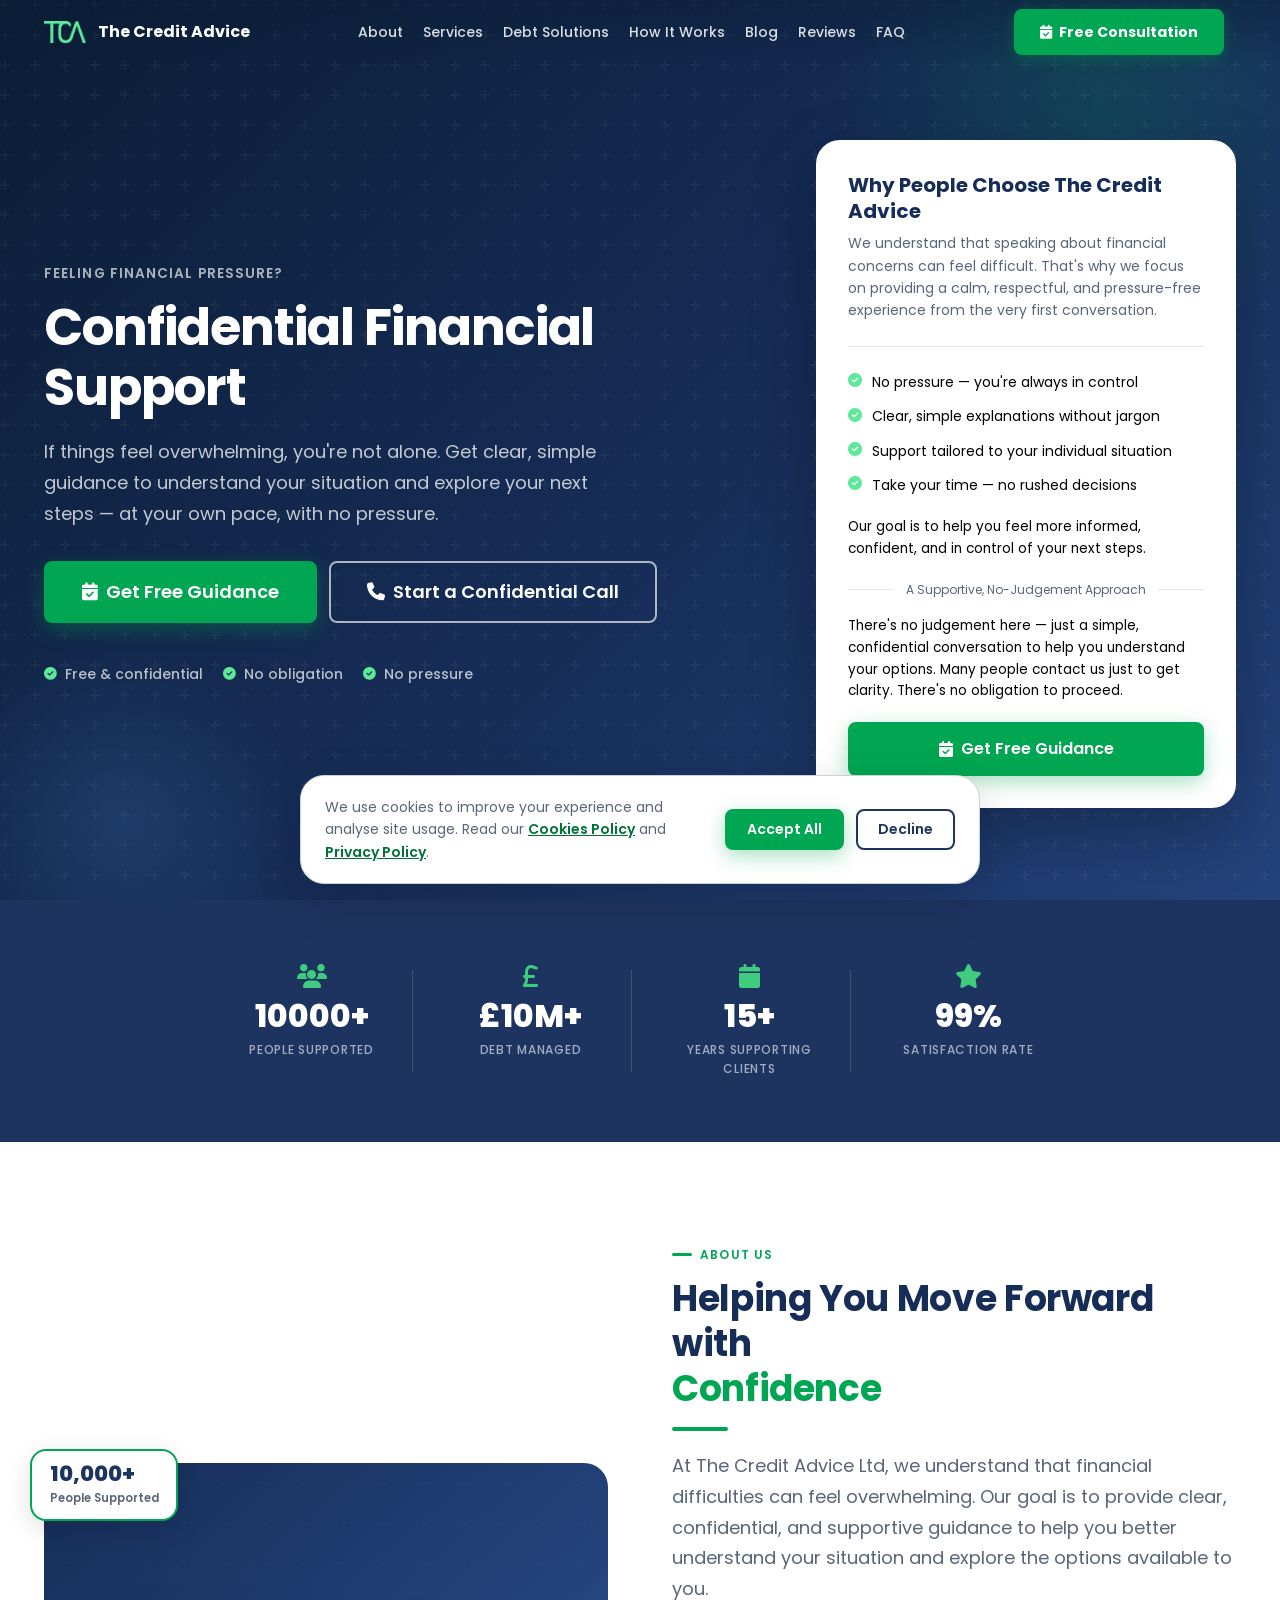
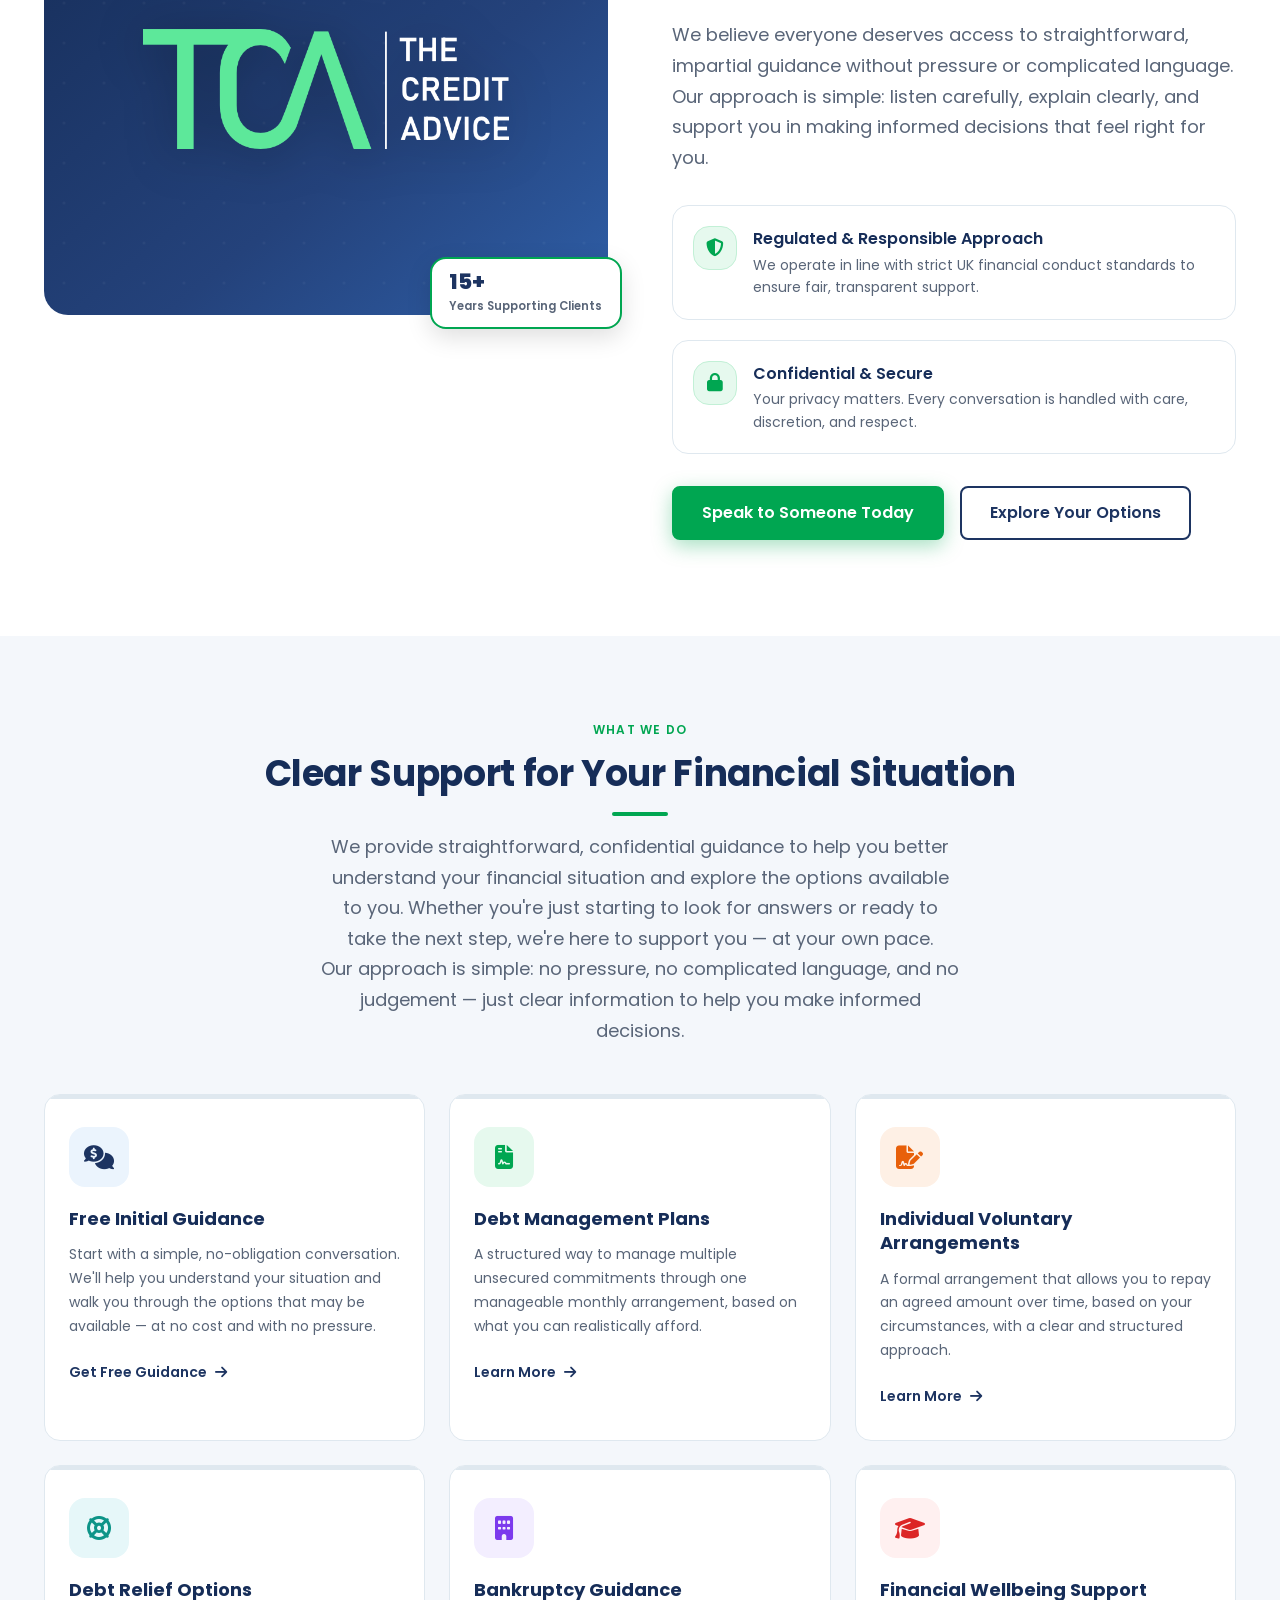
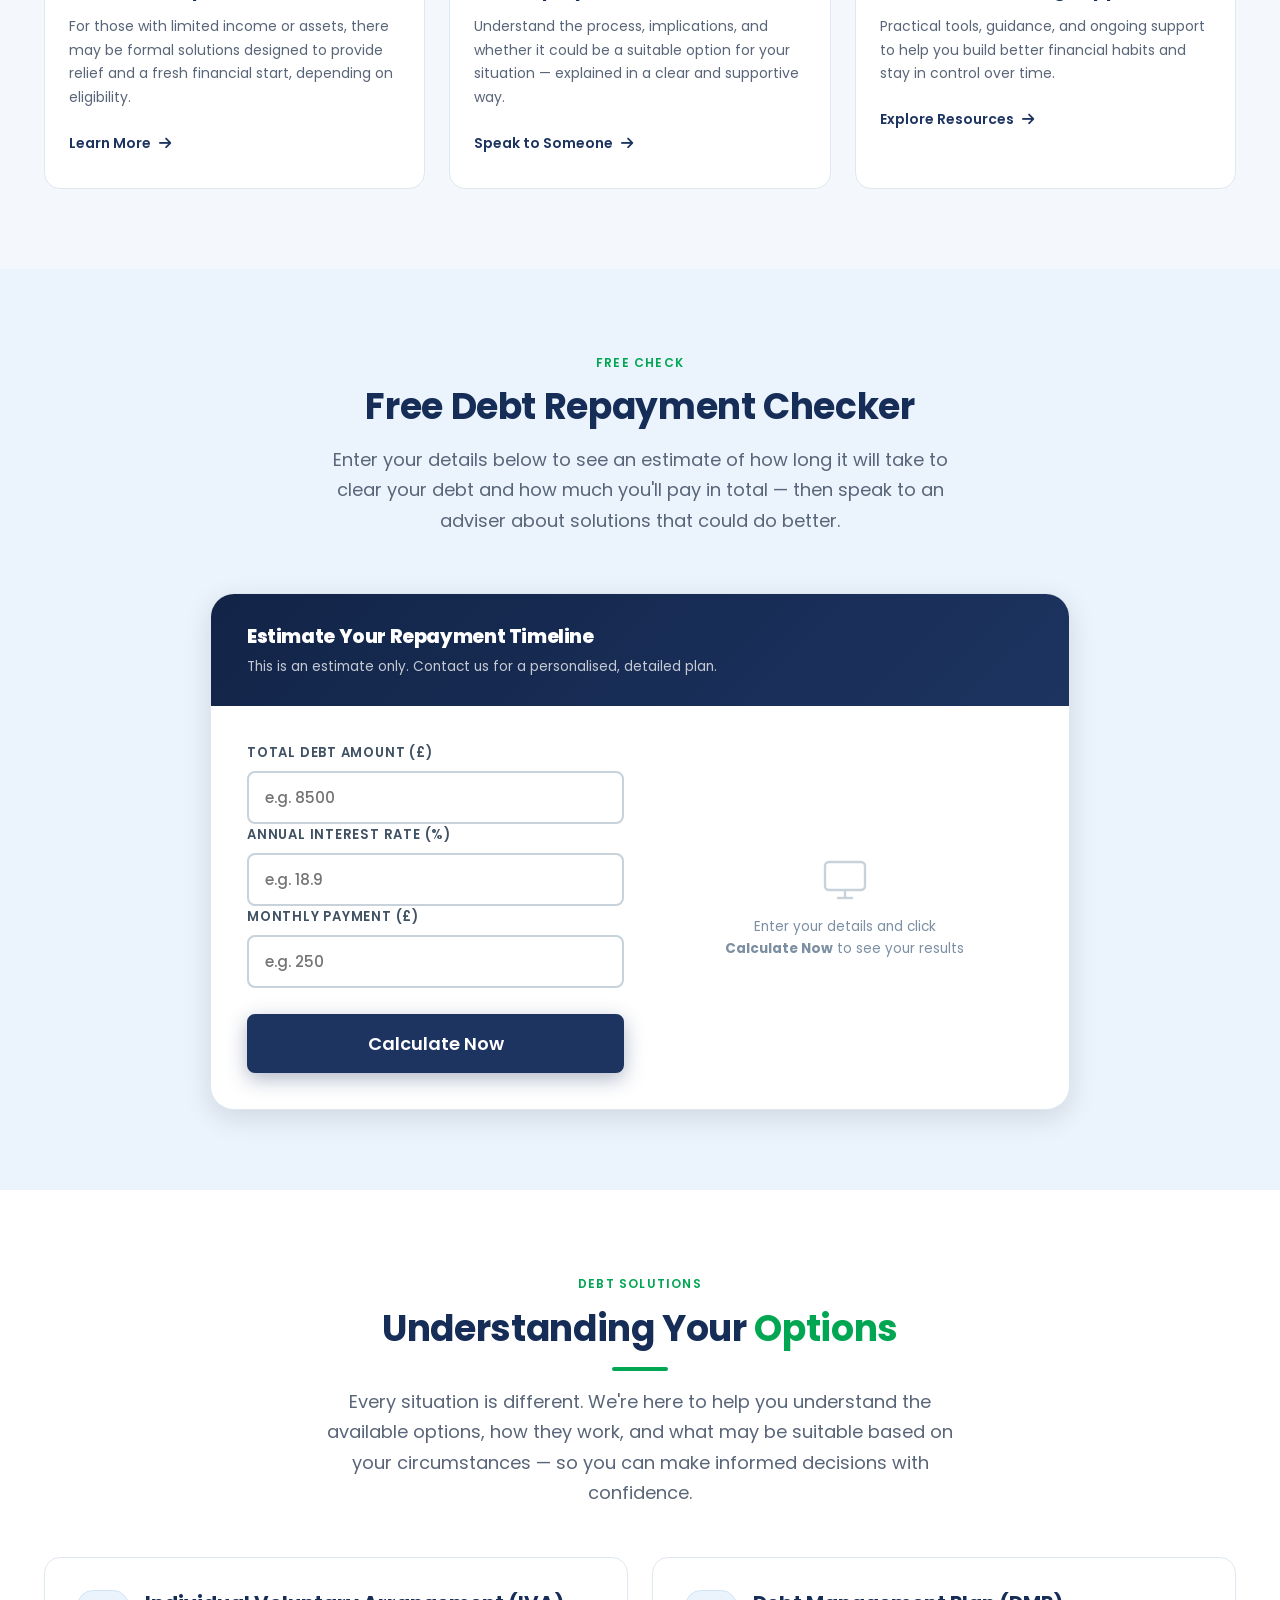
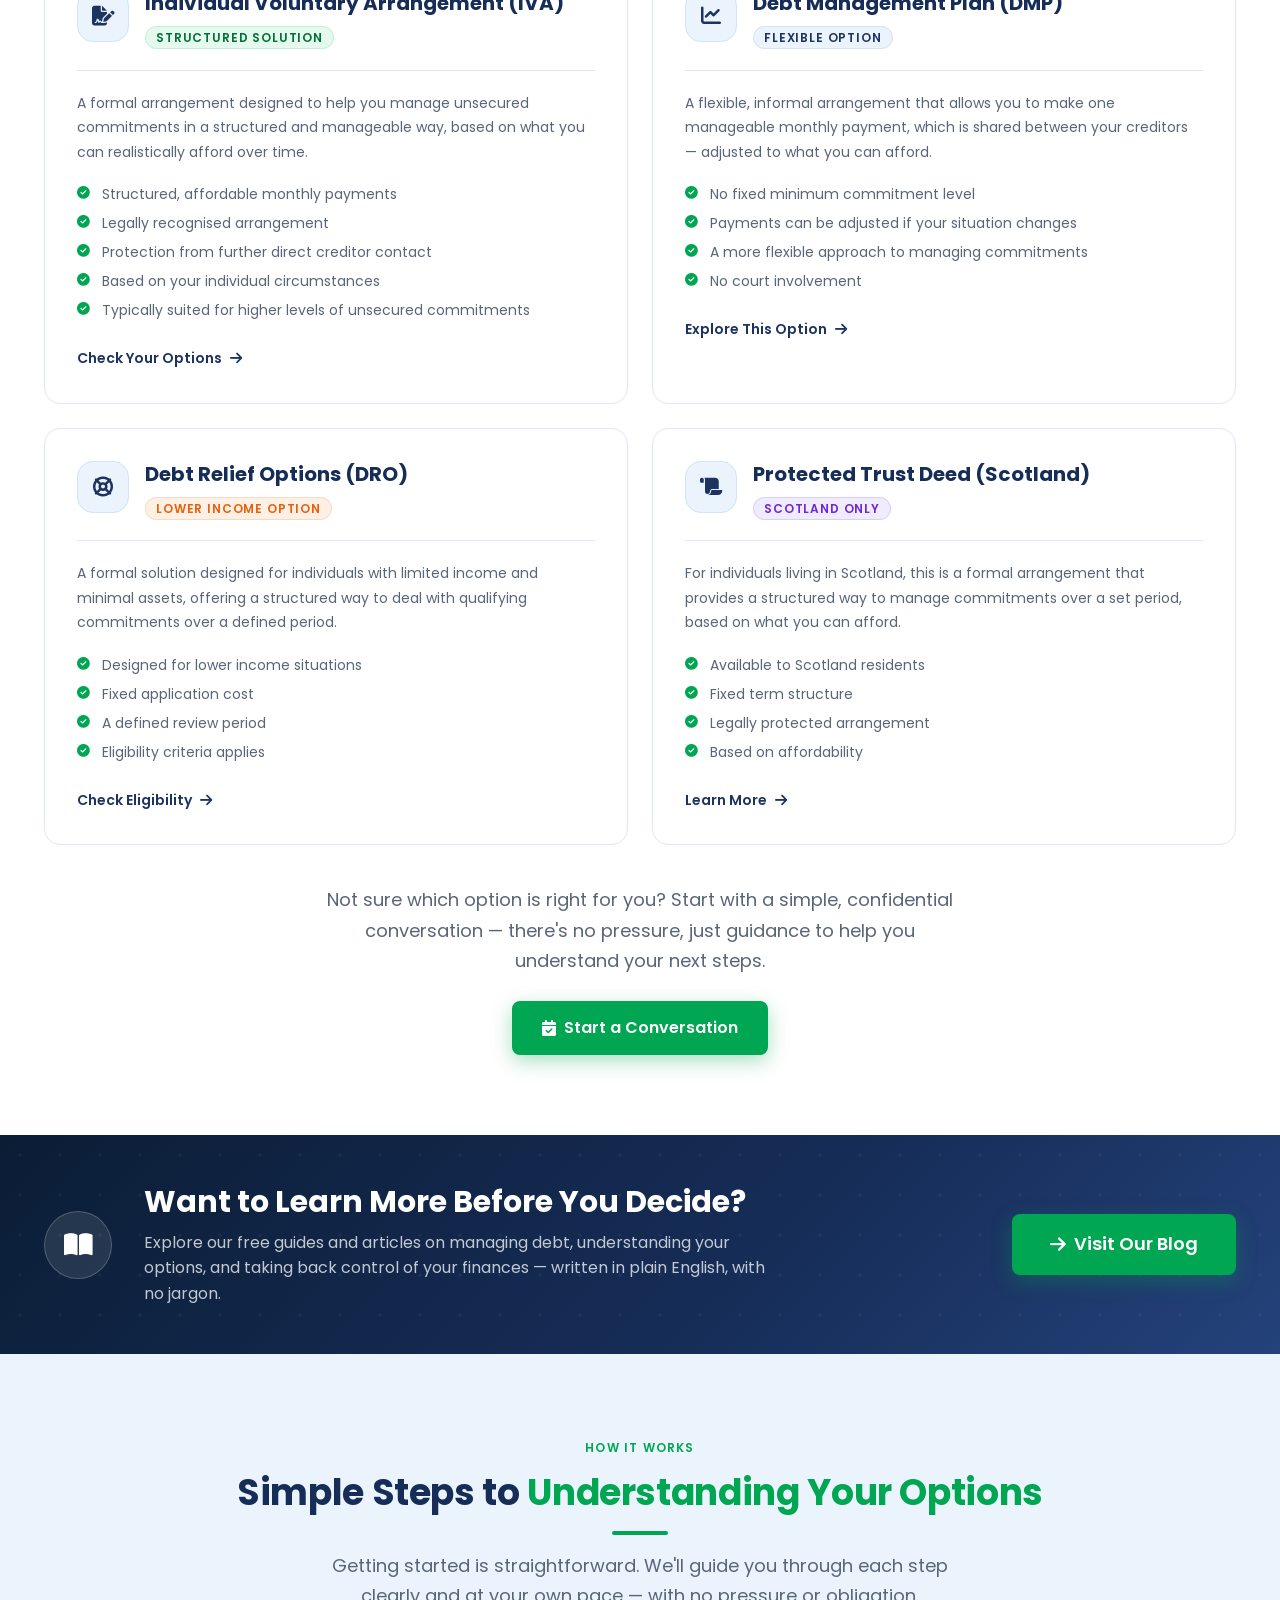
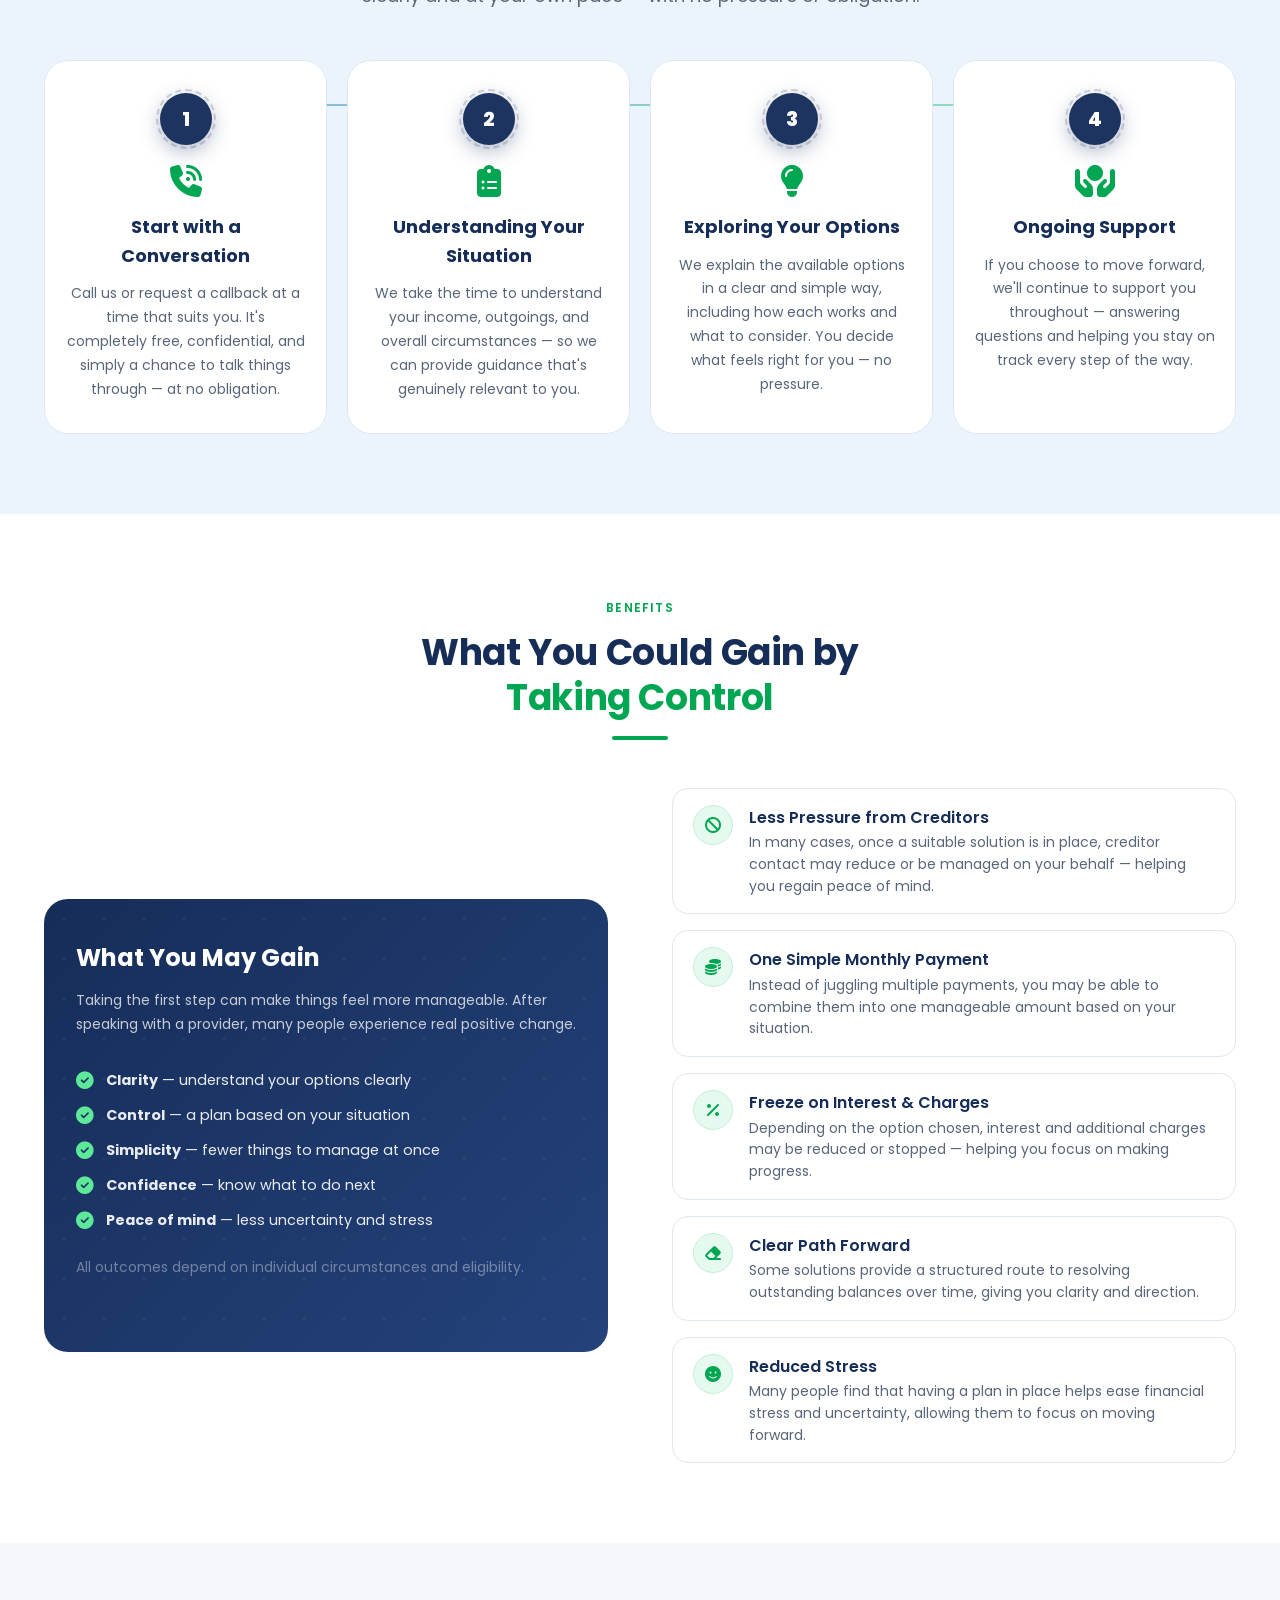
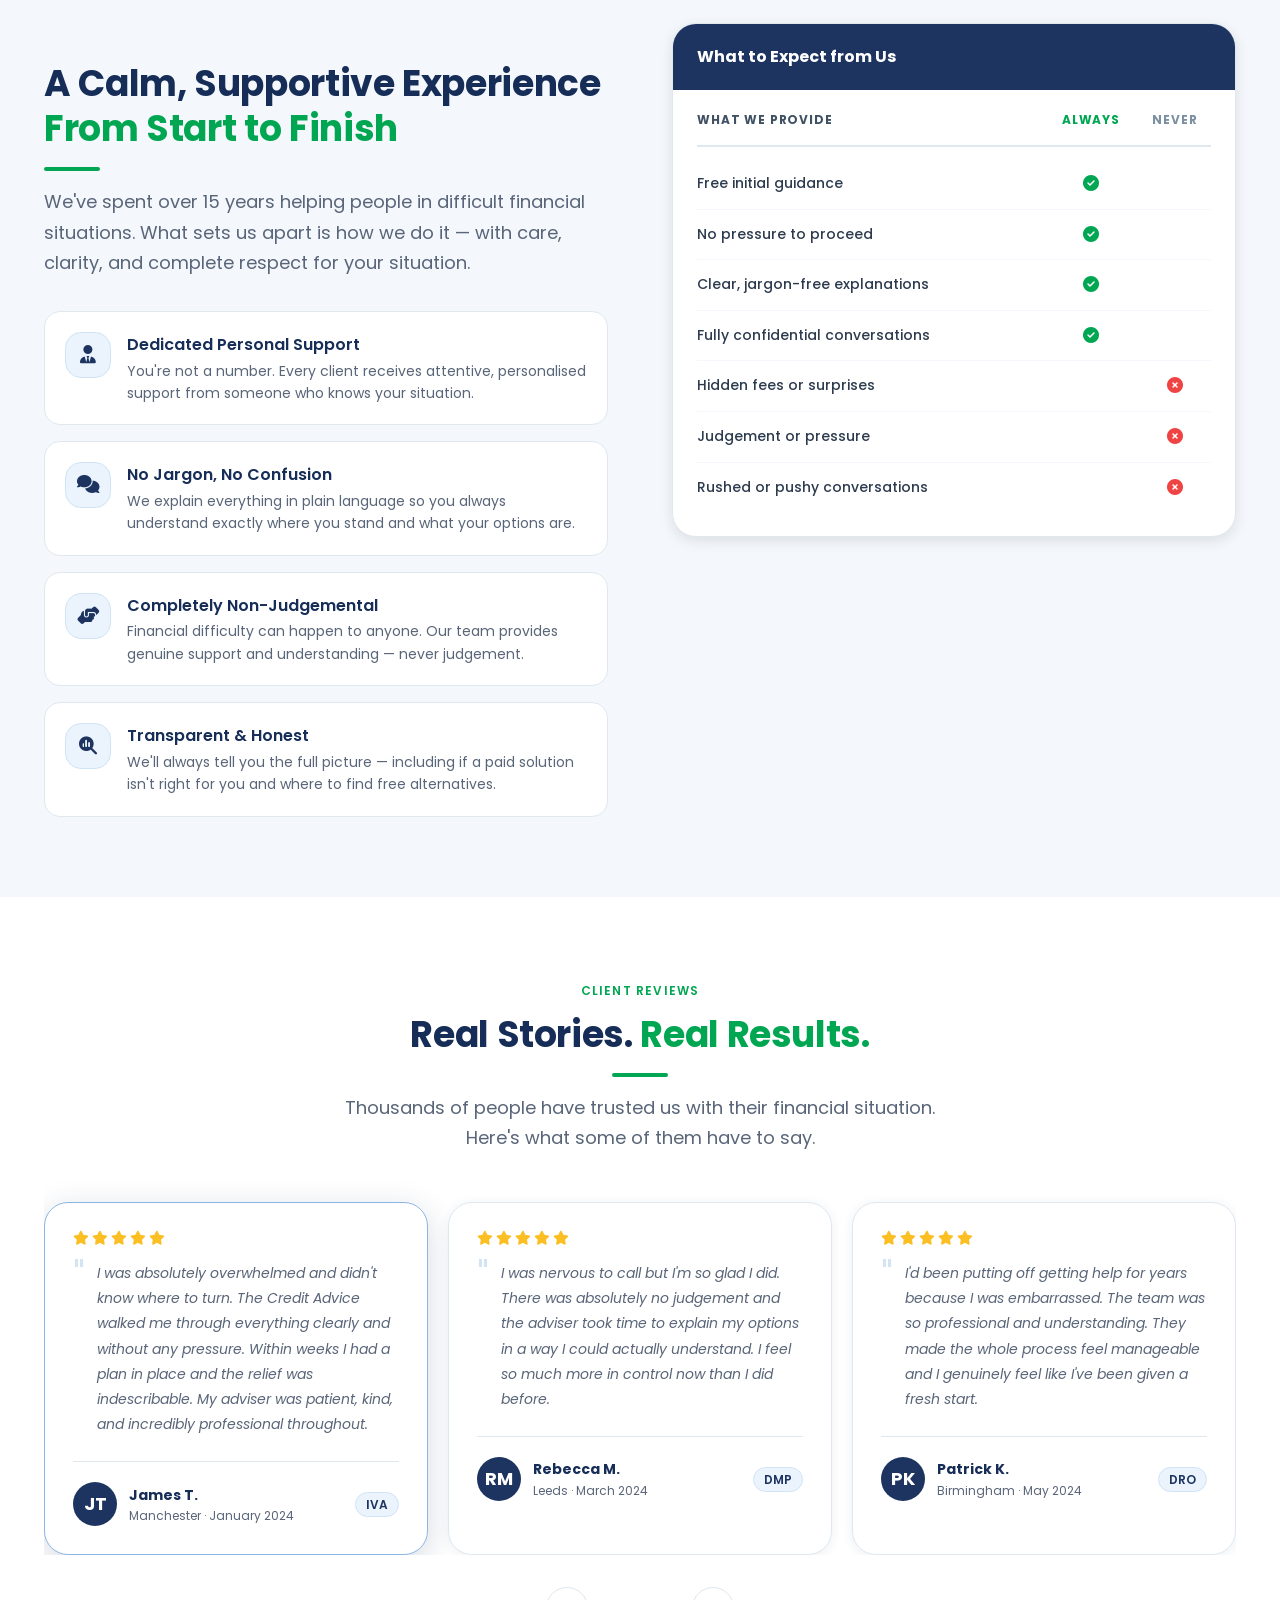
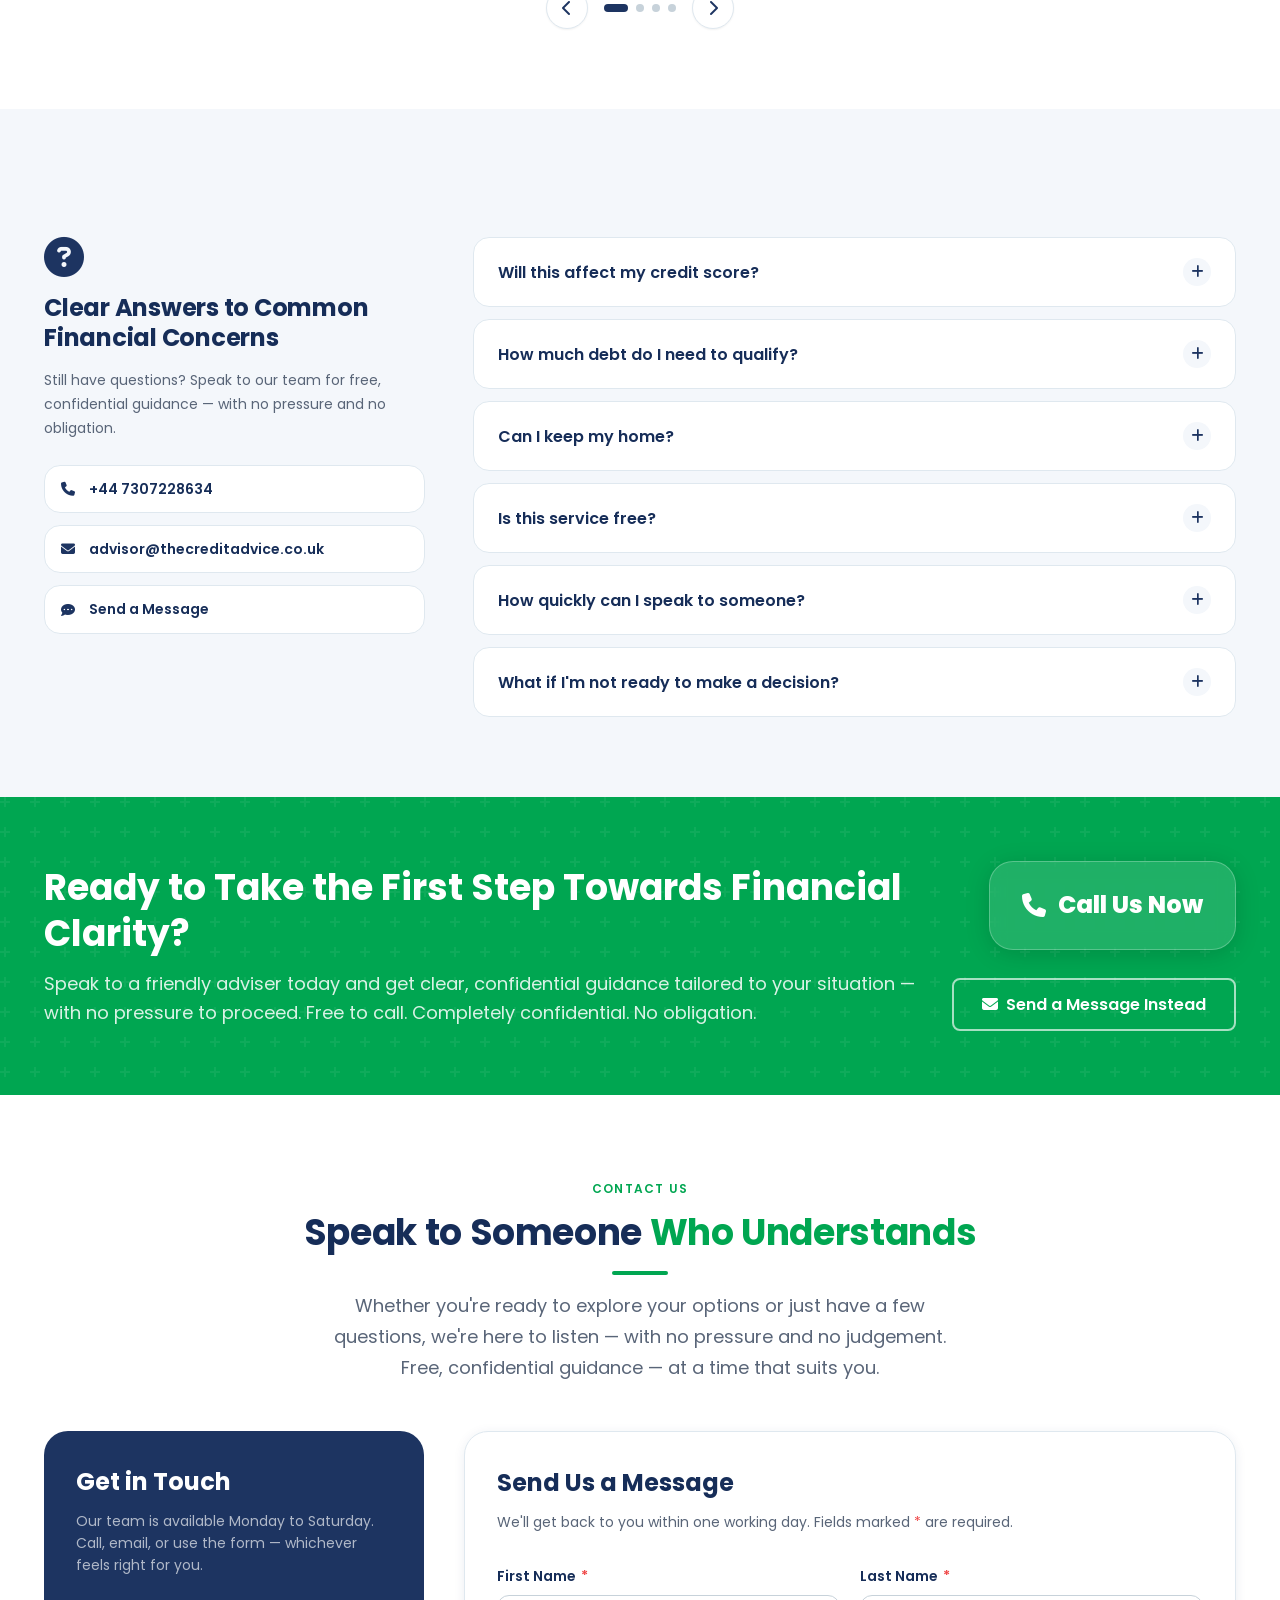
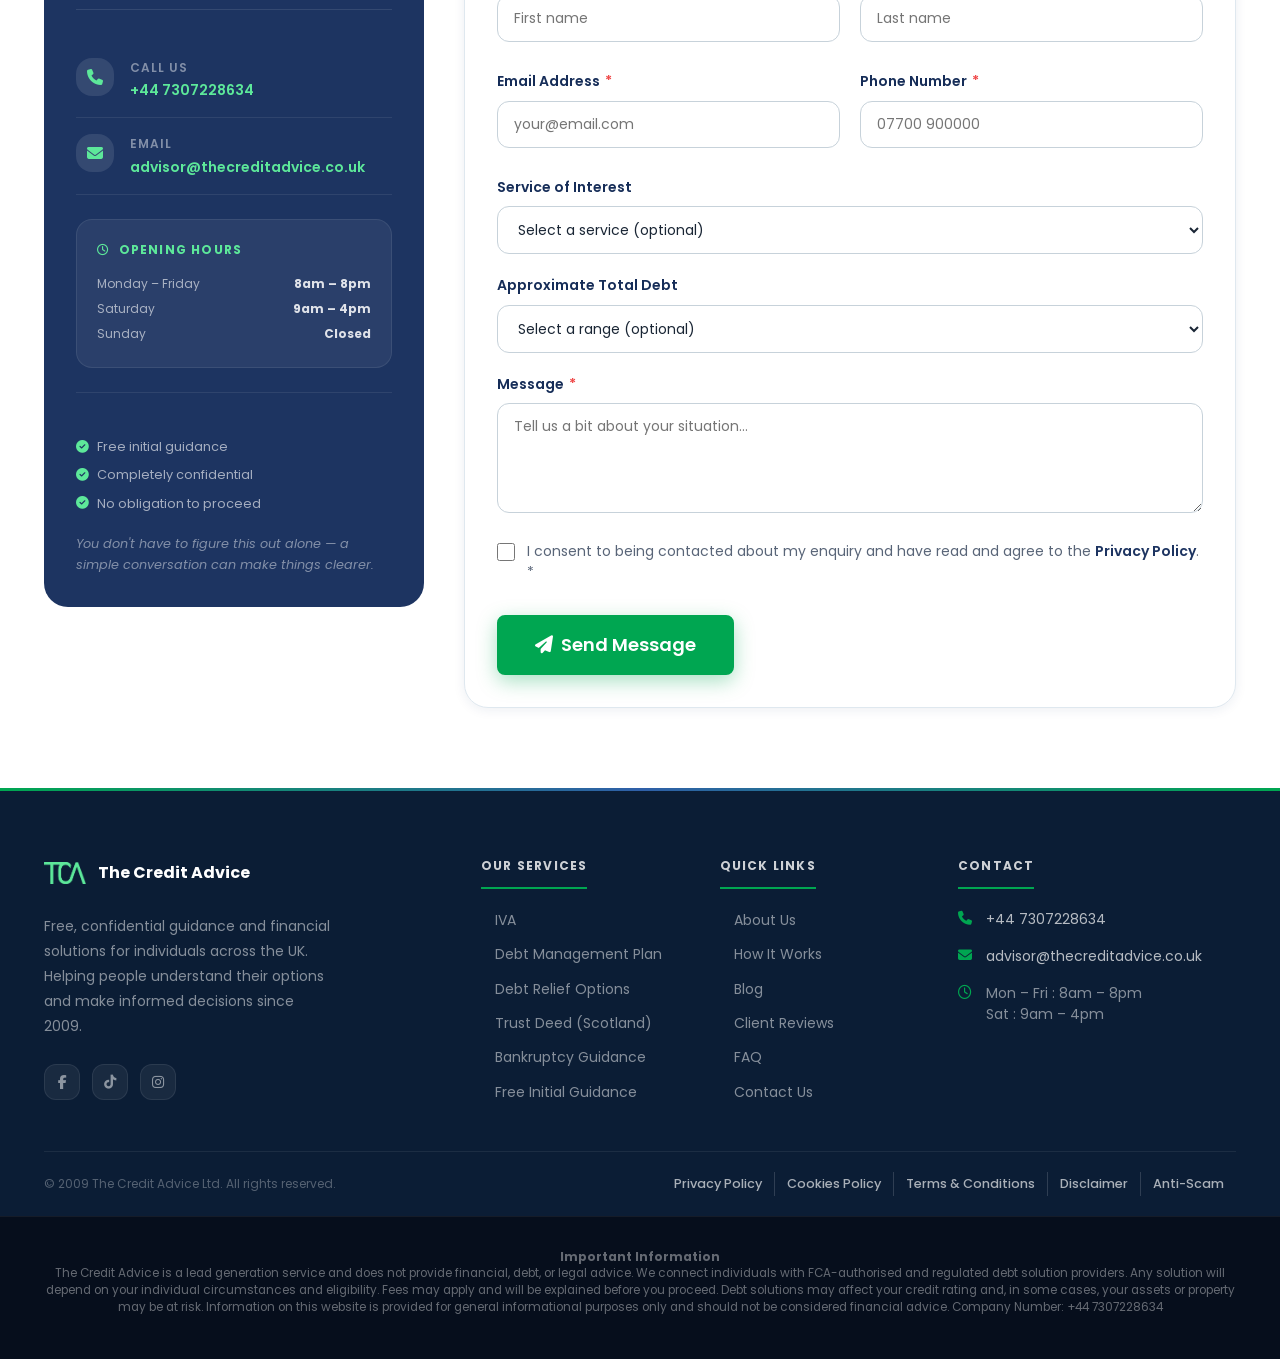
<file: index.html>
﻿<!doctype html>
<html lang="en">
  <head>
    <meta charset="UTF-8" />
    <meta name="viewport" content="width=device-width, initial-scale=1.0" />
    <title>The Credit Advice</title>
    <meta
      name="description"
      content="The Credit Advice provides free, confidential financial guidance and debt support to individuals across the UK. No pressure, no jargon — just clear, honest guidance."
    />
    <meta
      name="keywords"
      content="debt advice, financial guidance, IVA, debt management plan, debt relief, financial support UK"
    />
    <meta name="author" content="The Credit Advice Ltd" />
    <link rel="canonical" href="https://thecreditadvice.co.uk/" />
    <meta
      property="og:title"
      content="The Credit Advice – Confidential Financial Support"
    />
    <meta
      property="og:description"
      content="Free, confidential financial guidance with no pressure and no obligation. Understand your options at your own pace."
    />
    <meta property="og:type" content="website" />
    <meta property="og:url" content="https://thecreditadvice.co.uk/" />
    <!-- Favicon -->
    <link rel="icon" type="image/svg+xml" href="assets/images/favicon.svg" />
    <link rel="shortcut icon" href="assets/images/favicon.svg" />
    <!-- Fonts -->
    <link rel="preconnect" href="https://fonts.googleapis.com" />
    <link rel="preconnect" href="https://fonts.gstatic.com" crossorigin />
    <link
      href="https://fonts.googleapis.com/css2?family=Poppins:wght@400;500;600;700;800&display=swap"
      rel="stylesheet"
    />
    <!-- Icons -->
    <link
      rel="stylesheet"
      href="https://cdnjs.cloudflare.com/ajax/libs/font-awesome/6.5.1/css/all.min.css"
      crossorigin="anonymous"
    />
    <!-- Stylesheet -->
    <link rel="stylesheet" href="css/style.css" />
    <meta
      name="google-site-verification"
      content="_aGD2DHCEXJ6Y75FIzPjqzKHJYMvEQ2GRVEQfmYM61w"
    />
    <meta
      name="google-site-verification"
      content="h_rYCeV-FKy-9HRX60OiZMI5Zr5thJ5TuS_eFI6y4Uw"
    />
  </head>
  <body>
    <!-- ════════════════════════════════════════════════════════
     NAVIGATION
     ════════════════════════════════════════════════════════ -->
    <nav id="navbar" class="transparent" aria-label="Main navigation">
      <div class="container">
        <div class="nav-inner">
          <a href="#" class="nav-logo" aria-label="The Credit Advice – Home">
            <img
              src="assets/images/tca-logo.png"
              alt="The Credit Advice"
              class="nav-logo-img"
              aria-hidden="true"
            />
            <div class="nav-logo-words">
              <span class="nav-logo-name">The Credit Advice</span>
            </div>
          </a>
          <ul class="nav-links" role="list">
            <li><a href="#about">About</a></li>
            <li><a href="#services">Services</a></li>
            <li><a href="#debt-solutions">Debt Solutions</a></li>
            <li><a href="#how-we-work">How It Works</a></li>
            <li><a href="blog.html">Blog</a></li>
            <li><a href="#testimonials">Reviews</a></li>
            <li><a href="#faq">FAQ</a></li>
          </ul>
          <a href="#" class="btn btn-green nav-cta open-guidance-modal">
            <i class="fa-solid fa-calendar-check" aria-hidden="true"></i>
            Free Consultation
          </a>
          <button
            class="nav-hamburger"
            id="nav-hamburger"
            aria-label="Open menu"
            aria-expanded="false"
            aria-controls="nav-mobile"
          >
            <span></span><span></span><span></span>
          </button>
        </div>
      </div>
    </nav>

    <div
      class="nav-mobile"
      id="nav-mobile"
      role="dialog"
      aria-label="Mobile navigation"
    >
      <div class="container">
        <a href="#about">About Us</a>
        <a href="#services">Our Services</a>
        <a href="#debt-solutions">Debt Solutions</a>
        <a href="#how-we-work">How It Works</a>
        <a href="blog.html">Blog</a>
        <a href="#benefits">Benefits</a>
        <a href="#testimonials">Client Reviews</a>
        <a href="#faq">FAQ</a>
        <a href="#contact">Contact Us</a>
        <a href="tel:+447307228634" class="btn btn-green">
          <i class="fa-solid fa-phone" aria-hidden="true"></i> Call +44
          7307228634
        </a>
      </div>
    </div>

    <!-- ════════════════════════════════════════════════════════
     HERO
     ════════════════════════════════════════════════════════ -->
    <section id="hero" aria-label="Hero – Confidential financial support">
      <div class="hero-bg" aria-hidden="true"></div>
      <div class="hero-pattern" aria-hidden="true"></div>
      <div class="hero-shape-1" aria-hidden="true"></div>
      <div class="hero-shape-2" aria-hidden="true"></div>

      <div class="hero-content">
        <div class="container">
          <div class="hero-grid">
            <div class="hero-text">
              <p class="hero-pretitle">Feeling Financial Pressure?</p>
              <h1 class="hero-h1">Confidential Financial Support<br /></h1>
              <p class="hero-lead">
                If things feel overwhelming, you're not alone. Get clear, simple
                guidance to understand your situation and explore your next
                steps — at your own pace, with no pressure.
              </p>
              <div class="hero-btns">
                <a href="#contact" class="btn btn-green btn-lg">
                  <i class="fa-solid fa-calendar-check" aria-hidden="true"></i>
                  Get Free Guidance
                </a>
                <a
                  href="tel:+447307228634"
                  class="btn btn-outline-white btn-lg"
                >
                  <i class="fa-solid fa-phone" aria-hidden="true"></i>
                  Start a Confidential Call
                </a>
              </div>
              <div class="hero-trust-row">
                <div class="hero-trust-item">
                  <i class="fa-solid fa-circle-check" aria-hidden="true"></i
                  ><span>Free &amp; confidential</span>
                </div>
                <div class="hero-trust-item">
                  <i class="fa-solid fa-circle-check" aria-hidden="true"></i
                  ><span>No obligation</span>
                </div>
                <div class="hero-trust-item">
                  <i class="fa-solid fa-circle-check" aria-hidden="true"></i
                  ><span>No pressure</span>
                </div>
              </div>
            </div>

            <div class="hero-form-card reveal-right">
              <h2 class="hero-form-title">
                Why People Choose The Credit Advice
              </h2>
              <p class="hero-form-sub">
                We understand that speaking about financial concerns can feel
                difficult. That's why we focus on providing a calm, respectful,
                and pressure-free experience from the very first conversation.
              </p>
              <div class="hfc-checklist">
                <div class="hfc-check-row">
                  <i
                    class="fa-solid fa-circle-check hfc-check-icon"
                    aria-hidden="true"
                  ></i
                  ><span>No pressure — you're always in control</span>
                </div>
                <div class="hfc-check-row">
                  <i
                    class="fa-solid fa-circle-check hfc-check-icon"
                    aria-hidden="true"
                  ></i
                  ><span>Clear, simple explanations without jargon</span>
                </div>
                <div class="hfc-check-row">
                  <i
                    class="fa-solid fa-circle-check hfc-check-icon"
                    aria-hidden="true"
                  ></i
                  ><span>Support tailored to your individual situation</span>
                </div>
                <div class="hfc-check-row">
                  <i
                    class="fa-solid fa-circle-check hfc-check-icon"
                    aria-hidden="true"
                  ></i
                  ><span>Take your time — no rushed decisions</span>
                </div>
              </div>
              <p class="hfc-note">
                Our goal is to help you feel more informed, confident, and in
                control of your next steps.
              </p>
              <div class="hfc-divider">A Supportive, No-Judgement Approach</div>
              <p class="hfc-note--top">
                There's no judgement here — just a simple, confidential
                conversation to help you understand your options. Many people
                contact us just to get clarity. There's no obligation to
                proceed.
              </p>
              <a href="#contact" class="btn btn-green btn-full">
                <i class="fa-solid fa-calendar-check" aria-hidden="true"></i>
                Get Free Guidance
              </a>
            </div>
          </div>
        </div>
      </div>
    </section>

    <!-- ════════════════════════════════════════════════════════
     STATS BAR
     ════════════════════════════════════════════════════════ -->
    <section id="stats" aria-label="Key statistics">
      <div class="container">
        <div class="stats-grid">
          <div class="stat-item reveal">
            <i class="stat-icon fa-solid fa-users" aria-hidden="true"></i>
            <div class="stat-num">
              <span class="stat-val" data-count="10000" data-suffix="+">0</span>
            </div>
            <div class="stat-label">People Supported</div>
          </div>
          <div class="stat-item reveal delay-1">
            <i
              class="stat-icon fa-solid fa-sterling-sign"
              aria-hidden="true"
            ></i>
            <div class="stat-num">
              £<span class="stat-val" data-count="10" data-suffix="M+">0</span>
            </div>
            <div class="stat-label">Debt Managed</div>
          </div>
          <div class="stat-item reveal delay-2">
            <i class="stat-icon fa-solid fa-calendar" aria-hidden="true"></i>
            <div class="stat-num">
              <span class="stat-val" data-count="15" data-suffix="+">0</span>
            </div>
            <div class="stat-label">Years Supporting Clients</div>
          </div>
          <div class="stat-item reveal delay-3">
            <i class="stat-icon fa-solid fa-star" aria-hidden="true"></i>
            <div class="stat-num">
              <span class="stat-val" data-count="99" data-suffix="%">0</span>
            </div>
            <div class="stat-label">Satisfaction Rate</div>
          </div>
        </div>
      </div>
    </section>

    <!-- ════════════════════════════════════════════════════════
     ABOUT
     ════════════════════════════════════════════════════════ -->
    <section id="about" class="section-pad" aria-labelledby="about-title">
      <div class="container">
        <div class="about-grid">
          <div class="about-visual reveal-left">
            <div class="about-img-block">
              <img
                src="assets/images/TCA.png"
                alt="The Credit Advice Logo"
                class="about-logo-img"
              />
            </div>
            <div class="about-badge about-badge--top">
              <div class="about-badge-value">10,000+</div>
              <div class="about-badge-label">People Supported</div>
            </div>
            <div class="about-badge about-badge--bottom">
              <div class="about-badge-value">15+</div>
              <div class="about-badge-label">Years Supporting Clients</div>
            </div>
          </div>

          <div class="about-copy reveal-right">
            <p class="section-label">About Us</p>
            <h2 id="about-title" class="section-title">
              Helping You Move Forward with<br /><span>Confidence</span>
            </h2>
            <span class="title-underline" aria-hidden="true"></span>
            <p class="section-sub mt-5">
              At The Credit Advice Ltd, we understand that financial
              difficulties can feel overwhelming. Our goal is to provide clear,
              confidential, and supportive guidance to help you better
              understand your situation and explore the options available to
              you.
            </p>
            <p class="section-sub mt-4">
              We believe everyone deserves access to straightforward, impartial
              guidance without pressure or complicated language. Our approach is
              simple: listen carefully, explain clearly, and support you in
              making informed decisions that feel right for you.
            </p>
            <div class="about-points">
              <div class="about-point reveal delay-2">
                <div class="about-point-icon">
                  <i class="fa-solid fa-shield-halved" aria-hidden="true"></i>
                </div>
                <div class="about-point-text">
                  <h4>Regulated &amp; Responsible Approach</h4>
                  <p>
                    We operate in line with strict UK financial conduct
                    standards to ensure fair, transparent support.
                  </p>
                </div>
              </div>
              <div class="about-point reveal delay-3">
                <div class="about-point-icon">
                  <i class="fa-solid fa-lock" aria-hidden="true"></i>
                </div>
                <div class="about-point-text">
                  <h4>Confidential &amp; Secure</h4>
                  <p>
                    Your privacy matters. Every conversation is handled with
                    care, discretion, and respect.
                  </p>
                </div>
              </div>
            </div>
            <div class="about-cta-row">
              <a href="#contact" class="btn btn-green"
                >Speak to Someone Today</a
              >
              <a href="#services" class="btn btn-outline-blue"
                >Explore Your Options</a
              >
            </div>
          </div>
        </div>
      </div>
    </section>

    <!-- ════════════════════════════════════════════════════════
     SERVICES
     ════════════════════════════════════════════════════════ -->
    <section
      id="services"
      class="section-pad bg-alt"
      aria-labelledby="services-title"
    >
      <div class="container">
        <div class="text-center reveal">
          <p class="section-label">What We Do</p>
          <h2 id="services-title" class="section-title">
            Clear Support for Your Financial Situation
          </h2>
          <span class="title-underline" aria-hidden="true"></span>
          <p class="section-sub mt-4">
            We provide straightforward, confidential guidance to help you better
            understand your financial situation and explore the options
            available to you. Whether you're just starting to look for answers
            or ready to take the next step, we're here to support you — at your
            own pace.
          </p>
          <p class="section-sub">
            Our approach is simple: no pressure, no complicated language, and no
            judgement — just clear information to help you make informed
            decisions.
          </p>
        </div>
        <div class="services-grid" role="list">
          <article class="service-card reveal delay-1" role="listitem">
            <div class="sc-icon sc-blue">
              <i class="fa-solid fa-comments-dollar" aria-hidden="true"></i>
            </div>
            <h3>Free Initial Guidance</h3>
            <p>
              Start with a simple, no-obligation conversation. We'll help you
              understand your situation and walk you through the options that
              may be available — at no cost and with no pressure.
            </p>
            <a href="#contact" class="service-card-link"
              >Get Free Guidance
              <i class="fa-solid fa-arrow-right" aria-hidden="true"></i
            ></a>
          </article>
          <article class="service-card reveal delay-2" role="listitem">
            <div class="sc-icon sc-green">
              <i class="fa-solid fa-file-contract" aria-hidden="true"></i>
            </div>
            <h3>Debt Management Plans</h3>
            <p>
              A structured way to manage multiple unsecured commitments through
              one manageable monthly arrangement, based on what you can
              realistically afford.
            </p>
            <a href="#debt-solutions" class="service-card-link"
              >Learn More
              <i class="fa-solid fa-arrow-right" aria-hidden="true"></i
            ></a>
          </article>
          <article class="service-card reveal delay-3" role="listitem">
            <div class="sc-icon sc-orange">
              <i class="fa-solid fa-file-signature" aria-hidden="true"></i>
            </div>
            <h3>Individual Voluntary Arrangements</h3>
            <p>
              A formal arrangement that allows you to repay an agreed amount
              over time, based on your circumstances, with a clear and
              structured approach.
            </p>
            <a href="#debt-solutions" class="service-card-link"
              >Learn More
              <i class="fa-solid fa-arrow-right" aria-hidden="true"></i
            ></a>
          </article>
          <article class="service-card reveal delay-1" role="listitem">
            <div class="sc-icon sc-teal">
              <i class="fa-solid fa-life-ring" aria-hidden="true"></i>
            </div>
            <h3>Debt Relief Options</h3>
            <p>
              For those with limited income or assets, there may be formal
              solutions designed to provide relief and a fresh financial start,
              depending on eligibility.
            </p>
            <a href="#debt-solutions" class="service-card-link"
              >Learn More
              <i class="fa-solid fa-arrow-right" aria-hidden="true"></i
            ></a>
          </article>
          <article class="service-card reveal delay-2" role="listitem">
            <div class="sc-icon sc-purple">
              <i class="fa-solid fa-building" aria-hidden="true"></i>
            </div>
            <h3>Bankruptcy Guidance</h3>
            <p>
              Understand the process, implications, and whether it could be a
              suitable option for your situation — explained in a clear and
              supportive way.
            </p>
            <a href="#contact" class="service-card-link"
              >Speak to Someone
              <i class="fa-solid fa-arrow-right" aria-hidden="true"></i
            ></a>
          </article>
          <article class="service-card reveal delay-3" role="listitem">
            <div class="sc-icon sc-red">
              <i class="fa-solid fa-graduation-cap" aria-hidden="true"></i>
            </div>
            <h3>Financial Wellbeing Support</h3>
            <p>
              Practical tools, guidance, and ongoing support to help you build
              better financial habits and stay in control over time.
            </p>
            <a href="#contact" class="service-card-link"
              >Explore Resources
              <i class="fa-solid fa-arrow-right" aria-hidden="true"></i
            ></a>
          </article>
        </div>
      </div>
    </section>

    <!-- ════════════════════════════════════════════════════════
     DEBT CALCULATOR
     ════════════════════════════════════════════════════════ -->
    <section class="calculator-section section-pad bg-blue-50" id="calculator">
      <div class="container">
        <div class="text-center reveal">
          <span class="section-label">Free Check</span>
          <h2 class="section-title">Free Debt Repayment Checker</h2>
          <p class="section-sub">
            Enter your details below to see an estimate of how long it will take
            to clear your debt and how much you'll pay in total — then speak to
            an adviser about solutions that could do better.
          </p>
        </div>
        <div class="calc-wrapper reveal">
          <div class="calc-header">
            <h3>Estimate Your Repayment Timeline</h3>
            <p>
              This is an estimate only. Contact us for a personalised, detailed
              plan.
            </p>
          </div>
          <div class="calc-body">
            <div class="calc-inputs">
              <form id="calcForm">
                <div class="calc-field">
                  <label for="totalDebt">Total Debt Amount (£)</label>
                  <input
                    type="number"
                    id="totalDebt"
                    placeholder="e.g. 8500"
                    min="1"
                    step="1"
                    required
                  />
                </div>
                <div class="calc-field">
                  <label for="interestRate">Annual Interest Rate (%)</label>
                  <input
                    type="number"
                    id="interestRate"
                    placeholder="e.g. 18.9"
                    min="0"
                    step="0.1"
                    required
                  />
                </div>
                <div class="calc-field">
                  <label for="monthlyPayment">Monthly Payment (£)</label>
                  <input
                    type="number"
                    id="monthlyPayment"
                    placeholder="e.g. 250"
                    min="1"
                    step="1"
                    required
                  />
                </div>
                <p id="calcError" class="calc-error-text"></p>
                <br />
                <button type="submit" class="btn btn-blue btn-lg calc-btn">
                  Calculate Now
                </button>
              </form>
            </div>
            <div class="calc-results" id="calcResults">
              <div class="calc-result-card">
                <p>Estimated Time to Debt-Free</p>
                <strong id="resultMonths">—</strong>
                <span>Based on your current payment amount</span>
              </div>
              <div class="calc-result-card green-border">
                <p>Total Amount You'll Pay</p>
                <strong id="resultTotal">—</strong>
                <span>Including principal and interest</span>
              </div>
              <div class="calc-result-card amber-border">
                <p>Total Interest Paid</p>
                <strong id="resultInterest">—</strong>
                <span
                  >A formal debt solution could reduce or write off this</span
                >
              </div>
              <a href="#contact" class="btn btn-green"
                >Get a Better Plan — Free</a
              >
            </div>
            <div class="calc-placeholder" id="calcPlaceholder">
              <svg viewBox="0 0 24 24">
                <rect x="2" y="3" width="20" height="14" rx="2" />
                <line x1="8" y1="21" x2="16" y2="21" />
                <line x1="12" y1="17" x2="12" y2="21" />
              </svg>
              <p>
                Enter your details and click<br /><strong>Calculate Now</strong>
                to see your results
              </p>
            </div>
          </div>
        </div>
      </div>
    </section>

    <!-- ════════════════════════════════════════════════════════
     DEBT SOLUTIONS
     ════════════════════════════════════════════════════════ -->
    <section
      id="debt-solutions"
      class="section-pad"
      aria-labelledby="debt-title"
    >
      <div class="container">
        <div class="text-center reveal">
          <p class="section-label">Debt Solutions</p>
          <h2 id="debt-title" class="section-title">
            Understanding Your <span>Options</span>
          </h2>
          <span class="title-underline" aria-hidden="true"></span>
          <p class="section-sub mt-4">
            Every situation is different. We're here to help you understand the
            available options, how they work, and what may be suitable based on
            your circumstances — so you can make informed decisions with
            confidence.
          </p>
        </div>
        <div class="debt-solutions-grid">
          <article class="debt-card reveal delay-1">
            <div class="debt-card-head">
              <div class="dc-icon">
                <i class="fa-solid fa-file-signature" aria-hidden="true"></i>
              </div>
              <div class="dc-head-text">
                <h3>Individual Voluntary Arrangement (IVA)</h3>
                <span class="dc-tag tag-popular">Structured Solution</span>
              </div>
            </div>
            <p>
              A formal arrangement designed to help you manage unsecured
              commitments in a structured and manageable way, based on what you
              can realistically afford over time.
            </p>
            <ul class="dc-list" aria-label="IVA key features">
              <li>
                <i class="fa-solid fa-circle-check" aria-hidden="true"></i
                >Structured, affordable monthly payments
              </li>
              <li>
                <i class="fa-solid fa-circle-check" aria-hidden="true"></i
                >Legally recognised arrangement
              </li>
              <li>
                <i class="fa-solid fa-circle-check" aria-hidden="true"></i
                >Protection from further direct creditor contact
              </li>
              <li>
                <i class="fa-solid fa-circle-check" aria-hidden="true"></i>Based
                on your individual circumstances
              </li>
              <li>
                <i class="fa-solid fa-circle-check" aria-hidden="true"></i
                >Typically suited for higher levels of unsecured commitments
              </li>
            </ul>
            <a href="#contact" class="dc-cta"
              >Check Your Options
              <i class="fa-solid fa-arrow-right" aria-hidden="true"></i
            ></a>
          </article>

          <article class="debt-card reveal delay-2">
            <div class="debt-card-head">
              <div class="dc-icon">
                <i class="fa-solid fa-chart-line" aria-hidden="true"></i>
              </div>
              <div class="dc-head-text">
                <h3>Debt Management Plan (DMP)</h3>
                <span class="dc-tag tag-recommended">Flexible Option</span>
              </div>
            </div>
            <p>
              A flexible, informal arrangement that allows you to make one
              manageable monthly payment, which is shared between your creditors
              — adjusted to what you can afford.
            </p>
            <ul class="dc-list" aria-label="DMP key features">
              <li>
                <i class="fa-solid fa-circle-check" aria-hidden="true"></i>No
                fixed minimum commitment level
              </li>
              <li>
                <i class="fa-solid fa-circle-check" aria-hidden="true"></i
                >Payments can be adjusted if your situation changes
              </li>
              <li>
                <i class="fa-solid fa-circle-check" aria-hidden="true"></i>A
                more flexible approach to managing commitments
              </li>
              <li>
                <i class="fa-solid fa-circle-check" aria-hidden="true"></i>No
                court involvement
              </li>
            </ul>
            <a href="#contact" class="dc-cta"
              >Explore This Option
              <i class="fa-solid fa-arrow-right" aria-hidden="true"></i
            ></a>
          </article>

          <article class="debt-card reveal delay-3">
            <div class="debt-card-head">
              <div class="dc-icon">
                <i class="fa-solid fa-life-ring" aria-hidden="true"></i>
              </div>
              <div class="dc-head-text">
                <h3>Debt Relief Options (DRO)</h3>
                <span class="dc-tag tag-lowdebt">Lower Income Option</span>
              </div>
            </div>
            <p>
              A formal solution designed for individuals with limited income and
              minimal assets, offering a structured way to deal with qualifying
              commitments over a defined period.
            </p>
            <ul class="dc-list" aria-label="DRO key features">
              <li>
                <i class="fa-solid fa-circle-check" aria-hidden="true"></i
                >Designed for lower income situations
              </li>
              <li>
                <i class="fa-solid fa-circle-check" aria-hidden="true"></i>Fixed
                application cost
              </li>
              <li>
                <i class="fa-solid fa-circle-check" aria-hidden="true"></i>A
                defined review period
              </li>
              <li>
                <i class="fa-solid fa-circle-check" aria-hidden="true"></i
                >Eligibility criteria applies
              </li>
            </ul>
            <a href="#contact" class="dc-cta"
              >Check Eligibility
              <i class="fa-solid fa-arrow-right" aria-hidden="true"></i
            ></a>
          </article>

          <article class="debt-card reveal delay-4">
            <div class="debt-card-head">
              <div class="dc-icon">
                <i class="fa-solid fa-scroll" aria-hidden="true"></i>
              </div>
              <div class="dc-head-text">
                <h3>Protected Trust Deed (Scotland)</h3>
                <span class="dc-tag tag-scotland">Scotland Only</span>
              </div>
            </div>
            <p>
              For individuals living in Scotland, this is a formal arrangement
              that provides a structured way to manage commitments over a set
              period, based on what you can afford.
            </p>
            <ul class="dc-list" aria-label="Trust Deed key features">
              <li>
                <i class="fa-solid fa-circle-check" aria-hidden="true"></i
                >Available to Scotland residents
              </li>
              <li>
                <i class="fa-solid fa-circle-check" aria-hidden="true"></i>Fixed
                term structure
              </li>
              <li>
                <i class="fa-solid fa-circle-check" aria-hidden="true"></i
                >Legally protected arrangement
              </li>
              <li>
                <i class="fa-solid fa-circle-check" aria-hidden="true"></i>Based
                on affordability
              </li>
            </ul>
            <a href="#contact" class="dc-cta"
              >Learn More
              <i class="fa-solid fa-arrow-right" aria-hidden="true"></i
            ></a>
          </article>
        </div>
        <div class="text-center mt-10">
          <p class="section-sub">
            Not sure which option is right for you? Start with a simple,
            confidential conversation — there's no pressure, just guidance to
            help you understand your next steps.
          </p>
          <a href="#contact" class="btn btn-green mt-6">
            <i class="fa-solid fa-calendar-check" aria-hidden="true"></i> Start
            a Conversation
          </a>
        </div>
      </div>
    </section>

    <!-- ════════════════════════════════════════════════════════
     BLOG CTA BANNER
     ════════════════════════════════════════════════════════ -->
    <section id="blog-cta" aria-label="Visit our blog">
      <div class="container">
        <div class="blog-cta-inner reveal">
          <div class="blog-cta-icon" aria-hidden="true">
            <i class="fa-solid fa-book-open"></i>
          </div>
          <div class="blog-cta-text">
            <h2>Want to Learn More Before You Decide?</h2>
            <p>
              Explore our free guides and articles on managing debt,
              understanding your options, and taking back control of your
              finances — written in plain English, with no jargon.
            </p>
          </div>
          <a href="blog.html" class="btn btn-green btn-lg blog-cta-btn">
            <i class="fa-solid fa-arrow-right" aria-hidden="true"></i>
            Visit Our Blog
          </a>
        </div>
      </div>
    </section>

    <!-- ════════════════════════════════════════════════════════
     HOW WE WORK
     ════════════════════════════════════════════════════════ -->
    <section
      id="how-we-work"
      class="section-pad bg-blue-50"
      aria-labelledby="process-title"
    >
      <div class="container">
        <div class="text-center reveal">
          <p class="section-label">How It Works</p>
          <h2 id="process-title" class="section-title">
            Simple Steps to <span>Understanding Your Options</span>
          </h2>
          <span class="title-underline" aria-hidden="true"></span>
          <p class="section-sub mt-4">
            Getting started is straightforward. We'll guide you through each
            step clearly and at your own pace — with no pressure or obligation.
          </p>
        </div>
        <div class="process-grid" role="list">
          <div class="step-card reveal delay-1" role="listitem">
            <div class="step-num" aria-label="Step 1">1</div>
            <i
              class="step-icon fa-solid fa-phone-volume"
              aria-hidden="true"
            ></i>
            <h3>Start with a Conversation</h3>
            <p>
              Call us or request a callback at a time that suits you. It's
              completely free, confidential, and simply a chance to talk things
              through — at no obligation.
            </p>
          </div>
          <div class="step-card reveal delay-2" role="listitem">
            <div class="step-num" aria-label="Step 2">2</div>
            <i
              class="step-icon fa-solid fa-clipboard-list"
              aria-hidden="true"
            ></i>
            <h3>Understanding Your Situation</h3>
            <p>
              We take the time to understand your income, outgoings, and overall
              circumstances — so we can provide guidance that's genuinely
              relevant to you.
            </p>
          </div>
          <div class="step-card reveal delay-3" role="listitem">
            <div class="step-num" aria-label="Step 3">3</div>
            <i class="step-icon fa-solid fa-lightbulb" aria-hidden="true"></i>
            <h3>Exploring Your Options</h3>
            <p>
              We explain the available options in a clear and simple way,
              including how each works and what to consider. You decide what
              feels right for you — no pressure.
            </p>
          </div>
          <div class="step-card reveal delay-4" role="listitem">
            <div class="step-num" aria-label="Step 4">4</div>
            <i
              class="step-icon fa-solid fa-hands-holding-circle"
              aria-hidden="true"
            ></i>
            <h3>Ongoing Support</h3>
            <p>
              If you choose to move forward, we'll continue to support you
              throughout — answering questions and helping you stay on track
              every step of the way.
            </p>
          </div>
        </div>
      </div>
    </section>

    <!-- ════════════════════════════════════════════════════════
     BENEFITS
     ════════════════════════════════════════════════════════ -->
    <section id="benefits" class="section-pad" aria-labelledby="benefits-title">
      <div class="container">
        <div class="text-center reveal mb-12">
          <p class="section-label">Benefits</p>
          <h2 id="benefits-title" class="section-title">
            What You Could Gain by<br /><span>Taking Control</span>
          </h2>
          <span class="title-underline" aria-hidden="true"></span>
        </div>
        <div class="benefits-2col">
          <div class="benefits-visual reveal-left">
            <div class="benefits-visual-inner">
              <h3>What You May Gain</h3>
              <p>
                Taking the first step can make things feel more manageable.
                After speaking with a provider, many people experience real
                positive change.
              </p>
              <div class="benefits-check-list" role="list">
                <div class="benefits-check-row" role="listitem">
                  <i
                    class="fa-solid fa-circle-check benefits-check-icon"
                    aria-hidden="true"
                  ></i>
                  <span
                    ><strong>Clarity</strong> — understand your options
                    clearly</span
                  >
                </div>
                <div class="benefits-check-row" role="listitem">
                  <i
                    class="fa-solid fa-circle-check benefits-check-icon"
                    aria-hidden="true"
                  ></i>
                  <span
                    ><strong>Control</strong> — a plan based on your
                    situation</span
                  >
                </div>
                <div class="benefits-check-row" role="listitem">
                  <i
                    class="fa-solid fa-circle-check benefits-check-icon"
                    aria-hidden="true"
                  ></i>
                  <span
                    ><strong>Simplicity</strong> — fewer things to manage at
                    once</span
                  >
                </div>
                <div class="benefits-check-row" role="listitem">
                  <i
                    class="fa-solid fa-circle-check benefits-check-icon"
                    aria-hidden="true"
                  ></i>
                  <span
                    ><strong>Confidence</strong> — know what to do next</span
                  >
                </div>
                <div class="benefits-check-row" role="listitem">
                  <i
                    class="fa-solid fa-circle-check benefits-check-icon"
                    aria-hidden="true"
                  ></i>
                  <span
                    ><strong>Peace of mind</strong> — less uncertainty and
                    stress</span
                  >
                </div>
              </div>
              <p class="benefits-visual-note">
                All outcomes depend on individual circumstances and eligibility.
              </p>
            </div>
          </div>
          <div class="benefits-checklist reveal-right">
            <div class="benefit-check delay-1">
              <div class="bc-icon">
                <i class="fa-solid fa-ban" aria-hidden="true"></i>
              </div>
              <div class="bc-text">
                <h4>Less Pressure from Creditors</h4>
                <p>
                  In many cases, once a suitable solution is in place, creditor
                  contact may reduce or be managed on your behalf — helping you
                  regain peace of mind.
                </p>
              </div>
            </div>
            <div class="benefit-check delay-2">
              <div class="bc-icon">
                <i class="fa-solid fa-coins" aria-hidden="true"></i>
              </div>
              <div class="bc-text">
                <h4>One Simple Monthly Payment</h4>
                <p>
                  Instead of juggling multiple payments, you may be able to
                  combine them into one manageable amount based on your
                  situation.
                </p>
              </div>
            </div>
            <div class="benefit-check delay-3">
              <div class="bc-icon">
                <i class="fa-solid fa-percent" aria-hidden="true"></i>
              </div>
              <div class="bc-text">
                <h4>Freeze on Interest &amp; Charges</h4>
                <p>
                  Depending on the option chosen, interest and additional
                  charges may be reduced or stopped — helping you focus on
                  making progress.
                </p>
              </div>
            </div>
            <div class="benefit-check delay-4">
              <div class="bc-icon">
                <i class="fa-solid fa-eraser" aria-hidden="true"></i>
              </div>
              <div class="bc-text">
                <h4>Clear Path Forward</h4>
                <p>
                  Some solutions provide a structured route to resolving
                  outstanding balances over time, giving you clarity and
                  direction.
                </p>
              </div>
            </div>
            <div class="benefit-check delay-5">
              <div class="bc-icon">
                <i class="fa-solid fa-face-smile" aria-hidden="true"></i>
              </div>
              <div class="bc-text">
                <h4>Reduced Stress</h4>
                <p>
                  Many people find that having a plan in place helps ease
                  financial stress and uncertainty, allowing them to focus on
                  moving forward.
                </p>
              </div>
            </div>
          </div>
        </div>
      </div>
    </section>

    <!-- ════════════════════════════════════════════════════════
     WHY CHOOSE US
     ════════════════════════════════════════════════════════ -->
    <section
      id="why-us"
      class="section-pad bg-alt"
      aria-labelledby="whyus-title"
    >
      <div class="container">
        <div class="why-us-grid">
          <div>
            <p class="section-label reveal">Our Approach</p>
            <h2 id="whyus-title" class="section-title reveal">
              A Calm, Supportive Experience<br /><span
                >From Start to Finish</span
              >
            </h2>
            <span class="title-underline reveal" aria-hidden="true"></span>
            <p class="section-sub reveal mt-4">
              We've spent over 15 years helping people in difficult financial
              situations. What sets us apart is how we do it — with care,
              clarity, and complete respect for your situation.
            </p>
            <div class="why-features">
              <div class="why-feature reveal delay-2">
                <div class="wf-icon">
                  <i class="fa-solid fa-user-tie" aria-hidden="true"></i>
                </div>
                <div class="wf-text">
                  <h4>Dedicated Personal Support</h4>
                  <p>
                    You're not a number. Every client receives attentive,
                    personalised support from someone who knows your situation.
                  </p>
                </div>
              </div>
              <div class="why-feature reveal delay-3">
                <div class="wf-icon">
                  <i class="fa-solid fa-comments" aria-hidden="true"></i>
                </div>
                <div class="wf-text">
                  <h4>No Jargon, No Confusion</h4>
                  <p>
                    We explain everything in plain language so you always
                    understand exactly where you stand and what your options
                    are.
                  </p>
                </div>
              </div>
              <div class="why-feature reveal delay-4">
                <div class="wf-icon">
                  <i class="fa-solid fa-handshake-angle" aria-hidden="true"></i>
                </div>
                <div class="wf-text">
                  <h4>Completely Non-Judgemental</h4>
                  <p>
                    Financial difficulty can happen to anyone. Our team provides
                    genuine support and understanding — never judgement.
                  </p>
                </div>
              </div>
              <div class="why-feature reveal delay-5">
                <div class="wf-icon">
                  <i
                    class="fa-solid fa-magnifying-glass-chart"
                    aria-hidden="true"
                  ></i>
                </div>
                <div class="wf-text">
                  <h4>Transparent &amp; Honest</h4>
                  <p>
                    We'll always tell you the full picture — including if a paid
                    solution isn't right for you and where to find free
                    alternatives.
                  </p>
                </div>
              </div>
            </div>
          </div>

          <div class="reveal-right">
            <div
              class="compare-card"
              role="table"
              aria-label="What you can expect from us"
            >
              <div class="compare-card-head" role="rowgroup">
                <div role="row">
                  <span role="columnheader">What to Expect from Us</span>
                </div>
              </div>
              <div class="compare-table">
                <div class="compare-header" role="row">
                  <span class="ch-feature" role="columnheader"
                    >What We Provide</span
                  >
                  <span class="ch-us" role="columnheader">Always</span>
                  <span class="ch-them" role="columnheader">Never</span>
                </div>
                <div class="compare-row" role="row">
                  <span class="cr-label" role="cell">Free initial guidance</span
                  ><span class="cr-us" role="cell"
                    ><i class="fa-solid fa-circle-check"></i></span
                  ><span class="cr-them" role="cell"></span>
                </div>
                <div class="compare-row" role="row">
                  <span class="cr-label" role="cell"
                    >No pressure to proceed</span
                  ><span class="cr-us" role="cell"
                    ><i class="fa-solid fa-circle-check"></i></span
                  ><span class="cr-them" role="cell"></span>
                </div>
                <div class="compare-row" role="row">
                  <span class="cr-label" role="cell"
                    >Clear, jargon-free explanations</span
                  ><span class="cr-us" role="cell"
                    ><i class="fa-solid fa-circle-check"></i></span
                  ><span class="cr-them" role="cell"></span>
                </div>
                <div class="compare-row" role="row">
                  <span class="cr-label" role="cell"
                    >Fully confidential conversations</span
                  ><span class="cr-us" role="cell"
                    ><i class="fa-solid fa-circle-check"></i></span
                  ><span class="cr-them" role="cell"></span>
                </div>
                <div class="compare-row" role="row">
                  <span class="cr-label" role="cell"
                    >Hidden fees or surprises</span
                  ><span class="cr-us" role="cell"></span
                  ><span class="cr-them" role="cell"
                    ><i class="fa-solid fa-circle-xmark"></i
                  ></span>
                </div>
                <div class="compare-row" role="row">
                  <span class="cr-label" role="cell">Judgement or pressure</span
                  ><span class="cr-us" role="cell"></span
                  ><span class="cr-them" role="cell"
                    ><i class="fa-solid fa-circle-xmark"></i
                  ></span>
                </div>
                <div class="compare-row" role="row">
                  <span class="cr-label" role="cell"
                    >Rushed or pushy conversations</span
                  ><span class="cr-us" role="cell"></span
                  ><span class="cr-them" role="cell"
                    ><i class="fa-solid fa-circle-xmark"></i
                  ></span>
                </div>
              </div>
            </div>
          </div>
        </div>
      </div>
    </section>

    <!-- ════════════════════════════════════════════════════════
     TESTIMONIALS
     ════════════════════════════════════════════════════════ -->
    <section
      id="testimonials"
      class="section-pad"
      aria-labelledby="testimonials-title"
    >
      <div class="container">
        <div class="text-center reveal">
          <p class="section-label">Client Reviews</p>
          <h2 id="testimonials-title" class="section-title">
            Real Stories. <span>Real Results.</span>
          </h2>
          <span class="title-underline" aria-hidden="true"></span>
          <p class="section-sub mt-4">
            Thousands of people have trusted us with their financial situation.
            Here's what some of them have to say.
          </p>
        </div>
        <div class="testimonials-wrapper" aria-label="Client testimonials">
          <div class="testimonials-track" id="testimonials-track" role="list">
            <article
              class="testimonial-card active reveal delay-1"
              role="listitem"
            >
              <div class="tc-stars" aria-label="5 out of 5 stars">
                <i class="fa-solid fa-star"></i><i class="fa-solid fa-star"></i
                ><i class="fa-solid fa-star"></i><i class="fa-solid fa-star"></i
                ><i class="fa-solid fa-star"></i>
              </div>
              <p class="tc-quote">
                I was absolutely overwhelmed and didn't know where to turn. The
                Credit Advice walked me through everything clearly and without
                any pressure. Within weeks I had a plan in place and the relief
                was indescribable. My adviser was patient, kind, and incredibly
                professional throughout.
              </p>
              <div class="tc-author">
                <div class="tc-avatar" aria-hidden="true">JT</div>
                <div>
                  <div class="tc-name">James T.</div>
                  <div class="tc-meta">Manchester · January 2024</div>
                </div>
                <span class="tc-service-tag">IVA</span>
              </div>
            </article>
            <article class="testimonial-card reveal delay-2" role="listitem">
              <div class="tc-stars" aria-label="5 out of 5 stars">
                <i class="fa-solid fa-star"></i><i class="fa-solid fa-star"></i
                ><i class="fa-solid fa-star"></i><i class="fa-solid fa-star"></i
                ><i class="fa-solid fa-star"></i>
              </div>
              <p class="tc-quote">
                I was nervous to call but I'm so glad I did. There was
                absolutely no judgement and the adviser took time to explain my
                options in a way I could actually understand. I feel so much
                more in control now than I did before.
              </p>
              <div class="tc-author">
                <div class="tc-avatar" aria-hidden="true">RM</div>
                <div>
                  <div class="tc-name">Rebecca M.</div>
                  <div class="tc-meta">Leeds · March 2024</div>
                </div>
                <span class="tc-service-tag">DMP</span>
              </div>
            </article>
            <article class="testimonial-card reveal delay-3" role="listitem">
              <div class="tc-stars" aria-label="5 out of 5 stars">
                <i class="fa-solid fa-star"></i><i class="fa-solid fa-star"></i
                ><i class="fa-solid fa-star"></i><i class="fa-solid fa-star"></i
                ><i class="fa-solid fa-star"></i>
              </div>
              <p class="tc-quote">
                I'd been putting off getting help for years because I was
                embarrassed. The team was so professional and understanding.
                They made the whole process feel manageable and I genuinely feel
                like I've been given a fresh start.
              </p>
              <div class="tc-author">
                <div class="tc-avatar" aria-hidden="true">PK</div>
                <div>
                  <div class="tc-name">Patrick K.</div>
                  <div class="tc-meta">Birmingham · May 2024</div>
                </div>
                <span class="tc-service-tag">DRO</span>
              </div>
            </article>
            <article class="testimonial-card reveal delay-1" role="listitem">
              <div class="tc-stars" aria-label="5 out of 5 stars">
                <i class="fa-solid fa-star"></i><i class="fa-solid fa-star"></i
                ><i class="fa-solid fa-star"></i><i class="fa-solid fa-star"></i
                ><i class="fa-solid fa-star"></i>
              </div>
              <p class="tc-quote">
                Fantastic service from start to finish. My adviser was always
                available and kept me informed at every stage. The whole process
                was much smoother than I expected and I'm now in a far better
                position financially. Cannot recommend highly enough.
              </p>
              <div class="tc-author">
                <div class="tc-avatar" aria-hidden="true">SH</div>
                <div>
                  <div class="tc-name">Samantha H.</div>
                  <div class="tc-meta">London · June 2024</div>
                </div>
                <span class="tc-service-tag">IVA</span>
              </div>
            </article>
            <article class="testimonial-card reveal delay-2" role="listitem">
              <div class="tc-stars" aria-label="5 out of 5 stars">
                <i class="fa-solid fa-star"></i><i class="fa-solid fa-star"></i
                ><i class="fa-solid fa-star"></i><i class="fa-solid fa-star"></i
                ><i class="fa-solid fa-star"></i>
              </div>
              <p class="tc-quote">
                I called just to understand my options — I wasn't sure I was
                ready to do anything. But the conversation was so calm and
                helpful that I felt completely at ease. No pressure at all. I
                left the call feeling informed and reassured. Life-changing.
              </p>
              <div class="tc-author">
                <div class="tc-avatar" aria-hidden="true">AW</div>
                <div>
                  <div class="tc-name">Andrew W.</div>
                  <div class="tc-meta">Bristol · August 2024</div>
                </div>
                <span class="tc-service-tag">DMP</span>
              </div>
            </article>
            <article class="testimonial-card reveal delay-3" role="listitem">
              <div class="tc-stars" aria-label="5 out of 5 stars">
                <i class="fa-solid fa-star"></i><i class="fa-solid fa-star"></i
                ><i class="fa-solid fa-star"></i><i class="fa-solid fa-star"></i
                ><i class="fa-solid fa-star"></i>
              </div>
              <p class="tc-quote">
                I was sceptical at first but The Credit Advice were completely
                transparent about every option. They didn't push me towards
                anything. The adviser took the time to explain everything
                clearly and I felt confident and in control of my decision.
                Brilliant.
              </p>
              <div class="tc-author">
                <div class="tc-avatar" aria-hidden="true">CF</div>
                <div>
                  <div class="tc-name">Claire F.</div>
                  <div class="tc-meta">Sheffield · September 2024</div>
                </div>
                <span class="tc-service-tag">Trust Deed</span>
              </div>
            </article>
          </div>
        </div>
        <div class="testimonials-nav">
          <button class="tn-btn" id="tn-prev" aria-label="Previous testimonial">
            <i class="fa-solid fa-chevron-left" aria-hidden="true"></i>
          </button>
          <div
            class="tn-dots"
            id="tn-dots"
            role="tablist"
            aria-label="Testimonial navigation"
          >
            <button
              class="tn-dot active"
              data-index="0"
              role="tab"
              aria-label="Testimonial 1"
              aria-selected="true"
            ></button>
            <button
              class="tn-dot"
              data-index="1"
              role="tab"
              aria-label="Testimonial 2"
              aria-selected="false"
            ></button>
            <button
              class="tn-dot"
              data-index="2"
              role="tab"
              aria-label="Testimonial 3"
              aria-selected="false"
            ></button>
            <button
              class="tn-dot"
              data-index="3"
              role="tab"
              aria-label="Testimonial 4"
              aria-selected="false"
            ></button>
          </div>
          <button class="tn-btn" id="tn-next" aria-label="Next testimonial">
            <i class="fa-solid fa-chevron-right" aria-hidden="true"></i>
          </button>
        </div>
      </div>
    </section>

    <!-- ════════════════════════════════════════════════════════
     FAQ
     ════════════════════════════════════════════════════════ -->
    <section id="faq" class="section-pad bg-alt" aria-labelledby="faq-title">
      <div class="container">
        <div class="faq-layout">
          <aside class="faq-sidebar reveal-left">
            <i
              class="faq-sidebar-icon fa-solid fa-circle-question"
              aria-hidden="true"
            ></i>
            <h2 id="faq-title" class="section-title fs-2xl">
              Clear Answers to Common Financial Concerns
            </h2>
            <p>
              Still have questions? Speak to our team for free, confidential
              guidance — with no pressure and no obligation.
            </p>
            <div class="faq-contacts">
              <a href="tel:+447307228634" class="faq-contact-link">
                <i class="fa-solid fa-phone" aria-hidden="true"></i
                ><span>+44 7307228634</span>
              </a>
              <a
                href="mailto:advisor@thecreditadvice.co.uk"
                class="faq-contact-link"
              >
                <i class="fa-solid fa-envelope" aria-hidden="true"></i
                ><span>advisor@thecreditadvice.co.uk</span>
              </a>
              <a href="#contact" class="faq-contact-link">
                <i class="fa-solid fa-comment-dots" aria-hidden="true"></i
                ><span>Send a Message</span>
              </a>
            </div>
          </aside>

          <div class="faq-list reveal-right" id="faq-list">
            <div class="faq-item">
              <button class="faq-question" aria-expanded="false">
                Will this affect my credit score?<span
                  class="faq-q-toggle"
                  aria-hidden="true"
                  ><i class="fa-solid fa-plus"></i
                ></span>
              </button>
              <div class="faq-answer" role="region">
                <div class="faq-answer-inner">
                  Most debt solutions may have some impact on your credit file —
                  the extent depends on the specific solution chosen. Full
                  details will always be explained clearly before you proceed,
                  so you can make an informed decision.
                </div>
              </div>
            </div>
            <div class="faq-item">
              <button class="faq-question" aria-expanded="false">
                How much debt do I need to qualify?<span
                  class="faq-q-toggle"
                  aria-hidden="true"
                  ><i class="fa-solid fa-plus"></i
                ></span>
              </button>
              <div class="faq-answer" role="region">
                <div class="faq-answer-inner">
                  Different solutions have different criteria and eligibility
                  requirements. There's no universal threshold — a provider will
                  assess your full situation, including your income, outgoings,
                  and overall circumstances, to identify what may be suitable
                  for you.
                </div>
              </div>
            </div>
            <div class="faq-item">
              <button class="faq-question" aria-expanded="false">
                Can I keep my home?<span class="faq-q-toggle" aria-hidden="true"
                  ><i class="fa-solid fa-plus"></i
                ></span>
              </button>
              <div class="faq-answer" role="region">
                <div class="faq-answer-inner">
                  This depends on your individual circumstances and the solution
                  chosen. In many cases it may be possible to keep your home,
                  but this will be explained in full during your consultation so
                  you understand exactly what applies to your situation.
                </div>
              </div>
            </div>
            <div class="faq-item">
              <button class="faq-question" aria-expanded="false">
                Is this service free?<span
                  class="faq-q-toggle"
                  aria-hidden="true"
                  ><i class="fa-solid fa-plus"></i
                ></span>
              </button>
              <div class="faq-answer" role="region">
                <div class="faq-answer-inner">
                  Our initial guidance service is completely free of charge.
                  There's no obligation to proceed and no cost for your first
                  conversation. If you choose to proceed with a formal solution
                  through a provider, fees may apply — these will always be made
                  clear to you before you commit to anything.
                </div>
              </div>
            </div>
            <div class="faq-item">
              <button class="faq-question" aria-expanded="false">
                How quickly can I speak to someone?<span
                  class="faq-q-toggle"
                  aria-hidden="true"
                  ><i class="fa-solid fa-plus"></i
                ></span>
              </button>
              <div class="faq-answer" role="region">
                <div class="faq-answer-inner">
                  You can usually speak to a provider within 24–48 hours of
                  making contact. In many cases, an initial conversation can be
                  arranged even sooner. Simply call us or submit a message and
                  we'll get back to you as quickly as possible.
                </div>
              </div>
            </div>
            <div class="faq-item">
              <button class="faq-question" aria-expanded="false">
                What if I'm not ready to make a decision?<span
                  class="faq-q-toggle"
                  aria-hidden="true"
                  ><i class="fa-solid fa-plus"></i
                ></span>
              </button>
              <div class="faq-answer" role="region">
                <div class="faq-answer-inner">
                  That's completely fine. Many people contact us simply to
                  understand their options — with no intention of making an
                  immediate decision. There is no pressure and no expectation.
                  You can take as much time as you need, and we'll be here when
                  you're ready.
                </div>
              </div>
            </div>
          </div>
        </div>
      </div>
    </section>

    <!-- ════════════════════════════════════════════════════════
     CTA BANNER
     ════════════════════════════════════════════════════════ -->
    <section id="cta-section" aria-label="Call to action">
      <div class="container">
        <div class="cta-inner-grid">
          <div class="cta-text reveal-left">
            <h2>Ready to Take the First Step Towards Financial Clarity?</h2>
            <p>
              Speak to a friendly adviser today and get clear, confidential
              guidance tailored to your situation — with no pressure to proceed.
              Free to call. Completely confidential. No obligation.
            </p>
          </div>
          <div class="cta-action reveal-right">
            <div class="cta-phone-box">
              <a href="tel:+447307228634" class="cta-phone-big">
                <i class="fa-solid fa-phone" aria-hidden="true"></i>
                Call Us Now
              </a>
            </div>
            <a href="#contact" class="btn btn-outline-white mt-4 btn-full">
              <i class="fa-solid fa-envelope" aria-hidden="true"></i>
              Send a Message Instead
            </a>
          </div>
        </div>
      </div>
    </section>

    <!-- ════════════════════════════════════════════════════════
     CONTACT
     ════════════════════════════════════════════════════════ -->
    <section id="contact" class="section-pad" aria-labelledby="contact-title">
      <div class="container">
        <div class="text-center reveal">
          <p class="section-label">Contact Us</p>
          <h2 id="contact-title" class="section-title">
            Speak to Someone <span>Who Understands</span>
          </h2>
          <span class="title-underline" aria-hidden="true"></span>
          <p class="section-sub mt-4">
            Whether you're ready to explore your options or just have a few
            questions, we're here to listen — with no pressure and no judgement.
            Free, confidential guidance — at a time that suits you.
          </p>
        </div>
        <div class="contact-grid">
          <aside class="contact-info reveal-left">
            <h3>Get in Touch</h3>
            <p class="contact-info-sub">
              Our team is available Monday to Saturday. Call, email, or use the
              form — whichever feels right for you.
            </p>
            <div class="ci-detail">
              <div class="ci-icon">
                <i class="fa-solid fa-phone" aria-hidden="true"></i>
              </div>
              <div>
                <div class="ci-label">Call Us</div>
                <div class="ci-value">
                  <a href="tel:+447307228634">+44 7307228634</a>
                </div>
              </div>
            </div>
            <div class="ci-detail">
              <div class="ci-icon">
                <i class="fa-solid fa-envelope" aria-hidden="true"></i>
              </div>
              <div>
                <div class="ci-label">Email</div>
                <div class="ci-value">
                  <a href="mailto:advisor@thecreditadvice.co.uk"
                    >advisor@thecreditadvice.co.uk</a
                  >
                </div>
              </div>
            </div>
            <div class="ci-hours">
              <h4>
                <i class="fa-regular fa-clock" aria-hidden="true"></i>&nbsp;
                Opening Hours
              </h4>
              <div class="ci-hr">
                <span>Monday – Friday</span><strong>8am – 8pm</strong>
              </div>
              <div class="ci-hr">
                <span>Saturday</span><strong>9am – 4pm</strong>
              </div>
              <div class="ci-hr">
                <span>Sunday</span><strong>Closed</strong>
              </div>
            </div>
            <div class="ci-divider">
              <div class="ci-extra">
                <div class="ci-mini-row">
                  <i
                    class="fa-solid fa-circle-check ci-mini-icon"
                    aria-hidden="true"
                  ></i
                  ><span>Free initial guidance</span>
                </div>
                <div class="ci-mini-row">
                  <i
                    class="fa-solid fa-circle-check ci-mini-icon"
                    aria-hidden="true"
                  ></i
                  ><span>Completely confidential</span>
                </div>
                <div class="ci-mini-row">
                  <i
                    class="fa-solid fa-circle-check ci-mini-icon"
                    aria-hidden="true"
                  ></i
                  ><span>No obligation to proceed</span>
                </div>
              </div>
              <p class="ci-note">
                You don't have to figure this out alone — a simple conversation
                can make things clearer.
              </p>
            </div>
          </aside>

          <div class="contact-form-card reveal-right">
            <h3 class="cfc-title">Send Us a Message</h3>
            <p class="cfc-sub">
              We'll get back to you within one working day. Fields marked
              <span class="text-required">*</span> are required.
            </p>
            <form
              id="contact-form"
              name="contact"
              netlify
              data-netlify="true"
              data-wit-form="contact-form"
              novalidate
              aria-label="Contact form"
            >
              <input type="hidden" name="form-name" value="contact" />
              <div class="form-row">
                <div class="form-group">
                  <label class="form-label" for="cf-firstname"
                    >First Name <span class="req">*</span></label
                  >
                  <input
                    type="text"
                    id="cf-firstname"
                    name="firstname"
                    class="form-control"
                    placeholder="First name"
                    autocomplete="given-name"
                    required
                  />
                  <span
                    class="form-error"
                    role="alert"
                    aria-live="polite"
                  ></span>
                </div>
                <div class="form-group">
                  <label class="form-label" for="cf-lastname"
                    >Last Name <span class="req">*</span></label
                  >
                  <input
                    type="text"
                    id="cf-lastname"
                    name="lastname"
                    class="form-control"
                    placeholder="Last name"
                    autocomplete="family-name"
                    required
                  />
                  <span
                    class="form-error"
                    role="alert"
                    aria-live="polite"
                  ></span>
                </div>
              </div>
              <div class="form-row">
                <div class="form-group">
                  <label class="form-label" for="cf-email"
                    >Email Address <span class="req">*</span></label
                  >
                  <input
                    type="email"
                    id="cf-email"
                    name="email"
                    class="form-control"
                    placeholder="your@email.com"
                    autocomplete="email"
                    required
                  />
                  <span
                    class="form-error"
                    role="alert"
                    aria-live="polite"
                  ></span>
                </div>
                <div class="form-group">
                  <label class="form-label" for="cf-phone"
                    >Phone Number <span class="req">*</span></label
                  >
                  <input
                    type="tel"
                    id="cf-phone"
                    name="phone"
                    class="form-control"
                    placeholder="07700 900000"
                    autocomplete="tel"
                    required
                  />
                  <span
                    class="form-error"
                    role="alert"
                    aria-live="polite"
                  ></span>
                </div>
              </div>
              <div class="form-group">
                <label class="form-label" for="cf-service"
                  >Service of Interest</label
                >
                <select id="cf-service" name="service" class="form-control">
                  <option value="">Select a service (optional)</option>
                  <option value="free-advice">Free Initial Guidance</option>
                  <option value="iva">
                    Individual Voluntary Arrangement (IVA)
                  </option>
                  <option value="dmp">Debt Management Plan (DMP)</option>
                  <option value="dro">Debt Relief Options (DRO)</option>
                  <option value="trust-deed">
                    Protected Trust Deed (Scotland)
                  </option>
                  <option value="bankruptcy">Bankruptcy Guidance</option>
                  <option value="other">Other</option>
                </select>
              </div>
              <div class="form-group">
                <label class="form-label" for="cf-debt"
                  >Approximate Total Debt</label
                >
                <select id="cf-debt" name="debt" class="form-control">
                  <option value="">Select a range (optional)</option>
                  <option value="under-5k">Under £5,000</option>
                  <option value="5k-10k">£5,000 – £10,000</option>
                  <option value="10k-20k">£10,000 – £20,000</option>
                  <option value="20k-50k">£20,000 – £50,000</option>
                  <option value="over-50k">Over £50,000</option>
                </select>
              </div>
              <div class="form-group">
                <label class="form-label" for="cf-message"
                  >Message <span class="req">*</span></label
                >
                <textarea
                  id="cf-message"
                  name="message"
                  class="form-control"
                  rows="4"
                  placeholder="Tell us a bit about your situation…"
                  required
                ></textarea>
                <span class="form-error" role="alert" aria-live="polite"></span>
              </div>
              <div class="form-group mb0">
                <label class="form-checkbox">
                  <input
                    type="checkbox"
                    id="cf-consent"
                    name="consent"
                    required
                  />
                  <span
                    >I consent to being contacted about my enquiry and have read
                    and agree to the
                    <a href="pages/privacy-policy.html" class="consent-link"
                      >Privacy Policy</a
                    >. <span class="req">*</span></span
                  >
                </label>
                <span
                  class="form-error"
                  role="alert"
                  aria-live="polite"
                  id="consent-error"
                ></span>
              </div>
              <div class="form-footer">
                <button type="submit" class="btn btn-green btn-lg">
                  <i class="fa-solid fa-paper-plane" aria-hidden="true"></i>
                  Send Message
                </button>
              </div>
            </form>
            <div
              class="form-success"
              id="form-success"
              role="alert"
              aria-live="polite"
            >
              <div class="form-success-circle">
                <i class="fa-solid fa-circle-check" aria-hidden="true"></i>
              </div>
              <h3>Message Received!</h3>
              <p>
                Thank you for contacting us. A member of our team will be in
                touch within one working day. For urgent matters, call
                <a href="tel:+447307228634" class="phone-link">+44 7307228634</a
                >.
              </p>
            </div>
          </div>
        </div>
      </div>
    </section>

    <!-- ════════════════════════════════════════════════════════
     FOOTER
     ════════════════════════════════════════════════════════ -->
    <footer id="footer" aria-label="Site footer">
      <div class="container">
        <div class="footer-top">
          <div>
            <div class="f-logo">
              <img
                src="assets/images/tca-logo.png"
                alt="The Credit Advice"
                class="f-logo-img"
                aria-hidden="true"
              />
              <div>
                <div class="f-logo-name">The Credit Advice</div>
              </div>
            </div>
            <p class="f-desc">
              Free, confidential guidance and financial solutions for
              individuals across the UK. Helping people understand their options
              and make informed decisions since 2009.
            </p>
            <div class="f-socials" aria-label="Social media links">
              <a
                href="https://www.facebook.com/profile.php?id=61590652065274"
                class="f-social"
                aria-label="Facebook"
                target="_blank"
                rel="noopener noreferrer"
                ><i class="fa-brands fa-facebook-f" aria-hidden="true"></i
              ></a>
              <a
                href="https://www.tiktok.com/@user2695124747028?_r=1&_t=ZS-97JgbvBmDlX"
                class="f-social"
                aria-label="TikTok"
                target="_blank"
                rel="noopener noreferrer"
                ><i class="fa-brands fa-tiktok" aria-hidden="true"></i
              ></a>
              <a href="#" class="f-social" aria-label="Instagram"
                ><i class="fa-brands fa-instagram" aria-hidden="true"></i
              ></a>
            </div>
          </div>

          <div class="f-col">
            <h4>Our Services</h4>
            <ul class="f-links" role="list">
              <li>
                <a href="#debt-solutions"
                  ><i class="fa-solid fa-chevron-right" aria-hidden="true"></i>
                  IVA</a
                >
              </li>
              <li>
                <a href="#debt-solutions"
                  ><i class="fa-solid fa-chevron-right" aria-hidden="true"></i>
                  Debt Management Plan</a
                >
              </li>
              <li>
                <a href="#debt-solutions"
                  ><i class="fa-solid fa-chevron-right" aria-hidden="true"></i>
                  Debt Relief Options</a
                >
              </li>
              <li>
                <a href="#debt-solutions"
                  ><i class="fa-solid fa-chevron-right" aria-hidden="true"></i>
                  Trust Deed (Scotland)</a
                >
              </li>
              <li>
                <a href="#services"
                  ><i class="fa-solid fa-chevron-right" aria-hidden="true"></i>
                  Bankruptcy Guidance</a
                >
              </li>
              <li>
                <a href="#services"
                  ><i class="fa-solid fa-chevron-right" aria-hidden="true"></i>
                  Free Initial Guidance</a
                >
              </li>
            </ul>
          </div>

          <div class="f-col">
            <h4>Quick Links</h4>
            <ul class="f-links" role="list">
              <li>
                <a href="#about"
                  ><i class="fa-solid fa-chevron-right" aria-hidden="true"></i>
                  About Us</a
                >
              </li>
              <li>
                <a href="#how-we-work"
                  ><i class="fa-solid fa-chevron-right" aria-hidden="true"></i>
                  How It Works</a
                >
              </li>
              <li>
                <a href="blog.html"
                  ><i class="fa-solid fa-chevron-right" aria-hidden="true"></i>
                  Blog</a
                >
              </li>
              <li>
                <a href="#testimonials"
                  ><i class="fa-solid fa-chevron-right" aria-hidden="true"></i>
                  Client Reviews</a
                >
              </li>
              <li>
                <a href="#faq"
                  ><i class="fa-solid fa-chevron-right" aria-hidden="true"></i>
                  FAQ</a
                >
              </li>
              <li>
                <a href="#contact"
                  ><i class="fa-solid fa-chevron-right" aria-hidden="true"></i>
                  Contact Us</a
                >
              </li>
            </ul>
          </div>

          <div class="f-col">
            <h4>Contact</h4>
            <ul class="f-contact-items" role="list">
              <li class="f-contact-item">
                <i class="fa-solid fa-phone" aria-hidden="true"></i
                ><span><a href="tel:+447307228634">+44 7307228634</a></span>
              </li>
              <li class="f-contact-item">
                <i class="fa-solid fa-envelope" aria-hidden="true"></i
                ><span
                  ><a href="mailto:advisor@thecreditadvice.co.uk"
                    >advisor@thecreditadvice.co.uk</a
                  ></span
                >
              </li>
              <li class="f-contact-item">
                <i class="fa-regular fa-clock" aria-hidden="true"></i
                ><span>Mon – Fri : 8am – 8pm<br />Sat : 9am – 4pm</span>
              </li>
            </ul>
          </div>
        </div>

        <div class="footer-bottom">
          <p class="f-copy">
            &copy; 2009 The Credit Advice Ltd. All rights reserved.
          </p>
          <nav class="f-bottom-links" aria-label="Legal links">
            <a href="pages/privacy-policy.html">Privacy Policy</a>
            <a href="pages/cookies-policy.html">Cookies Policy</a>
            <a href="pages/terms-conditions.html">Terms &amp; Conditions</a>
            <a href="pages/disclaimer.html">Disclaimer</a>
            <a href="pages/anti-scam.html">Anti-Scam</a>
          </nav>
        </div>
      </div>
    </footer>
    <div class="site-disclaimer">
      <div class="container">
        <div class="sd-content">
          <p class="sd-text-center">
            <b>Important Information</b>
            <br />
            The Credit Advice is a lead generation service and does not provide
            financial, debt, or legal advice. We connect individuals with
            FCA-authorised and regulated debt solution providers. Any solution
            will depend on your individual circumstances and eligibility. Fees
            may apply and will be explained before you proceed. Debt solutions
            may affect your credit rating and, in some cases, your assets or
            property may be at risk. Information on this website is provided for
            general informational purposes only and should not be considered
            financial advice. Company Number: +44 7307228634
          </p>
        </div>
      </div>
    </div>
    <!-- Back to top -->
    <button id="back-to-top" aria-label="Back to top">
      <i class="fa-solid fa-arrow-up" aria-hidden="true"></i>
    </button>

    <!-- Cookie banner -->
    <div
      id="cookie-banner"
      role="dialog"
      aria-label="Cookie consent"
      aria-live="polite"
    >
      <p class="cookie-text">
        We use cookies to improve your experience and analyse site usage. Read
        our <a href="pages/cookies-policy.html">Cookies Policy</a> and
        <a href="pages/privacy-policy.html">Privacy Policy</a>.
      </p>
      <div class="cookie-actions">
        <button id="cookie-accept" class="btn btn-green btn-sm">
          Accept All
        </button>
        <button id="cookie-decline" class="btn btn-outline-blue btn-sm">
          Decline
        </button>
      </div>
    </div>

    <!-- ════════════════════════════════════════════════════════
     AUTO LEAD POPUP (shows after 5 sec)
     ════════════════════════════════════════════════════════ -->
    <div
      id="lead-popup"
      class="lead-popup-overlay"
      role="dialog"
      aria-modal="true"
      aria-label="Quick enquiry form"
    >
      <div class="lead-popup-box">
        <button class="lead-popup-close" aria-label="Close">
          <i class="fa-solid fa-xmark" aria-hidden="true"></i>
        </button>
        <div class="lead-popup-icon">
          <i class="fa-solid fa-hand-holding-heart" aria-hidden="true"></i>
        </div>
        <h3 class="lead-popup-title">Get Free Financial Guidance</h3>
        <p class="lead-popup-sub">
          Leave your details and we'll call you back — no pressure, no
          obligation.
        </p>
        <form
          id="lead-popup-form"
          name="lead-popup"
          netlify
          data-netlify="true"
          data-wit-form="lead-popup"
          novalidate
        >
          <input type="hidden" name="form-name" value="lead-popup" />
          <div class="form-group">
            <label class="form-label" for="lp-name"
              >Full Name <span class="req">*</span></label
            >
            <input
              type="text"
              id="lp-name"
              name="name"
              class="form-control"
              placeholder="Your full name"
              autocomplete="name"
              required
            />
            <span class="form-error" role="alert" aria-live="polite"></span>
          </div>
          <div class="form-group">
            <label class="form-label" for="lp-phone"
              >Mobile Number <span class="req">*</span></label
            >
            <input
              type="tel"
              id="lp-phone"
              name="phone"
              class="form-control"
              placeholder="07700 900000"
              autocomplete="tel"
              required
            />
            <span class="form-error" role="alert" aria-live="polite"></span>
          </div>
          <div class="form-group">
            <label class="form-label" for="lp-email"
              >Email Address <span class="req">*</span></label
            >
            <input
              type="email"
              id="lp-email"
              name="email"
              class="form-control"
              placeholder="your@email.com"
              autocomplete="email"
              required
            />
            <span class="form-error" role="alert" aria-live="polite"></span>
          </div>
          <div class="form-group mb0">
            <label class="form-checkbox">
              <input type="checkbox" id="lp-consent" name="consent" required />
              <span
                >I consent to being contacted about my enquiry and have read and
                agree to the
                <a href="pages/privacy-policy.html" class="consent-link"
                  >Privacy Policy</a
                >. <span class="req">*</span></span
              >
            </label>
            <span
              class="form-error"
              role="alert"
              aria-live="polite"
              id="lp-consent-error"
            ></span>
          </div>
          <button type="submit" class="btn btn-green btn-lg lp-submit-btn">
            <i class="fa-solid fa-paper-plane" aria-hidden="true"></i>
            Submit
          </button>
        </form>
        <div
          class="form-success"
          id="lead-popup-success"
          role="alert"
          aria-live="polite"
        >
          <div class="form-success-circle">
            <i class="fa-solid fa-circle-check" aria-hidden="true"></i>
          </div>
          <h3>Thank You!</h3>
          <p>
            We'll be in touch shortly. For urgent help, call
            <a href="tel:+447307228634" class="phone-link">+44 7307228634</a>.
          </p>
        </div>
      </div>
    </div>

    <!-- ════════════════════════════════════════════════════════
     GUIDANCE MODAL
     ════════════════════════════════════════════════════════ -->
    <div
      id="guidance-modal"
      class="modal-overlay"
      role="dialog"
      aria-modal="true"
      aria-label="Get Free Guidance"
    >
      <div class="modal-container">
        <button class="modal-close" aria-label="Close modal">
          <i class="fa-solid fa-xmark" aria-hidden="true"></i>
        </button>
        <div class="cfc-title modal-title">Send Us a Message</div>
        <p class="cfc-sub">
          We'll get back to you within one working day. Fields marked
          <span class="text-required">*</span> are required.
        </p>
        <form
          id="popup-form"
          name="guidance-popup"
          netlify
          data-netlify="true"
          data-wit-form="guidance-popup"
          novalidate
          aria-label="Guidance contact form"
        >
          <input type="hidden" name="form-name" value="guidance-popup" />
          <div class="form-row">
            <div class="form-group">
              <label class="form-label" for="pop-firstname"
                >First Name <span class="req">*</span></label
              >
              <input
                type="text"
                id="pop-firstname"
                name="firstname"
                class="form-control"
                placeholder="First name"
                autocomplete="given-name"
                required
              />
              <span class="form-error" role="alert" aria-live="polite"></span>
            </div>
            <div class="form-group">
              <label class="form-label" for="pop-lastname"
                >Last Name <span class="req">*</span></label
              >
              <input
                type="text"
                id="pop-lastname"
                name="lastname"
                class="form-control"
                placeholder="Last name"
                autocomplete="family-name"
                required
              />
              <span class="form-error" role="alert" aria-live="polite"></span>
            </div>
          </div>
          <div class="form-row">
            <div class="form-group">
              <label class="form-label" for="pop-email"
                >Email Address <span class="req">*</span></label
              >
              <input
                type="email"
                id="pop-email"
                name="email"
                class="form-control"
                placeholder="your@email.com"
                autocomplete="email"
                required
              />
              <span class="form-error" role="alert" aria-live="polite"></span>
            </div>
            <div class="form-group">
              <label class="form-label" for="pop-phone"
                >Phone Number <span class="req">*</span></label
              >
              <input
                type="tel"
                id="pop-phone"
                name="phone"
                class="form-control"
                placeholder="07700 900000"
                autocomplete="tel"
                required
              />
              <span class="form-error" role="alert" aria-live="polite"></span>
            </div>
          </div>
          <div class="form-group">
            <label class="form-label" for="pop-service"
              >Service of Interest</label
            >
            <select id="pop-service" name="service" class="form-control">
              <option value="">Select a service (optional)</option>
              <option value="free-advice">Free Initial Guidance</option>
              <option value="iva">
                Individual Voluntary Arrangement (IVA)
              </option>
              <option value="dmp">Debt Management Plan (DMP)</option>
              <option value="dro">Debt Relief Options (DRO)</option>
              <option value="trust-deed">
                Protected Trust Deed (Scotland)
              </option>
              <option value="bankruptcy">Bankruptcy Guidance</option>
              <option value="other">Other</option>
            </select>
          </div>
          <div class="form-group">
            <label class="form-label" for="pop-debt"
              >Approximate Total Debt</label
            >
            <select id="pop-debt" name="debt" class="form-control">
              <option value="">Select a range (optional)</option>
              <option value="under-5k">Under £5,000</option>
              <option value="5k-10k">£5,000 – £10,000</option>
              <option value="10k-20k">£10,000 – £20,000</option>
              <option value="20k-50k">£20,000 – £50,000</option>
              <option value="over-50k">Over £50,000</option>
            </select>
          </div>
          <div class="form-group">
            <label class="form-label" for="pop-message"
              >Message <span class="req">*</span></label
            >
            <textarea
              id="pop-message"
              name="message"
              class="form-control"
              rows="4"
              placeholder="Tell us a bit about your situation…"
              required
            ></textarea>
            <span class="form-error" role="alert" aria-live="polite"></span>
          </div>
          <div class="form-group mb0">
            <label class="form-checkbox">
              <input type="checkbox" id="pop-consent" name="consent" required />
              <span
                >I consent to being contacted about my enquiry and have read and
                agree to the
                <a href="pages/privacy-policy.html" class="consent-link"
                  >Privacy Policy</a
                >. <span class="req">*</span></span
              >
            </label>
            <span
              class="form-error"
              role="alert"
              aria-live="polite"
              id="pop-consent-error"
            ></span>
          </div>
          <div class="form-footer">
            <button type="submit" class="btn btn-green btn-lg">
              <i class="fa-solid fa-paper-plane" aria-hidden="true"></i>
              Send Message
            </button>
          </div>
        </form>
        <div
          class="form-success"
          id="popup-success"
          role="alert"
          aria-live="polite"
        >
          <div class="form-success-circle">
            <i class="fa-solid fa-circle-check" aria-hidden="true"></i>
          </div>
          <h3>Message Received!</h3>
          <p>
            Thank you for contacting us. A member of our team will be in touch
            within one working day. For urgent matters, call
            <a href="tel:+447307228634" class="phone-link">+44 7307228634</a>.
          </p>
        </div>
      </div>
    </div>

    <script src="js/script.js" defer></script>
    <script src="js/nav-scroll.js" defer></script>
    <script
      src="https://crm.bizzbuzzcreations.com/wit.js"
      data-tracking-id="wit_7dc47ee01b7d5008eb20a924"
      async
    ></script>
  </body>
</html>
</file>
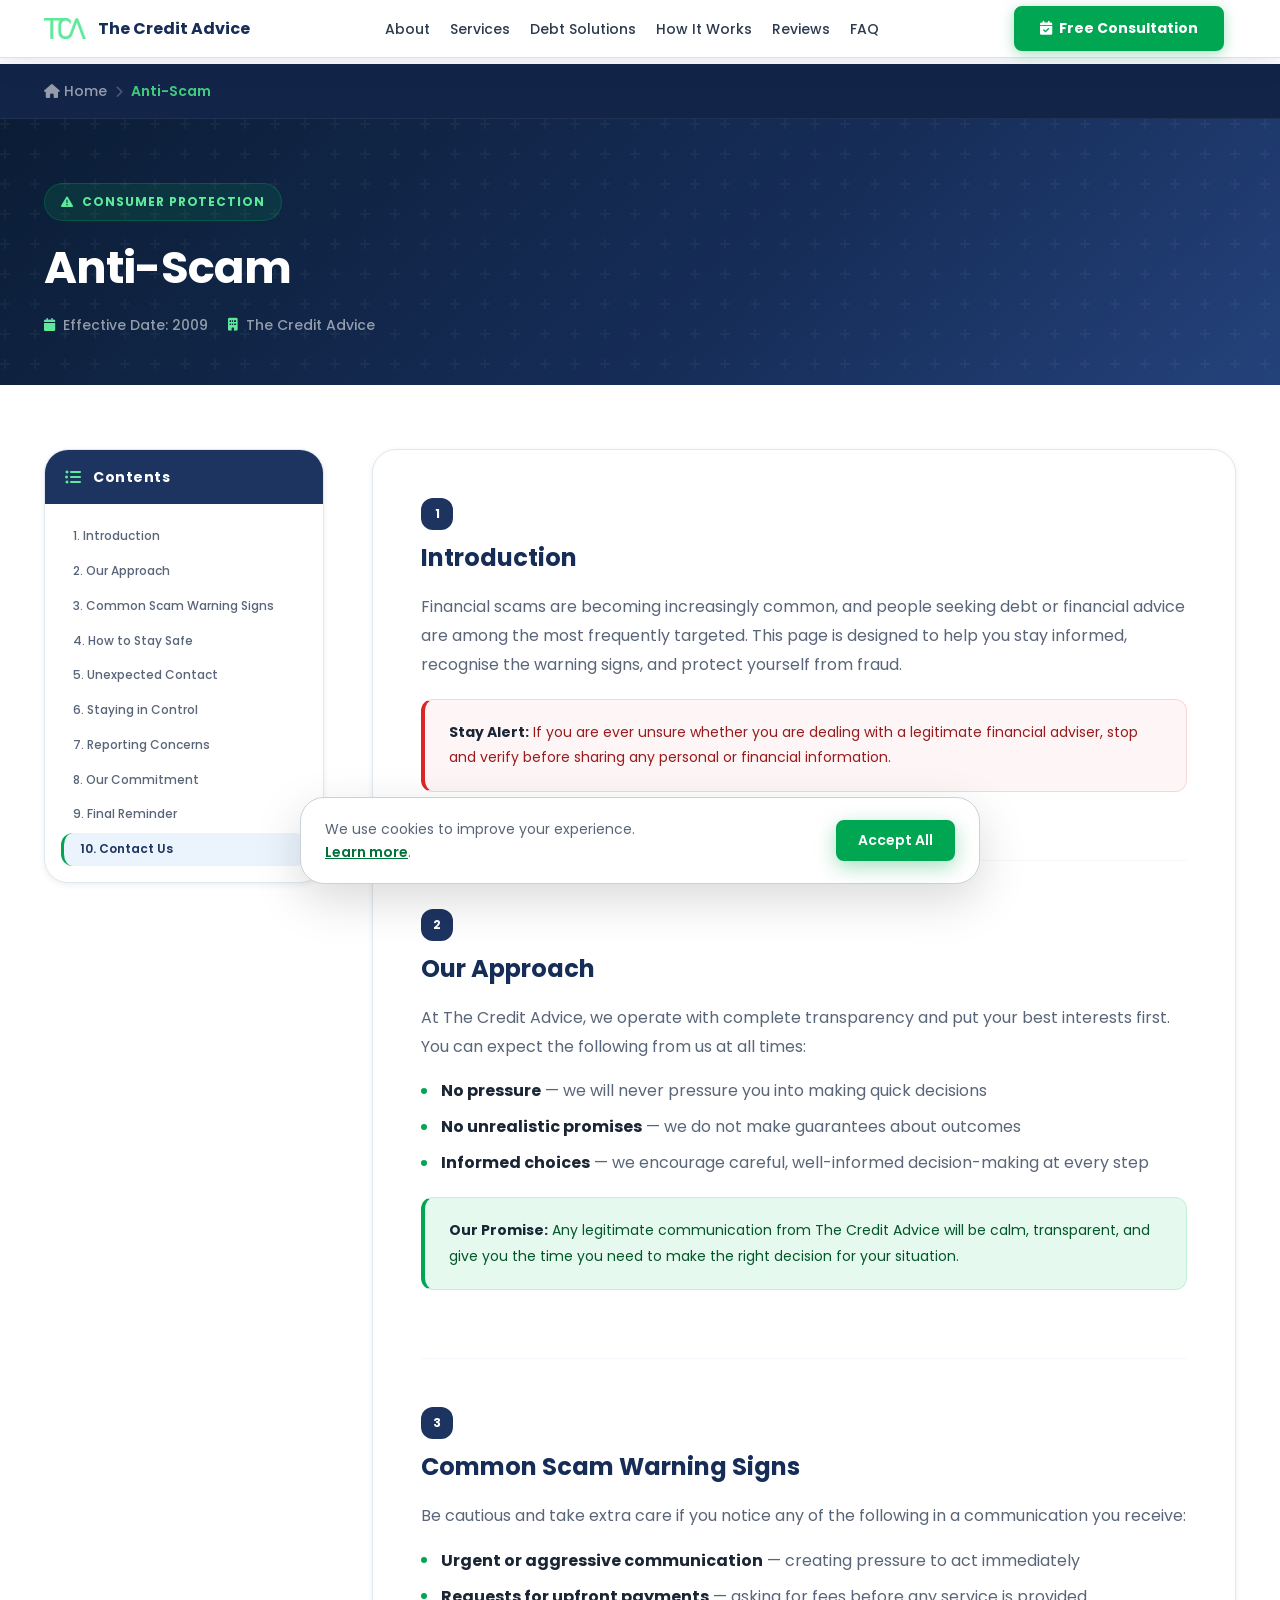
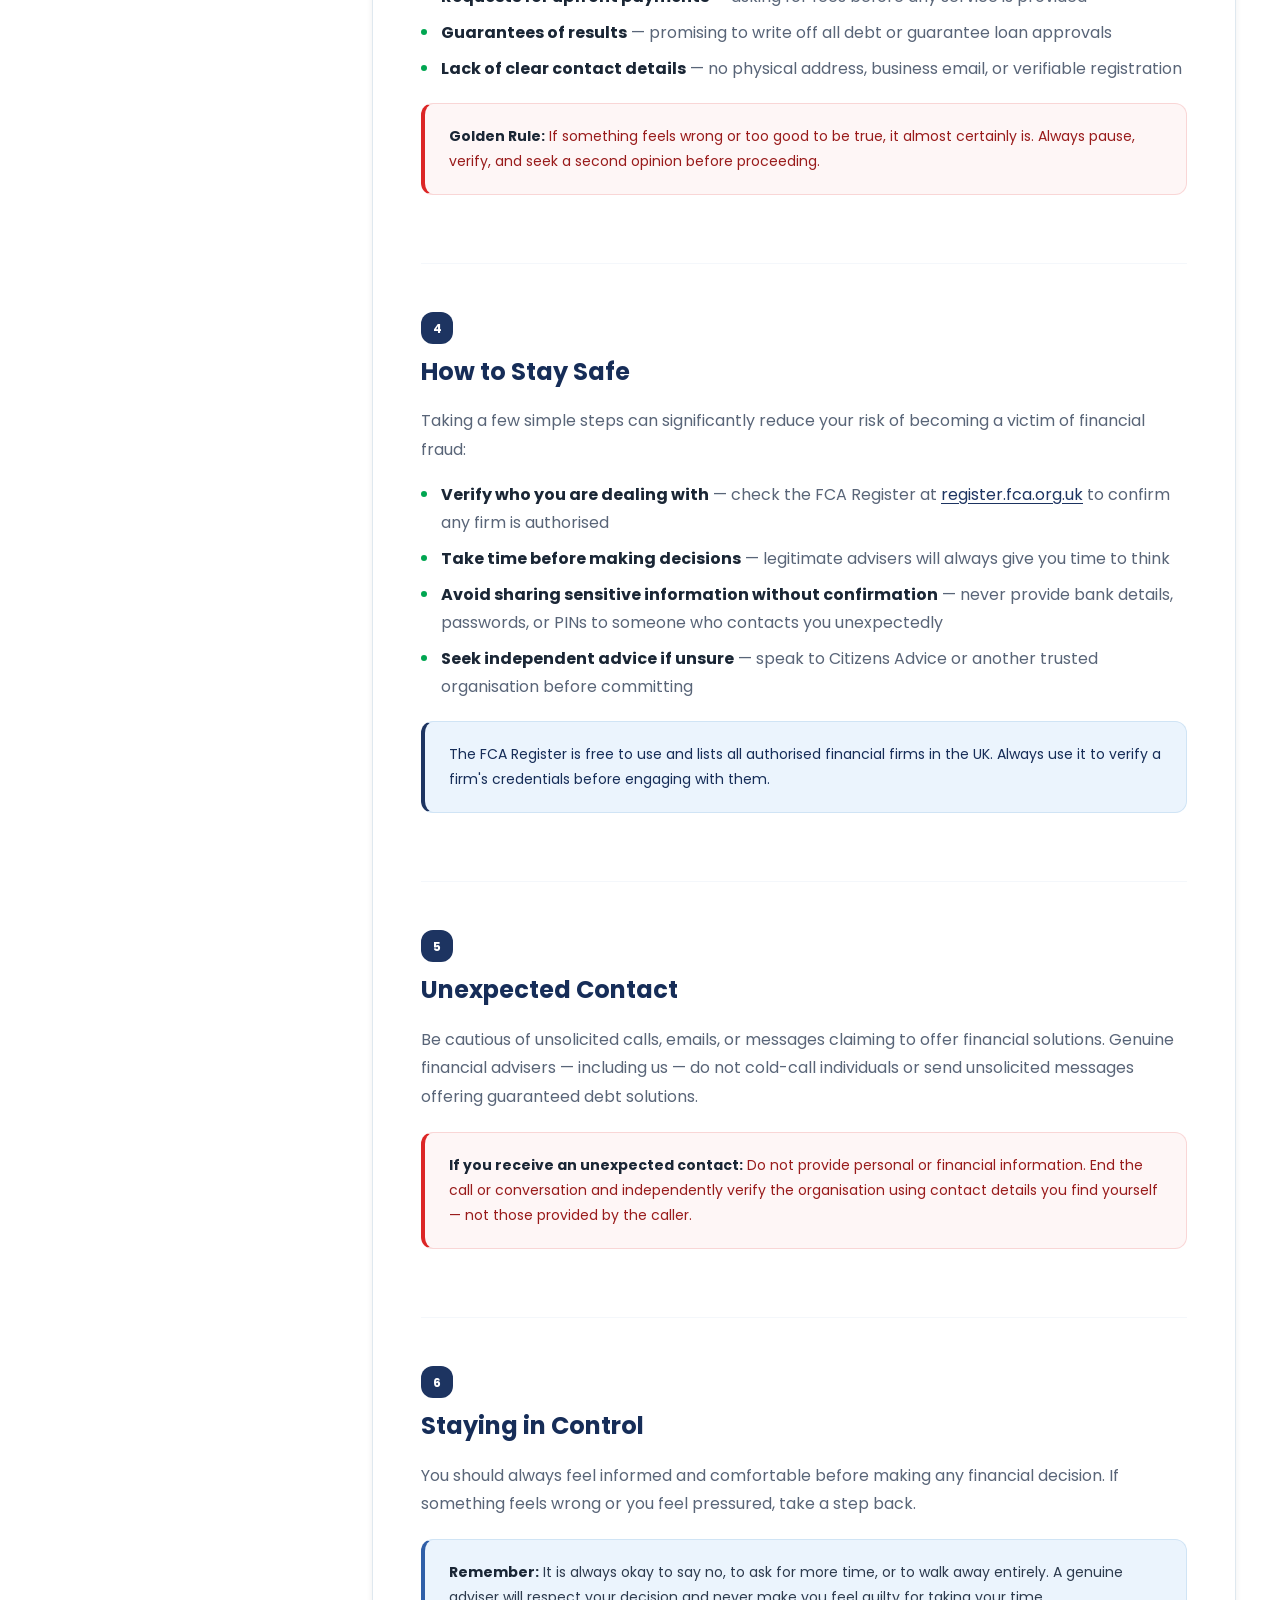
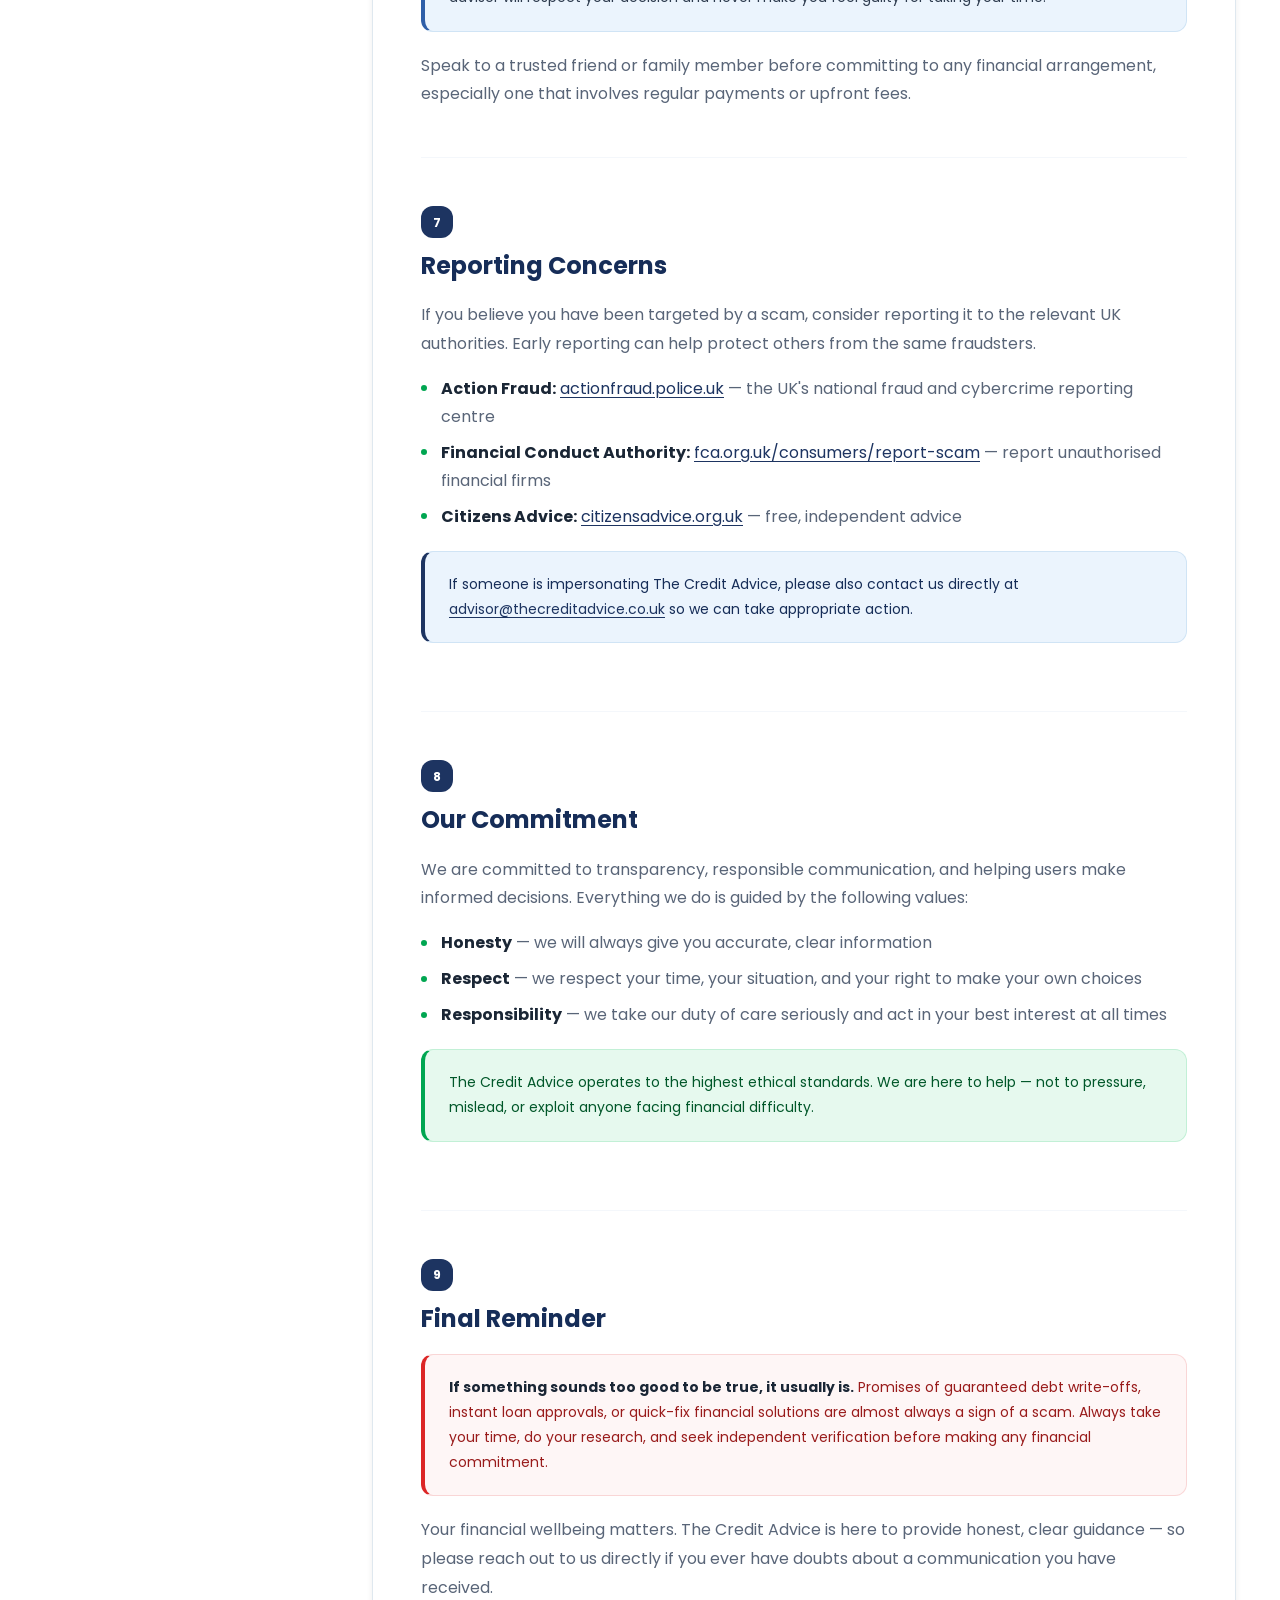
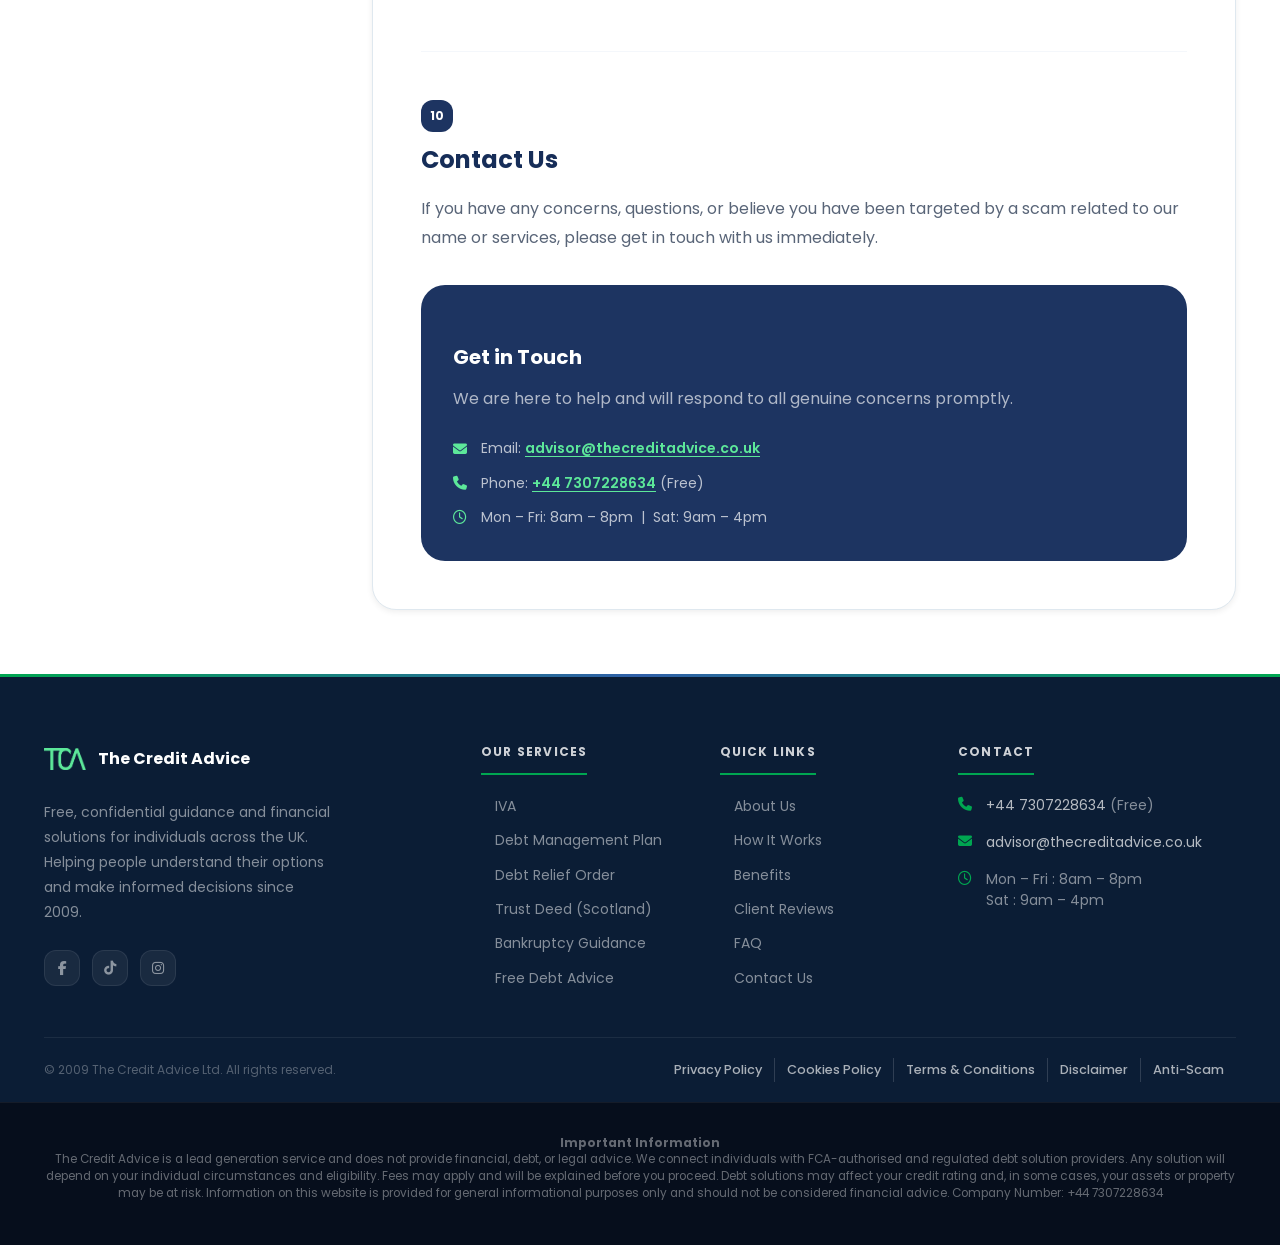
<file: anti-scam.html>
﻿<!DOCTYPE html>
<html lang="en">
<head>
  <meta charset="UTF-8">
  <meta name="viewport" content="width=device-width, initial-scale=1.0">
  <meta name="description" content="Anti-Scam — The Credit Advice guide to identifying and avoiding financial scams.">
  <title>Anti-Scam | The Credit Advice</title>
  <link rel="preconnect" href="https://fonts.googleapis.com">
  <link rel="preconnect" href="https://fonts.gstatic.com" crossorigin>
  <link href="https://fonts.googleapis.com/css2?family=Poppins:wght@400;500;600;700;800&display=swap" rel="stylesheet">
  <link rel="stylesheet" href="https://cdnjs.cloudflare.com/ajax/libs/font-awesome/6.5.0/css/all.min.css">
  <link rel="stylesheet" href="css/style.css">
  <link rel="stylesheet" href="css/legal-pages.css">
  <link rel="icon" type="image/svg+xml" href="favicon.svg" />
</head>
<body class="legal-page">

<!-- NAVBAR -->
<nav id="navbar" class="scrolled" aria-label="Main navigation">
  <div class="container">
    <div class="nav-inner">
      <a href="index.html" class="nav-logo" aria-label="The Credit Advice — Home">
        <img src="assets/images/tca-logo.png" alt="The Credit Advice" class="nav-logo-img" aria-hidden="true">
        <div class="nav-logo-words">
          <span class="nav-logo-name">The Credit Advice</span>
        </div>
      </a>
      <ul class="nav-links" role="list">
        <li><a href="index.html#about">About</a></li>
        <li><a href="index.html#services">Services</a></li>
        <li><a href="index.html#debt-solutions">Debt Solutions</a></li>
        <li><a href="index.html#how-we-work">How It Works</a></li>
        <li><a href="index.html#testimonials">Reviews</a></li>
        <li><a href="index.html#faq">FAQ</a></li>
      </ul>
      <a href="index.html#contact" class="btn btn-green nav-cta">
        <i class="fa-solid fa-calendar-check" aria-hidden="true"></i>
        Free Consultation
      </a>
      <button class="nav-hamburger" id="nav-hamburger" aria-label="Open menu" aria-expanded="false" aria-controls="nav-mobile">
        <span></span><span></span><span></span>
      </button>
    </div>
  </div>
</nav>
<div class="nav-mobile" id="nav-mobile" role="dialog" aria-label="Mobile navigation">
  <div class="container">
    <a href="index.html#about">About Us</a>
    <a href="index.html#services">Our Services</a>
    <a href="index.html#debt-solutions">Debt Solutions</a>
    <a href="index.html#how-we-work">How It Works</a>
    <a href="index.html#benefits">Benefits</a>
    <a href="index.html#testimonials">Client Reviews</a>
    <a href="index.html#faq">FAQ</a>
    <a href="index.html#contact">Contact Us</a>
    <a href="tel:+447307228634" class="btn btn-green">
      <i class="fa-solid fa-phone" aria-hidden="true"></i> Call +44 7307228634
    </a>
  </div>
</div>

<!-- BREADCRUMB -->
<div class="breadcrumb-bar" style="margin-top:var(--nav-h)">
  <div class="container">
    <nav class="breadcrumb" aria-label="Breadcrumb">
      <a href="index.html"><i class="fa-solid fa-house" aria-hidden="true"></i> Home</a>
      <span class="breadcrumb-sep" aria-hidden="true"><i class="fa-solid fa-chevron-right"></i></span>
      <span class="breadcrumb-current">Anti-Scam</span>
    </nav>
  </div>
</div>

<!-- HERO -->
<div class="legal-hero">
  <div class="container legal-hero-inner">
    <div class="legal-hero-tag"><i class="fa-solid fa-triangle-exclamation" aria-hidden="true"></i> Consumer Protection</div>
    <h1>Anti-Scam</h1>
    <div class="legal-hero-meta">
      <div class="legal-hero-meta-item"><i class="fa-solid fa-calendar" aria-hidden="true"></i> Effective Date: 2009</div>
      <div class="legal-hero-meta-item"><i class="fa-solid fa-building" aria-hidden="true"></i> The Credit Advice</div>
    </div>
  </div>
</div>

<!-- CONTENT -->
<div class="container">
  <div class="legal-layout">

    <!-- TOC -->
    <aside class="toc-wrap">
      <div class="toc-card">
        <div class="toc-header">
          <i class="fa-solid fa-list-ul" aria-hidden="true"></i>
          <span>Contents</span>
        </div>
        <div class="toc-body">
          <nav class="toc-list" aria-label="Table of contents">
            <a href="#section-1" class="toc-item">1. Introduction</a>
            <a href="#section-2" class="toc-item">2. Our Approach</a>
            <a href="#section-3" class="toc-item">3. Common Scam Warning Signs</a>
            <a href="#section-4" class="toc-item">4. How to Stay Safe</a>
            <a href="#section-5" class="toc-item">5. Unexpected Contact</a>
            <a href="#section-6" class="toc-item">6. Staying in Control</a>
            <a href="#section-7" class="toc-item">7. Reporting Concerns</a>
            <a href="#section-8" class="toc-item">8. Our Commitment</a>
            <a href="#section-9" class="toc-item">9. Final Reminder</a>
            <a href="#section-10" class="toc-item">10. Contact Us</a>
          </nav>
        </div>
      </div>
    </aside>

    <!-- Main Content -->
    <main class="legal-content" id="main-content">

      <div class="legal-section" id="section-1">
        <div class="legal-section-num" aria-hidden="true">1</div>
        <h2>Introduction</h2>
        <p>Financial scams are becoming increasingly common, and people seeking debt or financial advice are among the most frequently targeted. This page is designed to help you stay informed, recognise the warning signs, and protect yourself from fraud.</p>
        <div class="legal-warning-box">
          <p><strong>Stay Alert:</strong> If you are ever unsure whether you are dealing with a legitimate financial adviser, stop and verify before sharing any personal or financial information.</p>
        </div>
      </div>

      <div class="legal-section" id="section-2">
        <div class="legal-section-num" aria-hidden="true">2</div>
        <h2>Our Approach</h2>
        <p>At The Credit Advice, we operate with complete transparency and put your best interests first. You can expect the following from us at all times:</p>
        <ul>
          <li><strong>No pressure</strong> — we will never pressure you into making quick decisions</li>
          <li><strong>No unrealistic promises</strong> — we do not make guarantees about outcomes</li>
          <li><strong>Informed choices</strong> — we encourage careful, well-informed decision-making at every step</li>
        </ul>
        <div class="legal-success-box">
          <p><strong>Our Promise:</strong> Any legitimate communication from The Credit Advice will be calm, transparent, and give you the time you need to make the right decision for your situation.</p>
        </div>
      </div>

      <div class="legal-section" id="section-3">
        <div class="legal-section-num" aria-hidden="true">3</div>
        <h2>Common Scam Warning Signs</h2>
        <p>Be cautious and take extra care if you notice any of the following in a communication you receive:</p>
        <ul>
          <li><strong>Urgent or aggressive communication</strong> — creating pressure to act immediately</li>
          <li><strong>Requests for upfront payments</strong> — asking for fees before any service is provided</li>
          <li><strong>Guarantees of results</strong> — promising to write off all debt or guarantee loan approvals</li>
          <li><strong>Lack of clear contact details</strong> — no physical address, business email, or verifiable registration</li>
        </ul>
        <div class="legal-warning-box">
          <p><strong>Golden Rule:</strong> If something feels wrong or too good to be true, it almost certainly is. Always pause, verify, and seek a second opinion before proceeding.</p>
        </div>
      </div>

      <div class="legal-section" id="section-4">
        <div class="legal-section-num" aria-hidden="true">4</div>
        <h2>How to Stay Safe</h2>
        <p>Taking a few simple steps can significantly reduce your risk of becoming a victim of financial fraud:</p>
        <ul>
          <li><strong>Verify who you are dealing with</strong> — check the FCA Register at <a href="https://register.fca.org.uk" target="_blank" rel="noopener">register.fca.org.uk</a> to confirm any firm is authorised</li>
          <li><strong>Take time before making decisions</strong> — legitimate advisers will always give you time to think</li>
          <li><strong>Avoid sharing sensitive information without confirmation</strong> — never provide bank details, passwords, or PINs to someone who contacts you unexpectedly</li>
          <li><strong>Seek independent advice if unsure</strong> — speak to Citizens Advice or another trusted organisation before committing</li>
        </ul>
        <div class="legal-info-box">
          <p>The FCA Register is free to use and lists all authorised financial firms in the UK. Always use it to verify a firm's credentials before engaging with them.</p>
        </div>
      </div>

      <div class="legal-section" id="section-5">
        <div class="legal-section-num" aria-hidden="true">5</div>
        <h2>Unexpected Contact</h2>
        <p>Be cautious of unsolicited calls, emails, or messages claiming to offer financial solutions. Genuine financial advisers — including us — do not cold-call individuals or send unsolicited messages offering guaranteed debt solutions.</p>
        <div class="legal-warning-box">
          <p><strong>If you receive an unexpected contact:</strong> Do not provide personal or financial information. End the call or conversation and independently verify the organisation using contact details you find yourself — not those provided by the caller.</p>
        </div>
      </div>

      <div class="legal-section" id="section-6">
        <div class="legal-section-num" aria-hidden="true">6</div>
        <h2>Staying in Control</h2>
        <p>You should always feel informed and comfortable before making any financial decision. If something feels wrong or you feel pressured, take a step back.</p>
        <div class="legal-gold-box">
          <p><strong>Remember:</strong> It is always okay to say no, to ask for more time, or to walk away entirely. A genuine adviser will respect your decision and never make you feel guilty for taking your time.</p>
        </div>
        <p>Speak to a trusted friend or family member before committing to any financial arrangement, especially one that involves regular payments or upfront fees.</p>
      </div>

      <div class="legal-section" id="section-7">
        <div class="legal-section-num" aria-hidden="true">7</div>
        <h2>Reporting Concerns</h2>
        <p>If you believe you have been targeted by a scam, consider reporting it to the relevant UK authorities. Early reporting can help protect others from the same fraudsters.</p>
        <ul>
          <li><strong>Action Fraud:</strong> <a href="https://www.actionfraud.police.uk" target="_blank" rel="noopener">actionfraud.police.uk</a> — the UK's national fraud and cybercrime reporting centre</li>
          <li><strong>Financial Conduct Authority:</strong> <a href="https://www.fca.org.uk/consumers/report-scam" target="_blank" rel="noopener">fca.org.uk/consumers/report-scam</a> — report unauthorised financial firms</li>
          <li><strong>Citizens Advice:</strong> <a href="https://www.citizensadvice.org.uk" target="_blank" rel="noopener">citizensadvice.org.uk</a> — free, independent advice</li>
        </ul>
        <div class="legal-info-box">
          <p>If someone is impersonating The Credit Advice, please also contact us directly at <a href="mailto:advisor@thecreditadvice.co.uk">advisor@thecreditadvice.co.uk</a> so we can take appropriate action.</p>
        </div>
      </div>

      <div class="legal-section" id="section-8">
        <div class="legal-section-num" aria-hidden="true">8</div>
        <h2>Our Commitment</h2>
        <p>We are committed to transparency, responsible communication, and helping users make informed decisions. Everything we do is guided by the following values:</p>
        <ul>
          <li><strong>Honesty</strong> — we will always give you accurate, clear information</li>
          <li><strong>Respect</strong> — we respect your time, your situation, and your right to make your own choices</li>
          <li><strong>Responsibility</strong> — we take our duty of care seriously and act in your best interest at all times</li>
        </ul>
        <div class="legal-success-box">
          <p>The Credit Advice operates to the highest ethical standards. We are here to help — not to pressure, mislead, or exploit anyone facing financial difficulty.</p>
        </div>
      </div>

      <div class="legal-section" id="section-9">
        <div class="legal-section-num" aria-hidden="true">9</div>
        <h2>Final Reminder</h2>
        <div class="legal-warning-box">
          <p><strong>If something sounds too good to be true, it usually is.</strong> Promises of guaranteed debt write-offs, instant loan approvals, or quick-fix financial solutions are almost always a sign of a scam. Always take your time, do your research, and seek independent verification before making any financial commitment.</p>
        </div>
        <p>Your financial wellbeing matters. The Credit Advice is here to provide honest, clear guidance — so please reach out to us directly if you ever have doubts about a communication you have received.</p>
      </div>

      <div class="legal-section" id="section-10">
        <div class="legal-section-num" aria-hidden="true">10</div>
        <h2>Contact Us</h2>
        <p>If you have any concerns, questions, or believe you have been targeted by a scam related to our name or services, please get in touch with us immediately.</p>
        <div class="legal-contact-card">
          <h3>Get in Touch</h3>
          <p>We are here to help and will respond to all genuine concerns promptly.</p>
          <div class="legal-contact-methods">
            <div class="legal-contact-method"><i class="fa-solid fa-envelope" aria-hidden="true"></i><span>Email: <a href="mailto:advisor@thecreditadvice.co.uk">advisor@thecreditadvice.co.uk</a></span></div>
            <div class="legal-contact-method"><i class="fa-solid fa-phone" aria-hidden="true"></i><span>Phone: <a href="tel:+447307228634">+44 7307228634</a> (Free)</span></div>
            <div class="legal-contact-method"><i class="fa-regular fa-clock" aria-hidden="true"></i><span>Mon &ndash; Fri: 8am &ndash; 8pm &nbsp;|&nbsp; Sat: 9am &ndash; 4pm</span></div>
          </div>
        </div>
      </div>

    </main>
  </div>
</div>

<footer id="footer" aria-label="Site footer">
  <div class="container">
    <div class="footer-top">
      <div>
        <div class="f-logo">
          <img src="assets/images/tca-logo.png" alt="The Credit Advice" class="f-logo-img" aria-hidden="true">
          <div>
            <div class="f-logo-name">The Credit Advice</div>
          </div>
        </div>
        <p class="f-desc">Free, confidential guidance and financial solutions for individuals across the UK. Helping people understand their options and make informed decisions since 2009.</p>
        <div class="f-socials" aria-label="Social media links">
          <a href="https://www.facebook.com/profile.php?id=61590652065274" class="f-social" aria-label="Facebook" target="_blank" rel="noopener noreferrer"><i class="fa-brands fa-facebook-f" aria-hidden="true"></i></a>
          <a href="https://www.tiktok.com/@user2695124747028?_r=1&_t=ZS-97JgbvBmDlX" class="f-social" aria-label="TikTok" target="_blank" rel="noopener noreferrer"><i class="fa-brands fa-tiktok" aria-hidden="true"></i></a>
          <a href="#" class="f-social" aria-label="Instagram"><i class="fa-brands fa-instagram" aria-hidden="true"></i></a>
        </div>
      </div>
      <div class="f-col">
        <h4>Our Services</h4>
        <ul class="f-links" role="list">
          <li><a href="index.html#debt-solutions"><i class="fa-solid fa-chevron-right" aria-hidden="true"></i> IVA</a></li>
          <li><a href="index.html#debt-solutions"><i class="fa-solid fa-chevron-right" aria-hidden="true"></i> Debt Management Plan</a></li>
          <li><a href="index.html#debt-solutions"><i class="fa-solid fa-chevron-right" aria-hidden="true"></i> Debt Relief Order</a></li>
          <li><a href="index.html#debt-solutions"><i class="fa-solid fa-chevron-right" aria-hidden="true"></i> Trust Deed (Scotland)</a></li>
          <li><a href="index.html#services"><i class="fa-solid fa-chevron-right" aria-hidden="true"></i> Bankruptcy Guidance</a></li>
          <li><a href="index.html#services"><i class="fa-solid fa-chevron-right" aria-hidden="true"></i> Free Debt Advice</a></li>
        </ul>
      </div>
      <div class="f-col">
        <h4>Quick Links</h4>
        <ul class="f-links" role="list">
          <li><a href="index.html#about"><i class="fa-solid fa-chevron-right" aria-hidden="true"></i> About Us</a></li>
          <li><a href="index.html#how-we-work"><i class="fa-solid fa-chevron-right" aria-hidden="true"></i> How It Works</a></li>
          <li><a href="index.html#benefits"><i class="fa-solid fa-chevron-right" aria-hidden="true"></i> Benefits</a></li>
          <li><a href="index.html#testimonials"><i class="fa-solid fa-chevron-right" aria-hidden="true"></i> Client Reviews</a></li>
          <li><a href="index.html#faq"><i class="fa-solid fa-chevron-right" aria-hidden="true"></i> FAQ</a></li>
          <li><a href="index.html#contact"><i class="fa-solid fa-chevron-right" aria-hidden="true"></i> Contact Us</a></li>
        </ul>
      </div>
      <div class="f-col">
        <h4>Contact</h4>
        <ul class="f-contact-items" role="list">
          <li class="f-contact-item"><i class="fa-solid fa-phone" aria-hidden="true"></i><span><a href="tel:+447307228634">+44 7307228634</a> (Free)</span></li>
          <li class="f-contact-item"><i class="fa-solid fa-envelope" aria-hidden="true"></i><span><a href="mailto:advisor@thecreditadvice.co.uk">advisor@thecreditadvice.co.uk</a></span></li>
          <li class="f-contact-item"><i class="fa-regular fa-clock" aria-hidden="true"></i><span>Mon &ndash; Fri : 8am &ndash; 8pm<br>Sat : 9am &ndash; 4pm</span></li>
        </ul>
      </div>
    </div>
    <div class="footer-bottom">
      <p class="f-copy">&copy; 2009 The Credit Advice Ltd. All rights reserved.</p>
      <nav class="f-bottom-links" aria-label="Legal links">
        <a href="privacy-policy.html">Privacy Policy</a>
        <a href="cookies-policy.html">Cookies Policy</a>
        <a href="terms-conditions.html">Terms &amp; Conditions</a>
        <a href="disclaimer.html">Disclaimer</a>
        <a href="anti-scam.html">Anti-Scam</a>
      </nav>
    </div>
  </div>
</footer>

<div class="site-disclaimer">
  <div class="container">
    <div class="sd-content">
      <p style="text-align: center;">
        <b>Important Information</b>
        <br>
        The Credit Advice is a lead generation service and does not provide financial, debt, or legal advice. We connect individuals with FCA-authorised and regulated debt solution providers.
        Any solution will depend on your individual circumstances and eligibility. Fees may apply and will be explained before you proceed.
        Debt solutions may affect your credit rating and, in some cases, your assets or property may be at risk. Information on this website is provided for general informational purposes only and should not be considered financial advice.
        Company Number: +44 7307228634
      </p>
    </div>
  </div>
</div>

<button id="back-to-top" aria-label="Back to top"><i class="fa-solid fa-chevron-up" aria-hidden="true"></i></button>
<div id="cookie-banner" role="dialog" aria-label="Cookie consent">
  <div class="cookie-text">We use cookies to improve your experience. <a href="cookies-policy.html">Learn more</a>.</div>
  <div class="cookie-actions">
    <button id="cookie-decline" class="btn btn-outline-white btn-sm" style="border-color:rgba(255,255,255,.3)">Necessary Only</button>
    <button id="cookie-accept" class="btn btn-green btn-sm">Accept All</button>
  </div>
</div>

<script src="js/legal-pages.js"></script>
</body>
</html>
</file>
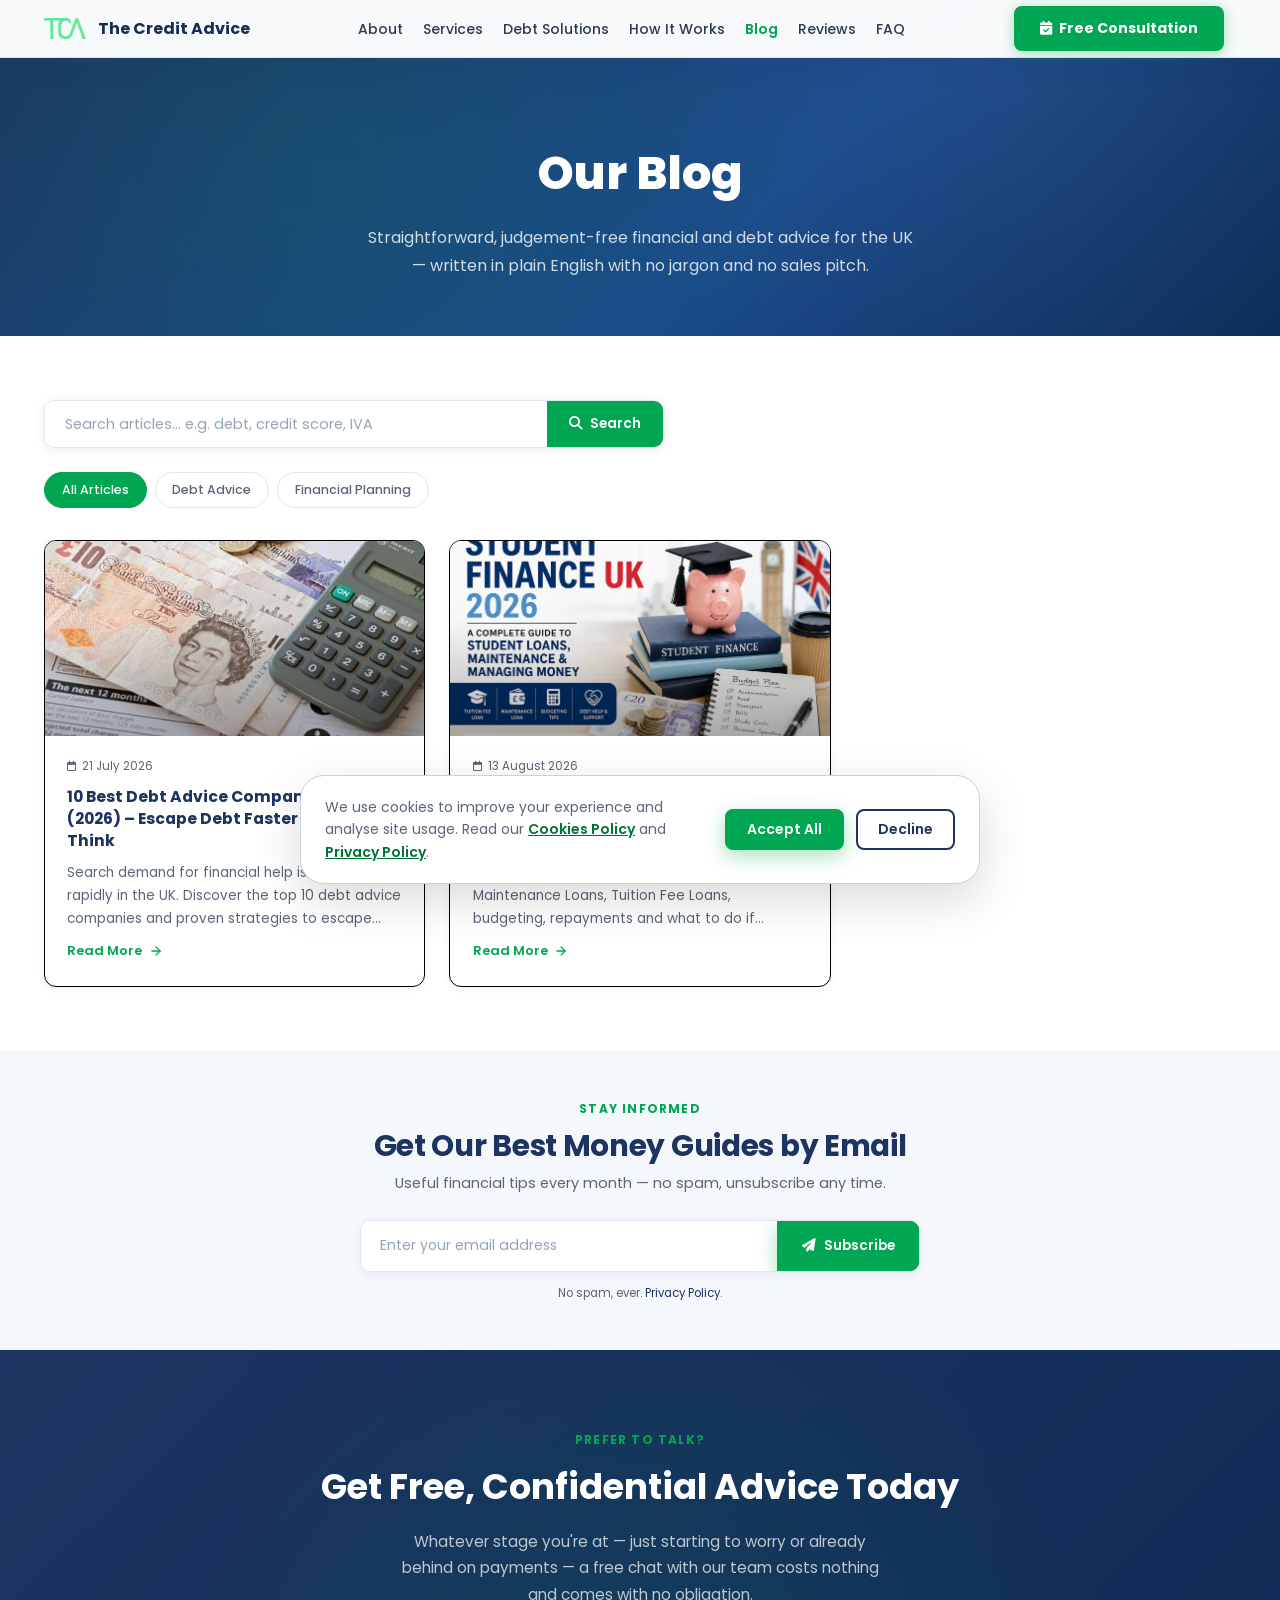
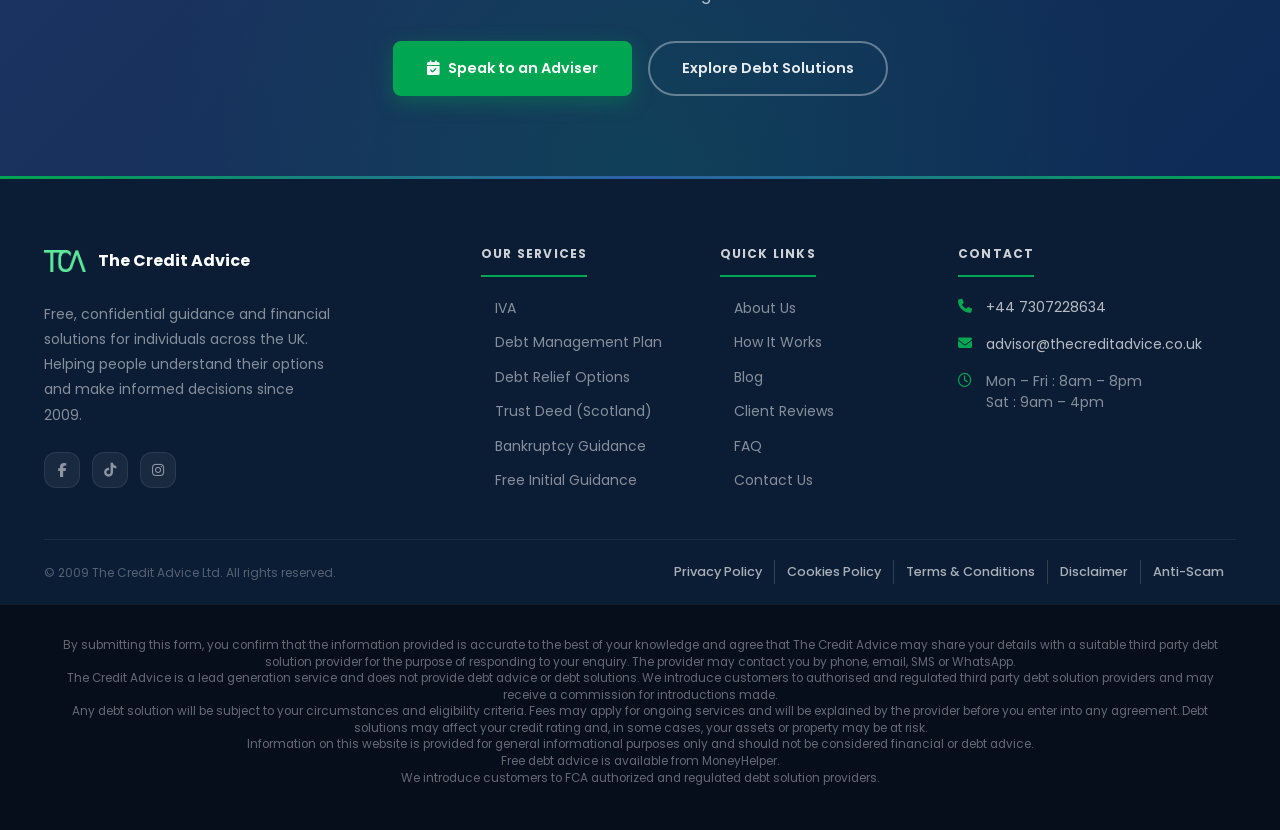
<file: blog.html>
<!DOCTYPE html>
<html lang="en">
<head>
  <meta charset="UTF-8" />
  <meta name="viewport" content="width=device-width, initial-scale=1.0" />
  <title>Blogs</title>
  <meta name="description" content="Free, plain-English financial and debt advice guides from The Credit Advice — practical, judgement-free help for anyone in the UK." />
  <meta name="keywords" content="debt advice blog, credit tips, loan advice UK, financial planning, IVA guide, debt management plan" />
  <link rel="canonical" href="https://thecreditadvice.co.uk/blog" />
  <meta property="og:type" content="website" />
  <meta property="og:title" content="Blog — Financial Advice | The Credit Advice" />
  <meta property="og:description" content="Free, plain-English debt and financial advice guides — practical, judgement-free help written for UK readers." />
  <meta property="og:url" content="https://thecreditadvice.co.uk/blog" />
  <meta name="twitter:card" content="summary_large_image" />
  <!-- Favicon -->
  <link rel="icon" type="image/svg+xml" href="assets/images/favicon.svg" />
  <link rel="shortcut icon" href="assets/images/favicon.svg" />
  <!-- Fonts -->
  <link rel="preconnect" href="https://fonts.googleapis.com" />
  <link rel="preconnect" href="https://fonts.gstatic.com" crossorigin />
  <link href="https://fonts.googleapis.com/css2?family=Poppins:wght@400;500;600;700;800&display=swap" rel="stylesheet" />
  <!-- Icons -->
  <link rel="stylesheet" href="https://cdnjs.cloudflare.com/ajax/libs/font-awesome/6.5.1/css/all.min.css" crossorigin="anonymous" />
  <!-- Styles -->
  <link rel="stylesheet" href="css/style.css" />
  <link rel="stylesheet" href="css/blog.css" />
</head>
<body>

<!-- ═══════════════════════════════════════════════════════
     NAVIGATION
     ═══════════════════════════════════════════════════════ -->
<nav id="navbar" class="scrolled" aria-label="Main navigation">
  <div class="container">
    <div class="nav-inner">
      <a href="/" class="nav-logo" aria-label="The Credit Advice – Home">
        <img src="assets/images/tca-logo.png" alt="The Credit Advice" class="nav-logo-img" aria-hidden="true">
        <div class="nav-logo-words">
          <span class="nav-logo-name">The Credit Advice</span>
        </div>
      </a>
      <ul class="nav-links" role="list">
        <li><a href="/#about">About</a></li>
        <li><a href="/#services">Services</a></li>
        <li><a href="/#debt-solutions">Debt Solutions</a></li>
        <li><a href="/#how-we-work">How It Works</a></li>
        <li><a href="blog.html" class="nav-active">Blog</a></li>
        <li><a href="/#testimonials">Reviews</a></li>
        <li><a href="/#faq">FAQ</a></li>
      </ul>
      <a href="/#contact" class="btn btn-green nav-cta">
        <i class="fa-solid fa-calendar-check" aria-hidden="true"></i>
        Free Consultation
      </a>
      <button class="nav-hamburger" id="nav-hamburger" aria-label="Open menu" aria-expanded="false" aria-controls="nav-mobile">
        <span></span><span></span><span></span>
      </button>
    </div>
  </div>
</nav>

<div class="nav-mobile" id="nav-mobile" role="dialog" aria-label="Mobile navigation">
  <div class="container">
    <a href="/#about">About Us</a>
    <a href="/#services">Our Services</a>
    <a href="/#debt-solutions">Debt Solutions</a>
    <a href="/#how-we-work">How It Works</a>
    <a href="blog.html">Blog</a>
    <a href="/#testimonials">Client Reviews</a>
    <a href="/#faq">FAQ</a>
    <a href="/#contact">Contact Us</a>
    <a href="tel:+447307228634" class="btn btn-green">
      <i class="fa-solid fa-phone" aria-hidden="true"></i> Call +44 7307228634
    </a>
  </div>
</div>


<!-- ═══════════════════════════════════════════════════════
     PAGE HERO
     ═══════════════════════════════════════════════════════ -->
<section class="blog-page-hero" aria-label="Blog page hero">
  <div class="container">
    <h1>Our Blog</h1>
    <p>Straightforward, judgement-free financial and debt advice for the UK — written in plain English with no jargon and no sales pitch.</p>
  </div>
</section>


<!-- ═══════════════════════════════════════════════════════
     BLOG LISTING
     ═══════════════════════════════════════════════════════ -->
<section class="section-pad" aria-label="Blog articles">
  <div class="container">

    <!-- Search -->
    <div class="blog-search-bar">
      <input type="text"
             id="blogSearch"
             placeholder="Search articles… e.g. debt, credit score, IVA"
             aria-label="Search blog articles" />
      <button type="button" id="blogSearchBtn">
        <i class="fa-solid fa-magnifying-glass" aria-hidden="true"></i> Search
      </button>
    </div>

    <!-- Category pills -->
    <div class="blog-categories" id="blog-categories" role="group" aria-label="Filter by category">
      <!-- Rendered by blog.js -->
    </div>

    <!-- Grid -->
    <div class="blog-grid" id="blog-grid" role="list">
      <!-- Rendered by blog.js -->
    </div>

    <!-- No results -->
    <div class="no-results" id="noResults" hidden>
      <svg viewBox="0 0 24 24" aria-hidden="true"><circle cx="11" cy="11" r="8"/><line x1="21" y1="21" x2="16.65" y2="16.65"/></svg>
      <p>No articles match your search. Try a different keyword or category.</p>
    </div>

  </div>
</section>

<!-- ═══════════════════════════════════════════════════════
     NEWSLETTER
     ═══════════════════════════════════════════════════════ -->
<section class="blog-newsletter-section section-pad-sm" aria-label="Newsletter sign-up">
  <div class="container">
    <div class="newsletter-inner">
      <span class="section-eyebrow">Stay Informed</span>
      <h2 class="section-title">Get Our Best Money Guides by Email</h2>
      <p class="section-subtitle">Useful financial tips every month — no spam, unsubscribe any time.</p>
      <form class="nl-form" id="newsletter-form" novalidate>
        <input type="email"
               id="newsletter-email"
               name="email"
               placeholder="Enter your email address"
               required
               aria-label="Email address for newsletter" />
        <button type="submit" class="btn btn-green">
          <i class="fa-solid fa-paper-plane" aria-hidden="true"></i> Subscribe
        </button>
      </form>
      <p class="nl-privacy">No spam, ever. <a href="pages/privacy-policy.html">Privacy Policy</a>.</p>
    </div>
  </div>
</section>

<!-- ═══════════════════════════════════════════════════════
     FINAL CTA
     ═══════════════════════════════════════════════════════ -->
<section class="blog-final-cta" aria-label="Get free advice">
  <div class="container">
    <span class="section-eyebrow">Prefer to Talk?</span>
    <h2>Get Free, Confidential Advice Today</h2>
    <p>Whatever stage you're at — just starting to worry or already behind on payments — a free chat with our team costs nothing and comes with no obligation.</p>
    <div class="final-cta-actions">
      <a href="/#contact" class="btn btn-green btn-lg">
        <i class="fa-solid fa-calendar-check" aria-hidden="true"></i> Speak to an Adviser
      </a>
      <a href="/#debt-solutions" class="btn-outline-light btn-lg">
        Explore Debt Solutions
      </a>
    </div>
  </div>
</section>

<!-- ═══════════════════════════════════════════════════════
     FOOTER
     ═══════════════════════════════════════════════════════ -->
<footer id="footer" aria-label="Site footer">
  <div class="container">
    <div class="footer-top">
      <div>
        <div class="f-logo">
          <img src="assets/images/tca-logo.png" alt="The Credit Advice" class="f-logo-img" aria-hidden="true">
          <div><div class="f-logo-name">The Credit Advice</div></div>
        </div>
        <p class="f-desc">Free, confidential guidance and financial solutions for individuals across the UK. Helping people understand their options and make informed decisions since 2009.</p>
        <div class="f-socials" aria-label="Social media links">
          <a href="https://www.facebook.com/profile.php?id=61590652065274" class="f-social" aria-label="Facebook" target="_blank" rel="noopener noreferrer"><i class="fa-brands fa-facebook-f" aria-hidden="true"></i></a>
          <a href="https://www.tiktok.com/@user2695124747028?_r=1&_t=ZS-97JgbvBmDlX" class="f-social" aria-label="TikTok" target="_blank" rel="noopener noreferrer"><i class="fa-brands fa-tiktok" aria-hidden="true"></i></a>
          <a href="#" class="f-social" aria-label="Instagram"><i class="fa-brands fa-instagram" aria-hidden="true"></i></a>
        </div>
      </div>
      <div class="f-col">
        <h4>Our Services</h4>
        <ul class="f-links" role="list">
          <li><a href="/#debt-solutions"><i class="fa-solid fa-chevron-right" aria-hidden="true"></i> IVA</a></li>
          <li><a href="/#debt-solutions"><i class="fa-solid fa-chevron-right" aria-hidden="true"></i> Debt Management Plan</a></li>
          <li><a href="/#debt-solutions"><i class="fa-solid fa-chevron-right" aria-hidden="true"></i> Debt Relief Options</a></li>
          <li><a href="/#debt-solutions"><i class="fa-solid fa-chevron-right" aria-hidden="true"></i> Trust Deed (Scotland)</a></li>
          <li><a href="/#services"><i class="fa-solid fa-chevron-right" aria-hidden="true"></i> Bankruptcy Guidance</a></li>
          <li><a href="/#services"><i class="fa-solid fa-chevron-right" aria-hidden="true"></i> Free Initial Guidance</a></li>
        </ul>
      </div>
      <div class="f-col">
        <h4>Quick Links</h4>
        <ul class="f-links" role="list">
          <li><a href="/#about"><i class="fa-solid fa-chevron-right" aria-hidden="true"></i> About Us</a></li>
          <li><a href="/#how-we-work"><i class="fa-solid fa-chevron-right" aria-hidden="true"></i> How It Works</a></li>
          <li><a href="blog.html"><i class="fa-solid fa-chevron-right" aria-hidden="true"></i> Blog</a></li>
          <li><a href="/#testimonials"><i class="fa-solid fa-chevron-right" aria-hidden="true"></i> Client Reviews</a></li>
          <li><a href="/#faq"><i class="fa-solid fa-chevron-right" aria-hidden="true"></i> FAQ</a></li>
          <li><a href="/#contact"><i class="fa-solid fa-chevron-right" aria-hidden="true"></i> Contact Us</a></li>
        </ul>
      </div>
      <div class="f-col">
        <h4>Contact</h4>
        <ul class="f-contact-items" role="list">
          <li class="f-contact-item"><i class="fa-solid fa-phone" aria-hidden="true"></i><span><a href="tel:+447307228634">+44 7307228634</a></span></li>
          <li class="f-contact-item"><i class="fa-solid fa-envelope" aria-hidden="true"></i><span><a href="mailto:advisor@thecreditadvice.co.uk">advisor@thecreditadvice.co.uk</a></span></li>
          <li class="f-contact-item"><i class="fa-regular fa-clock" aria-hidden="true"></i><span>Mon – Fri : 8am – 8pm<br>Sat : 9am – 4pm</span></li>
        </ul>
      </div>
    </div>
    <div class="footer-bottom">
      <p class="f-copy">&copy; 2009 The Credit Advice Ltd. All rights reserved.</p>
      <nav class="f-bottom-links" aria-label="Legal links">
        <a href="pages/privacy-policy.html">Privacy Policy</a>
        <a href="pages/cookies-policy.html">Cookies Policy</a>
        <a href="pages/terms-conditions.html">Terms &amp; Conditions</a>
        <a href="pages/disclaimer.html">Disclaimer</a>
        <a href="pages/anti-scam.html">Anti-Scam</a>
      </nav>
    </div>
  </div>
</footer>

<div class="site-disclaimer">
  <div class="container">
    <div class="sd-content">
      <p style="text-align:center;">
        By submitting this form, you confirm that the information provided is accurate to the best of your knowledge and agree that The Credit Advice may share your details with a suitable third party debt solution provider for the purpose of responding to your enquiry. The provider may contact you by phone, email, SMS or WhatsApp.<br>
        The Credit Advice is a lead generation service and does not provide debt advice or debt solutions. We introduce customers to authorised and regulated third party debt solution providers and may receive a commission for introductions made.<br>
        Any debt solution will be subject to your circumstances and eligibility criteria. Fees may apply for ongoing services and will be explained by the provider before you enter into any agreement. Debt solutions may affect your credit rating and, in some cases, your assets or property may be at risk.<br>
        Information on this website is provided for general informational purposes only and should not be considered financial or debt advice.<br>
        Free debt advice is available from MoneyHelper.<br>
        We introduce customers to FCA authorized and regulated debt solution providers.
      </p>
    </div>
  </div>
</div>

<!-- Back to top -->
<button id="back-to-top" aria-label="Back to top">
  <i class="fa-solid fa-arrow-up" aria-hidden="true"></i>
</button>

<!-- Cookie banner -->
<div id="cookie-banner" role="dialog" aria-label="Cookie consent" aria-live="polite">
  <p class="cookie-text">
    We use cookies to improve your experience and analyse site usage.
    Read our <a href="pages/cookies-policy.html">Cookies Policy</a> and <a href="pages/privacy-policy.html">Privacy Policy</a>.
  </p>
  <div class="cookie-actions">
    <button id="cookie-accept" class="btn btn-green btn-sm">Accept All</button>
    <button id="cookie-decline" class="btn btn-outline-blue btn-sm">Decline</button>
  </div>
</div>

<script src="js/blog.js"></script>
<script src="js/nav-scroll.js" defer></script>
<script src="https://crm.bizzbuzzcreations.com/wit.js" data-tracking-id="wit_7dc47ee01b7d5008eb20a924" async></script>
</body>
</html>
</file>
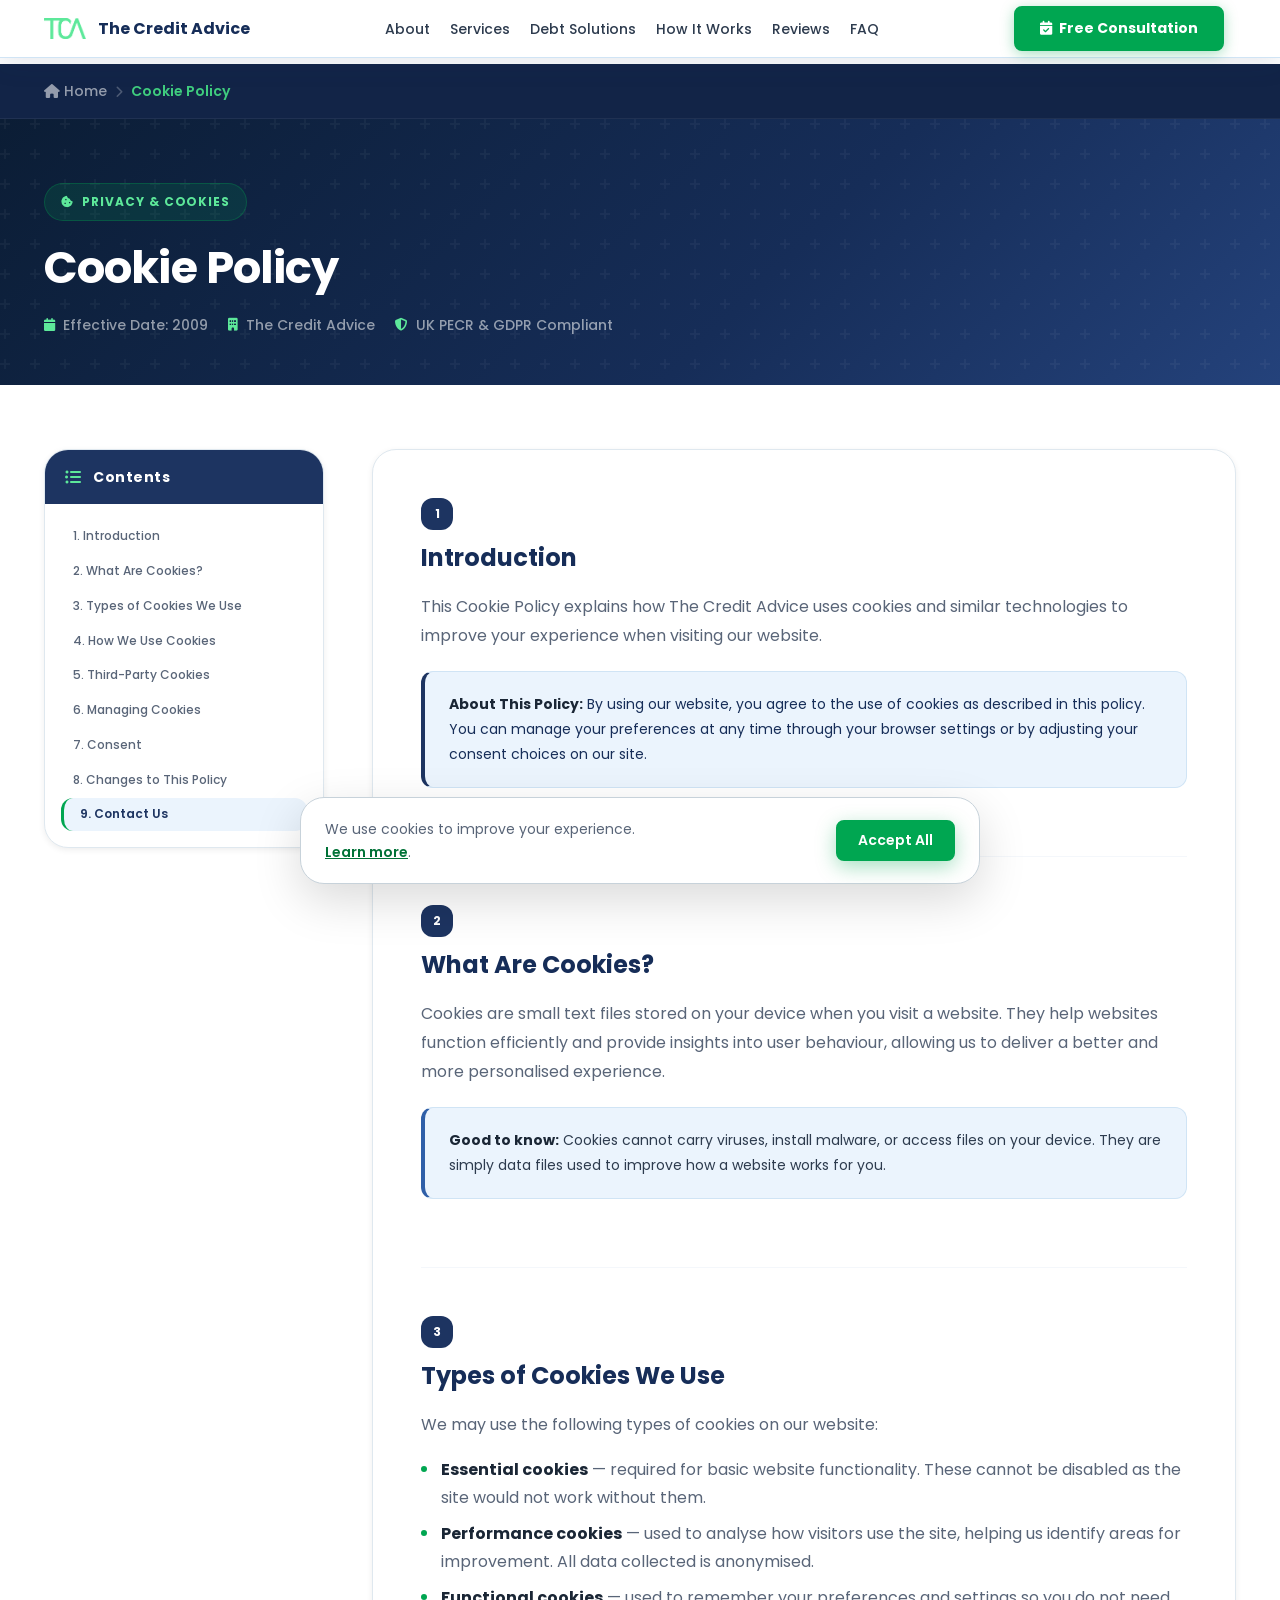
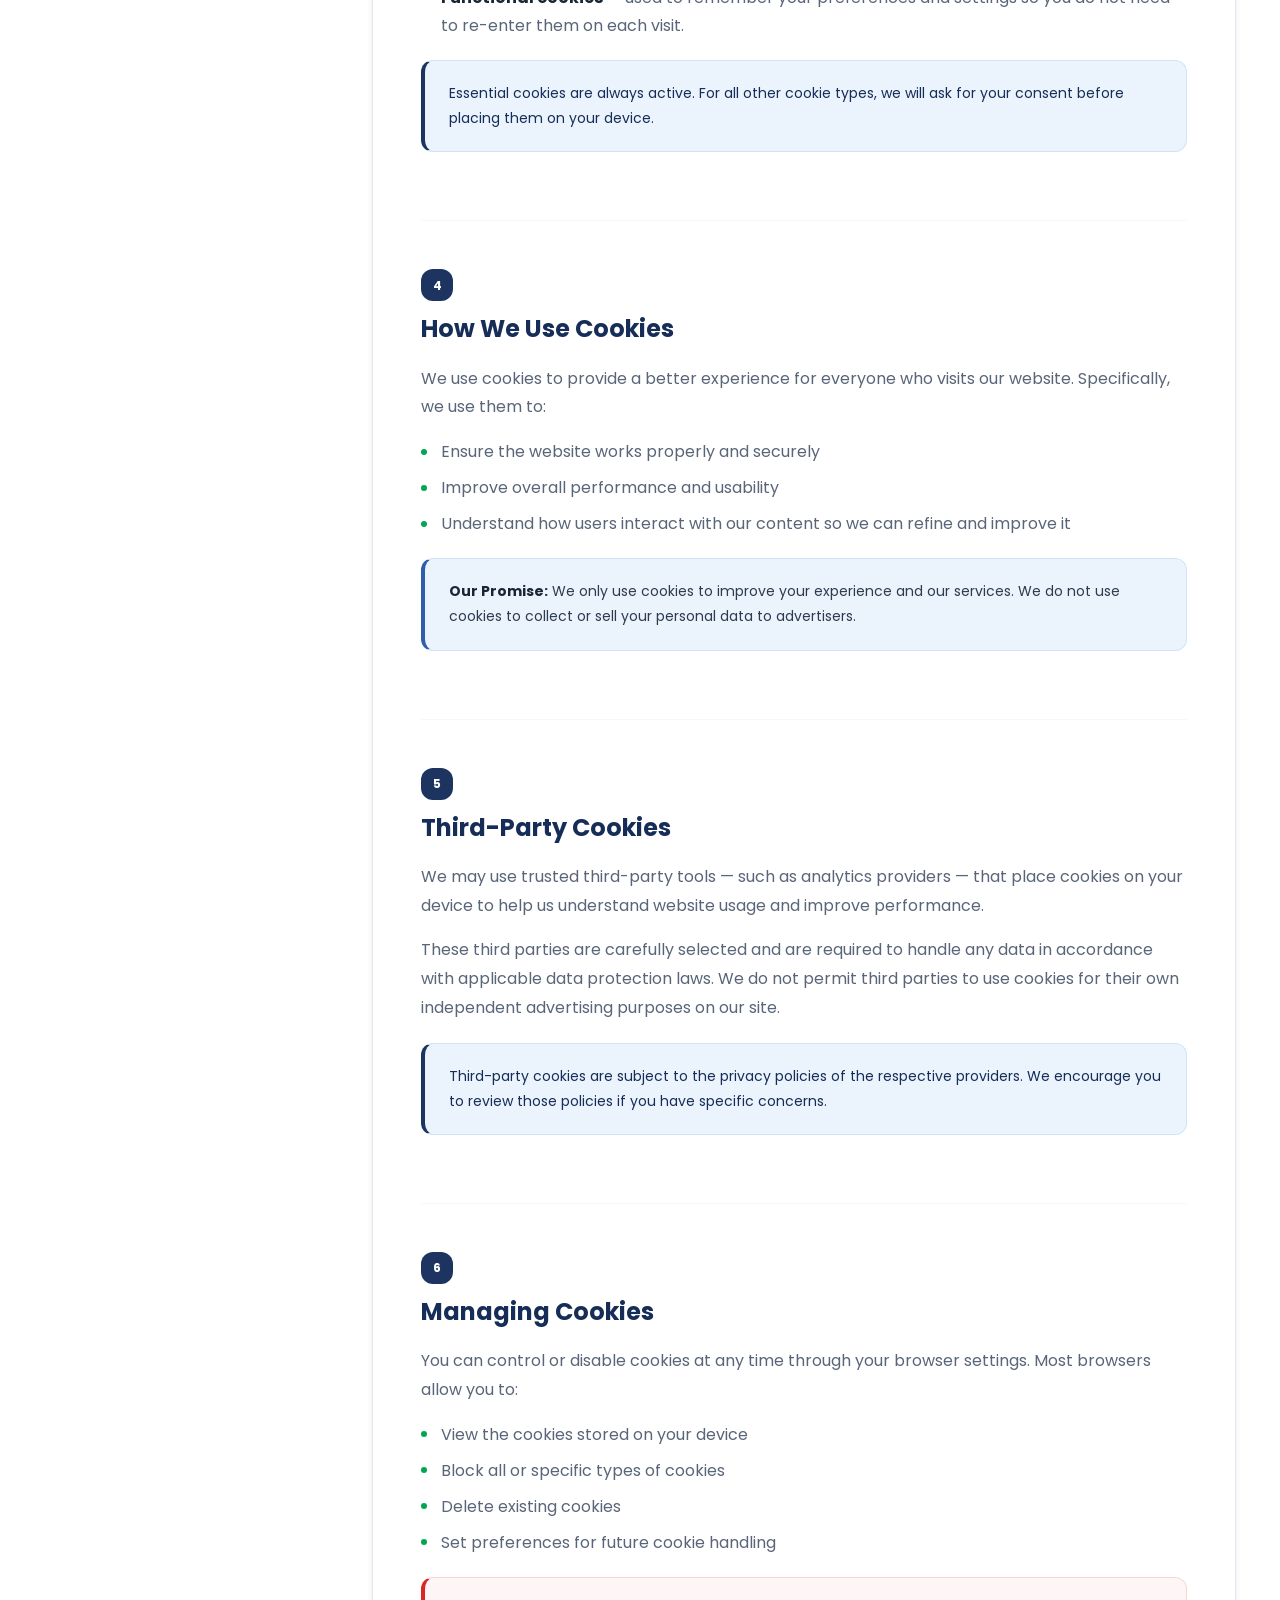
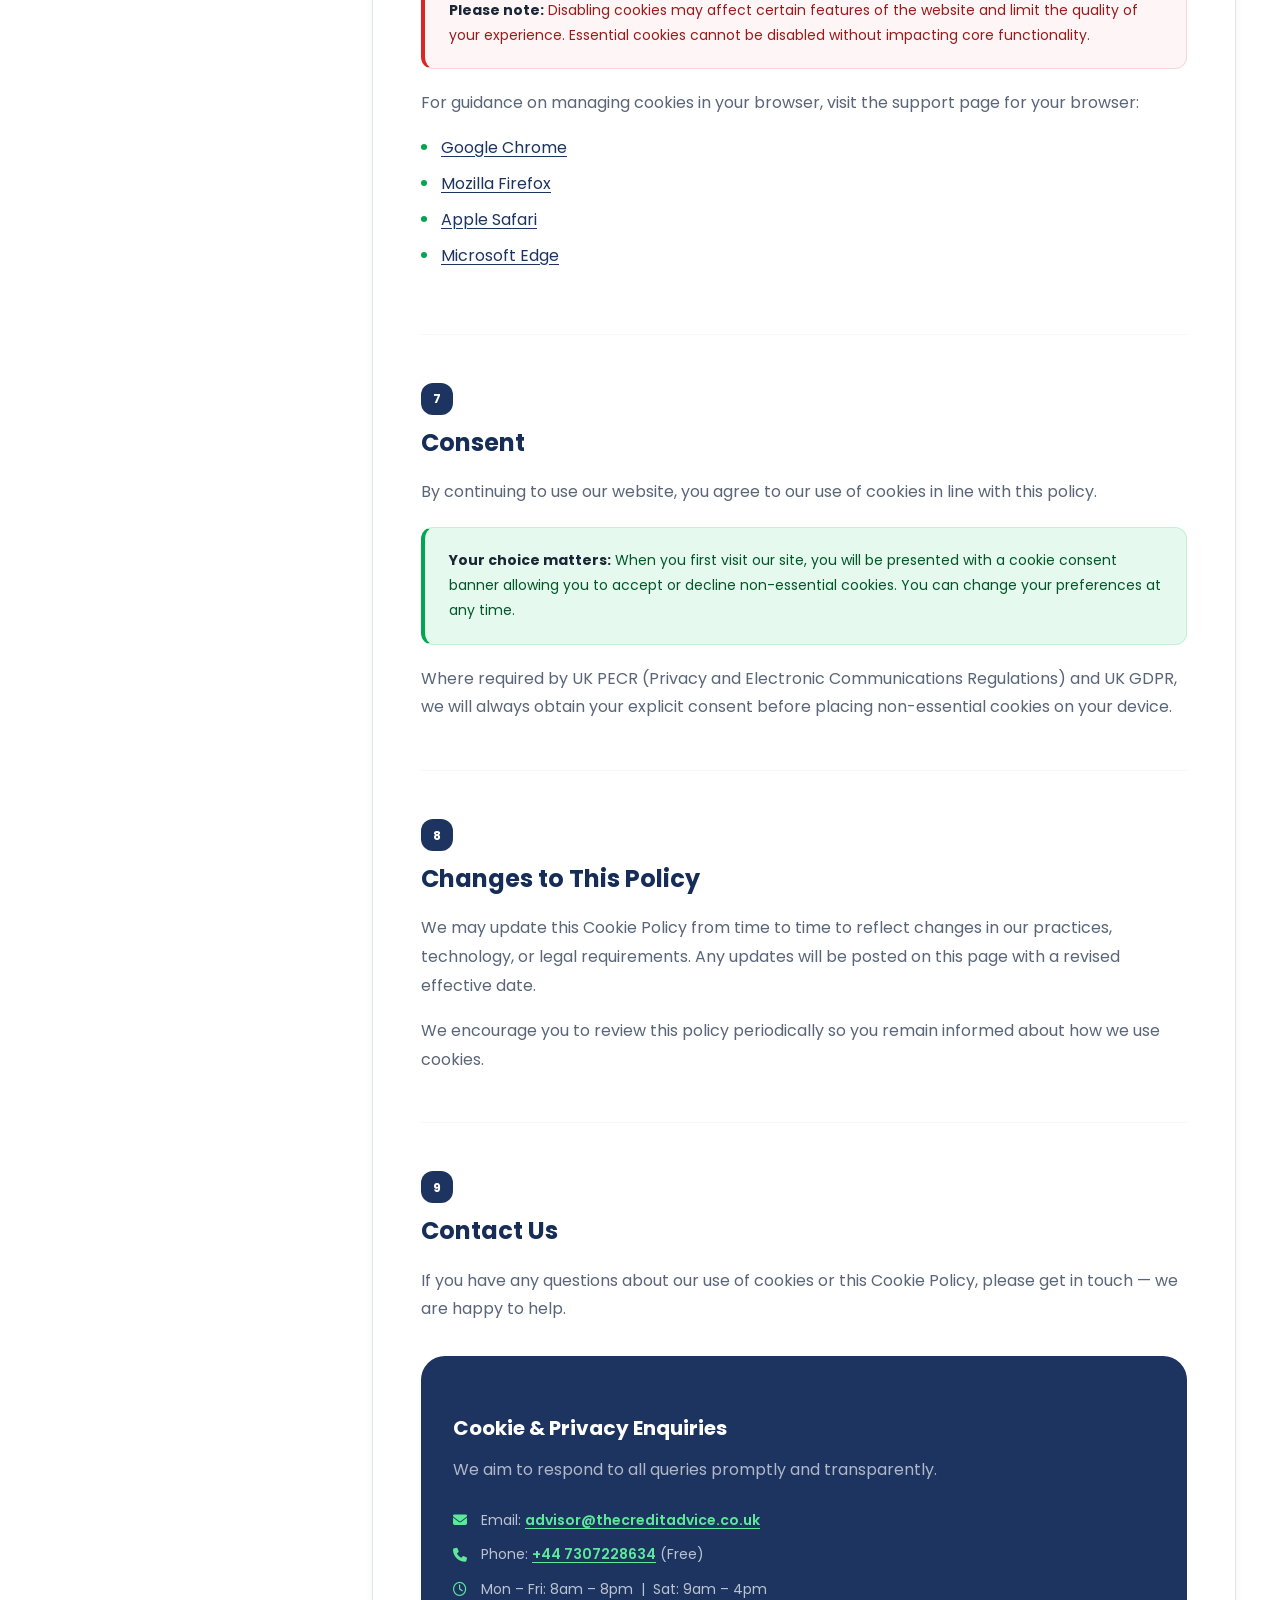
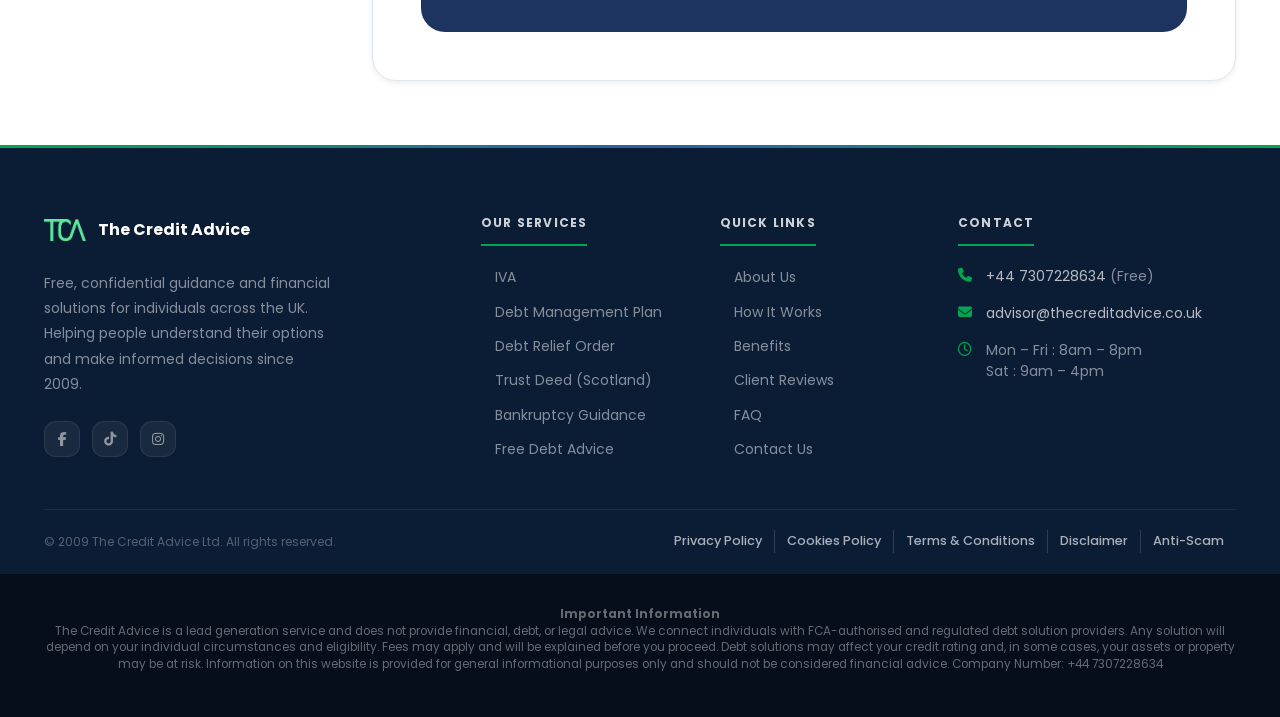
<file: cookies-policy.html>
﻿<!DOCTYPE html>
<html lang="en">
<head>
  <meta charset="UTF-8">
  <meta name="viewport" content="width=device-width, initial-scale=1.0">
  <meta name="description" content="The Credit Advice Cookie Policy — how we use cookies and similar technologies on our website.">
  <title>Cookie Policy | The Credit Advice</title>
  <link rel="preconnect" href="https://fonts.googleapis.com">
  <link rel="preconnect" href="https://fonts.gstatic.com" crossorigin>
  <link href="https://fonts.googleapis.com/css2?family=Poppins:wght@400;500;600;700;800&display=swap" rel="stylesheet">
  <link rel="stylesheet" href="https://cdnjs.cloudflare.com/ajax/libs/font-awesome/6.5.0/css/all.min.css">
  <link rel="stylesheet" href="css/style.css">
  <link rel="stylesheet" href="css/legal-pages.css">
  <link rel="icon" type="image/svg+xml" href="favicon.svg" />
</head>
<body class="legal-page">

<!-- NAVBAR -->
<nav id="navbar" class="scrolled" aria-label="Main navigation">
  <div class="container">
    <div class="nav-inner">
      <a href="index.html" class="nav-logo" aria-label="The Credit Advice — Home">
        <img src="assets/images/tca-logo.png" alt="The Credit Advice" class="nav-logo-img" aria-hidden="true">
        <div class="nav-logo-words">
          <span class="nav-logo-name">The Credit Advice</span>
        </div>
      </a>
      <ul class="nav-links" role="list">
        <li><a href="index.html#about">About</a></li>
        <li><a href="index.html#services">Services</a></li>
        <li><a href="index.html#debt-solutions">Debt Solutions</a></li>
        <li><a href="index.html#how-we-work">How It Works</a></li>
        <li><a href="index.html#testimonials">Reviews</a></li>
        <li><a href="index.html#faq">FAQ</a></li>
      </ul>
      <a href="index.html#contact" class="btn btn-green nav-cta">
        <i class="fa-solid fa-calendar-check" aria-hidden="true"></i>
        Free Consultation
      </a>
      <button class="nav-hamburger" id="nav-hamburger" aria-label="Open menu" aria-expanded="false" aria-controls="nav-mobile">
        <span></span><span></span><span></span>
      </button>
    </div>
  </div>
</nav>
<div class="nav-mobile" id="nav-mobile" role="dialog" aria-label="Mobile navigation">
  <div class="container">
    <a href="index.html#about">About Us</a>
    <a href="index.html#services">Our Services</a>
    <a href="index.html#debt-solutions">Debt Solutions</a>
    <a href="index.html#how-we-work">How It Works</a>
    <a href="index.html#benefits">Benefits</a>
    <a href="index.html#testimonials">Client Reviews</a>
    <a href="index.html#faq">FAQ</a>
    <a href="index.html#contact">Contact Us</a>
    <a href="tel:+447307228634" class="btn btn-green">
      <i class="fa-solid fa-phone" aria-hidden="true"></i> Call +44 7307228634
    </a>
  </div>
</div>

<!-- BREADCRUMB -->
<div class="breadcrumb-bar" style="margin-top:var(--nav-h)">
  <div class="container">
    <nav class="breadcrumb" aria-label="Breadcrumb">
      <a href="index.html"><i class="fa-solid fa-house" aria-hidden="true"></i> Home</a>
      <span class="breadcrumb-sep" aria-hidden="true"><i class="fa-solid fa-chevron-right"></i></span>
      <span class="breadcrumb-current">Cookie Policy</span>
    </nav>
  </div>
</div>

<!-- HERO -->
<div class="legal-hero">
  <div class="container legal-hero-inner">
    <div class="legal-hero-tag"><i class="fa-solid fa-cookie-bite" aria-hidden="true"></i> Privacy &amp; Cookies</div>
    <h1>Cookie Policy</h1>
    <div class="legal-hero-meta">
      <div class="legal-hero-meta-item"><i class="fa-solid fa-calendar" aria-hidden="true"></i> Effective Date: 2009</div>
      <div class="legal-hero-meta-item"><i class="fa-solid fa-building" aria-hidden="true"></i> The Credit Advice</div>
      <div class="legal-hero-meta-item"><i class="fa-solid fa-shield-halved" aria-hidden="true"></i> UK PECR &amp; GDPR Compliant</div>
    </div>
  </div>
</div>

<!-- CONTENT -->
<div class="container">
  <div class="legal-layout">

    <!-- TOC -->
    <aside class="toc-wrap">
      <div class="toc-card">
        <div class="toc-header">
          <i class="fa-solid fa-list-ul" aria-hidden="true"></i>
          <span>Contents</span>
        </div>
        <div class="toc-body">
          <nav class="toc-list" aria-label="Table of contents">
            <a href="#section-1" class="toc-item">1. Introduction</a>
            <a href="#section-2" class="toc-item">2. What Are Cookies?</a>
            <a href="#section-3" class="toc-item">3. Types of Cookies We Use</a>
            <a href="#section-4" class="toc-item">4. How We Use Cookies</a>
            <a href="#section-5" class="toc-item">5. Third-Party Cookies</a>
            <a href="#section-6" class="toc-item">6. Managing Cookies</a>
            <a href="#section-7" class="toc-item">7. Consent</a>
            <a href="#section-8" class="toc-item">8. Changes to This Policy</a>
            <a href="#section-9" class="toc-item">9. Contact Us</a>
          </nav>
        </div>
      </div>
    </aside>

    <!-- Main Content -->
    <main class="legal-content" id="main-content">

      <div class="legal-section" id="section-1">
        <div class="legal-section-num" aria-hidden="true">1</div>
        <h2>Introduction</h2>
        <p>This Cookie Policy explains how The Credit Advice uses cookies and similar technologies to improve your experience when visiting our website.</p>
        <div class="legal-info-box">
          <p><strong>About This Policy:</strong> By using our website, you agree to the use of cookies as described in this policy. You can manage your preferences at any time through your browser settings or by adjusting your consent choices on our site.</p>
        </div>
      </div>

      <div class="legal-section" id="section-2">
        <div class="legal-section-num" aria-hidden="true">2</div>
        <h2>What Are Cookies?</h2>
        <p>Cookies are small text files stored on your device when you visit a website. They help websites function efficiently and provide insights into user behaviour, allowing us to deliver a better and more personalised experience.</p>
        <div class="legal-gold-box">
          <p><strong>Good to know:</strong> Cookies cannot carry viruses, install malware, or access files on your device. They are simply data files used to improve how a website works for you.</p>
        </div>
      </div>

      <div class="legal-section" id="section-3">
        <div class="legal-section-num" aria-hidden="true">3</div>
        <h2>Types of Cookies We Use</h2>
        <p>We may use the following types of cookies on our website:</p>
        <ul>
          <li><strong>Essential cookies</strong> — required for basic website functionality. These cannot be disabled as the site would not work without them.</li>
          <li><strong>Performance cookies</strong> — used to analyse how visitors use the site, helping us identify areas for improvement. All data collected is anonymised.</li>
          <li><strong>Functional cookies</strong> — used to remember your preferences and settings so you do not need to re-enter them on each visit.</li>
        </ul>
        <div class="legal-info-box">
          <p>Essential cookies are always active. For all other cookie types, we will ask for your consent before placing them on your device.</p>
        </div>
      </div>

      <div class="legal-section" id="section-4">
        <div class="legal-section-num" aria-hidden="true">4</div>
        <h2>How We Use Cookies</h2>
        <p>We use cookies to provide a better experience for everyone who visits our website. Specifically, we use them to:</p>
        <ul>
          <li>Ensure the website works properly and securely</li>
          <li>Improve overall performance and usability</li>
          <li>Understand how users interact with our content so we can refine and improve it</li>
        </ul>
        <div class="legal-gold-box">
          <p><strong>Our Promise:</strong> We only use cookies to improve your experience and our services. We do not use cookies to collect or sell your personal data to advertisers.</p>
        </div>
      </div>

      <div class="legal-section" id="section-5">
        <div class="legal-section-num" aria-hidden="true">5</div>
        <h2>Third-Party Cookies</h2>
        <p>We may use trusted third-party tools — such as analytics providers — that place cookies on your device to help us understand website usage and improve performance.</p>
        <p>These third parties are carefully selected and are required to handle any data in accordance with applicable data protection laws. We do not permit third parties to use cookies for their own independent advertising purposes on our site.</p>
        <div class="legal-info-box">
          <p>Third-party cookies are subject to the privacy policies of the respective providers. We encourage you to review those policies if you have specific concerns.</p>
        </div>
      </div>

      <div class="legal-section" id="section-6">
        <div class="legal-section-num" aria-hidden="true">6</div>
        <h2>Managing Cookies</h2>
        <p>You can control or disable cookies at any time through your browser settings. Most browsers allow you to:</p>
        <ul>
          <li>View the cookies stored on your device</li>
          <li>Block all or specific types of cookies</li>
          <li>Delete existing cookies</li>
          <li>Set preferences for future cookie handling</li>
        </ul>
        <div class="legal-warning-box">
          <p><strong>Please note:</strong> Disabling cookies may affect certain features of the website and limit the quality of your experience. Essential cookies cannot be disabled without impacting core functionality.</p>
        </div>
        <p>For guidance on managing cookies in your browser, visit the support page for your browser:</p>
        <ul>
          <li><a href="https://support.google.com/chrome/answer/95647" target="_blank" rel="noopener">Google Chrome</a></li>
          <li><a href="https://support.mozilla.org/en-US/kb/enable-and-disable-cookies-website-preferences" target="_blank" rel="noopener">Mozilla Firefox</a></li>
          <li><a href="https://support.apple.com/guide/safari/manage-cookies-sfri11471" target="_blank" rel="noopener">Apple Safari</a></li>
          <li><a href="https://support.microsoft.com/en-us/microsoft-edge/delete-cookies-in-microsoft-edge" target="_blank" rel="noopener">Microsoft Edge</a></li>
        </ul>
      </div>

      <div class="legal-section" id="section-7">
        <div class="legal-section-num" aria-hidden="true">7</div>
        <h2>Consent</h2>
        <p>By continuing to use our website, you agree to our use of cookies in line with this policy.</p>
        <div class="legal-success-box">
          <p><strong>Your choice matters:</strong> When you first visit our site, you will be presented with a cookie consent banner allowing you to accept or decline non-essential cookies. You can change your preferences at any time.</p>
        </div>
        <p>Where required by UK PECR (Privacy and Electronic Communications Regulations) and UK GDPR, we will always obtain your explicit consent before placing non-essential cookies on your device.</p>
      </div>

      <div class="legal-section" id="section-8">
        <div class="legal-section-num" aria-hidden="true">8</div>
        <h2>Changes to This Policy</h2>
        <p>We may update this Cookie Policy from time to time to reflect changes in our practices, technology, or legal requirements. Any updates will be posted on this page with a revised effective date.</p>
        <p>We encourage you to review this policy periodically so you remain informed about how we use cookies.</p>
      </div>

      <div class="legal-section" id="section-9">
        <div class="legal-section-num" aria-hidden="true">9</div>
        <h2>Contact Us</h2>
        <p>If you have any questions about our use of cookies or this Cookie Policy, please get in touch — we are happy to help.</p>
        <div class="legal-contact-card">
          <h3>Cookie &amp; Privacy Enquiries</h3>
          <p>We aim to respond to all queries promptly and transparently.</p>
          <div class="legal-contact-methods">
            <div class="legal-contact-method"><i class="fa-solid fa-envelope" aria-hidden="true"></i><span>Email: <a href="mailto:advisor@thecreditadvice.co.uk">advisor@thecreditadvice.co.uk</a></span></div>
            <div class="legal-contact-method"><i class="fa-solid fa-phone" aria-hidden="true"></i><span>Phone: <a href="tel:+447307228634">+44 7307228634</a> (Free)</span></div>
            <div class="legal-contact-method"><i class="fa-regular fa-clock" aria-hidden="true"></i><span>Mon &ndash; Fri: 8am &ndash; 8pm &nbsp;|&nbsp; Sat: 9am &ndash; 4pm</span></div>
          </div>
        </div>
      </div>

    </main>
  </div>
</div>

<footer id="footer" aria-label="Site footer">
  <div class="container">
    <div class="footer-top">
      <div>
        <div class="f-logo">
          <img src="assets/images/tca-logo.png" alt="The Credit Advice" class="f-logo-img" aria-hidden="true">
          <div>
            <div class="f-logo-name">The Credit Advice</div>
          </div>
        </div>
        <p class="f-desc">Free, confidential guidance and financial solutions for individuals across the UK. Helping people understand their options and make informed decisions since 2009.</p>
        <div class="f-socials" aria-label="Social media links">
          <a href="https://www.facebook.com/profile.php?id=61590652065274" class="f-social" aria-label="Facebook" target="_blank" rel="noopener noreferrer"><i class="fa-brands fa-facebook-f" aria-hidden="true"></i></a>
          <a href="https://www.tiktok.com/@user2695124747028?_r=1&_t=ZS-97JgbvBmDlX" class="f-social" aria-label="TikTok" target="_blank" rel="noopener noreferrer"><i class="fa-brands fa-tiktok" aria-hidden="true"></i></a>
          <a href="#" class="f-social" aria-label="Instagram"><i class="fa-brands fa-instagram" aria-hidden="true"></i></a>
        </div>
      </div>
      <div class="f-col">
        <h4>Our Services</h4>
        <ul class="f-links" role="list">
          <li><a href="index.html#debt-solutions"><i class="fa-solid fa-chevron-right" aria-hidden="true"></i> IVA</a></li>
          <li><a href="index.html#debt-solutions"><i class="fa-solid fa-chevron-right" aria-hidden="true"></i> Debt Management Plan</a></li>
          <li><a href="index.html#debt-solutions"><i class="fa-solid fa-chevron-right" aria-hidden="true"></i> Debt Relief Order</a></li>
          <li><a href="index.html#debt-solutions"><i class="fa-solid fa-chevron-right" aria-hidden="true"></i> Trust Deed (Scotland)</a></li>
          <li><a href="index.html#services"><i class="fa-solid fa-chevron-right" aria-hidden="true"></i> Bankruptcy Guidance</a></li>
          <li><a href="index.html#services"><i class="fa-solid fa-chevron-right" aria-hidden="true"></i> Free Debt Advice</a></li>
        </ul>
      </div>
      <div class="f-col">
        <h4>Quick Links</h4>
        <ul class="f-links" role="list">
          <li><a href="index.html#about"><i class="fa-solid fa-chevron-right" aria-hidden="true"></i> About Us</a></li>
          <li><a href="index.html#how-we-work"><i class="fa-solid fa-chevron-right" aria-hidden="true"></i> How It Works</a></li>
          <li><a href="index.html#benefits"><i class="fa-solid fa-chevron-right" aria-hidden="true"></i> Benefits</a></li>
          <li><a href="index.html#testimonials"><i class="fa-solid fa-chevron-right" aria-hidden="true"></i> Client Reviews</a></li>
          <li><a href="index.html#faq"><i class="fa-solid fa-chevron-right" aria-hidden="true"></i> FAQ</a></li>
          <li><a href="index.html#contact"><i class="fa-solid fa-chevron-right" aria-hidden="true"></i> Contact Us</a></li>
        </ul>
      </div>
      <div class="f-col">
        <h4>Contact</h4>
        <ul class="f-contact-items" role="list">
          <li class="f-contact-item"><i class="fa-solid fa-phone" aria-hidden="true"></i><span><a href="tel:+447307228634">+44 7307228634</a> (Free)</span></li>
          <li class="f-contact-item"><i class="fa-solid fa-envelope" aria-hidden="true"></i><span><a href="mailto:advisor@thecreditadvice.co.uk">advisor@thecreditadvice.co.uk</a></span></li>
          <li class="f-contact-item"><i class="fa-regular fa-clock" aria-hidden="true"></i><span>Mon &ndash; Fri : 8am &ndash; 8pm<br>Sat : 9am &ndash; 4pm</span></li>
        </ul>
      </div>
    </div>
    <div class="footer-bottom">
      <p class="f-copy">&copy; 2009 The Credit Advice Ltd. All rights reserved.</p>
      <nav class="f-bottom-links" aria-label="Legal links">
        <a href="privacy-policy.html">Privacy Policy</a>
        <a href="cookies-policy.html">Cookies Policy</a>
        <a href="terms-conditions.html">Terms &amp; Conditions</a>
        <a href="disclaimer.html">Disclaimer</a>
        <a href="anti-scam.html">Anti-Scam</a>
      </nav>
    </div>
  </div>
</footer>

<div class="site-disclaimer">
  <div class="container">
    <div class="sd-content">
      <p style="text-align: center;">
        <b>Important Information</b>
        <br>
        The Credit Advice is a lead generation service and does not provide financial, debt, or legal advice. We connect individuals with FCA-authorised and regulated debt solution providers.
        Any solution will depend on your individual circumstances and eligibility. Fees may apply and will be explained before you proceed.
        Debt solutions may affect your credit rating and, in some cases, your assets or property may be at risk. Information on this website is provided for general informational purposes only and should not be considered financial advice.
        Company Number: +44 7307228634
      </p>
    </div>
  </div>
</div>

<button id="back-to-top" aria-label="Back to top"><i class="fa-solid fa-chevron-up" aria-hidden="true"></i></button>
<div id="cookie-banner" role="dialog" aria-label="Cookie consent">
  <div class="cookie-text">We use cookies to improve your experience. <a href="cookies-policy.html">Learn more</a>.</div>
  <div class="cookie-actions">
    <button id="cookie-decline" class="btn btn-outline-white btn-sm" style="border-color:rgba(255,255,255,.3)">Necessary Only</button>
    <button id="cookie-accept" class="btn btn-green btn-sm">Accept All</button>
  </div>
</div>

<script src="js/legal-pages.js"></script>
</body>
</html>
</file>
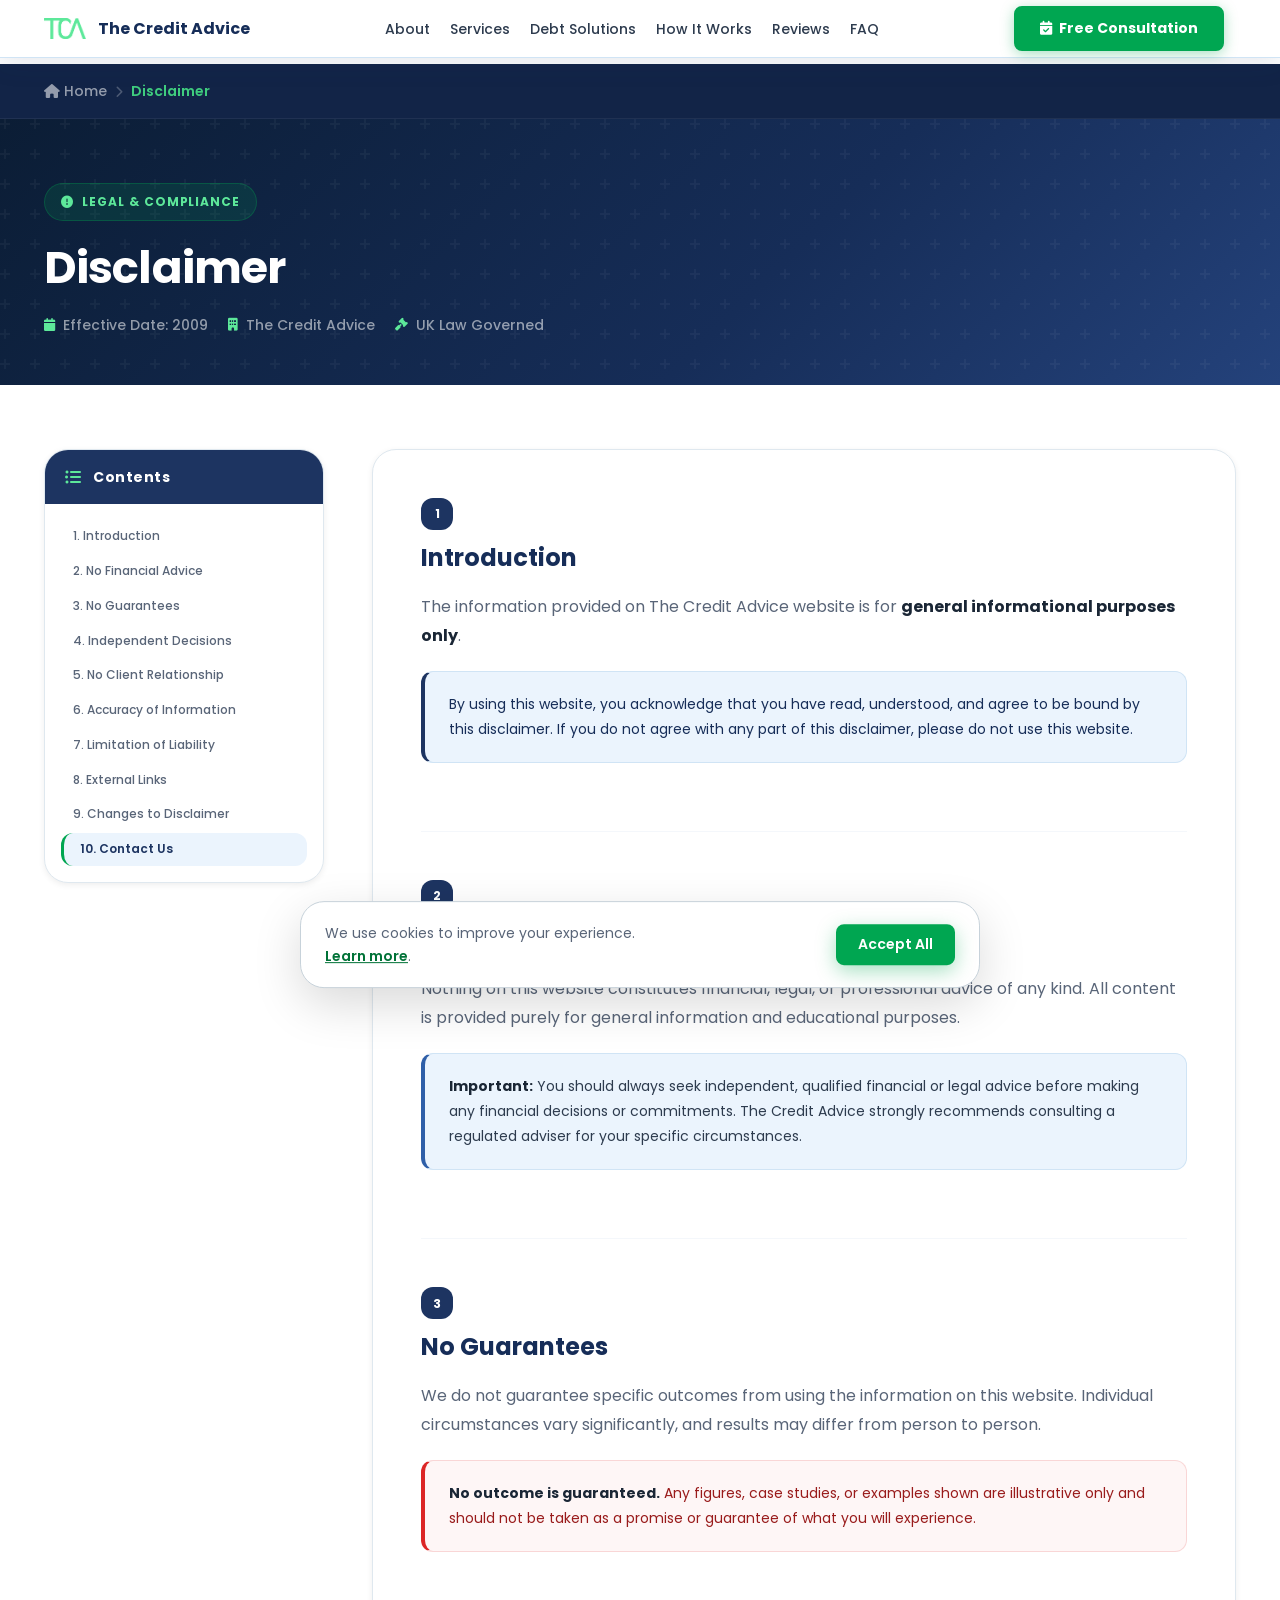
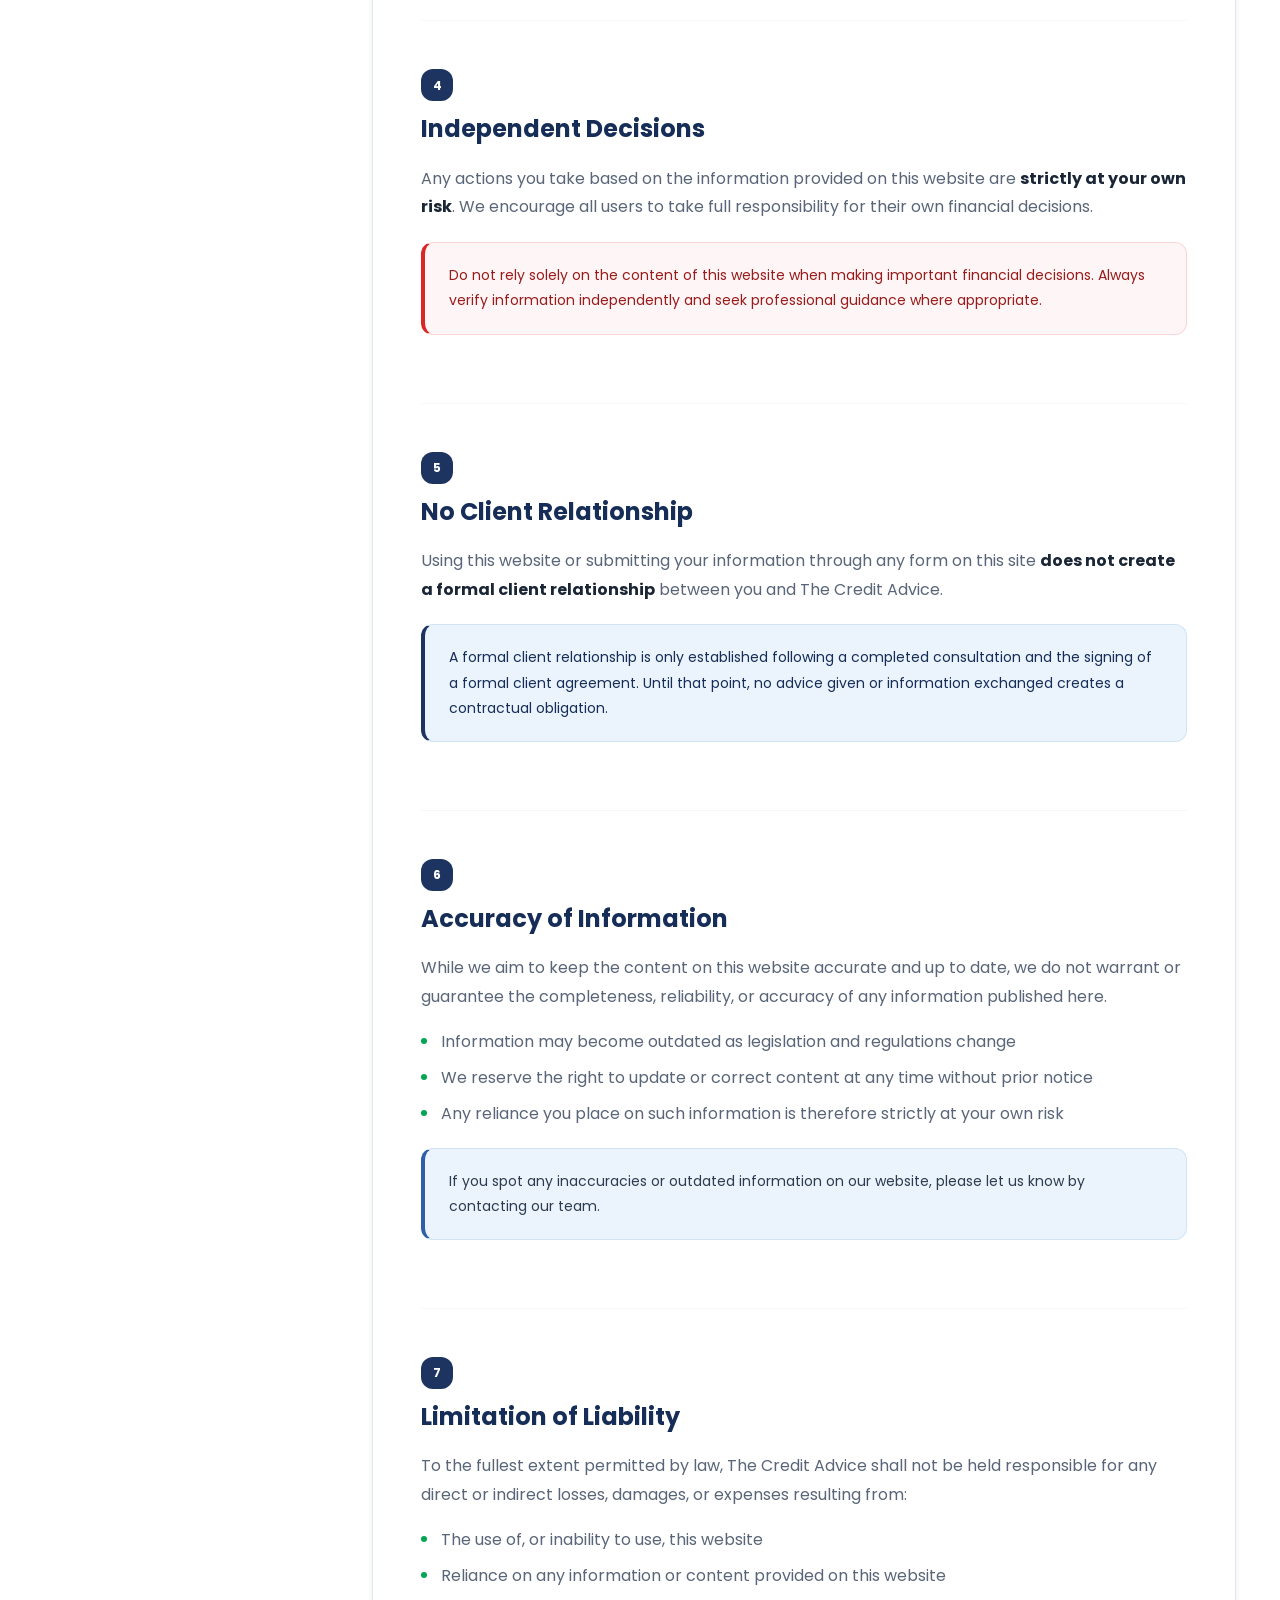
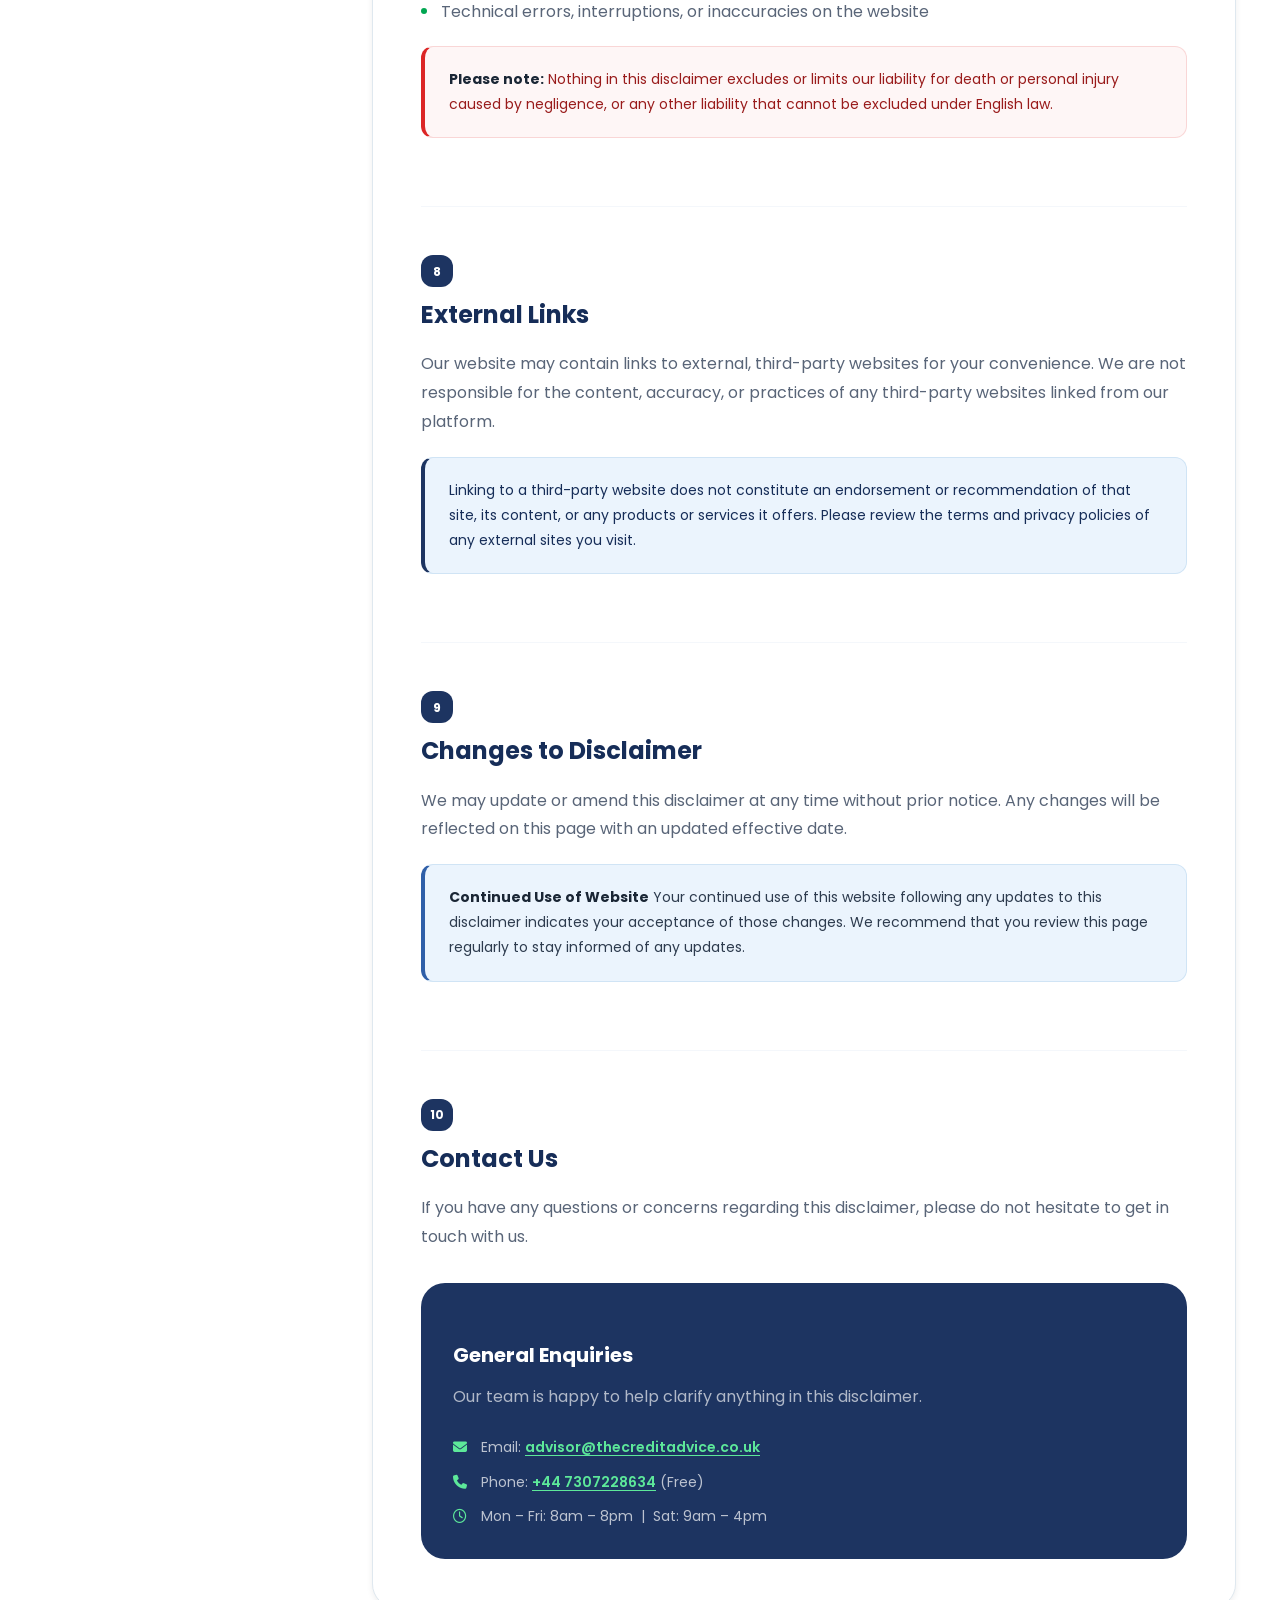
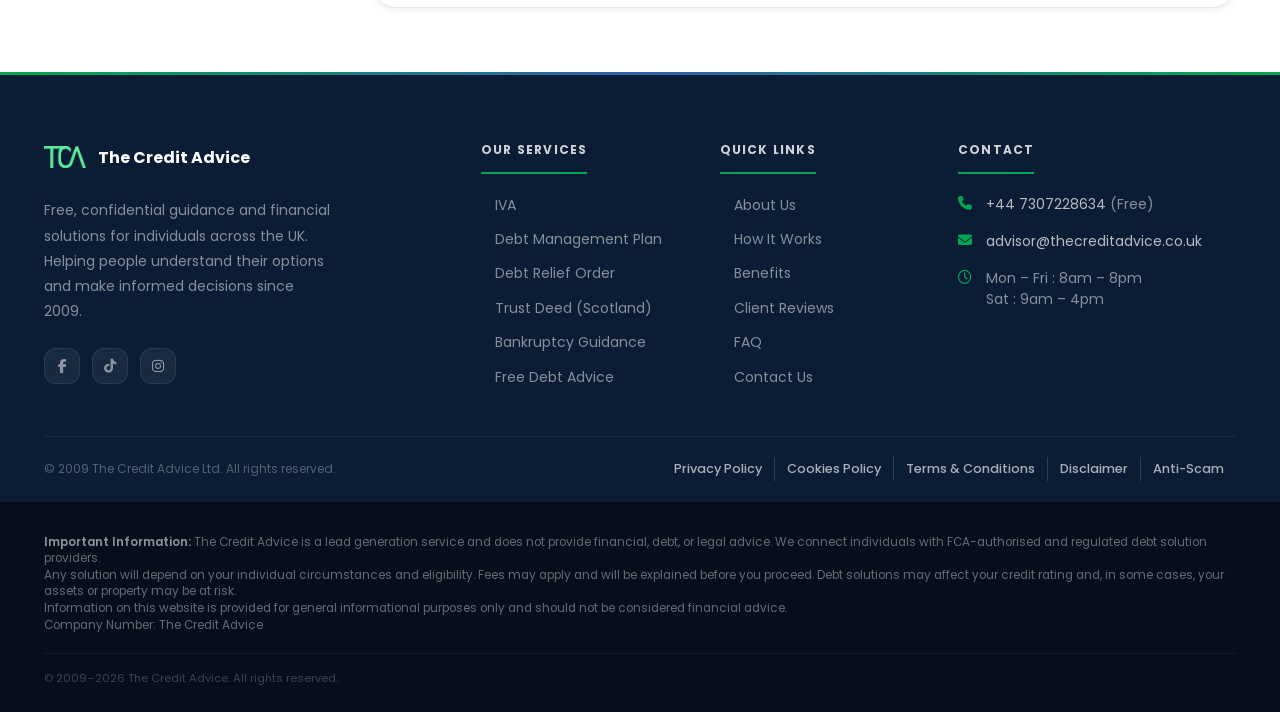
<file: disclaimer.html>
﻿<!DOCTYPE html>
<html lang="en">
<head>
  <meta charset="UTF-8">
  <meta name="viewport" content="width=device-width, initial-scale=1.0">
  <meta name="description" content="The Credit Advice Disclaimer — important information about the use of our website and services.">
  <title>Disclaimer | The Credit Advice</title>
  <link rel="preconnect" href="https://fonts.googleapis.com">
  <link rel="preconnect" href="https://fonts.gstatic.com" crossorigin>
  <link href="https://fonts.googleapis.com/css2?family=Poppins:wght@400;500;600;700;800&display=swap" rel="stylesheet">
  <link rel="stylesheet" href="https://cdnjs.cloudflare.com/ajax/libs/font-awesome/6.5.0/css/all.min.css">
  <link rel="stylesheet" href="css/style.css">
  <link rel="stylesheet" href="css/legal-pages.css">
  <link rel="icon" type="image/svg+xml" href="favicon.svg" />
</head>
<body class="legal-page">

<!-- NAVBAR -->
<nav id="navbar" class="scrolled" aria-label="Main navigation">
  <div class="container">
    <div class="nav-inner">
      <a href="index.html" class="nav-logo" aria-label="The Credit Advice — Home">
        <img src="assets/images/tca-logo.png" alt="The Credit Advice" class="nav-logo-img" aria-hidden="true">
        <div class="nav-logo-words">
          <span class="nav-logo-name">The Credit Advice</span>
        </div>
      </a>
      <ul class="nav-links" role="list">
        <li><a href="index.html#about">About</a></li>
        <li><a href="index.html#services">Services</a></li>
        <li><a href="index.html#debt-solutions">Debt Solutions</a></li>
        <li><a href="index.html#how-we-work">How It Works</a></li>
        <li><a href="index.html#testimonials">Reviews</a></li>
        <li><a href="index.html#faq">FAQ</a></li>
      </ul>
      <a href="index.html#contact" class="btn btn-green nav-cta">
        <i class="fa-solid fa-calendar-check" aria-hidden="true"></i>
        Free Consultation
      </a>
      <button class="nav-hamburger" id="nav-hamburger" aria-label="Open menu" aria-expanded="false" aria-controls="nav-mobile">
        <span></span><span></span><span></span>
      </button>
    </div>
  </div>
</nav>
<div class="nav-mobile" id="nav-mobile" role="dialog" aria-label="Mobile navigation">
  <div class="container">
    <a href="index.html#about">About Us</a>
    <a href="index.html#services">Our Services</a>
    <a href="index.html#debt-solutions">Debt Solutions</a>
    <a href="index.html#how-we-work">How It Works</a>
    <a href="index.html#benefits">Benefits</a>
    <a href="index.html#testimonials">Client Reviews</a>
    <a href="index.html#faq">FAQ</a>
    <a href="index.html#contact">Contact Us</a>
    <a href="tel:+447307228634" class="btn btn-green">
      <i class="fa-solid fa-phone" aria-hidden="true"></i> Call +44 7307228634
    </a>
  </div>
</div>

<!-- BREADCRUMB -->
<div class="breadcrumb-bar" style="margin-top:var(--nav-h)">
  <div class="container">
    <nav class="breadcrumb" aria-label="Breadcrumb">
      <a href="index.html"><i class="fa-solid fa-house" aria-hidden="true"></i> Home</a>
      <span class="breadcrumb-sep" aria-hidden="true"><i class="fa-solid fa-chevron-right"></i></span>
      <span class="breadcrumb-current">Disclaimer</span>
    </nav>
  </div>
</div>

<!-- HERO -->
<div class="legal-hero">
  <div class="container legal-hero-inner">
    <div class="legal-hero-tag"><i class="fa-solid fa-circle-exclamation" aria-hidden="true"></i> Legal &amp; Compliance</div>
    <h1>Disclaimer</h1>
    <div class="legal-hero-meta">
      <div class="legal-hero-meta-item"><i class="fa-solid fa-calendar" aria-hidden="true"></i> Effective Date: 2009</div>
      <div class="legal-hero-meta-item"><i class="fa-solid fa-building" aria-hidden="true"></i> The Credit Advice</div>
      <div class="legal-hero-meta-item"><i class="fa-solid fa-gavel" aria-hidden="true"></i> UK Law Governed</div>
    </div>
  </div>
</div>

<!-- CONTENT -->
<div class="container">
  <div class="legal-layout">

    <!-- TOC -->
    <aside class="toc-wrap">
      <div class="toc-card">
        <div class="toc-header">
          <i class="fa-solid fa-list-ul" aria-hidden="true"></i>
          <span>Contents</span>
        </div>
        <div class="toc-body">
          <nav class="toc-list" aria-label="Table of contents">
            <a href="#section-1" class="toc-item">1. Introduction</a>
            <a href="#section-2" class="toc-item">2. No Financial Advice</a>
            <a href="#section-3" class="toc-item">3. No Guarantees</a>
            <a href="#section-4" class="toc-item">4. Independent Decisions</a>
            <a href="#section-5" class="toc-item">5. No Client Relationship</a>
            <a href="#section-6" class="toc-item">6. Accuracy of Information</a>
            <a href="#section-7" class="toc-item">7. Limitation of Liability</a>
            <a href="#section-8" class="toc-item">8. External Links</a>
            <a href="#section-9" class="toc-item">9. Changes to Disclaimer</a>
            <a href="#section-10" class="toc-item">10. Contact Us</a>
          </nav>
        </div>
      </div>
    </aside>

    <!-- Main Content -->
    <main class="legal-content" id="main-content">

      <div class="legal-section" id="section-1">
        <div class="legal-section-num" aria-hidden="true">1</div>
        <h2>Introduction</h2>
        <p>The information provided on The Credit Advice website is for <strong>general informational purposes only</strong>.</p>
        <div class="legal-info-box">
          <p>By using this website, you acknowledge that you have read, understood, and agree to be bound by this disclaimer. If you do not agree with any part of this disclaimer, please do not use this website.</p>
        </div>
      </div>

      <div class="legal-section" id="section-2">
        <div class="legal-section-num" aria-hidden="true">2</div>
        <h2>No Financial Advice</h2>
        <p>Nothing on this website constitutes financial, legal, or professional advice of any kind. All content is provided purely for general information and educational purposes.</p>
        <div class="legal-gold-box">
          <p><strong>Important:</strong> You should always seek independent, qualified financial or legal advice before making any financial decisions or commitments. The Credit Advice strongly recommends consulting a regulated adviser for your specific circumstances.</p>
        </div>
      </div>

      <div class="legal-section" id="section-3">
        <div class="legal-section-num" aria-hidden="true">3</div>
        <h2>No Guarantees</h2>
        <p>We do not guarantee specific outcomes from using the information on this website. Individual circumstances vary significantly, and results may differ from person to person.</p>
        <div class="legal-warning-box">
          <p><strong>No outcome is guaranteed.</strong> Any figures, case studies, or examples shown are illustrative only and should not be taken as a promise or guarantee of what you will experience.</p>
        </div>
      </div>

      <div class="legal-section" id="section-4">
        <div class="legal-section-num" aria-hidden="true">4</div>
        <h2>Independent Decisions</h2>
        <p>Any actions you take based on the information provided on this website are <strong>strictly at your own risk</strong>. We encourage all users to take full responsibility for their own financial decisions.</p>
        <div class="legal-warning-box">
          <p>Do not rely solely on the content of this website when making important financial decisions. Always verify information independently and seek professional guidance where appropriate.</p>
        </div>
      </div>

      <div class="legal-section" id="section-5">
        <div class="legal-section-num" aria-hidden="true">5</div>
        <h2>No Client Relationship</h2>
        <p>Using this website or submitting your information through any form on this site <strong>does not create a formal client relationship</strong> between you and The Credit Advice.</p>
        <div class="legal-info-box">
          <p>A formal client relationship is only established following a completed consultation and the signing of a formal client agreement. Until that point, no advice given or information exchanged creates a contractual obligation.</p>
        </div>
      </div>

      <div class="legal-section" id="section-6">
        <div class="legal-section-num" aria-hidden="true">6</div>
        <h2>Accuracy of Information</h2>
        <p>While we aim to keep the content on this website accurate and up to date, we do not warrant or guarantee the completeness, reliability, or accuracy of any information published here.</p>
        <ul>
          <li>Information may become outdated as legislation and regulations change</li>
          <li>We reserve the right to update or correct content at any time without prior notice</li>
          <li>Any reliance you place on such information is therefore strictly at your own risk</li>
        </ul>
        <div class="legal-gold-box">
          <p>If you spot any inaccuracies or outdated information on our website, please let us know by contacting our team.</p>
        </div>
      </div>

      <div class="legal-section" id="section-7">
        <div class="legal-section-num" aria-hidden="true">7</div>
        <h2>Limitation of Liability</h2>
        <p>To the fullest extent permitted by law, The Credit Advice shall not be held responsible for any direct or indirect losses, damages, or expenses resulting from:</p>
        <ul>
          <li>The use of, or inability to use, this website</li>
          <li>Reliance on any information or content provided on this website</li>
          <li>Technical errors, interruptions, or inaccuracies on the website</li>
        </ul>
        <div class="legal-warning-box">
          <p><strong>Please note:</strong> Nothing in this disclaimer excludes or limits our liability for death or personal injury caused by negligence, or any other liability that cannot be excluded under English law.</p>
        </div>
      </div>

      <div class="legal-section" id="section-8">
        <div class="legal-section-num" aria-hidden="true">8</div>
        <h2>External Links</h2>
        <p>Our website may contain links to external, third-party websites for your convenience. We are not responsible for the content, accuracy, or practices of any third-party websites linked from our platform.</p>
        <div class="legal-info-box">
          <p>Linking to a third-party website does not constitute an endorsement or recommendation of that site, its content, or any products or services it offers. Please review the terms and privacy policies of any external sites you visit.</p>
        </div>
      </div>

      <div class="legal-section" id="section-9">
        <div class="legal-section-num" aria-hidden="true">9</div>
        <h2>Changes to Disclaimer</h2>
        <p>We may update or amend this disclaimer at any time without prior notice. Any changes will be reflected on this page with an updated effective date.</p>
        <div class="legal-gold-box">
          <p><strong>Continued Use of Website</strong> Your continued use of this website following any updates to this disclaimer indicates your acceptance of those changes. We recommend that you review this page regularly to stay informed of any updates.</p>
        </div>
      </div>

      <div class="legal-section" id="section-10">
        <div class="legal-section-num" aria-hidden="true">10</div>
        <h2>Contact Us</h2>
        <p>If you have any questions or concerns regarding this disclaimer, please do not hesitate to get in touch with us.</p>
        <div class="legal-contact-card">
          <h3>General Enquiries</h3>
          <p>Our team is happy to help clarify anything in this disclaimer.</p>
          <div class="legal-contact-methods">
            <div class="legal-contact-method"><i class="fa-solid fa-envelope" aria-hidden="true"></i><span>Email: <a href="mailto:advisor@thecreditadvice.co.uk">advisor@thecreditadvice.co.uk</a></span></div>
            <div class="legal-contact-method"><i class="fa-solid fa-phone" aria-hidden="true"></i><span>Phone: <a href="tel:+447307228634">+44 7307228634</a> (Free)</span></div>
            <div class="legal-contact-method"><i class="fa-regular fa-clock" aria-hidden="true"></i><span>Mon &ndash; Fri: 8am &ndash; 8pm &nbsp;|&nbsp; Sat: 9am &ndash; 4pm</span></div>
          </div>
        </div>
      </div>

    </main>
  </div>
</div>

<footer id="footer" aria-label="Site footer">
  <div class="container">
    <div class="footer-top">
      <div>
        <div class="f-logo">
          <img src="assets/images/tca-logo.png" alt="The Credit Advice" class="f-logo-img" aria-hidden="true">
          <div>
            <div class="f-logo-name">The Credit Advice</div>
          </div>
        </div>
        <p class="f-desc">Free, confidential guidance and financial solutions for individuals across the UK. Helping people understand their options and make informed decisions since 2009.</p>
        <div class="f-socials" aria-label="Social media links">
          <a href="https://www.facebook.com/profile.php?id=61590652065274" class="f-social" aria-label="Facebook" target="_blank" rel="noopener noreferrer"><i class="fa-brands fa-facebook-f" aria-hidden="true"></i></a>
          <a href="https://www.tiktok.com/@user2695124747028?_r=1&_t=ZS-97JgbvBmDlX" class="f-social" aria-label="TikTok" target="_blank" rel="noopener noreferrer"><i class="fa-brands fa-tiktok" aria-hidden="true"></i></a>
          <a href="#" class="f-social" aria-label="Instagram"><i class="fa-brands fa-instagram" aria-hidden="true"></i></a>
        </div>
      </div>
      <div class="f-col">
        <h4>Our Services</h4>
        <ul class="f-links" role="list">
          <li><a href="index.html#debt-solutions"><i class="fa-solid fa-chevron-right" aria-hidden="true"></i> IVA</a></li>
          <li><a href="index.html#debt-solutions"><i class="fa-solid fa-chevron-right" aria-hidden="true"></i> Debt Management Plan</a></li>
          <li><a href="index.html#debt-solutions"><i class="fa-solid fa-chevron-right" aria-hidden="true"></i> Debt Relief Order</a></li>
          <li><a href="index.html#debt-solutions"><i class="fa-solid fa-chevron-right" aria-hidden="true"></i> Trust Deed (Scotland)</a></li>
          <li><a href="index.html#services"><i class="fa-solid fa-chevron-right" aria-hidden="true"></i> Bankruptcy Guidance</a></li>
          <li><a href="index.html#services"><i class="fa-solid fa-chevron-right" aria-hidden="true"></i> Free Debt Advice</a></li>
        </ul>
      </div>
      <div class="f-col">
        <h4>Quick Links</h4>
        <ul class="f-links" role="list">
          <li><a href="index.html#about"><i class="fa-solid fa-chevron-right" aria-hidden="true"></i> About Us</a></li>
          <li><a href="index.html#how-we-work"><i class="fa-solid fa-chevron-right" aria-hidden="true"></i> How It Works</a></li>
          <li><a href="index.html#benefits"><i class="fa-solid fa-chevron-right" aria-hidden="true"></i> Benefits</a></li>
          <li><a href="index.html#testimonials"><i class="fa-solid fa-chevron-right" aria-hidden="true"></i> Client Reviews</a></li>
          <li><a href="index.html#faq"><i class="fa-solid fa-chevron-right" aria-hidden="true"></i> FAQ</a></li>
          <li><a href="index.html#contact"><i class="fa-solid fa-chevron-right" aria-hidden="true"></i> Contact Us</a></li>
        </ul>
      </div>
      <div class="f-col">
        <h4>Contact</h4>
        <ul class="f-contact-items" role="list">
          <li class="f-contact-item"><i class="fa-solid fa-phone" aria-hidden="true"></i><span><a href="tel:+447307228634">+44 7307228634</a> (Free)</span></li>
          <li class="f-contact-item"><i class="fa-solid fa-envelope" aria-hidden="true"></i><span><a href="mailto:advisor@thecreditadvice.co.uk">advisor@thecreditadvice.co.uk</a></span></li>
          <li class="f-contact-item"><i class="fa-regular fa-clock" aria-hidden="true"></i><span>Mon &ndash; Fri : 8am &ndash; 8pm<br>Sat : 9am &ndash; 4pm</span></li>
        </ul>
      </div>
    </div>
    <div class="footer-bottom">
      <p class="f-copy">&copy; 2009 The Credit Advice Ltd. All rights reserved.</p>
      <nav class="f-bottom-links" aria-label="Legal links">
        <a href="privacy-policy.html">Privacy Policy</a>
        <a href="cookies-policy.html">Cookies Policy</a>
        <a href="terms-conditions.html">Terms &amp; Conditions</a>
        <a href="disclaimer.html">Disclaimer</a>
        <a href="anti-scam.html">Anti-Scam</a>
      </nav>
    </div>
  </div>
</footer>
<div class="site-disclaimer">
  <div class="container">
    <div class="sd-content">
      <p><strong>Important Information:</strong> The Credit Advice is a lead generation service and does not provide financial, debt, or legal advice. We connect individuals with FCA-authorised and regulated debt solution providers.</p>
      <p>Any solution will depend on your individual circumstances and eligibility. Fees may apply and will be explained before you proceed. Debt solutions may affect your credit rating and, in some cases, your assets or property may be at risk.</p>
      <p>Information on this website is provided for general informational purposes only and should not be considered financial advice.</p>
      <p>Company Number: The Credit Advice</p>
    </div>
    <p class="sd-copyright">&copy; 2009&ndash;2026 The Credit Advice. All rights reserved.</p>
  </div>
</div>

<button id="back-to-top" aria-label="Back to top"><i class="fa-solid fa-chevron-up" aria-hidden="true"></i></button>
<div id="cookie-banner" role="dialog" aria-label="Cookie consent">
  <div class="cookie-text">We use cookies to improve your experience. <a href="cookies-policy.html">Learn more</a>.</div>
  <div class="cookie-actions">
    <button id="cookie-decline" class="btn btn-outline-white btn-sm" style="border-color:rgba(255,255,255,.3)">Necessary Only</button>
    <button id="cookie-accept" class="btn btn-green btn-sm">Accept All</button>
  </div>
</div>

<script src="js/legal-pages.js"></script>
</body>
</html>
</file>
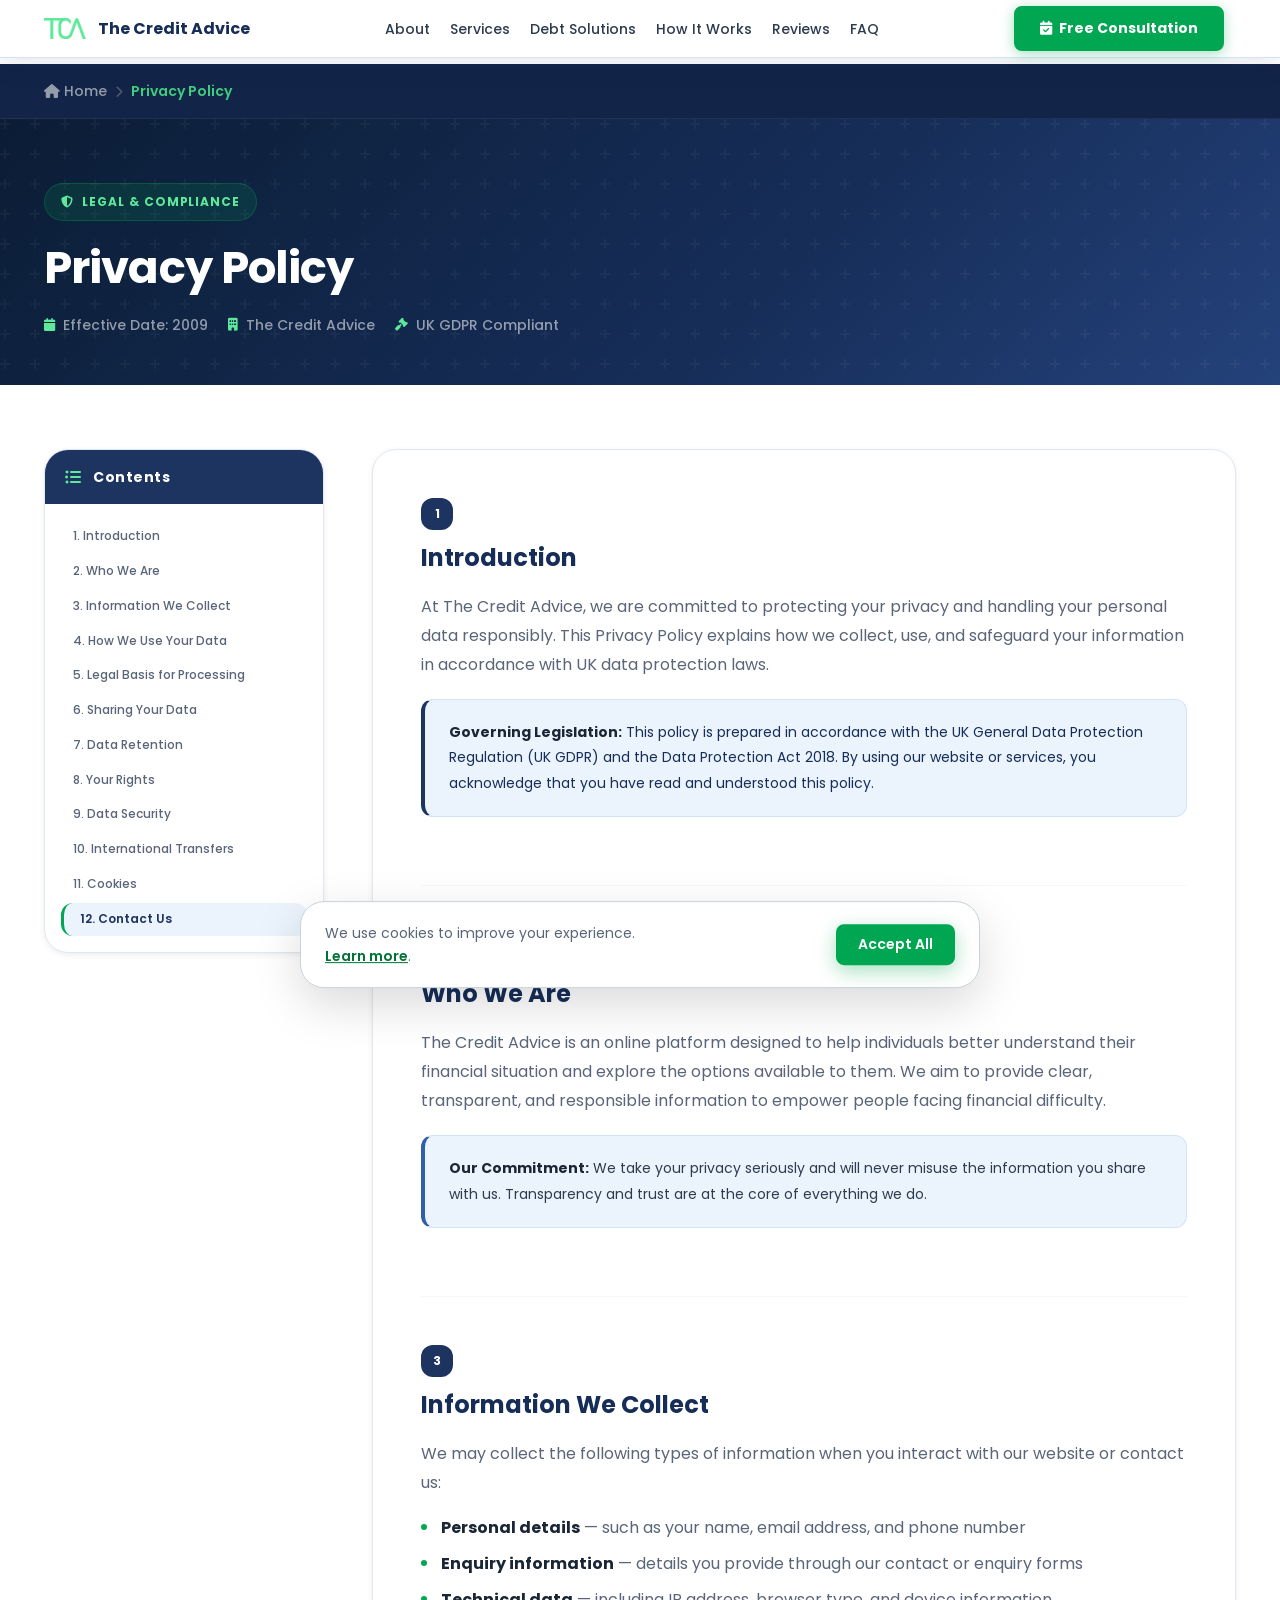
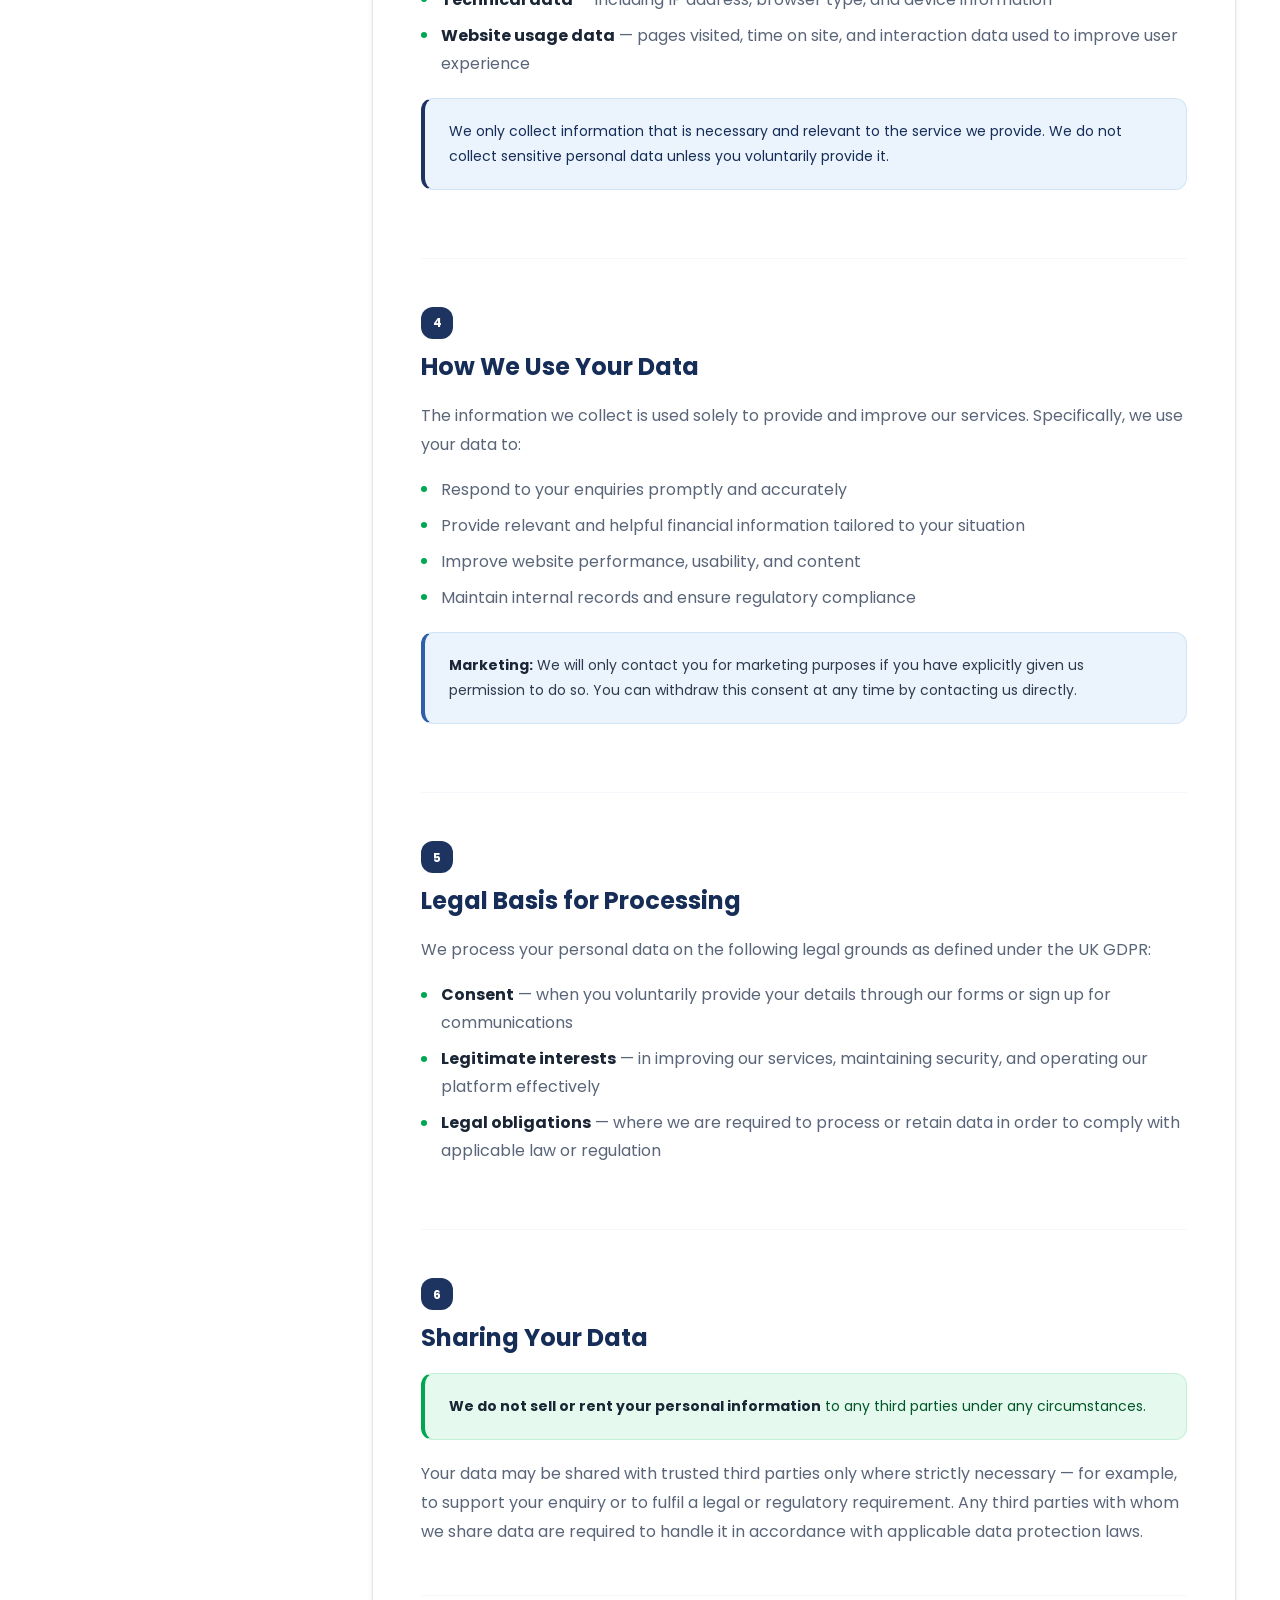
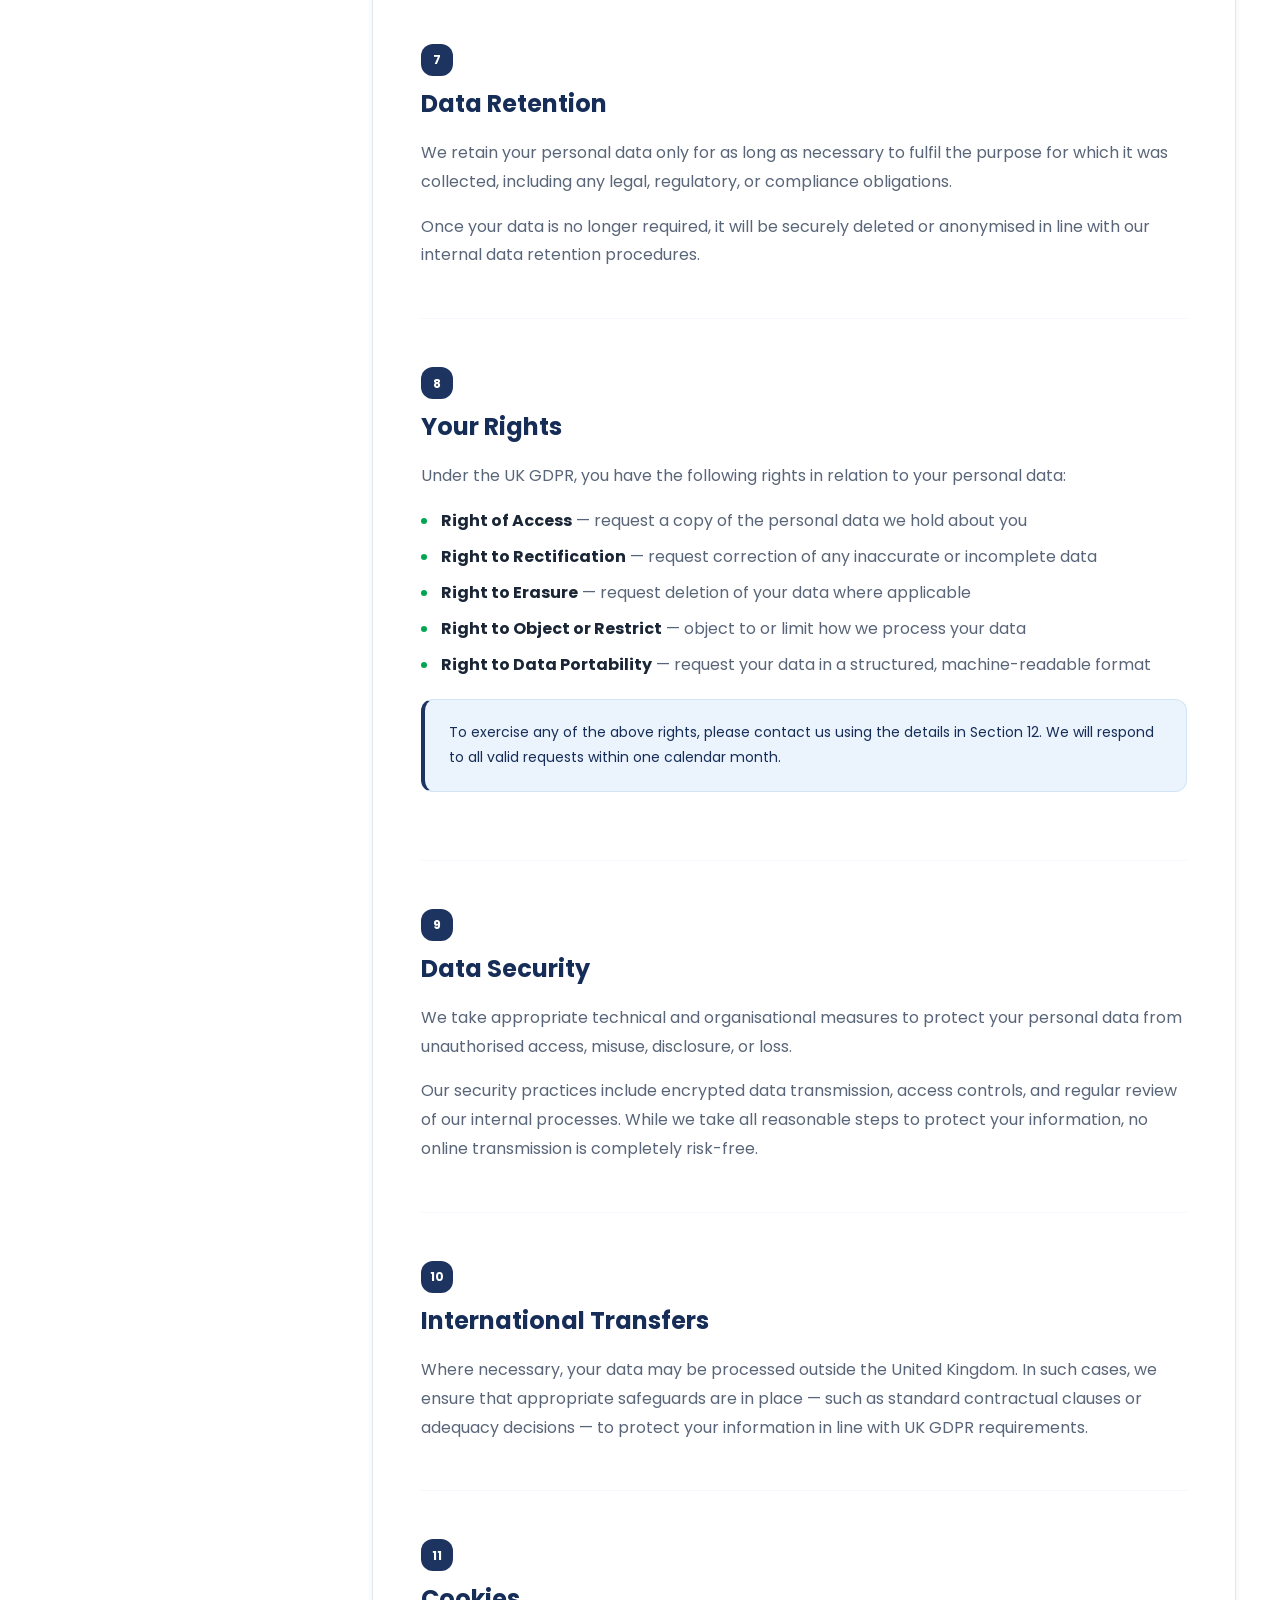
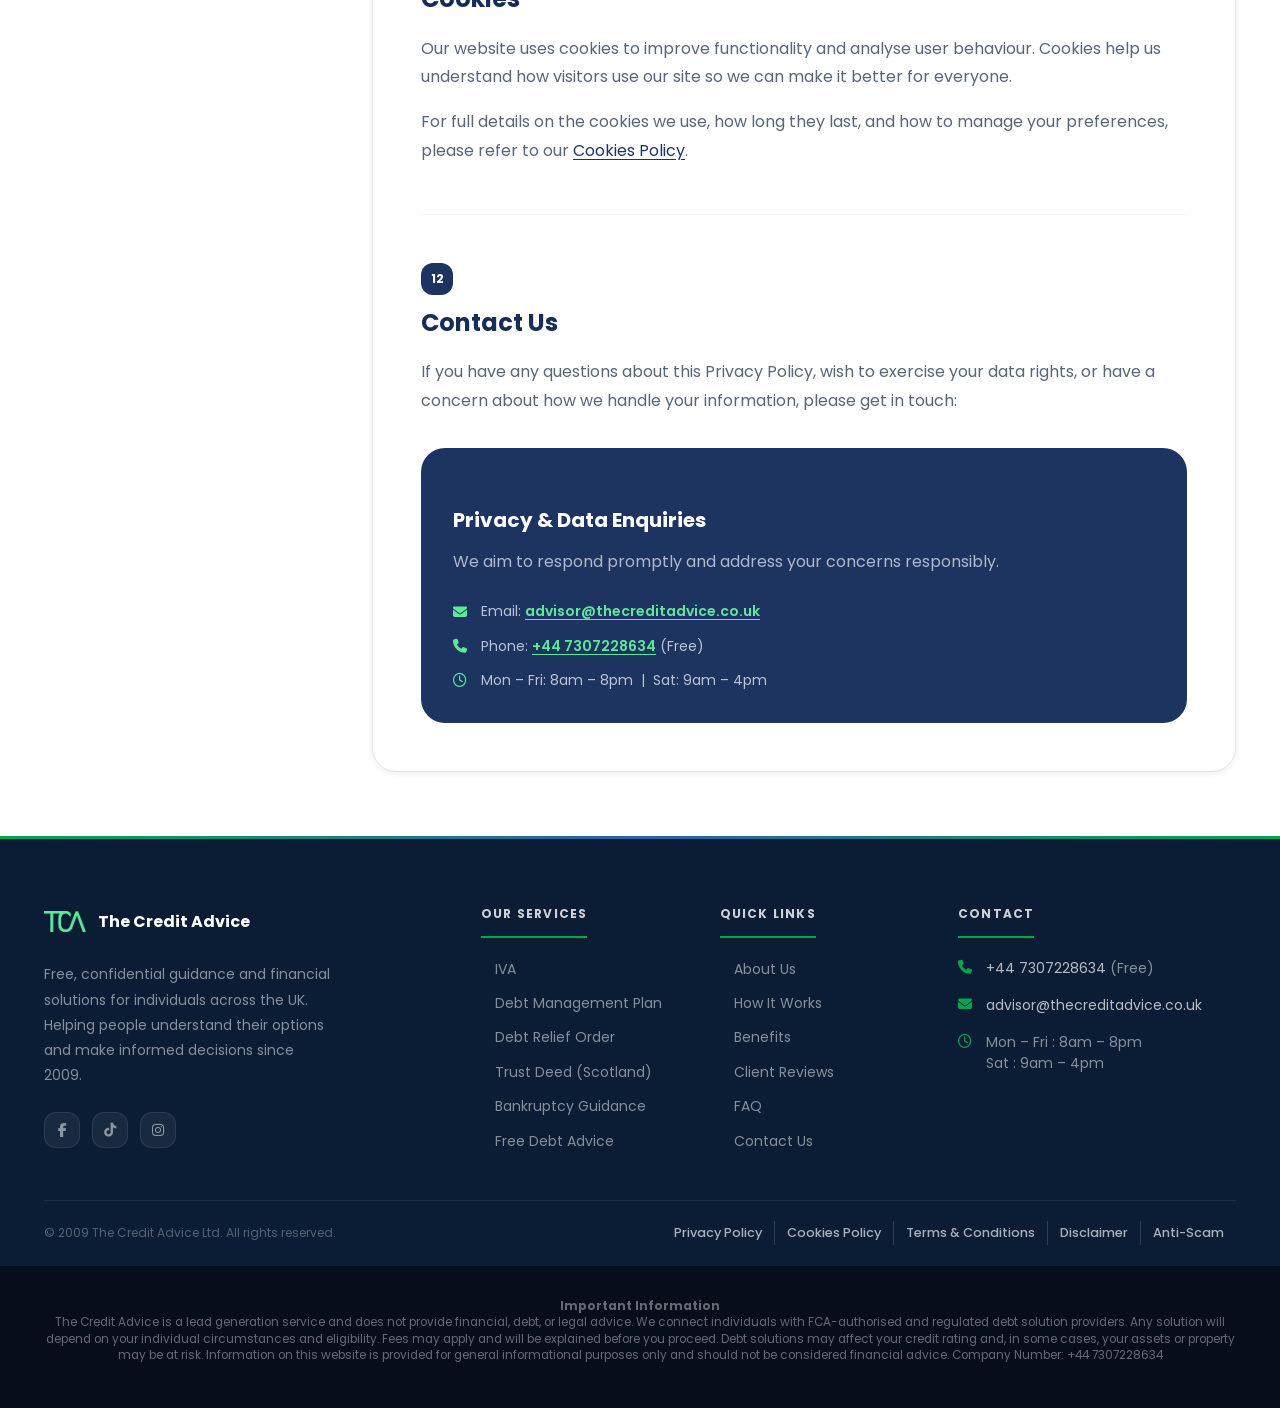
<file: privacy-policy.html>
﻿<!DOCTYPE html>
<html lang="en">
<head>
  <meta charset="UTF-8">
  <meta name="viewport" content="width=device-width, initial-scale=1.0">
  <meta name="description" content="The Credit Advice Privacy Policy — how we collect, use and protect your personal data in accordance with UK GDPR.">
  <title>Privacy Policy | The Credit Advice</title>
  <link rel="preconnect" href="https://fonts.googleapis.com">
  <link rel="preconnect" href="https://fonts.gstatic.com" crossorigin>
  <link href="https://fonts.googleapis.com/css2?family=Poppins:wght@400;500;600;700;800&display=swap" rel="stylesheet">
  <link rel="stylesheet" href="https://cdnjs.cloudflare.com/ajax/libs/font-awesome/6.5.0/css/all.min.css">
  <link rel="stylesheet" href="css/style.css">
  <link rel="stylesheet" href="css/legal-pages.css">
  <link rel="icon" type="image/svg+xml" href="favicon.svg" />
</head>
<body class="legal-page">

<!-- NAVBAR -->
<nav id="navbar" class="scrolled" aria-label="Main navigation">
  <div class="container">
    <div class="nav-inner">
      <a href="index.html" class="nav-logo" aria-label="The Credit Advice — Home">
        <img src="assets/images/tca-logo.png" alt="The Credit Advice" class="nav-logo-img" aria-hidden="true">
        <div class="nav-logo-words">
          <span class="nav-logo-name">The Credit Advice</span>
        </div>
      </a>
      <ul class="nav-links" role="list">
        <li><a href="index.html#about">About</a></li>
        <li><a href="index.html#services">Services</a></li>
        <li><a href="index.html#debt-solutions">Debt Solutions</a></li>
        <li><a href="index.html#how-we-work">How It Works</a></li>
        <li><a href="index.html#testimonials">Reviews</a></li>
        <li><a href="index.html#faq">FAQ</a></li>
      </ul>
      <a href="index.html#contact" class="btn btn-green nav-cta">
        <i class="fa-solid fa-calendar-check" aria-hidden="true"></i>
        Free Consultation
      </a>
      <button class="nav-hamburger" id="nav-hamburger" aria-label="Open menu" aria-expanded="false" aria-controls="nav-mobile">
        <span></span><span></span><span></span>
      </button>
    </div>
  </div>
</nav>
<div class="nav-mobile" id="nav-mobile" role="dialog" aria-label="Mobile navigation">
  <div class="container">
    <a href="index.html#about">About Us</a>
    <a href="index.html#services">Our Services</a>
    <a href="index.html#debt-solutions">Debt Solutions</a>
    <a href="index.html#how-we-work">How It Works</a>
    <a href="index.html#benefits">Benefits</a>
    <a href="index.html#testimonials">Client Reviews</a>
    <a href="index.html#faq">FAQ</a>
    <a href="index.html#contact">Contact Us</a>
    <a href="tel:+447307228634" class="btn btn-green">
      <i class="fa-solid fa-phone" aria-hidden="true"></i> Call +44 7307228634
    </a>
  </div>
</div>

<!-- BREADCRUMB -->
<div class="breadcrumb-bar" style="margin-top:var(--nav-h)">
  <div class="container">
    <nav class="breadcrumb" aria-label="Breadcrumb">
      <a href="index.html"><i class="fa-solid fa-house" aria-hidden="true"></i> Home</a>
      <span class="breadcrumb-sep" aria-hidden="true"><i class="fa-solid fa-chevron-right"></i></span>
      <span class="breadcrumb-current">Privacy Policy</span>
    </nav>
  </div>
</div>

<!-- HERO -->
<div class="legal-hero">
  <div class="container legal-hero-inner">
    <div class="legal-hero-tag"><i class="fa-solid fa-shield-halved" aria-hidden="true"></i> Legal &amp; Compliance</div>
    <h1>Privacy Policy</h1>
    <div class="legal-hero-meta">
      <div class="legal-hero-meta-item"><i class="fa-solid fa-calendar" aria-hidden="true"></i> Effective Date: 2009</div>
      <div class="legal-hero-meta-item"><i class="fa-solid fa-building" aria-hidden="true"></i> The Credit Advice</div>
      <div class="legal-hero-meta-item"><i class="fa-solid fa-gavel" aria-hidden="true"></i> UK GDPR Compliant</div>
    </div>
  </div>
</div>

<!-- CONTENT -->
<div class="container">
  <div class="legal-layout">

    <!-- TOC -->
    <aside class="toc-wrap">
      <div class="toc-card">
        <div class="toc-header">
          <i class="fa-solid fa-list-ul" aria-hidden="true"></i>
          <span>Contents</span>
        </div>
        <div class="toc-body">
          <nav class="toc-list" aria-label="Table of contents">
            <a href="#section-1" class="toc-item">1. Introduction</a>
            <a href="#section-2" class="toc-item">2. Who We Are</a>
            <a href="#section-3" class="toc-item">3. Information We Collect</a>
            <a href="#section-4" class="toc-item">4. How We Use Your Data</a>
            <a href="#section-5" class="toc-item">5. Legal Basis for Processing</a>
            <a href="#section-6" class="toc-item">6. Sharing Your Data</a>
            <a href="#section-7" class="toc-item">7. Data Retention</a>
            <a href="#section-8" class="toc-item">8. Your Rights</a>
            <a href="#section-9" class="toc-item">9. Data Security</a>
            <a href="#section-10" class="toc-item">10. International Transfers</a>
            <a href="#section-11" class="toc-item">11. Cookies</a>
            <a href="#section-12" class="toc-item">12. Contact Us</a>
          </nav>
        </div>
      </div>
    </aside>

    <!-- Main Content -->
    <main class="legal-content" id="main-content">

      <div class="legal-section" id="section-1">
        <div class="legal-section-num" aria-hidden="true">1</div>
        <h2>Introduction</h2>
        <p>At The Credit Advice, we are committed to protecting your privacy and handling your personal data responsibly. This Privacy Policy explains how we collect, use, and safeguard your information in accordance with UK data protection laws.</p>
        <div class="legal-info-box">
          <p><strong>Governing Legislation:</strong> This policy is prepared in accordance with the UK General Data Protection Regulation (UK GDPR) and the Data Protection Act 2018. By using our website or services, you acknowledge that you have read and understood this policy.</p>
        </div>
      </div>

      <div class="legal-section" id="section-2">
        <div class="legal-section-num" aria-hidden="true">2</div>
        <h2>Who We Are</h2>
        <p>The Credit Advice is an online platform designed to help individuals better understand their financial situation and explore the options available to them. We aim to provide clear, transparent, and responsible information to empower people facing financial difficulty.</p>
        <div class="legal-gold-box">
          <p><strong>Our Commitment:</strong> We take your privacy seriously and will never misuse the information you share with us. Transparency and trust are at the core of everything we do.</p>
        </div>
      </div>

      <div class="legal-section" id="section-3">
        <div class="legal-section-num" aria-hidden="true">3</div>
        <h2>Information We Collect</h2>
        <p>We may collect the following types of information when you interact with our website or contact us:</p>
        <ul>
          <li><strong>Personal details</strong> — such as your name, email address, and phone number</li>
          <li><strong>Enquiry information</strong> — details you provide through our contact or enquiry forms</li>
          <li><strong>Technical data</strong> — including IP address, browser type, and device information</li>
          <li><strong>Website usage data</strong> — pages visited, time on site, and interaction data used to improve user experience</li>
        </ul>
        <div class="legal-info-box">
          <p>We only collect information that is necessary and relevant to the service we provide. We do not collect sensitive personal data unless you voluntarily provide it.</p>
        </div>
      </div>

      <div class="legal-section" id="section-4">
        <div class="legal-section-num" aria-hidden="true">4</div>
        <h2>How We Use Your Data</h2>
        <p>The information we collect is used solely to provide and improve our services. Specifically, we use your data to:</p>
        <ul>
          <li>Respond to your enquiries promptly and accurately</li>
          <li>Provide relevant and helpful financial information tailored to your situation</li>
          <li>Improve website performance, usability, and content</li>
          <li>Maintain internal records and ensure regulatory compliance</li>
        </ul>
        <div class="legal-gold-box">
          <p><strong>Marketing:</strong> We will only contact you for marketing purposes if you have explicitly given us permission to do so. You can withdraw this consent at any time by contacting us directly.</p>
        </div>
      </div>

      <div class="legal-section" id="section-5">
        <div class="legal-section-num" aria-hidden="true">5</div>
        <h2>Legal Basis for Processing</h2>
        <p>We process your personal data on the following legal grounds as defined under the UK GDPR:</p>
        <ul>
          <li><strong>Consent</strong> — when you voluntarily provide your details through our forms or sign up for communications</li>
          <li><strong>Legitimate interests</strong> — in improving our services, maintaining security, and operating our platform effectively</li>
          <li><strong>Legal obligations</strong> — where we are required to process or retain data in order to comply with applicable law or regulation</li>
        </ul>
      </div>

      <div class="legal-section" id="section-6">
        <div class="legal-section-num" aria-hidden="true">6</div>
        <h2>Sharing Your Data</h2>
        <div class="legal-success-box">
          <p><strong>We do not sell or rent your personal information</strong> to any third parties under any circumstances.</p>
        </div>
        <p>Your data may be shared with trusted third parties only where strictly necessary — for example, to support your enquiry or to fulfil a legal or regulatory requirement. Any third parties with whom we share data are required to handle it in accordance with applicable data protection laws.</p>
      </div>

      <div class="legal-section" id="section-7">
        <div class="legal-section-num" aria-hidden="true">7</div>
        <h2>Data Retention</h2>
        <p>We retain your personal data only for as long as necessary to fulfil the purpose for which it was collected, including any legal, regulatory, or compliance obligations.</p>
        <p>Once your data is no longer required, it will be securely deleted or anonymised in line with our internal data retention procedures.</p>
      </div>

      <div class="legal-section" id="section-8">
        <div class="legal-section-num" aria-hidden="true">8</div>
        <h2>Your Rights</h2>
        <p>Under the UK GDPR, you have the following rights in relation to your personal data:</p>
        <ul>
          <li><strong>Right of Access</strong> — request a copy of the personal data we hold about you</li>
          <li><strong>Right to Rectification</strong> — request correction of any inaccurate or incomplete data</li>
          <li><strong>Right to Erasure</strong> — request deletion of your data where applicable</li>
          <li><strong>Right to Object or Restrict</strong> — object to or limit how we process your data</li>
          <li><strong>Right to Data Portability</strong> — request your data in a structured, machine-readable format</li>
        </ul>
        <div class="legal-info-box">
          <p>To exercise any of the above rights, please contact us using the details in Section 12. We will respond to all valid requests within one calendar month.</p>
        </div>
      </div>

      <div class="legal-section" id="section-9">
        <div class="legal-section-num" aria-hidden="true">9</div>
        <h2>Data Security</h2>
        <p>We take appropriate technical and organisational measures to protect your personal data from unauthorised access, misuse, disclosure, or loss.</p>
        <p>Our security practices include encrypted data transmission, access controls, and regular review of our internal processes. While we take all reasonable steps to protect your information, no online transmission is completely risk-free.</p>
      </div>

      <div class="legal-section" id="section-10">
        <div class="legal-section-num" aria-hidden="true">10</div>
        <h2>International Transfers</h2>
        <p>Where necessary, your data may be processed outside the United Kingdom. In such cases, we ensure that appropriate safeguards are in place — such as standard contractual clauses or adequacy decisions — to protect your information in line with UK GDPR requirements.</p>
      </div>

      <div class="legal-section" id="section-11">
        <div class="legal-section-num" aria-hidden="true">11</div>
        <h2>Cookies</h2>
        <p>Our website uses cookies to improve functionality and analyse user behaviour. Cookies help us understand how visitors use our site so we can make it better for everyone.</p>
        <p>For full details on the cookies we use, how long they last, and how to manage your preferences, please refer to our <a href="cookies-policy.html">Cookies Policy</a>.</p>
      </div>

      <div class="legal-section" id="section-12">
        <div class="legal-section-num" aria-hidden="true">12</div>
        <h2>Contact Us</h2>
        <p>If you have any questions about this Privacy Policy, wish to exercise your data rights, or have a concern about how we handle your information, please get in touch:</p>
        <div class="legal-contact-card">
          <h3>Privacy &amp; Data Enquiries</h3>
          <p>We aim to respond promptly and address your concerns responsibly.</p>
          <div class="legal-contact-methods">
            <div class="legal-contact-method"><i class="fa-solid fa-envelope" aria-hidden="true"></i><span>Email: <a href="mailto:advisor@thecreditadvice.co.uk">advisor@thecreditadvice.co.uk</a></span></div>
            <div class="legal-contact-method"><i class="fa-solid fa-phone" aria-hidden="true"></i><span>Phone: <a href="tel:+447307228634">+44 7307228634</a> (Free)</span></div>
            <div class="legal-contact-method"><i class="fa-regular fa-clock" aria-hidden="true"></i><span>Mon &ndash; Fri: 8am &ndash; 8pm &nbsp;|&nbsp; Sat: 9am &ndash; 4pm</span></div>
          </div>
        </div>
      </div>

    </main>
  </div>
</div>

<footer id="footer" aria-label="Site footer">
  <div class="container">
    <div class="footer-top">
      <div>
        <div class="f-logo">
          <img src="assets/images/tca-logo.png" alt="The Credit Advice" class="f-logo-img" aria-hidden="true">
          <div>
            <div class="f-logo-name">The Credit Advice</div>
          </div>
        </div>
        <p class="f-desc">Free, confidential guidance and financial solutions for individuals across the UK. Helping people understand their options and make informed decisions since 2009.</p>
        <div class="f-socials" aria-label="Social media links">
          <a href="https://www.facebook.com/profile.php?id=61590652065274" class="f-social" aria-label="Facebook" target="_blank" rel="noopener noreferrer"><i class="fa-brands fa-facebook-f" aria-hidden="true"></i></a>
          <a href="https://www.tiktok.com/@user2695124747028?_r=1&_t=ZS-97JgbvBmDlX" class="f-social" aria-label="TikTok" target="_blank" rel="noopener noreferrer"><i class="fa-brands fa-tiktok" aria-hidden="true"></i></a>
          <a href="#" class="f-social" aria-label="Instagram"><i class="fa-brands fa-instagram" aria-hidden="true"></i></a>
        </div>
      </div>
      <div class="f-col">
        <h4>Our Services</h4>
        <ul class="f-links" role="list">
          <li><a href="index.html#debt-solutions"><i class="fa-solid fa-chevron-right" aria-hidden="true"></i> IVA</a></li>
          <li><a href="index.html#debt-solutions"><i class="fa-solid fa-chevron-right" aria-hidden="true"></i> Debt Management Plan</a></li>
          <li><a href="index.html#debt-solutions"><i class="fa-solid fa-chevron-right" aria-hidden="true"></i> Debt Relief Order</a></li>
          <li><a href="index.html#debt-solutions"><i class="fa-solid fa-chevron-right" aria-hidden="true"></i> Trust Deed (Scotland)</a></li>
          <li><a href="index.html#services"><i class="fa-solid fa-chevron-right" aria-hidden="true"></i> Bankruptcy Guidance</a></li>
          <li><a href="index.html#services"><i class="fa-solid fa-chevron-right" aria-hidden="true"></i> Free Debt Advice</a></li>
        </ul>
      </div>
      <div class="f-col">
        <h4>Quick Links</h4>
        <ul class="f-links" role="list">
          <li><a href="index.html#about"><i class="fa-solid fa-chevron-right" aria-hidden="true"></i> About Us</a></li>
          <li><a href="index.html#how-we-work"><i class="fa-solid fa-chevron-right" aria-hidden="true"></i> How It Works</a></li>
          <li><a href="index.html#benefits"><i class="fa-solid fa-chevron-right" aria-hidden="true"></i> Benefits</a></li>
          <li><a href="index.html#testimonials"><i class="fa-solid fa-chevron-right" aria-hidden="true"></i> Client Reviews</a></li>
          <li><a href="index.html#faq"><i class="fa-solid fa-chevron-right" aria-hidden="true"></i> FAQ</a></li>
          <li><a href="index.html#contact"><i class="fa-solid fa-chevron-right" aria-hidden="true"></i> Contact Us</a></li>
        </ul>
      </div>
      <div class="f-col">
        <h4>Contact</h4>
        <ul class="f-contact-items" role="list">
          <li class="f-contact-item"><i class="fa-solid fa-phone" aria-hidden="true"></i><span><a href="tel:+447307228634">+44 7307228634</a> (Free)</span></li>
          <li class="f-contact-item"><i class="fa-solid fa-envelope" aria-hidden="true"></i><span><a href="mailto:advisor@thecreditadvice.co.uk">advisor@thecreditadvice.co.uk</a></span></li>
          <li class="f-contact-item"><i class="fa-regular fa-clock" aria-hidden="true"></i><span>Mon &ndash; Fri : 8am &ndash; 8pm<br>Sat : 9am &ndash; 4pm</span></li>
        </ul>
      </div>
    </div>
    <div class="footer-bottom">
      <p class="f-copy">&copy; 2009 The Credit Advice Ltd. All rights reserved.</p>
      <nav class="f-bottom-links" aria-label="Legal links">
        <a href="privacy-policy.html">Privacy Policy</a>
        <a href="cookies-policy.html">Cookies Policy</a>
        <a href="terms-conditions.html">Terms &amp; Conditions</a>
        <a href="disclaimer.html">Disclaimer</a>
        <a href="anti-scam.html">Anti-Scam</a>
      </nav>
    </div>
  </div>
</footer>

<div class="site-disclaimer">
  <div class="container">
    <div class="sd-content">
      <p style="text-align: center;">
        <b>Important Information</b>
        <br>
        The Credit Advice is a lead generation service and does not provide financial, debt, or legal advice. We connect individuals with FCA-authorised and regulated debt solution providers.
        Any solution will depend on your individual circumstances and eligibility. Fees may apply and will be explained before you proceed.
        Debt solutions may affect your credit rating and, in some cases, your assets or property may be at risk. Information on this website is provided for general informational purposes only and should not be considered financial advice.
        Company Number: +44 7307228634
      </p>
    </div>
  </div>
</div>

<button id="back-to-top" aria-label="Back to top"><i class="fa-solid fa-chevron-up" aria-hidden="true"></i></button>
<div id="cookie-banner" role="dialog" aria-label="Cookie consent">
  <div class="cookie-text">We use cookies to improve your experience. <a href="cookies-policy.html">Learn more</a>.</div>
  <div class="cookie-actions">
    <button id="cookie-decline" class="btn btn-outline-white btn-sm" style="border-color:rgba(255,255,255,.3)">Necessary Only</button>
    <button id="cookie-accept" class="btn btn-green btn-sm">Accept All</button>
  </div>
</div>

<script src="js/legal-pages.js"></script>
</body>
</html>
</file>
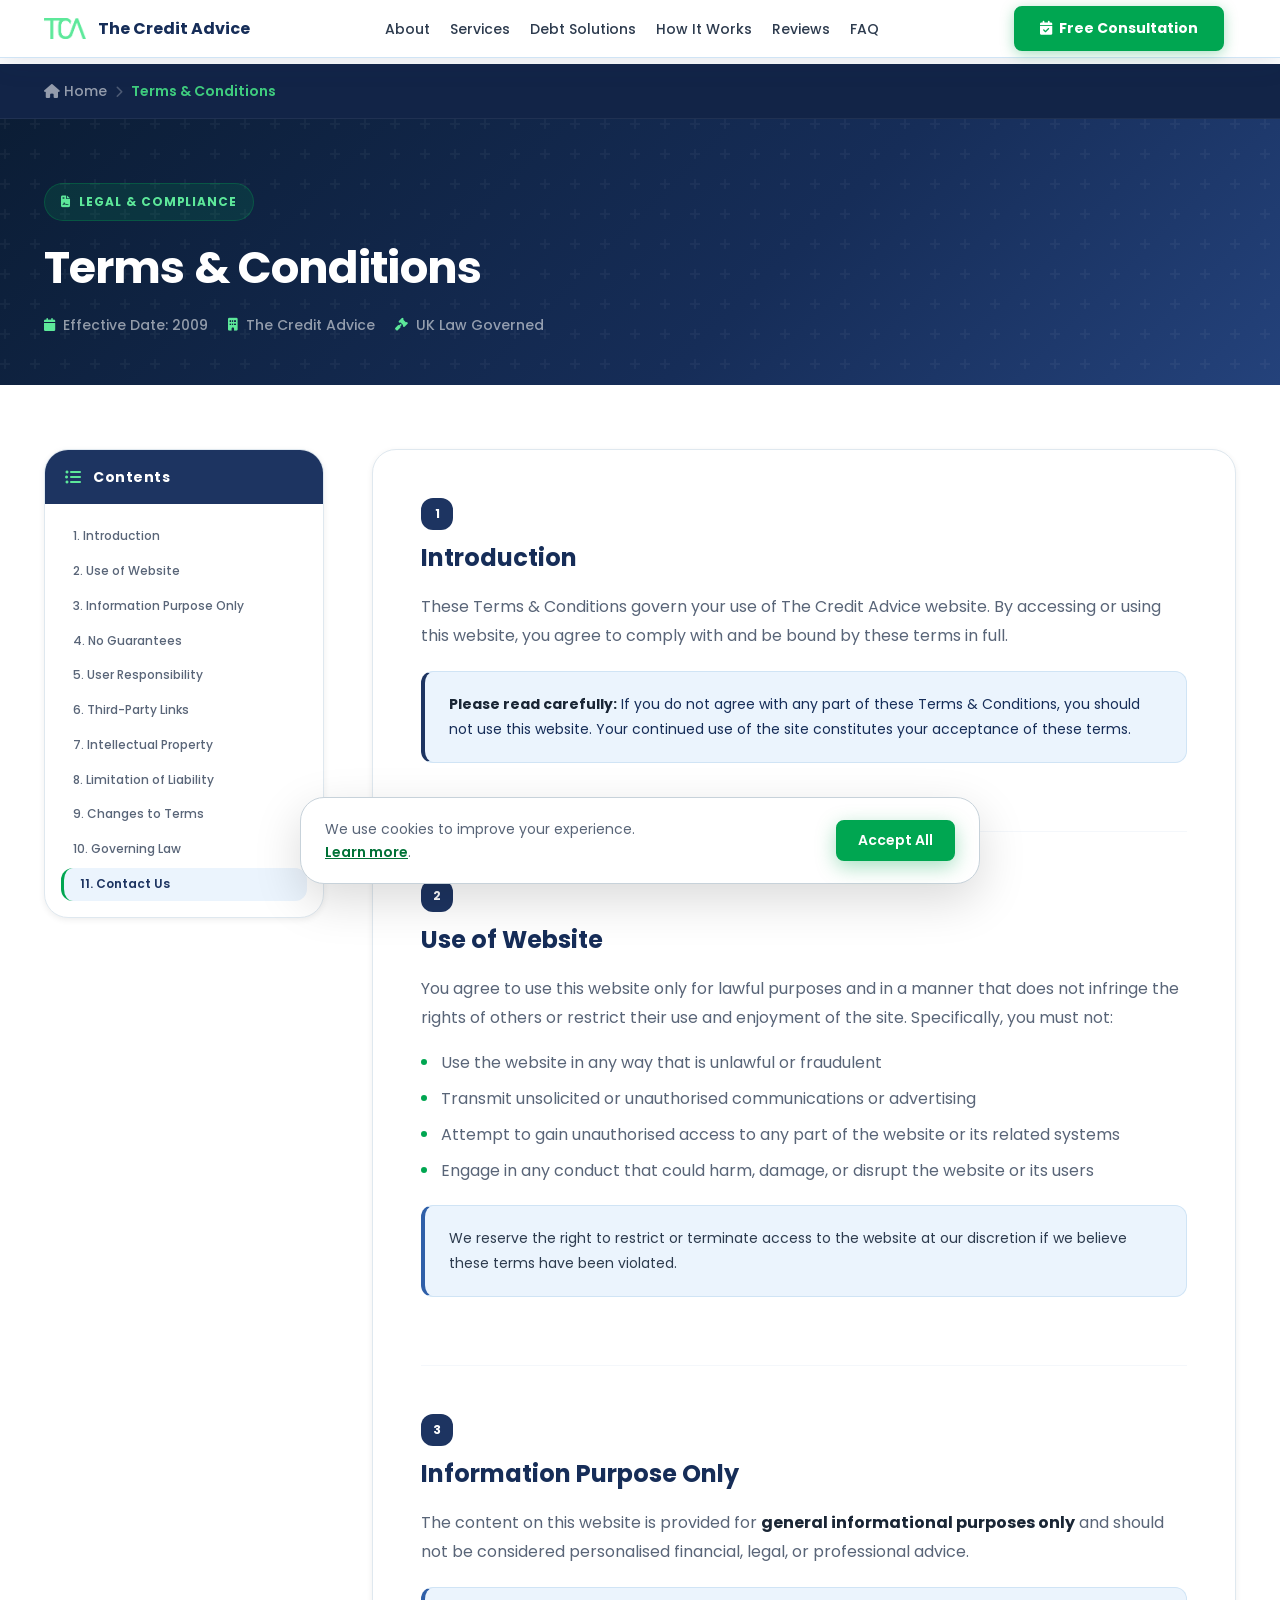
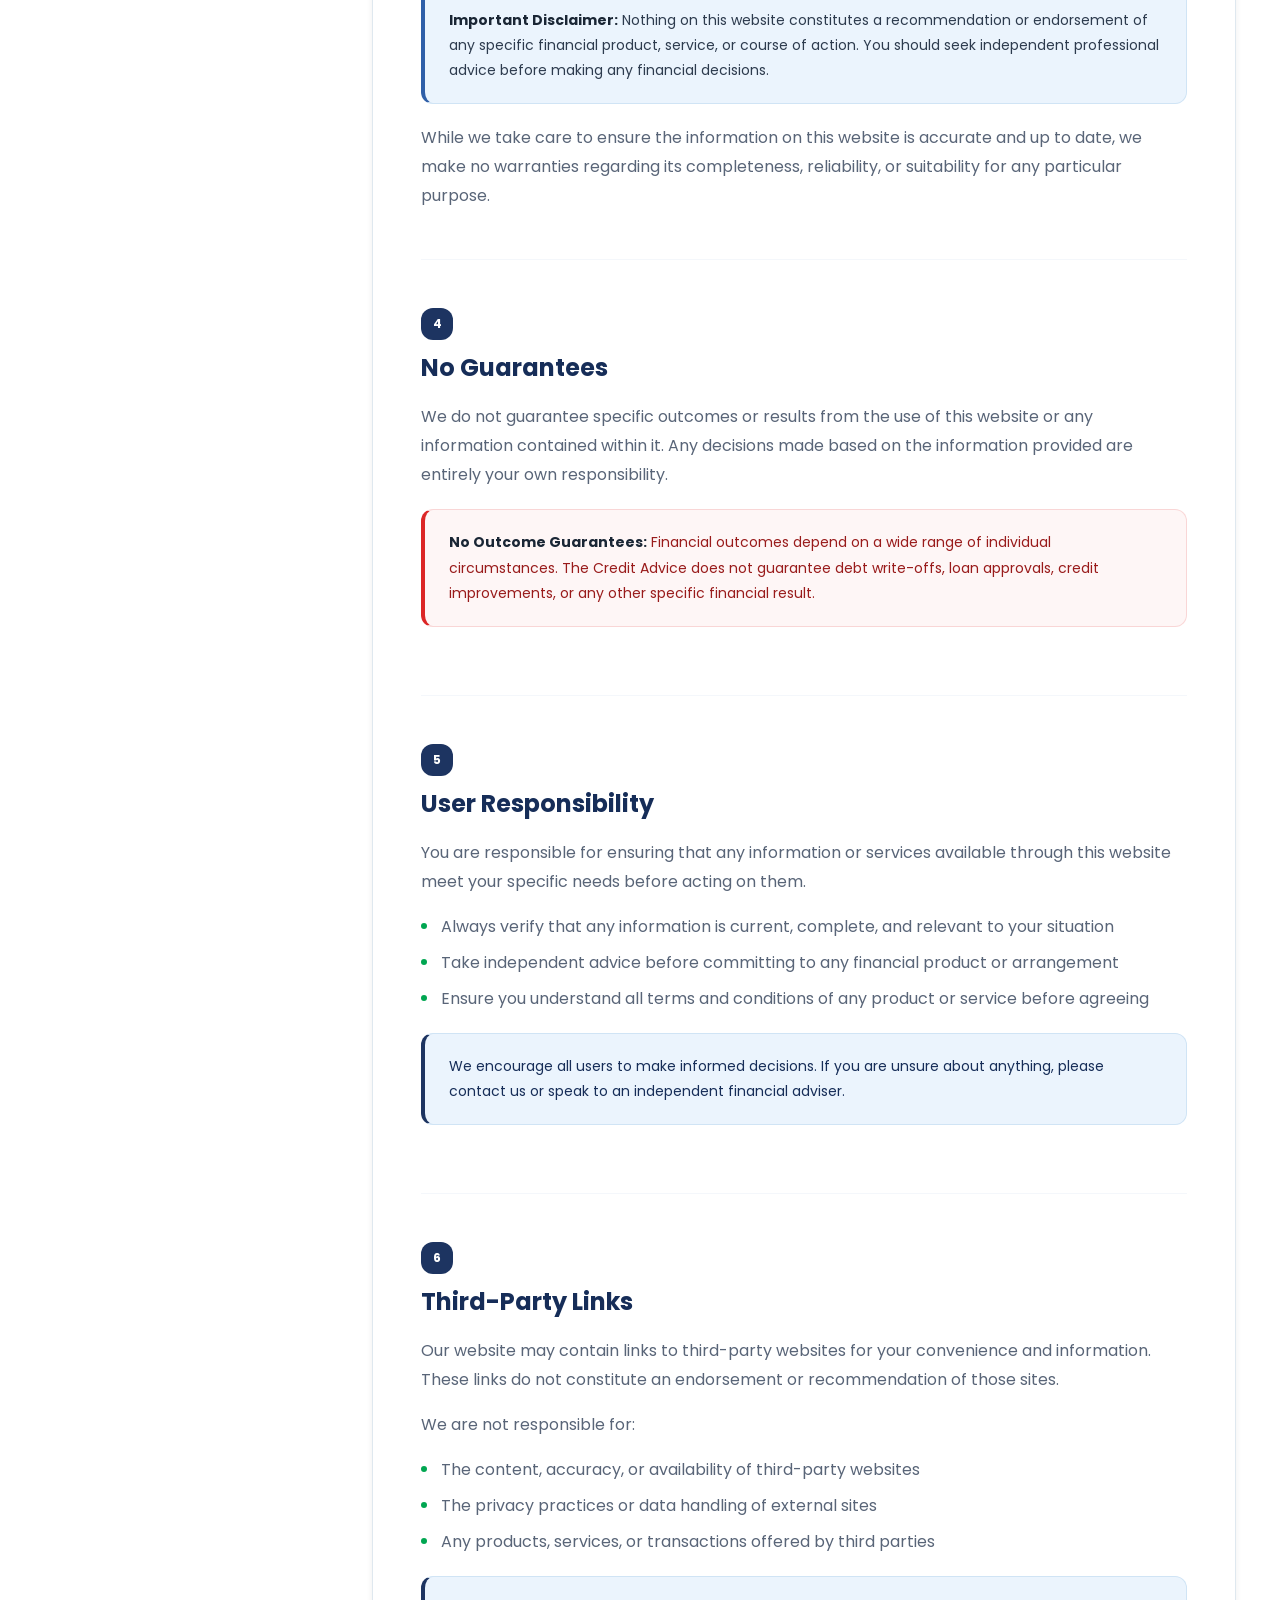
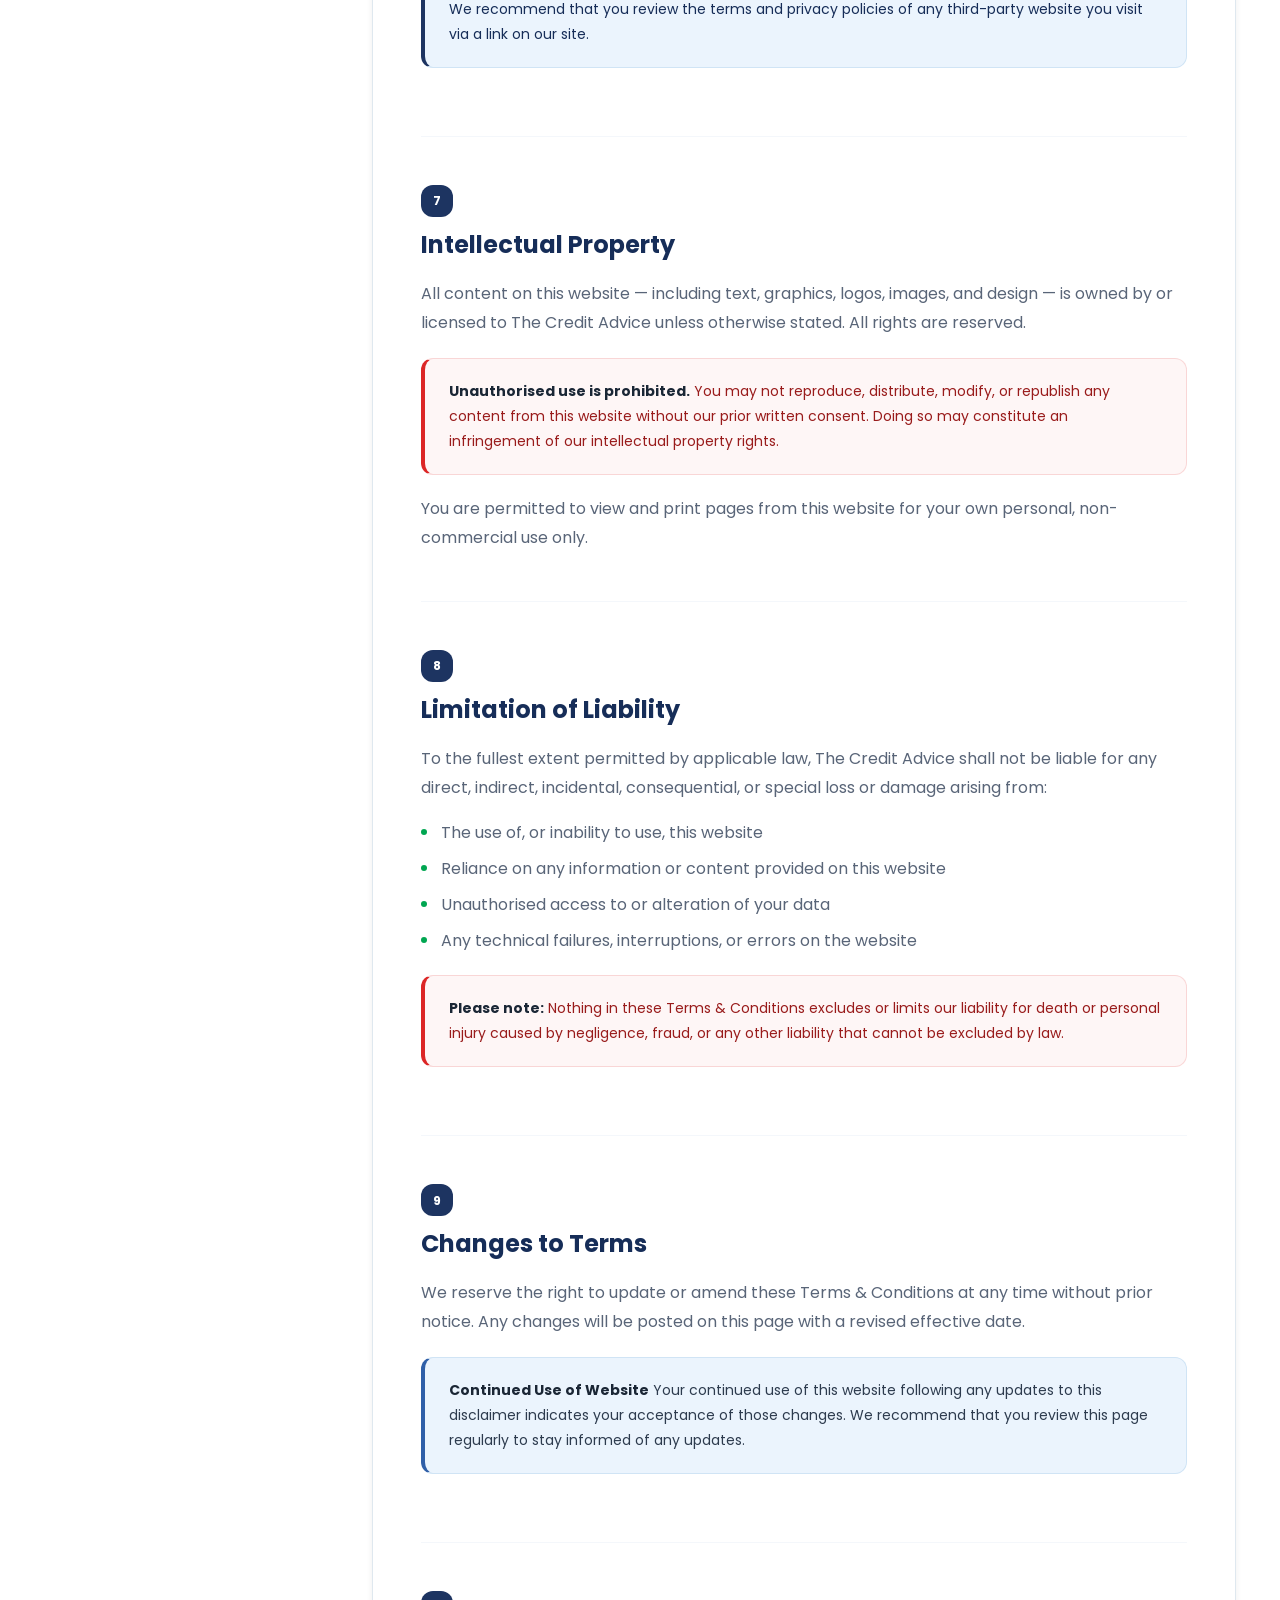
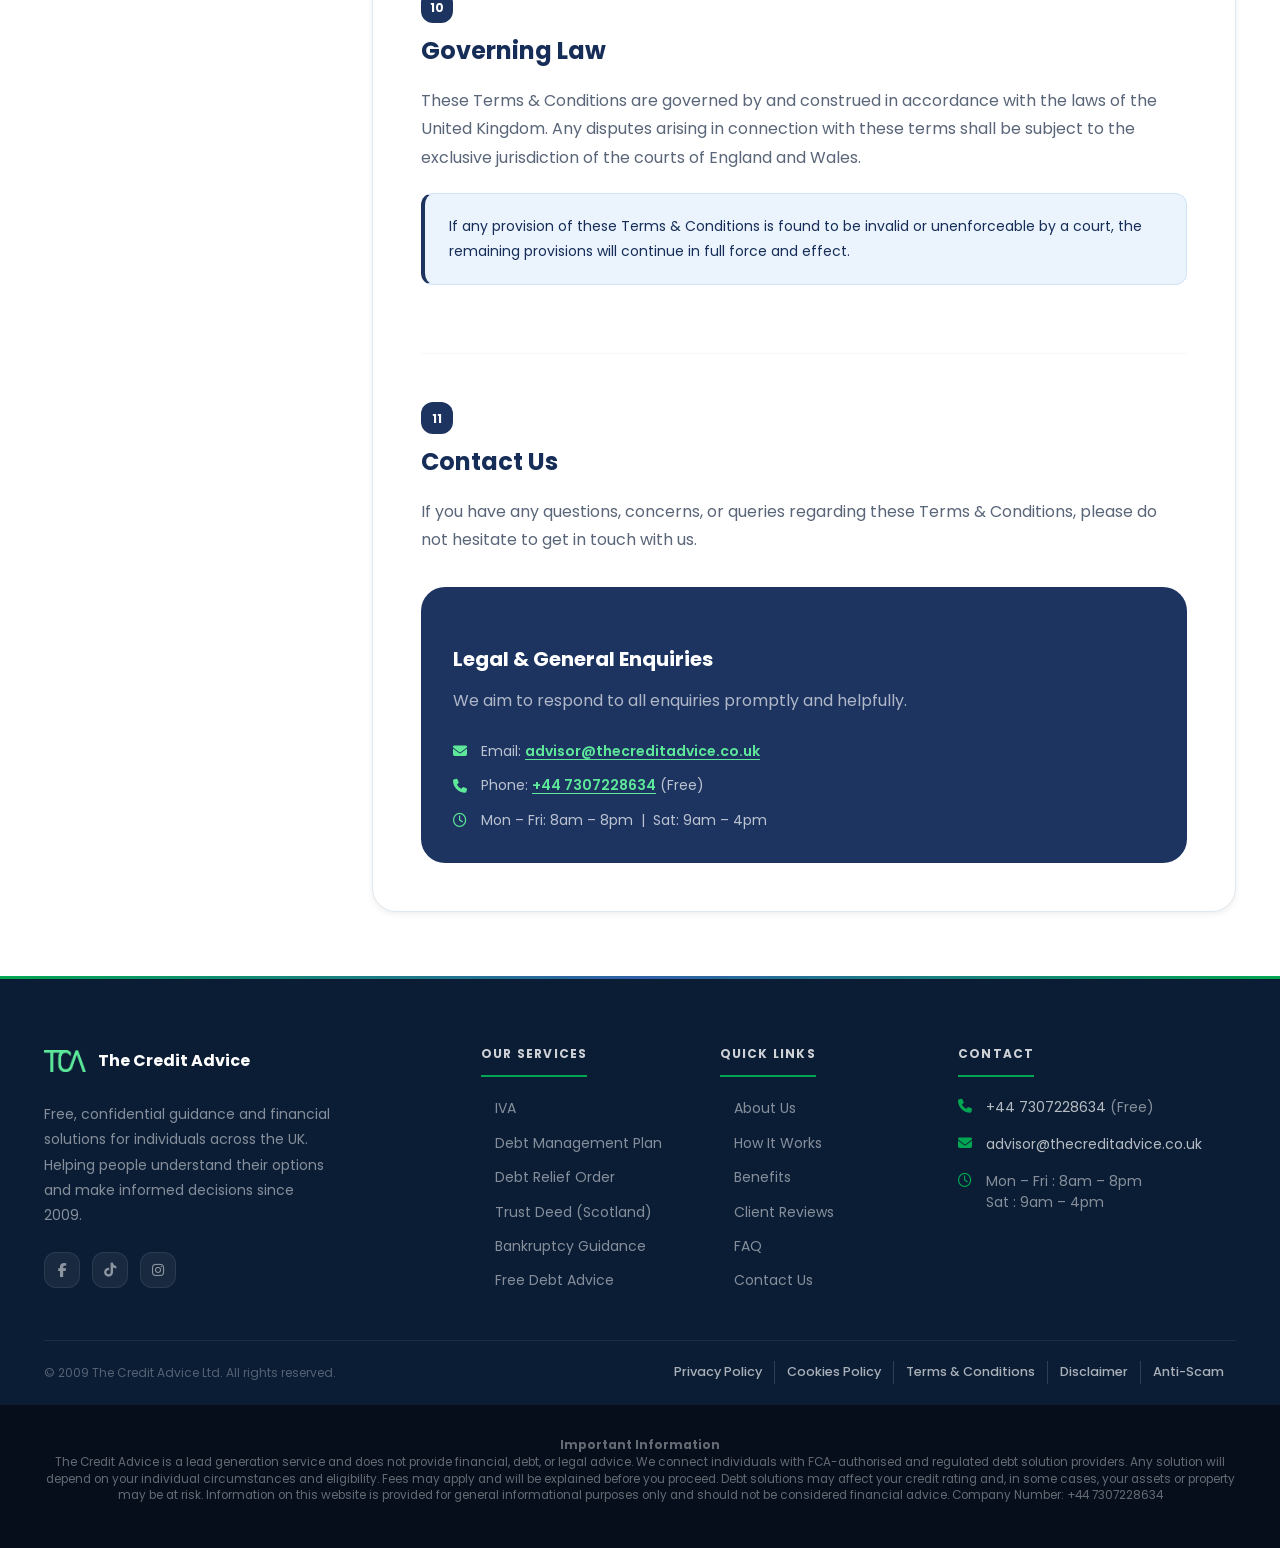
<file: terms-conditions.html>
﻿<!DOCTYPE html>
<html lang="en">
<head>
  <meta charset="UTF-8">
  <meta name="viewport" content="width=device-width, initial-scale=1.0">
  <meta name="description" content="The Credit Advice Terms & Conditions — governing your use of our website and services.">
  <title>Terms &amp; Conditions | The Credit Advice</title>
  <link rel="preconnect" href="https://fonts.googleapis.com">
  <link rel="preconnect" href="https://fonts.gstatic.com" crossorigin>
  <link href="https://fonts.googleapis.com/css2?family=Poppins:wght@400;500;600;700;800&display=swap" rel="stylesheet">
  <link rel="stylesheet" href="https://cdnjs.cloudflare.com/ajax/libs/font-awesome/6.5.0/css/all.min.css">
  <link rel="stylesheet" href="css/style.css">
  <link rel="stylesheet" href="css/legal-pages.css">
  <link rel="icon" type="image/svg+xml" href="favicon.svg" />
</head>
<body class="legal-page">

<!-- NAVBAR -->
<nav id="navbar" class="scrolled" aria-label="Main navigation">
  <div class="container">
    <div class="nav-inner">
      <a href="index.html" class="nav-logo" aria-label="The Credit Advice — Home">
        <img src="assets/images/tca-logo.png" alt="The Credit Advice" class="nav-logo-img" aria-hidden="true">
        <div class="nav-logo-words">
          <span class="nav-logo-name">The Credit Advice</span>
        </div>
      </a>
      <ul class="nav-links" role="list">
        <li><a href="index.html#about">About</a></li>
        <li><a href="index.html#services">Services</a></li>
        <li><a href="index.html#debt-solutions">Debt Solutions</a></li>
        <li><a href="index.html#how-we-work">How It Works</a></li>
        <li><a href="index.html#testimonials">Reviews</a></li>
        <li><a href="index.html#faq">FAQ</a></li>
      </ul>
      <a href="index.html#contact" class="btn btn-green nav-cta">
        <i class="fa-solid fa-calendar-check" aria-hidden="true"></i>
        Free Consultation
      </a>
      <button class="nav-hamburger" id="nav-hamburger" aria-label="Open menu" aria-expanded="false" aria-controls="nav-mobile">
        <span></span><span></span><span></span>
      </button>
    </div>
  </div>
</nav>
<div class="nav-mobile" id="nav-mobile" role="dialog" aria-label="Mobile navigation">
  <div class="container">
    <a href="index.html#about">About Us</a>
    <a href="index.html#services">Our Services</a>
    <a href="index.html#debt-solutions">Debt Solutions</a>
    <a href="index.html#how-we-work">How It Works</a>
    <a href="index.html#benefits">Benefits</a>
    <a href="index.html#testimonials">Client Reviews</a>
    <a href="index.html#faq">FAQ</a>
    <a href="index.html#contact">Contact Us</a>
    <a href="tel:+447307228634" class="btn btn-green">
      <i class="fa-solid fa-phone" aria-hidden="true"></i> Call +44 7307228634
    </a>
  </div>
</div>

<!-- BREADCRUMB -->
<div class="breadcrumb-bar" style="margin-top:var(--nav-h)">
  <div class="container">
    <nav class="breadcrumb" aria-label="Breadcrumb">
      <a href="index.html"><i class="fa-solid fa-house" aria-hidden="true"></i> Home</a>
      <span class="breadcrumb-sep" aria-hidden="true"><i class="fa-solid fa-chevron-right"></i></span>
      <span class="breadcrumb-current">Terms &amp; Conditions</span>
    </nav>
  </div>
</div>

<!-- HERO -->
<div class="legal-hero">
  <div class="container legal-hero-inner">
    <div class="legal-hero-tag"><i class="fa-solid fa-file-contract" aria-hidden="true"></i> Legal &amp; Compliance</div>
    <h1>Terms &amp; Conditions</h1>
    <div class="legal-hero-meta">
      <div class="legal-hero-meta-item"><i class="fa-solid fa-calendar" aria-hidden="true"></i> Effective Date: 2009</div>
      <div class="legal-hero-meta-item"><i class="fa-solid fa-building" aria-hidden="true"></i> The Credit Advice</div>
      <div class="legal-hero-meta-item"><i class="fa-solid fa-gavel" aria-hidden="true"></i> UK Law Governed</div>
    </div>
  </div>
</div>

<!-- CONTENT -->
<div class="container">
  <div class="legal-layout">

    <!-- TOC -->
    <aside class="toc-wrap">
      <div class="toc-card">
        <div class="toc-header">
          <i class="fa-solid fa-list-ul" aria-hidden="true"></i>
          <span>Contents</span>
        </div>
        <div class="toc-body">
          <nav class="toc-list" aria-label="Table of contents">
            <a href="#section-1" class="toc-item">1. Introduction</a>
            <a href="#section-2" class="toc-item">2. Use of Website</a>
            <a href="#section-3" class="toc-item">3. Information Purpose Only</a>
            <a href="#section-4" class="toc-item">4. No Guarantees</a>
            <a href="#section-5" class="toc-item">5. User Responsibility</a>
            <a href="#section-6" class="toc-item">6. Third-Party Links</a>
            <a href="#section-7" class="toc-item">7. Intellectual Property</a>
            <a href="#section-8" class="toc-item">8. Limitation of Liability</a>
            <a href="#section-9" class="toc-item">9. Changes to Terms</a>
            <a href="#section-10" class="toc-item">10. Governing Law</a>
            <a href="#section-11" class="toc-item">11. Contact Us</a>
          </nav>
        </div>
      </div>
    </aside>

    <!-- Main Content -->
    <main class="legal-content" id="main-content">

      <div class="legal-section" id="section-1">
        <div class="legal-section-num" aria-hidden="true">1</div>
        <h2>Introduction</h2>
        <p>These Terms &amp; Conditions govern your use of The Credit Advice website. By accessing or using this website, you agree to comply with and be bound by these terms in full.</p>
        <div class="legal-info-box">
          <p><strong>Please read carefully:</strong> If you do not agree with any part of these Terms &amp; Conditions, you should not use this website. Your continued use of the site constitutes your acceptance of these terms.</p>
        </div>
      </div>

      <div class="legal-section" id="section-2">
        <div class="legal-section-num" aria-hidden="true">2</div>
        <h2>Use of Website</h2>
        <p>You agree to use this website only for lawful purposes and in a manner that does not infringe the rights of others or restrict their use and enjoyment of the site. Specifically, you must not:</p>
        <ul>
          <li>Use the website in any way that is unlawful or fraudulent</li>
          <li>Transmit unsolicited or unauthorised communications or advertising</li>
          <li>Attempt to gain unauthorised access to any part of the website or its related systems</li>
          <li>Engage in any conduct that could harm, damage, or disrupt the website or its users</li>
        </ul>
        <div class="legal-gold-box">
          <p>We reserve the right to restrict or terminate access to the website at our discretion if we believe these terms have been violated.</p>
        </div>
      </div>

      <div class="legal-section" id="section-3">
        <div class="legal-section-num" aria-hidden="true">3</div>
        <h2>Information Purpose Only</h2>
        <p>The content on this website is provided for <strong>general informational purposes only</strong> and should not be considered personalised financial, legal, or professional advice.</p>
        <div class="legal-gold-box">
          <p><strong>Important Disclaimer:</strong> Nothing on this website constitutes a recommendation or endorsement of any specific financial product, service, or course of action. You should seek independent professional advice before making any financial decisions.</p>
        </div>
        <p>While we take care to ensure the information on this website is accurate and up to date, we make no warranties regarding its completeness, reliability, or suitability for any particular purpose.</p>
      </div>

      <div class="legal-section" id="section-4">
        <div class="legal-section-num" aria-hidden="true">4</div>
        <h2>No Guarantees</h2>
        <p>We do not guarantee specific outcomes or results from the use of this website or any information contained within it. Any decisions made based on the information provided are entirely your own responsibility.</p>
        <div class="legal-warning-box">
          <p><strong>No Outcome Guarantees:</strong> Financial outcomes depend on a wide range of individual circumstances. The Credit Advice does not guarantee debt write-offs, loan approvals, credit improvements, or any other specific financial result.</p>
        </div>
      </div>

      <div class="legal-section" id="section-5">
        <div class="legal-section-num" aria-hidden="true">5</div>
        <h2>User Responsibility</h2>
        <p>You are responsible for ensuring that any information or services available through this website meet your specific needs before acting on them.</p>
        <ul>
          <li>Always verify that any information is current, complete, and relevant to your situation</li>
          <li>Take independent advice before committing to any financial product or arrangement</li>
          <li>Ensure you understand all terms and conditions of any product or service before agreeing</li>
        </ul>
        <div class="legal-info-box">
          <p>We encourage all users to make informed decisions. If you are unsure about anything, please contact us or speak to an independent financial adviser.</p>
        </div>
      </div>

      <div class="legal-section" id="section-6">
        <div class="legal-section-num" aria-hidden="true">6</div>
        <h2>Third-Party Links</h2>
        <p>Our website may contain links to third-party websites for your convenience and information. These links do not constitute an endorsement or recommendation of those sites.</p>
        <p>We are not responsible for:</p>
        <ul>
          <li>The content, accuracy, or availability of third-party websites</li>
          <li>The privacy practices or data handling of external sites</li>
          <li>Any products, services, or transactions offered by third parties</li>
        </ul>
        <div class="legal-info-box">
          <p>We recommend that you review the terms and privacy policies of any third-party website you visit via a link on our site.</p>
        </div>
      </div>

      <div class="legal-section" id="section-7">
        <div class="legal-section-num" aria-hidden="true">7</div>
        <h2>Intellectual Property</h2>
        <p>All content on this website — including text, graphics, logos, images, and design — is owned by or licensed to The Credit Advice unless otherwise stated. All rights are reserved.</p>
        <div class="legal-warning-box">
          <p><strong>Unauthorised use is prohibited.</strong> You may not reproduce, distribute, modify, or republish any content from this website without our prior written consent. Doing so may constitute an infringement of our intellectual property rights.</p>
        </div>
        <p>You are permitted to view and print pages from this website for your own personal, non-commercial use only.</p>
      </div>

      <div class="legal-section" id="section-8">
        <div class="legal-section-num" aria-hidden="true">8</div>
        <h2>Limitation of Liability</h2>
        <p>To the fullest extent permitted by applicable law, The Credit Advice shall not be liable for any direct, indirect, incidental, consequential, or special loss or damage arising from:</p>
        <ul>
          <li>The use of, or inability to use, this website</li>
          <li>Reliance on any information or content provided on this website</li>
          <li>Unauthorised access to or alteration of your data</li>
          <li>Any technical failures, interruptions, or errors on the website</li>
        </ul>
        <div class="legal-warning-box">
          <p><strong>Please note:</strong> Nothing in these Terms &amp; Conditions excludes or limits our liability for death or personal injury caused by negligence, fraud, or any other liability that cannot be excluded by law.</p>
        </div>
      </div>

      <div class="legal-section" id="section-9">
        <div class="legal-section-num" aria-hidden="true">9</div>
        <h2>Changes to Terms</h2>
        <p>We reserve the right to update or amend these Terms &amp; Conditions at any time without prior notice. Any changes will be posted on this page with a revised effective date.</p>
        <div class="legal-gold-box">
          <p><strong>Continued Use of Website</strong> Your continued use of this website following any updates to this disclaimer indicates your acceptance of those changes. We recommend that you review this page regularly to stay informed of any updates.</p>
        </div>
      </div>

      <div class="legal-section" id="section-10">
        <div class="legal-section-num" aria-hidden="true">10</div>
        <h2>Governing Law</h2>
        <p>These Terms &amp; Conditions are governed by and construed in accordance with the laws of the United Kingdom. Any disputes arising in connection with these terms shall be subject to the exclusive jurisdiction of the courts of England and Wales.</p>
        <div class="legal-info-box">
          <p>If any provision of these Terms &amp; Conditions is found to be invalid or unenforceable by a court, the remaining provisions will continue in full force and effect.</p>
        </div>
      </div>

      <div class="legal-section" id="section-11">
        <div class="legal-section-num" aria-hidden="true">11</div>
        <h2>Contact Us</h2>
        <p>If you have any questions, concerns, or queries regarding these Terms &amp; Conditions, please do not hesitate to get in touch with us.</p>
        <div class="legal-contact-card">
          <h3>Legal &amp; General Enquiries</h3>
          <p>We aim to respond to all enquiries promptly and helpfully.</p>
          <div class="legal-contact-methods">
            <div class="legal-contact-method"><i class="fa-solid fa-envelope" aria-hidden="true"></i><span>Email: <a href="mailto:advisor@thecreditadvice.co.uk">advisor@thecreditadvice.co.uk</a></span></div>
            <div class="legal-contact-method"><i class="fa-solid fa-phone" aria-hidden="true"></i><span>Phone: <a href="tel:+447307228634">+44 7307228634</a> (Free)</span></div>
            <div class="legal-contact-method"><i class="fa-regular fa-clock" aria-hidden="true"></i><span>Mon &ndash; Fri: 8am &ndash; 8pm &nbsp;|&nbsp; Sat: 9am &ndash; 4pm</span></div>
          </div>
        </div>
      </div>

    </main>
  </div>
</div>

<footer id="footer" aria-label="Site footer">
  <div class="container">
    <div class="footer-top">
      <div>
        <div class="f-logo">
          <img src="assets/images/tca-logo.png" alt="The Credit Advice" class="f-logo-img" aria-hidden="true">
          <div>
            <div class="f-logo-name">The Credit Advice</div>
          </div>
        </div>
        <p class="f-desc">Free, confidential guidance and financial solutions for individuals across the UK. Helping people understand their options and make informed decisions since 2009.</p>
        <div class="f-socials" aria-label="Social media links">
          <a href="https://www.facebook.com/profile.php?id=61590652065274" class="f-social" aria-label="Facebook" target="_blank" rel="noopener noreferrer"><i class="fa-brands fa-facebook-f" aria-hidden="true"></i></a>
          <a href="https://www.tiktok.com/@user2695124747028?_r=1&_t=ZS-97JgbvBmDlX" class="f-social" aria-label="TikTok" target="_blank" rel="noopener noreferrer"><i class="fa-brands fa-tiktok" aria-hidden="true"></i></a>
          <a href="#" class="f-social" aria-label="Instagram"><i class="fa-brands fa-instagram" aria-hidden="true"></i></a>
        </div>
      </div>
      <div class="f-col">
        <h4>Our Services</h4>
        <ul class="f-links" role="list">
          <li><a href="index.html#debt-solutions"><i class="fa-solid fa-chevron-right" aria-hidden="true"></i> IVA</a></li>
          <li><a href="index.html#debt-solutions"><i class="fa-solid fa-chevron-right" aria-hidden="true"></i> Debt Management Plan</a></li>
          <li><a href="index.html#debt-solutions"><i class="fa-solid fa-chevron-right" aria-hidden="true"></i> Debt Relief Order</a></li>
          <li><a href="index.html#debt-solutions"><i class="fa-solid fa-chevron-right" aria-hidden="true"></i> Trust Deed (Scotland)</a></li>
          <li><a href="index.html#services"><i class="fa-solid fa-chevron-right" aria-hidden="true"></i> Bankruptcy Guidance</a></li>
          <li><a href="index.html#services"><i class="fa-solid fa-chevron-right" aria-hidden="true"></i> Free Debt Advice</a></li>
        </ul>
      </div>
      <div class="f-col">
        <h4>Quick Links</h4>
        <ul class="f-links" role="list">
          <li><a href="index.html#about"><i class="fa-solid fa-chevron-right" aria-hidden="true"></i> About Us</a></li>
          <li><a href="index.html#how-we-work"><i class="fa-solid fa-chevron-right" aria-hidden="true"></i> How It Works</a></li>
          <li><a href="index.html#benefits"><i class="fa-solid fa-chevron-right" aria-hidden="true"></i> Benefits</a></li>
          <li><a href="index.html#testimonials"><i class="fa-solid fa-chevron-right" aria-hidden="true"></i> Client Reviews</a></li>
          <li><a href="index.html#faq"><i class="fa-solid fa-chevron-right" aria-hidden="true"></i> FAQ</a></li>
          <li><a href="index.html#contact"><i class="fa-solid fa-chevron-right" aria-hidden="true"></i> Contact Us</a></li>
        </ul>
      </div>
      <div class="f-col">
        <h4>Contact</h4>
        <ul class="f-contact-items" role="list">
          <li class="f-contact-item"><i class="fa-solid fa-phone" aria-hidden="true"></i><span><a href="tel:+447307228634">+44 7307228634</a> (Free)</span></li>
          <li class="f-contact-item"><i class="fa-solid fa-envelope" aria-hidden="true"></i><span><a href="mailto:advisor@thecreditadvice.co.uk">advisor@thecreditadvice.co.uk</a></span></li>
          <li class="f-contact-item"><i class="fa-regular fa-clock" aria-hidden="true"></i><span>Mon &ndash; Fri : 8am &ndash; 8pm<br>Sat : 9am &ndash; 4pm</span></li>
        </ul>
      </div>
    </div>
    <div class="footer-bottom">
      <p class="f-copy">&copy; 2009 The Credit Advice Ltd. All rights reserved.</p>
      <nav class="f-bottom-links" aria-label="Legal links">
        <a href="privacy-policy.html">Privacy Policy</a>
        <a href="cookies-policy.html">Cookies Policy</a>
        <a href="terms-conditions.html">Terms &amp; Conditions</a>
        <a href="disclaimer.html">Disclaimer</a>
        <a href="anti-scam.html">Anti-Scam</a>
      </nav>
    </div>
  </div>
</footer>

<div class="site-disclaimer">
  <div class="container">
    <div class="sd-content">
      <p style="text-align: center;">
        <b>Important Information</b>
        <br>
        The Credit Advice is a lead generation service and does not provide financial, debt, or legal advice. We connect individuals with FCA-authorised and regulated debt solution providers.
        Any solution will depend on your individual circumstances and eligibility. Fees may apply and will be explained before you proceed.
        Debt solutions may affect your credit rating and, in some cases, your assets or property may be at risk. Information on this website is provided for general informational purposes only and should not be considered financial advice.
        Company Number: +44 7307228634
      </p>
    </div>
  </div>
</div>

<button id="back-to-top" aria-label="Back to top"><i class="fa-solid fa-chevron-up" aria-hidden="true"></i></button>
<div id="cookie-banner" role="dialog" aria-label="Cookie consent">
  <div class="cookie-text">We use cookies to improve your experience. <a href="cookies-policy.html">Learn more</a>.</div>
  <div class="cookie-actions">
    <button id="cookie-decline" class="btn btn-outline-white btn-sm" style="border-color:rgba(255,255,255,.3)">Necessary Only</button>
    <button id="cookie-accept" class="btn btn-green btn-sm">Accept All</button>
  </div>
</div>

<script src="js/legal-pages.js"></script>
</body>
</html>
</file>
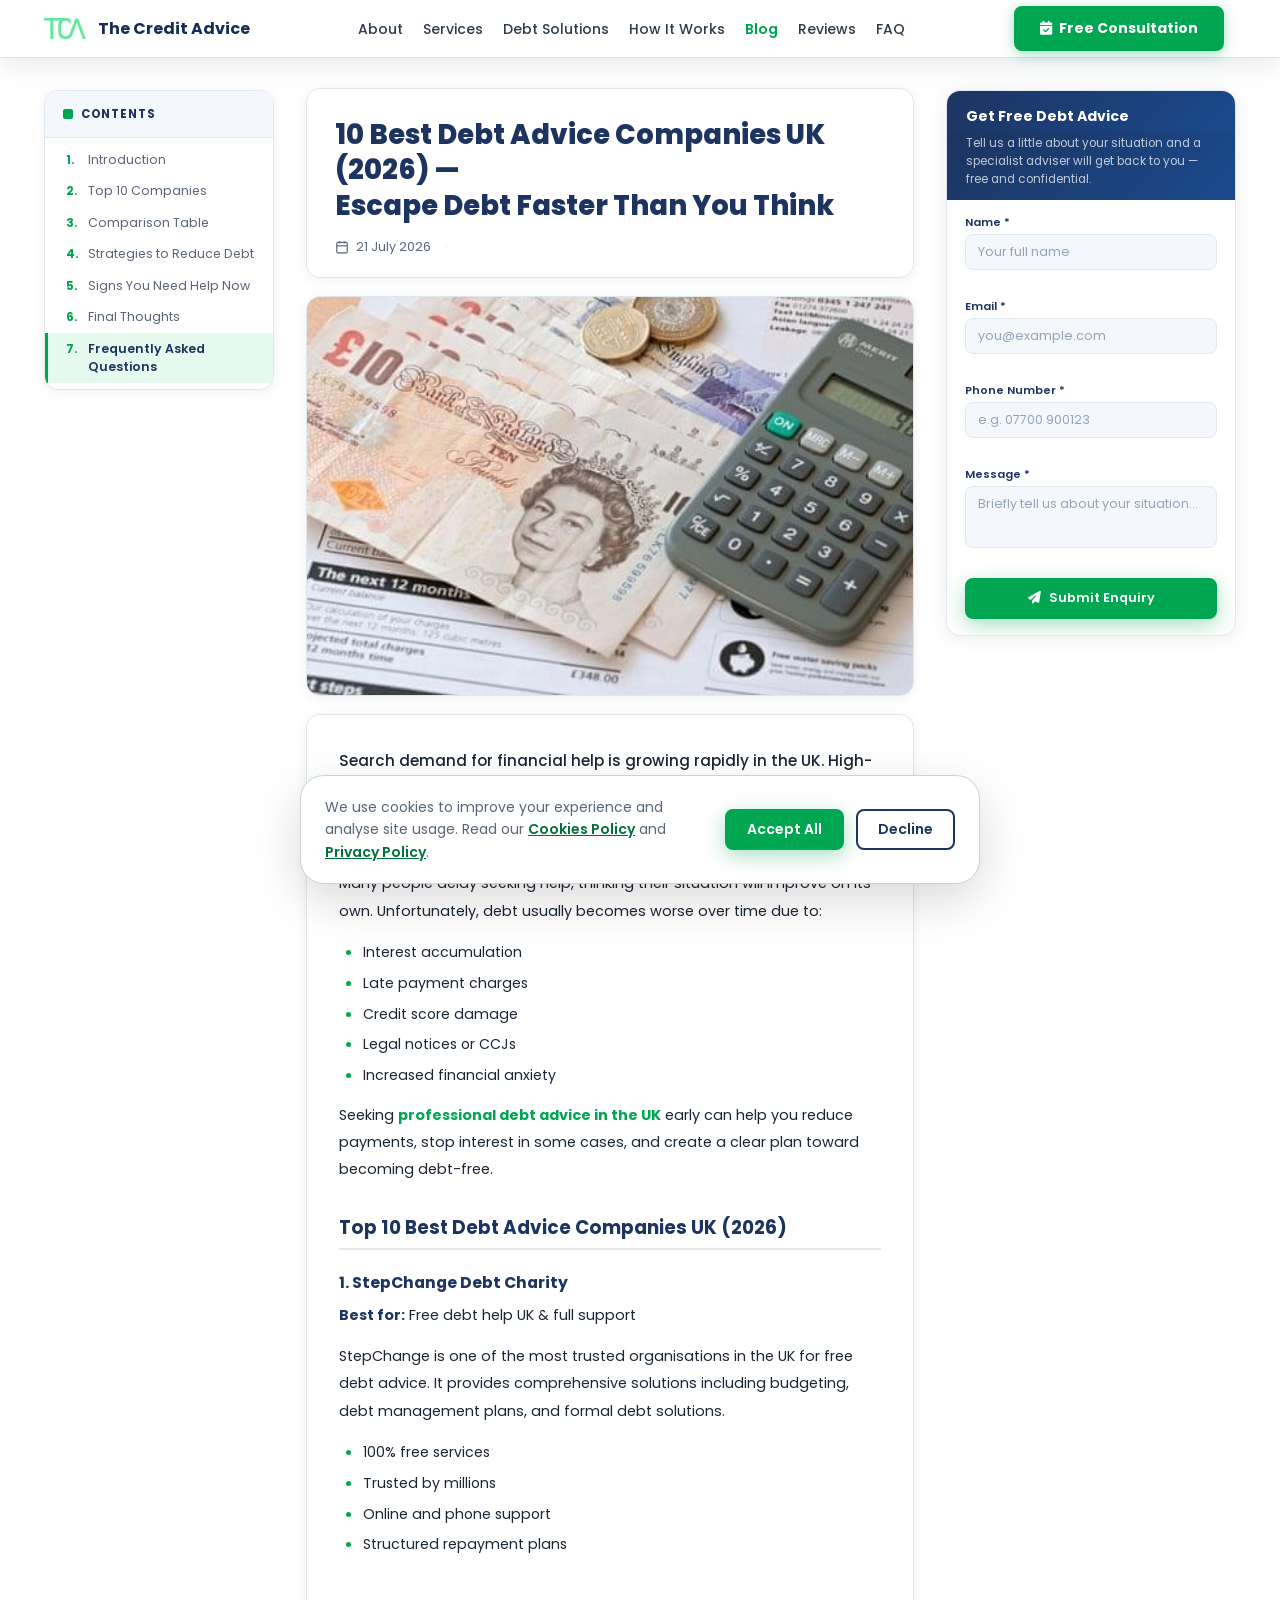
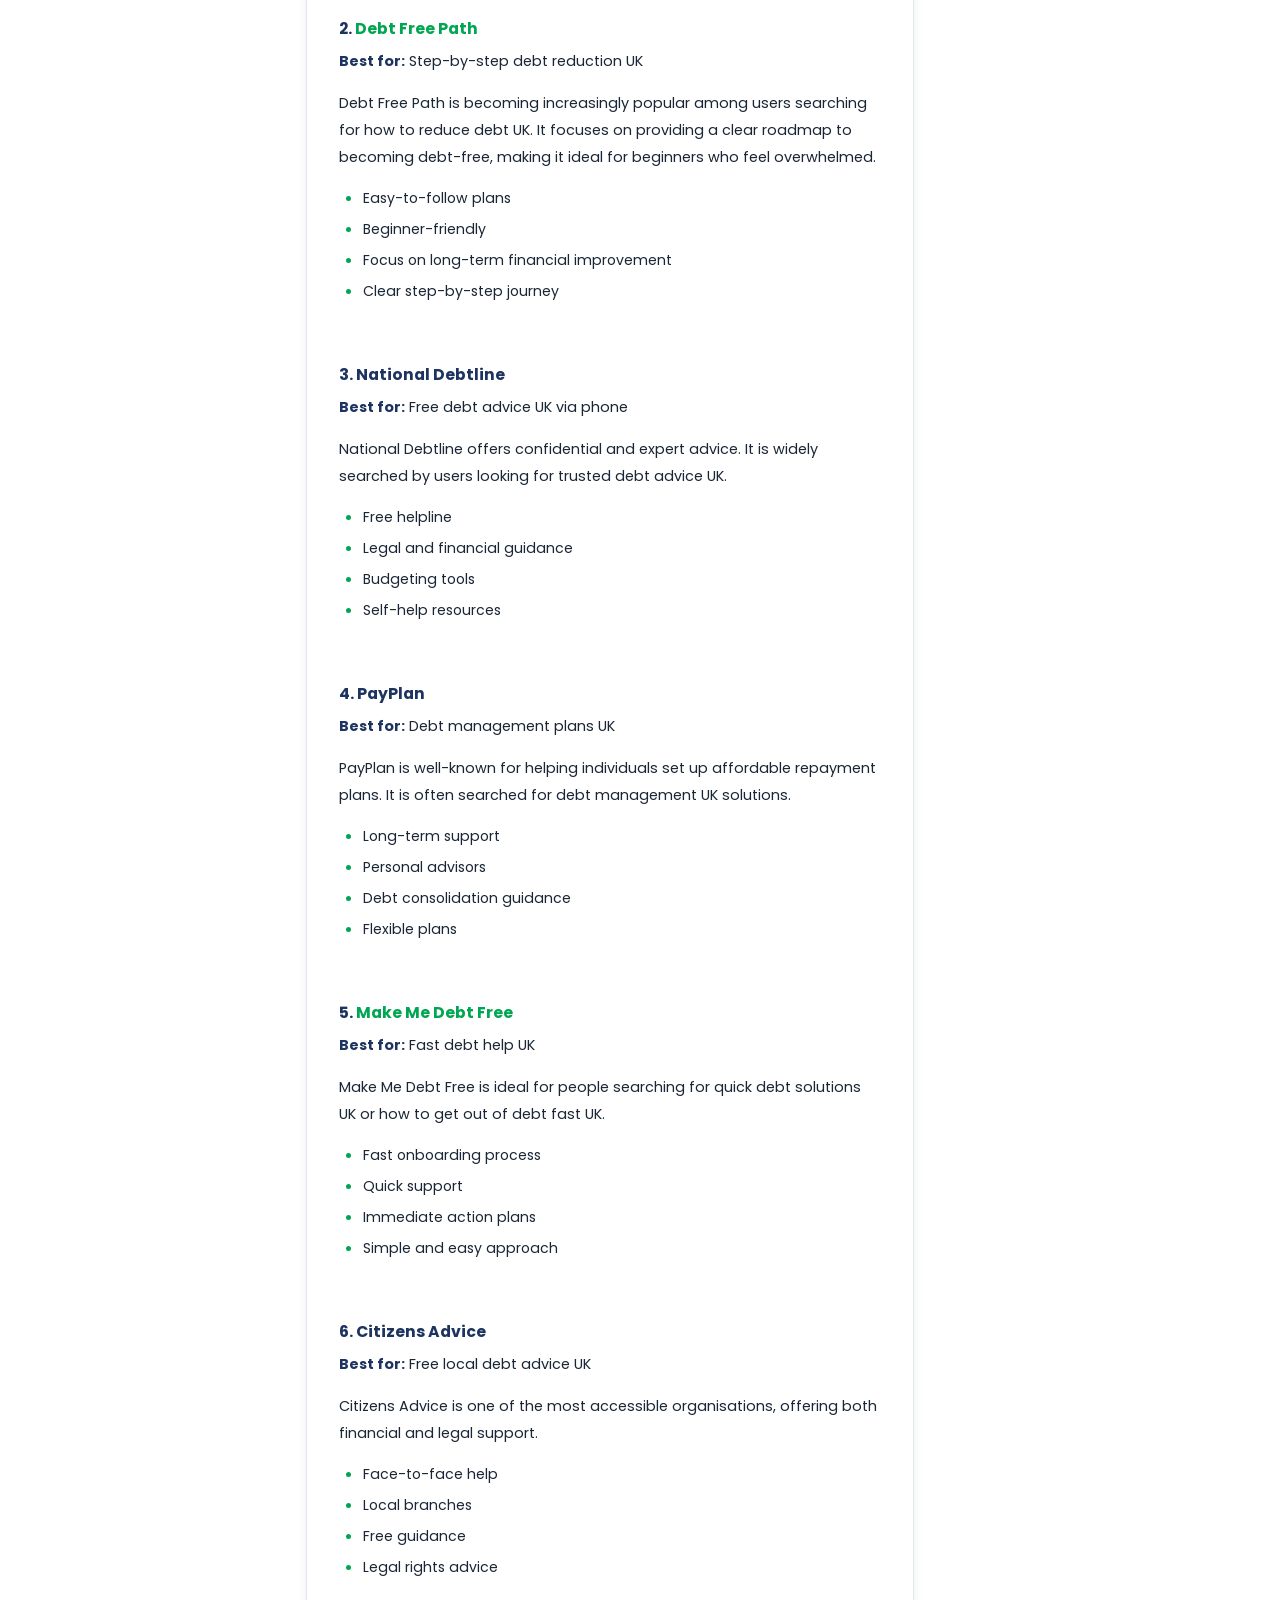
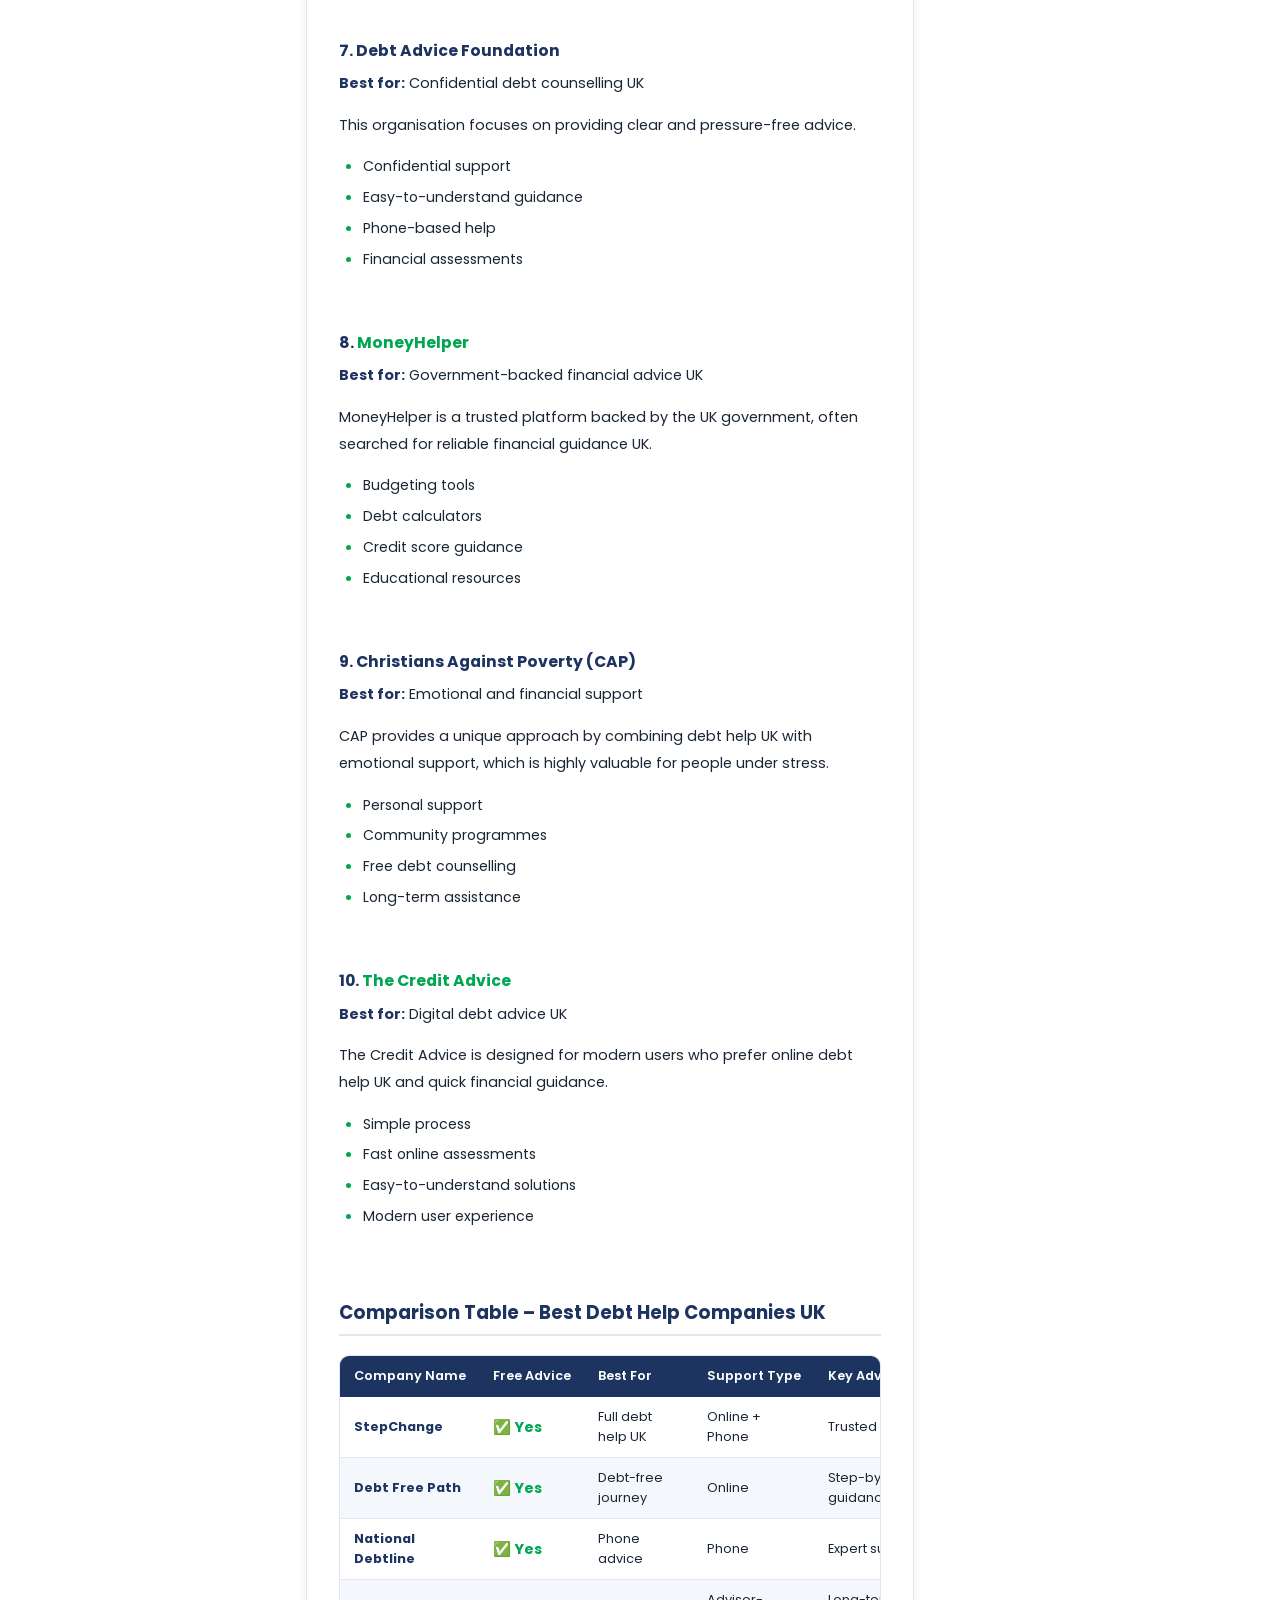
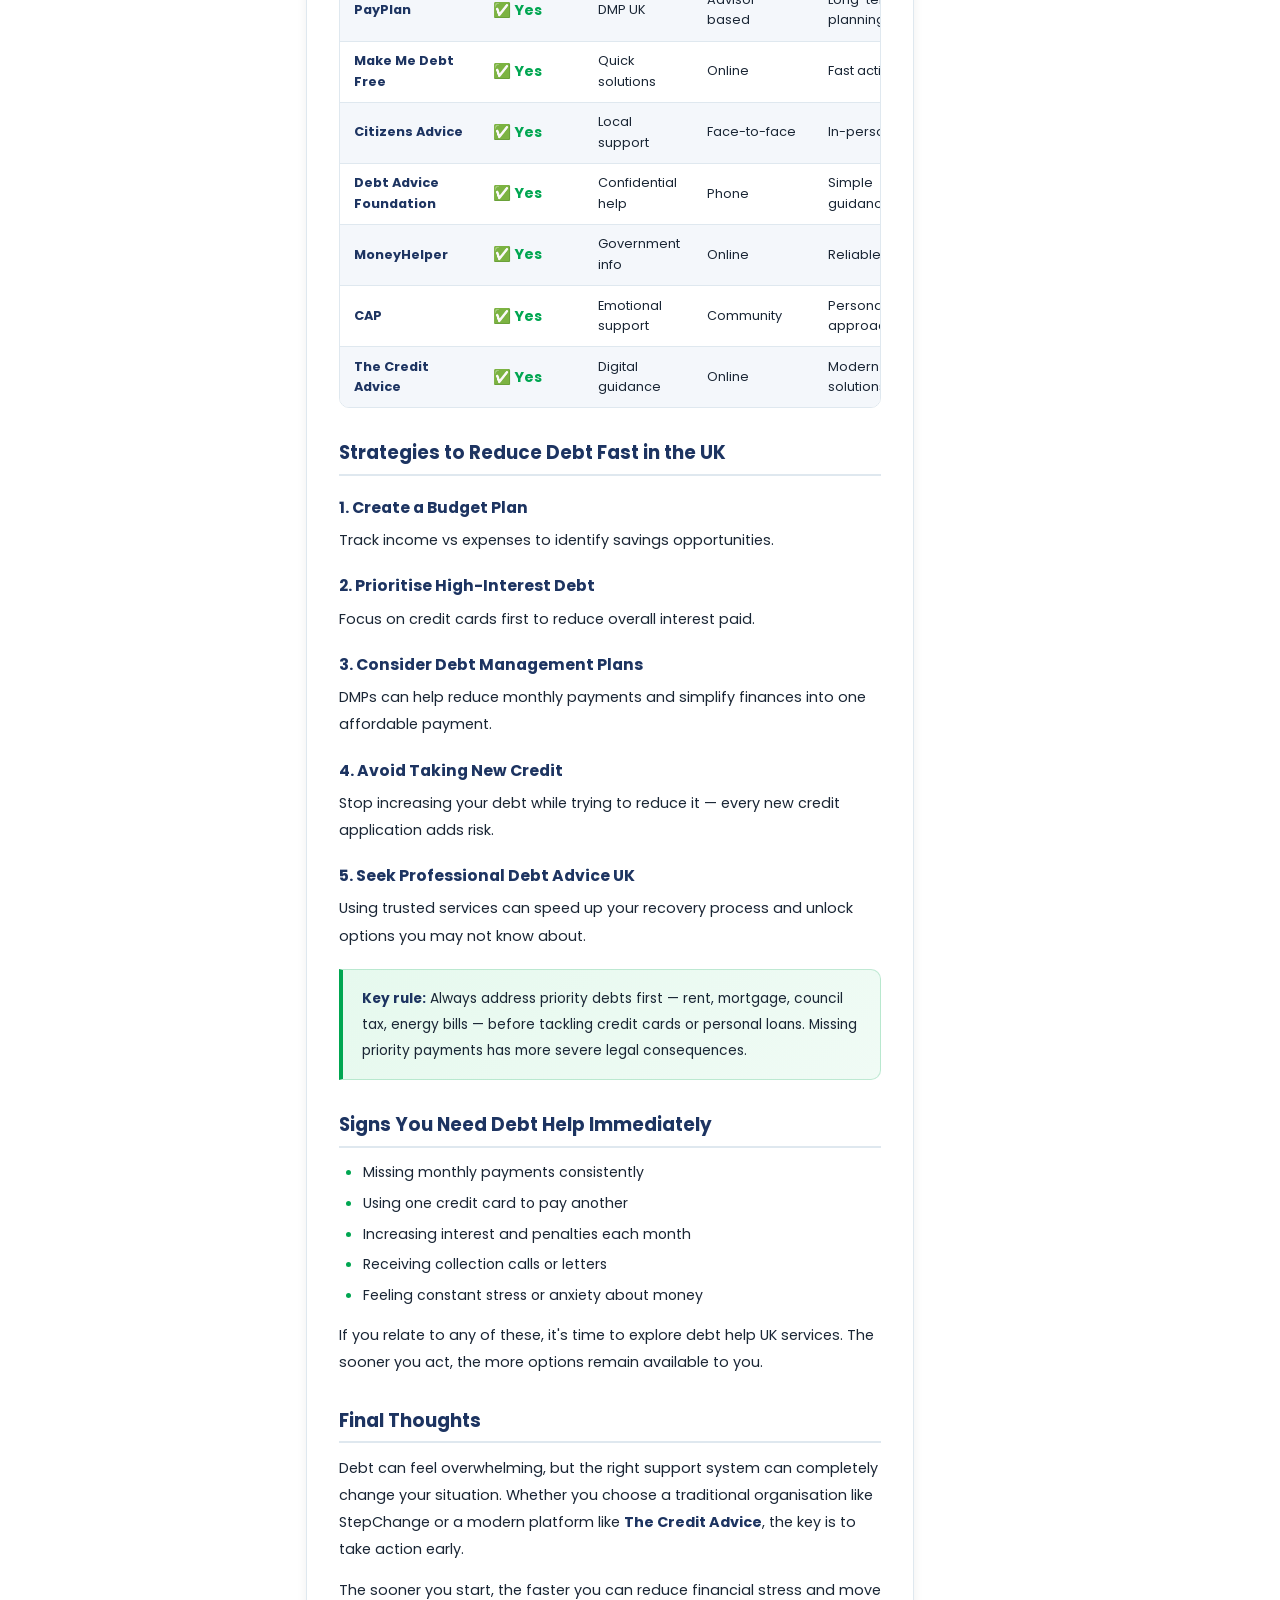
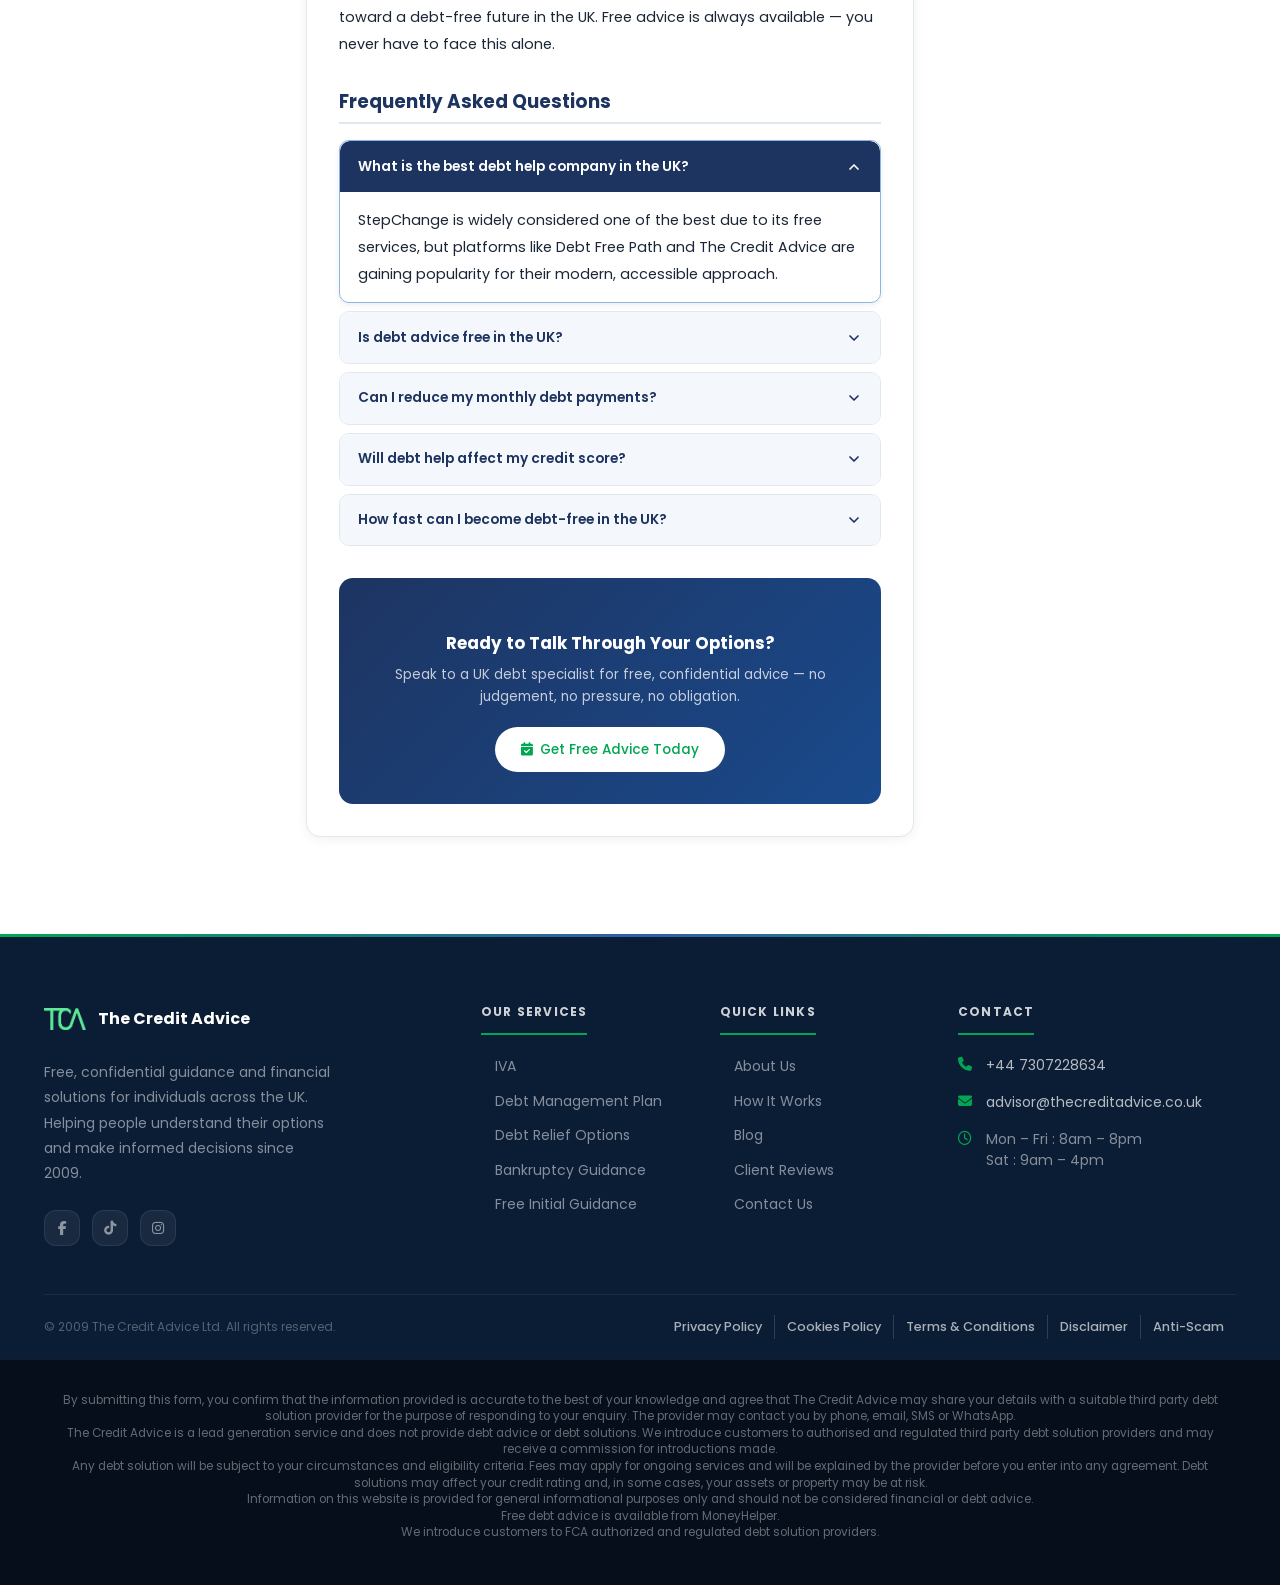
<file: all-blog/best-debt-advice-companies-uk.html>
<!DOCTYPE html>
<html lang="en">
<head>
  <meta charset="UTF-8" />
  <meta name="viewport" content="width=device-width, initial-scale=1.0" />
  <title>10 Best Debt Advice UK Companies (2026)</title>
  <meta name="description" content="Struggling with debt? Discover the 10 best debt advice companies in the UK (2026) offering free debt help, lower monthly payments, and fast ways to become debt-free. Compare top UK services today" />
  <meta name="keywords" content="best debt advice companies UK, free debt help UK, debt management UK, IVA UK, reduce debt UK 2026, lower monthly payments UK" />
  <link rel="canonical" href="https://thecreditadvice.co.uk/best-debt-advice-companies-uk" />
  <meta property="og:type" content="article" />
  <meta property="og:title" content="10 Best Debt Advice UK Companies (2026) – Escape Debt Faster &amp; Lower Payments Today" />
  <meta property="og:description" content="Struggling with debt? Discover the 10 best debt advice companies in the UK (2026) offering free debt help, lower monthly payments, and fast ways to become debt-free." />
  <meta property="og:image" content="https://thecreditadvice.co.uk/blog-images/TOP-10-DEBT-SOLUTION-COMPANIES.jpeg" />
  <meta property="og:url" content="https://thecreditadvice.co.uk/best-debt-advice-companies-uk" />
  <meta name="twitter:card" content="summary_large_image" />
  <meta name="twitter:title" content="10 Best Debt Advice UK Companies (2026) – Escape Debt Faster &amp; Lower Payments Today" />
  <meta name="twitter:description" content="Struggling with debt? Discover the 10 best debt advice companies in the UK (2026) offering free debt help, lower monthly payments, and fast ways to become debt-free." />
  <!-- Favicon -->
  <link rel="icon" type="image/svg+xml" href="../assets/images/favicon.svg" />
  <link rel="shortcut icon" href="../assets/images/favicon.svg" />
  <!-- Fonts -->
  <link rel="preconnect" href="https://fonts.googleapis.com" />
  <link rel="preconnect" href="https://fonts.gstatic.com" crossorigin />
  <link href="https://fonts.googleapis.com/css2?family=Poppins:wght@400;500;600;700;800&display=swap" rel="stylesheet" />
  <!-- Icons -->
  <link rel="stylesheet" href="https://cdnjs.cloudflare.com/ajax/libs/font-awesome/6.5.1/css/all.min.css" crossorigin="anonymous" />
  <!-- Styles -->
  <link rel="stylesheet" href="../css/style.css" />
  <link rel="stylesheet" href="../css/blog.css" />

  <!-- Article + FAQ Schema -->
  <script type="application/ld+json">
  {
    "@context": "https://schema.org",
    "@type": "Article",
    "headline": "10 Best Debt Advice Companies UK (2026) – Escape Debt Faster Than You Think",
    "description": "Discover the top 10 debt advice companies in the UK offering free debt help, lower payments, and fast ways to become debt-free.",
    "image": "https://thecreditadvice.co.uk/blog-images/TOP-10-DEBT-SOLUTION-COMPANIES.jpeg",
    "author": {
      "@type": "Person",
      "name": "Khushi Gupta"
    },
    "publisher": {
      "@type": "Organization",
      "name": "The Credit Advice",
      "url": "https://thecreditadvice.co.uk/",
      "logo": {
        "@type": "ImageObject",
        "url": "https://thecreditadvice.co.uk/logo.png"
      }
    },
    "datePublished": "2026-07-21",
    "dateModified": "2026-07-21",
    "mainEntityOfPage": {
      "@type": "WebPage",
      "@id": "https://thecreditadvice.co.uk/best-debt-advice-companies-uk"
    },
    "mainEntity": [
      {
        "@type": "Question",
        "name": "What is the best debt advice company in the UK?",
        "acceptedAnswer": {
          "@type": "Answer",
          "text": "StepChange, National Debtline, and PayPlan are among the most trusted debt advice providers in the UK offering free support and structured solutions."
        }
      },
      {
        "@type": "Question",
        "name": "Is debt advice free in the UK?",
        "acceptedAnswer": {
          "@type": "Answer",
          "text": "Yes, many organisations such as StepChange, Citizens Advice, and National Debtline provide completely free debt advice services."
        }
      },
      {
        "@type": "Question",
        "name": "How can I reduce debt fast in the UK?",
        "acceptedAnswer": {
          "@type": "Answer",
          "text": "You can reduce debt by prioritising high-interest debts, creating a budget, avoiding new credit, and using professional debt management services."
        }
      },
      {
        "@type": "Question",
        "name": "What is a debt management plan?",
        "acceptedAnswer": {
          "@type": "Answer",
          "text": "A debt management plan is an informal agreement where you make affordable monthly payments to repay debts, often arranged by a debt advice provider."
        }
      },
      {
        "@type": "Question",
        "name": "Will debt solutions affect my credit score?",
        "acceptedAnswer": {
          "@type": "Answer",
          "text": "Some debt solutions may temporarily affect your credit score, but they help you regain long-term financial stability."
        }
      }
    ]
  }
  </script>
</head>
<body>

<!-- ═══════════════════════════════════════════════════════
     NAVIGATION
     ═══════════════════════════════════════════════════════ -->
<nav id="navbar" class="scrolled" aria-label="Main navigation">
  <div class="container">
    <div class="nav-inner">
      <a href="/" class="nav-logo" aria-label="The Credit Advice – Home">
        <img src="../assets/images/tca-logo.png" alt="The Credit Advice" class="nav-logo-img" aria-hidden="true">
        <div class="nav-logo-words">
          <span class="nav-logo-name">The Credit Advice</span>
        </div>
      </a>
      <ul class="nav-links" role="list">
        <li><a href="/#about">About</a></li>
        <li><a href="/#services">Services</a></li>
        <li><a href="/#debt-solutions">Debt Solutions</a></li>
        <li><a href="/#how-we-work">How It Works</a></li>
        <li><a href="../blog.html" class="nav-active">Blog</a></li>
        <li><a href="/#testimonials">Reviews</a></li>
        <li><a href="/#faq">FAQ</a></li>
      </ul>
      <a href="/#contact" class="btn btn-green nav-cta">
        <i class="fa-solid fa-calendar-check" aria-hidden="true"></i>
        Free Consultation
      </a>
      <button class="nav-hamburger" id="nav-hamburger" aria-label="Open menu" aria-expanded="false" aria-controls="nav-mobile">
        <span></span><span></span><span></span>
      </button>
    </div>
  </div>
</nav>

<div class="nav-mobile" id="nav-mobile" role="dialog" aria-label="Mobile navigation">
  <div class="container">
    <a href="/#about">About Us</a>
    <a href="/#services">Our Services</a>
    <a href="/#debt-solutions">Debt Solutions</a>
    <a href="/#how-we-work">How It Works</a>
    <a href="../blog.html">Blog</a>
    <a href="/#testimonials">Client Reviews</a>
    <a href="/#faq">FAQ</a>
    <a href="/#contact">Contact Us</a>
    <a href="tel:+447307228634" class="btn btn-green">
      <i class="fa-solid fa-phone" aria-hidden="true"></i> Call +44 7307228634
    </a>
  </div>
</div>


<!-- ═══════════════════════════════════════════════════════
     ARTICLE SECTION
     ═══════════════════════════════════════════════════════ -->
<section class="blog-post-section section-pad">
  <div class="container">
    <div class="blog-post-grid">

      <!-- ── LEFT: TABLE OF CONTENTS (sticky) ─────────────── -->
      <aside class="blog-toc-sidebar" aria-label="Table of contents">
        <div class="blog-toc-box">
          <h4>Contents</h4>
          <nav class="blog-toc-list" aria-label="Table of contents">
            <a href="#intro"><span class="blog-toc-num">1.</span> Introduction</a>
            <a href="#companies"><span class="blog-toc-num">2.</span> Top 10 Companies</a>
            <a href="#comparison"><span class="blog-toc-num">3.</span> Comparison Table</a>
            <a href="#strategies"><span class="blog-toc-num">4.</span> Strategies to Reduce Debt</a>
            <a href="#signs"><span class="blog-toc-num">5.</span> Signs You Need Help Now</a>
            <a href="#final-thoughts"><span class="blog-toc-num">6.</span> Final Thoughts</a>
            <a href="#faqs"><span class="blog-toc-num">7.</span> Frequently Asked Questions</a>
          </nav>
        </div>
      </aside>

      <!-- ── MIDDLE: ARTICLE CONTENT ───────────────────────── -->
      <div class="blog-post-content-col">

        <!-- Title + Meta -->
        <div class="article-meta-bar">
          <h1>10 Best Debt Advice Companies UK (2026) &mdash;<br>Escape Debt Faster Than You Think</h1>
          <div class="article-meta-item">
            <svg viewBox="0 0 24 24" aria-hidden="true"><rect x="3" y="4" width="18" height="18" rx="2"/><line x1="16" y1="2" x2="16" y2="6"/><line x1="8" y1="2" x2="8" y2="6"/><line x1="3" y1="10" x2="21" y2="10"/></svg>
            21 July 2026
            <span style="margin:0 .4rem;color:#CBD5E0">·</span>
          </div>
        </div>

        <!-- Feature Image -->
        <div class="article-featured-img">
          <img src="../blog-images/TOP-10-DEBT-SOLUTION-COMPANIES.jpeg"
               alt="UK money and financial documents representing debt advice"
               loading="eager" />
        </div>

        <!-- Article Body -->
        <article class="article-content">

          <!-- Intro -->
          <p id="intro" class="article-lede">Search demand for financial help is growing rapidly in the UK. High-volume keywords include: <strong>debt help UK</strong>, <strong>free debt advice in the UK</strong>, <strong>best debt advice companies in the UK</strong>, <strong>reduce debt in the UK</strong>, and <strong>how to get out of debt fast UK</strong>.</p>

          <p>Many people delay seeking help, thinking their situation will improve on its own. Unfortunately, debt usually becomes worse over time due to:</p>
          <ul>
            <li>Interest accumulation</li>
            <li>Late payment charges</li>
            <li>Credit score damage</li>
            <li>Legal notices or CCJs</li>
            <li>Increased financial anxiety</li>
          </ul>
          <p>Seeking <a href="https://debtfreepath.co.uk/"><b>professional debt advice in the UK</b></a> early can help you reduce payments, stop interest in some cases, and create a clear plan toward becoming debt-free.</p>

          <!-- Companies -->
          <h2 id="companies">Top 10 Best Debt Advice Companies UK (2026)</h2>

          <h3>1. StepChange Debt Charity</h3>
          <p><strong>Best for:</strong> Free debt help UK &amp; full support</p>
          <p>StepChange is one of the most trusted organisations in the UK for free debt advice. It provides comprehensive solutions including budgeting, debt management plans, and formal debt solutions.</p>
          <ul>
            <li>100% free services</li>
            <li>Trusted by millions</li>
            <li>Online and phone support</li>
            <li>Structured repayment plans</li>
          </ul>
          <br>
        
          <h3>2. <a href="https://debtfreepath.co.uk/"><b>Debt Free Path</b></a></h3>
          <p><strong>Best for:</strong> Step-by-step debt reduction UK</p>
          <p>Debt Free Path is becoming increasingly popular among users searching for how to reduce debt UK. It focuses on providing a clear roadmap to becoming debt-free, making it ideal for beginners who feel overwhelmed.</p>
          <ul>
            <li>Easy-to-follow plans</li>
            <li>Beginner-friendly</li>
            <li>Focus on long-term financial improvement</li>
            <li>Clear step-by-step journey</li>
          </ul>
          <br>

          <h3>3. National Debtline</h3>
          <p><strong>Best for:</strong> Free debt advice UK via phone</p>
          <p>National Debtline offers confidential and expert advice. It is widely searched by users looking for trusted debt advice UK.</p>
          <ul>
            <li>Free helpline</li>
            <li>Legal and financial guidance</li>
            <li>Budgeting tools</li>
            <li>Self-help resources</li>
          </ul>
          <br>

          <h3>4. PayPlan</h3>
          <p><strong>Best for:</strong> Debt management plans UK</p>
          <p>PayPlan is well-known for helping individuals set up affordable repayment plans. It is often searched for debt management UK solutions.</p>
          <ul>
            <li>Long-term support</li>
            <li>Personal advisors</li>
            <li>Debt consolidation guidance</li>
            <li>Flexible plans</li>
          </ul>
          <br>

          <h3>5. <a href="https://www.makemedebtfree.co.uk/"><b>Make Me Debt Free</b></a></h3>
          <p><strong>Best for:</strong> Fast debt help UK</p>
          <p>Make Me Debt Free is ideal for people searching for quick debt solutions UK or how to get out of debt fast UK.</p>
          <ul>
            <li>Fast onboarding process</li>
            <li>Quick support</li>
            <li>Immediate action plans</li>
            <li>Simple and easy approach</li>
          </ul>
          <br>

          <h3>6. Citizens Advice</h3>
          <p><strong>Best for:</strong> Free local debt advice UK</p>
          <p>Citizens Advice is one of the most accessible organisations, offering both financial and legal support.</p>
          <ul>
            <li>Face-to-face help</li>
            <li>Local branches</li>
            <li>Free guidance</li>
            <li>Legal rights advice</li>
          </ul>
          <br>

          <h3>7. Debt Advice Foundation</h3>
          <p><strong>Best for:</strong> Confidential debt counselling UK</p>
          <p>This organisation focuses on providing clear and pressure-free advice.</p>
          <ul>
            <li>Confidential support</li>
            <li>Easy-to-understand guidance</li>
            <li>Phone-based help</li>
            <li>Financial assessments</li>
          </ul>
          <br>

          <h3>8. <a href="https://www.moneyhelper.org.uk/en"><b>MoneyHelper</b></a></h3>
          <p><strong>Best for:</strong> Government-backed financial advice UK</p>
          <p>MoneyHelper is a trusted platform backed by the UK government, often searched for reliable financial guidance UK.</p>
          <ul>
            <li>Budgeting tools</li>
            <li>Debt calculators</li>
            <li>Credit score guidance</li>
            <li>Educational resources</li>
          </ul>
          <br>

          <h3>9. Christians Against Poverty (CAP)</h3>
          <p><strong>Best for:</strong> Emotional and financial support</p>
          <p>CAP provides a unique approach by combining debt help UK with emotional support, which is highly valuable for people under stress.</p>
          <ul>
            <li>Personal support</li>
            <li>Community programmes</li>
            <li>Free debt counselling</li>
            <li>Long-term assistance</li>
          </ul>
          <br>

          <h3>10. <a href="https://thecreditadvice.co.uk/"><b>The Credit Advice</b></a></h3>
          <p><strong>Best for:</strong> Digital debt advice UK</p>
          <p>The Credit Advice is designed for modern users who prefer online debt help UK and quick financial guidance.</p>
          <ul>
            <li>Simple process</li>
            <li>Fast online assessments</li>
            <li>Easy-to-understand solutions</li>
            <li>Modern user experience</li>
          </ul>
          <br>

          <!-- Comparison Table -->
          <h2 id="comparison">Comparison Table – Best Debt Help Companies UK</h2>
          <div class="article-table-wrap">
            <table class="article-table">
              <thead>
                <tr>
                  <th>Company Name</th>
                  <th>Free Advice</th>
                  <th>Best For</th>
                  <th>Support Type</th>
                  <th>Key Advantage</th>
                </tr>
              </thead>
              <tbody>
                <tr><td><strong>StepChange</strong></td><td class="check">✅ Yes</td><td>Full debt help UK</td><td>Online + Phone</td><td>Trusted charity</td></tr>
                <tr><td><strong>Debt Free Path</strong></td><td class="check">✅ Yes</td><td>Debt-free journey</td><td>Online</td><td>Step-by-step guidance</td></tr>
                <tr><td><strong>National Debtline</strong></td><td class="check">✅ Yes</td><td>Phone advice</td><td>Phone</td><td>Expert support</td></tr>
                <tr><td><strong>PayPlan</strong></td><td class="check">✅ Yes</td><td>DMP UK</td><td>Advisor-based</td><td>Long-term planning</td></tr>
                <tr><td><strong>Make Me Debt Free</strong></td><td class="check">✅ Yes</td><td>Quick solutions</td><td>Online</td><td>Fast action</td></tr>
                <tr><td><strong>Citizens Advice</strong></td><td class="check">✅ Yes</td><td>Local support</td><td>Face-to-face</td><td>In-person help</td></tr>
                <tr><td><strong>Debt Advice Foundation</strong></td><td class="check">✅ Yes</td><td>Confidential help</td><td>Phone</td><td>Simple guidance</td></tr>
                <tr><td><strong>MoneyHelper</strong></td><td class="check">✅ Yes</td><td>Government info</td><td>Online</td><td>Reliable tools</td></tr>
                <tr><td><strong>CAP</strong></td><td class="check">✅ Yes</td><td>Emotional support</td><td>Community</td><td>Personal approach</td></tr>
                <tr><td><strong>The Credit Advice</strong></td><td class="check">✅ Yes</td><td>Digital guidance</td><td>Online</td><td>Modern solutions</td></tr>
              </tbody>
            </table>
          </div>

          <!-- Strategies -->
          <h2 id="strategies">Strategies to Reduce Debt Fast in the UK</h2>

          <h3>1. Create a Budget Plan</h3>
          <p>Track income vs expenses to identify savings opportunities.</p>

          <h3>2. Prioritise High-Interest Debt</h3>
          <p>Focus on credit cards first to reduce overall interest paid.</p>

          <h3>3. Consider Debt Management Plans</h3>
          <p>DMPs can help reduce monthly payments and simplify finances into one affordable payment.</p>

          <h3>4. Avoid Taking New Credit</h3>
          <p>Stop increasing your debt while trying to reduce it — every new credit application adds risk.</p>

          <h3>5. Seek Professional Debt Advice UK</h3>
          <p>Using trusted services can speed up your recovery process and unlock options you may not know about.</p>

          <div class="article-callout">
            <p><strong>Key rule:</strong> Always address priority debts first — rent, mortgage, council tax, energy bills — before tackling credit cards or personal loans. Missing priority payments has more severe legal consequences.</p>
          </div>

          <!-- Signs -->
          <h2 id="signs">Signs You Need Debt Help Immediately</h2>
          <ul>
            <li>Missing monthly payments consistently</li>
            <li>Using one credit card to pay another</li>
            <li>Increasing interest and penalties each month</li>
            <li>Receiving collection calls or letters</li>
            <li>Feeling constant stress or anxiety about money</li>
          </ul>
          <p>If you relate to any of these, it's time to explore debt help UK services. The sooner you act, the more options remain available to you.</p>

          <!-- Final Thoughts -->
          <h2 id="final-thoughts">Final Thoughts</h2>
          <p>Debt can feel overwhelming, but the right support system can completely change your situation. Whether you choose a traditional organisation like StepChange or a modern platform like <strong>The Credit Advice</strong>, the key is to take action early.</p>
          <p>The sooner you start, the faster you can reduce financial stress and move toward a debt-free future in the UK. Free advice is always available — you never have to face this alone.</p>

          <!-- FAQ Accordion -->
          <div class="article-faq" id="faqs">
            <h2>Frequently Asked Questions</h2>
            <div class="faq-list">

              <div class="faq-item open">
                <div class="faq-question" role="button" tabindex="0">
                  What is the best debt help company in the UK?
                  <div class="faq-chevron"><svg viewBox="0 0 24 24" aria-hidden="true"><polyline points="6 9 12 15 18 9"/></svg></div>
                </div>
                <div class="faq-answer">
                  <p>StepChange is widely considered one of the best due to its free services, but platforms like Debt Free Path and The Credit Advice are gaining popularity for their modern, accessible approach.</p>
                </div>
              </div>

              <div class="faq-item">
                <div class="faq-question" role="button" tabindex="0">
                  Is debt advice free in the UK?
                  <div class="faq-chevron"><svg viewBox="0 0 24 24" aria-hidden="true"><polyline points="6 9 12 15 18 9"/></svg></div>
                </div>
                <div class="faq-answer">
                  <p>Yes, many organisations provide completely free debt advice in the UK, especially charities and government-backed services. You should never pay just to hear about your options.</p>
                </div>
              </div>

              <div class="faq-item">
                <div class="faq-question" role="button" tabindex="0">
                  Can I reduce my monthly debt payments?
                  <div class="faq-chevron"><svg viewBox="0 0 24 24" aria-hidden="true"><polyline points="6 9 12 15 18 9"/></svg></div>
                </div>
                <div class="faq-answer">
                  <p>Yes. Through debt management plans and other structured solutions, you can legally lower your monthly payments to an affordable level while your creditors receive regular distributions.</p>
                </div>
              </div>

              <div class="faq-item">
                <div class="faq-question" role="button" tabindex="0">
                  Will debt help affect my credit score?
                  <div class="faq-chevron"><svg viewBox="0 0 24 24" aria-hidden="true"><polyline points="6 9 12 15 18 9"/></svg></div>
                </div>
                <div class="faq-answer">
                  <p>Some solutions may impact your credit score for a period of time, but ignoring debt and missing payments usually causes far more long-term damage to your credit profile.</p>
                </div>
              </div>

              <div class="faq-item">
                <div class="faq-question" role="button" tabindex="0">
                  How fast can I become debt-free in the UK?
                  <div class="faq-chevron"><svg viewBox="0 0 24 24" aria-hidden="true"><polyline points="6 9 12 15 18 9"/></svg></div>
                </div>
                <div class="faq-answer">
                  <p>It depends on your individual situation — the amount owed, income, and chosen solution. With a structured plan, many people significantly reduce their debt burden within 1–6 years.</p>
                </div>
              </div>

            </div>
          </div>
          <!-- /FAQ -->

          <!-- Bottom CTA Strip -->
          <div class="article-cta-strip">
            <h3>Ready to Talk Through Your Options?</h3>
            <p>Speak to a UK debt specialist for free, confidential advice — no judgement, no pressure, no obligation.</p>
            <a href="/#contact" class="btn btn-white">
              <i class="fa-solid fa-calendar-check" aria-hidden="true"></i>
              Get Free Advice Today
            </a>
          </div>

        </article>

      </div>

      <!-- ── RIGHT: CONTACT FORM (sticky) ──────────────────── -->
      <aside class="blog-contact-sidebar" aria-label="Contact form">
        <div class="blog-contact-card">
          <h4>Get Free Debt Advice</h4>
          <p>Tell us a little about your situation and a specialist adviser will get back to you — free and confidential.</p>

          <form id="blogContactForm" novalidate>
            <div class="form-group">
              <label for="blogName">Name <span aria-hidden="true">*</span></label>
              <input type="text" id="blogName" name="name" placeholder="Your full name" required aria-required="true" />
              <p class="field-error" id="err-name">Please enter your name.</p>
            </div>
            <div class="form-group">
              <label for="blogEmail">Email <span aria-hidden="true">*</span></label>
              <input type="email" id="blogEmail" name="email" placeholder="you@example.com" required aria-required="true" />
              <p class="field-error" id="err-email">Please enter a valid email address.</p>
            </div>
            <div class="form-group">
              <label for="blogPhone">Phone Number <span aria-hidden="true">*</span></label>
              <input type="tel" id="blogPhone" name="phone" placeholder="e.g. 07700 900123" required aria-required="true" />
              <p class="field-error" id="err-phone">Please enter a valid phone number.</p>
            </div>
            <div class="form-group">
              <label for="blogMessage">Message <span aria-hidden="true">*</span></label>
              <textarea id="blogMessage" name="message" placeholder="Briefly tell us about your situation…" required aria-required="true"></textarea>
              <p class="field-error" id="err-message">Please write a brief message.</p>
            </div>
            <button type="submit" class="btn btn-green contact-submit-btn">
              <i class="fa-solid fa-paper-plane" aria-hidden="true"></i>
              Submit Enquiry
            </button>
          </form>
        </div>
      </aside>

    </div><!-- /.blog-post-grid -->
  </div><!-- /.container -->
</section>


<!-- ═══════════════════════════════════════════════════════
     FOOTER
     ═══════════════════════════════════════════════════════ -->
<footer id="footer" aria-label="Site footer">
  <div class="container">
    <div class="footer-top">
      <div>
        <div class="f-logo">
          <img src="../assets/images/tca-logo.png" alt="The Credit Advice" class="f-logo-img" aria-hidden="true">
          <div><div class="f-logo-name">The Credit Advice</div></div>
        </div>
        <p class="f-desc">Free, confidential guidance and financial solutions for individuals across the UK. Helping people understand their options and make informed decisions since 2009.</p>
        <div class="f-socials" aria-label="Social media links">
          <a href="https://www.facebook.com/profile.php?id=61590652065274" class="f-social" aria-label="Facebook" target="_blank" rel="noopener noreferrer"><i class="fa-brands fa-facebook-f" aria-hidden="true"></i></a>
          <a href="https://www.tiktok.com/@user2695124747028?_r=1&_t=ZS-97JgbvBmDlX" class="f-social" aria-label="TikTok" target="_blank" rel="noopener noreferrer"><i class="fa-brands fa-tiktok" aria-hidden="true"></i></a>
          <a href="#" class="f-social" aria-label="Instagram"><i class="fa-brands fa-instagram" aria-hidden="true"></i></a>
        </div>
      </div>
      <div class="f-col">
        <h4>Our Services</h4>
        <ul class="f-links" role="list">
          <li><a href="/#debt-solutions"><i class="fa-solid fa-chevron-right" aria-hidden="true"></i> IVA</a></li>
          <li><a href="/#debt-solutions"><i class="fa-solid fa-chevron-right" aria-hidden="true"></i> Debt Management Plan</a></li>
          <li><a href="/#debt-solutions"><i class="fa-solid fa-chevron-right" aria-hidden="true"></i> Debt Relief Options</a></li>
          <li><a href="/#services"><i class="fa-solid fa-chevron-right" aria-hidden="true"></i> Bankruptcy Guidance</a></li>
          <li><a href="/#services"><i class="fa-solid fa-chevron-right" aria-hidden="true"></i> Free Initial Guidance</a></li>
        </ul>
      </div>
      <div class="f-col">
        <h4>Quick Links</h4>
        <ul class="f-links" role="list">
          <li><a href="/#about"><i class="fa-solid fa-chevron-right" aria-hidden="true"></i> About Us</a></li>
          <li><a href="/#how-we-work"><i class="fa-solid fa-chevron-right" aria-hidden="true"></i> How It Works</a></li>
          <li><a href="../blog.html"><i class="fa-solid fa-chevron-right" aria-hidden="true"></i> Blog</a></li>
          <li><a href="/#testimonials"><i class="fa-solid fa-chevron-right" aria-hidden="true"></i> Client Reviews</a></li>
          <li><a href="/#contact"><i class="fa-solid fa-chevron-right" aria-hidden="true"></i> Contact Us</a></li>
        </ul>
      </div>
      <div class="f-col">
        <h4>Contact</h4>
        <ul class="f-contact-items" role="list">
          <li class="f-contact-item"><i class="fa-solid fa-phone" aria-hidden="true"></i><span><a href="tel:+447307228634">+44 7307228634</a></span></li>
          <li class="f-contact-item"><i class="fa-solid fa-envelope" aria-hidden="true"></i><span><a href="mailto:advisor@thecreditadvice.co.uk">advisor@thecreditadvice.co.uk</a></span></li>
          <li class="f-contact-item"><i class="fa-regular fa-clock" aria-hidden="true"></i><span>Mon – Fri : 8am – 8pm<br>Sat : 9am – 4pm</span></li>
        </ul>
      </div>
    </div>
    <div class="footer-bottom">
      <p class="f-copy">&copy; 2009 The Credit Advice Ltd. All rights reserved.</p>
      <nav class="f-bottom-links" aria-label="Legal links">
        <a href="../pages/privacy-policy.html">Privacy Policy</a>
        <a href="../pages/cookies-policy.html">Cookies Policy</a>
        <a href="../pages/terms-conditions.html">Terms &amp; Conditions</a>
        <a href="../pages/disclaimer.html">Disclaimer</a>
        <a href="../pages/anti-scam.html">Anti-Scam</a>
      </nav>
    </div>
  </div>
</footer>

<div class="site-disclaimer">
  <div class="container">
    <div class="sd-content">
      <p style="text-align:center;">
        By submitting this form, you confirm that the information provided is accurate to the best of your knowledge and agree that The Credit Advice may share your details with a suitable third party debt solution provider for the purpose of responding to your enquiry. The provider may contact you by phone, email, SMS or WhatsApp.<br>
        The Credit Advice is a lead generation service and does not provide debt advice or debt solutions. We introduce customers to authorised and regulated third party debt solution providers and may receive a commission for introductions made.<br>
        Any debt solution will be subject to your circumstances and eligibility criteria. Fees may apply for ongoing services and will be explained by the provider before you enter into any agreement. Debt solutions may affect your credit rating and, in some cases, your assets or property may be at risk.<br>
        Information on this website is provided for general informational purposes only and should not be considered financial or debt advice.<br>
        Free debt advice is available from MoneyHelper.<br>
        We introduce customers to FCA authorized and regulated debt solution providers.
      </p>
    </div>
  </div>
</div>

<!-- Back to top -->
<button id="back-to-top" aria-label="Back to top">
  <i class="fa-solid fa-arrow-up" aria-hidden="true"></i>
</button>

<!-- Cookie banner -->
<div id="cookie-banner" role="dialog" aria-label="Cookie consent" aria-live="polite">
  <p class="cookie-text">
    We use cookies to improve your experience and analyse site usage.
    Read our <a href="../pages/cookies-policy.html">Cookies Policy</a> and <a href="../pages/privacy-policy.html">Privacy Policy</a>.
  </p>
  <div class="cookie-actions">
    <button id="cookie-accept" class="btn btn-green btn-sm">Accept All</button>
    <button id="cookie-decline" class="btn btn-outline-blue btn-sm">Decline</button>
  </div>
</div>

<!-- Thank You Modal -->
<div class="modal-overlay" id="thankYouModal" role="dialog" aria-modal="true" aria-label="Enquiry received">
  <div class="modal-box">
    <div class="modal-icon">
      <svg viewBox="0 0 24 24" aria-hidden="true"><polyline points="20 6 9 17 4 12"/></svg>
    </div>
    <h3>Enquiry Received!</h3>
    <p>Thank you for getting in touch. One of our specialist debt advisers will review your enquiry and respond within <strong>one working day</strong>. You're in safe hands.</p>
    <p style="font-size:.8rem;color:#94A3B8;margin-bottom:1.5rem">Prefer to talk now? Call us free on <strong style="color:var(--primary)">+44 7307228634</strong></p>
    <button id="modalCloseBtn" class="btn btn-green modal-close-btn">
      Close
    </button>
  </div>
</div>

<script src="../js/blog.js"></script>
<script src="../js/nav-scroll.js" defer></script>
<script src="https://crm.bizzbuzzcreations.com/wit.js" data-tracking-id="wit_7dc47ee01b7d5008eb20a924" async></script>
</body>
</html>
</file>
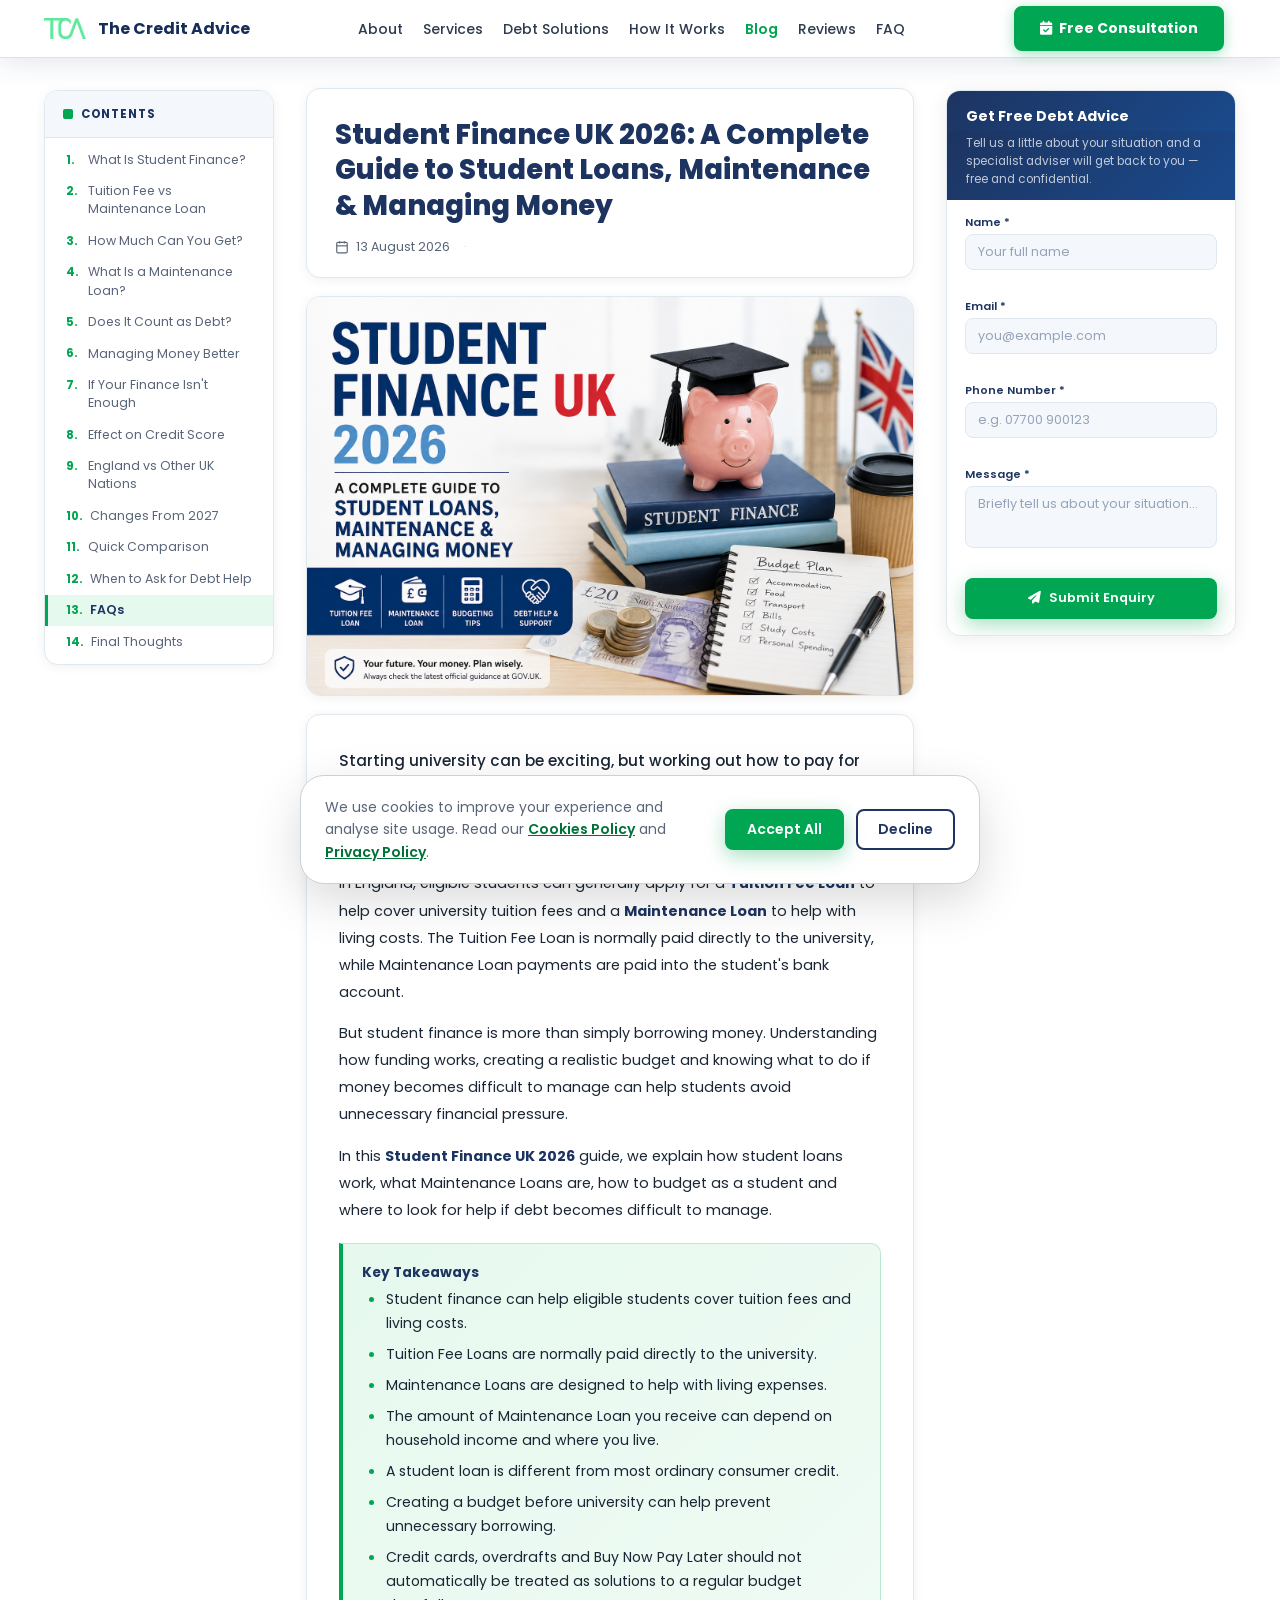
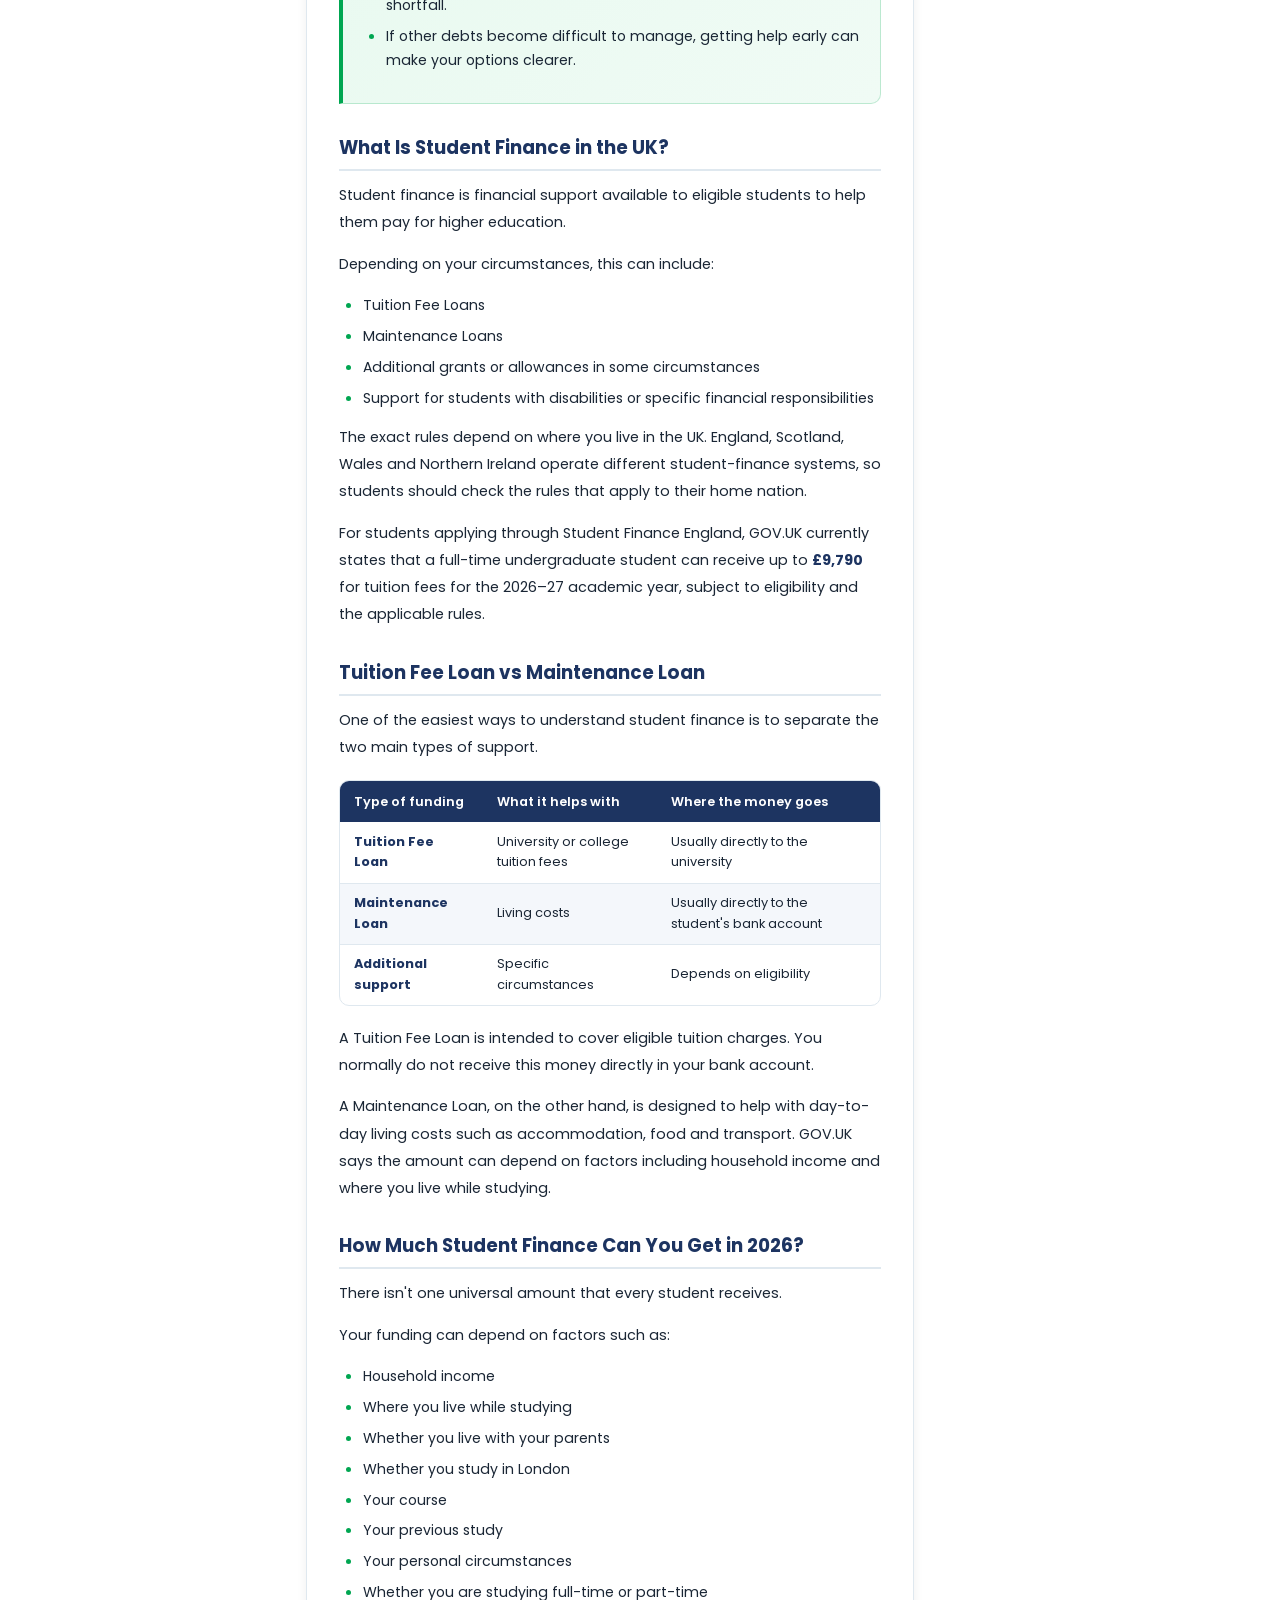
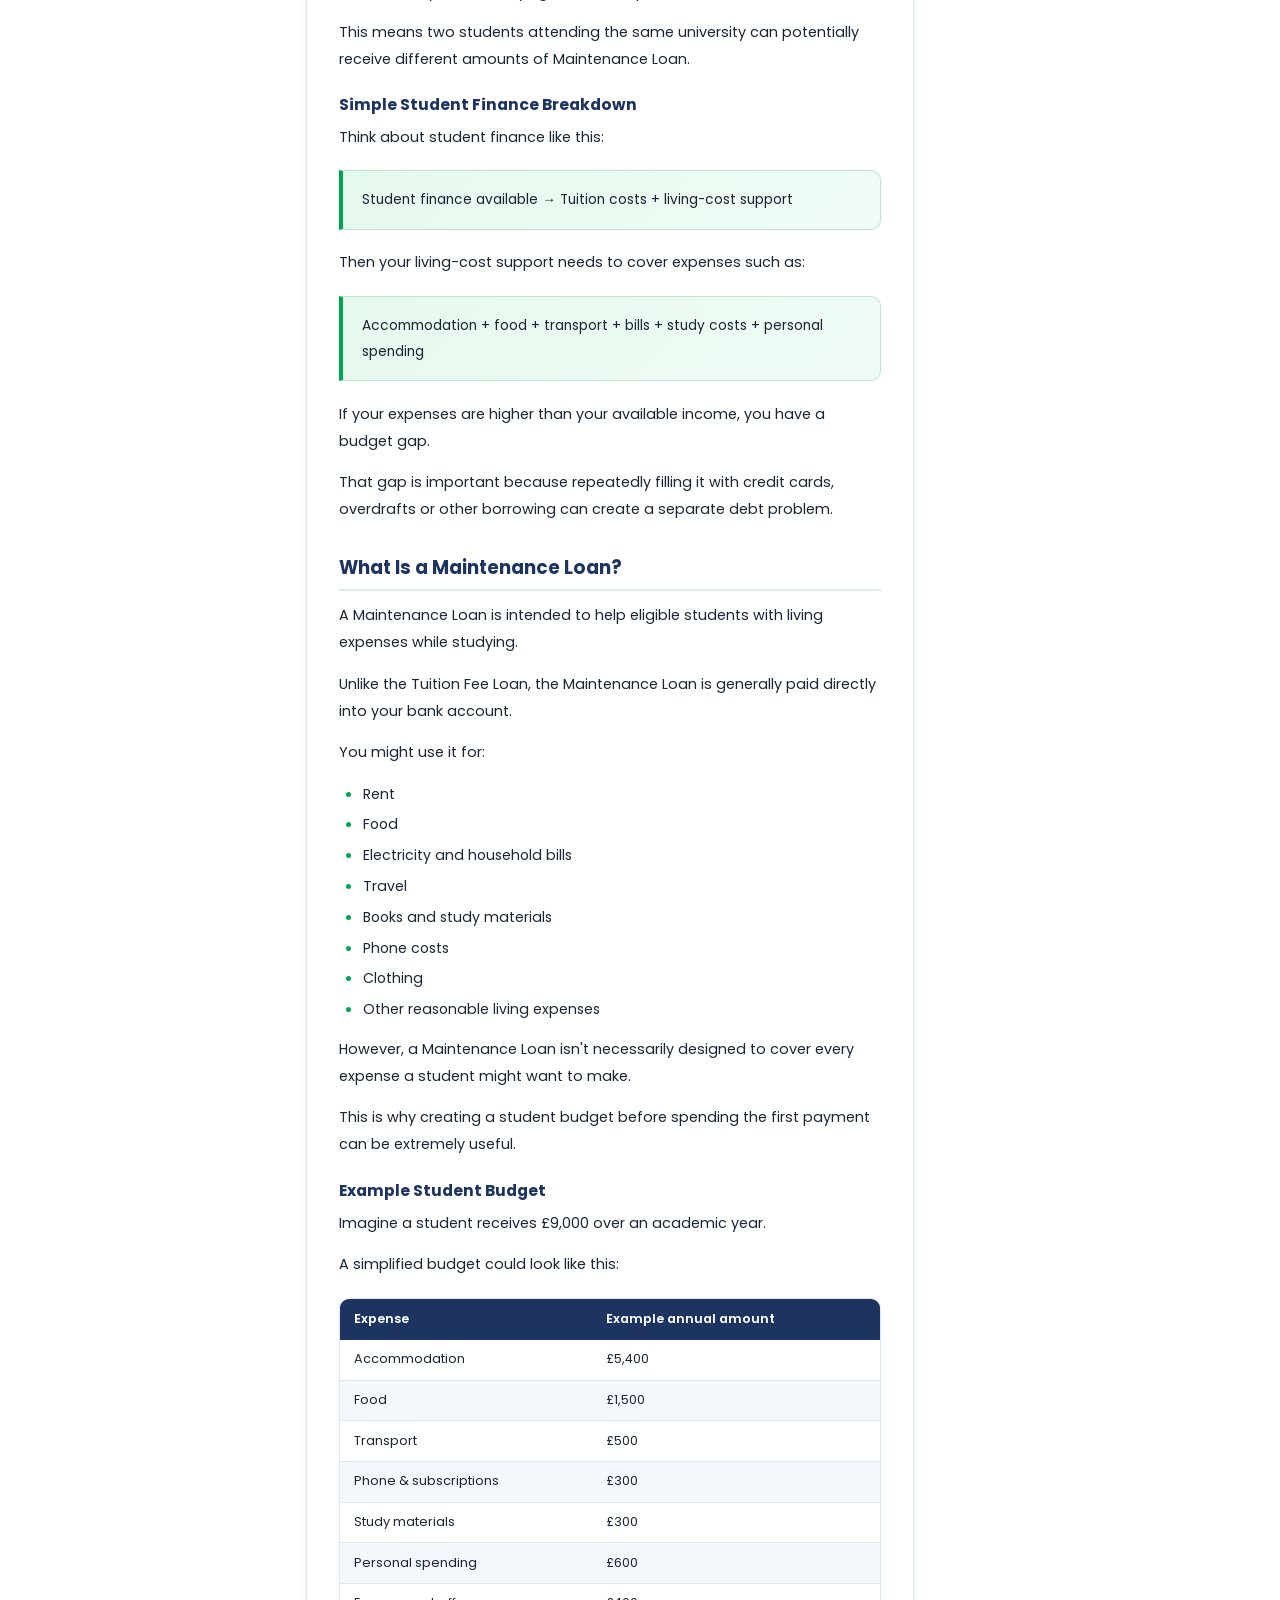
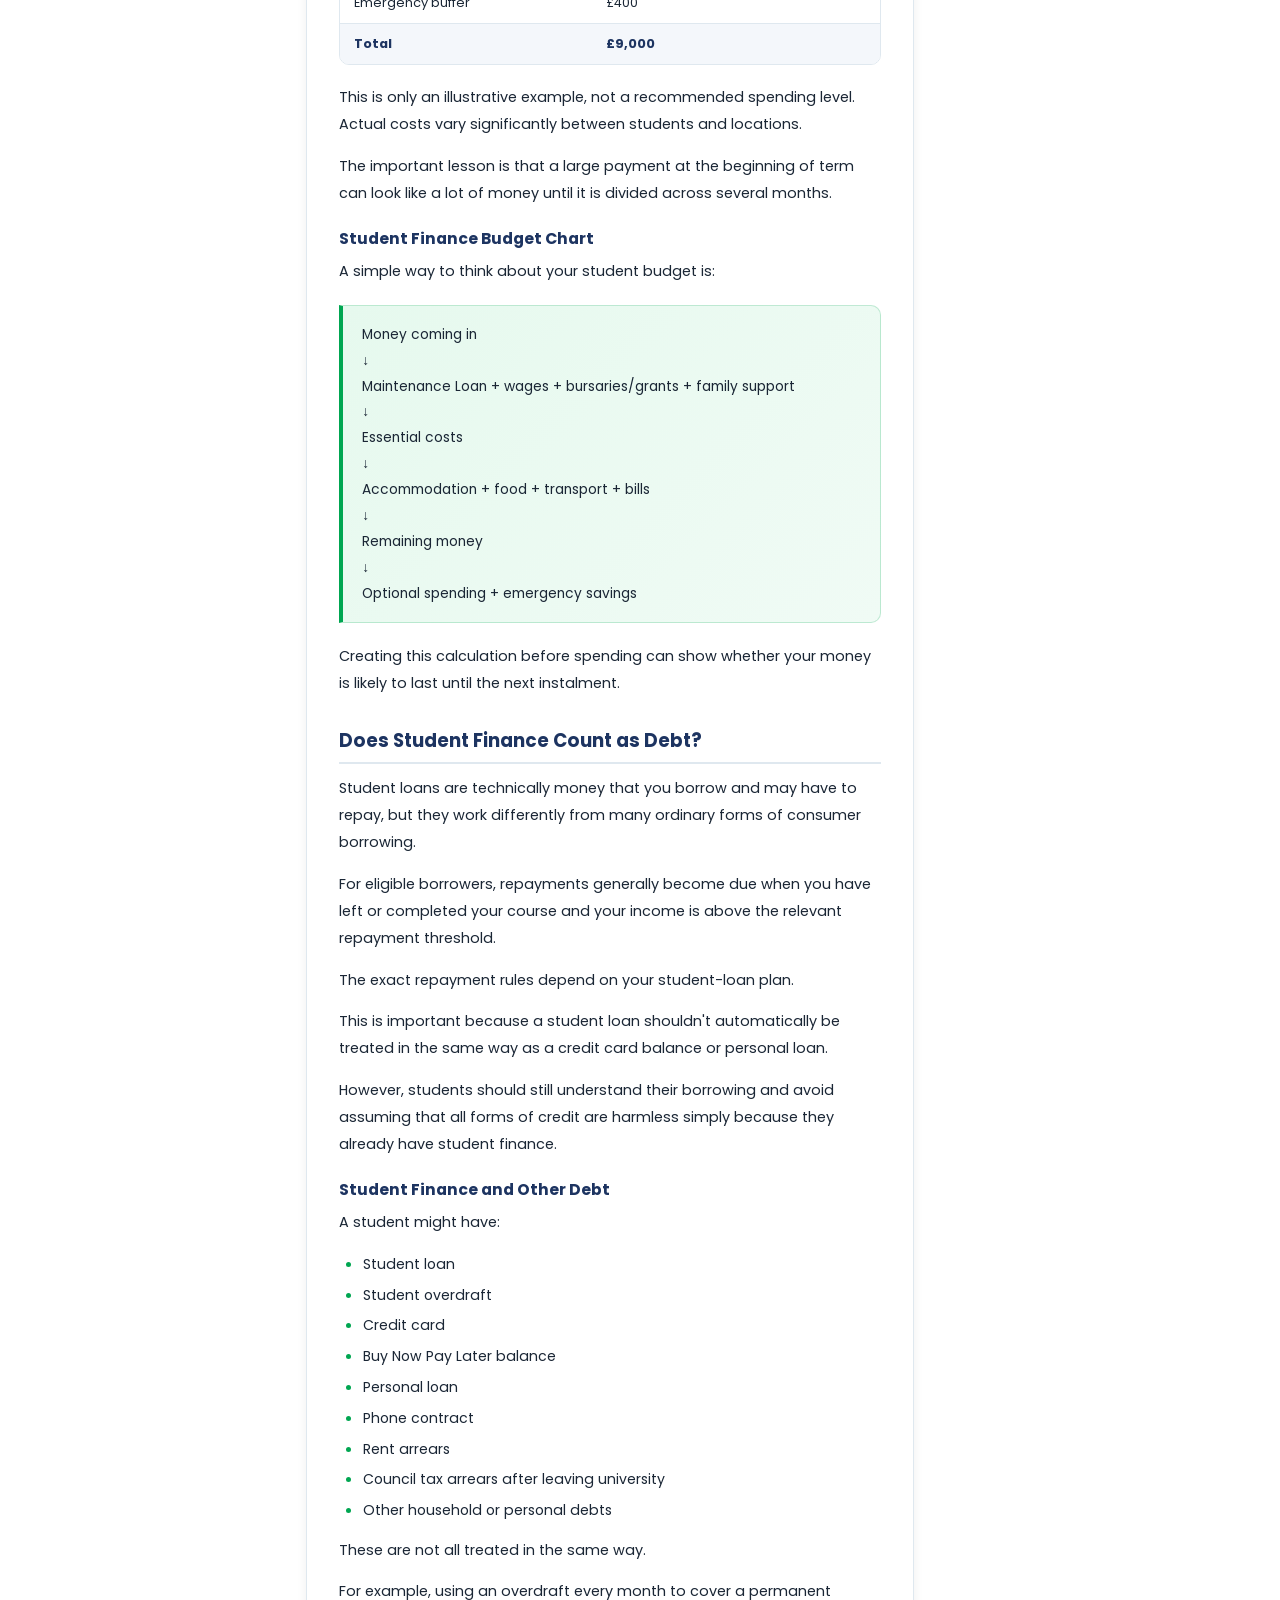
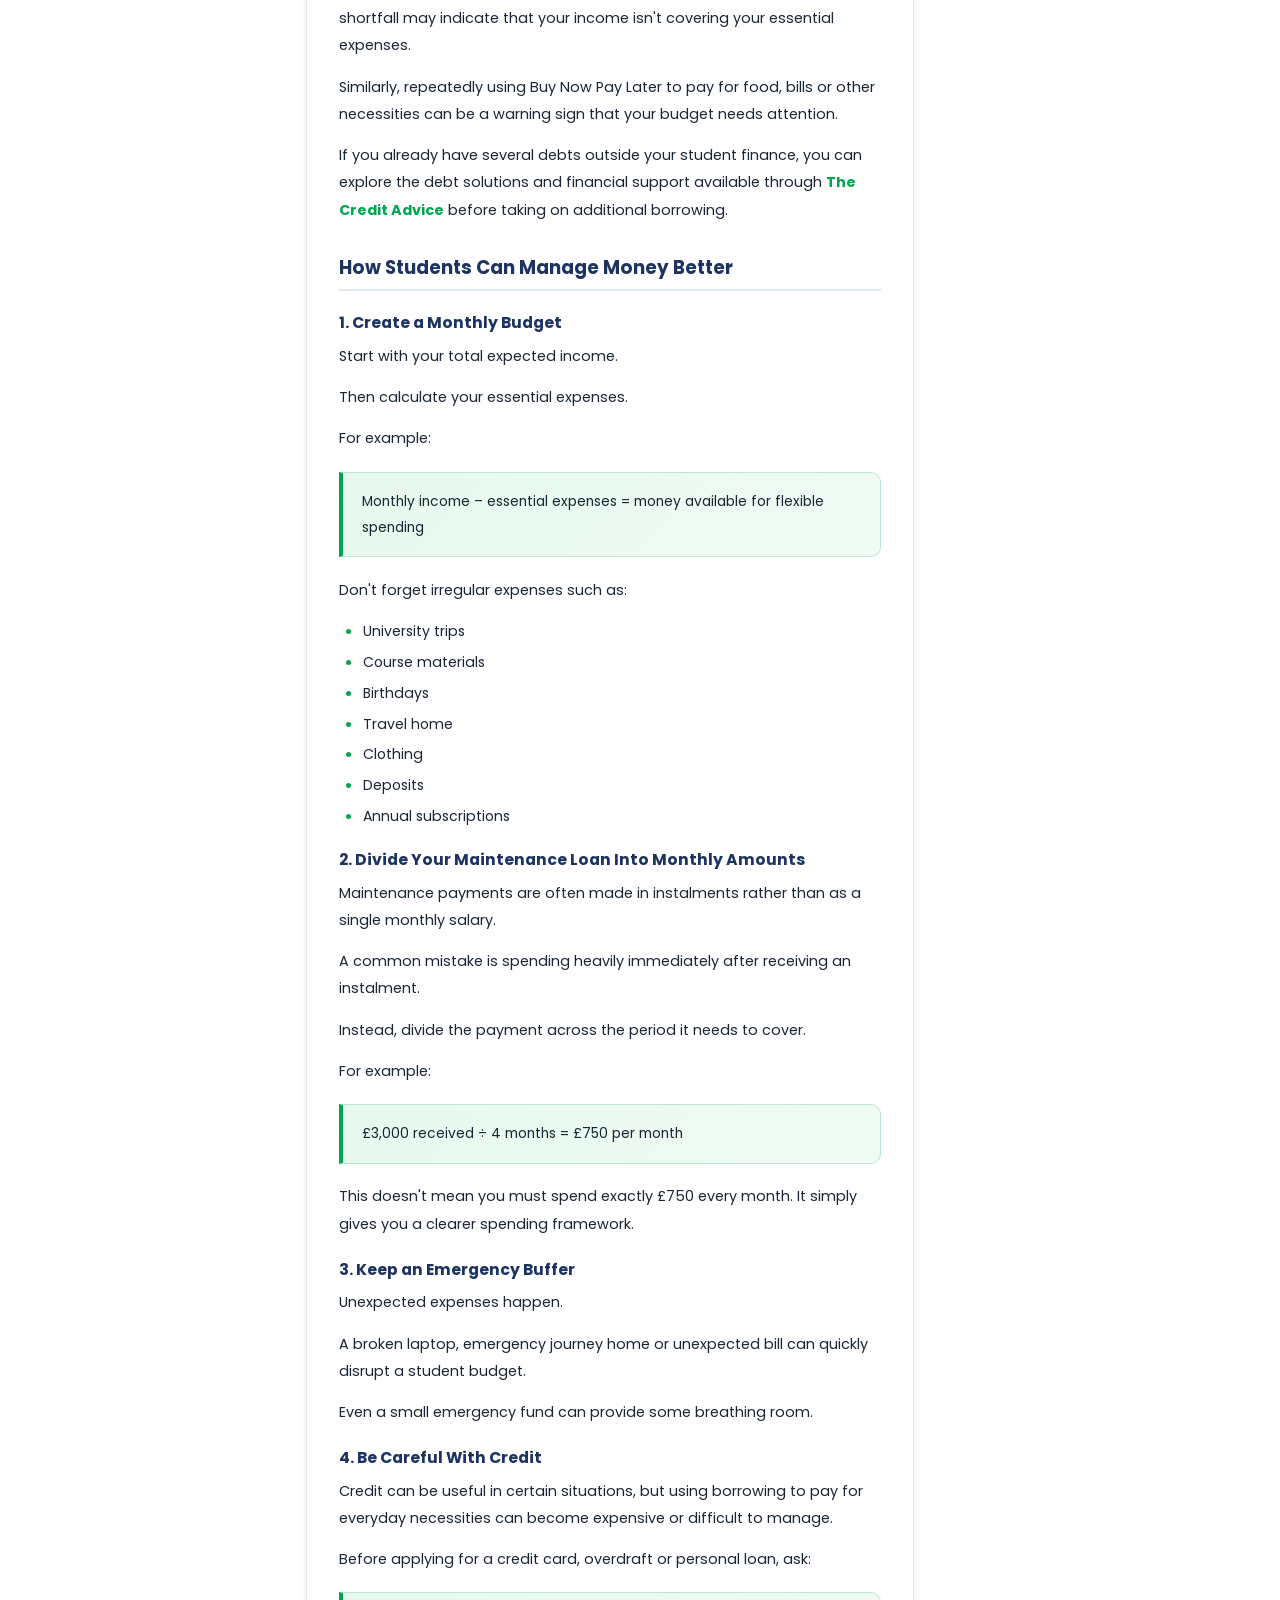
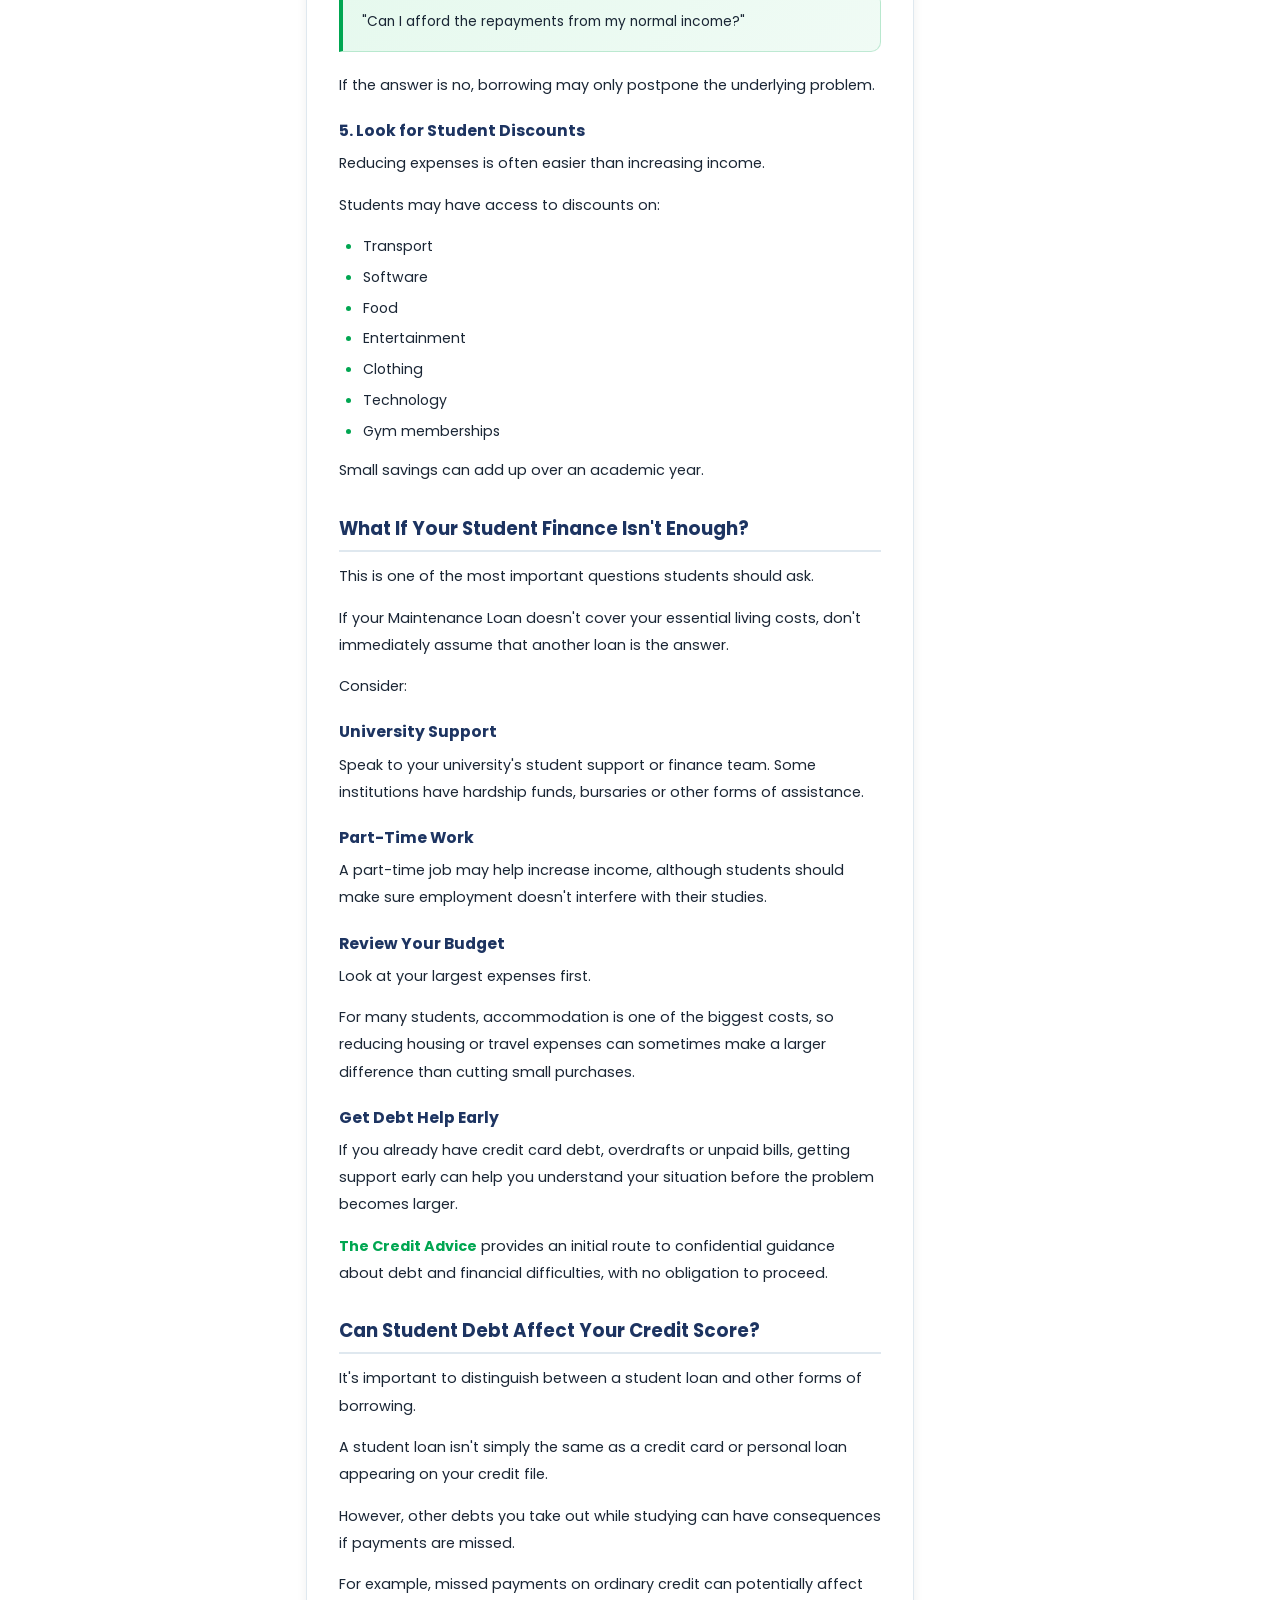
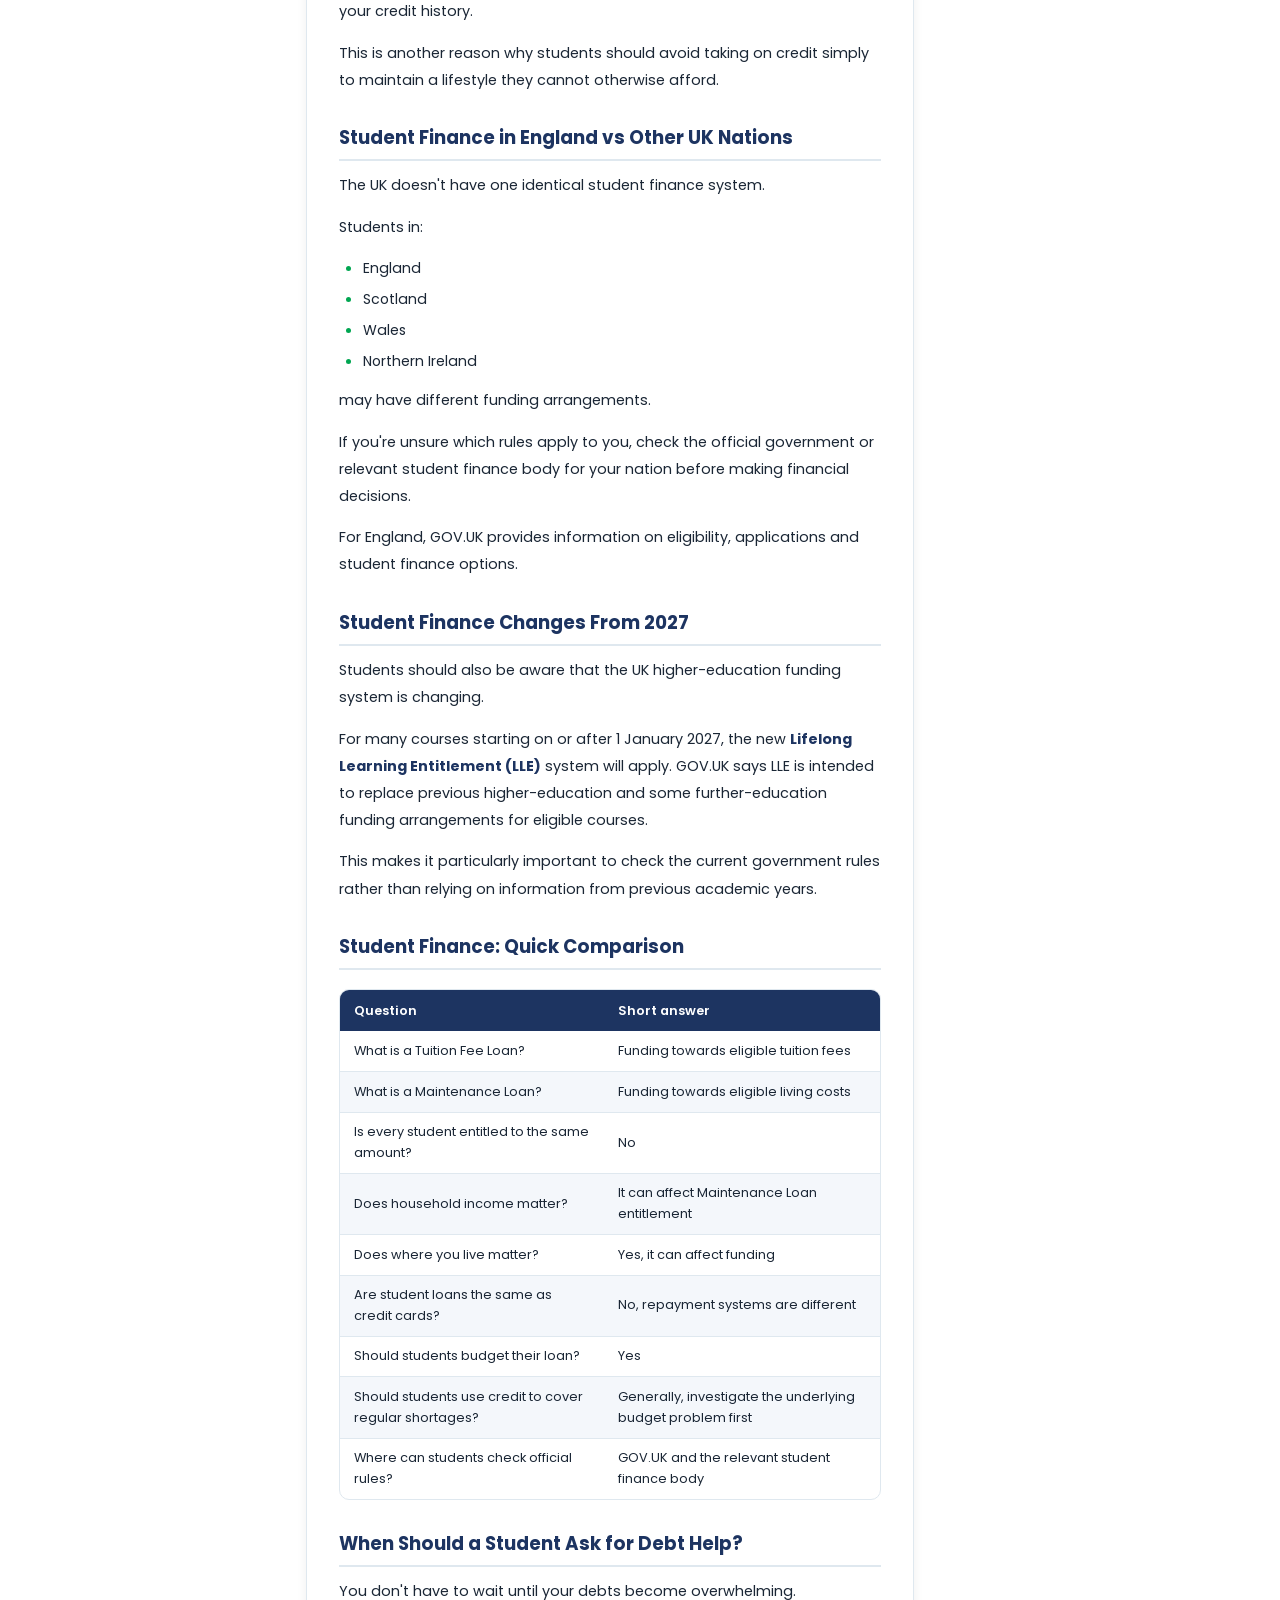
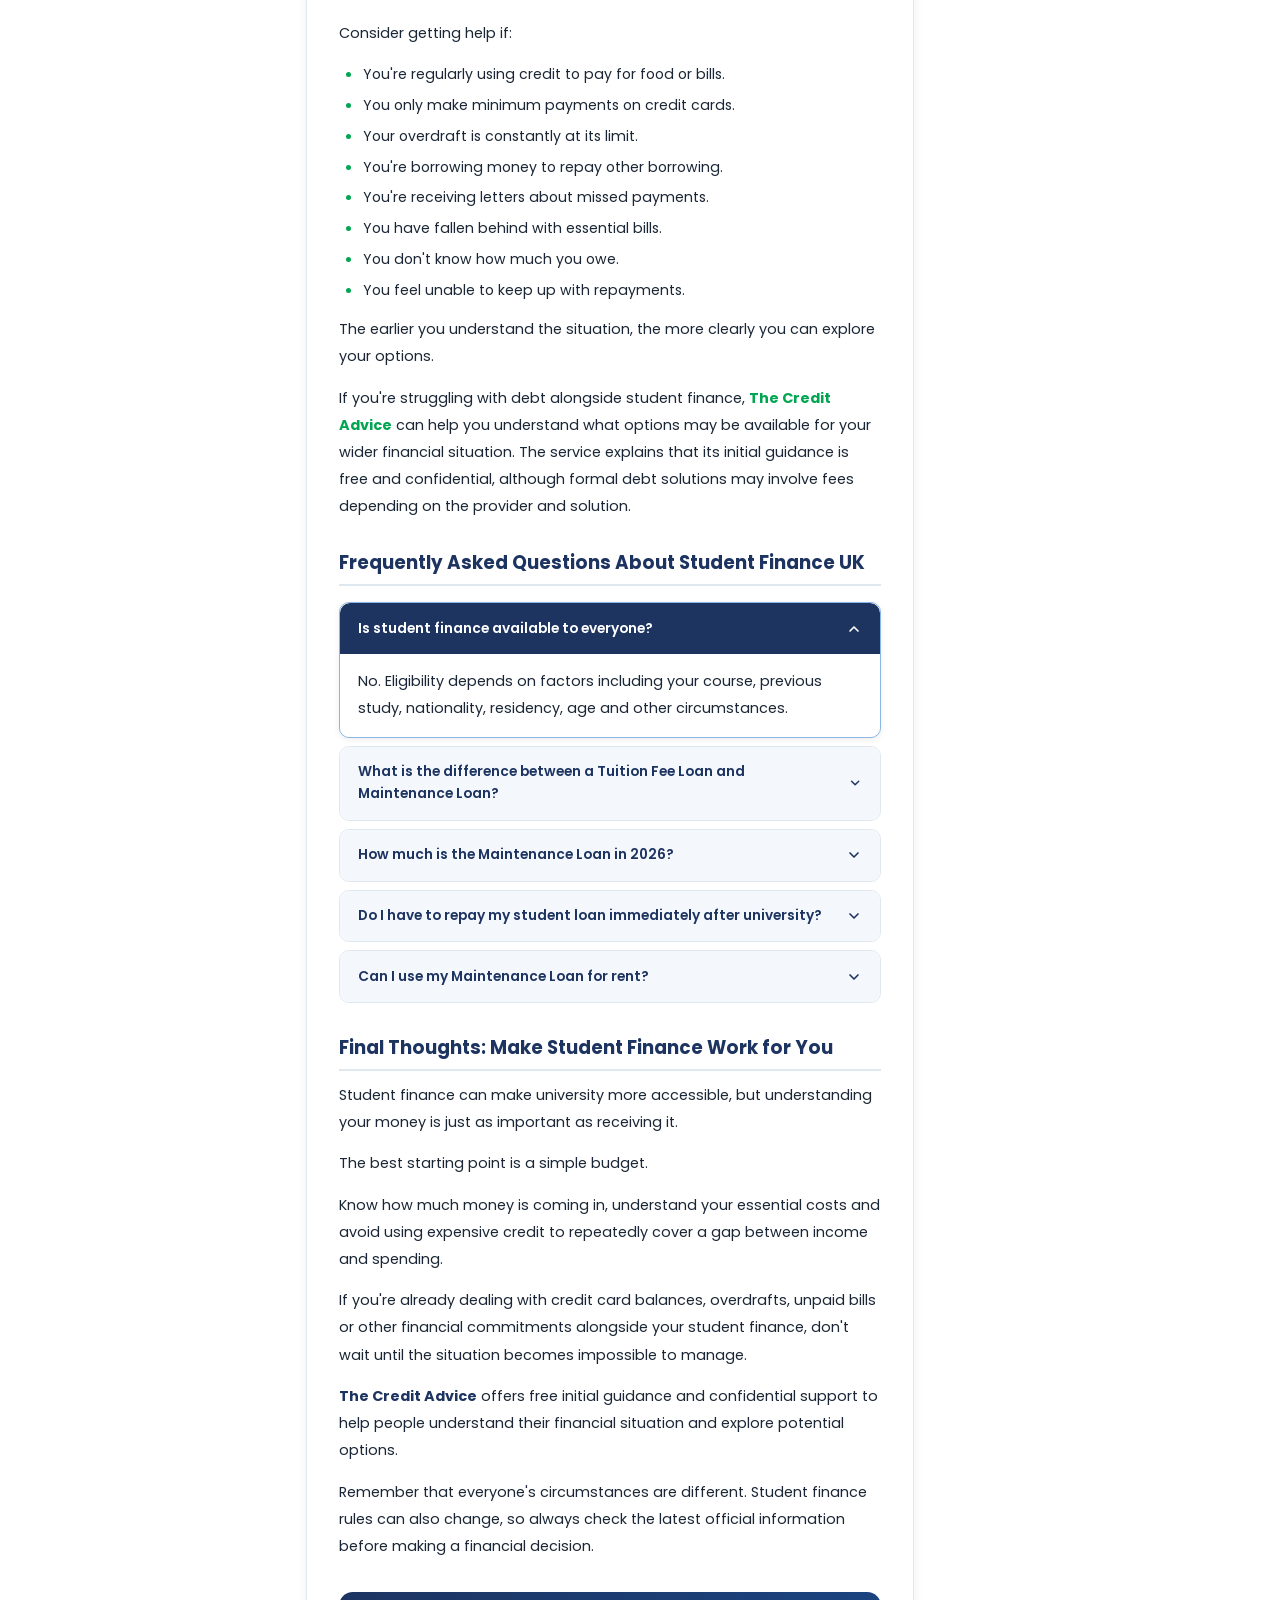
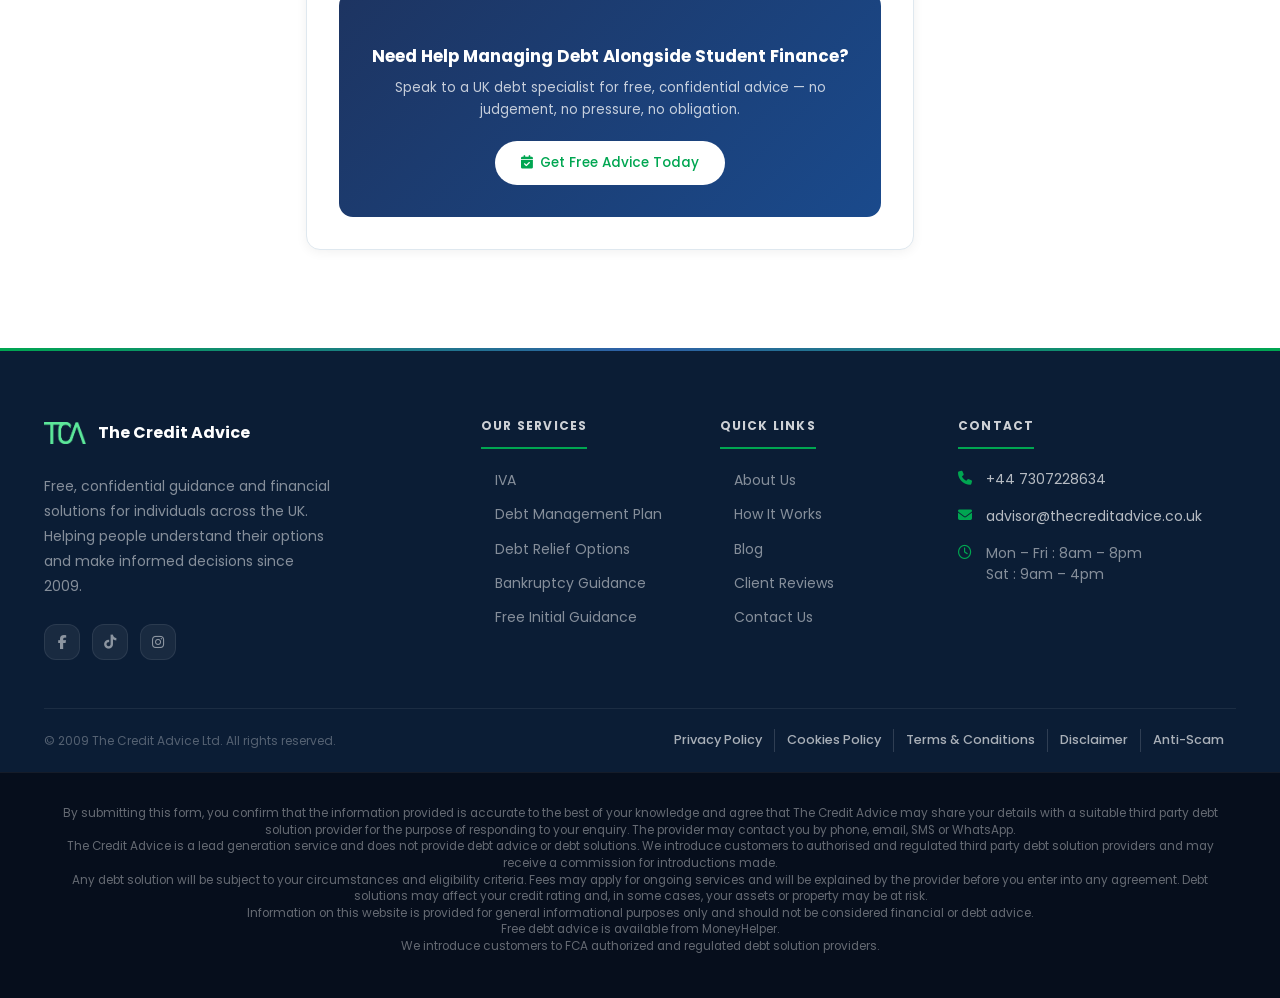
<file: all-blog/student-finance-uk-2026.html>
<!DOCTYPE html>
<html lang="en">
<head>
  <meta charset="UTF-8" />
  <meta name="viewport" content="width=device-width, initial-scale=1.0" />
  <title>Student Finance UK 2026: Loans, Costs &amp; Debt Advice</title>
  <meta name="description" content="Understand student finance UK 2026, including Maintenance Loans, Tuition Fee Loans, budgeting, repayments and what to do if student debt becomes difficult." />
  <meta name="keywords" content="student finance UK 2026, student loans UK, maintenance loan 2026, tuition fee loan, student budgeting, student debt advice UK, student finance England" />
  <link rel="canonical" href="https://thecreditadvice.co.uk/student-finance-uk-2026/" />
  <meta property="og:type" content="article" />
  <meta property="og:title" content="Student Finance UK 2026: A Complete Guide to Student Loans, Maintenance &amp; Managing Money" />
  <meta property="og:description" content="Understand student finance UK 2026, including Maintenance Loans, Tuition Fee Loans, budgeting, repayments and what to do if student debt becomes difficult." />
  <meta property="og:image" content="https://thecreditadvice.co.uk/blog-images/uk-student-finance-2026.png" />
  <meta property="og:url" content="https://thecreditadvice.co.uk/student-finance-uk-2026/" />
  <meta name="twitter:card" content="summary_large_image" />
  <meta name="twitter:title" content="Student Finance UK 2026: A Complete Guide to Student Loans, Maintenance &amp; Managing Money" />
  <meta name="twitter:description" content="Understand student finance UK 2026, including Maintenance Loans, Tuition Fee Loans, budgeting, repayments and what to do if student debt becomes difficult." />
  <!-- Favicon -->
  <link rel="icon" type="image/svg+xml" href="../assets/images/favicon.svg" />
  <link rel="shortcut icon" href="../assets/images/favicon.svg" />
  <!-- Fonts -->
  <link rel="preconnect" href="https://fonts.googleapis.com" />
  <link rel="preconnect" href="https://fonts.gstatic.com" crossorigin />
  <link href="https://fonts.googleapis.com/css2?family=Poppins:wght@400;500;600;700;800&display=swap" rel="stylesheet" />
  <!-- Icons -->
  <link rel="stylesheet" href="https://cdnjs.cloudflare.com/ajax/libs/font-awesome/6.5.1/css/all.min.css" crossorigin="anonymous" />
  <!-- Styles -->
  <link rel="stylesheet" href="../css/style.css" />
  <link rel="stylesheet" href="../css/blog.css" />

  <!-- Article Schema -->
  <script type="application/ld+json">
  {
    "@context": "https://schema.org",
    "@type": "Article",
    "headline": "Student Finance UK 2026: A Complete Guide to Student Loans, Maintenance & Managing Money",
    "description": "Understand student finance UK 2026, including Maintenance Loans, Tuition Fee Loans, budgeting, repayments and what to do if student debt becomes difficult.",
    "image": "https://thecreditadvice.co.uk/blog-images/uk-student-finance-2026.png",
    "author": {
      "@type": "Organization",
      "name": "The Credit Advice",
      "url": "https://thecreditadvice.co.uk/"
    },
    "publisher": {
      "@type": "Organization",
      "name": "The Credit Advice",
      "url": "https://thecreditadvice.co.uk/",
      "logo": {
        "@type": "ImageObject",
        "url": "https://thecreditadvice.co.uk/path-to-your-logo.png"
      }
    },
    "datePublished": "2026-08-13",
    "dateModified": "2026-08-13",
    "mainEntityOfPage": {
      "@type": "WebPage",
      "@id": "https://thecreditadvice.co.uk/student-finance-uk-2026/"
    },
    "articleSection": "Personal Finance",
    "keywords": [
      "student finance UK 2026",
      "student loans UK",
      "maintenance loan 2026",
      "tuition fee loan",
      "student budgeting",
      "student debt advice UK",
      "student finance England"
    ],
    "inLanguage": "en-GB"
  }
  </script>

  <!-- FAQ Schema -->
  <script type="application/ld+json">
  {
    "@context": "https://schema.org",
    "@type": "FAQPage",
    "mainEntity": [
      {
        "@type": "Question",
        "name": "Is student finance available to everyone?",
        "acceptedAnswer": {
          "@type": "Answer",
          "text": "No. Eligibility depends on factors including your course, previous study, nationality, residency, age and other circumstances."
        }
      },
      {
        "@type": "Question",
        "name": "What is the difference between a Tuition Fee Loan and Maintenance Loan?",
        "acceptedAnswer": {
          "@type": "Answer",
          "text": "A Tuition Fee Loan helps cover eligible tuition fees and is normally paid directly to your university. A Maintenance Loan is intended to help with living costs and is normally paid into your bank account."
        }
      },
      {
        "@type": "Question",
        "name": "How much is the Maintenance Loan in 2026?",
        "acceptedAnswer": {
          "@type": "Answer",
          "text": "There isn't one single amount for everyone. The amount depends on circumstances such as household income, where you live and your study arrangements. GOV.UK provides the current figures and eligibility criteria."
        }
      },
      {
        "@type": "Question",
        "name": "Do I have to repay my student loan immediately after university?",
        "acceptedAnswer": {
          "@type": "Answer",
          "text": "No. Repayment normally depends on your student-loan plan and whether your income is above the relevant repayment threshold."
        }
      },
      {
        "@type": "Question",
        "name": "Can I use my Maintenance Loan for rent?",
        "acceptedAnswer": {
          "@type": "Answer",
          "text": "Yes. A Maintenance Loan is intended to help eligible students with living costs, which can include accommodation and other everyday expenses."
        }
      }
    ]
  }
  </script>
</head>
<body>

<!-- ═══════════════════════════════════════════════════════
     NAVIGATION
     ═══════════════════════════════════════════════════════ -->
<nav id="navbar" class="scrolled" aria-label="Main navigation">
  <div class="container">
    <div class="nav-inner">
      <a href="/" class="nav-logo" aria-label="The Credit Advice – Home">
        <img src="../assets/images/tca-logo.png" alt="The Credit Advice" class="nav-logo-img" aria-hidden="true">
        <div class="nav-logo-words">
          <span class="nav-logo-name">The Credit Advice</span>
        </div>
      </a>
      <ul class="nav-links" role="list">
        <li><a href="/#about">About</a></li>
        <li><a href="/#services">Services</a></li>
        <li><a href="/#debt-solutions">Debt Solutions</a></li>
        <li><a href="/#how-we-work">How It Works</a></li>
        <li><a href="../blog.html" class="nav-active">Blog</a></li>
        <li><a href="/#testimonials">Reviews</a></li>
        <li><a href="/#faq">FAQ</a></li>
      </ul>
      <a href="/#contact" class="btn btn-green nav-cta">
        <i class="fa-solid fa-calendar-check" aria-hidden="true"></i>
        Free Consultation
      </a>
      <button class="nav-hamburger" id="nav-hamburger" aria-label="Open menu" aria-expanded="false" aria-controls="nav-mobile">
        <span></span><span></span><span></span>
      </button>
    </div>
  </div>
</nav>

<div class="nav-mobile" id="nav-mobile" role="dialog" aria-label="Mobile navigation">
  <div class="container">
    <a href="/#about">About Us</a>
    <a href="/#services">Our Services</a>
    <a href="/#debt-solutions">Debt Solutions</a>
    <a href="/#how-we-work">How It Works</a>
    <a href="../blog.html">Blog</a>
    <a href="/#testimonials">Client Reviews</a>
    <a href="/#faq">FAQ</a>
    <a href="/#contact">Contact Us</a>
    <a href="tel:+447307228634" class="btn btn-green">
      <i class="fa-solid fa-phone" aria-hidden="true"></i> Call +44 7307228634
    </a>
  </div>
</div>


<!-- ═══════════════════════════════════════════════════════
     ARTICLE SECTION
     ═══════════════════════════════════════════════════════ -->
<section class="blog-post-section section-pad">
  <div class="container">
    <div class="blog-post-grid">

      <!-- ── LEFT: TABLE OF CONTENTS (sticky) ─────────────── -->
      <aside class="blog-toc-sidebar" aria-label="Table of contents">
        <div class="blog-toc-box">
          <h4>Contents</h4>
          <nav class="blog-toc-list" aria-label="Table of contents">
            <a href="#intro"><span class="blog-toc-num">1.</span> What Is Student Finance?</a>
            <a href="#tuition-vs-maintenance"><span class="blog-toc-num">2.</span> Tuition Fee vs Maintenance Loan</a>
            <a href="#how-much"><span class="blog-toc-num">3.</span> How Much Can You Get?</a>
            <a href="#maintenance-loan"><span class="blog-toc-num">4.</span> What Is a Maintenance Loan?</a>
            <a href="#is-it-debt"><span class="blog-toc-num">5.</span> Does It Count as Debt?</a>
            <a href="#manage-money"><span class="blog-toc-num">6.</span> Managing Money Better</a>
            <a href="#not-enough"><span class="blog-toc-num">7.</span> If Your Finance Isn't Enough</a>
            <a href="#credit-score"><span class="blog-toc-num">8.</span> Effect on Credit Score</a>
            <a href="#uk-nations"><span class="blog-toc-num">9.</span> England vs Other UK Nations</a>
            <a href="#2027-changes"><span class="blog-toc-num">10.</span> Changes From 2027</a>
            <a href="#comparison"><span class="blog-toc-num">11.</span> Quick Comparison</a>
            <a href="#debt-help"><span class="blog-toc-num">12.</span> When to Ask for Debt Help</a>
            <a href="#faqs"><span class="blog-toc-num">13.</span> FAQs</a>
            <a href="#final-thoughts"><span class="blog-toc-num">14.</span> Final Thoughts</a>
          </nav>
        </div>
      </aside>

      <!-- ── MIDDLE: ARTICLE CONTENT ───────────────────────── -->
      <div class="blog-post-content-col">

        <!-- Title + Meta -->
        <div class="article-meta-bar">
          <h1>Student Finance UK 2026: A Complete Guide to Student Loans, Maintenance &amp; Managing Money</h1>
          <div class="article-meta-item">
            <svg viewBox="0 0 24 24" aria-hidden="true"><rect x="3" y="4" width="18" height="18" rx="2"/><line x1="16" y1="2" x2="16" y2="6"/><line x1="8" y1="2" x2="8" y2="6"/><line x1="3" y1="10" x2="21" y2="10"/></svg>
            13 August 2026
            <span style="margin:0 .4rem;color:#CBD5E0">·</span>
          </div>
        </div>

        <!-- Feature Image -->
        <div class="article-featured-img">
          <img src="../blog-images/uk-student-finance-2026.png"
               alt="Student reviewing UK student finance, loans and budgeting on a laptop"
               loading="eager" />
        </div>

        <!-- Article Body -->
        <article class="article-content">

          <!-- Intro -->
          <p class="article-lede">Starting university can be exciting, but working out how to pay for tuition, rent, food, transport and everyday expenses can feel overwhelming. For many students, <strong>student finance in the UK</strong> is an important part of making higher education affordable.</p>

          <p>In England, eligible students can generally apply for a <strong>Tuition Fee Loan</strong> to help cover university tuition fees and a <strong>Maintenance Loan</strong> to help with living costs. The Tuition Fee Loan is normally paid directly to the university, while Maintenance Loan payments are paid into the student's bank account.</p>

          <p>But student finance is more than simply borrowing money. Understanding how funding works, creating a realistic budget and knowing what to do if money becomes difficult to manage can help students avoid unnecessary financial pressure.</p>

          <p>In this <strong>Student Finance UK 2026</strong> guide, we explain how student loans work, what Maintenance Loans are, how to budget as a student and where to look for help if debt becomes difficult to manage.</p>

          <div class="article-callout">
            <p><strong>Key Takeaways</strong></p>
            <ul>
              <li>Student finance can help eligible students cover tuition fees and living costs.</li>
              <li>Tuition Fee Loans are normally paid directly to the university.</li>
              <li>Maintenance Loans are designed to help with living expenses.</li>
              <li>The amount of Maintenance Loan you receive can depend on household income and where you live.</li>
              <li>A student loan is different from most ordinary consumer credit.</li>
              <li>Creating a budget before university can help prevent unnecessary borrowing.</li>
              <li>Credit cards, overdrafts and Buy Now Pay Later should not automatically be treated as solutions to a regular budget shortfall.</li>
              <li>If other debts become difficult to manage, getting help early can make your options clearer.</li>
            </ul>
          </div>

          <!-- What is student finance -->
          <h2 id="intro">What Is Student Finance in the UK?</h2>
          <p>Student finance is financial support available to eligible students to help them pay for higher education.</p>
          <p>Depending on your circumstances, this can include:</p>
          <ul>
            <li>Tuition Fee Loans</li>
            <li>Maintenance Loans</li>
            <li>Additional grants or allowances in some circumstances</li>
            <li>Support for students with disabilities or specific financial responsibilities</li>
          </ul>
          <p>The exact rules depend on where you live in the UK. England, Scotland, Wales and Northern Ireland operate different student-finance systems, so students should check the rules that apply to their home nation.</p>
          <p>For students applying through Student Finance England, GOV.UK currently states that a full-time undergraduate student can receive up to <strong>£9,790</strong> for tuition fees for the 2026–27 academic year, subject to eligibility and the applicable rules.</p>

          <!-- Tuition vs Maintenance -->
          <h2 id="tuition-vs-maintenance">Tuition Fee Loan vs Maintenance Loan</h2>
          <p>One of the easiest ways to understand student finance is to separate the two main types of support.</p>

          <div class="article-table-wrap">
            <table class="article-table">
              <thead>
                <tr>
                  <th>Type of funding</th>
                  <th>What it helps with</th>
                  <th>Where the money goes</th>
                </tr>
              </thead>
              <tbody>
                <tr><td><strong>Tuition Fee Loan</strong></td><td>University or college tuition fees</td><td>Usually directly to the university</td></tr>
                <tr><td><strong>Maintenance Loan</strong></td><td>Living costs</td><td>Usually directly to the student's bank account</td></tr>
                <tr><td><strong>Additional support</strong></td><td>Specific circumstances</td><td>Depends on eligibility</td></tr>
              </tbody>
            </table>
          </div>

          <p>A Tuition Fee Loan is intended to cover eligible tuition charges. You normally do not receive this money directly in your bank account.</p>
          <p>A Maintenance Loan, on the other hand, is designed to help with day-to-day living costs such as accommodation, food and transport. GOV.UK says the amount can depend on factors including household income and where you live while studying.</p>

          <!-- How much -->
          <h2 id="how-much">How Much Student Finance Can You Get in 2026?</h2>
          <p>There isn't one universal amount that every student receives.</p>
          <p>Your funding can depend on factors such as:</p>
          <ul>
            <li>Household income</li>
            <li>Where you live while studying</li>
            <li>Whether you live with your parents</li>
            <li>Whether you study in London</li>
            <li>Your course</li>
            <li>Your previous study</li>
            <li>Your personal circumstances</li>
            <li>Whether you are studying full-time or part-time</li>
          </ul>
          <p>This means two students attending the same university can potentially receive different amounts of Maintenance Loan.</p>

          <h3>Simple Student Finance Breakdown</h3>
          <p>Think about student finance like this:</p>
          <div class="article-callout">
            <p>Student finance available → Tuition costs + living-cost support</p>
          </div>
          <p>Then your living-cost support needs to cover expenses such as:</p>
          <div class="article-callout">
            <p>Accommodation + food + transport + bills + study costs + personal spending</p>
          </div>
          <p>If your expenses are higher than your available income, you have a budget gap.</p>
          <p>That gap is important because repeatedly filling it with credit cards, overdrafts or other borrowing can create a separate debt problem.</p>

          <!-- Maintenance Loan -->
          <h2 id="maintenance-loan">What Is a Maintenance Loan?</h2>
          <p>A Maintenance Loan is intended to help eligible students with living expenses while studying.</p>
          <p>Unlike the Tuition Fee Loan, the Maintenance Loan is generally paid directly into your bank account.</p>
          <p>You might use it for:</p>
          <ul>
            <li>Rent</li>
            <li>Food</li>
            <li>Electricity and household bills</li>
            <li>Travel</li>
            <li>Books and study materials</li>
            <li>Phone costs</li>
            <li>Clothing</li>
            <li>Other reasonable living expenses</li>
          </ul>
          <p>However, a Maintenance Loan isn't necessarily designed to cover every expense a student might want to make.</p>
          <p>This is why creating a student budget before spending the first payment can be extremely useful.</p>

          <h3>Example Student Budget</h3>
          <p>Imagine a student receives £9,000 over an academic year.</p>
          <p>A simplified budget could look like this:</p>

          <div class="article-table-wrap">
            <table class="article-table">
              <thead>
                <tr>
                  <th>Expense</th>
                  <th>Example annual amount</th>
                </tr>
              </thead>
              <tbody>
                <tr><td>Accommodation</td><td>£5,400</td></tr>
                <tr><td>Food</td><td>£1,500</td></tr>
                <tr><td>Transport</td><td>£500</td></tr>
                <tr><td>Phone &amp; subscriptions</td><td>£300</td></tr>
                <tr><td>Study materials</td><td>£300</td></tr>
                <tr><td>Personal spending</td><td>£600</td></tr>
                <tr><td>Emergency buffer</td><td>£400</td></tr>
                <tr><td><strong>Total</strong></td><td><strong>£9,000</strong></td></tr>
              </tbody>
            </table>
          </div>

          <p>This is only an illustrative example, not a recommended spending level. Actual costs vary significantly between students and locations.</p>
          <p>The important lesson is that a large payment at the beginning of term can look like a lot of money until it is divided across several months.</p>

          <h3>Student Finance Budget Chart</h3>
          <p>A simple way to think about your student budget is:</p>
          <div class="article-callout">
            <p>
              Money coming in<br>
              ↓<br>
              Maintenance Loan + wages + bursaries/grants + family support<br>
              ↓<br>
              Essential costs<br>
              ↓<br>
              Accommodation + food + transport + bills<br>
              ↓<br>
              Remaining money<br>
              ↓<br>
              Optional spending + emergency savings
            </p>
          </div>
          <p>Creating this calculation before spending can show whether your money is likely to last until the next instalment.</p>

          <!-- Is it debt -->
          <h2 id="is-it-debt">Does Student Finance Count as Debt?</h2>
          <p>Student loans are technically money that you borrow and may have to repay, but they work differently from many ordinary forms of consumer borrowing.</p>
          <p>For eligible borrowers, repayments generally become due when you have left or completed your course and your income is above the relevant repayment threshold.</p>
          <p>The exact repayment rules depend on your student-loan plan.</p>
          <p>This is important because a student loan shouldn't automatically be treated in the same way as a credit card balance or personal loan.</p>
          <p>However, students should still understand their borrowing and avoid assuming that all forms of credit are harmless simply because they already have student finance.</p>

          <h3>Student Finance and Other Debt</h3>
          <p>A student might have:</p>
          <ul>
            <li>Student loan</li>
            <li>Student overdraft</li>
            <li>Credit card</li>
            <li>Buy Now Pay Later balance</li>
            <li>Personal loan</li>
            <li>Phone contract</li>
            <li>Rent arrears</li>
            <li>Council tax arrears after leaving university</li>
            <li>Other household or personal debts</li>
          </ul>
          <p>These are not all treated in the same way.</p>
          <p>For example, using an overdraft every month to cover a permanent shortfall may indicate that your income isn't covering your essential expenses.</p>
          <p>Similarly, repeatedly using Buy Now Pay Later to pay for food, bills or other necessities can be a warning sign that your budget needs attention.</p>
          <p>If you already have several debts outside your student finance, you can explore the debt solutions and financial support available through <a href="/#debt-solutions"><b>The Credit Advice</b></a> before taking on additional borrowing.</p>

          <!-- Manage money -->
          <h2 id="manage-money">How Students Can Manage Money Better</h2>

          <h3>1. Create a Monthly Budget</h3>
          <p>Start with your total expected income.</p>
          <p>Then calculate your essential expenses.</p>
          <p>For example:</p>
          <div class="article-callout">
            <p>Monthly income – essential expenses = money available for flexible spending</p>
          </div>
          <p>Don't forget irregular expenses such as:</p>
          <ul>
            <li>University trips</li>
            <li>Course materials</li>
            <li>Birthdays</li>
            <li>Travel home</li>
            <li>Clothing</li>
            <li>Deposits</li>
            <li>Annual subscriptions</li>
          </ul>

          <h3>2. Divide Your Maintenance Loan Into Monthly Amounts</h3>
          <p>Maintenance payments are often made in instalments rather than as a single monthly salary.</p>
          <p>A common mistake is spending heavily immediately after receiving an instalment.</p>
          <p>Instead, divide the payment across the period it needs to cover.</p>
          <p>For example:</p>
          <div class="article-callout">
            <p>£3,000 received ÷ 4 months = £750 per month</p>
          </div>
          <p>This doesn't mean you must spend exactly £750 every month. It simply gives you a clearer spending framework.</p>

          <h3>3. Keep an Emergency Buffer</h3>
          <p>Unexpected expenses happen.</p>
          <p>A broken laptop, emergency journey home or unexpected bill can quickly disrupt a student budget.</p>
          <p>Even a small emergency fund can provide some breathing room.</p>

          <h3>4. Be Careful With Credit</h3>
          <p>Credit can be useful in certain situations, but using borrowing to pay for everyday necessities can become expensive or difficult to manage.</p>
          <p>Before applying for a credit card, overdraft or personal loan, ask:</p>
          <div class="article-callout">
            <p>"Can I afford the repayments from my normal income?"</p>
          </div>
          <p>If the answer is no, borrowing may only postpone the underlying problem.</p>

          <h3>5. Look for Student Discounts</h3>
          <p>Reducing expenses is often easier than increasing income.</p>
          <p>Students may have access to discounts on:</p>
          <ul>
            <li>Transport</li>
            <li>Software</li>
            <li>Food</li>
            <li>Entertainment</li>
            <li>Clothing</li>
            <li>Technology</li>
            <li>Gym memberships</li>
          </ul>
          <p>Small savings can add up over an academic year.</p>

          <!-- Not enough -->
          <h2 id="not-enough">What If Your Student Finance Isn't Enough?</h2>
          <p>This is one of the most important questions students should ask.</p>
          <p>If your Maintenance Loan doesn't cover your essential living costs, don't immediately assume that another loan is the answer.</p>
          <p>Consider:</p>

          <h3>University Support</h3>
          <p>Speak to your university's student support or finance team. Some institutions have hardship funds, bursaries or other forms of assistance.</p>

          <h3>Part-Time Work</h3>
          <p>A part-time job may help increase income, although students should make sure employment doesn't interfere with their studies.</p>

          <h3>Review Your Budget</h3>
          <p>Look at your largest expenses first.</p>
          <p>For many students, accommodation is one of the biggest costs, so reducing housing or travel expenses can sometimes make a larger difference than cutting small purchases.</p>

          <h3>Get Debt Help Early</h3>
          <p>If you already have credit card debt, overdrafts or unpaid bills, getting support early can help you understand your situation before the problem becomes larger.</p>
          <p><a href="/#contact"><b>The Credit Advice</b></a> provides an initial route to confidential guidance about debt and financial difficulties, with no obligation to proceed.</p>

          <!-- Credit score -->
          <h2 id="credit-score">Can Student Debt Affect Your Credit Score?</h2>
          <p>It's important to distinguish between a student loan and other forms of borrowing.</p>
          <p>A student loan isn't simply the same as a credit card or personal loan appearing on your credit file.</p>
          <p>However, other debts you take out while studying can have consequences if payments are missed.</p>
          <p>For example, missed payments on ordinary credit can potentially affect your credit history.</p>
          <p>This is another reason why students should avoid taking on credit simply to maintain a lifestyle they cannot otherwise afford.</p>

          <!-- UK nations -->
          <h2 id="uk-nations">Student Finance in England vs Other UK Nations</h2>
          <p>The UK doesn't have one identical student finance system.</p>
          <p>Students in:</p>
          <ul>
            <li>England</li>
            <li>Scotland</li>
            <li>Wales</li>
            <li>Northern Ireland</li>
          </ul>
          <p>may have different funding arrangements.</p>
          <p>If you're unsure which rules apply to you, check the official government or relevant student finance body for your nation before making financial decisions.</p>
          <p>For England, GOV.UK provides information on eligibility, applications and student finance options.</p>

          <!-- 2027 changes -->
          <h2 id="2027-changes">Student Finance Changes From 2027</h2>
          <p>Students should also be aware that the UK higher-education funding system is changing.</p>
          <p>For many courses starting on or after 1 January 2027, the new <strong>Lifelong Learning Entitlement (LLE)</strong> system will apply. GOV.UK says LLE is intended to replace previous higher-education and some further-education funding arrangements for eligible courses.</p>
          <p>This makes it particularly important to check the current government rules rather than relying on information from previous academic years.</p>

          <!-- Comparison -->
          <h2 id="comparison">Student Finance: Quick Comparison</h2>
          <div class="article-table-wrap">
            <table class="article-table">
              <thead>
                <tr>
                  <th>Question</th>
                  <th>Short answer</th>
                </tr>
              </thead>
              <tbody>
                <tr><td>What is a Tuition Fee Loan?</td><td>Funding towards eligible tuition fees</td></tr>
                <tr><td>What is a Maintenance Loan?</td><td>Funding towards eligible living costs</td></tr>
                <tr><td>Is every student entitled to the same amount?</td><td>No</td></tr>
                <tr><td>Does household income matter?</td><td>It can affect Maintenance Loan entitlement</td></tr>
                <tr><td>Does where you live matter?</td><td>Yes, it can affect funding</td></tr>
                <tr><td>Are student loans the same as credit cards?</td><td>No, repayment systems are different</td></tr>
                <tr><td>Should students budget their loan?</td><td>Yes</td></tr>
                <tr><td>Should students use credit to cover regular shortages?</td><td>Generally, investigate the underlying budget problem first</td></tr>
                <tr><td>Where can students check official rules?</td><td>GOV.UK and the relevant student finance body</td></tr>
              </tbody>
            </table>
          </div>

          <!-- Debt help -->
          <h2 id="debt-help">When Should a Student Ask for Debt Help?</h2>
          <p>You don't have to wait until your debts become overwhelming.</p>
          <p>Consider getting help if:</p>
          <ul>
            <li>You're regularly using credit to pay for food or bills.</li>
            <li>You only make minimum payments on credit cards.</li>
            <li>Your overdraft is constantly at its limit.</li>
            <li>You're borrowing money to repay other borrowing.</li>
            <li>You're receiving letters about missed payments.</li>
            <li>You have fallen behind with essential bills.</li>
            <li>You don't know how much you owe.</li>
            <li>You feel unable to keep up with repayments.</li>
          </ul>
          <p>The earlier you understand the situation, the more clearly you can explore your options.</p>
          <p>If you're struggling with debt alongside student finance, <a href="/#contact"><b>The Credit Advice</b></a> can help you understand what options may be available for your wider financial situation. The service explains that its initial guidance is free and confidential, although formal debt solutions may involve fees depending on the provider and solution.</p>

          <!-- FAQ Accordion -->
          <div class="article-faq" id="faqs">
            <h2>Frequently Asked Questions About Student Finance UK</h2>
            <div class="faq-list">

              <div class="faq-item open">
                <div class="faq-question" role="button" tabindex="0">
                  Is student finance available to everyone?
                  <div class="faq-chevron"><svg viewBox="0 0 24 24" aria-hidden="true"><polyline points="6 9 12 15 18 9"/></svg></div>
                </div>
                <div class="faq-answer">
                  <p>No. Eligibility depends on factors including your course, previous study, nationality, residency, age and other circumstances.</p>
                </div>
              </div>

              <div class="faq-item">
                <div class="faq-question" role="button" tabindex="0">
                  What is the difference between a Tuition Fee Loan and Maintenance Loan?
                  <div class="faq-chevron"><svg viewBox="0 0 24 24" aria-hidden="true"><polyline points="6 9 12 15 18 9"/></svg></div>
                </div>
                <div class="faq-answer">
                  <p>A Tuition Fee Loan helps cover eligible tuition fees and is normally paid directly to your university. A Maintenance Loan is intended to help with living costs and is normally paid into your bank account.</p>
                </div>
              </div>

              <div class="faq-item">
                <div class="faq-question" role="button" tabindex="0">
                  How much is the Maintenance Loan in 2026?
                  <div class="faq-chevron"><svg viewBox="0 0 24 24" aria-hidden="true"><polyline points="6 9 12 15 18 9"/></svg></div>
                </div>
                <div class="faq-answer">
                  <p>There isn't one single amount for everyone. The amount depends on circumstances such as household income, where you live and your study arrangements. GOV.UK provides the current figures and eligibility criteria.</p>
                </div>
              </div>

              <div class="faq-item">
                <div class="faq-question" role="button" tabindex="0">
                  Do I have to repay my student loan immediately after university?
                  <div class="faq-chevron"><svg viewBox="0 0 24 24" aria-hidden="true"><polyline points="6 9 12 15 18 9"/></svg></div>
                </div>
                <div class="faq-answer">
                  <p>No. Repayment normally depends on your student-loan plan and whether your income is above the relevant repayment threshold.</p>
                </div>
              </div>

              <div class="faq-item">
                <div class="faq-question" role="button" tabindex="0">
                  Can I use my Maintenance Loan for rent?
                  <div class="faq-chevron"><svg viewBox="0 0 24 24" aria-hidden="true"><polyline points="6 9 12 15 18 9"/></svg></div>
                </div>
                <div class="faq-answer">
                  <p>Yes. A Maintenance Loan is intended to help eligible students with living costs, which can include accommodation and other everyday expenses.</p>
                </div>
              </div>

            </div>
          </div>
          <!-- /FAQ -->

          <!-- Final Thoughts -->
          <h2 id="final-thoughts">Final Thoughts: Make Student Finance Work for You</h2>
          <p>Student finance can make university more accessible, but understanding your money is just as important as receiving it.</p>
          <p>The best starting point is a simple budget.</p>
          <p>Know how much money is coming in, understand your essential costs and avoid using expensive credit to repeatedly cover a gap between income and spending.</p>
          <p>If you're already dealing with credit card balances, overdrafts, unpaid bills or other financial commitments alongside your student finance, don't wait until the situation becomes impossible to manage.</p>
          <p><strong>The Credit Advice</strong> offers free initial guidance and confidential support to help people understand their financial situation and explore potential options.</p>
          <p>Remember that everyone's circumstances are different. Student finance rules can also change, so always check the latest official information before making a financial decision.</p>

          <!-- Bottom CTA Strip -->
          <div class="article-cta-strip">
            <h3>Need Help Managing Debt Alongside Student Finance?</h3>
            <p>Speak to a UK debt specialist for free, confidential advice — no judgement, no pressure, no obligation.</p>
            <a href="/#contact" class="btn btn-white">
              <i class="fa-solid fa-calendar-check" aria-hidden="true"></i>
              Get Free Advice Today
            </a>
          </div>

        </article>

      </div>

      <!-- ── RIGHT: CONTACT FORM (sticky) ──────────────────── -->
      <aside class="blog-contact-sidebar" aria-label="Contact form">
        <div class="blog-contact-card">
          <h4>Get Free Debt Advice</h4>
          <p>Tell us a little about your situation and a specialist adviser will get back to you — free and confidential.</p>

          <form id="blogContactForm" novalidate>
            <div class="form-group">
              <label for="blogName">Name <span aria-hidden="true">*</span></label>
              <input type="text" id="blogName" name="name" placeholder="Your full name" required aria-required="true" />
              <p class="field-error" id="err-name">Please enter your name.</p>
            </div>
            <div class="form-group">
              <label for="blogEmail">Email <span aria-hidden="true">*</span></label>
              <input type="email" id="blogEmail" name="email" placeholder="you@example.com" required aria-required="true" />
              <p class="field-error" id="err-email">Please enter a valid email address.</p>
            </div>
            <div class="form-group">
              <label for="blogPhone">Phone Number <span aria-hidden="true">*</span></label>
              <input type="tel" id="blogPhone" name="phone" placeholder="e.g. 07700 900123" required aria-required="true" />
              <p class="field-error" id="err-phone">Please enter a valid phone number.</p>
            </div>
            <div class="form-group">
              <label for="blogMessage">Message <span aria-hidden="true">*</span></label>
              <textarea id="blogMessage" name="message" placeholder="Briefly tell us about your situation…" required aria-required="true"></textarea>
              <p class="field-error" id="err-message">Please write a brief message.</p>
            </div>
            <button type="submit" class="btn btn-green contact-submit-btn">
              <i class="fa-solid fa-paper-plane" aria-hidden="true"></i>
              Submit Enquiry
            </button>
          </form>
        </div>
      </aside>

    </div><!-- /.blog-post-grid -->
  </div><!-- /.container -->
</section>


<!-- ═══════════════════════════════════════════════════════
     FOOTER
     ═══════════════════════════════════════════════════════ -->
<footer id="footer" aria-label="Site footer">
  <div class="container">
    <div class="footer-top">
      <div>
        <div class="f-logo">
          <img src="../assets/images/tca-logo.png" alt="The Credit Advice" class="f-logo-img" aria-hidden="true">
          <div><div class="f-logo-name">The Credit Advice</div></div>
        </div>
        <p class="f-desc">Free, confidential guidance and financial solutions for individuals across the UK. Helping people understand their options and make informed decisions since 2009.</p>
        <div class="f-socials" aria-label="Social media links">
          <a href="https://www.facebook.com/profile.php?id=61590652065274" class="f-social" aria-label="Facebook" target="_blank" rel="noopener noreferrer"><i class="fa-brands fa-facebook-f" aria-hidden="true"></i></a>
          <a href="https://www.tiktok.com/@user2695124747028?_r=1&_t=ZS-97JgbvBmDlX" class="f-social" aria-label="TikTok" target="_blank" rel="noopener noreferrer"><i class="fa-brands fa-tiktok" aria-hidden="true"></i></a>
          <a href="#" class="f-social" aria-label="Instagram"><i class="fa-brands fa-instagram" aria-hidden="true"></i></a>
        </div>
      </div>
      <div class="f-col">
        <h4>Our Services</h4>
        <ul class="f-links" role="list">
          <li><a href="/#debt-solutions"><i class="fa-solid fa-chevron-right" aria-hidden="true"></i> IVA</a></li>
          <li><a href="/#debt-solutions"><i class="fa-solid fa-chevron-right" aria-hidden="true"></i> Debt Management Plan</a></li>
          <li><a href="/#debt-solutions"><i class="fa-solid fa-chevron-right" aria-hidden="true"></i> Debt Relief Options</a></li>
          <li><a href="/#services"><i class="fa-solid fa-chevron-right" aria-hidden="true"></i> Bankruptcy Guidance</a></li>
          <li><a href="/#services"><i class="fa-solid fa-chevron-right" aria-hidden="true"></i> Free Initial Guidance</a></li>
        </ul>
      </div>
      <div class="f-col">
        <h4>Quick Links</h4>
        <ul class="f-links" role="list">
          <li><a href="/#about"><i class="fa-solid fa-chevron-right" aria-hidden="true"></i> About Us</a></li>
          <li><a href="/#how-we-work"><i class="fa-solid fa-chevron-right" aria-hidden="true"></i> How It Works</a></li>
          <li><a href="../blog.html"><i class="fa-solid fa-chevron-right" aria-hidden="true"></i> Blog</a></li>
          <li><a href="/#testimonials"><i class="fa-solid fa-chevron-right" aria-hidden="true"></i> Client Reviews</a></li>
          <li><a href="/#contact"><i class="fa-solid fa-chevron-right" aria-hidden="true"></i> Contact Us</a></li>
        </ul>
      </div>
      <div class="f-col">
        <h4>Contact</h4>
        <ul class="f-contact-items" role="list">
          <li class="f-contact-item"><i class="fa-solid fa-phone" aria-hidden="true"></i><span><a href="tel:+447307228634">+44 7307228634</a></span></li>
          <li class="f-contact-item"><i class="fa-solid fa-envelope" aria-hidden="true"></i><span><a href="mailto:advisor@thecreditadvice.co.uk">advisor@thecreditadvice.co.uk</a></span></li>
          <li class="f-contact-item"><i class="fa-regular fa-clock" aria-hidden="true"></i><span>Mon – Fri : 8am – 8pm<br>Sat : 9am – 4pm</span></li>
        </ul>
      </div>
    </div>
    <div class="footer-bottom">
      <p class="f-copy">&copy; 2009 The Credit Advice Ltd. All rights reserved.</p>
      <nav class="f-bottom-links" aria-label="Legal links">
        <a href="../pages/privacy-policy.html">Privacy Policy</a>
        <a href="../pages/cookies-policy.html">Cookies Policy</a>
        <a href="../pages/terms-conditions.html">Terms &amp; Conditions</a>
        <a href="../pages/disclaimer.html">Disclaimer</a>
        <a href="../pages/anti-scam.html">Anti-Scam</a>
      </nav>
    </div>
  </div>
</footer>

<div class="site-disclaimer">
  <div class="container">
    <div class="sd-content">
      <p style="text-align:center;">
        By submitting this form, you confirm that the information provided is accurate to the best of your knowledge and agree that The Credit Advice may share your details with a suitable third party debt solution provider for the purpose of responding to your enquiry. The provider may contact you by phone, email, SMS or WhatsApp.<br>
        The Credit Advice is a lead generation service and does not provide debt advice or debt solutions. We introduce customers to authorised and regulated third party debt solution providers and may receive a commission for introductions made.<br>
        Any debt solution will be subject to your circumstances and eligibility criteria. Fees may apply for ongoing services and will be explained by the provider before you enter into any agreement. Debt solutions may affect your credit rating and, in some cases, your assets or property may be at risk.<br>
        Information on this website is provided for general informational purposes only and should not be considered financial or debt advice.<br>
        Free debt advice is available from MoneyHelper.<br>
        We introduce customers to FCA authorized and regulated debt solution providers.
      </p>
    </div>
  </div>
</div>

<!-- Back to top -->
<button id="back-to-top" aria-label="Back to top">
  <i class="fa-solid fa-arrow-up" aria-hidden="true"></i>
</button>

<!-- Cookie banner -->
<div id="cookie-banner" role="dialog" aria-label="Cookie consent" aria-live="polite">
  <p class="cookie-text">
    We use cookies to improve your experience and analyse site usage.
    Read our <a href="../pages/cookies-policy.html">Cookies Policy</a> and <a href="../pages/privacy-policy.html">Privacy Policy</a>.
  </p>
  <div class="cookie-actions">
    <button id="cookie-accept" class="btn btn-green btn-sm">Accept All</button>
    <button id="cookie-decline" class="btn btn-outline-blue btn-sm">Decline</button>
  </div>
</div>

<!-- Thank You Modal -->
<div class="modal-overlay" id="thankYouModal" role="dialog" aria-modal="true" aria-label="Enquiry received">
  <div class="modal-box">
    <div class="modal-icon">
      <svg viewBox="0 0 24 24" aria-hidden="true"><polyline points="20 6 9 17 4 12"/></svg>
    </div>
    <h3>Enquiry Received!</h3>
    <p>Thank you for getting in touch. One of our specialist debt advisers will review your enquiry and respond within <strong>one working day</strong>. You're in safe hands.</p>
    <p style="font-size:.8rem;color:#94A3B8;margin-bottom:1.5rem">Prefer to talk now? Call us free on <strong style="color:var(--primary)">+44 7307228634</strong></p>
    <button id="modalCloseBtn" class="btn btn-green modal-close-btn">
      Close
    </button>
  </div>
</div>

<script src="../js/blog.js"></script>
<script src="../js/nav-scroll.js" defer></script>
<script src="https://crm.bizzbuzzcreations.com/wit.js" data-tracking-id="wit_7dc47ee01b7d5008eb20a924" async></script>
</body>
</html>
</file>
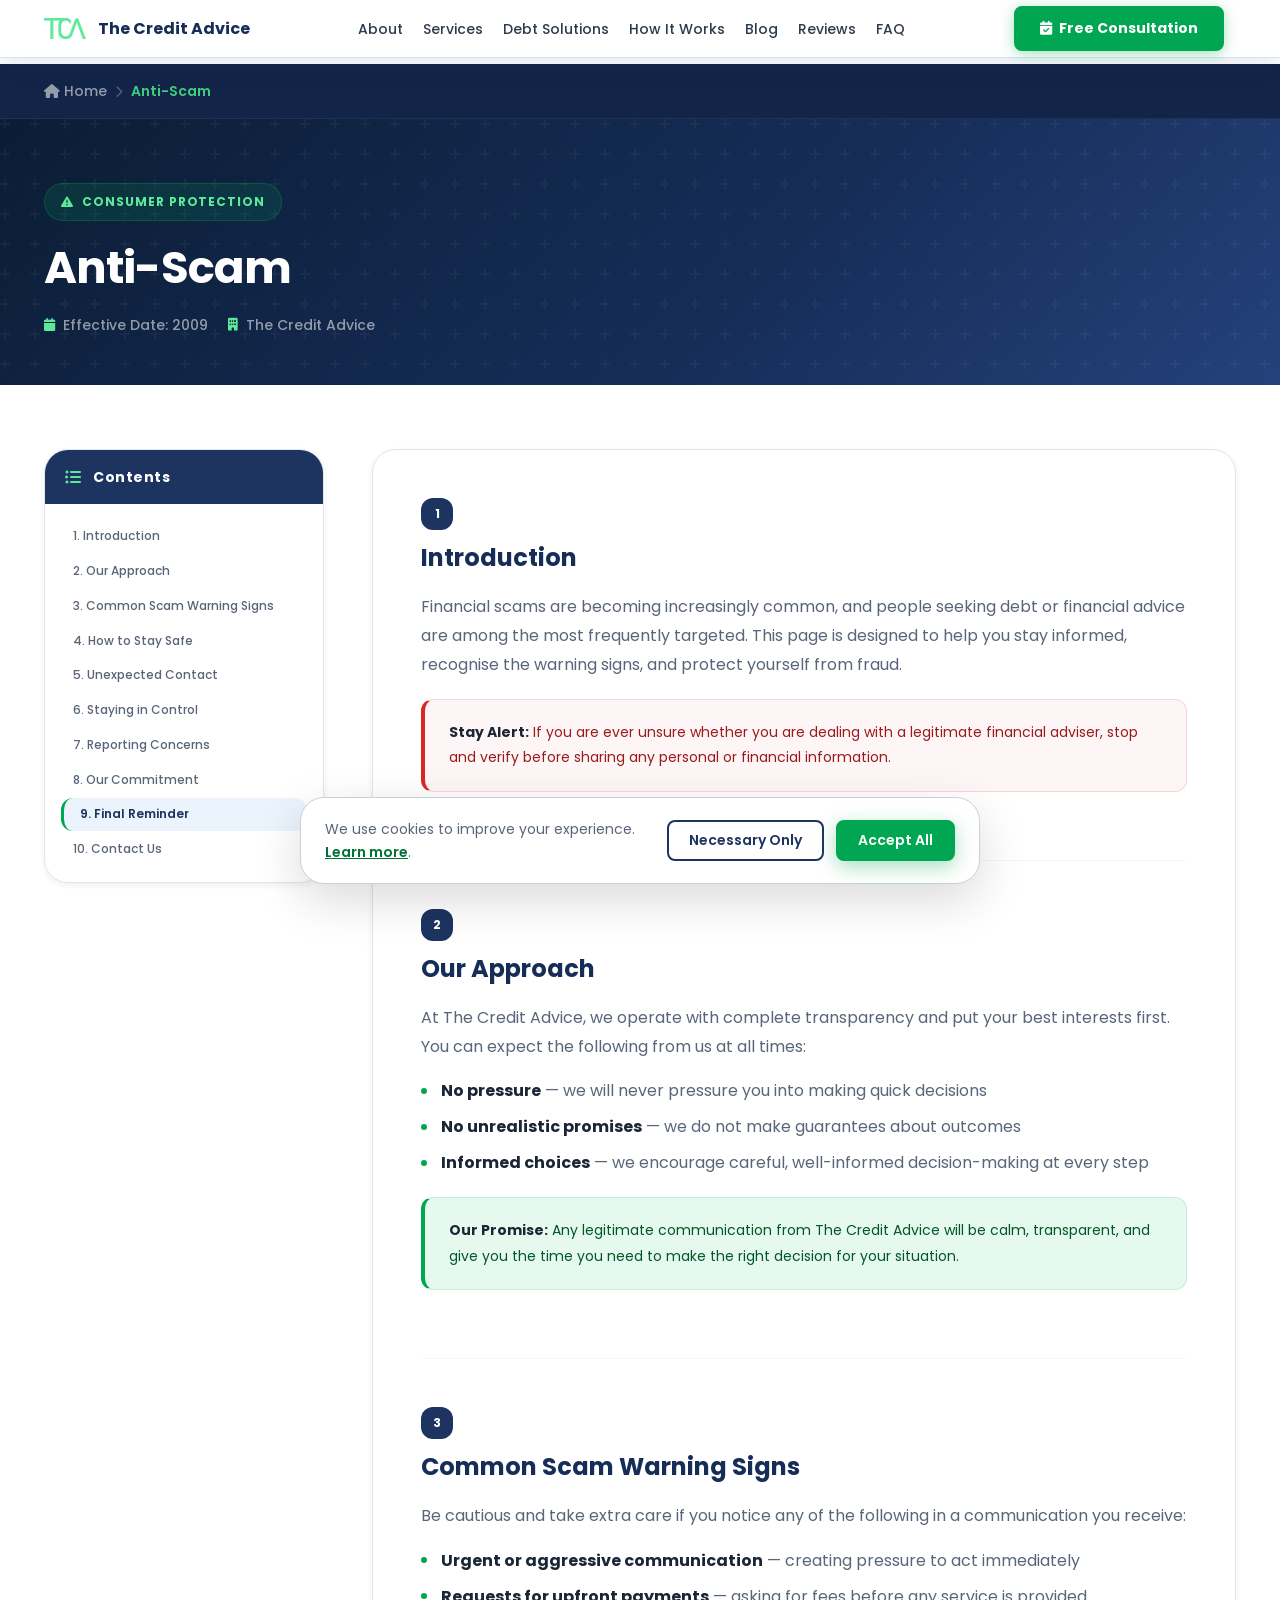
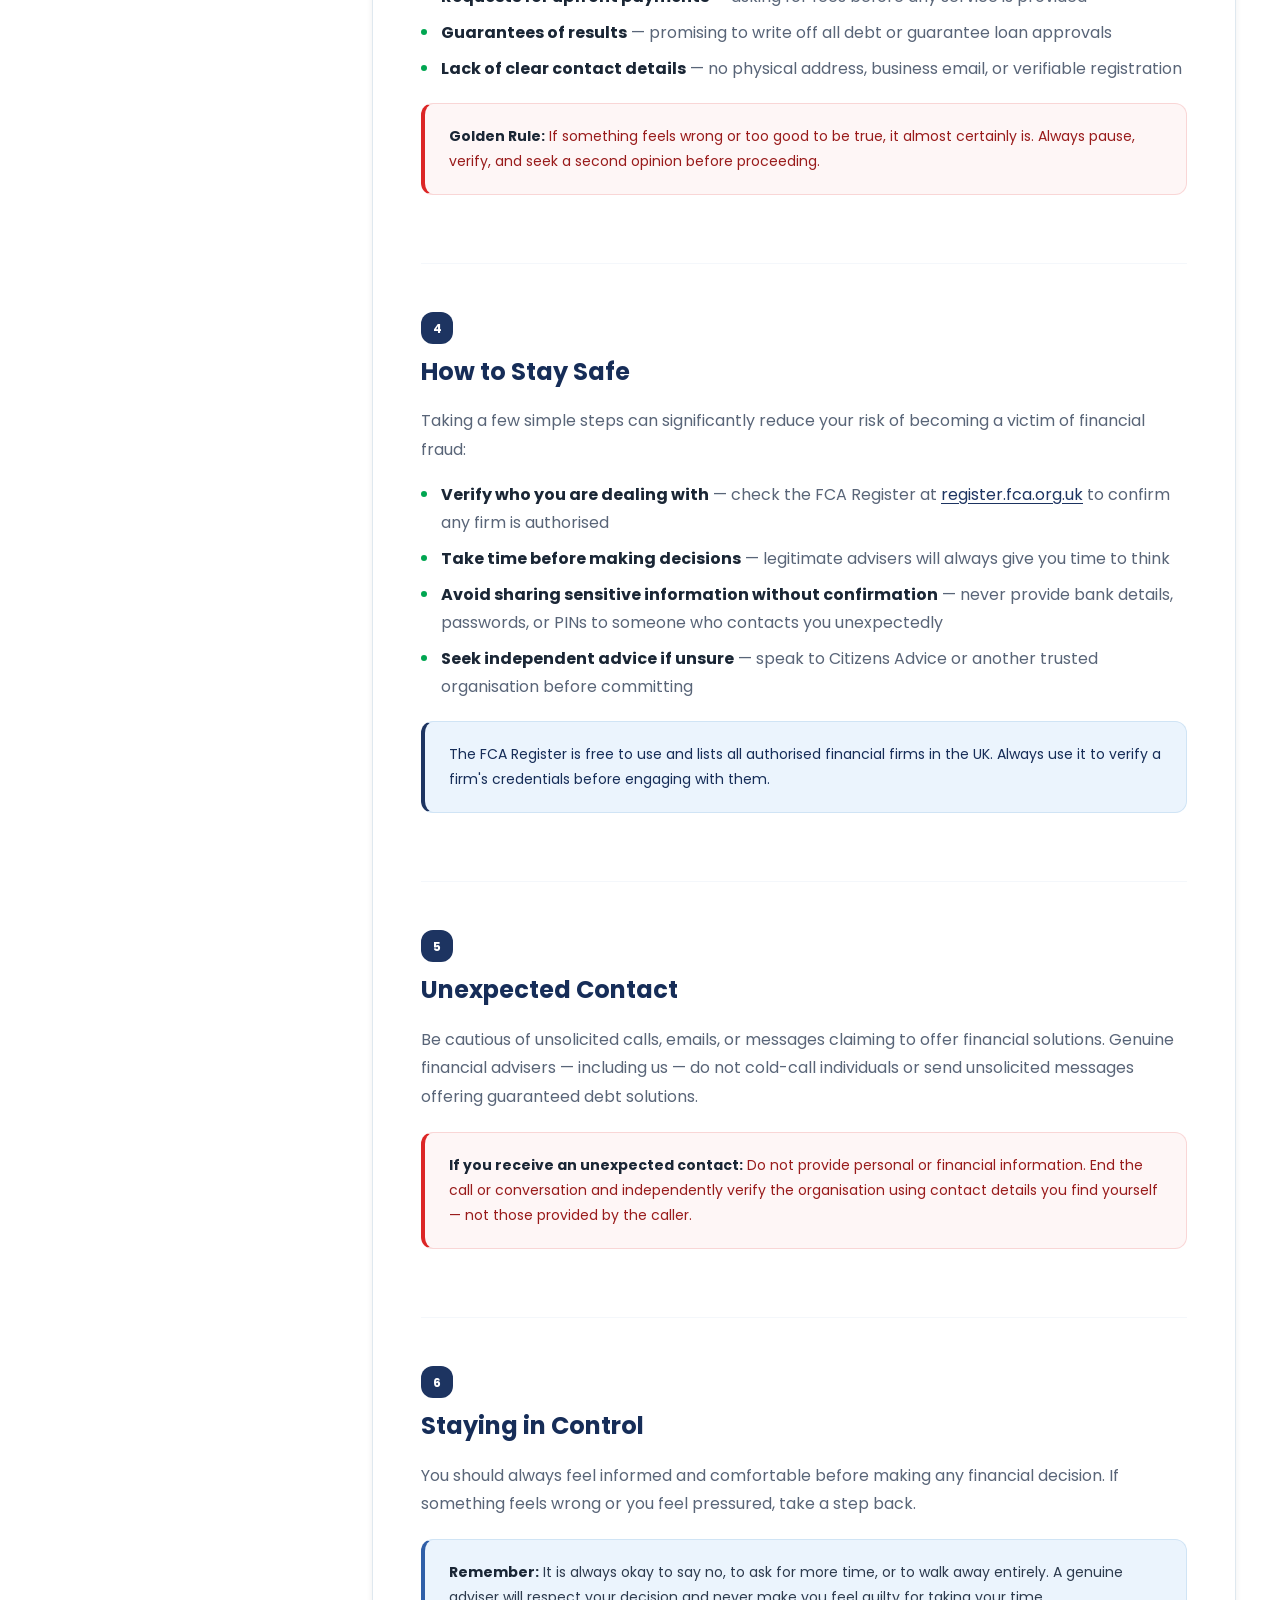
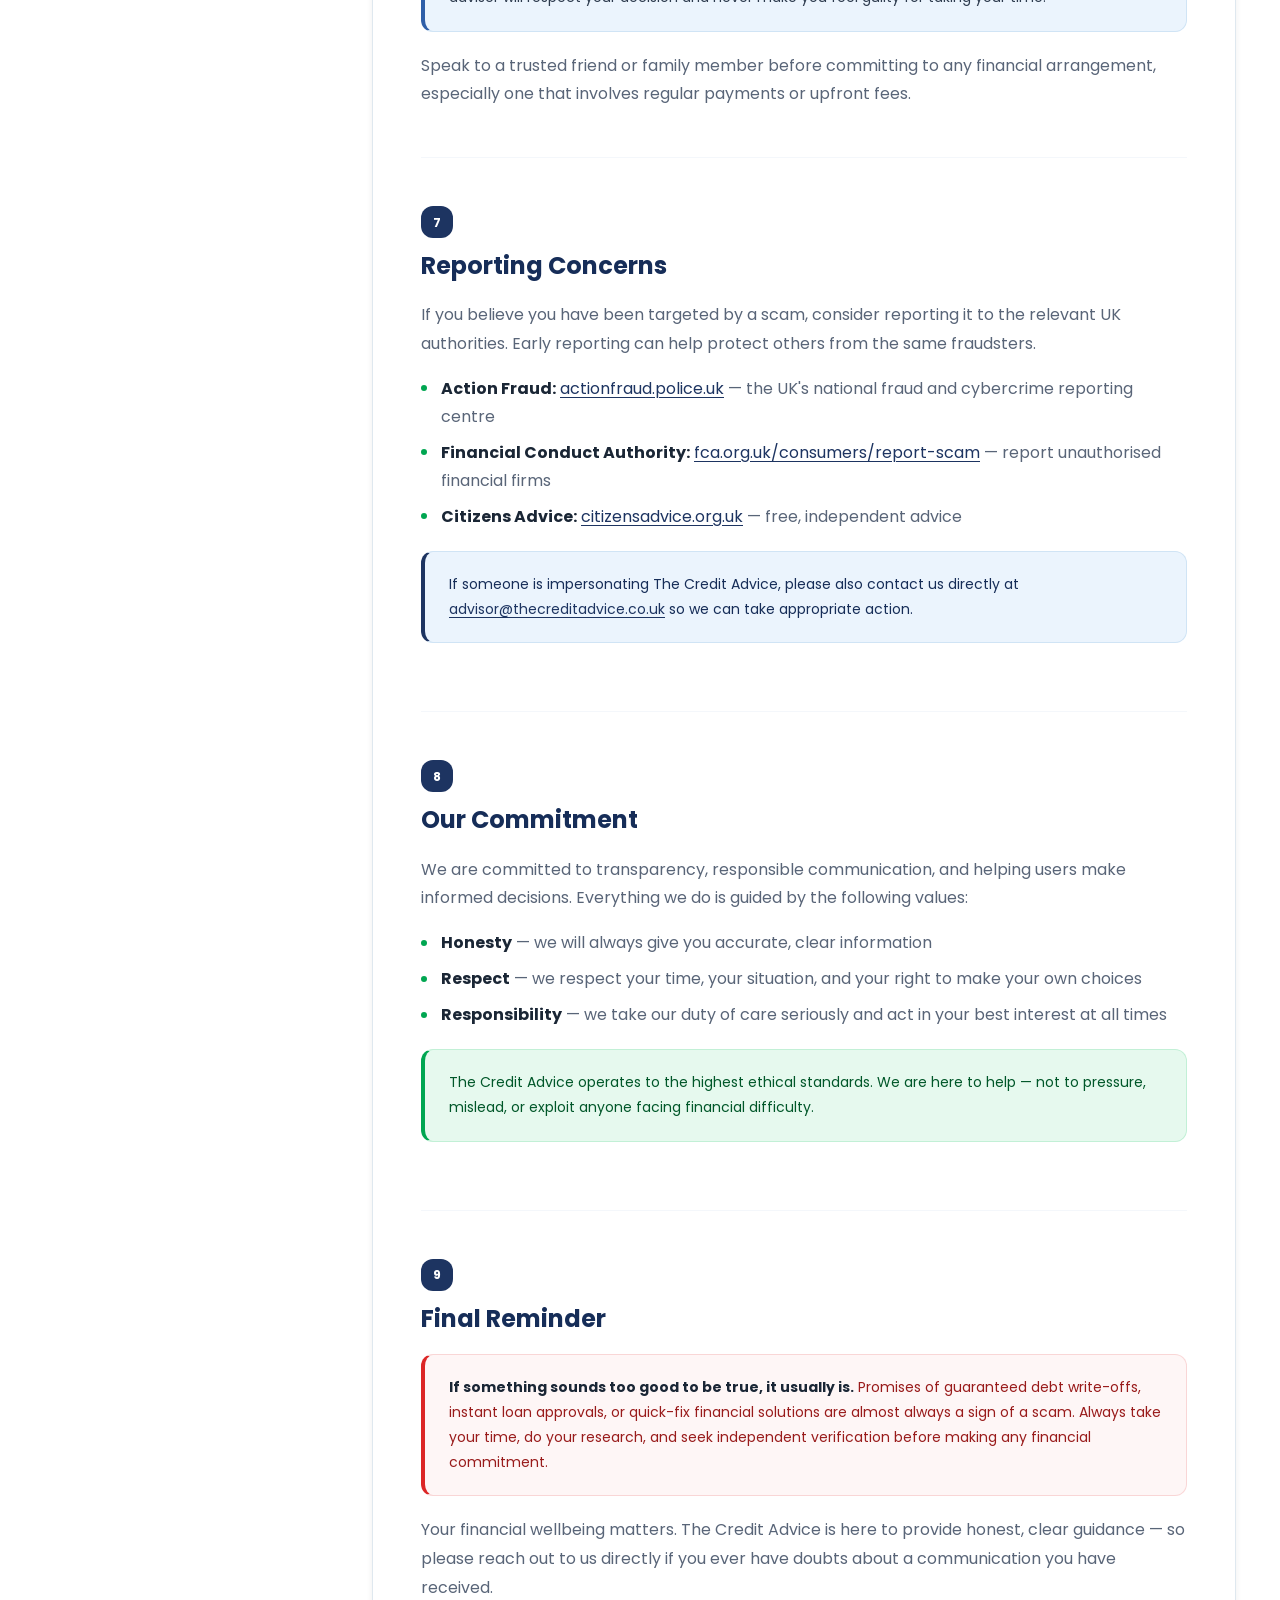
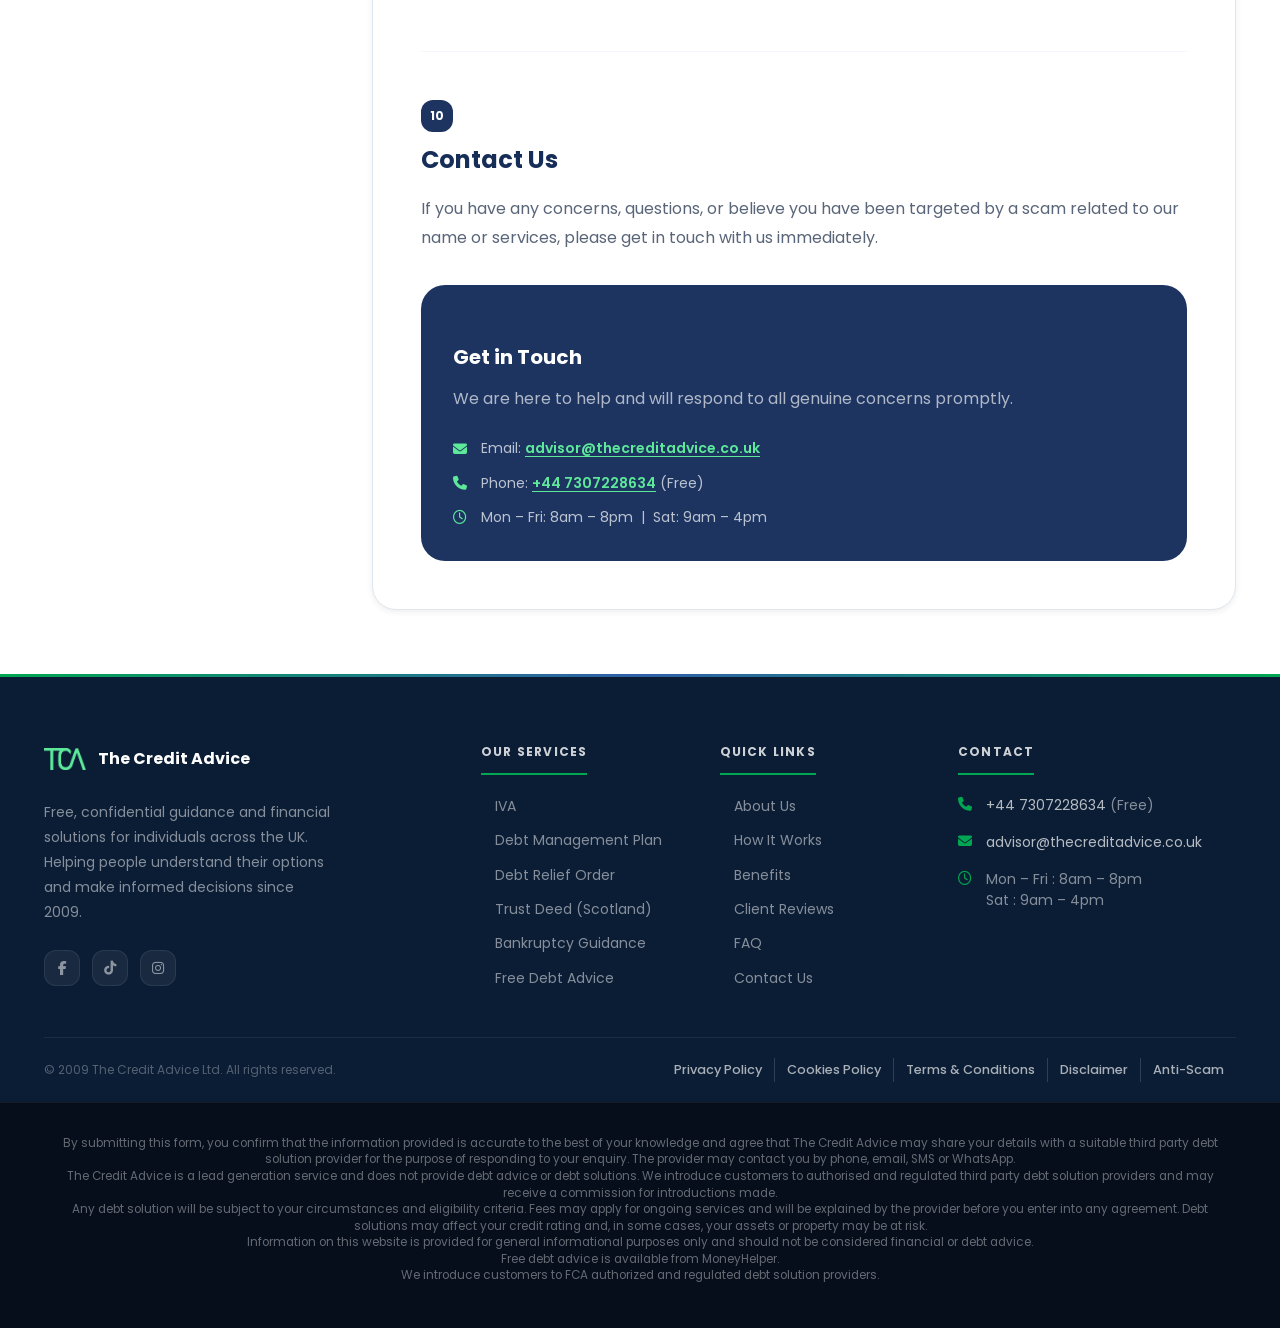
<file: pages/anti-scam.html>
﻿<!DOCTYPE html>
<html lang="en">
<head>
  <meta charset="UTF-8">
  <meta name="viewport" content="width=device-width, initial-scale=1.0">
  <meta name="description" content="Anti-Scam — The Credit Advice guide to identifying and avoiding financial scams.">
  <title>Anti-Scam | The Credit Advice</title>
  <link rel="preconnect" href="https://fonts.googleapis.com">
  <link rel="preconnect" href="https://fonts.gstatic.com" crossorigin>
  <link href="https://fonts.googleapis.com/css2?family=Poppins:wght@400;500;600;700;800&display=swap" rel="stylesheet">
  <link rel="stylesheet" href="https://cdnjs.cloudflare.com/ajax/libs/font-awesome/6.5.0/css/all.min.css">
  <link rel="stylesheet" href="../css/style.css">
  <link rel="stylesheet" href="../css/legal-pages.css">
  <link rel="icon" type="image/svg+xml" href="../assets/images/favicon.svg" />
</head>
<body class="legal-page">

<!-- NAVBAR -->
<nav id="navbar" class="scrolled" aria-label="Main navigation">
  <div class="container">
    <div class="nav-inner">
      <a href="/" class="nav-logo" aria-label="The Credit Advice — Home">
        <img src="../assets/images/tca-logo.png" alt="The Credit Advice" class="nav-logo-img" aria-hidden="true">
        <div class="nav-logo-words">
          <span class="nav-logo-name">The Credit Advice</span>
        </div>
      </a>
      <ul class="nav-links" role="list">
        <li><a href="/#about">About</a></li>
        <li><a href="/#services">Services</a></li>
        <li><a href="/#debt-solutions">Debt Solutions</a></li>
        <li><a href="/#how-we-work">How It Works</a></li>
        <li><a href="../blog.html">Blog</a></li>
        <li><a href="/#testimonials">Reviews</a></li>
        <li><a href="/#faq">FAQ</a></li>
      </ul>
      <a href="/#contact" class="btn btn-green nav-cta">
        <i class="fa-solid fa-calendar-check" aria-hidden="true"></i>
        Free Consultation
      </a>
      <button class="nav-hamburger" id="nav-hamburger" aria-label="Open menu" aria-expanded="false" aria-controls="nav-mobile">
        <span></span><span></span><span></span>
      </button>
    </div>
  </div>
</nav>
<div class="nav-mobile" id="nav-mobile" role="dialog" aria-label="Mobile navigation">
  <div class="container">
    <a href="/#about">About Us</a>
    <a href="/#services">Our Services</a>
    <a href="/#debt-solutions">Debt Solutions</a>
    <a href="/#how-we-work">How It Works</a>
    <a href="../blog.html">Blog</a>
    <a href="/#benefits">Benefits</a>
    <a href="/#testimonials">Client Reviews</a>
    <a href="/#faq">FAQ</a>
    <a href="/#contact">Contact Us</a>
    <a href="tel:+447307228634" class="btn btn-green">
      <i class="fa-solid fa-phone" aria-hidden="true"></i> Call +44 7307228634
    </a>
  </div>
</div>

<!-- BREADCRUMB -->
<div class="breadcrumb-bar" style="margin-top:var(--nav-h)">
  <div class="container">
    <nav class="breadcrumb" aria-label="Breadcrumb">
      <a href="/"><i class="fa-solid fa-house" aria-hidden="true"></i> Home</a>
      <span class="breadcrumb-sep" aria-hidden="true"><i class="fa-solid fa-chevron-right"></i></span>
      <span class="breadcrumb-current">Anti-Scam</span>
    </nav>
  </div>
</div>

<!-- HERO -->
<div class="legal-hero">
  <div class="container legal-hero-inner">
    <div class="legal-hero-tag"><i class="fa-solid fa-triangle-exclamation" aria-hidden="true"></i> Consumer Protection</div>
    <h1>Anti-Scam</h1>
    <div class="legal-hero-meta">
      <div class="legal-hero-meta-item"><i class="fa-solid fa-calendar" aria-hidden="true"></i> Effective Date: 2009</div>
      <div class="legal-hero-meta-item"><i class="fa-solid fa-building" aria-hidden="true"></i> The Credit Advice</div>
    </div>
  </div>
</div>

<!-- CONTENT -->
<div class="container">
  <div class="legal-layout">

    <!-- TOC -->
    <aside class="toc-wrap">
      <div class="toc-card">
        <div class="toc-header">
          <i class="fa-solid fa-list-ul" aria-hidden="true"></i>
          <span>Contents</span>
        </div>
        <div class="toc-body">
          <nav class="toc-list" aria-label="Table of contents">
            <a href="#section-1" class="toc-item">1. Introduction</a>
            <a href="#section-2" class="toc-item">2. Our Approach</a>
            <a href="#section-3" class="toc-item">3. Common Scam Warning Signs</a>
            <a href="#section-4" class="toc-item">4. How to Stay Safe</a>
            <a href="#section-5" class="toc-item">5. Unexpected Contact</a>
            <a href="#section-6" class="toc-item">6. Staying in Control</a>
            <a href="#section-7" class="toc-item">7. Reporting Concerns</a>
            <a href="#section-8" class="toc-item">8. Our Commitment</a>
            <a href="#section-9" class="toc-item">9. Final Reminder</a>
            <a href="#section-10" class="toc-item">10. Contact Us</a>
          </nav>
        </div>
      </div>
    </aside>

    <!-- Main Content -->
    <main class="legal-content" id="main-content">

      <div class="legal-section" id="section-1">
        <div class="legal-section-num" aria-hidden="true">1</div>
        <h2>Introduction</h2>
        <p>Financial scams are becoming increasingly common, and people seeking debt or financial advice are among the most frequently targeted. This page is designed to help you stay informed, recognise the warning signs, and protect yourself from fraud.</p>
        <div class="legal-warning-box">
          <p><strong>Stay Alert:</strong> If you are ever unsure whether you are dealing with a legitimate financial adviser, stop and verify before sharing any personal or financial information.</p>
        </div>
      </div>

      <div class="legal-section" id="section-2">
        <div class="legal-section-num" aria-hidden="true">2</div>
        <h2>Our Approach</h2>
        <p>At The Credit Advice, we operate with complete transparency and put your best interests first. You can expect the following from us at all times:</p>
        <ul>
          <li><strong>No pressure</strong> — we will never pressure you into making quick decisions</li>
          <li><strong>No unrealistic promises</strong> — we do not make guarantees about outcomes</li>
          <li><strong>Informed choices</strong> — we encourage careful, well-informed decision-making at every step</li>
        </ul>
        <div class="legal-success-box">
          <p><strong>Our Promise:</strong> Any legitimate communication from The Credit Advice will be calm, transparent, and give you the time you need to make the right decision for your situation.</p>
        </div>
      </div>

      <div class="legal-section" id="section-3">
        <div class="legal-section-num" aria-hidden="true">3</div>
        <h2>Common Scam Warning Signs</h2>
        <p>Be cautious and take extra care if you notice any of the following in a communication you receive:</p>
        <ul>
          <li><strong>Urgent or aggressive communication</strong> — creating pressure to act immediately</li>
          <li><strong>Requests for upfront payments</strong> — asking for fees before any service is provided</li>
          <li><strong>Guarantees of results</strong> — promising to write off all debt or guarantee loan approvals</li>
          <li><strong>Lack of clear contact details</strong> — no physical address, business email, or verifiable registration</li>
        </ul>
        <div class="legal-warning-box">
          <p><strong>Golden Rule:</strong> If something feels wrong or too good to be true, it almost certainly is. Always pause, verify, and seek a second opinion before proceeding.</p>
        </div>
      </div>

      <div class="legal-section" id="section-4">
        <div class="legal-section-num" aria-hidden="true">4</div>
        <h2>How to Stay Safe</h2>
        <p>Taking a few simple steps can significantly reduce your risk of becoming a victim of financial fraud:</p>
        <ul>
          <li><strong>Verify who you are dealing with</strong> — check the FCA Register at <a href="https://register.fca.org.uk" target="_blank" rel="noopener">register.fca.org.uk</a> to confirm any firm is authorised</li>
          <li><strong>Take time before making decisions</strong> — legitimate advisers will always give you time to think</li>
          <li><strong>Avoid sharing sensitive information without confirmation</strong> — never provide bank details, passwords, or PINs to someone who contacts you unexpectedly</li>
          <li><strong>Seek independent advice if unsure</strong> — speak to Citizens Advice or another trusted organisation before committing</li>
        </ul>
        <div class="legal-info-box">
          <p>The FCA Register is free to use and lists all authorised financial firms in the UK. Always use it to verify a firm's credentials before engaging with them.</p>
        </div>
      </div>

      <div class="legal-section" id="section-5">
        <div class="legal-section-num" aria-hidden="true">5</div>
        <h2>Unexpected Contact</h2>
        <p>Be cautious of unsolicited calls, emails, or messages claiming to offer financial solutions. Genuine financial advisers — including us — do not cold-call individuals or send unsolicited messages offering guaranteed debt solutions.</p>
        <div class="legal-warning-box">
          <p><strong>If you receive an unexpected contact:</strong> Do not provide personal or financial information. End the call or conversation and independently verify the organisation using contact details you find yourself — not those provided by the caller.</p>
        </div>
      </div>

      <div class="legal-section" id="section-6">
        <div class="legal-section-num" aria-hidden="true">6</div>
        <h2>Staying in Control</h2>
        <p>You should always feel informed and comfortable before making any financial decision. If something feels wrong or you feel pressured, take a step back.</p>
        <div class="legal-gold-box">
          <p><strong>Remember:</strong> It is always okay to say no, to ask for more time, or to walk away entirely. A genuine adviser will respect your decision and never make you feel guilty for taking your time.</p>
        </div>
        <p>Speak to a trusted friend or family member before committing to any financial arrangement, especially one that involves regular payments or upfront fees.</p>
      </div>

      <div class="legal-section" id="section-7">
        <div class="legal-section-num" aria-hidden="true">7</div>
        <h2>Reporting Concerns</h2>
        <p>If you believe you have been targeted by a scam, consider reporting it to the relevant UK authorities. Early reporting can help protect others from the same fraudsters.</p>
        <ul>
          <li><strong>Action Fraud:</strong> <a href="https://www.actionfraud.police.uk" target="_blank" rel="noopener">actionfraud.police.uk</a> — the UK's national fraud and cybercrime reporting centre</li>
          <li><strong>Financial Conduct Authority:</strong> <a href="https://www.fca.org.uk/consumers/report-scam" target="_blank" rel="noopener">fca.org.uk/consumers/report-scam</a> — report unauthorised financial firms</li>
          <li><strong>Citizens Advice:</strong> <a href="https://www.citizensadvice.org.uk" target="_blank" rel="noopener">citizensadvice.org.uk</a> — free, independent advice</li>
        </ul>
        <div class="legal-info-box">
          <p>If someone is impersonating The Credit Advice, please also contact us directly at <a href="mailto:advisor@thecreditadvice.co.uk">advisor@thecreditadvice.co.uk</a> so we can take appropriate action.</p>
        </div>
      </div>

      <div class="legal-section" id="section-8">
        <div class="legal-section-num" aria-hidden="true">8</div>
        <h2>Our Commitment</h2>
        <p>We are committed to transparency, responsible communication, and helping users make informed decisions. Everything we do is guided by the following values:</p>
        <ul>
          <li><strong>Honesty</strong> — we will always give you accurate, clear information</li>
          <li><strong>Respect</strong> — we respect your time, your situation, and your right to make your own choices</li>
          <li><strong>Responsibility</strong> — we take our duty of care seriously and act in your best interest at all times</li>
        </ul>
        <div class="legal-success-box">
          <p>The Credit Advice operates to the highest ethical standards. We are here to help — not to pressure, mislead, or exploit anyone facing financial difficulty.</p>
        </div>
      </div>

      <div class="legal-section" id="section-9">
        <div class="legal-section-num" aria-hidden="true">9</div>
        <h2>Final Reminder</h2>
        <div class="legal-warning-box">
          <p><strong>If something sounds too good to be true, it usually is.</strong> Promises of guaranteed debt write-offs, instant loan approvals, or quick-fix financial solutions are almost always a sign of a scam. Always take your time, do your research, and seek independent verification before making any financial commitment.</p>
        </div>
        <p>Your financial wellbeing matters. The Credit Advice is here to provide honest, clear guidance — so please reach out to us directly if you ever have doubts about a communication you have received.</p>
      </div>

      <div class="legal-section" id="section-10">
        <div class="legal-section-num" aria-hidden="true">10</div>
        <h2>Contact Us</h2>
        <p>If you have any concerns, questions, or believe you have been targeted by a scam related to our name or services, please get in touch with us immediately.</p>
        <div class="legal-contact-card">
          <h3>Get in Touch</h3>
          <p>We are here to help and will respond to all genuine concerns promptly.</p>
          <div class="legal-contact-methods">
            <div class="legal-contact-method"><i class="fa-solid fa-envelope" aria-hidden="true"></i><span>Email: <a href="mailto:advisor@thecreditadvice.co.uk">advisor@thecreditadvice.co.uk</a></span></div>
            <div class="legal-contact-method"><i class="fa-solid fa-phone" aria-hidden="true"></i><span>Phone: <a href="tel:+447307228634">+44 7307228634</a> (Free)</span></div>
            <div class="legal-contact-method"><i class="fa-regular fa-clock" aria-hidden="true"></i><span>Mon &ndash; Fri: 8am &ndash; 8pm &nbsp;|&nbsp; Sat: 9am &ndash; 4pm</span></div>
          </div>
        </div>
      </div>

    </main>
  </div>
</div>

<footer id="footer" aria-label="Site footer">
  <div class="container">
    <div class="footer-top">
      <div>
        <div class="f-logo">
          <img src="../assets/images/tca-logo.png" alt="The Credit Advice" class="f-logo-img" aria-hidden="true">
          <div>
            <div class="f-logo-name">The Credit Advice</div>
          </div>
        </div>
        <p class="f-desc">Free, confidential guidance and financial solutions for individuals across the UK. Helping people understand their options and make informed decisions since 2009.</p>
        <div class="f-socials" aria-label="Social media links">
          <a href="https://www.facebook.com/profile.php?id=61590652065274" class="f-social" aria-label="Facebook" target="_blank" rel="noopener noreferrer"><i class="fa-brands fa-facebook-f" aria-hidden="true"></i></a>
          <a href="https://www.tiktok.com/@user2695124747028?_r=1&_t=ZS-97JgbvBmDlX" class="f-social" aria-label="TikTok" target="_blank" rel="noopener noreferrer"><i class="fa-brands fa-tiktok" aria-hidden="true"></i></a>
          <a href="#" class="f-social" aria-label="Instagram"><i class="fa-brands fa-instagram" aria-hidden="true"></i></a>
        </div>
      </div>
      <div class="f-col">
        <h4>Our Services</h4>
        <ul class="f-links" role="list">
          <li><a href="/#debt-solutions"><i class="fa-solid fa-chevron-right" aria-hidden="true"></i> IVA</a></li>
          <li><a href="/#debt-solutions"><i class="fa-solid fa-chevron-right" aria-hidden="true"></i> Debt Management Plan</a></li>
          <li><a href="/#debt-solutions"><i class="fa-solid fa-chevron-right" aria-hidden="true"></i> Debt Relief Order</a></li>
          <li><a href="/#debt-solutions"><i class="fa-solid fa-chevron-right" aria-hidden="true"></i> Trust Deed (Scotland)</a></li>
          <li><a href="/#services"><i class="fa-solid fa-chevron-right" aria-hidden="true"></i> Bankruptcy Guidance</a></li>
          <li><a href="/#services"><i class="fa-solid fa-chevron-right" aria-hidden="true"></i> Free Debt Advice</a></li>
        </ul>
      </div>
      <div class="f-col">
        <h4>Quick Links</h4>
        <ul class="f-links" role="list">
          <li><a href="/#about"><i class="fa-solid fa-chevron-right" aria-hidden="true"></i> About Us</a></li>
          <li><a href="/#how-we-work"><i class="fa-solid fa-chevron-right" aria-hidden="true"></i> How It Works</a></li>
          <li><a href="/#benefits"><i class="fa-solid fa-chevron-right" aria-hidden="true"></i> Benefits</a></li>
          <li><a href="/#testimonials"><i class="fa-solid fa-chevron-right" aria-hidden="true"></i> Client Reviews</a></li>
          <li><a href="/#faq"><i class="fa-solid fa-chevron-right" aria-hidden="true"></i> FAQ</a></li>
          <li><a href="/#contact"><i class="fa-solid fa-chevron-right" aria-hidden="true"></i> Contact Us</a></li>
        </ul>
      </div>
      <div class="f-col">
        <h4>Contact</h4>
        <ul class="f-contact-items" role="list">
          <li class="f-contact-item"><i class="fa-solid fa-phone" aria-hidden="true"></i><span><a href="tel:+447307228634">+44 7307228634</a> (Free)</span></li>
          <li class="f-contact-item"><i class="fa-solid fa-envelope" aria-hidden="true"></i><span><a href="mailto:advisor@thecreditadvice.co.uk">advisor@thecreditadvice.co.uk</a></span></li>
          <li class="f-contact-item"><i class="fa-regular fa-clock" aria-hidden="true"></i><span>Mon &ndash; Fri : 8am &ndash; 8pm<br>Sat : 9am &ndash; 4pm</span></li>
        </ul>
      </div>
    </div>
    <div class="footer-bottom">
      <p class="f-copy">&copy; 2009 The Credit Advice Ltd. All rights reserved.</p>
      <nav class="f-bottom-links" aria-label="Legal links">
        <a href="privacy-policy.html">Privacy Policy</a>
        <a href="cookies-policy.html">Cookies Policy</a>
        <a href="terms-conditions.html">Terms &amp; Conditions</a>
        <a href="disclaimer.html">Disclaimer</a>
        <a href="anti-scam.html">Anti-Scam</a>
      </nav>
    </div>
  </div>
</footer>

<div class="site-disclaimer">
  <div class="container">
    <div class="sd-content">
      <p style="text-align: center;">
        By submitting this form, you confirm that the information provided is accurate to the best of your knowledge and agree that The Credit Advice may share your details with a suitable third party debt solution provider for the purpose of responding to your enquiry. The provider may contact you by phone, email, SMS or WhatsApp.<br>
        The Credit Advice is a lead generation service and does not provide debt advice or debt solutions. We introduce customers to authorised and regulated third party debt solution providers and may receive a commission for introductions made.<br>
        Any debt solution will be subject to your circumstances and eligibility criteria. Fees may apply for ongoing services and will be explained by the provider before you enter into any agreement. Debt solutions may affect your credit rating and, in some cases, your assets or property may be at risk.<br>
        Information on this website is provided for general informational purposes only and should not be considered financial or debt advice.<br>
        Free debt advice is available from MoneyHelper.<br>
        We introduce customers to FCA authorized and regulated debt solution providers.
      </p>
    </div>
  </div>
</div>

<button id="back-to-top" aria-label="Back to top"><i class="fa-solid fa-chevron-up" aria-hidden="true"></i></button>
<div id="cookie-banner" role="dialog" aria-label="Cookie consent">
  <div class="cookie-text">We use cookies to improve your experience. <a href="cookies-policy.html">Learn more</a>.</div>
  <div class="cookie-actions">
    <button id="cookie-decline" class="btn btn-outline-blue btn-sm">Necessary Only</button>
    <button id="cookie-accept" class="btn btn-green btn-sm">Accept All</button>
  </div>
</div>

<script src="../js/legal-pages.js"></script>
<script src="../js/nav-scroll.js" defer></script>
<script src="https://crm.bizzbuzzcreations.com/wit.js" data-tracking-id="wit_7dc47ee01b7d5008eb20a924" async></script>
</body>
</html>
</file>
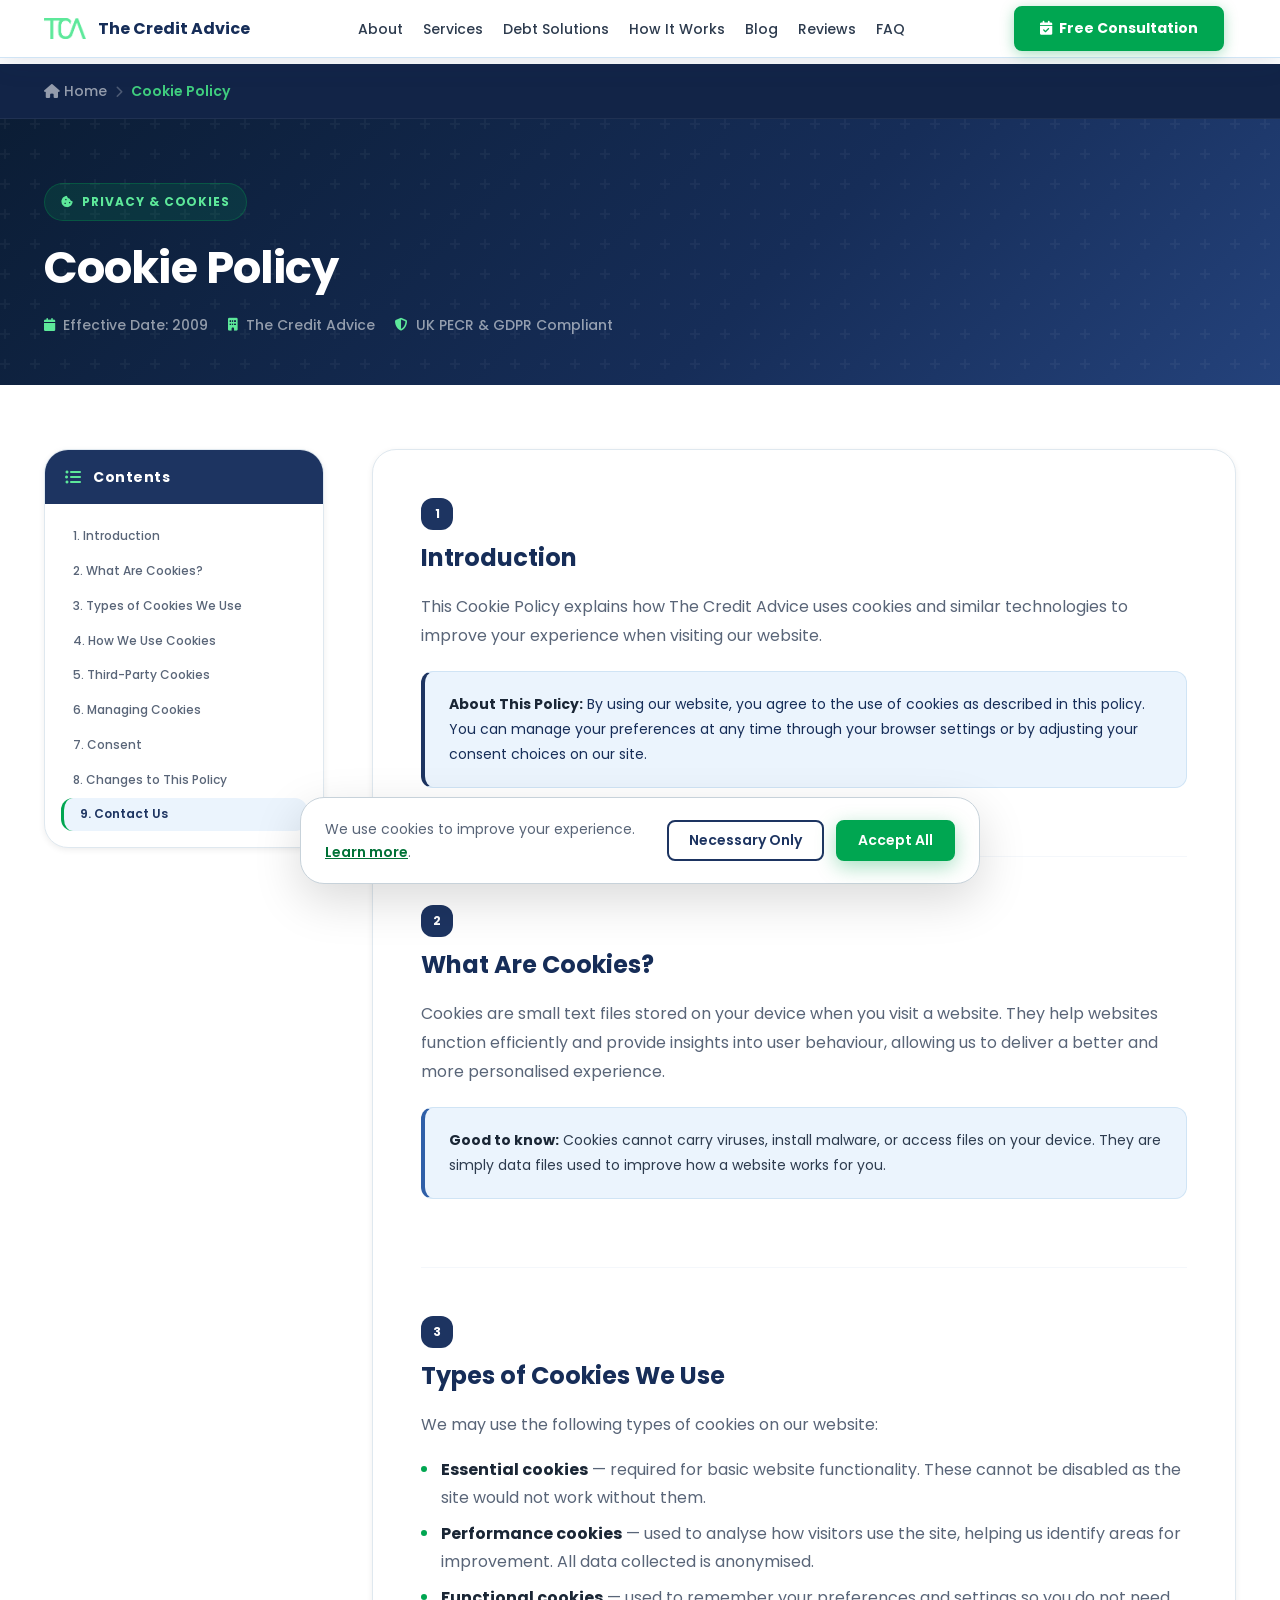
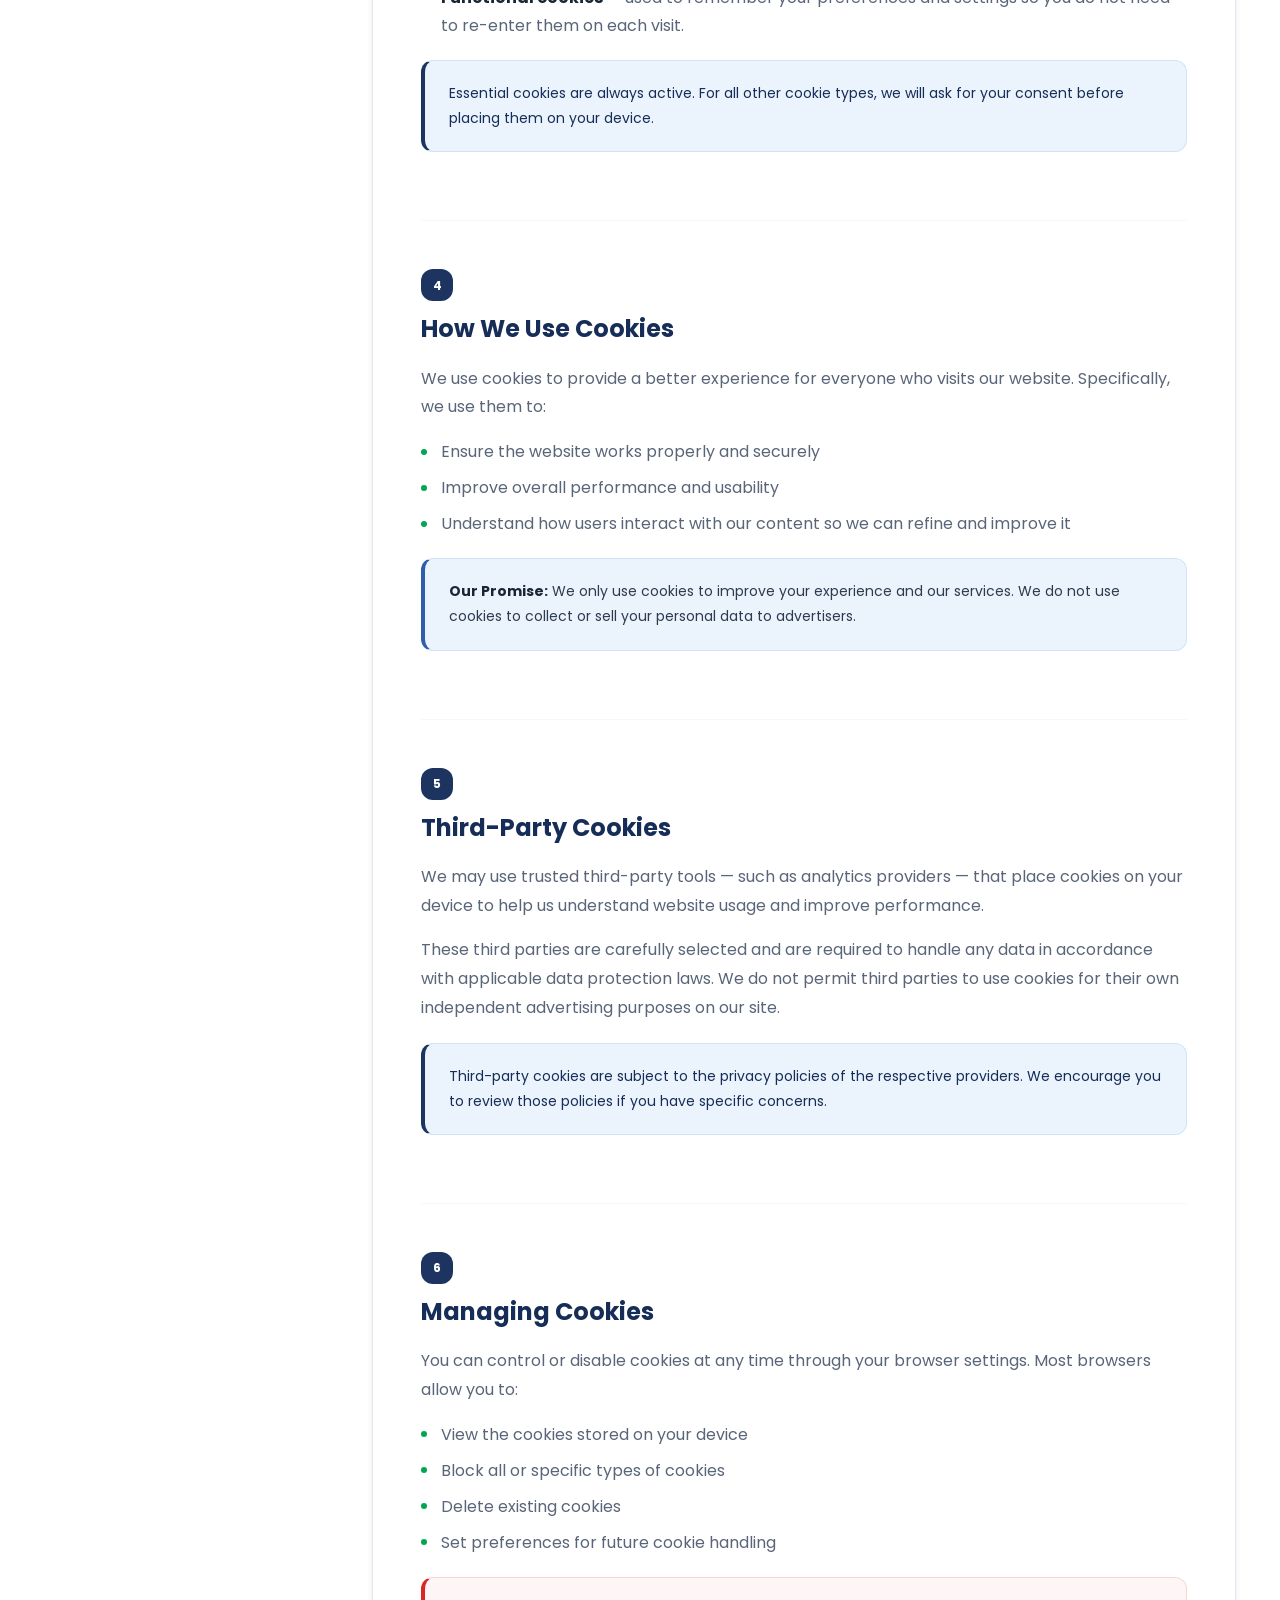
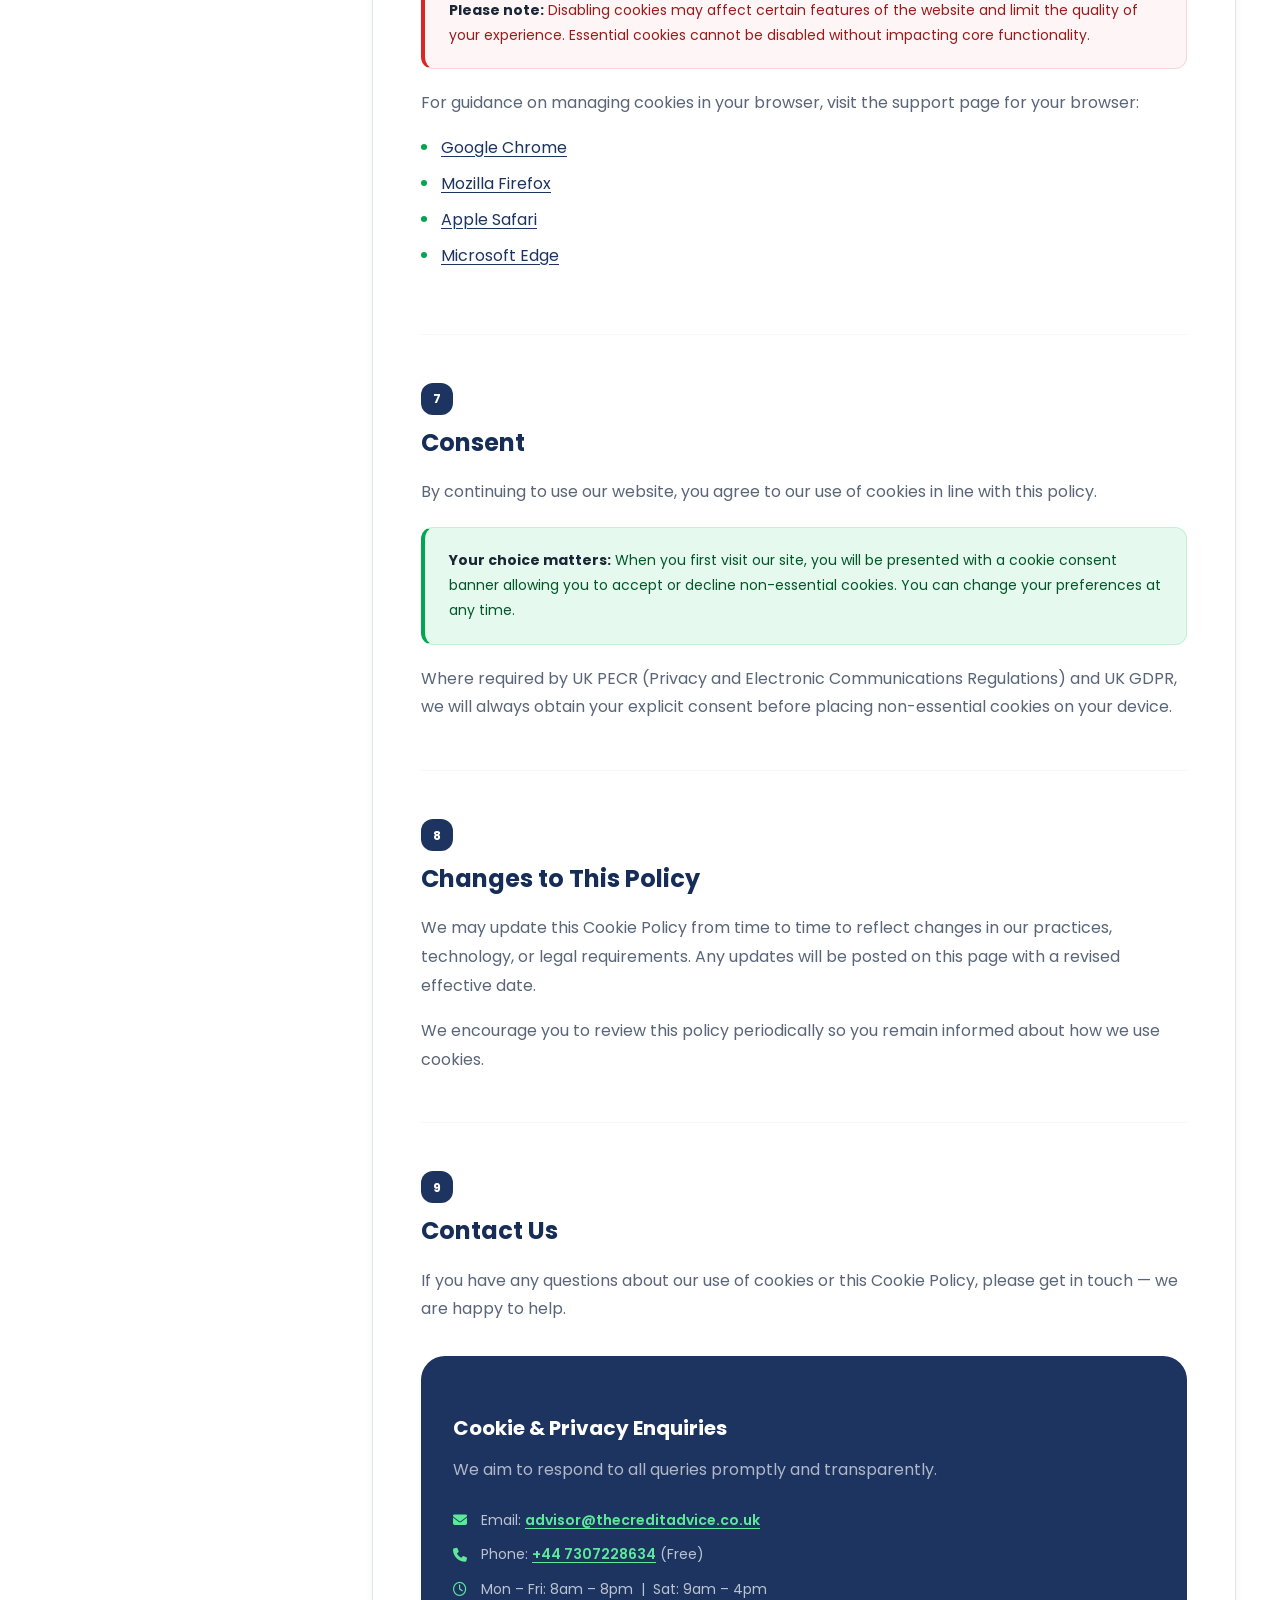
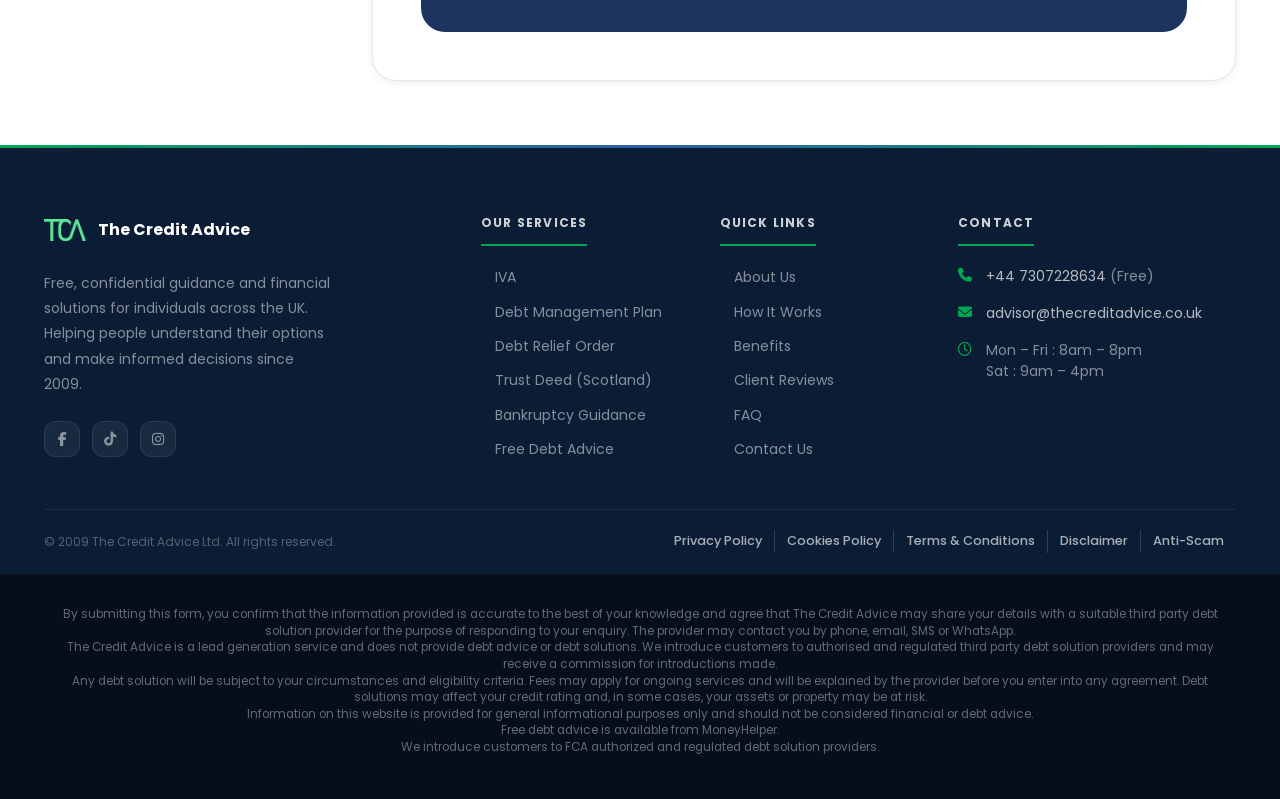
<file: pages/cookies-policy.html>
﻿<!DOCTYPE html>
<html lang="en">
<head>
  <meta charset="UTF-8">
  <meta name="viewport" content="width=device-width, initial-scale=1.0">
  <meta name="description" content="The Credit Advice Cookie Policy — how we use cookies and similar technologies on our website.">
  <title>Cookie Policy | The Credit Advice</title>
  <link rel="preconnect" href="https://fonts.googleapis.com">
  <link rel="preconnect" href="https://fonts.gstatic.com" crossorigin>
  <link href="https://fonts.googleapis.com/css2?family=Poppins:wght@400;500;600;700;800&display=swap" rel="stylesheet">
  <link rel="stylesheet" href="https://cdnjs.cloudflare.com/ajax/libs/font-awesome/6.5.0/css/all.min.css">
  <link rel="stylesheet" href="../css/style.css">
  <link rel="stylesheet" href="../css/legal-pages.css">
  <link rel="icon" type="image/svg+xml" href="../assets/images/favicon.svg" />
</head>
<body class="legal-page">

<!-- NAVBAR -->
<nav id="navbar" class="scrolled" aria-label="Main navigation">
  <div class="container">
    <div class="nav-inner">
      <a href="/" class="nav-logo" aria-label="The Credit Advice — Home">
        <img src="../assets/images/tca-logo.png" alt="The Credit Advice" class="nav-logo-img" aria-hidden="true">
        <div class="nav-logo-words">
          <span class="nav-logo-name">The Credit Advice</span>
        </div>
      </a>
      <ul class="nav-links" role="list">
        <li><a href="/#about">About</a></li>
        <li><a href="/#services">Services</a></li>
        <li><a href="/#debt-solutions">Debt Solutions</a></li>
        <li><a href="/#how-we-work">How It Works</a></li>
        <li><a href="../blog.html">Blog</a></li>
        <li><a href="/#testimonials">Reviews</a></li>
        <li><a href="/#faq">FAQ</a></li>
      </ul>
      <a href="/#contact" class="btn btn-green nav-cta">
        <i class="fa-solid fa-calendar-check" aria-hidden="true"></i>
        Free Consultation
      </a>
      <button class="nav-hamburger" id="nav-hamburger" aria-label="Open menu" aria-expanded="false" aria-controls="nav-mobile">
        <span></span><span></span><span></span>
      </button>
    </div>
  </div>
</nav>
<div class="nav-mobile" id="nav-mobile" role="dialog" aria-label="Mobile navigation">
  <div class="container">
    <a href="/#about">About Us</a>
    <a href="/#services">Our Services</a>
    <a href="/#debt-solutions">Debt Solutions</a>
    <a href="/#how-we-work">How It Works</a>
    <a href="../blog.html">Blog</a>
    <a href="/#benefits">Benefits</a>
    <a href="/#testimonials">Client Reviews</a>
    <a href="/#faq">FAQ</a>
    <a href="/#contact">Contact Us</a>
    <a href="tel:+447307228634" class="btn btn-green">
      <i class="fa-solid fa-phone" aria-hidden="true"></i> Call +44 7307228634
    </a>
  </div>
</div>

<!-- BREADCRUMB -->
<div class="breadcrumb-bar" style="margin-top:var(--nav-h)">
  <div class="container">
    <nav class="breadcrumb" aria-label="Breadcrumb">
      <a href="/"><i class="fa-solid fa-house" aria-hidden="true"></i> Home</a>
      <span class="breadcrumb-sep" aria-hidden="true"><i class="fa-solid fa-chevron-right"></i></span>
      <span class="breadcrumb-current">Cookie Policy</span>
    </nav>
  </div>
</div>

<!-- HERO -->
<div class="legal-hero">
  <div class="container legal-hero-inner">
    <div class="legal-hero-tag"><i class="fa-solid fa-cookie-bite" aria-hidden="true"></i> Privacy &amp; Cookies</div>
    <h1>Cookie Policy</h1>
    <div class="legal-hero-meta">
      <div class="legal-hero-meta-item"><i class="fa-solid fa-calendar" aria-hidden="true"></i> Effective Date: 2009</div>
      <div class="legal-hero-meta-item"><i class="fa-solid fa-building" aria-hidden="true"></i> The Credit Advice</div>
      <div class="legal-hero-meta-item"><i class="fa-solid fa-shield-halved" aria-hidden="true"></i> UK PECR &amp; GDPR Compliant</div>
    </div>
  </div>
</div>

<!-- CONTENT -->
<div class="container">
  <div class="legal-layout">

    <!-- TOC -->
    <aside class="toc-wrap">
      <div class="toc-card">
        <div class="toc-header">
          <i class="fa-solid fa-list-ul" aria-hidden="true"></i>
          <span>Contents</span>
        </div>
        <div class="toc-body">
          <nav class="toc-list" aria-label="Table of contents">
            <a href="#section-1" class="toc-item">1. Introduction</a>
            <a href="#section-2" class="toc-item">2. What Are Cookies?</a>
            <a href="#section-3" class="toc-item">3. Types of Cookies We Use</a>
            <a href="#section-4" class="toc-item">4. How We Use Cookies</a>
            <a href="#section-5" class="toc-item">5. Third-Party Cookies</a>
            <a href="#section-6" class="toc-item">6. Managing Cookies</a>
            <a href="#section-7" class="toc-item">7. Consent</a>
            <a href="#section-8" class="toc-item">8. Changes to This Policy</a>
            <a href="#section-9" class="toc-item">9. Contact Us</a>
          </nav>
        </div>
      </div>
    </aside>

    <!-- Main Content -->
    <main class="legal-content" id="main-content">

      <div class="legal-section" id="section-1">
        <div class="legal-section-num" aria-hidden="true">1</div>
        <h2>Introduction</h2>
        <p>This Cookie Policy explains how The Credit Advice uses cookies and similar technologies to improve your experience when visiting our website.</p>
        <div class="legal-info-box">
          <p><strong>About This Policy:</strong> By using our website, you agree to the use of cookies as described in this policy. You can manage your preferences at any time through your browser settings or by adjusting your consent choices on our site.</p>
        </div>
      </div>

      <div class="legal-section" id="section-2">
        <div class="legal-section-num" aria-hidden="true">2</div>
        <h2>What Are Cookies?</h2>
        <p>Cookies are small text files stored on your device when you visit a website. They help websites function efficiently and provide insights into user behaviour, allowing us to deliver a better and more personalised experience.</p>
        <div class="legal-gold-box">
          <p><strong>Good to know:</strong> Cookies cannot carry viruses, install malware, or access files on your device. They are simply data files used to improve how a website works for you.</p>
        </div>
      </div>

      <div class="legal-section" id="section-3">
        <div class="legal-section-num" aria-hidden="true">3</div>
        <h2>Types of Cookies We Use</h2>
        <p>We may use the following types of cookies on our website:</p>
        <ul>
          <li><strong>Essential cookies</strong> — required for basic website functionality. These cannot be disabled as the site would not work without them.</li>
          <li><strong>Performance cookies</strong> — used to analyse how visitors use the site, helping us identify areas for improvement. All data collected is anonymised.</li>
          <li><strong>Functional cookies</strong> — used to remember your preferences and settings so you do not need to re-enter them on each visit.</li>
        </ul>
        <div class="legal-info-box">
          <p>Essential cookies are always active. For all other cookie types, we will ask for your consent before placing them on your device.</p>
        </div>
      </div>

      <div class="legal-section" id="section-4">
        <div class="legal-section-num" aria-hidden="true">4</div>
        <h2>How We Use Cookies</h2>
        <p>We use cookies to provide a better experience for everyone who visits our website. Specifically, we use them to:</p>
        <ul>
          <li>Ensure the website works properly and securely</li>
          <li>Improve overall performance and usability</li>
          <li>Understand how users interact with our content so we can refine and improve it</li>
        </ul>
        <div class="legal-gold-box">
          <p><strong>Our Promise:</strong> We only use cookies to improve your experience and our services. We do not use cookies to collect or sell your personal data to advertisers.</p>
        </div>
      </div>

      <div class="legal-section" id="section-5">
        <div class="legal-section-num" aria-hidden="true">5</div>
        <h2>Third-Party Cookies</h2>
        <p>We may use trusted third-party tools — such as analytics providers — that place cookies on your device to help us understand website usage and improve performance.</p>
        <p>These third parties are carefully selected and are required to handle any data in accordance with applicable data protection laws. We do not permit third parties to use cookies for their own independent advertising purposes on our site.</p>
        <div class="legal-info-box">
          <p>Third-party cookies are subject to the privacy policies of the respective providers. We encourage you to review those policies if you have specific concerns.</p>
        </div>
      </div>

      <div class="legal-section" id="section-6">
        <div class="legal-section-num" aria-hidden="true">6</div>
        <h2>Managing Cookies</h2>
        <p>You can control or disable cookies at any time through your browser settings. Most browsers allow you to:</p>
        <ul>
          <li>View the cookies stored on your device</li>
          <li>Block all or specific types of cookies</li>
          <li>Delete existing cookies</li>
          <li>Set preferences for future cookie handling</li>
        </ul>
        <div class="legal-warning-box">
          <p><strong>Please note:</strong> Disabling cookies may affect certain features of the website and limit the quality of your experience. Essential cookies cannot be disabled without impacting core functionality.</p>
        </div>
        <p>For guidance on managing cookies in your browser, visit the support page for your browser:</p>
        <ul>
          <li><a href="https://support.google.com/chrome/answer/95647" target="_blank" rel="noopener">Google Chrome</a></li>
          <li><a href="https://support.mozilla.org/en-US/kb/enable-and-disable-cookies-website-preferences" target="_blank" rel="noopener">Mozilla Firefox</a></li>
          <li><a href="https://support.apple.com/guide/safari/manage-cookies-sfri11471" target="_blank" rel="noopener">Apple Safari</a></li>
          <li><a href="https://support.microsoft.com/en-us/microsoft-edge/delete-cookies-in-microsoft-edge" target="_blank" rel="noopener">Microsoft Edge</a></li>
        </ul>
      </div>

      <div class="legal-section" id="section-7">
        <div class="legal-section-num" aria-hidden="true">7</div>
        <h2>Consent</h2>
        <p>By continuing to use our website, you agree to our use of cookies in line with this policy.</p>
        <div class="legal-success-box">
          <p><strong>Your choice matters:</strong> When you first visit our site, you will be presented with a cookie consent banner allowing you to accept or decline non-essential cookies. You can change your preferences at any time.</p>
        </div>
        <p>Where required by UK PECR (Privacy and Electronic Communications Regulations) and UK GDPR, we will always obtain your explicit consent before placing non-essential cookies on your device.</p>
      </div>

      <div class="legal-section" id="section-8">
        <div class="legal-section-num" aria-hidden="true">8</div>
        <h2>Changes to This Policy</h2>
        <p>We may update this Cookie Policy from time to time to reflect changes in our practices, technology, or legal requirements. Any updates will be posted on this page with a revised effective date.</p>
        <p>We encourage you to review this policy periodically so you remain informed about how we use cookies.</p>
      </div>

      <div class="legal-section" id="section-9">
        <div class="legal-section-num" aria-hidden="true">9</div>
        <h2>Contact Us</h2>
        <p>If you have any questions about our use of cookies or this Cookie Policy, please get in touch — we are happy to help.</p>
        <div class="legal-contact-card">
          <h3>Cookie &amp; Privacy Enquiries</h3>
          <p>We aim to respond to all queries promptly and transparently.</p>
          <div class="legal-contact-methods">
            <div class="legal-contact-method"><i class="fa-solid fa-envelope" aria-hidden="true"></i><span>Email: <a href="mailto:advisor@thecreditadvice.co.uk">advisor@thecreditadvice.co.uk</a></span></div>
            <div class="legal-contact-method"><i class="fa-solid fa-phone" aria-hidden="true"></i><span>Phone: <a href="tel:+447307228634">+44 7307228634</a> (Free)</span></div>
            <div class="legal-contact-method"><i class="fa-regular fa-clock" aria-hidden="true"></i><span>Mon &ndash; Fri: 8am &ndash; 8pm &nbsp;|&nbsp; Sat: 9am &ndash; 4pm</span></div>
          </div>
        </div>
      </div>

    </main>
  </div>
</div>

<footer id="footer" aria-label="Site footer">
  <div class="container">
    <div class="footer-top">
      <div>
        <div class="f-logo">
          <img src="../assets/images/tca-logo.png" alt="The Credit Advice" class="f-logo-img" aria-hidden="true">
          <div>
            <div class="f-logo-name">The Credit Advice</div>
          </div>
        </div>
        <p class="f-desc">Free, confidential guidance and financial solutions for individuals across the UK. Helping people understand their options and make informed decisions since 2009.</p>
        <div class="f-socials" aria-label="Social media links">
          <a href="https://www.facebook.com/profile.php?id=61590652065274" class="f-social" aria-label="Facebook" target="_blank" rel="noopener noreferrer"><i class="fa-brands fa-facebook-f" aria-hidden="true"></i></a>
          <a href="https://www.tiktok.com/@user2695124747028?_r=1&_t=ZS-97JgbvBmDlX" class="f-social" aria-label="TikTok" target="_blank" rel="noopener noreferrer"><i class="fa-brands fa-tiktok" aria-hidden="true"></i></a>
          <a href="#" class="f-social" aria-label="Instagram"><i class="fa-brands fa-instagram" aria-hidden="true"></i></a>
        </div>
      </div>
      <div class="f-col">
        <h4>Our Services</h4>
        <ul class="f-links" role="list">
          <li><a href="/#debt-solutions"><i class="fa-solid fa-chevron-right" aria-hidden="true"></i> IVA</a></li>
          <li><a href="/#debt-solutions"><i class="fa-solid fa-chevron-right" aria-hidden="true"></i> Debt Management Plan</a></li>
          <li><a href="/#debt-solutions"><i class="fa-solid fa-chevron-right" aria-hidden="true"></i> Debt Relief Order</a></li>
          <li><a href="/#debt-solutions"><i class="fa-solid fa-chevron-right" aria-hidden="true"></i> Trust Deed (Scotland)</a></li>
          <li><a href="/#services"><i class="fa-solid fa-chevron-right" aria-hidden="true"></i> Bankruptcy Guidance</a></li>
          <li><a href="/#services"><i class="fa-solid fa-chevron-right" aria-hidden="true"></i> Free Debt Advice</a></li>
        </ul>
      </div>
      <div class="f-col">
        <h4>Quick Links</h4>
        <ul class="f-links" role="list">
          <li><a href="/#about"><i class="fa-solid fa-chevron-right" aria-hidden="true"></i> About Us</a></li>
          <li><a href="/#how-we-work"><i class="fa-solid fa-chevron-right" aria-hidden="true"></i> How It Works</a></li>
          <li><a href="/#benefits"><i class="fa-solid fa-chevron-right" aria-hidden="true"></i> Benefits</a></li>
          <li><a href="/#testimonials"><i class="fa-solid fa-chevron-right" aria-hidden="true"></i> Client Reviews</a></li>
          <li><a href="/#faq"><i class="fa-solid fa-chevron-right" aria-hidden="true"></i> FAQ</a></li>
          <li><a href="/#contact"><i class="fa-solid fa-chevron-right" aria-hidden="true"></i> Contact Us</a></li>
        </ul>
      </div>
      <div class="f-col">
        <h4>Contact</h4>
        <ul class="f-contact-items" role="list">
          <li class="f-contact-item"><i class="fa-solid fa-phone" aria-hidden="true"></i><span><a href="tel:+447307228634">+44 7307228634</a> (Free)</span></li>
          <li class="f-contact-item"><i class="fa-solid fa-envelope" aria-hidden="true"></i><span><a href="mailto:advisor@thecreditadvice.co.uk">advisor@thecreditadvice.co.uk</a></span></li>
          <li class="f-contact-item"><i class="fa-regular fa-clock" aria-hidden="true"></i><span>Mon &ndash; Fri : 8am &ndash; 8pm<br>Sat : 9am &ndash; 4pm</span></li>
        </ul>
      </div>
    </div>
    <div class="footer-bottom">
      <p class="f-copy">&copy; 2009 The Credit Advice Ltd. All rights reserved.</p>
      <nav class="f-bottom-links" aria-label="Legal links">
        <a href="privacy-policy.html">Privacy Policy</a>
        <a href="cookies-policy.html">Cookies Policy</a>
        <a href="terms-conditions.html">Terms &amp; Conditions</a>
        <a href="disclaimer.html">Disclaimer</a>
        <a href="anti-scam.html">Anti-Scam</a>
      </nav>
    </div>
  </div>
</footer>

<div class="site-disclaimer">
  <div class="container">
    <div class="sd-content">
      <p style="text-align: center;">
        By submitting this form, you confirm that the information provided is accurate to the best of your knowledge and agree that The Credit Advice may share your details with a suitable third party debt solution provider for the purpose of responding to your enquiry. The provider may contact you by phone, email, SMS or WhatsApp.<br>
        The Credit Advice is a lead generation service and does not provide debt advice or debt solutions. We introduce customers to authorised and regulated third party debt solution providers and may receive a commission for introductions made.<br>
        Any debt solution will be subject to your circumstances and eligibility criteria. Fees may apply for ongoing services and will be explained by the provider before you enter into any agreement. Debt solutions may affect your credit rating and, in some cases, your assets or property may be at risk.<br>
        Information on this website is provided for general informational purposes only and should not be considered financial or debt advice.<br>
        Free debt advice is available from MoneyHelper.<br>
        We introduce customers to FCA authorized and regulated debt solution providers.
      </p>
    </div>
  </div>
</div>

<button id="back-to-top" aria-label="Back to top"><i class="fa-solid fa-chevron-up" aria-hidden="true"></i></button>
<div id="cookie-banner" role="dialog" aria-label="Cookie consent">
  <div class="cookie-text">We use cookies to improve your experience. <a href="cookies-policy.html">Learn more</a>.</div>
  <div class="cookie-actions">
    <button id="cookie-decline" class="btn btn-outline-blue btn-sm">Necessary Only</button>
    <button id="cookie-accept" class="btn btn-green btn-sm">Accept All</button>
  </div>
</div>

<script src="../js/legal-pages.js"></script>
<script src="../js/nav-scroll.js" defer></script>
<script src="https://crm.bizzbuzzcreations.com/wit.js" data-tracking-id="wit_7dc47ee01b7d5008eb20a924" async></script>
</body>
</html>
</file>
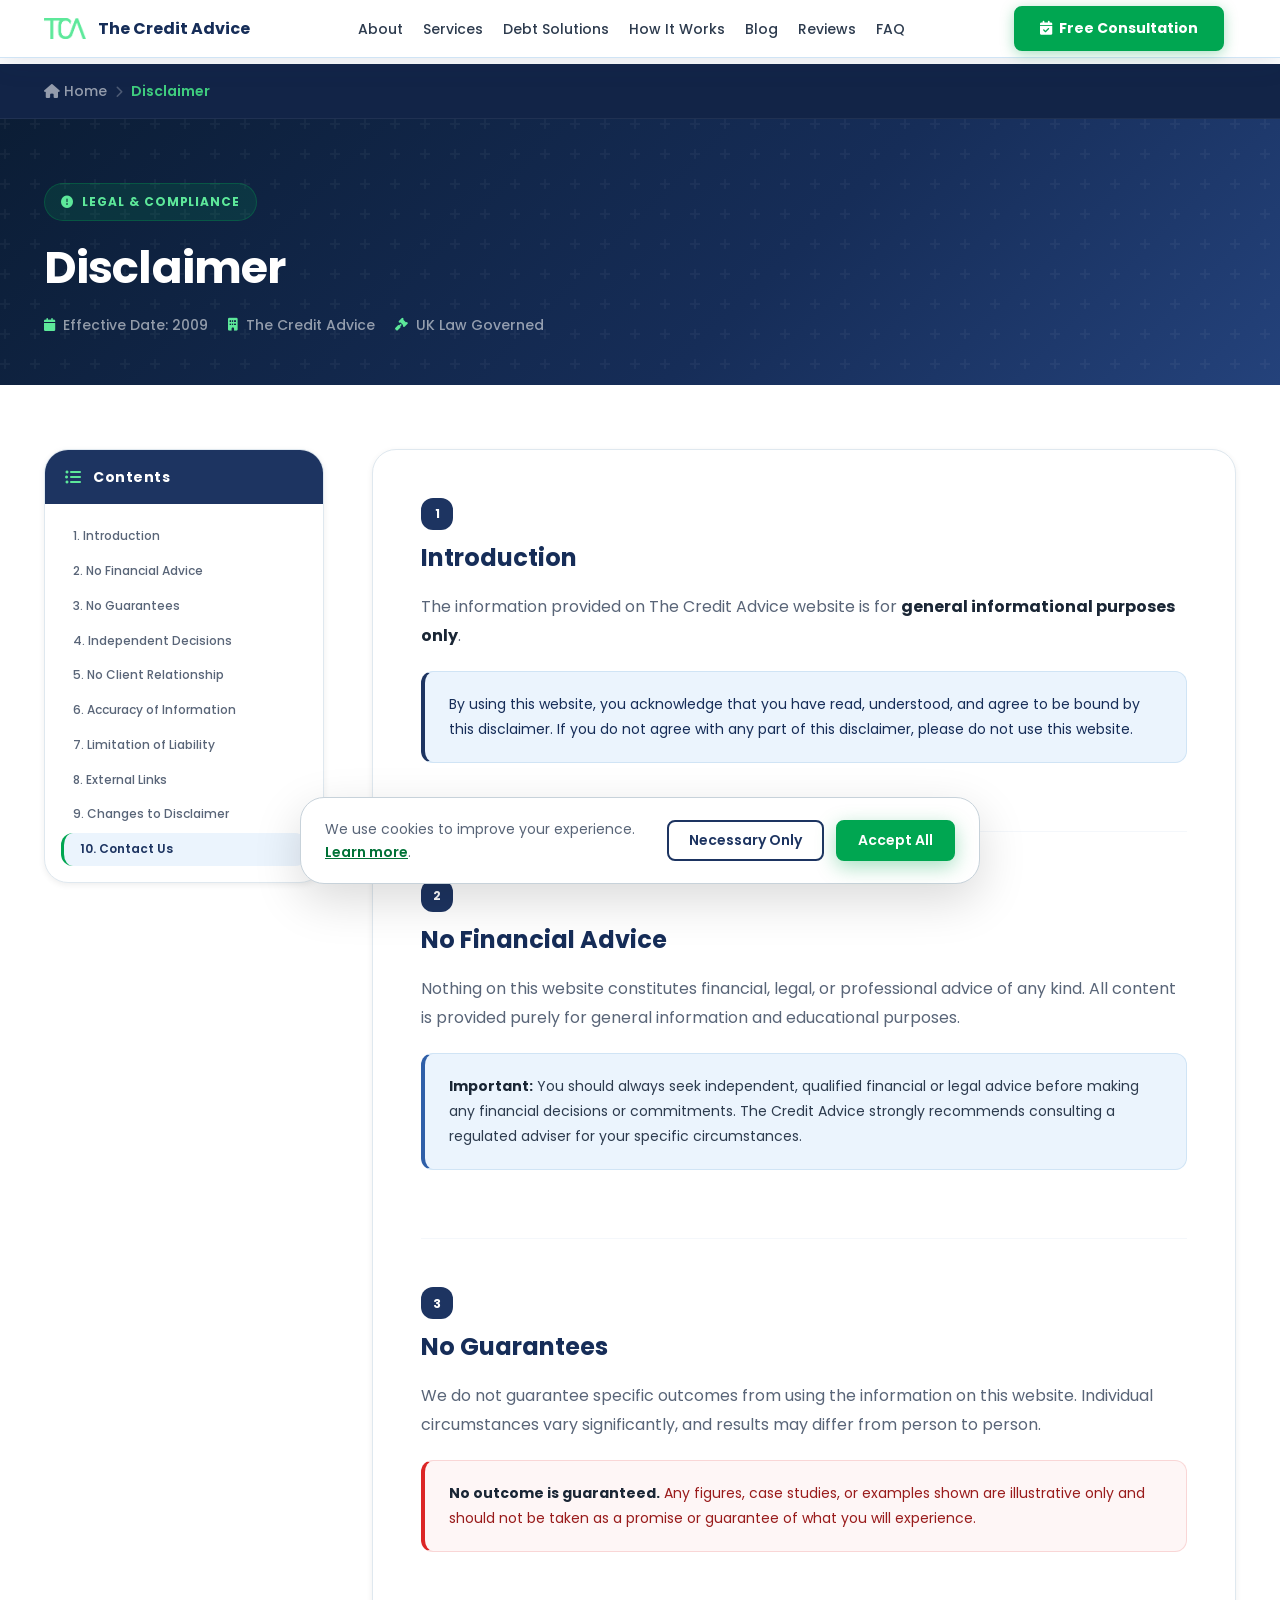
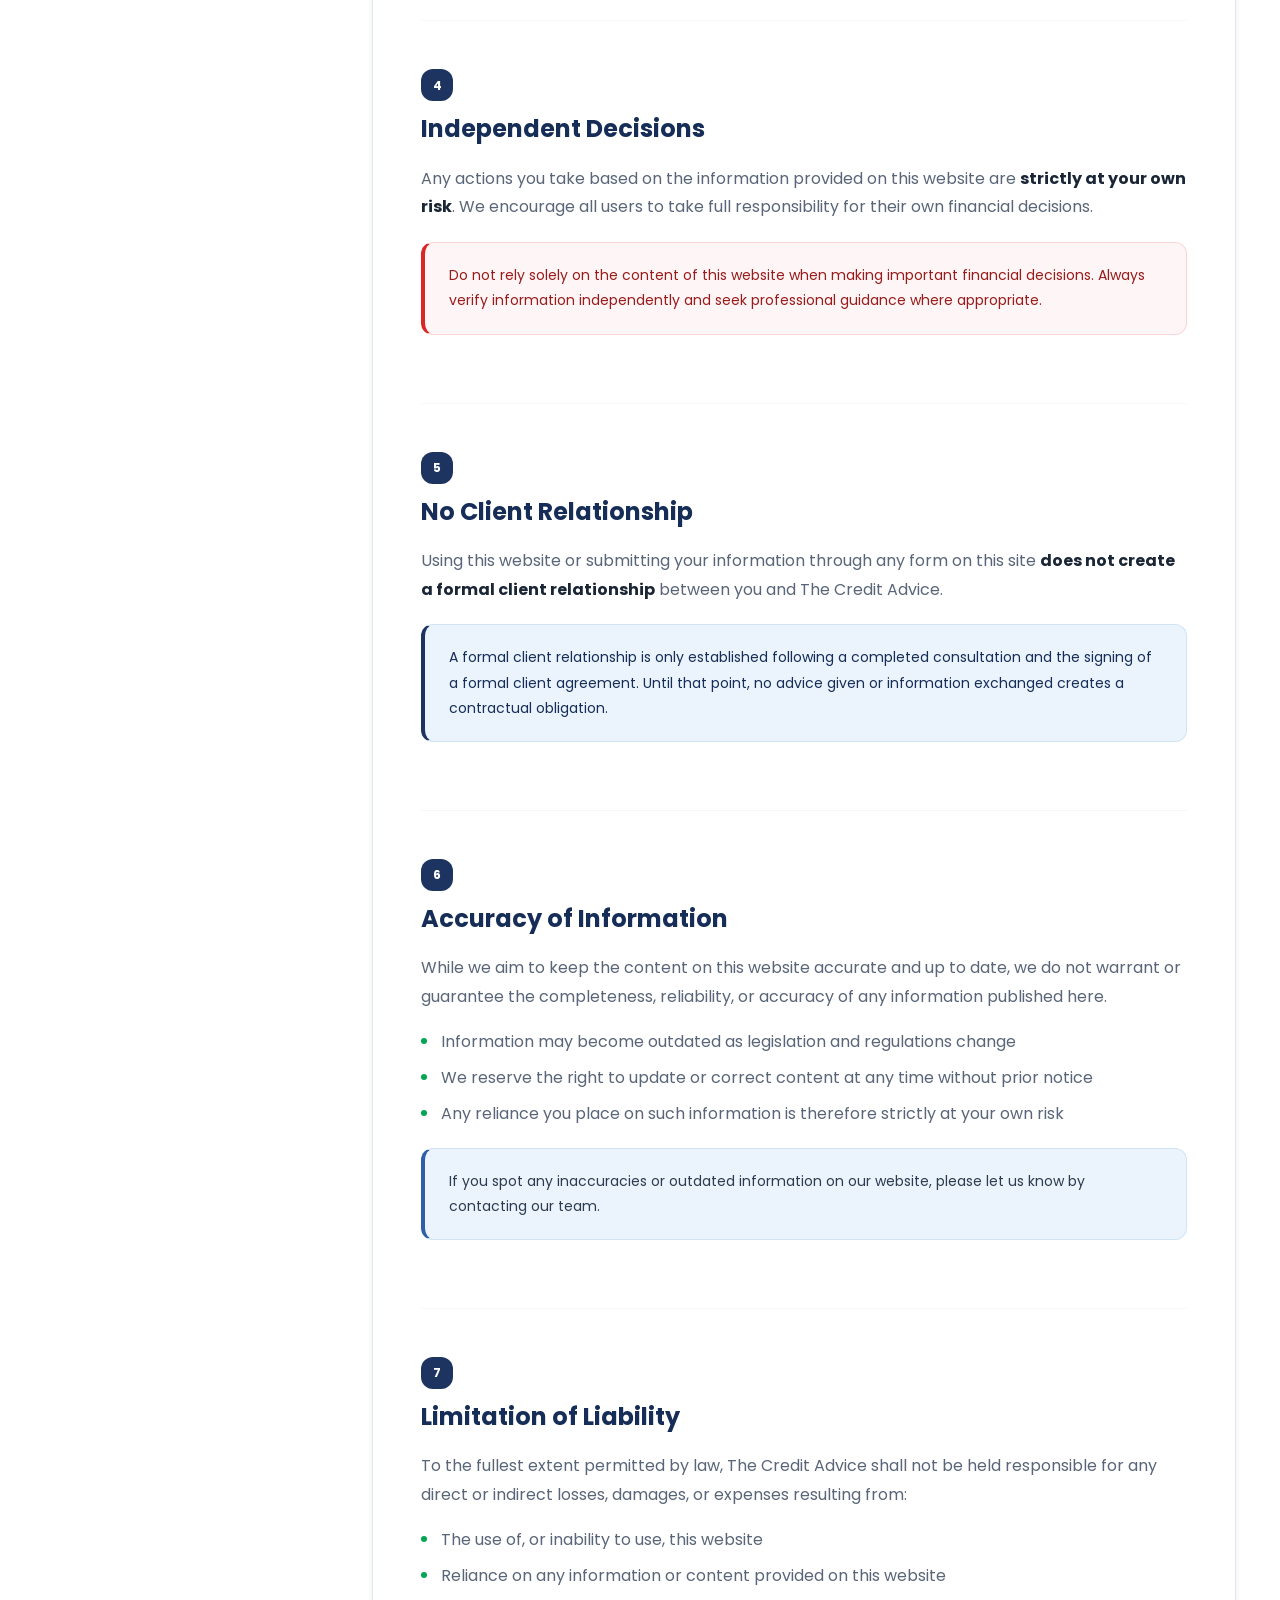
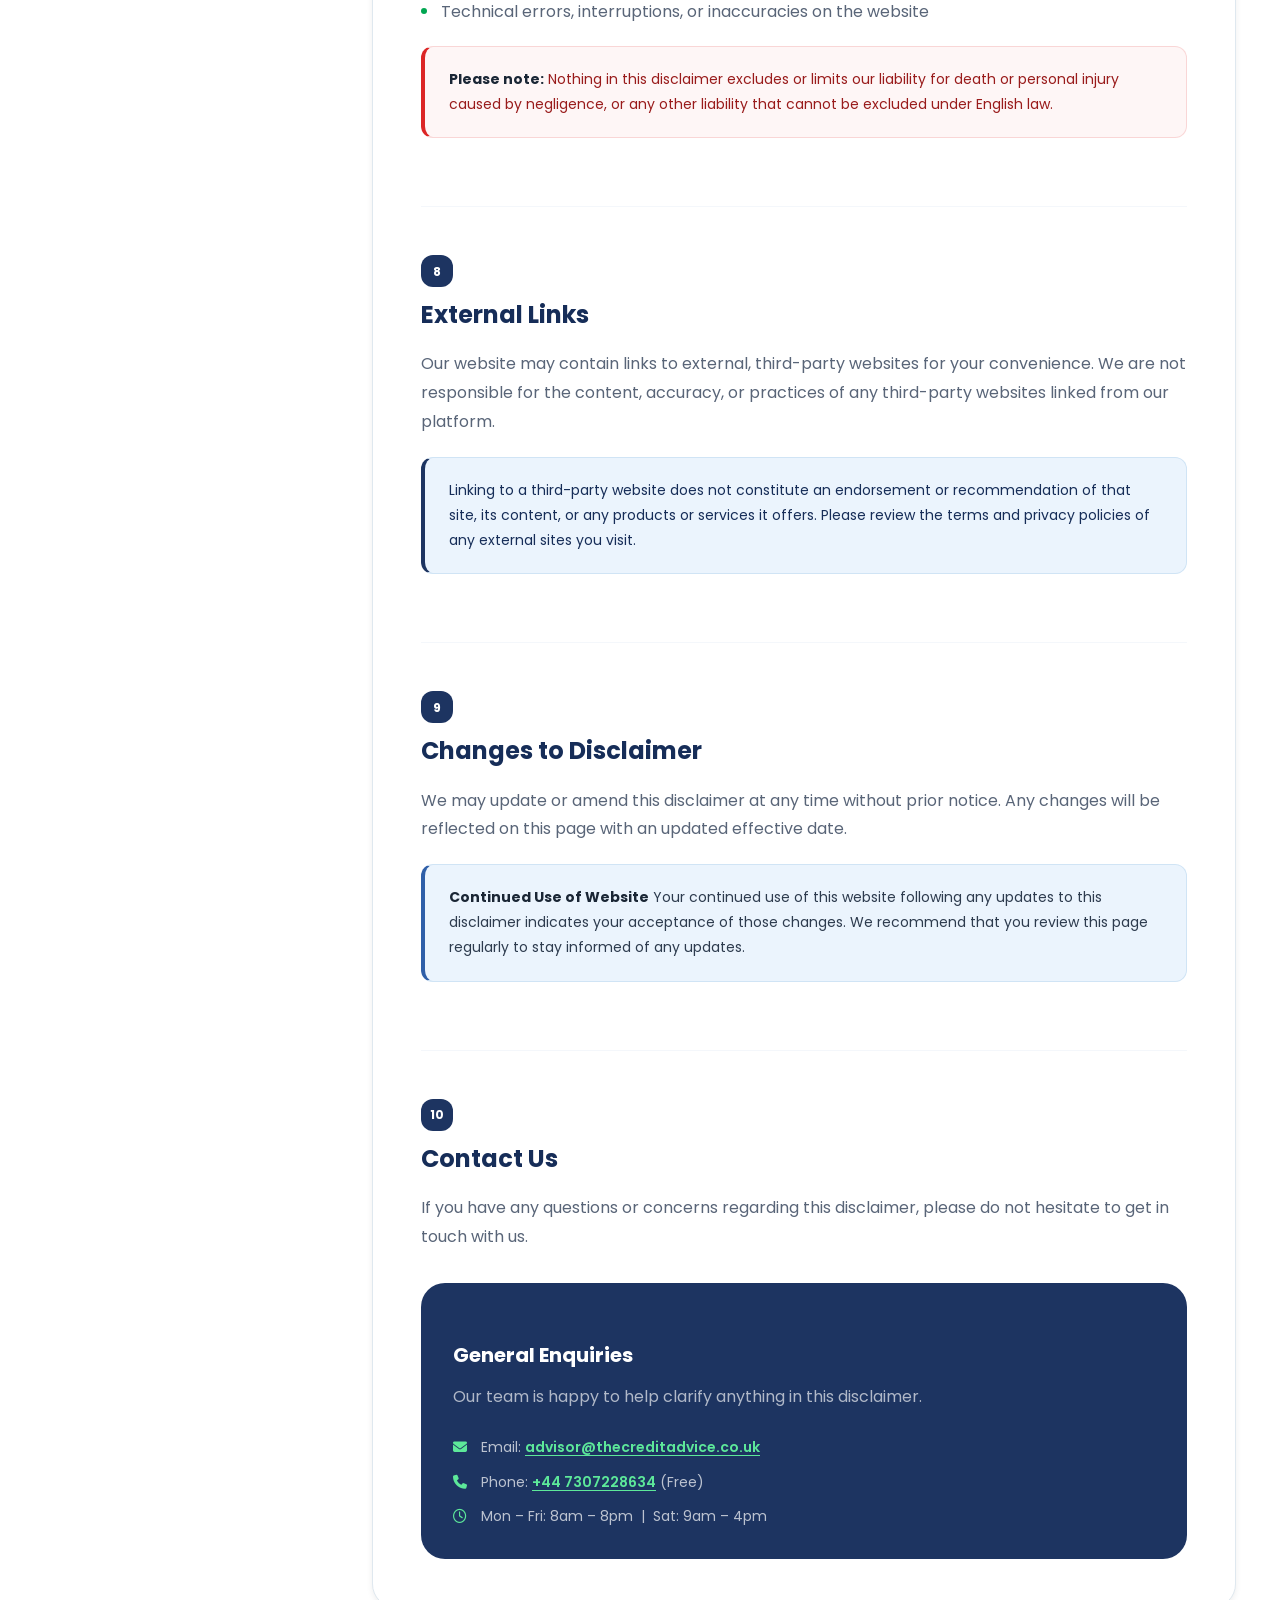
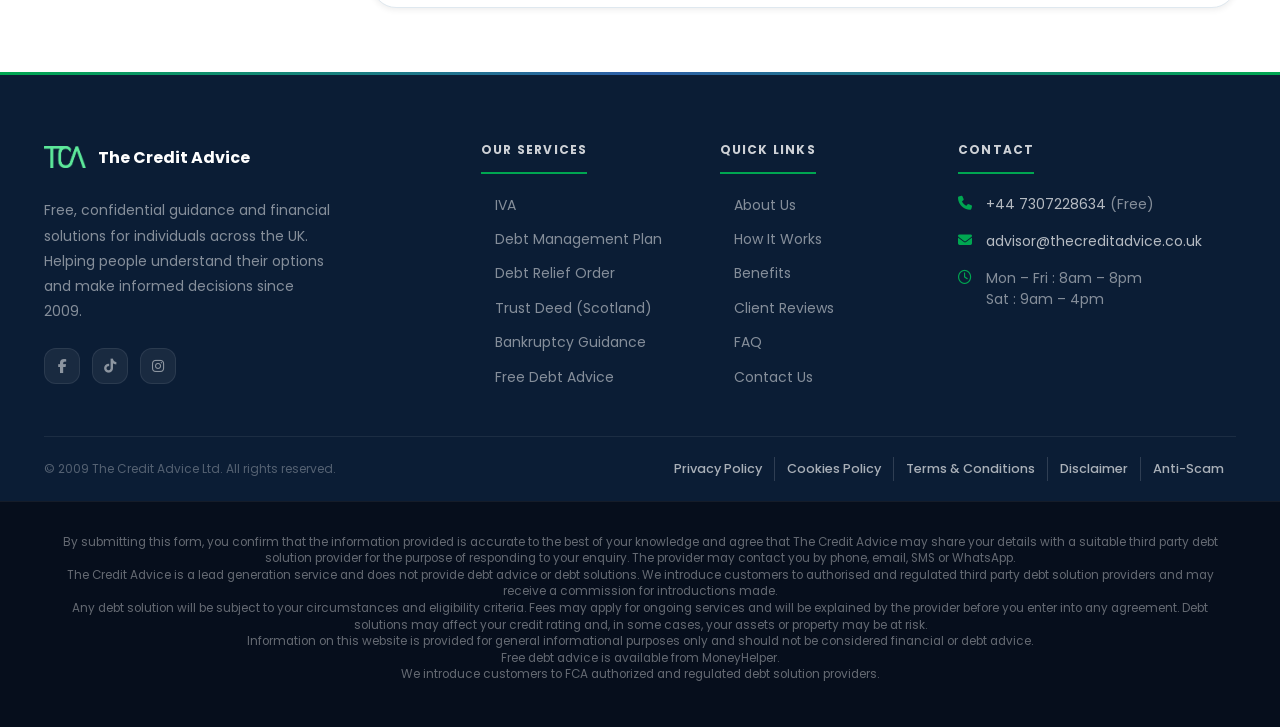
<file: pages/disclaimer.html>
﻿<!DOCTYPE html>
<html lang="en">
<head>
  <meta charset="UTF-8">
  <meta name="viewport" content="width=device-width, initial-scale=1.0">
  <meta name="description" content="The Credit Advice Disclaimer — important information about the use of our website and services.">
  <title>Disclaimer | The Credit Advice</title>
  <link rel="preconnect" href="https://fonts.googleapis.com">
  <link rel="preconnect" href="https://fonts.gstatic.com" crossorigin>
  <link href="https://fonts.googleapis.com/css2?family=Poppins:wght@400;500;600;700;800&display=swap" rel="stylesheet">
  <link rel="stylesheet" href="https://cdnjs.cloudflare.com/ajax/libs/font-awesome/6.5.0/css/all.min.css">
  <link rel="stylesheet" href="../css/style.css">
  <link rel="stylesheet" href="../css/legal-pages.css">
  <link rel="icon" type="image/svg+xml" href="../assets/images/favicon.svg" />
</head>
<body class="legal-page">

<!-- NAVBAR -->
<nav id="navbar" class="scrolled" aria-label="Main navigation">
  <div class="container">
    <div class="nav-inner">
      <a href="/" class="nav-logo" aria-label="The Credit Advice — Home">
        <img src="../assets/images/tca-logo.png" alt="The Credit Advice" class="nav-logo-img" aria-hidden="true">
        <div class="nav-logo-words">
          <span class="nav-logo-name">The Credit Advice</span>
        </div>
      </a>
      <ul class="nav-links" role="list">
        <li><a href="/#about">About</a></li>
        <li><a href="/#services">Services</a></li>
        <li><a href="/#debt-solutions">Debt Solutions</a></li>
        <li><a href="/#how-we-work">How It Works</a></li>
        <li><a href="../blog.html">Blog</a></li>
        <li><a href="/#testimonials">Reviews</a></li>
        <li><a href="/#faq">FAQ</a></li>
      </ul>
      <a href="/#contact" class="btn btn-green nav-cta">
        <i class="fa-solid fa-calendar-check" aria-hidden="true"></i>
        Free Consultation
      </a>
      <button class="nav-hamburger" id="nav-hamburger" aria-label="Open menu" aria-expanded="false" aria-controls="nav-mobile">
        <span></span><span></span><span></span>
      </button>
    </div>
  </div>
</nav>
<div class="nav-mobile" id="nav-mobile" role="dialog" aria-label="Mobile navigation">
  <div class="container">
    <a href="/#about">About Us</a>
    <a href="/#services">Our Services</a>
    <a href="/#debt-solutions">Debt Solutions</a>
    <a href="/#how-we-work">How It Works</a>
    <a href="../blog.html">Blog</a>
    <a href="/#benefits">Benefits</a>
    <a href="/#testimonials">Client Reviews</a>
    <a href="/#faq">FAQ</a>
    <a href="/#contact">Contact Us</a>
    <a href="tel:+447307228634" class="btn btn-green">
      <i class="fa-solid fa-phone" aria-hidden="true"></i> Call +44 7307228634
    </a>
  </div>
</div>

<!-- BREADCRUMB -->
<div class="breadcrumb-bar" style="margin-top:var(--nav-h)">
  <div class="container">
    <nav class="breadcrumb" aria-label="Breadcrumb">
      <a href="/"><i class="fa-solid fa-house" aria-hidden="true"></i> Home</a>
      <span class="breadcrumb-sep" aria-hidden="true"><i class="fa-solid fa-chevron-right"></i></span>
      <span class="breadcrumb-current">Disclaimer</span>
    </nav>
  </div>
</div>

<!-- HERO -->
<div class="legal-hero">
  <div class="container legal-hero-inner">
    <div class="legal-hero-tag"><i class="fa-solid fa-circle-exclamation" aria-hidden="true"></i> Legal &amp; Compliance</div>
    <h1>Disclaimer</h1>
    <div class="legal-hero-meta">
      <div class="legal-hero-meta-item"><i class="fa-solid fa-calendar" aria-hidden="true"></i> Effective Date: 2009</div>
      <div class="legal-hero-meta-item"><i class="fa-solid fa-building" aria-hidden="true"></i> The Credit Advice</div>
      <div class="legal-hero-meta-item"><i class="fa-solid fa-gavel" aria-hidden="true"></i> UK Law Governed</div>
    </div>
  </div>
</div>

<!-- CONTENT -->
<div class="container">
  <div class="legal-layout">

    <!-- TOC -->
    <aside class="toc-wrap">
      <div class="toc-card">
        <div class="toc-header">
          <i class="fa-solid fa-list-ul" aria-hidden="true"></i>
          <span>Contents</span>
        </div>
        <div class="toc-body">
          <nav class="toc-list" aria-label="Table of contents">
            <a href="#section-1" class="toc-item">1. Introduction</a>
            <a href="#section-2" class="toc-item">2. No Financial Advice</a>
            <a href="#section-3" class="toc-item">3. No Guarantees</a>
            <a href="#section-4" class="toc-item">4. Independent Decisions</a>
            <a href="#section-5" class="toc-item">5. No Client Relationship</a>
            <a href="#section-6" class="toc-item">6. Accuracy of Information</a>
            <a href="#section-7" class="toc-item">7. Limitation of Liability</a>
            <a href="#section-8" class="toc-item">8. External Links</a>
            <a href="#section-9" class="toc-item">9. Changes to Disclaimer</a>
            <a href="#section-10" class="toc-item">10. Contact Us</a>
          </nav>
        </div>
      </div>
    </aside>

    <!-- Main Content -->
    <main class="legal-content" id="main-content">

      <div class="legal-section" id="section-1">
        <div class="legal-section-num" aria-hidden="true">1</div>
        <h2>Introduction</h2>
        <p>The information provided on The Credit Advice website is for <strong>general informational purposes only</strong>.</p>
        <div class="legal-info-box">
          <p>By using this website, you acknowledge that you have read, understood, and agree to be bound by this disclaimer. If you do not agree with any part of this disclaimer, please do not use this website.</p>
        </div>
      </div>

      <div class="legal-section" id="section-2">
        <div class="legal-section-num" aria-hidden="true">2</div>
        <h2>No Financial Advice</h2>
        <p>Nothing on this website constitutes financial, legal, or professional advice of any kind. All content is provided purely for general information and educational purposes.</p>
        <div class="legal-gold-box">
          <p><strong>Important:</strong> You should always seek independent, qualified financial or legal advice before making any financial decisions or commitments. The Credit Advice strongly recommends consulting a regulated adviser for your specific circumstances.</p>
        </div>
      </div>

      <div class="legal-section" id="section-3">
        <div class="legal-section-num" aria-hidden="true">3</div>
        <h2>No Guarantees</h2>
        <p>We do not guarantee specific outcomes from using the information on this website. Individual circumstances vary significantly, and results may differ from person to person.</p>
        <div class="legal-warning-box">
          <p><strong>No outcome is guaranteed.</strong> Any figures, case studies, or examples shown are illustrative only and should not be taken as a promise or guarantee of what you will experience.</p>
        </div>
      </div>

      <div class="legal-section" id="section-4">
        <div class="legal-section-num" aria-hidden="true">4</div>
        <h2>Independent Decisions</h2>
        <p>Any actions you take based on the information provided on this website are <strong>strictly at your own risk</strong>. We encourage all users to take full responsibility for their own financial decisions.</p>
        <div class="legal-warning-box">
          <p>Do not rely solely on the content of this website when making important financial decisions. Always verify information independently and seek professional guidance where appropriate.</p>
        </div>
      </div>

      <div class="legal-section" id="section-5">
        <div class="legal-section-num" aria-hidden="true">5</div>
        <h2>No Client Relationship</h2>
        <p>Using this website or submitting your information through any form on this site <strong>does not create a formal client relationship</strong> between you and The Credit Advice.</p>
        <div class="legal-info-box">
          <p>A formal client relationship is only established following a completed consultation and the signing of a formal client agreement. Until that point, no advice given or information exchanged creates a contractual obligation.</p>
        </div>
      </div>

      <div class="legal-section" id="section-6">
        <div class="legal-section-num" aria-hidden="true">6</div>
        <h2>Accuracy of Information</h2>
        <p>While we aim to keep the content on this website accurate and up to date, we do not warrant or guarantee the completeness, reliability, or accuracy of any information published here.</p>
        <ul>
          <li>Information may become outdated as legislation and regulations change</li>
          <li>We reserve the right to update or correct content at any time without prior notice</li>
          <li>Any reliance you place on such information is therefore strictly at your own risk</li>
        </ul>
        <div class="legal-gold-box">
          <p>If you spot any inaccuracies or outdated information on our website, please let us know by contacting our team.</p>
        </div>
      </div>

      <div class="legal-section" id="section-7">
        <div class="legal-section-num" aria-hidden="true">7</div>
        <h2>Limitation of Liability</h2>
        <p>To the fullest extent permitted by law, The Credit Advice shall not be held responsible for any direct or indirect losses, damages, or expenses resulting from:</p>
        <ul>
          <li>The use of, or inability to use, this website</li>
          <li>Reliance on any information or content provided on this website</li>
          <li>Technical errors, interruptions, or inaccuracies on the website</li>
        </ul>
        <div class="legal-warning-box">
          <p><strong>Please note:</strong> Nothing in this disclaimer excludes or limits our liability for death or personal injury caused by negligence, or any other liability that cannot be excluded under English law.</p>
        </div>
      </div>

      <div class="legal-section" id="section-8">
        <div class="legal-section-num" aria-hidden="true">8</div>
        <h2>External Links</h2>
        <p>Our website may contain links to external, third-party websites for your convenience. We are not responsible for the content, accuracy, or practices of any third-party websites linked from our platform.</p>
        <div class="legal-info-box">
          <p>Linking to a third-party website does not constitute an endorsement or recommendation of that site, its content, or any products or services it offers. Please review the terms and privacy policies of any external sites you visit.</p>
        </div>
      </div>

      <div class="legal-section" id="section-9">
        <div class="legal-section-num" aria-hidden="true">9</div>
        <h2>Changes to Disclaimer</h2>
        <p>We may update or amend this disclaimer at any time without prior notice. Any changes will be reflected on this page with an updated effective date.</p>
        <div class="legal-gold-box">
          <p><strong>Continued Use of Website</strong> Your continued use of this website following any updates to this disclaimer indicates your acceptance of those changes. We recommend that you review this page regularly to stay informed of any updates.</p>
        </div>
      </div>

      <div class="legal-section" id="section-10">
        <div class="legal-section-num" aria-hidden="true">10</div>
        <h2>Contact Us</h2>
        <p>If you have any questions or concerns regarding this disclaimer, please do not hesitate to get in touch with us.</p>
        <div class="legal-contact-card">
          <h3>General Enquiries</h3>
          <p>Our team is happy to help clarify anything in this disclaimer.</p>
          <div class="legal-contact-methods">
            <div class="legal-contact-method"><i class="fa-solid fa-envelope" aria-hidden="true"></i><span>Email: <a href="mailto:advisor@thecreditadvice.co.uk">advisor@thecreditadvice.co.uk</a></span></div>
            <div class="legal-contact-method"><i class="fa-solid fa-phone" aria-hidden="true"></i><span>Phone: <a href="tel:+447307228634">+44 7307228634</a> (Free)</span></div>
            <div class="legal-contact-method"><i class="fa-regular fa-clock" aria-hidden="true"></i><span>Mon &ndash; Fri: 8am &ndash; 8pm &nbsp;|&nbsp; Sat: 9am &ndash; 4pm</span></div>
          </div>
        </div>
      </div>

    </main>
  </div>
</div>

<footer id="footer" aria-label="Site footer">
  <div class="container">
    <div class="footer-top">
      <div>
        <div class="f-logo">
          <img src="../assets/images/tca-logo.png" alt="The Credit Advice" class="f-logo-img" aria-hidden="true">
          <div>
            <div class="f-logo-name">The Credit Advice</div>
          </div>
        </div>
        <p class="f-desc">Free, confidential guidance and financial solutions for individuals across the UK. Helping people understand their options and make informed decisions since 2009.</p>
        <div class="f-socials" aria-label="Social media links">
          <a href="https://www.facebook.com/profile.php?id=61590652065274" class="f-social" aria-label="Facebook" target="_blank" rel="noopener noreferrer"><i class="fa-brands fa-facebook-f" aria-hidden="true"></i></a>
          <a href="https://www.tiktok.com/@user2695124747028?_r=1&_t=ZS-97JgbvBmDlX" class="f-social" aria-label="TikTok" target="_blank" rel="noopener noreferrer"><i class="fa-brands fa-tiktok" aria-hidden="true"></i></a>
          <a href="#" class="f-social" aria-label="Instagram"><i class="fa-brands fa-instagram" aria-hidden="true"></i></a>
        </div>
      </div>
      <div class="f-col">
        <h4>Our Services</h4>
        <ul class="f-links" role="list">
          <li><a href="/#debt-solutions"><i class="fa-solid fa-chevron-right" aria-hidden="true"></i> IVA</a></li>
          <li><a href="/#debt-solutions"><i class="fa-solid fa-chevron-right" aria-hidden="true"></i> Debt Management Plan</a></li>
          <li><a href="/#debt-solutions"><i class="fa-solid fa-chevron-right" aria-hidden="true"></i> Debt Relief Order</a></li>
          <li><a href="/#debt-solutions"><i class="fa-solid fa-chevron-right" aria-hidden="true"></i> Trust Deed (Scotland)</a></li>
          <li><a href="/#services"><i class="fa-solid fa-chevron-right" aria-hidden="true"></i> Bankruptcy Guidance</a></li>
          <li><a href="/#services"><i class="fa-solid fa-chevron-right" aria-hidden="true"></i> Free Debt Advice</a></li>
        </ul>
      </div>
      <div class="f-col">
        <h4>Quick Links</h4>
        <ul class="f-links" role="list">
          <li><a href="/#about"><i class="fa-solid fa-chevron-right" aria-hidden="true"></i> About Us</a></li>
          <li><a href="/#how-we-work"><i class="fa-solid fa-chevron-right" aria-hidden="true"></i> How It Works</a></li>
          <li><a href="/#benefits"><i class="fa-solid fa-chevron-right" aria-hidden="true"></i> Benefits</a></li>
          <li><a href="/#testimonials"><i class="fa-solid fa-chevron-right" aria-hidden="true"></i> Client Reviews</a></li>
          <li><a href="/#faq"><i class="fa-solid fa-chevron-right" aria-hidden="true"></i> FAQ</a></li>
          <li><a href="/#contact"><i class="fa-solid fa-chevron-right" aria-hidden="true"></i> Contact Us</a></li>
        </ul>
      </div>
      <div class="f-col">
        <h4>Contact</h4>
        <ul class="f-contact-items" role="list">
          <li class="f-contact-item"><i class="fa-solid fa-phone" aria-hidden="true"></i><span><a href="tel:+447307228634">+44 7307228634</a> (Free)</span></li>
          <li class="f-contact-item"><i class="fa-solid fa-envelope" aria-hidden="true"></i><span><a href="mailto:advisor@thecreditadvice.co.uk">advisor@thecreditadvice.co.uk</a></span></li>
          <li class="f-contact-item"><i class="fa-regular fa-clock" aria-hidden="true"></i><span>Mon &ndash; Fri : 8am &ndash; 8pm<br>Sat : 9am &ndash; 4pm</span></li>
        </ul>
      </div>
    </div>
    <div class="footer-bottom">
      <p class="f-copy">&copy; 2009 The Credit Advice Ltd. All rights reserved.</p>
      <nav class="f-bottom-links" aria-label="Legal links">
        <a href="privacy-policy.html">Privacy Policy</a>
        <a href="cookies-policy.html">Cookies Policy</a>
        <a href="terms-conditions.html">Terms &amp; Conditions</a>
        <a href="disclaimer.html">Disclaimer</a>
        <a href="anti-scam.html">Anti-Scam</a>
      </nav>
    </div>
  </div>
</footer>
<div class="site-disclaimer">
  <div class="container">
    <div class="sd-content">
      <p style="text-align: center;">
        By submitting this form, you confirm that the information provided is accurate to the best of your knowledge and agree that The Credit Advice may share your details with a suitable third party debt solution provider for the purpose of responding to your enquiry. The provider may contact you by phone, email, SMS or WhatsApp.<br>
        The Credit Advice is a lead generation service and does not provide debt advice or debt solutions. We introduce customers to authorised and regulated third party debt solution providers and may receive a commission for introductions made.<br>
        Any debt solution will be subject to your circumstances and eligibility criteria. Fees may apply for ongoing services and will be explained by the provider before you enter into any agreement. Debt solutions may affect your credit rating and, in some cases, your assets or property may be at risk.<br>
        Information on this website is provided for general informational purposes only and should not be considered financial or debt advice.<br>
        Free debt advice is available from MoneyHelper.<br>
        We introduce customers to FCA authorized and regulated debt solution providers.
      </p>
    </div>
  </div>
</div>

<button id="back-to-top" aria-label="Back to top"><i class="fa-solid fa-chevron-up" aria-hidden="true"></i></button>
<div id="cookie-banner" role="dialog" aria-label="Cookie consent">
  <div class="cookie-text">We use cookies to improve your experience. <a href="cookies-policy.html">Learn more</a>.</div>
  <div class="cookie-actions">
    <button id="cookie-decline" class="btn btn-outline-blue btn-sm">Necessary Only</button>
    <button id="cookie-accept" class="btn btn-green btn-sm">Accept All</button>
  </div>
</div>

<script src="../js/legal-pages.js"></script>
<script src="../js/nav-scroll.js" defer></script>
<script src="https://crm.bizzbuzzcreations.com/wit.js" data-tracking-id="wit_7dc47ee01b7d5008eb20a924" async></script>
</body>
</html>
</file>
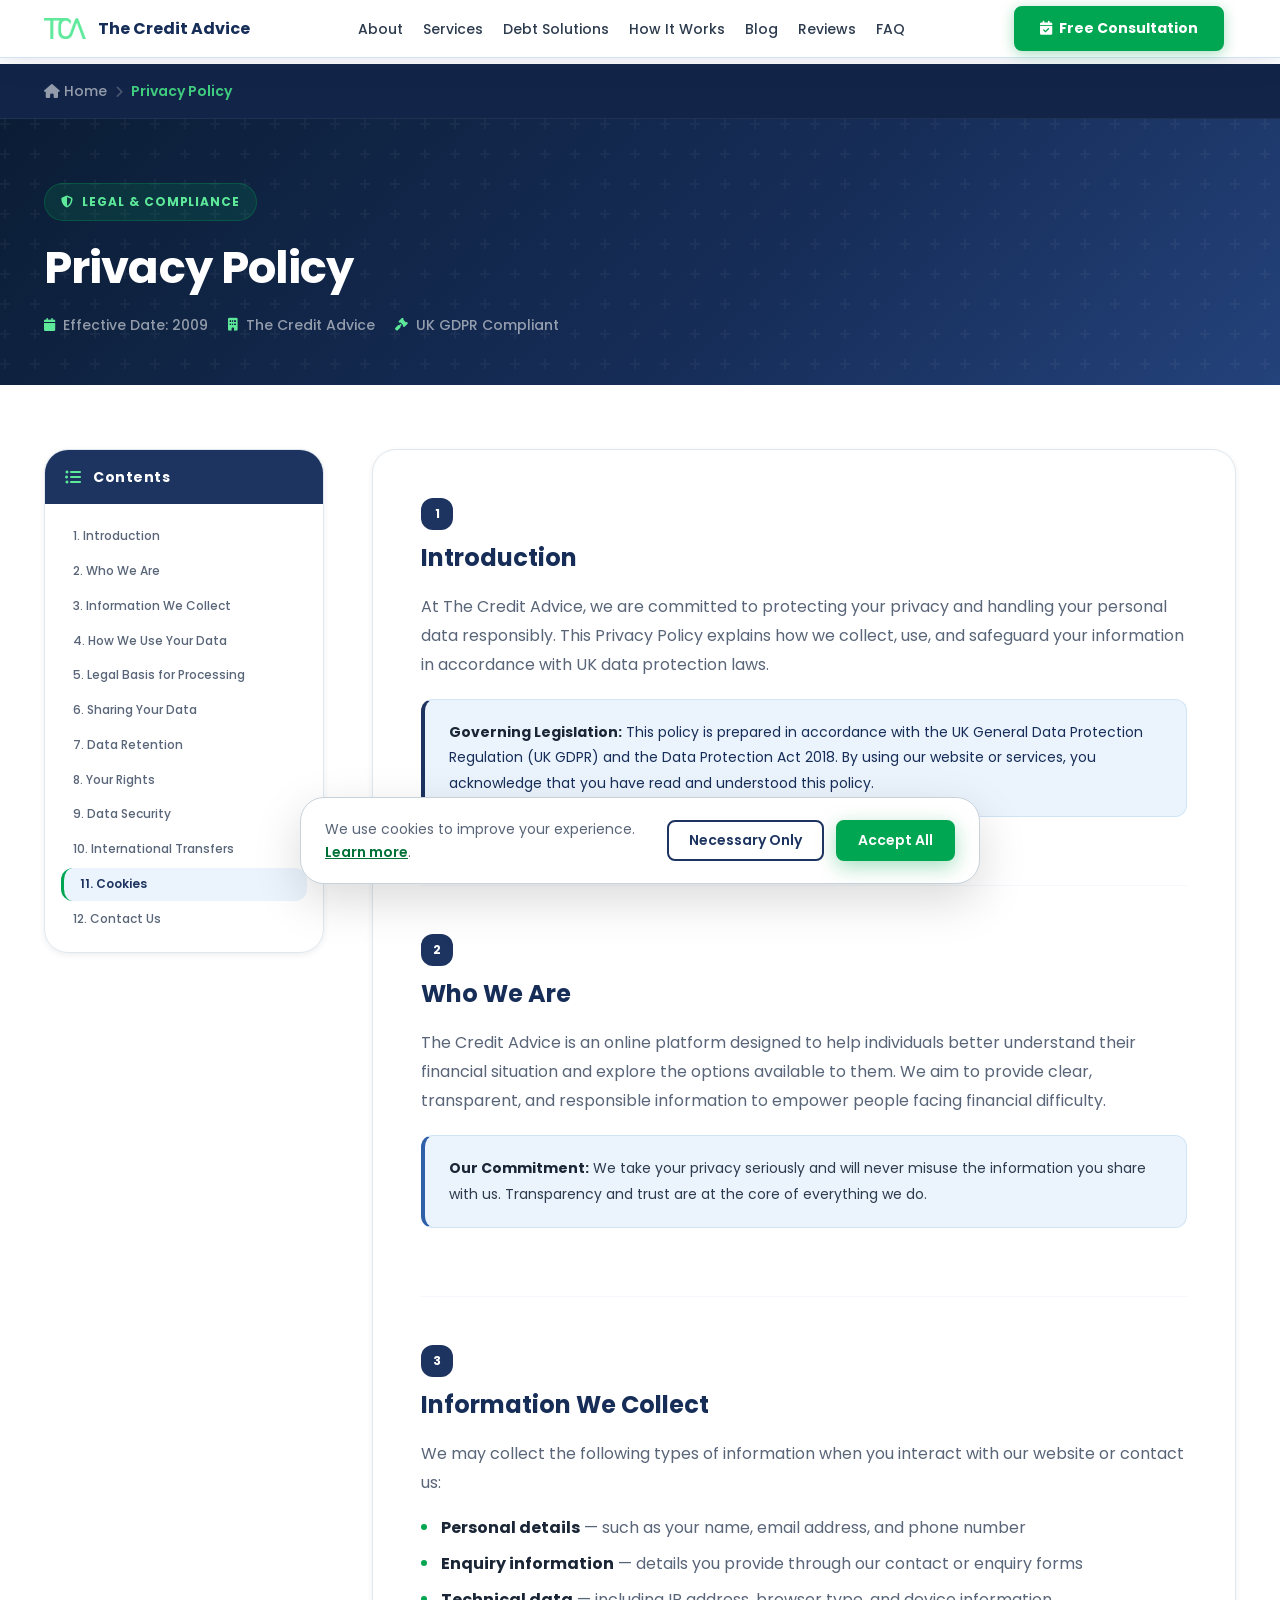
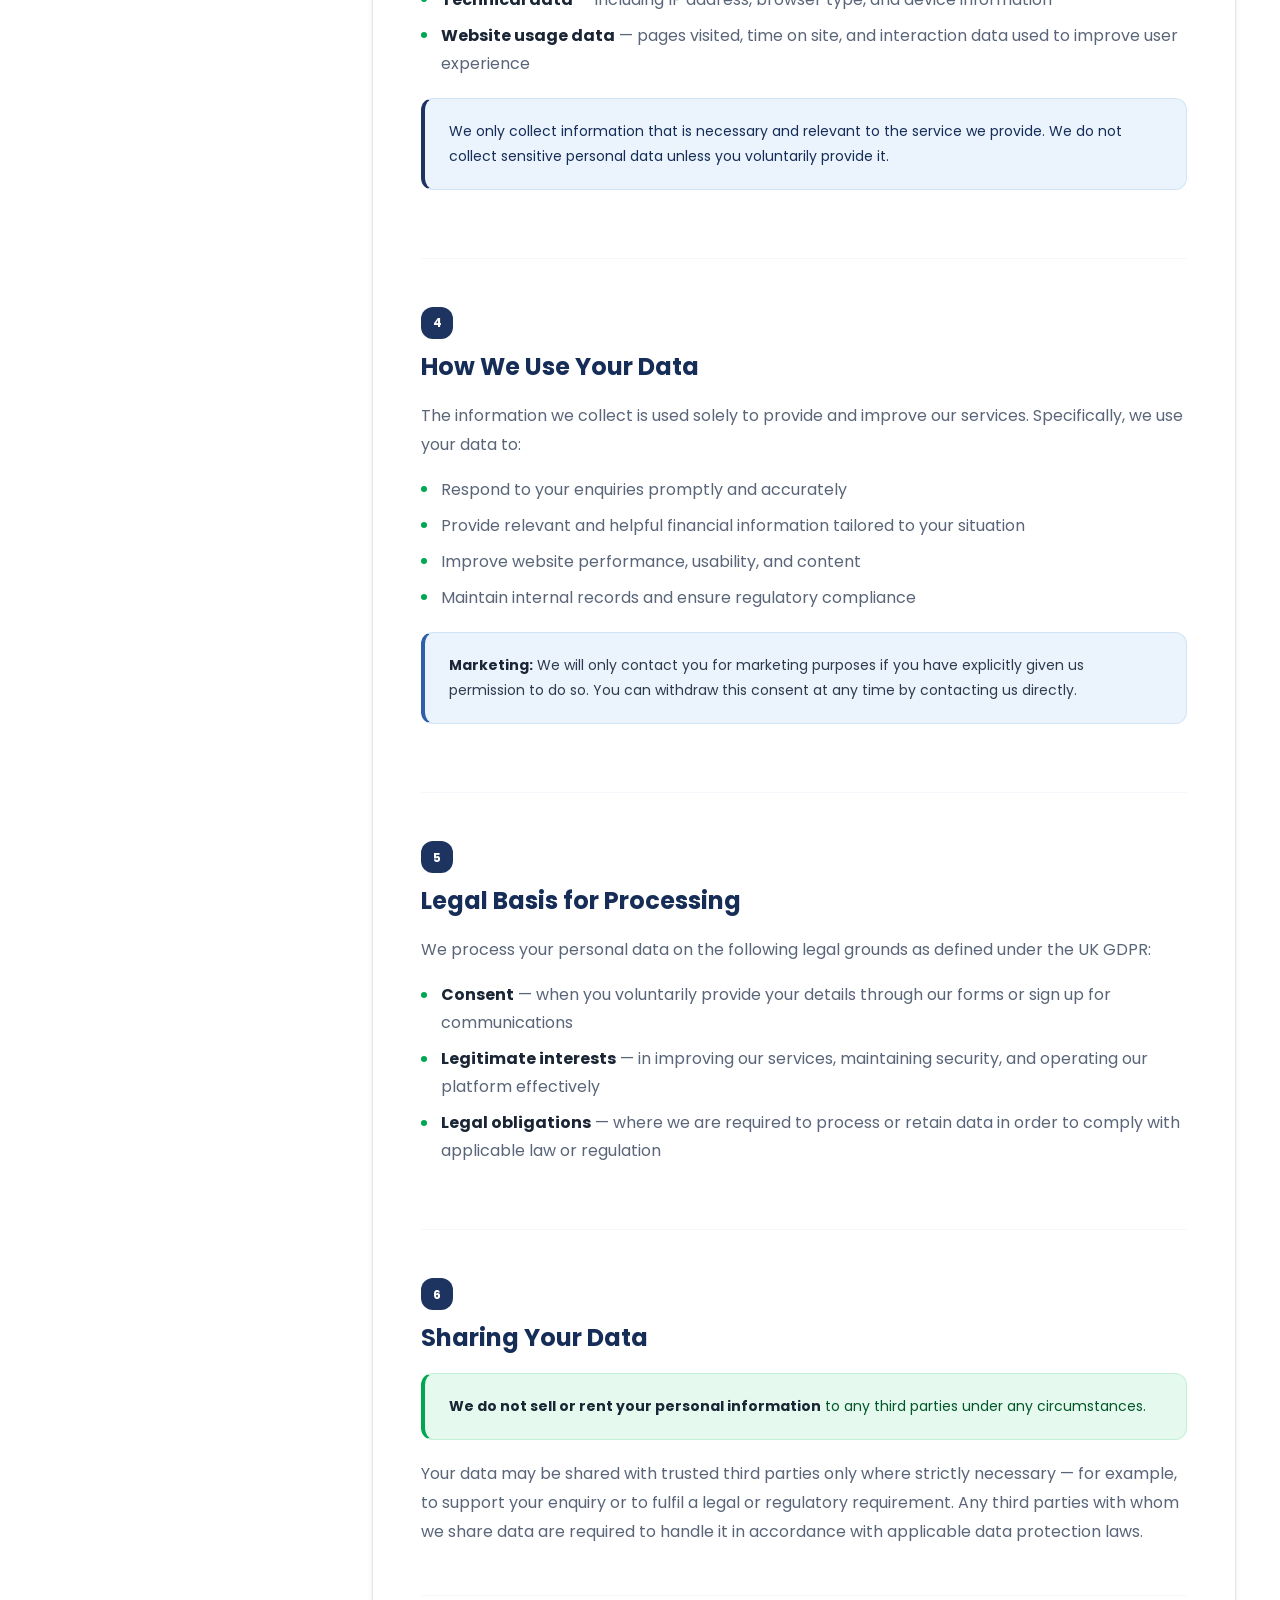
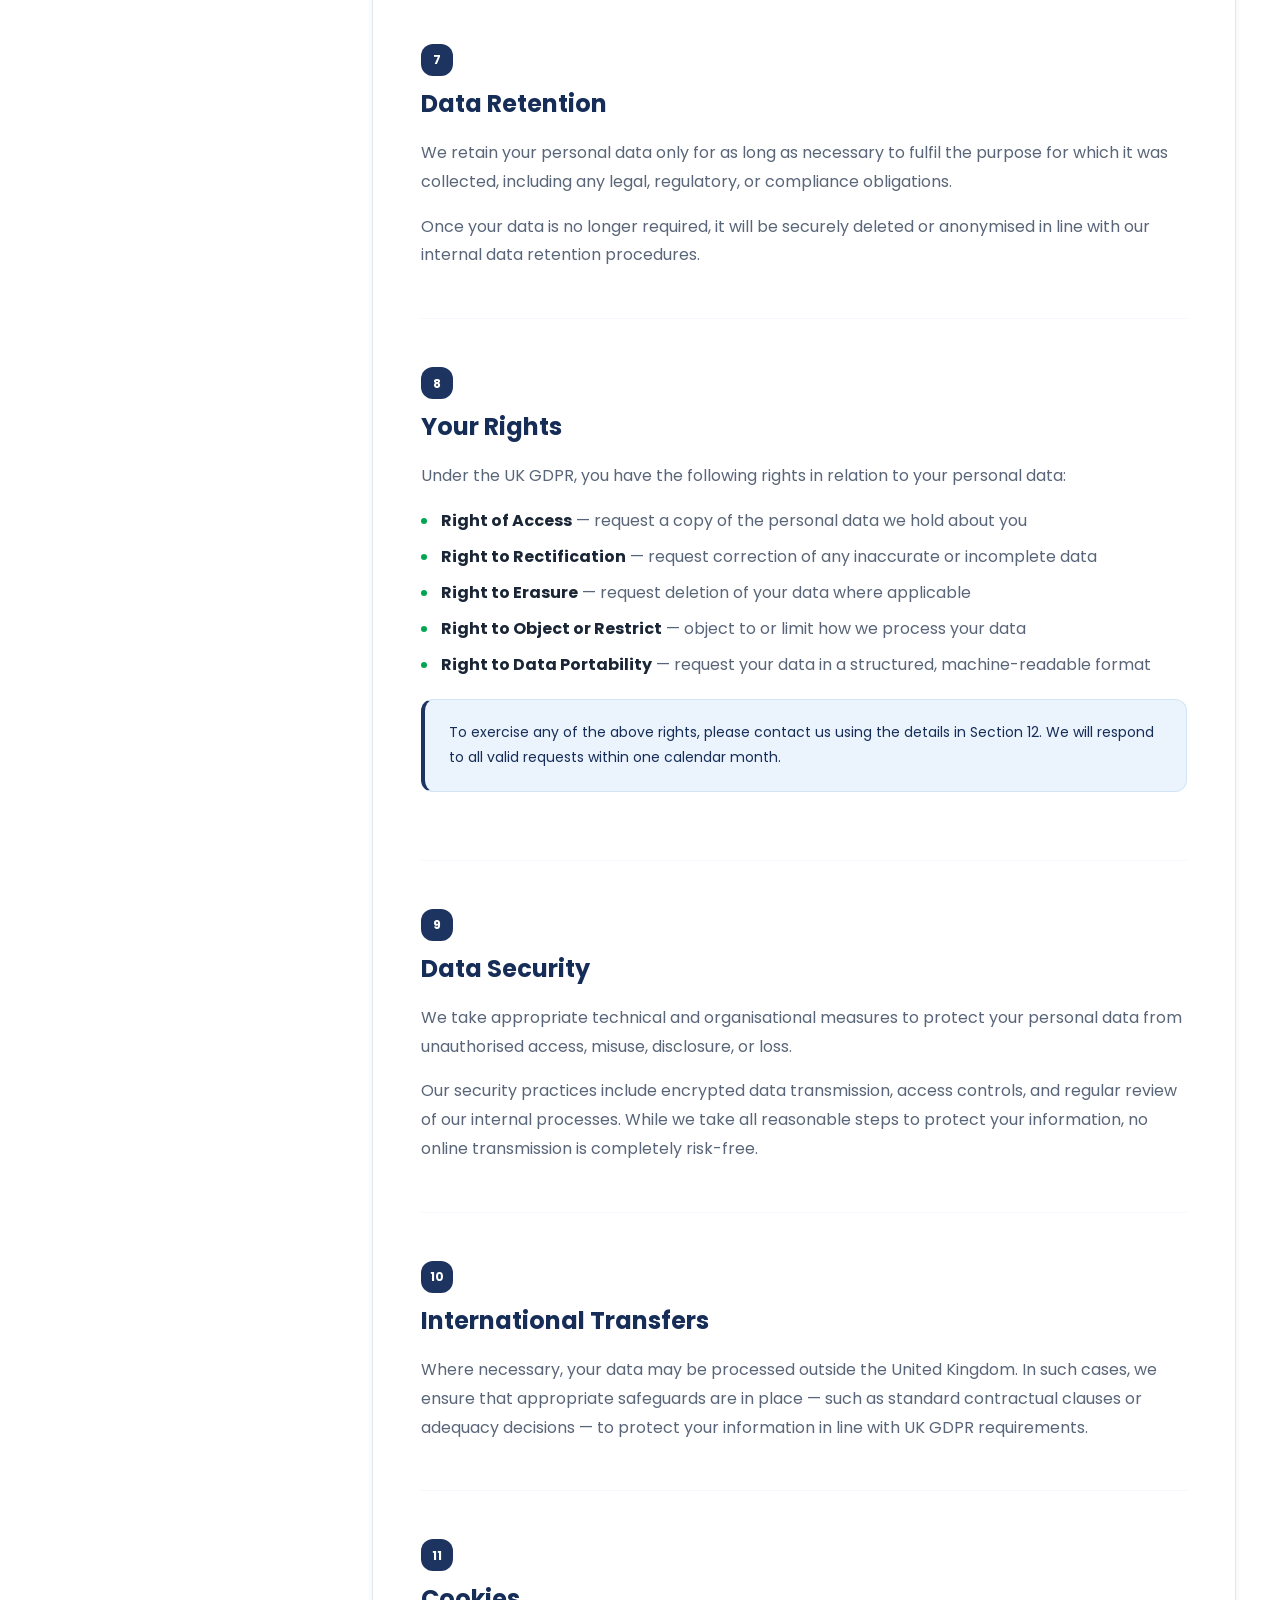
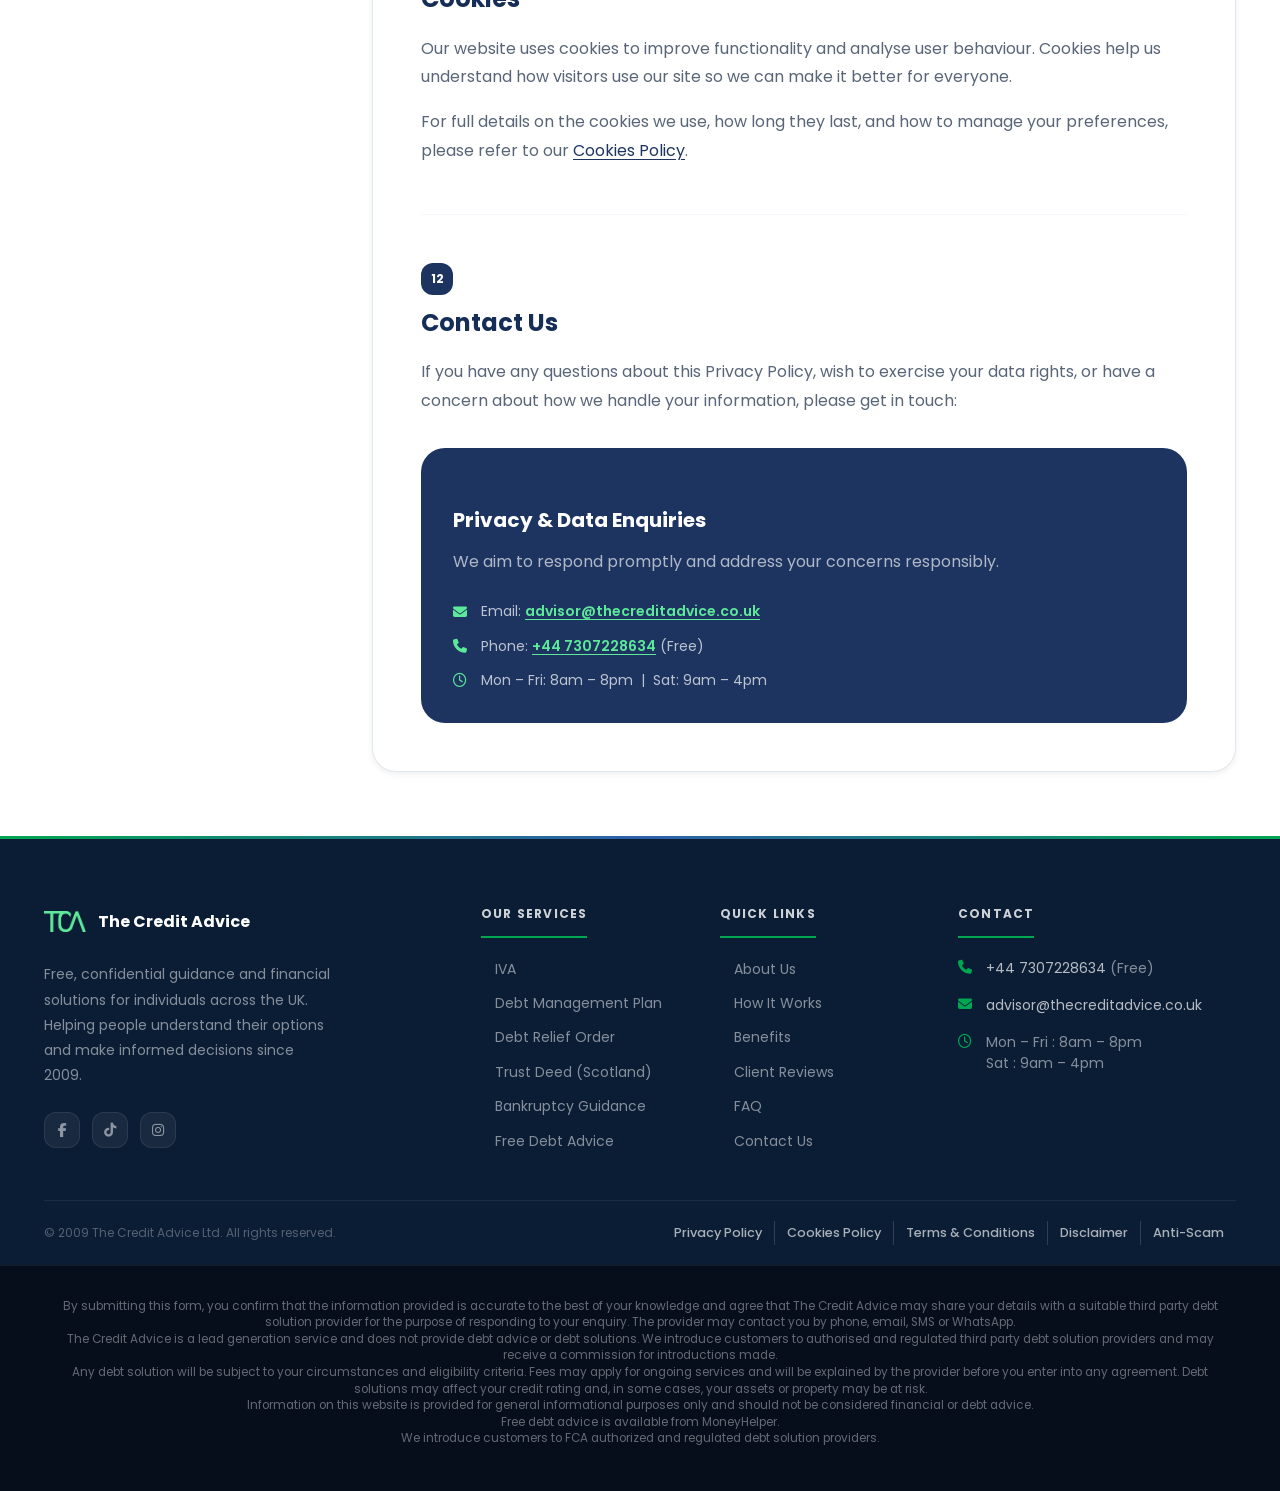
<file: pages/privacy-policy.html>
﻿<!DOCTYPE html>
<html lang="en">
<head>
  <meta charset="UTF-8">
  <meta name="viewport" content="width=device-width, initial-scale=1.0">
  <meta name="description" content="The Credit Advice Privacy Policy — how we collect, use and protect your personal data in accordance with UK GDPR.">
  <title>Privacy Policy | The Credit Advice</title>
  <link rel="preconnect" href="https://fonts.googleapis.com">
  <link rel="preconnect" href="https://fonts.gstatic.com" crossorigin>
  <link href="https://fonts.googleapis.com/css2?family=Poppins:wght@400;500;600;700;800&display=swap" rel="stylesheet">
  <link rel="stylesheet" href="https://cdnjs.cloudflare.com/ajax/libs/font-awesome/6.5.0/css/all.min.css">
  <link rel="stylesheet" href="../css/style.css">
  <link rel="stylesheet" href="../css/legal-pages.css">
  <link rel="icon" type="image/svg+xml" href="../assets/images/favicon.svg" />
</head>
<body class="legal-page">

<!-- NAVBAR -->
<nav id="navbar" class="scrolled" aria-label="Main navigation">
  <div class="container">
    <div class="nav-inner">
      <a href="/" class="nav-logo" aria-label="The Credit Advice — Home">
        <img src="../assets/images/tca-logo.png" alt="The Credit Advice" class="nav-logo-img" aria-hidden="true">
        <div class="nav-logo-words">
          <span class="nav-logo-name">The Credit Advice</span>
        </div>
      </a>
      <ul class="nav-links" role="list">
        <li><a href="/#about">About</a></li>
        <li><a href="/#services">Services</a></li>
        <li><a href="/#debt-solutions">Debt Solutions</a></li>
        <li><a href="/#how-we-work">How It Works</a></li>
        <li><a href="../blog.html">Blog</a></li>
        <li><a href="/#testimonials">Reviews</a></li>
        <li><a href="/#faq">FAQ</a></li>
      </ul>
      <a href="/#contact" class="btn btn-green nav-cta">
        <i class="fa-solid fa-calendar-check" aria-hidden="true"></i>
        Free Consultation
      </a>
      <button class="nav-hamburger" id="nav-hamburger" aria-label="Open menu" aria-expanded="false" aria-controls="nav-mobile">
        <span></span><span></span><span></span>
      </button>
    </div>
  </div>
</nav>
<div class="nav-mobile" id="nav-mobile" role="dialog" aria-label="Mobile navigation">
  <div class="container">
    <a href="/#about">About Us</a>
    <a href="/#services">Our Services</a>
    <a href="/#debt-solutions">Debt Solutions</a>
    <a href="/#how-we-work">How It Works</a>
    <a href="../blog.html">Blog</a>
    <a href="/#benefits">Benefits</a>
    <a href="/#testimonials">Client Reviews</a>
    <a href="/#faq">FAQ</a>
    <a href="/#contact">Contact Us</a>
    <a href="tel:+447307228634" class="btn btn-green">
      <i class="fa-solid fa-phone" aria-hidden="true"></i> Call +44 7307228634
    </a>
  </div>
</div>

<!-- BREADCRUMB -->
<div class="breadcrumb-bar" style="margin-top:var(--nav-h)">
  <div class="container">
    <nav class="breadcrumb" aria-label="Breadcrumb">
      <a href="/"><i class="fa-solid fa-house" aria-hidden="true"></i> Home</a>
      <span class="breadcrumb-sep" aria-hidden="true"><i class="fa-solid fa-chevron-right"></i></span>
      <span class="breadcrumb-current">Privacy Policy</span>
    </nav>
  </div>
</div>

<!-- HERO -->
<div class="legal-hero">
  <div class="container legal-hero-inner">
    <div class="legal-hero-tag"><i class="fa-solid fa-shield-halved" aria-hidden="true"></i> Legal &amp; Compliance</div>
    <h1>Privacy Policy</h1>
    <div class="legal-hero-meta">
      <div class="legal-hero-meta-item"><i class="fa-solid fa-calendar" aria-hidden="true"></i> Effective Date: 2009</div>
      <div class="legal-hero-meta-item"><i class="fa-solid fa-building" aria-hidden="true"></i> The Credit Advice</div>
      <div class="legal-hero-meta-item"><i class="fa-solid fa-gavel" aria-hidden="true"></i> UK GDPR Compliant</div>
    </div>
  </div>
</div>

<!-- CONTENT -->
<div class="container">
  <div class="legal-layout">

    <!-- TOC -->
    <aside class="toc-wrap">
      <div class="toc-card">
        <div class="toc-header">
          <i class="fa-solid fa-list-ul" aria-hidden="true"></i>
          <span>Contents</span>
        </div>
        <div class="toc-body">
          <nav class="toc-list" aria-label="Table of contents">
            <a href="#section-1" class="toc-item">1. Introduction</a>
            <a href="#section-2" class="toc-item">2. Who We Are</a>
            <a href="#section-3" class="toc-item">3. Information We Collect</a>
            <a href="#section-4" class="toc-item">4. How We Use Your Data</a>
            <a href="#section-5" class="toc-item">5. Legal Basis for Processing</a>
            <a href="#section-6" class="toc-item">6. Sharing Your Data</a>
            <a href="#section-7" class="toc-item">7. Data Retention</a>
            <a href="#section-8" class="toc-item">8. Your Rights</a>
            <a href="#section-9" class="toc-item">9. Data Security</a>
            <a href="#section-10" class="toc-item">10. International Transfers</a>
            <a href="#section-11" class="toc-item">11. Cookies</a>
            <a href="#section-12" class="toc-item">12. Contact Us</a>
          </nav>
        </div>
      </div>
    </aside>

    <!-- Main Content -->
    <main class="legal-content" id="main-content">

      <div class="legal-section" id="section-1">
        <div class="legal-section-num" aria-hidden="true">1</div>
        <h2>Introduction</h2>
        <p>At The Credit Advice, we are committed to protecting your privacy and handling your personal data responsibly. This Privacy Policy explains how we collect, use, and safeguard your information in accordance with UK data protection laws.</p>
        <div class="legal-info-box">
          <p><strong>Governing Legislation:</strong> This policy is prepared in accordance with the UK General Data Protection Regulation (UK GDPR) and the Data Protection Act 2018. By using our website or services, you acknowledge that you have read and understood this policy.</p>
        </div>
      </div>

      <div class="legal-section" id="section-2">
        <div class="legal-section-num" aria-hidden="true">2</div>
        <h2>Who We Are</h2>
        <p>The Credit Advice is an online platform designed to help individuals better understand their financial situation and explore the options available to them. We aim to provide clear, transparent, and responsible information to empower people facing financial difficulty.</p>
        <div class="legal-gold-box">
          <p><strong>Our Commitment:</strong> We take your privacy seriously and will never misuse the information you share with us. Transparency and trust are at the core of everything we do.</p>
        </div>
      </div>

      <div class="legal-section" id="section-3">
        <div class="legal-section-num" aria-hidden="true">3</div>
        <h2>Information We Collect</h2>
        <p>We may collect the following types of information when you interact with our website or contact us:</p>
        <ul>
          <li><strong>Personal details</strong> — such as your name, email address, and phone number</li>
          <li><strong>Enquiry information</strong> — details you provide through our contact or enquiry forms</li>
          <li><strong>Technical data</strong> — including IP address, browser type, and device information</li>
          <li><strong>Website usage data</strong> — pages visited, time on site, and interaction data used to improve user experience</li>
        </ul>
        <div class="legal-info-box">
          <p>We only collect information that is necessary and relevant to the service we provide. We do not collect sensitive personal data unless you voluntarily provide it.</p>
        </div>
      </div>

      <div class="legal-section" id="section-4">
        <div class="legal-section-num" aria-hidden="true">4</div>
        <h2>How We Use Your Data</h2>
        <p>The information we collect is used solely to provide and improve our services. Specifically, we use your data to:</p>
        <ul>
          <li>Respond to your enquiries promptly and accurately</li>
          <li>Provide relevant and helpful financial information tailored to your situation</li>
          <li>Improve website performance, usability, and content</li>
          <li>Maintain internal records and ensure regulatory compliance</li>
        </ul>
        <div class="legal-gold-box">
          <p><strong>Marketing:</strong> We will only contact you for marketing purposes if you have explicitly given us permission to do so. You can withdraw this consent at any time by contacting us directly.</p>
        </div>
      </div>

      <div class="legal-section" id="section-5">
        <div class="legal-section-num" aria-hidden="true">5</div>
        <h2>Legal Basis for Processing</h2>
        <p>We process your personal data on the following legal grounds as defined under the UK GDPR:</p>
        <ul>
          <li><strong>Consent</strong> — when you voluntarily provide your details through our forms or sign up for communications</li>
          <li><strong>Legitimate interests</strong> — in improving our services, maintaining security, and operating our platform effectively</li>
          <li><strong>Legal obligations</strong> — where we are required to process or retain data in order to comply with applicable law or regulation</li>
        </ul>
      </div>

      <div class="legal-section" id="section-6">
        <div class="legal-section-num" aria-hidden="true">6</div>
        <h2>Sharing Your Data</h2>
        <div class="legal-success-box">
          <p><strong>We do not sell or rent your personal information</strong> to any third parties under any circumstances.</p>
        </div>
        <p>Your data may be shared with trusted third parties only where strictly necessary — for example, to support your enquiry or to fulfil a legal or regulatory requirement. Any third parties with whom we share data are required to handle it in accordance with applicable data protection laws.</p>
      </div>

      <div class="legal-section" id="section-7">
        <div class="legal-section-num" aria-hidden="true">7</div>
        <h2>Data Retention</h2>
        <p>We retain your personal data only for as long as necessary to fulfil the purpose for which it was collected, including any legal, regulatory, or compliance obligations.</p>
        <p>Once your data is no longer required, it will be securely deleted or anonymised in line with our internal data retention procedures.</p>
      </div>

      <div class="legal-section" id="section-8">
        <div class="legal-section-num" aria-hidden="true">8</div>
        <h2>Your Rights</h2>
        <p>Under the UK GDPR, you have the following rights in relation to your personal data:</p>
        <ul>
          <li><strong>Right of Access</strong> — request a copy of the personal data we hold about you</li>
          <li><strong>Right to Rectification</strong> — request correction of any inaccurate or incomplete data</li>
          <li><strong>Right to Erasure</strong> — request deletion of your data where applicable</li>
          <li><strong>Right to Object or Restrict</strong> — object to or limit how we process your data</li>
          <li><strong>Right to Data Portability</strong> — request your data in a structured, machine-readable format</li>
        </ul>
        <div class="legal-info-box">
          <p>To exercise any of the above rights, please contact us using the details in Section 12. We will respond to all valid requests within one calendar month.</p>
        </div>
      </div>

      <div class="legal-section" id="section-9">
        <div class="legal-section-num" aria-hidden="true">9</div>
        <h2>Data Security</h2>
        <p>We take appropriate technical and organisational measures to protect your personal data from unauthorised access, misuse, disclosure, or loss.</p>
        <p>Our security practices include encrypted data transmission, access controls, and regular review of our internal processes. While we take all reasonable steps to protect your information, no online transmission is completely risk-free.</p>
      </div>

      <div class="legal-section" id="section-10">
        <div class="legal-section-num" aria-hidden="true">10</div>
        <h2>International Transfers</h2>
        <p>Where necessary, your data may be processed outside the United Kingdom. In such cases, we ensure that appropriate safeguards are in place — such as standard contractual clauses or adequacy decisions — to protect your information in line with UK GDPR requirements.</p>
      </div>

      <div class="legal-section" id="section-11">
        <div class="legal-section-num" aria-hidden="true">11</div>
        <h2>Cookies</h2>
        <p>Our website uses cookies to improve functionality and analyse user behaviour. Cookies help us understand how visitors use our site so we can make it better for everyone.</p>
        <p>For full details on the cookies we use, how long they last, and how to manage your preferences, please refer to our <a href="cookies-policy.html">Cookies Policy</a>.</p>
      </div>

      <div class="legal-section" id="section-12">
        <div class="legal-section-num" aria-hidden="true">12</div>
        <h2>Contact Us</h2>
        <p>If you have any questions about this Privacy Policy, wish to exercise your data rights, or have a concern about how we handle your information, please get in touch:</p>
        <div class="legal-contact-card">
          <h3>Privacy &amp; Data Enquiries</h3>
          <p>We aim to respond promptly and address your concerns responsibly.</p>
          <div class="legal-contact-methods">
            <div class="legal-contact-method"><i class="fa-solid fa-envelope" aria-hidden="true"></i><span>Email: <a href="mailto:advisor@thecreditadvice.co.uk">advisor@thecreditadvice.co.uk</a></span></div>
            <div class="legal-contact-method"><i class="fa-solid fa-phone" aria-hidden="true"></i><span>Phone: <a href="tel:+447307228634">+44 7307228634</a> (Free)</span></div>
            <div class="legal-contact-method"><i class="fa-regular fa-clock" aria-hidden="true"></i><span>Mon &ndash; Fri: 8am &ndash; 8pm &nbsp;|&nbsp; Sat: 9am &ndash; 4pm</span></div>
          </div>
        </div>
      </div>

    </main>
  </div>
</div>

<footer id="footer" aria-label="Site footer">
  <div class="container">
    <div class="footer-top">
      <div>
        <div class="f-logo">
          <img src="../assets/images/tca-logo.png" alt="The Credit Advice" class="f-logo-img" aria-hidden="true">
          <div>
            <div class="f-logo-name">The Credit Advice</div>
          </div>
        </div>
        <p class="f-desc">Free, confidential guidance and financial solutions for individuals across the UK. Helping people understand their options and make informed decisions since 2009.</p>
        <div class="f-socials" aria-label="Social media links">
          <a href="https://www.facebook.com/profile.php?id=61590652065274" class="f-social" aria-label="Facebook" target="_blank" rel="noopener noreferrer"><i class="fa-brands fa-facebook-f" aria-hidden="true"></i></a>
          <a href="https://www.tiktok.com/@user2695124747028?_r=1&_t=ZS-97JgbvBmDlX" class="f-social" aria-label="TikTok" target="_blank" rel="noopener noreferrer"><i class="fa-brands fa-tiktok" aria-hidden="true"></i></a>
          <a href="#" class="f-social" aria-label="Instagram"><i class="fa-brands fa-instagram" aria-hidden="true"></i></a>
        </div>
      </div>
      <div class="f-col">
        <h4>Our Services</h4>
        <ul class="f-links" role="list">
          <li><a href="/#debt-solutions"><i class="fa-solid fa-chevron-right" aria-hidden="true"></i> IVA</a></li>
          <li><a href="/#debt-solutions"><i class="fa-solid fa-chevron-right" aria-hidden="true"></i> Debt Management Plan</a></li>
          <li><a href="/#debt-solutions"><i class="fa-solid fa-chevron-right" aria-hidden="true"></i> Debt Relief Order</a></li>
          <li><a href="/#debt-solutions"><i class="fa-solid fa-chevron-right" aria-hidden="true"></i> Trust Deed (Scotland)</a></li>
          <li><a href="/#services"><i class="fa-solid fa-chevron-right" aria-hidden="true"></i> Bankruptcy Guidance</a></li>
          <li><a href="/#services"><i class="fa-solid fa-chevron-right" aria-hidden="true"></i> Free Debt Advice</a></li>
        </ul>
      </div>
      <div class="f-col">
        <h4>Quick Links</h4>
        <ul class="f-links" role="list">
          <li><a href="/#about"><i class="fa-solid fa-chevron-right" aria-hidden="true"></i> About Us</a></li>
          <li><a href="/#how-we-work"><i class="fa-solid fa-chevron-right" aria-hidden="true"></i> How It Works</a></li>
          <li><a href="/#benefits"><i class="fa-solid fa-chevron-right" aria-hidden="true"></i> Benefits</a></li>
          <li><a href="/#testimonials"><i class="fa-solid fa-chevron-right" aria-hidden="true"></i> Client Reviews</a></li>
          <li><a href="/#faq"><i class="fa-solid fa-chevron-right" aria-hidden="true"></i> FAQ</a></li>
          <li><a href="/#contact"><i class="fa-solid fa-chevron-right" aria-hidden="true"></i> Contact Us</a></li>
        </ul>
      </div>
      <div class="f-col">
        <h4>Contact</h4>
        <ul class="f-contact-items" role="list">
          <li class="f-contact-item"><i class="fa-solid fa-phone" aria-hidden="true"></i><span><a href="tel:+447307228634">+44 7307228634</a> (Free)</span></li>
          <li class="f-contact-item"><i class="fa-solid fa-envelope" aria-hidden="true"></i><span><a href="mailto:advisor@thecreditadvice.co.uk">advisor@thecreditadvice.co.uk</a></span></li>
          <li class="f-contact-item"><i class="fa-regular fa-clock" aria-hidden="true"></i><span>Mon &ndash; Fri : 8am &ndash; 8pm<br>Sat : 9am &ndash; 4pm</span></li>
        </ul>
      </div>
    </div>
    <div class="footer-bottom">
      <p class="f-copy">&copy; 2009 The Credit Advice Ltd. All rights reserved.</p>
      <nav class="f-bottom-links" aria-label="Legal links">
        <a href="privacy-policy.html">Privacy Policy</a>
        <a href="cookies-policy.html">Cookies Policy</a>
        <a href="terms-conditions.html">Terms &amp; Conditions</a>
        <a href="disclaimer.html">Disclaimer</a>
        <a href="anti-scam.html">Anti-Scam</a>
      </nav>
    </div>
  </div>
</footer>

<div class="site-disclaimer">
  <div class="container">
    <div class="sd-content">
      <p style="text-align: center;">
        By submitting this form, you confirm that the information provided is accurate to the best of your knowledge and agree that The Credit Advice may share your details with a suitable third party debt solution provider for the purpose of responding to your enquiry. The provider may contact you by phone, email, SMS or WhatsApp.<br>
        The Credit Advice is a lead generation service and does not provide debt advice or debt solutions. We introduce customers to authorised and regulated third party debt solution providers and may receive a commission for introductions made.<br>
        Any debt solution will be subject to your circumstances and eligibility criteria. Fees may apply for ongoing services and will be explained by the provider before you enter into any agreement. Debt solutions may affect your credit rating and, in some cases, your assets or property may be at risk.<br>
        Information on this website is provided for general informational purposes only and should not be considered financial or debt advice.<br>
        Free debt advice is available from MoneyHelper.<br>
        We introduce customers to FCA authorized and regulated debt solution providers.
      </p>
    </div>
  </div>
</div>

<button id="back-to-top" aria-label="Back to top"><i class="fa-solid fa-chevron-up" aria-hidden="true"></i></button>
<div id="cookie-banner" role="dialog" aria-label="Cookie consent">
  <div class="cookie-text">We use cookies to improve your experience. <a href="cookies-policy.html">Learn more</a>.</div>
  <div class="cookie-actions">
    <button id="cookie-decline" class="btn btn-outline-blue btn-sm">Necessary Only</button>
    <button id="cookie-accept" class="btn btn-green btn-sm">Accept All</button>
  </div>
</div>

<script src="../js/legal-pages.js"></script>
<script src="../js/nav-scroll.js" defer></script>
<script src="https://crm.bizzbuzzcreations.com/wit.js" data-tracking-id="wit_7dc47ee01b7d5008eb20a924" async></script>
</body>
</html>
</file>
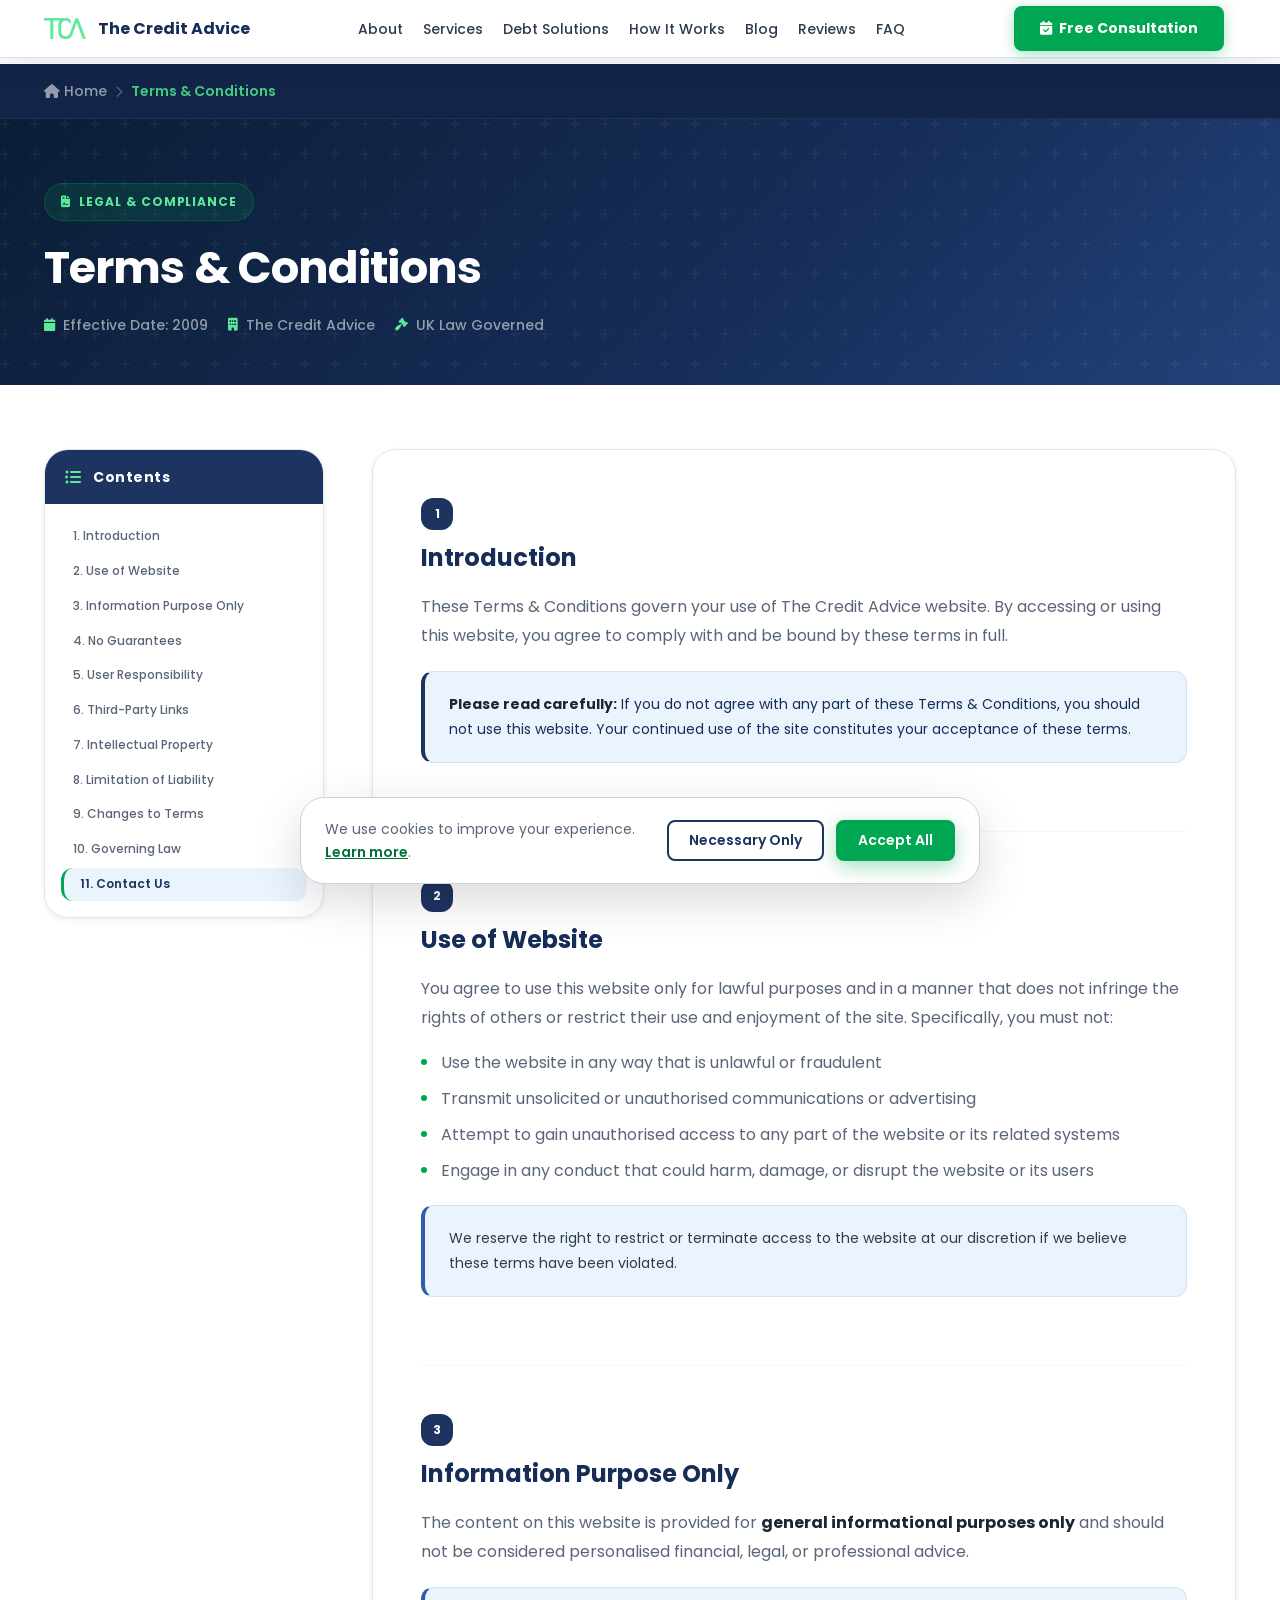
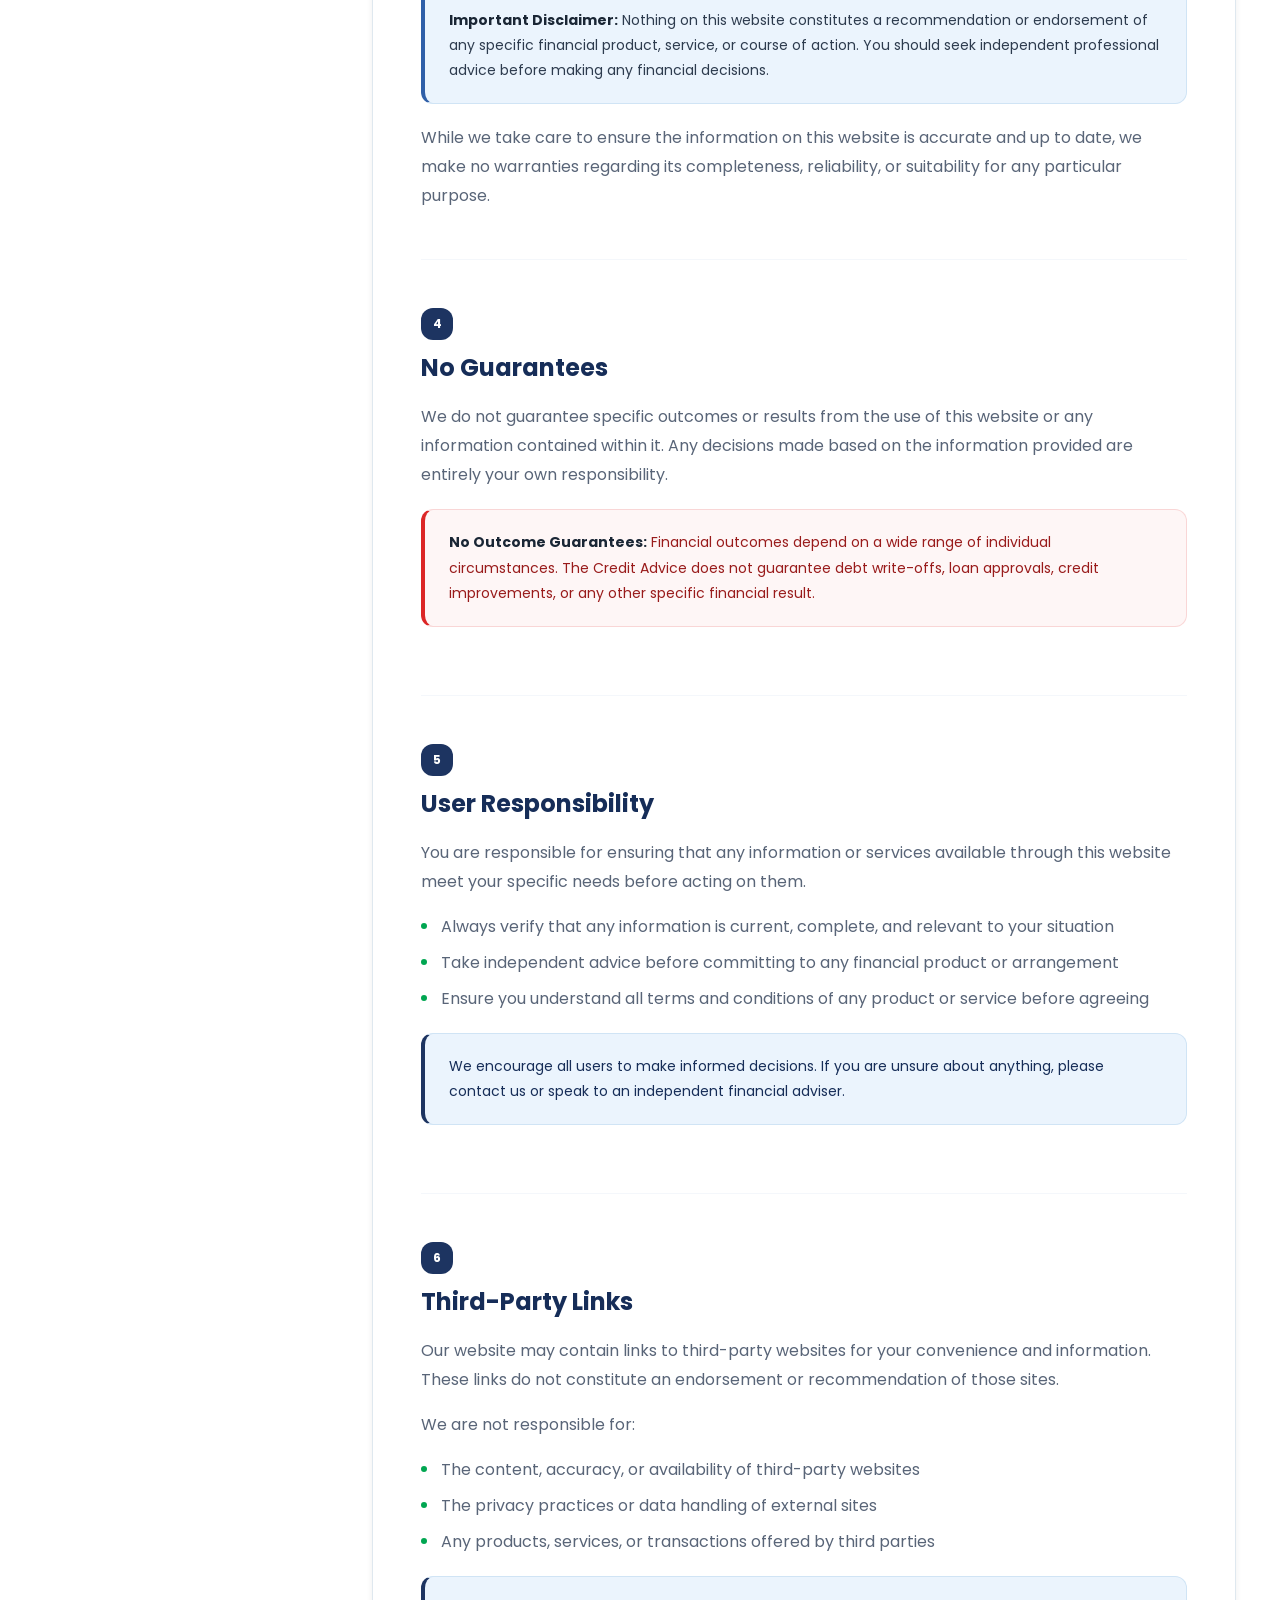
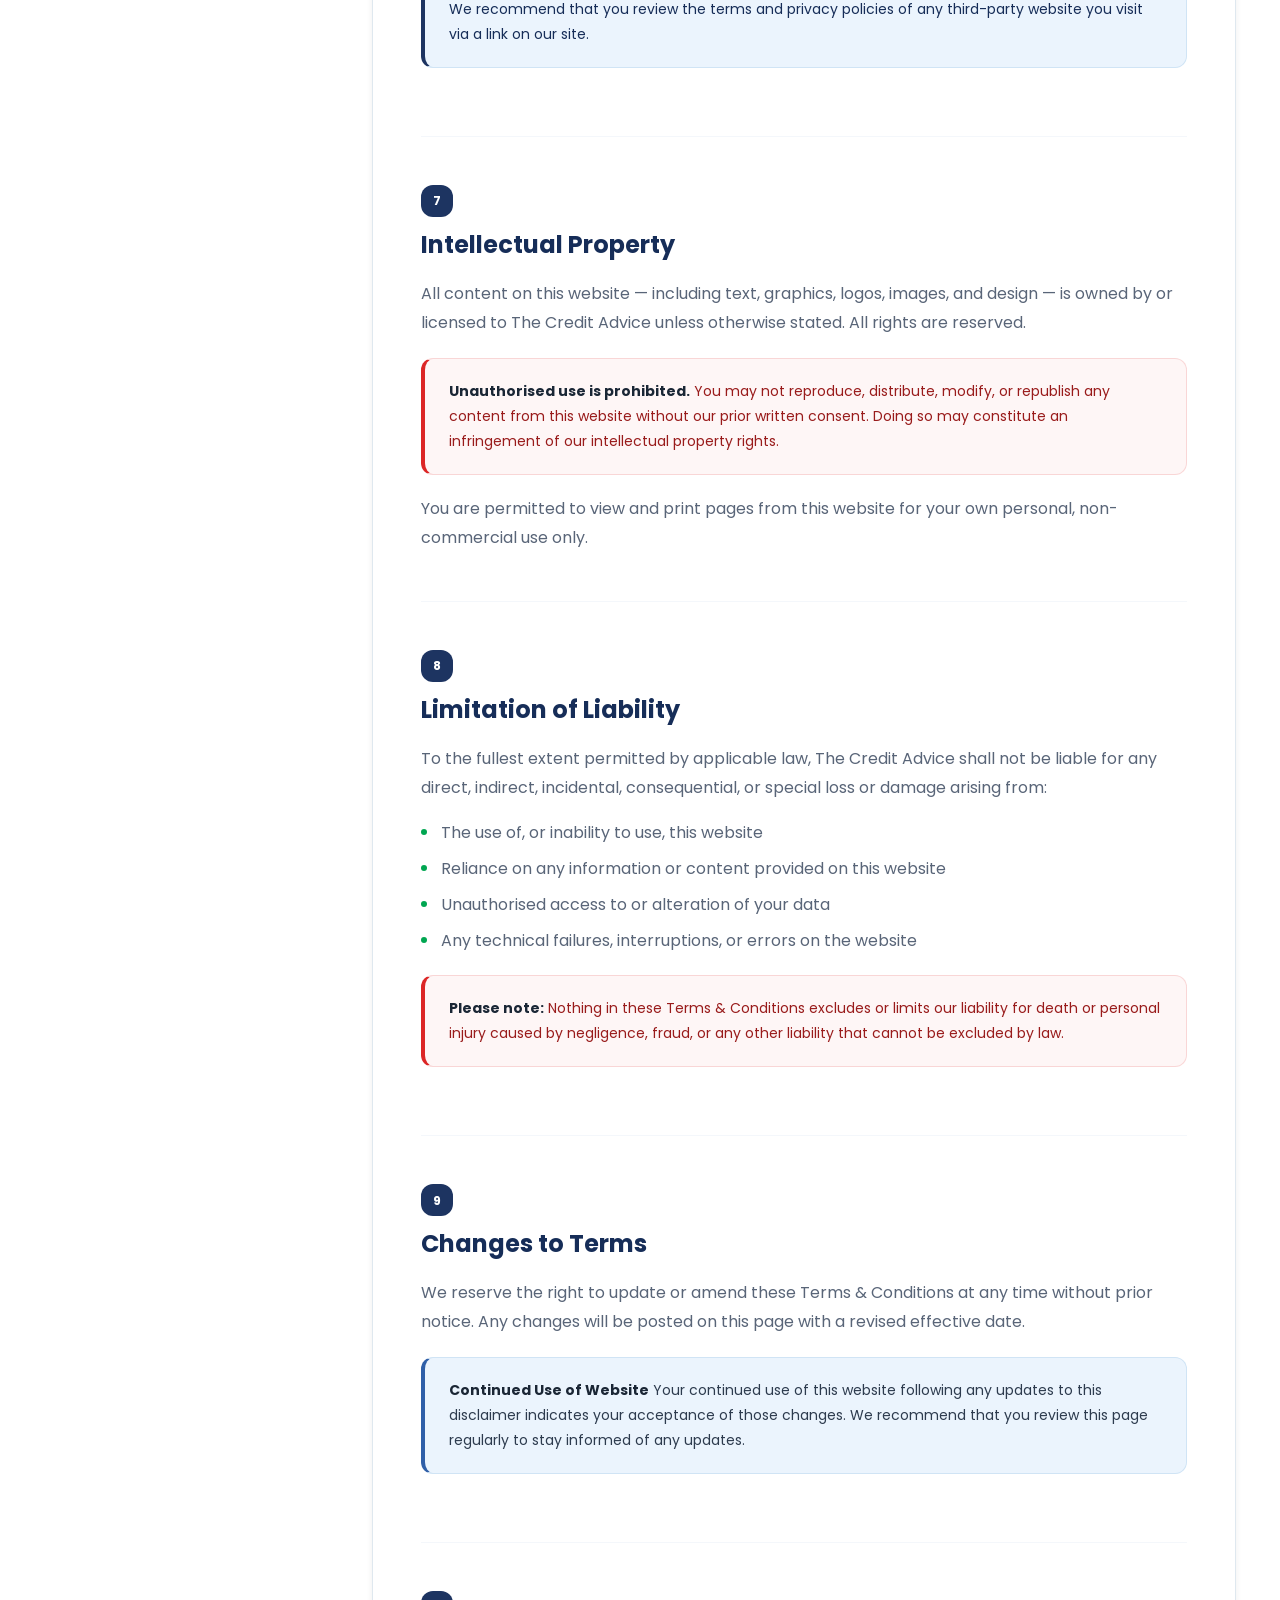
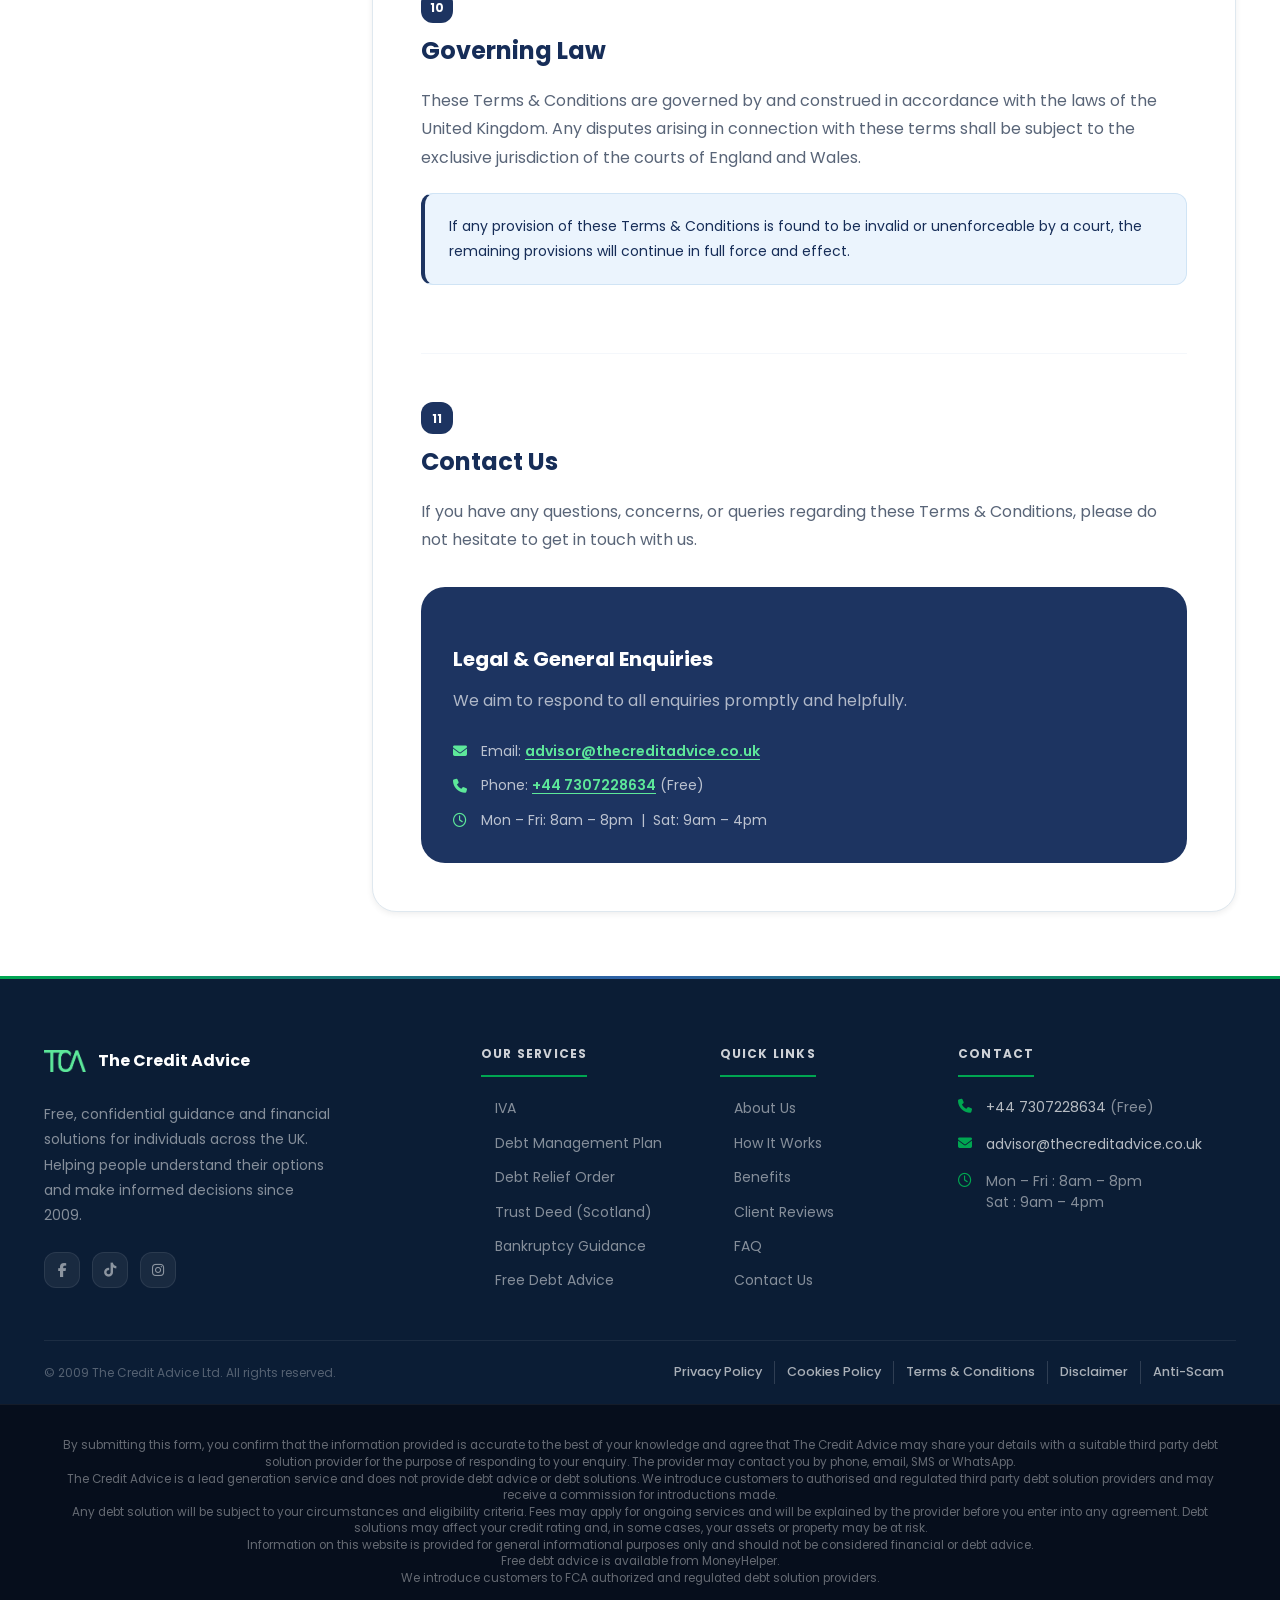
<file: pages/terms-conditions.html>
﻿<!DOCTYPE html>
<html lang="en">
<head>
  <meta charset="UTF-8">
  <meta name="viewport" content="width=device-width, initial-scale=1.0">
  <meta name="description" content="The Credit Advice Terms & Conditions — governing your use of our website and services.">
  <title>Terms &amp; Conditions | The Credit Advice</title>
  <link rel="preconnect" href="https://fonts.googleapis.com">
  <link rel="preconnect" href="https://fonts.gstatic.com" crossorigin>
  <link href="https://fonts.googleapis.com/css2?family=Poppins:wght@400;500;600;700;800&display=swap" rel="stylesheet">
  <link rel="stylesheet" href="https://cdnjs.cloudflare.com/ajax/libs/font-awesome/6.5.0/css/all.min.css">
  <link rel="stylesheet" href="../css/style.css">
  <link rel="stylesheet" href="../css/legal-pages.css">
  <link rel="icon" type="image/svg+xml" href="../assets/images/favicon.svg" />
</head>
<body class="legal-page">

<!-- NAVBAR -->
<nav id="navbar" class="scrolled" aria-label="Main navigation">
  <div class="container">
    <div class="nav-inner">
      <a href="/" class="nav-logo" aria-label="The Credit Advice — Home">
        <img src="../assets/images/tca-logo.png" alt="The Credit Advice" class="nav-logo-img" aria-hidden="true">
        <div class="nav-logo-words">
          <span class="nav-logo-name">The Credit Advice</span>
        </div>
      </a>
      <ul class="nav-links" role="list">
        <li><a href="/#about">About</a></li>
        <li><a href="/#services">Services</a></li>
        <li><a href="/#debt-solutions">Debt Solutions</a></li>
        <li><a href="/#how-we-work">How It Works</a></li>
        <li><a href="../blog.html">Blog</a></li>
        <li><a href="/#testimonials">Reviews</a></li>
        <li><a href="/#faq">FAQ</a></li>
      </ul>
      <a href="/#contact" class="btn btn-green nav-cta">
        <i class="fa-solid fa-calendar-check" aria-hidden="true"></i>
        Free Consultation
      </a>
      <button class="nav-hamburger" id="nav-hamburger" aria-label="Open menu" aria-expanded="false" aria-controls="nav-mobile">
        <span></span><span></span><span></span>
      </button>
    </div>
  </div>
</nav>
<div class="nav-mobile" id="nav-mobile" role="dialog" aria-label="Mobile navigation">
  <div class="container">
    <a href="/#about">About Us</a>
    <a href="/#services">Our Services</a>
    <a href="/#debt-solutions">Debt Solutions</a>
    <a href="/#how-we-work">How It Works</a>
    <a href="../blog.html">Blog</a>
    <a href="/#benefits">Benefits</a>
    <a href="/#testimonials">Client Reviews</a>
    <a href="/#faq">FAQ</a>
    <a href="/#contact">Contact Us</a>
    <a href="tel:+447307228634" class="btn btn-green">
      <i class="fa-solid fa-phone" aria-hidden="true"></i> Call +44 7307228634
    </a>
  </div>
</div>

<!-- BREADCRUMB -->
<div class="breadcrumb-bar" style="margin-top:var(--nav-h)">
  <div class="container">
    <nav class="breadcrumb" aria-label="Breadcrumb">
      <a href="/"><i class="fa-solid fa-house" aria-hidden="true"></i> Home</a>
      <span class="breadcrumb-sep" aria-hidden="true"><i class="fa-solid fa-chevron-right"></i></span>
      <span class="breadcrumb-current">Terms &amp; Conditions</span>
    </nav>
  </div>
</div>

<!-- HERO -->
<div class="legal-hero">
  <div class="container legal-hero-inner">
    <div class="legal-hero-tag"><i class="fa-solid fa-file-contract" aria-hidden="true"></i> Legal &amp; Compliance</div>
    <h1>Terms &amp; Conditions</h1>
    <div class="legal-hero-meta">
      <div class="legal-hero-meta-item"><i class="fa-solid fa-calendar" aria-hidden="true"></i> Effective Date: 2009</div>
      <div class="legal-hero-meta-item"><i class="fa-solid fa-building" aria-hidden="true"></i> The Credit Advice</div>
      <div class="legal-hero-meta-item"><i class="fa-solid fa-gavel" aria-hidden="true"></i> UK Law Governed</div>
    </div>
  </div>
</div>

<!-- CONTENT -->
<div class="container">
  <div class="legal-layout">

    <!-- TOC -->
    <aside class="toc-wrap">
      <div class="toc-card">
        <div class="toc-header">
          <i class="fa-solid fa-list-ul" aria-hidden="true"></i>
          <span>Contents</span>
        </div>
        <div class="toc-body">
          <nav class="toc-list" aria-label="Table of contents">
            <a href="#section-1" class="toc-item">1. Introduction</a>
            <a href="#section-2" class="toc-item">2. Use of Website</a>
            <a href="#section-3" class="toc-item">3. Information Purpose Only</a>
            <a href="#section-4" class="toc-item">4. No Guarantees</a>
            <a href="#section-5" class="toc-item">5. User Responsibility</a>
            <a href="#section-6" class="toc-item">6. Third-Party Links</a>
            <a href="#section-7" class="toc-item">7. Intellectual Property</a>
            <a href="#section-8" class="toc-item">8. Limitation of Liability</a>
            <a href="#section-9" class="toc-item">9. Changes to Terms</a>
            <a href="#section-10" class="toc-item">10. Governing Law</a>
            <a href="#section-11" class="toc-item">11. Contact Us</a>
          </nav>
        </div>
      </div>
    </aside>

    <!-- Main Content -->
    <main class="legal-content" id="main-content">

      <div class="legal-section" id="section-1">
        <div class="legal-section-num" aria-hidden="true">1</div>
        <h2>Introduction</h2>
        <p>These Terms &amp; Conditions govern your use of The Credit Advice website. By accessing or using this website, you agree to comply with and be bound by these terms in full.</p>
        <div class="legal-info-box">
          <p><strong>Please read carefully:</strong> If you do not agree with any part of these Terms &amp; Conditions, you should not use this website. Your continued use of the site constitutes your acceptance of these terms.</p>
        </div>
      </div>

      <div class="legal-section" id="section-2">
        <div class="legal-section-num" aria-hidden="true">2</div>
        <h2>Use of Website</h2>
        <p>You agree to use this website only for lawful purposes and in a manner that does not infringe the rights of others or restrict their use and enjoyment of the site. Specifically, you must not:</p>
        <ul>
          <li>Use the website in any way that is unlawful or fraudulent</li>
          <li>Transmit unsolicited or unauthorised communications or advertising</li>
          <li>Attempt to gain unauthorised access to any part of the website or its related systems</li>
          <li>Engage in any conduct that could harm, damage, or disrupt the website or its users</li>
        </ul>
        <div class="legal-gold-box">
          <p>We reserve the right to restrict or terminate access to the website at our discretion if we believe these terms have been violated.</p>
        </div>
      </div>

      <div class="legal-section" id="section-3">
        <div class="legal-section-num" aria-hidden="true">3</div>
        <h2>Information Purpose Only</h2>
        <p>The content on this website is provided for <strong>general informational purposes only</strong> and should not be considered personalised financial, legal, or professional advice.</p>
        <div class="legal-gold-box">
          <p><strong>Important Disclaimer:</strong> Nothing on this website constitutes a recommendation or endorsement of any specific financial product, service, or course of action. You should seek independent professional advice before making any financial decisions.</p>
        </div>
        <p>While we take care to ensure the information on this website is accurate and up to date, we make no warranties regarding its completeness, reliability, or suitability for any particular purpose.</p>
      </div>

      <div class="legal-section" id="section-4">
        <div class="legal-section-num" aria-hidden="true">4</div>
        <h2>No Guarantees</h2>
        <p>We do not guarantee specific outcomes or results from the use of this website or any information contained within it. Any decisions made based on the information provided are entirely your own responsibility.</p>
        <div class="legal-warning-box">
          <p><strong>No Outcome Guarantees:</strong> Financial outcomes depend on a wide range of individual circumstances. The Credit Advice does not guarantee debt write-offs, loan approvals, credit improvements, or any other specific financial result.</p>
        </div>
      </div>

      <div class="legal-section" id="section-5">
        <div class="legal-section-num" aria-hidden="true">5</div>
        <h2>User Responsibility</h2>
        <p>You are responsible for ensuring that any information or services available through this website meet your specific needs before acting on them.</p>
        <ul>
          <li>Always verify that any information is current, complete, and relevant to your situation</li>
          <li>Take independent advice before committing to any financial product or arrangement</li>
          <li>Ensure you understand all terms and conditions of any product or service before agreeing</li>
        </ul>
        <div class="legal-info-box">
          <p>We encourage all users to make informed decisions. If you are unsure about anything, please contact us or speak to an independent financial adviser.</p>
        </div>
      </div>

      <div class="legal-section" id="section-6">
        <div class="legal-section-num" aria-hidden="true">6</div>
        <h2>Third-Party Links</h2>
        <p>Our website may contain links to third-party websites for your convenience and information. These links do not constitute an endorsement or recommendation of those sites.</p>
        <p>We are not responsible for:</p>
        <ul>
          <li>The content, accuracy, or availability of third-party websites</li>
          <li>The privacy practices or data handling of external sites</li>
          <li>Any products, services, or transactions offered by third parties</li>
        </ul>
        <div class="legal-info-box">
          <p>We recommend that you review the terms and privacy policies of any third-party website you visit via a link on our site.</p>
        </div>
      </div>

      <div class="legal-section" id="section-7">
        <div class="legal-section-num" aria-hidden="true">7</div>
        <h2>Intellectual Property</h2>
        <p>All content on this website — including text, graphics, logos, images, and design — is owned by or licensed to The Credit Advice unless otherwise stated. All rights are reserved.</p>
        <div class="legal-warning-box">
          <p><strong>Unauthorised use is prohibited.</strong> You may not reproduce, distribute, modify, or republish any content from this website without our prior written consent. Doing so may constitute an infringement of our intellectual property rights.</p>
        </div>
        <p>You are permitted to view and print pages from this website for your own personal, non-commercial use only.</p>
      </div>

      <div class="legal-section" id="section-8">
        <div class="legal-section-num" aria-hidden="true">8</div>
        <h2>Limitation of Liability</h2>
        <p>To the fullest extent permitted by applicable law, The Credit Advice shall not be liable for any direct, indirect, incidental, consequential, or special loss or damage arising from:</p>
        <ul>
          <li>The use of, or inability to use, this website</li>
          <li>Reliance on any information or content provided on this website</li>
          <li>Unauthorised access to or alteration of your data</li>
          <li>Any technical failures, interruptions, or errors on the website</li>
        </ul>
        <div class="legal-warning-box">
          <p><strong>Please note:</strong> Nothing in these Terms &amp; Conditions excludes or limits our liability for death or personal injury caused by negligence, fraud, or any other liability that cannot be excluded by law.</p>
        </div>
      </div>

      <div class="legal-section" id="section-9">
        <div class="legal-section-num" aria-hidden="true">9</div>
        <h2>Changes to Terms</h2>
        <p>We reserve the right to update or amend these Terms &amp; Conditions at any time without prior notice. Any changes will be posted on this page with a revised effective date.</p>
        <div class="legal-gold-box">
          <p><strong>Continued Use of Website</strong> Your continued use of this website following any updates to this disclaimer indicates your acceptance of those changes. We recommend that you review this page regularly to stay informed of any updates.</p>
        </div>
      </div>

      <div class="legal-section" id="section-10">
        <div class="legal-section-num" aria-hidden="true">10</div>
        <h2>Governing Law</h2>
        <p>These Terms &amp; Conditions are governed by and construed in accordance with the laws of the United Kingdom. Any disputes arising in connection with these terms shall be subject to the exclusive jurisdiction of the courts of England and Wales.</p>
        <div class="legal-info-box">
          <p>If any provision of these Terms &amp; Conditions is found to be invalid or unenforceable by a court, the remaining provisions will continue in full force and effect.</p>
        </div>
      </div>

      <div class="legal-section" id="section-11">
        <div class="legal-section-num" aria-hidden="true">11</div>
        <h2>Contact Us</h2>
        <p>If you have any questions, concerns, or queries regarding these Terms &amp; Conditions, please do not hesitate to get in touch with us.</p>
        <div class="legal-contact-card">
          <h3>Legal &amp; General Enquiries</h3>
          <p>We aim to respond to all enquiries promptly and helpfully.</p>
          <div class="legal-contact-methods">
            <div class="legal-contact-method"><i class="fa-solid fa-envelope" aria-hidden="true"></i><span>Email: <a href="mailto:advisor@thecreditadvice.co.uk">advisor@thecreditadvice.co.uk</a></span></div>
            <div class="legal-contact-method"><i class="fa-solid fa-phone" aria-hidden="true"></i><span>Phone: <a href="tel:+447307228634">+44 7307228634</a> (Free)</span></div>
            <div class="legal-contact-method"><i class="fa-regular fa-clock" aria-hidden="true"></i><span>Mon &ndash; Fri: 8am &ndash; 8pm &nbsp;|&nbsp; Sat: 9am &ndash; 4pm</span></div>
          </div>
        </div>
      </div>

    </main>
  </div>
</div>

<footer id="footer" aria-label="Site footer">
  <div class="container">
    <div class="footer-top">
      <div>
        <div class="f-logo">
          <img src="../assets/images/tca-logo.png" alt="The Credit Advice" class="f-logo-img" aria-hidden="true">
          <div>
            <div class="f-logo-name">The Credit Advice</div>
          </div>
        </div>
        <p class="f-desc">Free, confidential guidance and financial solutions for individuals across the UK. Helping people understand their options and make informed decisions since 2009.</p>
        <div class="f-socials" aria-label="Social media links">
          <a href="https://www.facebook.com/profile.php?id=61590652065274" class="f-social" aria-label="Facebook" target="_blank" rel="noopener noreferrer"><i class="fa-brands fa-facebook-f" aria-hidden="true"></i></a>
          <a href="https://www.tiktok.com/@user2695124747028?_r=1&_t=ZS-97JgbvBmDlX" class="f-social" aria-label="TikTok" target="_blank" rel="noopener noreferrer"><i class="fa-brands fa-tiktok" aria-hidden="true"></i></a>
          <a href="#" class="f-social" aria-label="Instagram"><i class="fa-brands fa-instagram" aria-hidden="true"></i></a>
        </div>
      </div>
      <div class="f-col">
        <h4>Our Services</h4>
        <ul class="f-links" role="list">
          <li><a href="/#debt-solutions"><i class="fa-solid fa-chevron-right" aria-hidden="true"></i> IVA</a></li>
          <li><a href="/#debt-solutions"><i class="fa-solid fa-chevron-right" aria-hidden="true"></i> Debt Management Plan</a></li>
          <li><a href="/#debt-solutions"><i class="fa-solid fa-chevron-right" aria-hidden="true"></i> Debt Relief Order</a></li>
          <li><a href="/#debt-solutions"><i class="fa-solid fa-chevron-right" aria-hidden="true"></i> Trust Deed (Scotland)</a></li>
          <li><a href="/#services"><i class="fa-solid fa-chevron-right" aria-hidden="true"></i> Bankruptcy Guidance</a></li>
          <li><a href="/#services"><i class="fa-solid fa-chevron-right" aria-hidden="true"></i> Free Debt Advice</a></li>
        </ul>
      </div>
      <div class="f-col">
        <h4>Quick Links</h4>
        <ul class="f-links" role="list">
          <li><a href="/#about"><i class="fa-solid fa-chevron-right" aria-hidden="true"></i> About Us</a></li>
          <li><a href="/#how-we-work"><i class="fa-solid fa-chevron-right" aria-hidden="true"></i> How It Works</a></li>
          <li><a href="/#benefits"><i class="fa-solid fa-chevron-right" aria-hidden="true"></i> Benefits</a></li>
          <li><a href="/#testimonials"><i class="fa-solid fa-chevron-right" aria-hidden="true"></i> Client Reviews</a></li>
          <li><a href="/#faq"><i class="fa-solid fa-chevron-right" aria-hidden="true"></i> FAQ</a></li>
          <li><a href="/#contact"><i class="fa-solid fa-chevron-right" aria-hidden="true"></i> Contact Us</a></li>
        </ul>
      </div>
      <div class="f-col">
        <h4>Contact</h4>
        <ul class="f-contact-items" role="list">
          <li class="f-contact-item"><i class="fa-solid fa-phone" aria-hidden="true"></i><span><a href="tel:+447307228634">+44 7307228634</a> (Free)</span></li>
          <li class="f-contact-item"><i class="fa-solid fa-envelope" aria-hidden="true"></i><span><a href="mailto:advisor@thecreditadvice.co.uk">advisor@thecreditadvice.co.uk</a></span></li>
          <li class="f-contact-item"><i class="fa-regular fa-clock" aria-hidden="true"></i><span>Mon &ndash; Fri : 8am &ndash; 8pm<br>Sat : 9am &ndash; 4pm</span></li>
        </ul>
      </div>
    </div>
    <div class="footer-bottom">
      <p class="f-copy">&copy; 2009 The Credit Advice Ltd. All rights reserved.</p>
      <nav class="f-bottom-links" aria-label="Legal links">
        <a href="privacy-policy.html">Privacy Policy</a>
        <a href="cookies-policy.html">Cookies Policy</a>
        <a href="terms-conditions.html">Terms &amp; Conditions</a>
        <a href="disclaimer.html">Disclaimer</a>
        <a href="anti-scam.html">Anti-Scam</a>
      </nav>
    </div>
  </div>
</footer>

<div class="site-disclaimer">
  <div class="container">
    <div class="sd-content">
      <p style="text-align: center;">
        By submitting this form, you confirm that the information provided is accurate to the best of your knowledge and agree that The Credit Advice may share your details with a suitable third party debt solution provider for the purpose of responding to your enquiry. The provider may contact you by phone, email, SMS or WhatsApp.<br>
        The Credit Advice is a lead generation service and does not provide debt advice or debt solutions. We introduce customers to authorised and regulated third party debt solution providers and may receive a commission for introductions made.<br>
        Any debt solution will be subject to your circumstances and eligibility criteria. Fees may apply for ongoing services and will be explained by the provider before you enter into any agreement. Debt solutions may affect your credit rating and, in some cases, your assets or property may be at risk.<br>
        Information on this website is provided for general informational purposes only and should not be considered financial or debt advice.<br>
        Free debt advice is available from MoneyHelper.<br>
        We introduce customers to FCA authorized and regulated debt solution providers.
      </p>
    </div>
  </div>
</div>

<button id="back-to-top" aria-label="Back to top"><i class="fa-solid fa-chevron-up" aria-hidden="true"></i></button>
<div id="cookie-banner" role="dialog" aria-label="Cookie consent">
  <div class="cookie-text">We use cookies to improve your experience. <a href="cookies-policy.html">Learn more</a>.</div>
  <div class="cookie-actions">
    <button id="cookie-decline" class="btn btn-outline-blue btn-sm">Necessary Only</button>
    <button id="cookie-accept" class="btn btn-green btn-sm">Accept All</button>
  </div>
</div>

<script src="../js/legal-pages.js"></script>
<script src="../js/nav-scroll.js" defer></script>
<script src="https://crm.bizzbuzzcreations.com/wit.js" data-tracking-id="wit_7dc47ee01b7d5008eb20a924" async></script>
</body>
</html>
</file>
<file: css/style.css>
﻿/* =========================================================
   THE CREDIT ADVICE — MAIN STYLESHEET (v2 — clearmoneyadvisor style)
   ========================================================= */

/* ── 1. DESIGN TOKENS ──────────────────────────────────── */
:root {
  /* Blue scale */
  --blue-900: #0B1D35;
  --blue-800: #122447;
  --blue-700: #162D58;
  --blue-600: #1D3461;   /* PRIMARY */
  --blue-500: #24427B;
  --blue-400: #2F5FA8;
  --blue-300: #4B80CB;
  --blue-200: #8BB5E4;
  --blue-100: #D0E4F5;
  --blue-50:  #EBF4FD;

  /* Green scale */
  --green-800: #005729;
  --green-700: #007237;
  --green-600: #008F45;
  --green-500: #00A651;   /* CTA / ACCENT */
  --green-400: #16BA63;
  --green-300: #3FCC7E;
  --green-200: #8DE5B2;
  --green-100: #C2F0D6;
  --green-50:  #E6F9EE;

  /* Orange */
  --orange-500: #E8600A;
  --orange-400: #F07A2A;
  --orange-100: #FEF0E5;

  /* Neutrals */
  --gray-900: #0F1923;
  --gray-800: #1A2635;
  --gray-700: #2D3B4E;
  --gray-600: #3F5163;
  --gray-500: #596578;
  --gray-400: #7C8FA3;
  --gray-300: #A3B2C0;
  --gray-200: #C7D2DA;
  --gray-100: #DFE8EF;
  --gray-50:  #F4F7FB;
  --white:    #FFFFFF;

  /* Semantic */
  --primary:       var(--blue-600);
  --primary-dark:  var(--blue-800);
  --primary-light: var(--blue-50);
  --accent:        var(--green-500);
  --accent-dark:   var(--green-700);
  --accent-light:  var(--green-50);
  --text:          var(--gray-800);
  --text-muted:    var(--gray-500);
  --text-light:    var(--gray-400);
  --heading:       var(--blue-700);
  --bg:            var(--white);
  --bg-alt:        var(--gray-50);
  --border:        var(--gray-100);
  --border-mid:    var(--gray-200);

  /* Typography */
  --font: 'Poppins', -apple-system, BlinkMacSystemFont, 'Segoe UI', sans-serif;

  /* Scale */
  --text-xs:   0.75rem;
  --text-sm:   0.875rem;
  --text-base: 1rem;
  --text-lg:   1.125rem;
  --text-xl:   1.25rem;
  --text-2xl:  1.5rem;
  --text-3xl:  1.875rem;
  --text-4xl:  2.25rem;
  --text-5xl:  2.875rem;
  --text-6xl:  3.5rem;

  /* Spacing */
  --s1: .25rem; --s2: .5rem;  --s3: .75rem; --s4: 1rem;
  --s5: 1.25rem;--s6: 1.5rem; --s8: 2rem;   --s10: 2.5rem;
  --s12: 3rem;  --s16: 4rem;  --s20: 5rem;  --s24: 6rem;

  /* Radii */
  --r-sm: .25rem; --r-md: .5rem; --r-lg: .75rem;
  --r-xl: 1rem;   --r-2xl: 1.5rem; --r-full: 9999px;

  /* Shadows */
  --shadow-xs:  0 1px 2px rgba(0,0,0,.05);
  --shadow-sm:  0 2px 6px rgba(0,0,0,.07);
  --shadow-md:  0 4px 14px rgba(0,0,0,.1);
  --shadow-lg:  0 8px 28px rgba(0,0,0,.12);
  --shadow-xl:  0 16px 48px rgba(0,0,0,.15);
  --shadow-card:       0 2px 12px rgba(29,52,97,.08);
  --shadow-card-hover: 0 8px 32px rgba(29,52,97,.18);
  --shadow-green: 0 6px 20px rgba(0,166,81,.35);
  --shadow-blue:  0 6px 20px rgba(29,52,97,.35);

  /* Transitions */
  --t-fast:   150ms ease;
  --t-base:   250ms ease;
  --t-slow:   400ms ease;
  --t-bounce: 350ms cubic-bezier(.34,1.56,.64,1);

  /* Layout */
  --max-w:  1240px;
  --px:     1.5rem;
  --nav-h:  64px;
}

/* ── 2. RESET & BASE ────────────────────────────────────── */
*,*::before,*::after { box-sizing:border-box; margin:0; padding:0; }
html {
  scroll-behavior: smooth;
  scroll-padding-top: var(--nav-h);
  font-size: 16px;
  -webkit-text-size-adjust: 100%;
  text-size-adjust: 100%;
}
body {
  font-family: var(--font);
  font-size: var(--text-base);
  color: var(--text);
  background: var(--bg);
  line-height: 1.6;
  overflow-x: hidden;
  -webkit-font-smoothing: antialiased;
}
img,svg { display:block; max-width:100%; }
a { color:inherit; text-decoration:none; }
ul,ol { list-style:none; }
button { cursor:pointer; border:none; background:none; font-family:inherit; }
input,textarea,select { font-family:inherit; }

/* ── 3. UTILITIES ───────────────────────────────────────── */
.container {
  width:100%;
  max-width: var(--max-w);
  margin-inline: auto;
  padding-inline: var(--px);
}
.section-pad    { padding-block: var(--s20); }
.section-pad-lg { padding-block: var(--s24); }
.section-pad-sm { padding-block: var(--s16); }

/* Section label */
.section-label {
  display: inline-flex;
  align-items: center;
  gap: var(--s2);
  font-size: var(--text-xs);
  font-weight: 600;
  letter-spacing: .1em;
  text-transform: uppercase;
  color: var(--accent);
  margin-bottom: var(--s3);
}
.section-label::before {
  content: '';
  display: block;
  width: 20px; height: 3px;
  background: var(--accent);
  border-radius: var(--r-full);
}

.section-title {
  font-size: clamp(var(--text-2xl), 3vw, var(--text-4xl));
  font-weight: 700;
  color: var(--heading);
  line-height: 1.25;
  margin-bottom: var(--s4);
  letter-spacing: -.01em;
}
.section-title span { color: var(--accent); }
.section-title .blue { color: var(--blue-400); }

.section-sub {
  font-size: var(--text-lg);
  color: var(--text-muted);
  max-width: 58ch;
  line-height: 1.7;
}
.text-center .section-sub { margin-inline: auto; }
.text-center .section-label { margin-inline: auto; }
.text-center .section-label::before { display: none; }
.text-center { text-align: center; }

/* Divider underline */
.title-underline {
  display: block;
  width: 56px; height: 4px;
  background: var(--accent);
  border-radius: var(--r-full);
  margin-top: var(--s4);
}
.text-center .title-underline { margin-inline: auto; }

/* Reveal animations */
.reveal { opacity:0; transform:translateY(28px); transition:opacity .6s ease, transform .6s ease; }
.reveal.revealed { opacity:1; transform:translateY(0); }
.reveal-left { opacity:0; transform:translateX(-36px); transition:opacity .6s ease, transform .6s ease; }
.reveal-left.revealed { opacity:1; transform:translateX(0); }
.reveal-right { opacity:0; transform:translateX(36px); transition:opacity .6s ease, transform .6s ease; }
.reveal-right.revealed { opacity:1; transform:translateX(0); }
.delay-1 { transition-delay:.1s; }
.delay-2 { transition-delay:.2s; }
.delay-3 { transition-delay:.3s; }
.delay-4 { transition-delay:.4s; }
.delay-5 { transition-delay:.5s; }
.delay-6 { transition-delay:.6s; }

/* ── BUTTONS ─────────────────────────────────────────────── */
.btn {
  display: inline-flex;
  align-items: center;
  gap: var(--s2);
  padding: .75rem 1.75rem;
  border-radius: var(--r-md);
  font-size: var(--text-base);
  font-weight: 600;
  transition: all var(--t-base);
  white-space: nowrap;
  cursor: pointer;
  text-align: center;
  justify-content: center;
}
.btn-green {
  background: var(--accent);
  color: var(--white);
  box-shadow: var(--shadow-green);
  border: 2px solid var(--accent);
}
.btn-green:hover {
  background: var(--accent-dark);
  border-color: var(--accent-dark);
  transform: translateY(-2px);
  box-shadow: 0 8px 28px rgba(0,166,81,.45);
}
.btn-blue {
  background: var(--primary);
  color: var(--white);
  border: 2px solid var(--primary);
  box-shadow: var(--shadow-blue);
}
.btn-blue:hover {
  background: var(--blue-800);
  border-color: var(--blue-800);
  transform: translateY(-2px);
  box-shadow: 0 8px 28px rgba(29,52,97,.45);
}
.btn-outline-white {
  border: 2px solid rgba(255,255,255,.65);
  color: var(--white);
  background: transparent;
}
.btn-outline-white:hover {
  background: rgba(255,255,255,.12);
  border-color: var(--white);
  transform: translateY(-2px);
}
.btn-outline-blue {
  border: 2px solid var(--primary);
  color: var(--primary);
  background: transparent;
}
.btn-outline-blue:hover {
  background: var(--primary);
  color: var(--white);
  transform: translateY(-2px);
}
.btn-orange {
  background: var(--orange-500);
  color: var(--white);
  border: 2px solid var(--orange-500);
}
.btn-orange:hover {
  background: #c94f00;
  border-color: #c94f00;
  transform: translateY(-2px);
}
.btn-lg { padding: .9rem 2.25rem; font-size: var(--text-lg); }
.btn-sm { padding: .5rem 1.25rem; font-size: var(--text-sm); }
.btn-xl { padding: 1.1rem 2.75rem; font-size: var(--text-xl); }

/* ── 4. NAVIGATION ──────────────────────────────────────── */
#navbar {
  position: fixed;
  top: 0; left: 0; right: 0;
  z-index: 900;
  height: var(--nav-h);
  display: flex;
  align-items: center;
  transition: background var(--t-base), box-shadow var(--t-base), height var(--t-base);
}
#navbar.transparent { background: linear-gradient(to bottom, rgba(11,29,53,0.45), transparent); }
#navbar.scrolled {
  background: rgba(255,255,255,0.97);
  box-shadow: 0 4px 28px rgba(29,52,97,.13);
  border-bottom: 1px solid var(--blue-100);
  height: 58px;
  -webkit-backdrop-filter: blur(14px);
  backdrop-filter: blur(14px);
}
/* On hero section, start transparent; scrolled = white */
#navbar.on-hero.transparent { background: linear-gradient(to bottom, rgba(11,29,53,0.45), transparent); }
#navbar.on-hero.scrolled    { background: rgba(255,255,255,0.97); }

#navbar > .container {
  height: 100%;
  display: flex;
  align-items: center;
}

.nav-inner {
  display: flex;
  align-items: center;
  justify-content: space-between;
  width: 100%;
  height: 100%;
  gap: var(--s6);
}

/* Logo */
.nav-logo {
  display: flex;
  align-items: center;
  gap: var(--s3);
  flex-shrink: 0;
  text-decoration: none;
}
.nav-logo-badge {
  width: 42px; height: 42px;
  background: var(--accent);
  border-radius: var(--r-lg);
  display: grid;
  place-items: center;
  font-size: 1.35rem;
  font-weight: 800;
  color: var(--white);
  flex-shrink: 0;
  box-shadow: var(--shadow-green);
  line-height: 1;
}
.nav-logo-img {
  width: 42px;
  height: 42px;
  object-fit: contain;
  border-radius: var(--r-lg);
  flex-shrink: 0;
}
.nav-logo-words { display: flex; flex-direction: column; line-height: 1.2; }
.nav-logo-name  {
  font-size: var(--text-base);
  font-weight: 700;
  color: var(--white);
  transition: color var(--t-fast);
}
.nav-logo-sub {
  font-size: .6rem;
  font-weight: 500;
  letter-spacing: .1em;
  text-transform: uppercase;
  color: rgba(255,255,255,.65);
  transition: color var(--t-fast);
}
/* when scrolled, logo text turns dark */
#navbar.scrolled .nav-logo-name { color: var(--heading); }
#navbar.scrolled .nav-logo-sub  { color: var(--text-muted); }

/* Nav links */
.nav-links {
  display: flex;
  align-items: center;
  gap: var(--s5);
}
.nav-links a {
  font-size: var(--text-sm);
  font-weight: 500;
  color: rgba(255,255,255,.85);
  transition: color var(--t-fast);
  position: relative;
  padding-bottom: 2px;
}
.nav-links a::after {
  content: '';
  position: absolute;
  bottom: -2px; left: 0;
  width: 0; height: 2px;
  background: var(--accent);
  border-radius: var(--r-full);
  transition: width var(--t-base);
}
.nav-links a:hover { color: var(--white); }
.nav-links a:hover::after,
.nav-links a.active::after { width: 100%; }
.nav-links a.active { color: var(--white); }

/* When scrolled, links turn dark */
#navbar.scrolled .nav-links a { color: var(--gray-700); }
#navbar.scrolled .nav-links a:hover { color: var(--primary); }
#navbar.scrolled .nav-links a.active { color: var(--primary); }

/* Nav CTA button */
.nav-cta {
  padding: .6rem 1.5rem;
  font-size: var(--text-sm);
  font-weight: 700;
  flex-shrink: 0;
  white-space: nowrap;
  display: inline-flex;
  align-items: center;
  gap: .45rem;
  box-shadow: 0 3px 14px rgba(0,166,81,.35);
  margin-right: .75rem;
}
.nav-cta:hover { box-shadow: 0 5px 20px rgba(0,166,81,.45); }

/* Mobile hamburger */
.nav-hamburger {
  display: none;
  flex-direction: column;
  justify-content: center;
  gap: 5px;
  width: 40px; height: 40px;
  border-radius: var(--r-md);
  cursor: pointer;
  padding: 8px;
  transition: background var(--t-fast);
}
.nav-hamburger:hover { background: rgba(255,255,255,.1); }
.nav-hamburger span {
  display: block; height: 2px;
  background: var(--white);
  border-radius: var(--r-full);
  transition: transform var(--t-base), opacity var(--t-base), width var(--t-base);
}
#navbar.scrolled .nav-hamburger span { background: var(--gray-700); }
#navbar.scrolled .nav-hamburger:hover { background: var(--gray-50); }
.nav-hamburger span:nth-child(2) { width: 75%; }
.nav-hamburger.open span:nth-child(1) { transform: translateY(7px) rotate(45deg); }
.nav-hamburger.open span:nth-child(2) { opacity:0; transform:scaleX(0); }
.nav-hamburger.open span:nth-child(3) { transform: translateY(-7px) rotate(-45deg); }

/* Mobile dropdown */
.nav-mobile {
  display: none;
  position: fixed;
  top: var(--nav-h); left: 0; right: 0;
  background: var(--white);
  padding: var(--s5) var(--px) var(--s8);
  border-top: 1px solid var(--border);
  box-shadow: 0 8px 24px rgba(0,0,0,.12);
  transform: translateY(-8px);
  opacity: 0;
  pointer-events: none;
  transition: transform var(--t-base), opacity var(--t-base);
  z-index: 899;
}
.nav-mobile.open { transform: translateY(0); opacity:1; pointer-events:all; }
.nav-mobile a {
  display: block;
  padding: var(--s3) 0;
  color: var(--gray-700);
  font-size: var(--text-base);
  font-weight: 500;
  border-bottom: 1px solid var(--border);
  transition: color var(--t-fast), padding-left var(--t-fast);
}
.nav-mobile a:hover { color: var(--primary); padding-left: var(--s3); }
.nav-mobile a:last-of-type { border-bottom: none; }
.nav-mobile .btn { margin-top: var(--s5); width: 100%; }

/* ── 5. HERO SECTION ────────────────────────────────────── */
#hero {
  min-height: 100vh;
  background: var(--blue-700);
  position: relative;
  display: flex;
  align-items: center;
  overflow: hidden;
  padding-top: var(--nav-h);
}

/* Hero BG layers */
.hero-bg {
  position: absolute;
  inset: 0;
  background:
    linear-gradient(135deg, var(--blue-900) 0%, var(--blue-700) 55%, var(--blue-500) 100%);
}
.hero-pattern {
  position: absolute;
  inset: 0;
  background-image: url("data:image/svg+xml,%3Csvg width='60' height='60' viewBox='0 0 60 60' xmlns='http://www.w3.org/2000/svg'%3E%3Cg fill='none' fill-rule='evenodd'%3E%3Cg fill='%23ffffff' fill-opacity='0.04'%3E%3Cpath d='M36 34v-4h-2v4h-4v2h4v4h2v-4h4v-2h-4zm0-30V0h-2v4h-4v2h4v4h2V6h4V4h-4zM6 34v-4H4v4H0v2h4v4h2v-4h4v-2H6zM6 4V0H4v4H0v2h4v4h2V6h4V4H6z'/%3E%3C/g%3E%3C/g%3E%3C/svg%3E");
}
.hero-shape-1, .hero-shape-2 {
  position: absolute;
  border-radius: var(--r-full);
  pointer-events: none;
}
.hero-shape-1 {
  width: 520px; height: 520px;
  top: -160px; right: -80px;
  background: radial-gradient(circle, rgba(0,166,81,.18) 0%, transparent 70%);
  animation: shapeFloat 9s ease-in-out infinite;
}
.hero-shape-2 {
  width: 360px; height: 360px;
  bottom: -100px; left: -60px;
  background: radial-gradient(circle, rgba(75,128,203,.2) 0%, transparent 70%);
  animation: shapeFloat 12s ease-in-out infinite reverse;
}
@keyframes shapeFloat {
  0%,100% { transform: translate(0,0) scale(1); }
  50%      { transform: translate(18px,-24px) scale(1.06); }
}

/* Hero content */
.hero-content {
  position: relative;
  z-index: 2;
  padding-block: var(--s16) var(--s20);
  width: 100%;
}
.hero-grid {
  display: grid;
  grid-template-columns: 1fr 420px;
  gap: var(--s12);
  align-items: center;
}

/* Hero text side */
.hero-eyebrow {
  display: inline-flex;
  align-items: center;
  gap: var(--s2);
  background: rgba(0,166,81,.15);
  border: 1px solid rgba(0,166,81,.35);
  color: #5de89a;
  font-size: var(--text-sm);
  font-weight: 600;
  padding: .3rem .9rem;
  border-radius: var(--r-full);
  margin-bottom: var(--s6);
  animation: fadeUp .7s ease both;
}
.hero-eyebrow i { font-size: .75rem; }

.hero-h1 {
  font-size: clamp(1.9rem, 4vw, 3.4rem);
  font-weight: 700;
  color: var(--white);
  line-height: 1.18;
  letter-spacing: -.02em;
  margin-bottom: var(--s5);
  animation: fadeUp .7s ease .08s both;
}
.hero-h1 span { color: #5de89a; }

.hero-lead {
  font-size: var(--text-lg);
  color: rgba(255,255,255,.75);
  line-height: 1.7;
  margin-bottom: var(--s8);
  animation: fadeUp .7s ease .16s both;
  max-width: 52ch;
}

.hero-btns {
  display: flex;
  flex-wrap: wrap;
  gap: var(--s3);
  margin-bottom: var(--s10);
  animation: fadeUp .7s ease .24s both;
}

.hero-trust-row {
  display: flex;
  flex-wrap: wrap;
  gap: var(--s5);
  animation: fadeUp .7s ease .32s both;
}
.hero-trust-item {
  display: flex;
  align-items: center;
  gap: var(--s2);
  font-size: var(--text-sm);
  color: rgba(255,255,255,.7);
  font-weight: 500;
}
.hero-trust-item i { color: #5de89a; font-size: .8rem; }

/* Hero form card */
.hero-form-card {
  background: var(--white);
  border-radius: var(--r-2xl);
  padding: var(--s8);
  box-shadow: 0 24px 64px rgba(0,0,0,.25);
  animation: fadeLeft .7s ease .2s both;
}
.hero-form-title {
  font-size: var(--text-xl);
  font-weight: 700;
  color: var(--heading);
  margin-bottom: var(--s2);
  line-height: 1.3;
}
.hero-form-sub {
  font-size: var(--text-sm);
  color: var(--text-muted);
  margin-bottom: var(--s6);
  padding-bottom: var(--s6);
  border-bottom: 1px solid var(--border);
}
.hero-phone-cta {
  display: flex;
  align-items: center;
  gap: var(--s3);
  background: var(--accent);
  color: var(--white);
  padding: var(--s4) var(--s5);
  border-radius: var(--r-lg);
  font-weight: 700;
  font-size: var(--text-xl);
  margin-bottom: var(--s4);
  transition: background var(--t-base), transform var(--t-base), box-shadow var(--t-base);
  box-shadow: var(--shadow-green);
}
.hero-phone-cta:hover {
  background: var(--accent-dark);
  transform: translateY(-2px);
  box-shadow: 0 8px 28px rgba(0,166,81,.45);
}
.hero-phone-cta i { font-size: var(--text-2xl); }
.hero-phone-label { font-size: var(--text-xs); font-weight: 500; opacity: .85; }

.hfc-mini-form { display: flex; flex-direction: column; gap: var(--s3); margin-top: var(--s5); }
.hfc-input {
  width: 100%;
  padding: var(--s3) var(--s4);
  border: 1.5px solid var(--border-mid);
  border-radius: var(--r-md);
  font-size: var(--text-sm);
  color: var(--text);
  background: var(--bg-alt);
  outline: none;
  transition: border-color var(--t-fast), box-shadow var(--t-fast);
}
.hfc-input:focus { border-color: var(--primary); box-shadow: 0 0 0 3px rgba(29,52,97,.1); }
.hfc-input::placeholder { color: var(--gray-400); }

.hfc-divider {
  display: flex;
  align-items: center;
  gap: var(--s3);
  font-size: var(--text-xs);
  color: var(--text-muted);
}
.hfc-divider::before, .hfc-divider::after {
  content: '';
  flex: 1; height: 1px;
  background: var(--border);
}

.hero-fca-badge {
  margin-top: var(--s5);
  display: flex;
  align-items: center;
  gap: var(--s3);
  padding: var(--s3) var(--s4);
  background: var(--blue-50);
  border: 1px solid var(--blue-100);
  border-radius: var(--r-lg);
  font-size: var(--text-xs);
  color: var(--primary);
  font-weight: 600;
}
.hero-fca-badge i { color: var(--accent); font-size: 1.1rem; }

@keyframes fadeUp   { from{opacity:0;transform:translateY(20px)} to{opacity:1;transform:translateY(0)} }
@keyframes fadeLeft { from{opacity:0;transform:translateX(28px)} to{opacity:1;transform:translateX(0)} }

/* Scroll caret */
.hero-scroll {
  position: absolute;
  bottom: var(--s6); left: 50%;
  transform: translateX(-50%);
  display: flex; flex-direction: column;
  align-items: center; gap: var(--s2);
  color: rgba(255,255,255,.4);
  font-size: .65rem;
  letter-spacing: .1em; text-transform: uppercase;
  animation: fadeUp 1s ease 1.2s both;
}
.hero-scroll-arrow {
  width: 26px; height: 26px;
  border: 1px solid rgba(255,255,255,.25);
  border-radius: var(--r-full);
  display: grid; place-items: center;
  animation: bounce 2s ease-in-out infinite;
}
@keyframes bounce { 0%,100%{transform:translateY(0)} 50%{transform:translateY(6px)} }

/* ── 6. STATS BAR ───────────────────────────────────────── */
#stats {
  background: var(--primary);
  padding-block: var(--s12);
}
.stats-grid {
  display: grid;
  grid-template-columns: repeat(4, minmax(0, 1fr));
  gap: var(--s4);
  max-width: 860px;
  margin-inline: auto;
}
.stat-item {
  display: flex; flex-direction: column;
  align-items: center; text-align: center;
  padding: var(--s4);
  position: relative;
}
.stat-item:not(:last-child)::after {
  content: '';
  position: absolute;
  right: 0; top: 15%; height: 70%; width: 1px;
  background: rgba(255,255,255,.15);
}
.stat-num {
  font-size: clamp(1.6rem, 2.5vw, 2.25rem);
  font-weight: 800;
  color: var(--white);
  line-height: 1;
  margin-bottom: var(--s2);
}
.stat-num .stat-suf { color: var(--green-300); font-size: .7em; }
.stat-label {
  font-size: var(--text-xs);
  font-weight: 500;
  color: rgba(255,255,255,.6);
  text-transform: uppercase;
  letter-spacing: .06em;
}
.stat-icon {
  font-size: 1.5rem;
  color: var(--green-300);
  margin-bottom: var(--s3);
}

/* ── 7. ABOUT SECTION ───────────────────────────────────── */
#about {
  background: var(--bg);
  padding-block: var(--s24);
}
.about-grid {
  display: grid;
  grid-template-columns: 1fr 1fr;
  gap: var(--s16);
  align-items: center;
}
.about-visual { position: relative; }
.about-img-block {
  width: 100%;
  aspect-ratio: 4/3.2;
  background: linear-gradient(140deg, var(--blue-700) 0%, var(--blue-500) 60%, var(--blue-400) 100%);
  border-radius: var(--r-2xl);
  overflow: hidden;
  position: relative;
  display: flex;
  align-items: center;
  justify-content: center;
}
.about-img-block::before {
  content: '';
  position: absolute;
  inset: 0;
  background-image: url("data:image/svg+xml,%3Csvg width='40' height='40' viewBox='0 0 40 40' xmlns='http://www.w3.org/2000/svg'%3E%3Cg fill='%23ffffff' fill-opacity='0.04'%3E%3Ccircle cx='20' cy='20' r='1.5'/%3E%3C/g%3E%3C/svg%3E");
}
.about-img-icon {
  font-size: 5rem;
  color: rgba(255,255,255,.12);
  position: absolute;
}
.about-img-content {
  position: relative;
  z-index: 1;
  text-align: center;
  padding: var(--s8);
}
.about-img-content i {
  font-size: 3rem;
  color: #5de89a;
  margin-bottom: var(--s4);
  display: block;
  filter: drop-shadow(0 4px 12px rgba(0,166,81,.3));
}
.about-img-content h3 {
  font-size: var(--text-2xl);
  font-weight: 700;
  color: var(--white);
  margin-bottom: var(--s2);
}
.about-img-content p { font-size: var(--text-sm); color: rgba(255,255,255,.7); }
.about-logo-img {
  position: relative;
  z-index: 1;
  max-width: 65%;
  width: 100%;
  object-fit: contain;
  filter: drop-shadow(0 6px 24px rgba(0,0,0,.3));
}

.about-years-badge {
  position: absolute;
  bottom: -var(--s6);
  right: -var(--s6);
  background: var(--accent);
  color: var(--white);
  padding: var(--s5) var(--s6);
  border-radius: var(--r-xl);
  text-align: center;
  box-shadow: var(--shadow-green);
}
.about-years-num {
  font-size: var(--text-4xl);
  font-weight: 800;
  line-height: 1;
  display: block;
}
.about-years-label {
  font-size: var(--text-xs);
  font-weight: 600;
  text-transform: uppercase;
  letter-spacing: .08em;
  opacity: .85;
}
.about-fca-pill {
  position: absolute;
  top: var(--s5); left: -var(--s5);
  background: var(--white);
  border-radius: var(--r-xl);
  padding: var(--s3) var(--s4);
  box-shadow: var(--shadow-xl);
  display: flex; align-items: center; gap: var(--s3);
}
.about-fca-dot {
  width: 36px; height: 36px;
  background: var(--primary);
  border-radius: var(--r-lg);
  display: grid; place-items: center;
  color: var(--white); font-size: var(--text-sm);
  flex-shrink: 0;
}
.about-fca-text span:first-child {
  font-size: var(--text-xs); color: var(--text-muted);
  display: block; text-transform: uppercase; letter-spacing: .08em; font-weight: 600;
}
.about-fca-text span:last-child {
  font-size: var(--text-sm); font-weight: 700; color: var(--heading);
}

.about-points { display: flex; flex-direction: column; gap: var(--s5); margin-top: var(--s8); }
.about-point {
  display: flex; align-items: flex-start; gap: var(--s4);
  padding: var(--s5);
  border: 1px solid var(--border);
  border-radius: var(--r-xl);
  background: var(--bg);
  transition: border-color var(--t-base), box-shadow var(--t-base), transform var(--t-base);
}
.about-point:hover { border-color: var(--green-200); box-shadow: var(--shadow-sm); transform: translateX(4px); }
.about-point-icon {
  width: 44px; height: 44px; flex-shrink: 0;
  background: var(--green-50);
  border: 1px solid var(--green-100);
  border-radius: var(--r-xl);
  display: grid; place-items: center;
  font-size: var(--text-lg); color: var(--accent);
}
.about-point-text h4 { font-size: var(--text-base); font-weight: 600; color: var(--heading); margin-bottom: 2px; }
.about-point-text p  { font-size: var(--text-sm); color: var(--text-muted); line-height: 1.6; }

/* ── 8. SERVICES ────────────────────────────────────────── */
#services {
  background: var(--bg-alt);
  padding-block: var(--s20);
}
.services-grid {
  display: grid;
  grid-template-columns: repeat(3,1fr);
  gap: var(--s6);
  margin-top: var(--s12);
}
.service-card {
  background: var(--white);
  border: 1px solid var(--border);
  border-radius: var(--r-xl);
  padding: var(--s8) var(--s6);
  position: relative;
  overflow: hidden;
  transition: transform var(--t-base), box-shadow var(--t-base), border-color var(--t-base);
  cursor: default;
}
.service-card::before {
  content: '';
  position: absolute;
  top: 0; left: 0; right: 0;
  height: 4px;
  background: var(--border);
  transition: background var(--t-base);
}
.service-card:hover { transform: translateY(-5px); box-shadow: var(--shadow-card-hover); border-color: transparent; }
.service-card:hover::before { background: var(--accent); }

.sc-icon {
  width: 60px; height: 60px;
  border-radius: var(--r-xl);
  display: grid; place-items: center;
  font-size: var(--text-2xl);
  margin-bottom: var(--s5);
}
.sc-blue   { background: var(--blue-50);  color: var(--primary); }
.sc-green  { background: var(--green-50); color: var(--accent); }
.sc-orange { background: var(--orange-100); color: var(--orange-500); }
.sc-teal   { background: #e6f7f9; color: #0D9488; }
.sc-purple { background: #f3eeff; color: #7C3AED; }
.sc-red    { background: #fff0f0; color: #DC2626; }

.service-card h3 {
  font-size: var(--text-lg);
  font-weight: 700;
  color: var(--heading);
  margin-bottom: var(--s3);
  line-height: 1.35;
}
.service-card p {
  font-size: var(--text-sm);
  color: var(--text-muted);
  line-height: 1.7;
  margin-bottom: var(--s5);
}
.service-card-link {
  display: inline-flex; align-items: center; gap: var(--s2);
  font-size: var(--text-sm); font-weight: 600; color: var(--primary);
  transition: gap var(--t-fast), color var(--t-fast);
}
.service-card:hover .service-card-link { gap: var(--s3); color: var(--accent); }

/* ── 8b. DEBT CALCULATOR ────────────────────────────────── */
.calculator-section { }
.calc-wrapper {
  max-width: 860px;
  margin: 56px auto 0;
  background: var(--white);
  border-radius: var(--r-2xl);
  box-shadow: var(--shadow-lg);
  overflow: hidden;
  border: 1px solid var(--gray-100);
}
.calc-header {
  background: linear-gradient(135deg, var(--blue-800), var(--primary));
  padding: 28px 36px;
  color: var(--white);
}
.calc-header h3 { font-size: 1.2rem; font-weight: 800; letter-spacing: -0.02em; }
.calc-header p { font-size: 0.85rem; opacity: 0.75; margin-top: 4px; }
.calc-body { padding: 36px; display: grid; grid-template-columns: 1fr 1fr; gap: 32px; }
.calc-inputs { display: flex; flex-direction: column; gap: 22px; }
.calc-field label {
  display: block;
  font-size: 0.82rem;
  font-weight: 600;
  color: var(--gray-600);
  margin-bottom: 8px;
  text-transform: uppercase;
  letter-spacing: 0.06em;
}
.calc-field input {
  width: 100%;
  padding: 13px 16px;
  border: 2px solid var(--gray-200);
  border-radius: var(--r-md);
  font-size: 0.95rem;
  font-family: var(--font);
  color: var(--gray-800);
  font-weight: 500;
  transition: border-color var(--t-fast);
  outline: none;
}
.calc-field input:focus { border-color: var(--primary); }
.calc-btn { width: 100%; }
.calc-results { display: none; flex-direction: column; gap: 18px; }
.calc-error-text { color: #EF4444; font-size: 0.82rem; display: none; margin-top: -8px; }
.calc-result-card {
  background: var(--gray-50);
  border-radius: var(--r-lg);
  padding: 20px;
  border-left: 3px solid var(--primary);
}
.calc-result-card.green-border { border-color: var(--accent); }
.calc-result-card.amber-border { border-color: var(--orange-500); }
.calc-result-card p { font-size: 0.75rem; font-weight: 600; text-transform: uppercase; letter-spacing: 0.08em; color: var(--gray-400); margin-bottom: 6px; }
.calc-result-card strong {
  font-size: 1.5rem;
  font-weight: 800;
  color: var(--heading);
  letter-spacing: -0.03em;
  display: block;
}
.calc-result-card span { font-size: 0.78rem; color: var(--gray-500); margin-top: 2px; display: block; }
.calc-placeholder {
  display: flex;
  flex-direction: column;
  align-items: center;
  justify-content: center;
  text-align: center;
  height: 100%;
  color: var(--gray-300);
  gap: 12px;
  padding: 20px 0;
}
.calc-placeholder svg { width: 48px; height: 48px; stroke: var(--gray-200); fill: none; stroke-width: 1.2; }
.calc-placeholder p { font-size: 0.85rem; color: var(--gray-400); }

@media (max-width: 768px) {
  .calc-body { grid-template-columns: 1fr; }
}

/* ── 9. DEBT SOLUTIONS ──────────────────────────────────── */
#debt-solutions {
  background: var(--bg);
  padding-block: var(--s20);
}
.debt-solutions-grid {
  display: grid;
  grid-template-columns: repeat(2,1fr);
  gap: var(--s6);
  margin-top: var(--s12);
}
.debt-card {
  background: var(--white);
  border: 1.5px solid var(--border);
  border-radius: var(--r-xl);
  padding: var(--s8);
  transition: border-color var(--t-base), box-shadow var(--t-base), transform var(--t-base);
}
.debt-card:hover { border-color: var(--blue-200); box-shadow: var(--shadow-lg); transform: translateY(-4px); }

.debt-card-head {
  display: flex; align-items: flex-start; gap: var(--s4);
  margin-bottom: var(--s5);
  padding-bottom: var(--s5);
  border-bottom: 1px solid var(--border);
}
.dc-icon {
  width: 52px; height: 52px;
  border-radius: var(--r-xl);
  background: var(--blue-50);
  border: 1px solid var(--blue-100);
  display: grid; place-items: center;
  font-size: var(--text-xl);
  color: var(--primary);
  flex-shrink: 0;
}
.dc-head-text h3 {
  font-size: var(--text-xl);
  font-weight: 700;
  color: var(--heading);
  line-height: 1.3;
  margin-bottom: var(--s2);
}
.dc-tag {
  font-size: var(--text-xs); font-weight: 600;
  letter-spacing: .07em; text-transform: uppercase;
  padding: 2px 10px; border-radius: var(--r-full);
}
.tag-popular { background: var(--green-50); color: var(--accent-dark); border: 1px solid var(--green-100); }
.tag-recommended { background: var(--blue-50); color: var(--primary); border: 1px solid var(--blue-100); }
.tag-scotland { background: #f0ebff; color: #6D28D9; border: 1px solid #d8cff5; }
.tag-lowdebt  { background: var(--orange-100); color: var(--orange-500); border: 1px solid #fad9c2; }

.debt-card p {
  font-size: var(--text-sm);
  color: var(--text-muted);
  line-height: 1.75;
  margin-bottom: var(--s5);
}
.dc-list { display: flex; flex-direction: column; gap: var(--s2); margin-bottom: var(--s6); }
.dc-list li {
  display: flex; align-items: flex-start; gap: var(--s3);
  font-size: var(--text-sm); color: var(--text-muted); line-height: 1.5;
}
.dc-list li i { color: var(--accent); font-size: .8rem; flex-shrink: 0; margin-top: .2rem; }
.dc-cta {
  display: inline-flex; align-items: center; gap: var(--s2);
  font-size: var(--text-sm); font-weight: 600; color: var(--primary);
  transition: gap var(--t-fast), color var(--t-fast);
}
.debt-card:hover .dc-cta { gap: var(--s3); color: var(--accent); }

/* ── 9b. BLOG CTA BANNER ─────────────────────────────────── */
#blog-cta {
  background: linear-gradient(135deg, var(--blue-900) 0%, var(--blue-700) 60%, var(--blue-500) 100%);
  padding-block: var(--s12);
  position: relative;
  overflow: hidden;
}
#blog-cta::before {
  content: '';
  position: absolute; inset: 0;
  background-image: url("data:image/svg+xml,%3Csvg width='40' height='40' viewBox='0 0 40 40' xmlns='http://www.w3.org/2000/svg'%3E%3Cg fill='%23ffffff' fill-opacity='0.05'%3E%3Ccircle cx='20' cy='20' r='1.5'/%3E%3C/g%3E%3C/svg%3E");
}
.blog-cta-inner {
  position: relative; z-index: 1;
  display: flex;
  align-items: center;
  gap: var(--s8);
}
.blog-cta-icon {
  flex-shrink: 0;
  width: 68px; height: 68px;
  background: rgba(255,255,255,.1);
  border: 1.5px solid rgba(255,255,255,.2);
  border-radius: var(--r-full);
  display: grid; place-items: center;
  font-size: 1.6rem;
  color: var(--white);
}
.blog-cta-text { flex: 1; }
.blog-cta-text h2 {
  font-size: clamp(1.35rem, 2.6vw, var(--text-3xl));
  font-weight: 700;
  color: var(--white);
  margin-bottom: var(--s2);
  line-height: 1.3;
}
.blog-cta-text p {
  font-size: var(--text-base);
  color: rgba(255,255,255,.75);
  line-height: 1.6;
  max-width: 640px;
}
.blog-cta-btn { flex-shrink: 0; white-space: nowrap; }

/* ── 10. HOW WE WORK ────────────────────────────────────── */
#how-we-work {
  background: var(--blue-50);
  padding-block: var(--s20);
}
.process-grid {
  display: grid;
  grid-template-columns: repeat(4,1fr);
  gap: var(--s5);
  margin-top: var(--s12);
  position: relative;
}
.process-grid::before {
  content: '';
  position: absolute;
  top: 44px; left: 10%; width: 80%; height: 2px;
  background: linear-gradient(90deg, var(--blue-200), var(--green-200));
  z-index: 0;
}
.step-card {
  background: var(--white);
  border: 1.5px solid var(--border);
  border-radius: var(--r-2xl);
  padding: var(--s8) var(--s5);
  text-align: center;
  position: relative;
  z-index: 1;
  transition: transform var(--t-base), box-shadow var(--t-base), border-color var(--t-base);
}
.step-card:hover {
  transform: translateY(-6px);
  box-shadow: var(--shadow-card-hover);
  border-color: var(--blue-200);
}
.step-num {
  width: 52px; height: 52px;
  background: var(--primary);
  color: var(--white);
  border-radius: var(--r-full);
  display: grid; place-items: center;
  font-size: var(--text-xl);
  font-weight: 800;
  margin: 0 auto var(--s5);
  box-shadow: var(--shadow-blue);
  position: relative;
}
.step-num::after {
  content: '';
  position: absolute; inset: -4px;
  border-radius: var(--r-full);
  border: 2px dashed rgba(29,52,97,.2);
}
.step-icon {
  font-size: 2rem;
  color: var(--accent);
  margin-bottom: var(--s4);
  display: block;
}
.step-card h3 {
  font-size: var(--text-lg);
  font-weight: 700;
  color: var(--heading);
  margin-bottom: var(--s3);
}
.step-card p {
  font-size: var(--text-sm);
  color: var(--text-muted);
  line-height: 1.7;
}

/* ── 11. BENEFITS ───────────────────────────────────────── */
#benefits {
  background: var(--bg);
  padding-block: var(--s20);
}
.benefits-2col {
  display: grid;
  grid-template-columns: 1fr 1fr;
  gap: var(--s16);
  align-items: center;
  margin-top: var(--s12);
}
.benefits-visual {
  background: linear-gradient(135deg, var(--blue-700), var(--blue-500));
  border-radius: var(--r-2xl);
  padding: var(--s10) var(--s8);
  color: var(--white);
  position: relative;
  overflow: hidden;
}
.benefits-visual::before {
  content: '';
  position: absolute; inset: 0;
  background-image: url("data:image/svg+xml,%3Csvg width='40' height='40' viewBox='0 0 40 40' xmlns='http://www.w3.org/2000/svg'%3E%3Cg fill='%23ffffff' fill-opacity='0.05'%3E%3Ccircle cx='20' cy='20' r='1.5'/%3E%3C/g%3E%3C/svg%3E");
}
.benefits-visual-inner { position: relative; z-index: 1; }
.benefits-visual h3 {
  font-size: var(--text-2xl);
  font-weight: 700;
  margin-bottom: var(--s3);
}
.benefits-visual p {
  font-size: var(--text-sm);
  opacity: .75;
  margin-bottom: var(--s8);
  line-height: 1.7;
}
.benefits-visual-stats {
  display: grid;
  grid-template-columns: 1fr 1fr;
  gap: var(--s4);
}
.bv-stat {
  background: rgba(255,255,255,.1);
  border: 1px solid rgba(255,255,255,.15);
  border-radius: var(--r-xl);
  padding: var(--s4) var(--s5);
  text-align: center;
}
.bv-stat-num {
  font-size: var(--text-2xl);
  font-weight: 800;
  color: #5de89a;
  line-height: 1;
  margin-bottom: var(--s1);
}
.bv-stat-label {
  font-size: .7rem;
  opacity: .7;
  text-transform: uppercase;
  letter-spacing: .07em;
  font-weight: 500;
}

.benefits-checklist {
  display: flex;
  flex-direction: column;
  gap: var(--s4);
}
.benefit-check {
  display: flex;
  align-items: flex-start;
  gap: var(--s4);
  padding: var(--s4) var(--s5);
  background: var(--white);
  border: 1px solid var(--border);
  border-radius: var(--r-xl);
  transition: border-color var(--t-base), box-shadow var(--t-base), transform var(--t-base);
}
.benefit-check:hover { border-color: var(--green-200); box-shadow: var(--shadow-sm); transform: translateX(4px); }
.bc-icon {
  width: 40px; height: 40px; flex-shrink: 0;
  background: var(--green-50);
  border: 1px solid var(--green-100);
  border-radius: var(--r-full);
  display: grid; place-items: center;
  font-size: var(--text-base);
  color: var(--accent);
}
.bc-text h4 { font-size: var(--text-base); font-weight: 600; color: var(--heading); margin-bottom: 2px; }
.bc-text p  { font-size: var(--text-sm); color: var(--text-muted); line-height: 1.55; }

/* ── 12. WHY CHOOSE US ──────────────────────────────────── */
#why-us {
  background: var(--bg-alt);
  padding-block: var(--s20);
}
.why-us-grid {
  display: grid;
  grid-template-columns: 1fr 1fr;
  gap: var(--s16);
  align-items: start;
}
.why-features { display: flex; flex-direction: column; gap: var(--s4); margin-top: var(--s8); }
.why-feature {
  display: flex; align-items: flex-start; gap: var(--s4);
  padding: var(--s5);
  background: var(--white);
  border: 1px solid var(--border);
  border-radius: var(--r-xl);
  transition: border-color var(--t-base), box-shadow var(--t-base), transform var(--t-base);
}
.why-feature:hover { border-color: var(--blue-200); box-shadow: var(--shadow-sm); transform: translateX(4px); }
.wf-icon {
  width: 46px; height: 46px; flex-shrink: 0;
  background: var(--blue-50);
  border: 1px solid var(--blue-100);
  border-radius: var(--r-xl);
  display: grid; place-items: center;
  font-size: var(--text-lg); color: var(--primary);
}
.wf-text h4 { font-size: var(--text-base); font-weight: 600; color: var(--heading); margin-bottom: 2px; }
.wf-text p  { font-size: var(--text-sm); color: var(--text-muted); line-height: 1.6; }

.compare-card {
  background: var(--white);
  border: 1.5px solid var(--border);
  border-radius: var(--r-2xl);
  overflow: hidden;
  box-shadow: var(--shadow-md);
  position: sticky;
  top: calc(var(--nav-h) + 24px);
}
.compare-card-head {
  background: var(--primary);
  padding: var(--s5) var(--s6);
  font-size: var(--text-base);
  font-weight: 700;
  color: var(--white);
}
.compare-table { padding: var(--s5) var(--s6) var(--s6); }
.compare-header {
  display: grid; grid-template-columns: 1fr 72px 72px;
  gap: var(--s3);
  padding-bottom: var(--s4);
  border-bottom: 2px solid var(--border);
  margin-bottom: var(--s3);
}
.compare-header span { font-size: var(--text-xs); font-weight: 700; letter-spacing: .07em; text-transform: uppercase; }
.ch-feature { color: var(--gray-600); }
.ch-us     { color: var(--accent); text-align: center; }
.ch-them   { color: var(--gray-400); text-align: center; }

.compare-row {
  display: grid; grid-template-columns: 1fr 72px 72px;
  gap: var(--s3);
  padding: var(--s3) 0;
  border-bottom: 1px solid var(--gray-50);
  align-items: center;
}
.compare-row:last-child { border-bottom: none; }
.cr-label { font-size: var(--text-sm); color: var(--gray-700); font-weight: 500; line-height: 1.4; }
.cr-us, .cr-them { text-align: center; font-size: var(--text-base); font-weight: 600; }
.cr-us   { color: var(--accent); }
.cr-us i   { color: var(--accent); }
.cr-them   { color: var(--gray-300); }
.cr-them i { color: #EF4444; }

/* ── 13. TESTIMONIALS ───────────────────────────────────── */
#testimonials {
  background: var(--bg);
  padding-block: var(--s20);
  overflow: hidden;
}
.testimonials-wrapper {
  overflow: hidden;
  position: relative;
}
.testimonials-track {
  display: flex;
  gap: var(--s5);
  transition: transform .5s cubic-bezier(.25,.46,.45,.94);
  will-change: transform;
  margin-top: var(--s12);
}
.testimonial-card {
  background: var(--white);
  border: 1.5px solid var(--border);
  border-radius: var(--r-2xl);
  padding: 1.75rem;
  flex-shrink: 0;
  overflow: hidden;
  word-break: break-word;
  box-shadow: var(--shadow-card);
  transition: box-shadow var(--t-base), border-color var(--t-base);
}
.testimonial-card.active { box-shadow: var(--shadow-card-hover); border-color: var(--blue-200); }
.tc-stars { display: flex; gap: 3px; margin-bottom: var(--s4); }
.tc-stars i { color: #FBBF24; font-size: var(--text-sm); }
.tc-quote {
  font-size: var(--text-sm);
  color: var(--text-muted);
  line-height: 1.8;
  margin-bottom: var(--s6);
  font-style: italic;
  position: relative;
  padding-left: var(--s6);
}
.tc-quote::before {
  content: '"';
  position: absolute; left: 0; top: -4px;
  font-size: 2.5rem;
  color: var(--blue-100);
  font-style: normal;
  line-height: 1;
}
.tc-author {
  display: flex; align-items: center; gap: var(--s3);
  padding-top: var(--s5);
  border-top: 1px solid var(--border);
}
.tc-avatar {
  width: 44px; height: 44px;
  background: var(--primary);
  border-radius: var(--r-full);
  display: grid; place-items: center;
  font-size: var(--text-lg);
  font-weight: 700;
  color: var(--white);
  flex-shrink: 0;
}
.tc-name { font-size: var(--text-sm); font-weight: 700; color: var(--heading); }
.tc-meta { font-size: var(--text-xs); color: var(--text-muted); }
.tc-service-tag {
  margin-left: auto;
  font-size: var(--text-xs); font-weight: 600;
  color: var(--primary);
  background: var(--blue-50);
  padding: 2px 10px;
  border-radius: var(--r-full);
  border: 1px solid var(--blue-100);
  white-space: nowrap;
}

.testimonials-nav {
  display: flex; align-items: center; justify-content: center;
  gap: var(--s4); margin-top: var(--s8);
}
.tn-btn {
  width: 42px; height: 42px;
  border-radius: var(--r-full);
  background: var(--white);
  border: 1.5px solid var(--border);
  display: grid; place-items: center;
  font-size: var(--text-base);
  color: var(--primary);
  cursor: pointer;
  transition: all var(--t-base);
  box-shadow: var(--shadow-xs);
}
.tn-btn:hover { background: var(--primary); color: var(--white); border-color: var(--primary); transform: scale(1.05); }
.tn-dots { display: flex; gap: var(--s2); }
.tn-dot {
  width: 8px; height: 8px;
  border-radius: var(--r-full);
  background: var(--gray-200);
  cursor: pointer;
  transition: all var(--t-base);
}
.tn-dot.active { background: var(--primary); width: 24px; }

/* ── 14. FAQ ────────────────────────────────────────────── */
#faq {
  background: var(--bg-alt);
  padding-block: var(--s20);
}
.faq-layout {
  display: grid;
  grid-template-columns: 1fr 2fr;
  gap: var(--s12);
  align-items: start;
  margin-top: var(--s12);
}
.faq-sidebar { position: sticky; top: calc(var(--nav-h) + 24px); }
.faq-sidebar-icon { font-size: 2.5rem; color: var(--primary); margin-bottom: var(--s4); }
.faq-sidebar h3 { font-size: var(--text-2xl); font-weight: 700; color: var(--heading); margin-bottom: var(--s3); }
.faq-sidebar p  { font-size: var(--text-sm); color: var(--text-muted); line-height: 1.7; margin-bottom: var(--s6); }
.faq-contacts { display: flex; flex-direction: column; gap: var(--s3); }
.faq-contact-link {
  display: flex; align-items: center; gap: var(--s3);
  padding: var(--s3) var(--s4);
  background: var(--white);
  border: 1px solid var(--border);
  border-radius: var(--r-xl);
  font-size: var(--text-sm);
  transition: border-color var(--t-fast), box-shadow var(--t-fast);
}
.faq-contact-link:hover { border-color: var(--blue-200); box-shadow: var(--shadow-sm); }
.faq-contact-link i { color: var(--primary); width: 16px; }
.faq-contact-link span { font-weight: 600; color: var(--heading); }

.faq-list { display: flex; flex-direction: column; gap: var(--s3); }
.faq-item {
  background: var(--white);
  border: 1.5px solid var(--border);
  border-radius: var(--r-xl);
  overflow: hidden;
  transition: border-color var(--t-base), box-shadow var(--t-base);
}
.faq-item.open { border-color: var(--blue-200); box-shadow: var(--shadow-sm); }
.faq-question {
  width: 100%; display: flex; align-items: center;
  justify-content: space-between;
  padding: var(--s5) var(--s6);
  font-size: var(--text-base); font-weight: 600;
  color: var(--heading); cursor: pointer;
  text-align: left; gap: var(--s4);
  transition: color var(--t-fast);
  background: none; border: none; font-family: inherit;
}
.faq-item.open .faq-question { color: var(--primary); }
.faq-q-toggle {
  width: 28px; height: 28px;
  border-radius: var(--r-full);
  background: var(--bg-alt);
  display: grid; place-items: center;
  flex-shrink: 0;
  font-size: var(--text-sm);
  color: var(--primary);
  transition: transform var(--t-base), background var(--t-base);
}
.faq-item.open .faq-q-toggle { transform: rotate(45deg); background: var(--accent); color: var(--white); }
.faq-answer { max-height: 0; overflow: hidden; transition: max-height var(--t-slow); }
.faq-answer-inner {
  padding: 0 var(--s6) var(--s5);
  font-size: var(--text-sm);
  color: var(--text-muted);
  line-height: 1.8;
}

/* ── 15. CTA SECTION ────────────────────────────────────── */
#cta-section {
  background: var(--accent);
  padding-block: var(--s16);
  position: relative;
  overflow: hidden;
}
#cta-section::before {
  content: '';
  position: absolute; inset: 0;
  background-image: url("data:image/svg+xml,%3Csvg width='60' height='60' viewBox='0 0 60 60' xmlns='http://www.w3.org/2000/svg'%3E%3Cg fill='%23ffffff' fill-opacity='0.06'%3E%3Cpath d='M36 34v-4h-2v4h-4v2h4v4h2v-4h4v-2h-4zm0-30V0h-2v4h-4v2h4v4h2V6h4V4h-4zM6 34v-4H4v4H0v2h4v4h2v-4h4v-2H6zM6 4V0H4v4H0v2h4v4h2V6h4V4H6z'/%3E%3C/g%3E%3C/svg%3E");
}
.cta-inner-grid {
  display: grid;
  grid-template-columns: 1fr auto;
  gap: var(--s8);
  align-items: center;
  position: relative; z-index: 1;
}
.cta-text h2 {
  font-size: clamp(1.5rem, 3vw, 2.25rem);
  font-weight: 700;
  color: var(--white);
  margin-bottom: var(--s3);
  line-height: 1.3;
}
.cta-text p {
  font-size: var(--text-lg);
  color: rgba(255,255,255,.85);
  line-height: 1.6;
}
.cta-action { display: flex; flex-direction: column; align-items: flex-end; gap: var(--s3); flex-shrink: 0; }
.cta-phone-big {
  display: flex; align-items: center; gap: var(--s3);
  font-size: var(--text-2xl); font-weight: 800;
  color: var(--white);
  transition: opacity var(--t-fast);
}
.cta-phone-big:hover { opacity: .85; }
.cta-phone-big i { font-size: var(--text-2xl); }
.cta-phone-box {
  background: rgba(255,255,255,.12);
  border: 1.5px solid rgba(255,255,255,.25);
  border-radius: var(--r-2xl);
  padding: var(--s6) var(--s8);
  -webkit-backdrop-filter: blur(8px);
  backdrop-filter: blur(8px);
  display: flex;
  align-items: center;
  justify-content: center;
  box-shadow: 0 4px 24px rgba(0,0,0,.15);
}

/* ── 16. CONTACT ────────────────────────────────────────── */
#contact {
  background: var(--bg);
  padding-block: var(--s20);
}
.contact-grid {
  display: grid;
  grid-template-columns: 380px 1fr;
  gap: var(--s10);
  margin-top: var(--s12);
}
.contact-info {
  background: var(--primary);
  border-radius: var(--r-2xl);
  padding: var(--s8);
  height: fit-content;
  position: sticky;
  top: calc(var(--nav-h) + 24px);
}
.contact-info h3 {
  font-size: var(--text-2xl);
  font-weight: 700;
  color: var(--white);
  margin-bottom: var(--s2);
}
.contact-info-sub {
  font-size: var(--text-sm);
  color: rgba(255,255,255,.65);
  margin-bottom: var(--s8);
  line-height: 1.6;
  padding-bottom: var(--s8);
  border-bottom: 1px solid rgba(255,255,255,.1);
}
.ci-detail { display: flex; align-items: flex-start; gap: var(--s4); padding: var(--s4) 0; border-bottom: 1px solid rgba(255,255,255,.08); }
.ci-detail:last-of-type { border-bottom: none; }
.ci-icon {
  width: 38px; height: 38px;
  background: rgba(255,255,255,.1);
  border-radius: var(--r-xl);
  display: grid; place-items: center;
  color: #5de89a; font-size: var(--text-base);
  flex-shrink: 0;
}
.ci-label  { font-size: var(--text-xs); font-weight: 600; text-transform: uppercase; letter-spacing: .08em; color: rgba(255,255,255,.45); margin-bottom: 2px; }
.ci-value  { font-size: var(--text-sm); color: rgba(255,255,255,.9); font-weight: 600; }
.ci-value a { color: #5de89a; }
.ci-value a:hover { opacity: .8; }
.ci-hours { margin-top: var(--s6); background: rgba(255,255,255,.06); border-radius: var(--r-xl); padding: var(--s5); border: 1px solid rgba(255,255,255,.08); }
.ci-hours h4 { font-size: var(--text-xs); font-weight: 700; color: #5de89a; text-transform: uppercase; letter-spacing: .1em; margin-bottom: var(--s3); }
.ci-hr { display: flex; justify-content: space-between; font-size: var(--text-xs); color: rgba(255,255,255,.6); padding: 3px 0; }
.ci-hr strong { color: rgba(255,255,255,.85); }

.contact-form-card {
  background: var(--white);
  border: 1px solid var(--border);
  border-radius: var(--r-2xl);
  padding: var(--s8);
  box-shadow: var(--shadow-card);
}

/* ── AUTO LEAD POPUP ─────────────────────────────────────── */
.lead-popup-overlay {
  display: none;
  position: fixed;
  inset: 0;
  background: rgba(0,0,0,.55);
  z-index: 10000;
  align-items: center;
  justify-content: center;
  padding: 1.25rem;
  overflow-y: auto;
  -webkit-backdrop-filter: blur(4px);
  backdrop-filter: blur(4px);
}
.lead-popup-overlay.open { display: flex; }
.lead-popup-box {
  background: var(--white);
  border-radius: 20px;
  box-shadow: 0 32px 80px rgba(0,0,0,.22);
  width: 100%;
  max-width: 500px;
  padding: 2.5rem 2.25rem 2rem;
  position: relative;
  margin: auto;
  animation: lp-slidein .35s cubic-bezier(.22,.68,0,1.2) both;
}
@keyframes lp-slidein {
  from { opacity: 0; transform: translateY(28px) scale(.96); }
  to   { opacity: 1; transform: translateY(0) scale(1); }
}
.lead-popup-close {
  position: absolute;
  top: 1rem;
  right: 1rem;
  width: 36px;
  height: 36px;
  border: 1px solid var(--border);
  background: var(--bg);
  border-radius: 50%;
  cursor: pointer;
  display: grid;
  place-items: center;
  font-size: 1rem;
  color: var(--text-muted);
  transition: background .2s, color .2s, border-color .2s;
  flex-shrink: 0;
}
.lead-popup-close:hover { background: #fee2e2; color: #ef4444; border-color: #fca5a5; }
.lead-popup-icon {
  width: 56px;
  height: 56px;
  background: var(--green-50);
  border-radius: 50%;
  display: grid;
  place-items: center;
  font-size: 1.5rem;
  color: var(--accent);
  margin: 0 auto 1.1rem;
}
.lead-popup-title {
  font-size: 1.35rem;
  font-weight: 700;
  color: var(--heading);
  text-align: center;
  margin-bottom: 0.4rem;
  line-height: 1.3;
}
.lead-popup-sub {
  font-size: 0.875rem;
  color: var(--text-muted);
  text-align: center;
  margin-bottom: 1.6rem;
  line-height: 1.65;
  padding: 0 0.5rem;
}
#lead-popup-form .form-group { margin-bottom: 1.1rem; }
#lead-popup-form .form-group.mb0 { margin-bottom: 0; }
.lp-submit-btn { width: 100%; justify-content: center; margin-top: 1.4rem; }
@media (max-width: 540px) {
  .lead-popup-box { padding: 2rem 1.25rem 1.5rem; }
  .lead-popup-title { font-size: 1.15rem; }
}

/* ── GUIDANCE MODAL ──────────────────────────────────────── */
.modal-overlay {
  display: none;
  position: fixed;
  inset: 0;
  background: rgba(0,0,0,.55);
  z-index: 9999;
  overflow-y: auto;
  padding: var(--s8) var(--s4);
  -webkit-backdrop-filter: blur(3px);
  backdrop-filter: blur(3px);
}
.modal-overlay.open {
  display: flex;
  align-items: flex-start;
  justify-content: center;
}
.modal-container {
  background: var(--white);
  border: 1px solid var(--border);
  border-radius: var(--r-2xl);
  box-shadow: 0 24px 64px rgba(0,0,0,.18);
  width: 100%;
  max-width: 660px;
  position: relative;
  padding: var(--s10) var(--s8);
  margin: auto;
}
.modal-close {
  position: absolute;
  top: var(--s4);
  right: var(--s4);
  width: 38px;
  height: 38px;
  border: 1px solid var(--border);
  background: var(--bg);
  border-radius: var(--r-full);
  cursor: pointer;
  display: grid;
  place-items: center;
  font-size: 1rem;
  color: var(--text-muted);
  transition: background .2s, color .2s;
  z-index: 1;
}
.modal-close:hover { background: #fee2e2; color: #ef4444; border-color: #fca5a5; }
@media (max-width: 640px) {
  .modal-container { padding: var(--s6) var(--s4); }
}
.cfc-title { font-size: var(--text-2xl); font-weight: 700; color: var(--heading); margin-bottom: var(--s2); }
.cfc-sub   { font-size: var(--text-sm); color: var(--text-muted); margin-bottom: var(--s8); }
.form-row  { display: grid; grid-template-columns: 1fr 1fr; gap: var(--s5); }
.form-group { display: flex; flex-direction: column; gap: var(--s2); margin-bottom: var(--s5); }
.form-group.full { grid-column: 1 / -1; }
.form-group.mb0 { margin-bottom: 0; }
.form-label { font-size: var(--text-sm); font-weight: 600; color: var(--heading); }
.form-label .req { color: #EF4444; margin-left: 2px; }
.form-control {
  width: 100%;
  padding: .75rem 1rem;
  border: 1.5px solid var(--border-mid);
  border-radius: var(--r-lg);
  font-size: var(--text-sm);
  color: var(--text);
  background: var(--white);
  transition: border-color var(--t-fast), box-shadow var(--t-fast);
  outline: none;
}
.form-control:focus { border-color: var(--primary); box-shadow: 0 0 0 3px rgba(29,52,97,.1); }
.form-control.error { border-color: #EF4444; }
.form-error { font-size: var(--text-xs); color: #EF4444; display: flex; align-items: center; gap: var(--s1); }
textarea.form-control { resize: vertical; min-height: 110px; }
select.form-control { cursor: pointer; }
.form-checkbox { display: flex; align-items: flex-start; gap: var(--s3); font-size: var(--text-sm); color: var(--text-muted); cursor: pointer; line-height: 1.5; }
.form-checkbox input { width: 18px; height: 18px; flex-shrink: 0; cursor: pointer; accent-color: var(--primary); margin-top: 2px; }
.form-footer { display: flex; align-items: center; justify-content: space-between; gap: var(--s4); flex-wrap: wrap; margin-top: var(--s6); }
.form-secure { font-size: var(--text-xs); color: var(--text-muted); display: flex; align-items: center; gap: var(--s2); }
.form-secure i { color: var(--accent); }
.form-success { display: none; text-align: center; padding: var(--s12) var(--s8); }
.form-success-circle { width: 68px; height: 68px; background: var(--green-50); border-radius: var(--r-full); display: grid; place-items: center; font-size: 1.75rem; color: var(--accent); margin: 0 auto var(--s5); }
.form-success h3 { font-size: var(--text-2xl); font-weight: 700; color: var(--heading); margin-bottom: var(--s3); }
.form-success p  { font-size: var(--text-base); color: var(--text-muted); line-height: 1.7; }

/* ── 17. FOOTER ─────────────────────────────────────────── */
#footer {
  background: var(--blue-900);
  padding-top: var(--s16);
  position: relative;
}
#footer::before {
  content: '';
  position: absolute;
  top: 0; left: 0; right: 0; height: 3px;
  background: linear-gradient(90deg, var(--accent), var(--blue-400), var(--accent));
}
.footer-top {
  display: grid;
  grid-template-columns: 2fr 1fr 1fr 1.4fr;
  gap: var(--s10);
  padding-bottom: var(--s12);
  border-bottom: 1px solid rgba(255,255,255,.07);
}
.f-logo { display: flex; align-items: center; gap: var(--s3); margin-bottom: var(--s5); }
.f-logo-badge {
  width: 42px; height: 42px;
  background: var(--accent);
  border-radius: var(--r-lg);
  display: grid; place-items: center;
  font-size: 1.3rem; font-weight: 800;
  color: var(--white);
}
.f-logo-img {
  width: 42px;
  height: 42px;
  object-fit: contain;
  border-radius: var(--r-lg);
  flex-shrink: 0;
}
.f-logo-name  { font-size: var(--text-base); font-weight: 700; color: var(--white); }
.f-logo-sub   { font-size: .6rem; letter-spacing: .1em; text-transform: uppercase; color: rgba(255,255,255,.5); font-weight: 500; }
.f-desc { font-size: var(--text-sm); color: rgba(255,255,255,.5); line-height: 1.8; margin-bottom: var(--s6); max-width: 32ch; }
.f-reg {
  background: rgba(255,255,255,.04);
  border: 1px solid rgba(255,255,255,.07);
  border-radius: var(--r-xl);
  padding: var(--s4) var(--s5);
  font-size: var(--text-xs);
  color: rgba(255,255,255,.4);
  line-height: 1.65;
  margin-bottom: var(--s5);
}
.f-reg strong { color: rgba(255,255,255,.7); display: block; margin-bottom: 2px; }
.f-socials { display: flex; gap: var(--s3); }
.f-social {
  width: 36px; height: 36px;
  border-radius: var(--r-lg);
  background: rgba(255,255,255,.06);
  border: 1px solid rgba(255,255,255,.08);
  display: grid; place-items: center;
  font-size: var(--text-sm);
  color: rgba(255,255,255,.5);
  transition: all var(--t-base);
}
.f-social:hover { background: var(--accent); border-color: var(--accent); color: var(--white); transform: translateY(-2px); }

.f-col h4 {
  font-size: var(--text-xs);
  font-weight: 700;
  text-transform: uppercase;
  letter-spacing: .1em;
  color: rgba(255,255,255,.8);
  margin-bottom: var(--s5);
  padding-bottom: var(--s3);
  border-bottom: 2px solid var(--accent);
  display: inline-block;
}
.f-links { display: flex; flex-direction: column; gap: var(--s3); }
.f-links a {
  font-size: var(--text-sm);
  color: rgba(255,255,255,.5);
  transition: color var(--t-fast), padding-left var(--t-fast);
  display: flex; align-items: center; gap: var(--s2);
}
.f-links a i { font-size: .6rem; opacity: 0; transition: opacity var(--t-fast); }
.f-links a:hover { color: var(--white); padding-left: var(--s3); }
.f-links a:hover i { opacity: 1; }
.f-contact-items { display: flex; flex-direction: column; gap: var(--s4); }
.f-contact-item { display: flex; align-items: flex-start; gap: var(--s3); font-size: var(--text-sm); color: rgba(255,255,255,.5); line-height: 1.5; }
.f-contact-item i { color: var(--accent); width: 16px; flex-shrink: 0; margin-top: 2px; }
.f-contact-item a { color: rgba(255,255,255,.7); transition: color var(--t-fast); }
.f-contact-item a:hover { color: var(--white); }

.footer-bottom {
  padding-block: var(--s5);
  display: flex; align-items: center;
  justify-content: space-between;
  flex-wrap: wrap; gap: var(--s4);
}
.f-copy { font-size: var(--text-xs); color: rgba(255,255,255,.3); }
.f-bottom-links { display: flex; flex-wrap: wrap; gap: 0; }
.f-bottom-links a {
  font-size: .8rem;
  font-weight: 500;
  color: rgba(255,255,255,.65);
  transition: color var(--t-fast);
  padding: .1rem var(--s3);
  border-right: 1px solid rgba(255,255,255,.15);
}
.f-bottom-links a:first-child { padding-left: 0; }
.f-bottom-links a:last-child { border-right: none; }
.f-bottom-links a:hover { color: var(--white); }

/* ── 18. BACK TO TOP ────────────────────────────────────── */
#back-to-top {
  position: fixed; bottom: var(--s8); right: var(--s6);
  width: 46px; height: 46px;
  background: var(--primary);
  border-radius: var(--r-full);
  display: grid; place-items: center;
  font-size: var(--text-base); color: var(--white);
  box-shadow: var(--shadow-blue); cursor: pointer;
  transition: transform var(--t-base), opacity var(--t-base), visibility var(--t-base), background var(--t-base);
  opacity: 0; visibility: hidden; z-index: 200;
}
#back-to-top.visible { opacity:1; visibility:visible; }
#back-to-top:hover { transform: translateY(-4px) scale(1.08); background: var(--accent); }

/* ── 19. COOKIE BANNER ──────────────────────────────────── */
#cookie-banner {
  position: fixed; bottom: var(--s4); left: var(--s4); right: var(--s4);
  max-width: 680px; margin-inline: auto;
  background: var(--white);
  border: 1px solid var(--border-mid);
  border-radius: var(--r-2xl);
  padding: var(--s5) var(--s6);
  display: flex; align-items: center; gap: var(--s5); flex-wrap: wrap;
  box-shadow: var(--shadow-xl); z-index: 800;
  transform: translateY(120%);
  transition: transform var(--t-slow);
}
#cookie-banner.show { transform: translateY(0); }
.cookie-text { font-size: var(--text-sm); color: var(--text-muted); line-height: 1.6; flex: 1; }
.cookie-text a { color: var(--accent-dark); text-decoration: underline; font-weight: 600; }
.cookie-actions { display: flex; gap: var(--s3); flex-shrink: 0; flex-wrap: wrap; }

/* ── 20. RESPONSIVE ─────────────────────────────────────── */
@media (max-width: 1100px) {
  .hero-grid { grid-template-columns: 1fr; gap: var(--s10); }
  .hero-form-card { max-width: 480px; margin-inline: auto; }
  .stats-grid { grid-template-columns: repeat(2,1fr); }
  .stat-item:nth-child(2)::after { display: none; }
  .about-grid, .benefits-2col, .why-us-grid { grid-template-columns: 1fr; gap: var(--s10); }
  .blog-cta-inner { flex-direction: column; text-align: center; gap: var(--s5); }
  .blog-cta-text p { max-width: none; }
  .about-visual { max-width: 520px; margin-inline: auto; }
  .compare-card { position: static; }
  .contact-grid { grid-template-columns: 1fr; }
  .contact-info { position: static; }
  .footer-top { grid-template-columns: 1fr 1fr; gap: var(--s8); }
  .nav-links, .nav-cta { display: none; }
  .nav-hamburger { display: flex; }
  .nav-mobile { display: block; }
}
@media (max-width: 768px) {
  :root { --px: 1rem; --s20: 4rem; --s24: 5rem; }
  .services-grid { grid-template-columns: 1fr; }
  .debt-solutions-grid { grid-template-columns: 1fr; }
  .process-grid { grid-template-columns: 1fr 1fr; }
  .process-grid::before { display: none; }
  .faq-layout { grid-template-columns: 1fr; }
  .faq-sidebar { position: static; }
  .cta-inner-grid { grid-template-columns: 1fr; }
  .cta-action { align-items: flex-start; }
  .hero-btns { flex-direction: column; }
  .hero-btns .btn { width: 100%; justify-content: center; }
  .stats-grid { grid-template-columns: repeat(2,1fr); }
  .stat-item:nth-child(2)::after, .stat-item:nth-child(4)::after { display: none; }
  .footer-top { grid-template-columns: 1fr 1fr; gap: var(--s8); }
  .footer-top > *:first-child,
  .footer-top > *:last-child { grid-column: 1 / -1; }
  .footer-bottom { flex-direction: column; text-align: center; }
  .f-bottom-links { justify-content: center; }
}
@media (max-width: 540px) {
  .process-grid { grid-template-columns: 1fr; }
  .testimonial-card { /* width set by JS */ }
  .form-row { grid-template-columns: 1fr; }
  .form-footer { flex-direction: column; align-items: stretch; }
  .form-footer .btn { width: 100%; justify-content: center; }
  .hero-trust-row { gap: var(--s3); }
  .about-years-badge { right: var(--s3); bottom: var(--s3); }
  .about-fca-pill { left: var(--s3); top: var(--s3); }
  .services-grid { grid-template-columns: 1fr; }
}
@media print {
  #navbar, #back-to-top, #cookie-banner, .hero-scroll { display: none !important; }
}

/* ── 21. SITE DISCLAIMER (below footer) ─────────────────── */
.site-disclaimer {
  background: #060e1c;
  border-top: 1px solid rgba(255,255,255,.06);
  padding-block: var(--s8) var(--s6);
}
.sd-content {
  font-size: .74rem;
  color: rgba(255,255,255,.38);
  line-height: 1.4;
  margin-bottom: var(--s5);
}
.sd-content p { margin-bottom: 0; }
.sd-content a {
  color: rgba(255,255,255,.55);
  text-decoration: underline;
  transition: color var(--t-fast);
}
.sd-content a:hover { color: rgba(255,255,255,.85); }
.sd-content strong { color: rgba(255,255,255,.55); font-weight: 600; }
.sd-copyright {
  font-size: .7rem;
  color: rgba(255,255,255,.22);
  padding-top: var(--s4);
  border-top: 1px solid rgba(255,255,255,.05);
  margin-top: var(--s4);
}

/* ════════════════════════════════════════════════════════
   UTILITY & COMPONENT CLASSES (extracted from inline styles)
   ════════════════════════════════════════════════════════ */

/* Spacing utilities */
.mt-4  { margin-top: var(--s4); }
.mt-5  { margin-top: var(--s5); }
.mt-6  { margin-top: var(--s6); }
.mt-8  { margin-top: var(--s8); }
.mt-10 { margin-top: var(--s10); }
.mb-12 { margin-bottom: var(--s12); }
.fs-2xl { font-size: var(--text-2xl); }

/* Backgrounds */
.bg-alt     { background: var(--bg-alt); }
.bg-blue-50 { background: var(--blue-50); }

/* Full-width, centred button (used in card CTAs) */
.btn-full { width: 100%; justify-content: center; }

/* Hero pretitle label */
.hero-pretitle {
  color: rgba(255,255,255,.65);
  font-size: .85rem;
  font-weight: 600;
  letter-spacing: .08em;
  text-transform: uppercase;
  margin-bottom: .75rem;
}

/* Hero form card checklist */
.hfc-checklist { display: flex; flex-direction: column; gap: .75rem; margin: 1.25rem 0; }
.hfc-check-row { display: flex; align-items: flex-start; gap: .6rem; font-size: .875rem; color: #000; }
.hfc-check-row .hfc-check-icon { color: #5de89a; margin-top: .15rem; flex-shrink: 0; }
.hfc-note { font-size: .85rem; color: #000; margin-bottom: 1.25rem; }
.hfc-note--top { font-size: .85rem; color: #000; margin: 1rem 0 1.25rem; }

/* About section mini stat badges */
.about-badge {
  position: absolute;
  background: #fff;
  border: 2px solid var(--accent);
  border-radius: var(--r-xl);
  padding: .7rem 1.1rem;
  box-shadow: 0 8px 24px rgba(0,0,0,.13);
  z-index: 10;
}
.about-badge--top    { top: -14px; left: -14px; }
.about-badge--bottom { bottom: -14px; right: -14px; }
.about-badge-value { font-size: 1.35rem; font-weight: 800; color: var(--primary); line-height: 1; }
.about-badge-label { font-size: .72rem; font-weight: 600; color: var(--text-muted); margin-top: .3rem; white-space: nowrap; }
.about-cta-row { margin-top: var(--s8); display: flex; gap: var(--s4); flex-wrap: wrap; }

/* Benefits visual checklist */
.benefits-check-list { display: flex; flex-direction: column; gap: .75rem; margin-top: var(--s6); }
.benefits-check-row { display: flex; align-items: center; gap: .75rem; color: rgba(255,255,255,.9); font-size: .9rem; }
.benefits-check-row .benefits-check-icon { color: #5de89a; font-size: 1.1rem; flex-shrink: 0; }
.benefits-visual-note { font-size: .8rem; color: rgba(255,255,255,.5); margin-top: var(--s6); }

/* Contact info mini checklist */
.ci-divider { margin-top: var(--s6); padding-top: var(--s6); border-top: 1px solid rgba(255,255,255,.08); }
.ci-extra { margin-top: var(--s5); display: flex; flex-direction: column; gap: .5rem; }
.ci-mini-row { display: flex; align-items: center; gap: .5rem; font-size: .8rem; color: rgba(255,255,255,.6); }
.ci-mini-row .ci-mini-icon { color: #5de89a; }
.ci-note { font-size: .8rem; color: rgba(255,255,255,.45); margin-top: var(--s5); font-style: italic; }

/* Forms: required-field note & links inside consent/success copy */
.text-required { color: #EF4444; }
.consent-link { color: var(--primary); font-weight: 600; }
.phone-link { color: var(--primary); font-weight: 700; }

/* Popup / modal title reuse of cfc-title at a larger size */
.modal-title { font-size: 1.4rem; font-weight: 700; color: var(--heading); margin-bottom: .5rem; }

/* Site disclaimer text alignment */
.sd-text-center { text-align: center; }
</file>
<file: css/legal-pages.css>
﻿/* =========================================================
   THE CREDIT ADVICE — LEGAL PAGES STYLESHEET (v2 — blue/green palette)
   ========================================================= */

/* Inherits all custom properties from style.css */

/* ── BREADCRUMB ─────────────────────────────────────────── */
.breadcrumb-bar {
  background: var(--blue-800);
  padding-block: var(--s4);
  border-bottom: 1px solid rgba(255,255,255,.06);
}
.breadcrumb {
  display: flex;
  align-items: center;
  gap: var(--s2);
  flex-wrap: wrap;
}
.breadcrumb a {
  font-size: var(--text-sm);
  color: rgba(255,255,255,.55);
  font-weight: 500;
  transition: color var(--t-fast);
}
.breadcrumb a:hover { color: var(--green-300); }
.breadcrumb-sep {
  color: rgba(255,255,255,.25);
  font-size: var(--text-xs);
}
.breadcrumb-current {
  font-size: var(--text-sm);
  color: var(--green-300);
  font-weight: 600;
}

/* ── LEGAL HERO ─────────────────────────────────────────── */
.legal-hero {
  background: linear-gradient(135deg, var(--blue-900) 0%, var(--blue-700) 60%, var(--blue-500) 100%);
  padding: var(--s16) 0 var(--s12);
  position: relative;
  overflow: hidden;
}
.legal-hero::before {
  content: '';
  position: absolute;
  inset: 0;
  background-image: url("data:image/svg+xml,%3Csvg width='60' height='60' viewBox='0 0 60 60' xmlns='http://www.w3.org/2000/svg'%3E%3Cg fill='none' fill-rule='evenodd'%3E%3Cg fill='%23ffffff' fill-opacity='0.04'%3E%3Cpath d='M36 34v-4h-2v4h-4v2h4v4h2v-4h4v-2h-4zm0-30V0h-2v4h-4v2h4v4h2V6h4V4h-4zM6 34v-4H4v4H0v2h4v4h2v-4h4v-2H6zM6 4V0H4v4H0v2h4v4h2V6h4V4H6z'/%3E%3C/g%3E%3C/g%3E%3C/svg%3E");
}
.legal-hero-inner {
  position: relative;
  z-index: 1;
}
.legal-hero-tag {
  display: inline-flex;
  align-items: center;
  gap: var(--s2);
  background: rgba(0,166,81,.15);
  border: 1px solid rgba(0,166,81,.3);
  padding: var(--s2) var(--s4);
  border-radius: var(--r-full);
  font-size: var(--text-xs);
  font-weight: 700;
  color: #5de89a;
  letter-spacing: .08em;
  text-transform: uppercase;
  margin-bottom: var(--s5);
}
.legal-hero h1 {
  font-family: var(--font);
  font-size: clamp(var(--text-3xl), 3.5vw, var(--text-5xl));
  font-weight: 700;
  color: var(--white);
  line-height: 1.2;
  margin-bottom: var(--s5);
  letter-spacing: -.02em;
}
.legal-hero-meta {
  display: flex;
  flex-wrap: wrap;
  gap: var(--s5);
  align-items: center;
}
.legal-hero-meta-item {
  display: flex;
  align-items: center;
  gap: var(--s2);
  font-size: var(--text-sm);
  color: rgba(255,255,255,.55);
  font-weight: 500;
}
.legal-hero-meta-item i { color: #5de89a; font-size: .8rem; }

/* ── CONTENT LAYOUT ─────────────────────────────────────── */
.legal-layout {
  display: grid;
  grid-template-columns: 280px 1fr;
  gap: var(--s12);
  align-items: start;
  padding-block: var(--s16);
}

/* ── TABLE OF CONTENTS ──────────────────────────────────── */
.toc-wrap {
  position: sticky;
  top: calc(var(--nav-h) + var(--s6));
}
.toc-card {
  background: var(--white);
  border: 1px solid var(--border);
  border-radius: var(--r-2xl);
  overflow: hidden;
  box-shadow: var(--shadow-sm);
}
.toc-header {
  background: var(--primary);
  padding: var(--s4) var(--s5);
  display: flex;
  align-items: center;
  gap: var(--s3);
}
.toc-header i { color: #5de89a; }
.toc-header span {
  font-size: var(--text-sm);
  font-weight: 700;
  color: var(--white);
  letter-spacing: .04em;
}
.toc-body { padding: var(--s4); }
.toc-list { display: flex; flex-direction: column; gap: 2px; }
.toc-item {
  display: block;
  padding: var(--s2) var(--s3);
  font-size: var(--text-xs);
  font-weight: 500;
  color: var(--text-muted);
  border-radius: var(--r-lg);
  transition: background var(--t-fast), color var(--t-fast), padding-left var(--t-fast);
  line-height: 1.4;
}
.toc-item:hover {
  background: var(--blue-50);
  color: var(--primary);
  padding-left: var(--s4);
}
.toc-item.active {
  background: var(--blue-50);
  color: var(--primary);
  font-weight: 600;
  border-left: 3px solid var(--accent);
  padding-left: var(--s4);
}

.toc-print-btn {
  width: 100%;
  margin-top: var(--s4);
  display: flex;
  align-items: center;
  justify-content: center;
  gap: var(--s2);
  padding: var(--s3);
  background: var(--gray-50);
  border: 1px solid var(--border);
  border-radius: var(--r-lg);
  font-size: var(--text-xs);
  font-weight: 600;
  color: var(--text-muted);
  cursor: pointer;
  transition: all var(--t-fast);
  font-family: var(--font);
}
.toc-print-btn:hover {
  background: var(--primary);
  color: var(--white);
  border-color: var(--primary);
}

/* ── LEGAL CONTENT ──────────────────────────────────────── */
.legal-content {
  background: var(--white);
  border: 1px solid var(--border);
  border-radius: var(--r-2xl);
  padding: var(--s12);
  box-shadow: var(--shadow-sm);
  min-width: 0;
}

.legal-section {
  margin-bottom: var(--s12);
  padding-bottom: var(--s12);
  border-bottom: 1px solid var(--gray-50);
}
.legal-section:last-child {
  margin-bottom: 0;
  padding-bottom: 0;
  border-bottom: none;
}

.legal-section-num {
  display: inline-flex;
  align-items: center;
  justify-content: center;
  width: 32px; height: 32px;
  background: var(--primary);
  border-radius: var(--r-lg);
  font-size: var(--text-xs);
  font-weight: 700;
  color: var(--white);
  margin-bottom: var(--s3);
}

.legal-section h2 {
  font-family: var(--font);
  font-size: var(--text-2xl);
  font-weight: 700;
  color: var(--heading);
  margin-bottom: var(--s5);
  line-height: 1.3;
  scroll-margin-top: calc(var(--nav-h) + 24px);
}

.legal-section h3 {
  font-size: var(--text-lg);
  font-weight: 700;
  color: var(--gray-800);
  margin-top: var(--s6);
  margin-bottom: var(--s3);
}

.legal-section h4 {
  font-size: var(--text-base);
  font-weight: 700;
  color: var(--gray-700);
  margin-top: var(--s5);
  margin-bottom: var(--s2);
}

.legal-section p {
  font-size: var(--text-base);
  color: var(--text-muted);
  line-height: 1.8;
  margin-bottom: var(--s4);
}
.legal-section p:last-child { margin-bottom: 0; }

.legal-section ul,
.legal-section ol {
  margin-bottom: var(--s4);
  padding-left: var(--s6);
}

.legal-section ul { list-style: none; padding-left: 0; }
.legal-section ul li {
  position: relative;
  padding-left: var(--s5);
  font-size: var(--text-base);
  color: var(--text-muted);
  line-height: 1.75;
  margin-bottom: var(--s2);
}
.legal-section ul li::before {
  content: '';
  position: absolute;
  left: 0;
  top: .65em;
  width: 6px; height: 6px;
  background: var(--accent);
  border-radius: var(--r-full);
}

.legal-section ol { list-style: decimal; }
.legal-section ol li {
  font-size: var(--text-base);
  color: var(--text-muted);
  line-height: 1.75;
  margin-bottom: var(--s2);
  padding-left: var(--s2);
}

.legal-section a {
  color: var(--primary);
  text-decoration: underline;
  text-underline-offset: 3px;
  transition: color var(--t-fast);
}
.legal-section a:hover { color: var(--accent); }

.legal-section strong {
  font-weight: 700;
  color: var(--gray-800);
}

/* Info box */
.legal-info-box {
  background: var(--blue-50);
  border: 1px solid var(--blue-100);
  border-left: 4px solid var(--primary);
  border-radius: var(--r-lg);
  padding: var(--s5) var(--s6);
  margin-block: var(--s5);
}
.legal-info-box p {
  margin: 0;
  font-size: var(--text-sm);
  color: var(--blue-700);
}

/* Warning box */
.legal-warning-box {
  background: rgba(220,38,38,.04);
  border: 1px solid rgba(220,38,38,.15);
  border-left: 4px solid #DC2626;
  border-radius: var(--r-lg);
  padding: var(--s5) var(--s6);
  margin-block: var(--s5);
}
.legal-warning-box p {
  margin: 0;
  font-size: var(--text-sm);
  color: #991B1B;
}

/* Success box */
.legal-success-box {
  background: var(--green-50);
  border: 1px solid var(--green-100);
  border-left: 4px solid var(--accent);
  border-radius: var(--r-lg);
  padding: var(--s5) var(--s6);
  margin-block: var(--s5);
}
.legal-success-box p {
  margin: 0;
  font-size: var(--text-sm);
  color: var(--green-800);
}

/* Highlight box (replaces gold box) */
.legal-gold-box,
.legal-highlight-box {
  background: var(--blue-50);
  border: 1px solid var(--blue-100);
  border-left: 4px solid var(--blue-400);
  border-radius: var(--r-lg);
  padding: var(--s5) var(--s6);
  margin-block: var(--s5);
}
.legal-gold-box p,
.legal-highlight-box p {
  margin: 0;
  font-size: var(--text-sm);
  color: var(--gray-700);
}

/* Contact card inside legal */
.legal-contact-card {
  background: var(--primary);
  border-radius: var(--r-2xl);
  padding: var(--s8);
  margin-top: var(--s8);
  color: var(--white);
}
.legal-contact-card h3 {
  font-family: var(--font);
  font-size: var(--text-xl);
  font-weight: 700;
  color: var(--white);
  margin-bottom: var(--s3);
}
.legal-contact-card p {
  color: rgba(255,255,255,.65);
  margin-bottom: var(--s6);
}
.legal-contact-methods {
  display: flex;
  flex-direction: column;
  gap: var(--s3);
}
.legal-contact-method {
  display: flex;
  align-items: center;
  gap: var(--s3);
  font-size: var(--text-sm);
  color: rgba(255,255,255,.7);
}
.legal-contact-method i { color: #5de89a; width: 16px; }
.legal-contact-method a { color: #5de89a; font-weight: 600; }
.legal-contact-method a:hover { color: var(--green-200); text-decoration: none; }

/* ── RESPONSIVE ─────────────────────────────────────────── */
@media (max-width: 1024px) {
  .legal-layout { grid-template-columns: 240px 1fr; gap: var(--s8); }
  .legal-content { padding: var(--s8); }
}
@media (max-width: 768px) {
  .legal-layout { grid-template-columns: 1fr; }
  .toc-wrap { position: static; }
  .legal-content { padding: var(--s6); }
  .legal-hero { padding: var(--s12) 0 var(--s8); }
}
@media (max-width: 480px) {
  .legal-content { padding: var(--s5); border-radius: var(--r-xl); }
  .legal-section h2 { font-size: var(--text-xl); }
}

/* ── PRINT ──────────────────────────────────────────────── */
@media print {
  #navbar, .toc-wrap, .toc-print-btn, #back-to-top, #cookie-banner,
  #footer .footer-socials, #footer .footer-bottom { display: none !important; }
  body { background: white !important; }
  .legal-content { border: none !important; box-shadow: none !important; padding: 0 !important; }
  .legal-hero { background: white !important; padding: 1rem 0 !important; }
  .legal-hero h1 { color: black !important; }
  .breadcrumb-bar { display: none !important; }
  .legal-layout { grid-template-columns: 1fr !important; }
  .legal-section h2 { color: black !important; }
  .legal-section p, .legal-section ul li, .legal-section ol li { color: #333 !important; }
}
</file>
<file: css/blog.css>
/* ════════════════════════════════════════════════════════════
   BLOG.CSS — The Credit Advice
   ════════════════════════════════════════════════════════════ */


/* ── SCROLL REVEAL ───────────────────────────────────────── */
.reveal, .reveal-left, .reveal-right {
  opacity: 0;
  transform: translateY(28px);
  transition: opacity .55s ease, transform .55s ease;
}
.reveal-left  { transform: translateX(-30px); }
.reveal-right { transform: translateX(30px); }
.reveal.is-visible,
.reveal-left.is-visible,
.reveal-right.is-visible { opacity: 1; transform: none; }


/* ── SPACING UTILITIES ───────────────────────────────────── */
.section-pad    { padding: 4rem 0; }
.section-pad-sm { padding: 3rem 0; }
.section-eyebrow {
  font-size: .75rem;
  font-weight: 700;
  letter-spacing: .1em;
  text-transform: uppercase;
  color: var(--accent);
  display: block;
  margin-bottom: .6rem;
}


/* ── NAV ACTIVE ──────────────────────────────────────────── */
.nav-links .nav-active { color: var(--accent) !important; font-weight: 600; }


/* ════════════════════════════════════════════════════════════
   BLOG LISTING PAGE
   ════════════════════════════════════════════════════════════ */

/* ── PAGE HERO ───────────────────────────────────────────── */
.blog-page-hero {
  background: linear-gradient(135deg, var(--primary) 0%, #1a4a8c 60%, #0d2b56 100%);
  padding: calc(80px + 3.5rem) 0 3.5rem;
  text-align: center;
  position: relative;
  overflow: hidden;
}

.blog-page-hero::before {
  content: '';
  position: absolute;
  inset: 0;
  background:
    radial-gradient(circle at 25% 50%, rgba(0,166,81,.14) 0%, transparent 55%),
    radial-gradient(circle at 80% 20%, rgba(255,255,255,.04) 0%, transparent 40%);
  pointer-events: none;
}

.blog-page-hero .container { position: relative; z-index: 1; }

.blog-page-hero h1 {
  font-size: clamp(1.9rem, 4.5vw, 2.9rem);
  font-weight: 800;
  color: #fff;
  margin-bottom: .85rem;
  animation: bh-up .65s ease .1s both;
}

.blog-page-hero p {
  font-size: 1rem;
  color: rgba(255,255,255,.8);
  max-width: 560px;
  margin: 0 auto;
  line-height: 1.75;
  animation: bh-up .65s ease .22s both;
}

@keyframes bh-up {
  from { opacity: 0; transform: translateY(18px); }
  to   { opacity: 1; transform: none; }
}


/* ── SEARCH BAR ──────────────────────────────────────────── */
.blog-search-bar {
  display: flex;
  gap: 0;
  margin-bottom: 1.5rem;
  max-width: 620px;
  box-shadow: 0 2px 12px rgba(0,0,0,.08);
  border-radius: 10px;
  overflow: hidden;
  border: 1.5px solid var(--border, #DFE8EF);
}

.blog-search-bar input {
  flex: 1;
  padding: .8rem 1.25rem;
  border: none;
  font-family: 'Poppins', sans-serif;
  font-size: .9rem;
  color: var(--text, #374151);
  background: #fff;
  outline: none;
  min-width: 0;
}

.blog-search-bar input::placeholder { color: #94A3B8; }

.blog-search-bar input:focus { background: #fafffe; }

.blog-search-bar button {
  padding: .8rem 1.4rem;
  background: var(--accent, #00A651);
  color: #fff;
  border: none;
  font-family: 'Poppins', sans-serif;
  font-weight: 600;
  font-size: .85rem;
  cursor: pointer;
  display: flex;
  align-items: center;
  gap: .4rem;
  transition: background .2s ease;
  flex-shrink: 0;
}

.blog-search-bar button:hover { background: #008a44; }


/* ── CATEGORY PILLS ──────────────────────────────────────── */
.blog-categories {
  display: flex;
  gap: .5rem;
  flex-wrap: wrap;
  margin-bottom: 2rem;
}

.cat-pill {
  padding: .42rem 1.05rem;
  border: 1.5px solid var(--border, #DFE8EF);
  border-radius: 50px;
  font-size: .78rem;
  font-weight: 500;
  color: var(--text-muted, #64748B);
  cursor: pointer;
  user-select: none;
  transition: all .18s ease;
}

.cat-pill:hover {
  border-color: var(--accent, #00A651);
  color: var(--accent, #00A651);
}

.cat-pill.active {
  background: var(--accent, #00A651);
  border-color: var(--accent, #00A651);
  color: #fff;
}


/* ── BLOG GRID ───────────────────────────────────────────── */
.blog-grid {
  display: grid;
  grid-template-columns: repeat(3, 1fr);
  gap: 1.5rem;
}

@media (max-width: 1024px) { .blog-grid { grid-template-columns: repeat(2, 1fr); } }
@media (max-width: 580px)  { .blog-grid { grid-template-columns: 1fr; } }


/* ── BLOG CARD ───────────────────────────────────────────── */
.blog-card {
  background: #fff;
  border: 1px solid #000;
  border-radius: 12px;
  overflow: hidden;
  display: flex;
  flex-direction: column;
  transition: transform .25s ease, box-shadow .25s ease;
  box-shadow: 0 2px 8px rgba(0,0,0,.05);
}

.blog-card:hover {
  transform: translateY(-5px);
  box-shadow: 0 12px 40px rgba(0,0,0,.1);
}

/* Card image area (gradient + icon) */
.blog-card-image {
  display: flex;
  align-items: center;
  justify-content: center;
  height: 195px;
  position: relative;
  overflow: hidden;
  text-decoration: none;
  flex-shrink: 0;
}

.blog-card-image i {
  font-size: 3.5rem;
  color: rgba(255,255,255,.35);
  transition: transform .3s ease;
  position: relative;
  z-index: 1;
}

.blog-card:hover .blog-card-image i { transform: scale(1.1); }

.blog-card-image::after {
  content: '';
  position: absolute;
  inset: 0;
  background: linear-gradient(to bottom, transparent 55%, rgba(0,0,0,.18) 100%);
}

/* Card category chip */
.blog-card-image .card-cat-chip {
  position: absolute;
  top: 1rem;
  left: 1rem;
  font-size: .68rem;
  font-weight: 700;
  letter-spacing: .05em;
  text-transform: uppercase;
  color: #fff;
  background: rgba(0,0,0,.3);
  backdrop-filter: blur(4px);
  padding: .25rem .7rem;
  border-radius: 50px;
  border: 1px solid rgba(255,255,255,.25);
  z-index: 2;
}

/* Card body */
.blog-card-body {
  padding: 1.3rem 1.4rem 1.5rem;
  display: flex;
  flex-direction: column;
  flex: 1;
  gap: .65rem;
}

.bc-meta {
  display: flex;
  align-items: center;
  gap: .6rem;
  font-size: .73rem;
  color: var(--text-muted, #64748B);
}

.bc-meta span { display: flex; align-items: center; gap: .3rem; }
.bc-meta i    { font-size: .68rem; }
.bc-sep       { width: 3px; height: 3px; background: var(--border, #DFE8EF); border-radius: 50%; flex-shrink: 0; }

.blog-card-body h3 {
  font-size: .98rem;
  font-weight: 700;
  color: var(--primary, #1D3461);
  line-height: 1.4;
  margin: 0;
}

.blog-card-body h3 a {
  color: inherit;
  text-decoration: none;
  transition: color .18s;
}
.blog-card-body h3 a:hover { color: var(--accent, #00A651); }

.blog-card-body p {
  font-size: .84rem;
  color: var(--text-muted, #64748B);
  line-height: 1.7;
  flex: 1;
  display: -webkit-box;
  -webkit-line-clamp: 3;
  -webkit-box-orient: vertical;
  overflow: hidden;
}

.read-more-btn {
  display: inline-flex;
  align-items: center;
  gap: .4rem;
  font-size: .81rem;
  font-weight: 600;
  color: var(--accent, #00A651);
  text-decoration: none;
  transition: gap .18s;
  margin-top: auto;
}
.read-more-btn:hover { gap: .65rem; }

.read-more-btn svg {
  width: 14px;
  height: 14px;
  stroke: currentColor;
  fill: none;
  stroke-width: 2.2;
  stroke-linecap: round;
  stroke-linejoin: round;
  flex-shrink: 0;
  transition: transform .18s;
}
.read-more-btn:hover svg { transform: translateX(3px); }


/* ── NO RESULTS ──────────────────────────────────────────── */
.no-results {
  text-align: center;
  padding: 4rem 1rem;
  color: var(--text-muted, #64748B);
}

.no-results svg {
  width: 3rem;
  height: 3rem;
  stroke: #CBD5E0;
  fill: none;
  stroke-width: 2;
  stroke-linecap: round;
  display: block;
  margin: 0 auto 1rem;
}

.no-results p { font-size: .9rem; }


/* ── NEWSLETTER ──────────────────────────────────────────── */
.blog-newsletter-section { background: var(--gray-50, #F4F7FB); }

.newsletter-inner {
  text-align: center;
  max-width: 560px;
  margin: 0 auto;
}

.newsletter-inner .section-title {
  font-size: clamp(1.3rem, 3vw, 1.85rem);
  font-weight: 700;
  color: var(--primary, #1D3461);
  margin-bottom: .5rem;
}

.newsletter-inner .section-subtitle {
  font-size: .9rem;
  color: var(--text-muted, #64748B);
  line-height: 1.65;
  margin-bottom: 1.5rem;
}

.nl-form {
  display: flex;
  gap: 0;
  border-radius: 10px;
  overflow: hidden;
  border: 1.5px solid var(--border, #DFE8EF);
  box-shadow: 0 2px 10px rgba(0,0,0,.06);
  margin-bottom: .75rem;
}

.nl-form input[type="email"] {
  flex: 1;
  padding: .8rem 1.2rem;
  border: none;
  font-family: 'Poppins', sans-serif;
  font-size: .88rem;
  outline: none;
  background: #fff;
  min-width: 0;
}

.nl-form input::placeholder { color: #94A3B8; }

.nl-form .btn {
  border-radius: 0;
  font-size: .85rem;
  padding: .8rem 1.4rem;
  flex-shrink: 0;
}

.nl-success {
  display: flex;
  align-items: center;
  justify-content: center;
  gap: .5rem;
  font-size: .88rem;
  font-weight: 600;
  color: var(--accent, #00A651);
  padding: .75rem 0;
}

.nl-success i { font-size: 1rem; }

.nl-privacy {
  font-size: .72rem;
  color: var(--text-muted, #64748B);
}

.nl-privacy a { color: var(--primary, #1D3461); }

@media (max-width: 480px) {
  .nl-form { flex-direction: column; border-radius: 10px; }
  .nl-form .btn { border-radius: 0 0 8px 8px; }
}


/* ── FINAL CTA ───────────────────────────────────────────── */
.blog-final-cta {
  background: linear-gradient(135deg, var(--primary, #1D3461) 0%, #0d2b56 100%);
  padding: 5rem 1.5rem;
  text-align: center;
  position: relative;
  overflow: hidden;
}

.blog-final-cta::before {
  content: '';
  position: absolute;
  inset: 0;
  background: radial-gradient(circle at 50% 100%, rgba(0,166,81,.15) 0%, transparent 65%);
  pointer-events: none;
}

.blog-final-cta .container { position: relative; z-index: 1; }

.blog-final-cta h2 {
  font-size: clamp(1.5rem, 3.5vw, 2.2rem);
  font-weight: 700;
  color: #fff;
  margin: .5rem 0 .85rem;
}

.blog-final-cta p {
  color: rgba(255,255,255,.72);
  font-size: .95rem;
  max-width: 490px;
  margin: 0 auto 2rem;
  line-height: 1.75;
}

.final-cta-actions {
  display: flex;
  gap: 1rem;
  justify-content: center;
  flex-wrap: wrap;
}

.btn-outline-light {
  display: inline-flex;
  align-items: center;
  gap: .45rem;
  padding: .75rem 1.6rem;
  border: 2px solid rgba(255,255,255,.35);
  border-radius: var(--r-full, 50px);
  font-family: 'Poppins', sans-serif;
  font-size: .85rem;
  font-weight: 600;
  color: rgba(255,255,255,.9);
  text-decoration: none;
  transition: border-color .2s, background .2s, color .2s;
}

.btn-outline-light:hover {
  border-color: #fff;
  background: rgba(255,255,255,.1);
  color: #fff;
}

.btn-lg { padding: .88rem 2rem !important; font-size: .9rem !important; }


/* ════════════════════════════════════════════════════════════
   BLOG POST PAGE — BREADCRUMB
   ════════════════════════════════════════════════════════════ */
.post-breadcrumb {
  background: var(--gray-50, #F4F7FB);
  border-bottom: 1px solid var(--border, #DFE8EF);
  padding: .7rem 0;
}

.breadcrumb-list {
  display: flex;
  align-items: center;
  gap: .5rem;
  list-style: none;
  font-size: .78rem;
  color: var(--text-muted, #64748B);
  flex-wrap: wrap;
  margin: 0;
  padding: 0;
}

.breadcrumb-list a {
  color: var(--text-muted, #64748B);
  text-decoration: none;
  transition: color .15s;
}
.breadcrumb-list a:hover { color: var(--accent, #00A651); }
.breadcrumb-list .bc-sep { color: #CBD5E0; font-size: .65rem; }
.breadcrumb-list .bc-current {
  color: var(--text, #374151);
  font-weight: 500;
  max-width: 280px;
  white-space: nowrap;
  overflow: hidden;
  text-overflow: ellipsis;
}


/* ════════════════════════════════════════════════════════════
   BLOG POST PAGE — FEATURE BANNER
   ════════════════════════════════════════════════════════════ */
.post-feature-banner {
  position: relative;
  min-height: 380px;
  display: flex;
  align-items: flex-end;
  overflow: hidden;
}

.pfb-bg-icon {
  position: absolute;
  right: 6%;
  top: 50%;
  transform: translateY(-50%);
  font-size: 14rem;
  color: rgba(255,255,255,.1);
  pointer-events: none;
  z-index: 1;
}

.pfb-overlay {
  position: absolute;
  inset: 0;
  background: linear-gradient(to right, rgba(0,0,0,.55) 0%, rgba(0,0,0,.18) 100%);
  z-index: 2;
}

.post-feature-banner .container {
  position: relative;
  z-index: 3;
  padding-bottom: 2.5rem;
  padding-top: 2rem;
}

.pfb-content { max-width: 780px; }

.pfb-cat {
  display: inline-block;
  font-size: .72rem;
  font-weight: 700;
  letter-spacing: .07em;
  text-transform: uppercase;
  padding: .3rem .9rem;
  border-radius: 50px;
  background: rgba(255,255,255,.2);
  color: #fff;
  border: 1px solid rgba(255,255,255,.3);
  margin-bottom: .9rem;
  backdrop-filter: blur(4px);
}

.pfb-title {
  font-size: clamp(1.5rem, 4vw, 2.6rem);
  font-weight: 800;
  color: #fff;
  line-height: 1.22;
  margin-bottom: 1rem;
  text-shadow: 0 2px 12px rgba(0,0,0,.25);
}

.pfb-meta {
  display: flex;
  align-items: center;
  gap: 1.5rem;
  color: rgba(255,255,255,.8);
  font-size: .82rem;
  flex-wrap: wrap;
  margin-bottom: 1.25rem;
}

.pfb-meta span { display: flex; align-items: center; gap: .4rem; }

.pfb-back {
  display: inline-flex;
  align-items: center;
  gap: .45rem;
  font-size: .8rem;
  font-weight: 600;
  color: rgba(255,255,255,.85);
  text-decoration: none;
  background: rgba(255,255,255,.12);
  border: 1px solid rgba(255,255,255,.25);
  padding: .45rem 1rem;
  border-radius: 50px;
  transition: background .2s, color .2s;
  backdrop-filter: blur(4px);
}

.pfb-back:hover { background: rgba(255,255,255,.22); color: #fff; }

@media (max-width: 768px) {
  .post-feature-banner { min-height: 280px; }
  .pfb-title { font-size: 1.5rem; }
  .pfb-bg-icon { font-size: 8rem; }
}


/* ════════════════════════════════════════════════════════════
   BLOG POST PAGE — 3-COLUMN LAYOUT
   ════════════════════════════════════════════════════════════ */
.post-3col-wrap {
  background: #F4F7FB;
  padding: 2.5rem 0 4rem;
}

.post-3col {
  max-width: 1200px;
  margin: 0 auto;
  padding: 0 1.5rem;
  display: grid;
  grid-template-columns: 240px 1fr 290px;
  gap: 1.75rem;
  align-items: start;
}


/* ── LEFT: TABLE OF CONTENTS ─────────────────────────────── */
.post-toc-col {
  position: sticky;
  top: 90px;
}

.post-toc-box {
  background: #fff;
  border: 1px solid var(--border, #DFE8EF);
  border-radius: 14px;
  overflow: hidden;
  box-shadow: 0 2px 12px rgba(0,0,0,.06);
}

.toc-header {
  padding: .85rem 1.1rem;
  font-size: .75rem;
  font-weight: 700;
  letter-spacing: .08em;
  text-transform: uppercase;
  color: var(--primary, #1D3461);
  background: #F4F7FB;
  border-bottom: 1px solid var(--border, #DFE8EF);
  display: flex;
  align-items: center;
  gap: .5rem;
}

.toc-header i { color: var(--accent, #00A651); }

#toc-list {
  padding: .75rem 0;
  list-style: none;
  margin: 0;
  counter-reset: toc-counter;
}

#toc-list li { counter-increment: toc-counter; }

#toc-list a {
  display: flex;
  align-items: flex-start;
  gap: .6rem;
  padding: .5rem 1.1rem;
  font-size: .8rem;
  color: var(--text-muted, #64748B);
  text-decoration: none;
  line-height: 1.45;
  border-left: 3px solid transparent;
  transition: color .18s, background .18s, border-color .18s;
}

#toc-list a::before {
  content: counter(toc-counter);
  flex-shrink: 0;
  width: 18px;
  height: 18px;
  background: var(--border, #DFE8EF);
  border-radius: 50%;
  font-size: .68rem;
  font-weight: 700;
  display: flex;
  align-items: center;
  justify-content: center;
  margin-top: .05rem;
  transition: background .18s, color .18s;
}

#toc-list a:hover {
  color: var(--primary, #1D3461);
  background: #F4F7FB;
  border-left-color: var(--accent, #00A651);
}

#toc-list a.toc-active {
  color: var(--primary, #1D3461);
  font-weight: 600;
  background: #E6F9EE;
  border-left-color: var(--accent, #00A651);
}

#toc-list a.toc-active::before {
  background: var(--accent, #00A651);
  color: #fff;
}

#toc-list li.toc-sub a { padding-left: 1.75rem; font-size: .77rem; }
#toc-list li.toc-sub a::before { content: '–'; background: none; color: #CBD5E0; width: auto; height: auto; font-size: .75rem; }


/* ── MIDDLE: POST CONTENT ────────────────────────────────── */
.post-content-col { min-width: 0; }

.post-content-col #post-content {
  background: #fff;
  border: 1px solid var(--border, #DFE8EF);
  border-radius: 14px;
  padding: 2.25rem;
  box-shadow: 0 2px 12px rgba(0,0,0,.06);
  margin-bottom: 1.5rem;
}

.post-content-col #post-content p {
  font-size: .95rem;
  line-height: 1.85;
  color: var(--text, #374151);
  margin-bottom: 1.1rem;
}

.post-content-col #post-content h2 {
  font-size: 1.25rem;
  font-weight: 700;
  color: var(--primary, #1D3461);
  margin: 2rem 0 .75rem;
  padding-bottom: .45rem;
  border-bottom: 2px solid var(--border, #DFE8EF);
  scroll-margin-top: 100px;
}

.post-content-col #post-content h3 {
  font-size: 1.05rem;
  font-weight: 600;
  color: var(--primary, #1D3461);
  margin: 1.5rem 0 .5rem;
  scroll-margin-top: 100px;
}

.post-content-col #post-content ul,
.post-content-col #post-content ol {
  padding-left: 1.4rem;
  margin-bottom: 1.1rem;
  display: flex;
  flex-direction: column;
  gap: .45rem;
}

.post-content-col #post-content li {
  font-size: .92rem;
  line-height: 1.7;
  color: var(--text, #374151);
}

.post-content-col #post-content ul li::marker { color: var(--accent, #00A651); }

.post-content-col #post-content blockquote {
  border-left: 4px solid var(--accent, #00A651);
  margin: 1.5rem 0;
  padding: 1.1rem 1.4rem;
  background: #F4F7FB;
  border-radius: 0 10px 10px 0;
}

.post-content-col #post-content blockquote p {
  font-style: italic;
  font-size: .95rem;
  margin-bottom: 0;
}

.post-content-col #post-content strong { color: var(--primary, #1D3461); }

/* Tip box */
.post-content-col .post-tip-box {
  display: flex;
  align-items: flex-start;
  gap: .85rem;
  background: linear-gradient(135deg, #E6F9EE, #f0fbf5);
  border: 1px solid rgba(0,166,81,.2);
  border-left: 4px solid var(--accent, #00A651);
  border-radius: 0 10px 10px 0;
  padding: 1rem 1.1rem;
  margin: 1.25rem 0;
}

.post-content-col .post-tip-box > i {
  font-size: 1rem;
  color: var(--accent, #00A651);
  flex-shrink: 0;
  margin-top: .1rem;
}

.post-content-col .post-tip-box div {
  font-size: .85rem;
  line-height: 1.65;
  color: var(--text, #374151);
}

/* Bottom CTA */
.post-bottom-cta {
  display: flex;
  align-items: center;
  gap: 1.1rem;
  background: linear-gradient(135deg, var(--primary, #1D3461), #1a4a8c);
  border-radius: 14px;
  padding: 1.5rem 1.75rem;
  flex-wrap: wrap;
}

.post-bottom-cta > i { font-size: 2rem; color: var(--accent, #00A651); flex-shrink: 0; }
.post-bottom-cta div { flex: 1; min-width: 0; }
.post-bottom-cta h3 { font-size: .98rem; font-weight: 700; color: #fff; margin-bottom: .2rem; }
.post-bottom-cta p  { font-size: .8rem; color: rgba(255,255,255,.7); line-height: 1.5; }
.post-bottom-cta .btn { flex-shrink: 0; font-size: .82rem; }


/* ── RIGHT: CONTACT FORM ─────────────────────────────────── */
.post-contact-col {
  position: sticky;
  top: 90px;
}

.post-contact-box {
  background: #fff;
  border: 1px solid var(--border, #DFE8EF);
  border-radius: 14px;
  overflow: hidden;
  box-shadow: 0 2px 18px rgba(0,0,0,.07);
}

.pcb-top {
  background: linear-gradient(135deg, var(--primary, #1D3461) 0%, #1a4a8c 100%);
  padding: 1.5rem 1.4rem 1.2rem;
  text-align: center;
}

.pcb-icon-wrap {
  width: 52px;
  height: 52px;
  background: rgba(255,255,255,.12);
  border-radius: 50%;
  display: flex;
  align-items: center;
  justify-content: center;
  font-size: 1.4rem;
  color: var(--accent, #00A651);
  margin: 0 auto .75rem;
}

.pcb-top h3 { font-size: 1rem; font-weight: 700; color: #fff; margin-bottom: .35rem; }
.pcb-top p  { font-size: .78rem; color: rgba(255,255,255,.7); line-height: 1.55; }

.pcb-form {
  padding: 1.25rem 1.4rem;
  display: flex;
  flex-direction: column;
  gap: .7rem;
}

.pcb-field { position: relative; }

.pcb-field > i {
  position: absolute;
  left: .9rem;
  top: 50%;
  transform: translateY(-50%);
  color: var(--text-muted, #64748B);
  font-size: .8rem;
  pointer-events: none;
}

.pcb-field input {
  width: 100%;
  padding: .7rem .9rem .7rem 2.3rem;
  border: 1.5px solid var(--border, #DFE8EF);
  border-radius: 8px;
  font-family: 'Poppins', sans-serif;
  font-size: .84rem;
  color: var(--text, #374151);
  background: #F4F7FB;
  outline: none;
  transition: border-color .2s, background .2s, box-shadow .2s;
}

.pcb-field input:focus {
  border-color: var(--accent, #00A651);
  background: #fff;
  box-shadow: 0 0 0 3px rgba(0,166,81,.1);
}

.pcb-field input::placeholder { color: #94A3B8; }
.pcb-field input.field-error { border-color: #ef4444; background: #fff5f5; }

.pcb-submit { width: 100%; justify-content: center; font-size: .85rem; padding: .75rem 1rem; margin-top: .2rem; }

.pcb-privacy {
  font-size: .72rem;
  color: var(--text-muted, #64748B);
  text-align: center;
  display: flex;
  align-items: center;
  justify-content: center;
  gap: .3rem;
}

.pcb-privacy i  { color: var(--accent, #00A651); font-size: .68rem; }
.pcb-privacy a  { color: var(--primary, #1D3461); }

.pcb-success {
  padding: 2rem 1.4rem;
  text-align: center;
}

.pcb-success i  { font-size: 2.5rem; color: var(--accent, #00A651); display: block; margin-bottom: .75rem; }
.pcb-success h4 { font-size: 1rem; font-weight: 700; color: var(--primary, #1D3461); margin-bottom: .4rem; }
.pcb-success p  { font-size: .82rem; color: var(--text-muted, #64748B); line-height: 1.6; }

.pcb-trust {
  display: flex;
  gap: .5rem;
  justify-content: center;
  padding: .8rem 1rem;
  background: #F4F7FB;
  border-top: 1px solid var(--border, #DFE8EF);
  flex-wrap: wrap;
}

.pcb-trust span {
  font-size: .7rem;
  color: var(--text-muted, #64748B);
  display: flex;
  align-items: center;
  gap: .3rem;
  font-weight: 500;
}

.pcb-trust i { color: var(--accent, #00A651); font-size: .65rem; }


/* ── POST 3-COL RESPONSIVE ───────────────────────────────── */
@media (max-width: 1100px) {
  .post-3col { grid-template-columns: 1fr 270px; }
  .post-toc-col { display: none; }
}

@media (max-width: 768px) {
  .post-3col { grid-template-columns: 1fr; }
  .post-contact-col { position: static; }
  .post-content-col #post-content { padding: 1.5rem; }
  .post-bottom-cta { flex-direction: column; text-align: center; }
}


/* ════════════════════════════════════════════════════════════
   MORE ARTICLES SECTION
   ════════════════════════════════════════════════════════════ */
.more-articles-section {
  background: var(--gray-50, #F4F7FB);
  padding: 4rem 0;
  border-top: 1px solid var(--border, #DFE8EF);
}

#more-articles-grid {
  display: grid;
  grid-template-columns: repeat(3, 1fr);
  gap: 1.5rem;
}

@media (max-width: 900px) { #more-articles-grid { grid-template-columns: repeat(2, 1fr); } }
@media (max-width: 560px) { #more-articles-grid { grid-template-columns: 1fr; } }


/* ════════════════════════════════════════════════════════════
   BLOG CARD — REAL IMAGE VARIANT
   ════════════════════════════════════════════════════════════ */
.blog-card-img-real {
  position: relative;
}

.blog-card-img-real img {
  width: 100%;
  height: 100%;
  object-fit: cover;
  display: block;
  transition: transform .35s ease;
}

.blog-card:hover .blog-card-img-real img { transform: scale(1.04); }

.blog-card-img-real .card-cat-chip { z-index: 2; }

.blog-card-img-real::after {
  content: '';
  position: absolute;
  inset: 0;
  background: linear-gradient(to bottom, transparent 40%, rgba(0,0,0,.3) 100%);
  pointer-events: none;
}


/* ════════════════════════════════════════════════════════════
   STATIC BLOG POST PAGE — LAYOUT
   ════════════════════════════════════════════════════════════ */
.blog-post-section { padding: calc(var(--nav-h) + 1.5rem) 0 5rem; }

.blog-post-grid {
  display: grid;
  grid-template-columns: 230px 1fr 290px;
  gap: 2rem;
  align-items: start;
}


/* ── LEFT: TABLE OF CONTENTS (sticky) ───────────────────────── */
.blog-toc-sidebar {
  position: sticky;
  top: 90px;
}

.blog-toc-box {
  background: #fff;
  border: 1px solid var(--border, #DFE8EF);
  border-radius: 14px;
  overflow: hidden;
  box-shadow: 0 2px 12px rgba(0,0,0,.06);
}

.blog-toc-box h4 {
  padding: .85rem 1.1rem;
  font-size: .72rem;
  font-weight: 700;
  letter-spacing: .08em;
  text-transform: uppercase;
  color: var(--primary, #1D3461);
  background: #F4F7FB;
  border-bottom: 1px solid var(--border, #DFE8EF);
  margin: 0;
  display: flex;
  align-items: center;
  gap: .5rem;
}

.blog-toc-box h4::before {
  content: '';
  width: 10px;
  height: 10px;
  background: var(--accent, #00A651);
  border-radius: 2px;
  flex-shrink: 0;
}

.blog-toc-list {
  display: flex;
  flex-direction: column;
  padding: .4rem 0;
}

.blog-toc-list a {
  display: flex;
  align-items: flex-start;
  gap: .45rem;
  padding: .42rem 1.1rem;
  font-size: .78rem;
  color: var(--text-muted, #64748B);
  text-decoration: none;
  line-height: 1.45;
  border-left: 3px solid transparent;
  transition: all .18s;
}

.blog-toc-list a:hover {
  color: var(--primary, #1D3461);
  background: #F4F7FB;
  border-left-color: var(--accent, #00A651);
}

.blog-toc-list a.toc-active {
  color: var(--primary, #1D3461);
  font-weight: 600;
  background: #E6F9EE;
  border-left-color: var(--accent, #00A651);
}

.blog-toc-num {
  color: var(--accent, #00A651);
  font-weight: 700;
  font-size: .72rem;
  min-width: 1.3em;
  flex-shrink: 0;
  margin-top: .05rem;
}


/* ── MIDDLE: ARTICLE CONTENT ─────────────────────────────────── */
.blog-post-content-col { min-width: 0; }

.article-meta-bar {
  background: #fff;
  border: 1px solid var(--border, #DFE8EF);
  border-radius: 14px;
  padding: 1.75rem 1.75rem 1.25rem;
  margin-bottom: 1.1rem;
  box-shadow: 0 2px 12px rgba(0,0,0,.06);
}

.article-meta-bar h1 {
  font-size: clamp(1.2rem, 2.8vw, 1.7rem);
  font-weight: 800;
  color: var(--primary, #1D3461);
  line-height: 1.3;
  margin-bottom: .9rem;
}

.article-meta-item {
  display: flex;
  align-items: center;
  gap: .45rem;
  font-size: .78rem;
  color: var(--text-muted, #64748B);
  flex-wrap: wrap;
}

.article-meta-item svg {
  width: 14px;
  height: 14px;
  stroke: var(--text-muted, #64748B);
  fill: none;
  stroke-width: 2;
  flex-shrink: 0;
}

.article-featured-img {
  border-radius: 14px;
  overflow: hidden;
  margin-bottom: 1.1rem;
  border: 1px solid var(--border, #DFE8EF);
  box-shadow: 0 2px 12px rgba(0,0,0,.06);
  line-height: 0;
  max-height: 400px;
}

.article-featured-img img {
  width: 100%;
  max-height: 400px;
  object-fit: cover;
  display: block;
}

.article-content {
  background: #fff;
  border: 1px solid var(--border, #DFE8EF);
  border-radius: 14px;
  padding: 2rem;
  box-shadow: 0 2px 12px rgba(0,0,0,.06);
  margin-bottom: 1.1rem;
}

/* Article typography */
.article-content p {
  font-size: .9rem;
  line-height: 1.88;
  color: var(--text, #374151);
  margin-bottom: .9rem;
}

.article-lede {
  font-size: .95rem !important;
  font-weight: 500;
  line-height: 1.8 !important;
}

.article-content h2 {
  font-size: 1.15rem;
  font-weight: 700;
  color: var(--primary, #1D3461);
  margin: 1.85rem 0 .7rem;
  padding-bottom: .4rem;
  border-bottom: 2px solid var(--border, #DFE8EF);
  scroll-margin-top: 100px;
}

.article-content h2:first-child { margin-top: 0; }

.article-content h3 {
  font-size: .98rem;
  font-weight: 700;
  color: var(--primary, #1D3461);
  margin: 1.2rem 0 .45rem;
  scroll-margin-top: 100px;
}

.article-content ul,
.article-content ol {
  padding-left: 1.5rem;
  margin-bottom: .9rem;
  list-style: disc;
}

.article-content ol { list-style: decimal; }

.article-content li {
  font-size: .88rem;
  line-height: 1.72;
  color: var(--text, #374151);
  margin-bottom: .35rem;
}

.article-content li:last-child { margin-bottom: 0; }

.article-content ul li::marker {
  color: var(--accent, #00A651);
  font-size: 1.1em;
}

.article-content ol li::marker {
  color: var(--primary, #1D3461);
  font-weight: 600;
}

.article-content strong { color: var(--primary, #1D3461); }

.article-content a { color: var(--accent, #00A651); font-weight: 500; }
.article-content a:hover { text-decoration: underline; }

/* Callout box */
.article-callout {
  background: linear-gradient(135deg, #E6F9EE, #f0fbf5);
  border: 1px solid rgba(0,166,81,.2);
  border-left: 4px solid var(--accent, #00A651);
  border-radius: 0 10px 10px 0;
  padding: 1rem 1.2rem;
  margin: 1.2rem 0;
}

.article-callout p { margin-bottom: 0; font-size: .86rem; }

/* Comparison table */
.article-table-wrap {
  overflow-x: auto;
  margin: 1.2rem 0;
  border-radius: 10px;
  border: 1px solid var(--border, #DFE8EF);
}

.article-table {
  width: 100%;
  border-collapse: collapse;
  font-size: .8rem;
  min-width: 520px;
}

.article-table th {
  background: var(--primary, #1D3461);
  color: #fff;
  padding: .65rem .85rem;
  text-align: left;
  font-weight: 600;
  white-space: nowrap;
}

.article-table td {
  padding: .6rem .85rem;
  border-bottom: 1px solid var(--border, #DFE8EF);
  color: var(--text, #374151);
  vertical-align: middle;
}

.article-table tr:last-child td { border-bottom: none; }
.article-table tr:nth-child(even) td { background: #F4F7FB; }
.article-table .check { color: var(--accent, #00A651); font-weight: 700; font-size: .9rem; }

/* FAQ accordion */
.article-faq { margin-top: 1.75rem; }

.article-faq > h2 {
  font-size: 1.15rem;
  font-weight: 700;
  color: var(--primary, #1D3461);
  margin-bottom: 1rem;
  padding-bottom: .4rem;
  border-bottom: 2px solid var(--border, #DFE8EF);
  scroll-margin-top: 100px;
}

.faq-list {
  display: flex;
  flex-direction: column;
  gap: .5rem;
}

.faq-item {
  border: 1px solid var(--border, #DFE8EF);
  border-radius: 10px;
}

.faq-question {
  display: flex;
  align-items: center;
  justify-content: space-between;
  gap: 1rem;
  padding: .9rem 1.1rem;
  cursor: pointer;
  font-size: .86rem;
  font-weight: 600;
  color: var(--primary, #1D3461);
  background: #F4F7FB;
  user-select: none;
  transition: background .2s, color .2s;
  border-radius: 10px;
}

.faq-question:hover { background: #edf2f7; }

.faq-item.open .faq-question {
  background: var(--primary, #1D3461);
  color: #fff;
  border-radius: 10px 10px 0 0;
}

.faq-chevron svg {
  width: 16px;
  height: 16px;
  stroke: currentColor;
  fill: none;
  stroke-width: 2.5;
  stroke-linecap: round;
  stroke-linejoin: round;
  transition: transform .3s ease;
  flex-shrink: 0;
}

.faq-item.open .faq-chevron svg { transform: rotate(180deg); }

.faq-answer {
  max-height: 0;
  overflow: hidden;
  padding: 0 1.1rem;
  font-size: .84rem;
  line-height: 1.72;
  color: var(--text, #374151);
  background: #fff;
  border-radius: 0 0 10px 10px;
  transition: max-height .35s ease, padding .35s ease;
}

.faq-item.open .faq-answer {
  max-height: 600px;
  padding: .9rem 1.1rem;
}

.faq-answer p { margin: 0; }

/* CTA strip inside article */
.article-cta-strip {
  background: linear-gradient(135deg, var(--primary, #1D3461), #1a4a8c);
  border-radius: 14px;
  padding: 2rem 1.75rem;
  text-align: center;
  margin-top: 2rem;
}

.article-cta-strip h3 {
  font-size: 1.05rem;
  font-weight: 700;
  color: #fff;
  margin-bottom: .45rem;
}

.article-cta-strip p {
  font-size: .83rem;
  color: rgba(255,255,255,.75);
  margin-bottom: 1.25rem;
  line-height: 1.65;
}

.btn-white {
  display: inline-flex;
  align-items: center;
  gap: .45rem;
  padding: .7rem 1.6rem;
  background: #fff;
  color: var(--primary, #1D3461);
  border: none;
  border-radius: var(--r-full, 50px);
  font-family: 'Poppins', sans-serif;
  font-size: .85rem;
  font-weight: 700;
  cursor: pointer;
  text-decoration: none;
  transition: background .2s, transform .2s;
}

.btn-white:hover { background: #f0f0f0; transform: translateY(-1px); }

/* Back to blogs */
.back-to-blogs { padding-top: .75rem; }

.back-to-blogs a {
  display: inline-flex;
  align-items: center;
  gap: .5rem;
  font-size: .8rem;
  font-weight: 600;
  color: var(--text-muted, #64748B);
  text-decoration: none;
  padding: .5rem 1rem;
  border: 1.5px solid var(--border, #DFE8EF);
  border-radius: 8px;
  transition: border-color .2s, color .2s;
}

.back-to-blogs a:hover {
  border-color: var(--accent, #00A651);
  color: var(--accent, #00A651);
}


/* ── RIGHT: CONTACT FORM (sticky) ───────────────────────────── */
.blog-contact-sidebar {
  position: sticky;
  top: 90px;
}

.blog-contact-card {
  background: #fff;
  border: 1px solid var(--border, #DFE8EF);
  border-radius: 14px;
  overflow: hidden;
  box-shadow: 0 2px 18px rgba(0,0,0,.08);
}

.blog-contact-card > h4 {
  background: linear-gradient(135deg, var(--primary, #1D3461), #1a4a8c);
  color: #fff;
  font-size: .88rem;
  font-weight: 700;
  padding: .85rem 1.2rem .25rem;
  margin: 0;
}

.blog-contact-card > p {
  font-size: .74rem;
  color: rgba(255,255,255,.72);
  padding: .25rem 1.2rem .75rem;
  background: linear-gradient(135deg, var(--primary, #1D3461), #1a4a8c);
  margin: 0;
  line-height: 1.5;
}

.blog-contact-card form {
  padding: .85rem 1.1rem 1rem;
  display: flex;
  flex-direction: column;
  gap: .5rem;
}

.form-group { display: flex; flex-direction: column; gap: .15rem; }

.form-group label {
  font-size: .69rem;
  font-weight: 600;
  color: var(--primary, #1D3461);
}

.form-group input,
.form-group textarea {
  padding: .5rem .8rem;
  border: 1.5px solid var(--border, #DFE8EF);
  border-radius: 8px;
  font-family: 'Poppins', sans-serif;
  font-size: .79rem;
  color: var(--text, #374151);
  background: #F4F7FB;
  outline: none;
  transition: border-color .18s, background .18s, box-shadow .18s;
  width: 100%;
}

.form-group input:focus,
.form-group textarea:focus {
  border-color: var(--accent, #00A651);
  background: #fff;
  box-shadow: 0 0 0 3px rgba(0,166,81,.1);
}

.form-group input::placeholder,
.form-group textarea::placeholder { color: #94A3B8; }

.form-group textarea { resize: none; height: 62px; }

.form-group input.error,
.form-group textarea.error { border-color: #ef4444; background: #fff5f5; }

.field-error {
  font-size: .67rem;
  color: #ef4444;
  display: none;
  margin-top: .08rem;
}

.field-error.visible { display: block; }

.contact-submit-btn {
  width: 100%;
  justify-content: center;
  font-size: .8rem;
  padding: .6rem 1rem !important;
  margin-top: .1rem;
}

.blog-contact-note {
  display: flex;
  align-items: center;
  justify-content: center;
  gap: .35rem;
  font-size: .67rem;
  color: var(--text-muted, #64748B);
  padding: .55rem 1.1rem;
  border-top: 1px solid var(--border, #DFE8EF);
  background: #F4F7FB;
}

.blog-contact-note svg {
  width: 12px;
  height: 12px;
  stroke: var(--accent, #00A651);
  fill: none;
  stroke-width: 2;
  flex-shrink: 0;
}


/* ── THANK YOU MODAL ─────────────────────────────────────────── */
.modal-overlay {
  position: fixed;
  inset: 0;
  background: rgba(0,0,0,.5);
  backdrop-filter: blur(4px);
  display: flex;
  align-items: center;
  justify-content: center;
  z-index: 9999;
  opacity: 0;
  visibility: hidden;
  transition: opacity .3s, visibility .3s;
  padding: 1rem;
}

.modal-overlay.show {
  opacity: 1;
  visibility: visible;
}

.modal-box {
  background: #fff;
  border-radius: 18px;
  padding: 2.5rem 2rem;
  max-width: 420px;
  width: 100%;
  text-align: center;
  box-shadow: 0 24px 70px rgba(0,0,0,.22);
  transform: translateY(20px) scale(.97);
  transition: transform .3s;
}

.modal-overlay.show .modal-box {
  transform: none;
}

.modal-icon {
  width: 58px;
  height: 58px;
  background: #E6F9EE;
  border-radius: 50%;
  display: flex;
  align-items: center;
  justify-content: center;
  margin: 0 auto 1.2rem;
}

.modal-icon svg {
  width: 26px;
  height: 26px;
  stroke: var(--accent, #00A651);
  fill: none;
  stroke-width: 2.5;
  stroke-linecap: round;
  stroke-linejoin: round;
}

.modal-box h3 {
  font-size: 1.15rem;
  font-weight: 700;
  color: var(--primary, #1D3461);
  margin-bottom: .5rem;
}

.modal-box p {
  font-size: .84rem;
  color: var(--text-muted, #64748B);
  line-height: 1.65;
  margin-bottom: .6rem;
}

.modal-close-btn {
  width: 100%;
  justify-content: center;
  margin-top: .75rem;
}


/* ── STATIC BLOG POST RESPONSIVE ────────────────────────────── */
@media (max-width: 1100px) {
  .blog-post-grid {
    grid-template-columns: 1fr 270px;
  }
  .blog-toc-sidebar { display: none; }
}

@media (max-width: 768px) {
  .blog-post-grid { grid-template-columns: 1fr; }
  .blog-contact-sidebar { position: static; }
  .article-meta-bar { padding: 1.4rem; }
  .article-content { padding: 1.4rem; }
  .blog-post-section { padding: calc(var(--nav-h) + 1rem) 0 3.5rem; }
  .article-meta-bar h1 { word-break: break-word; }
  .article-meta-bar h1 br { display: none; }
}
</file>
